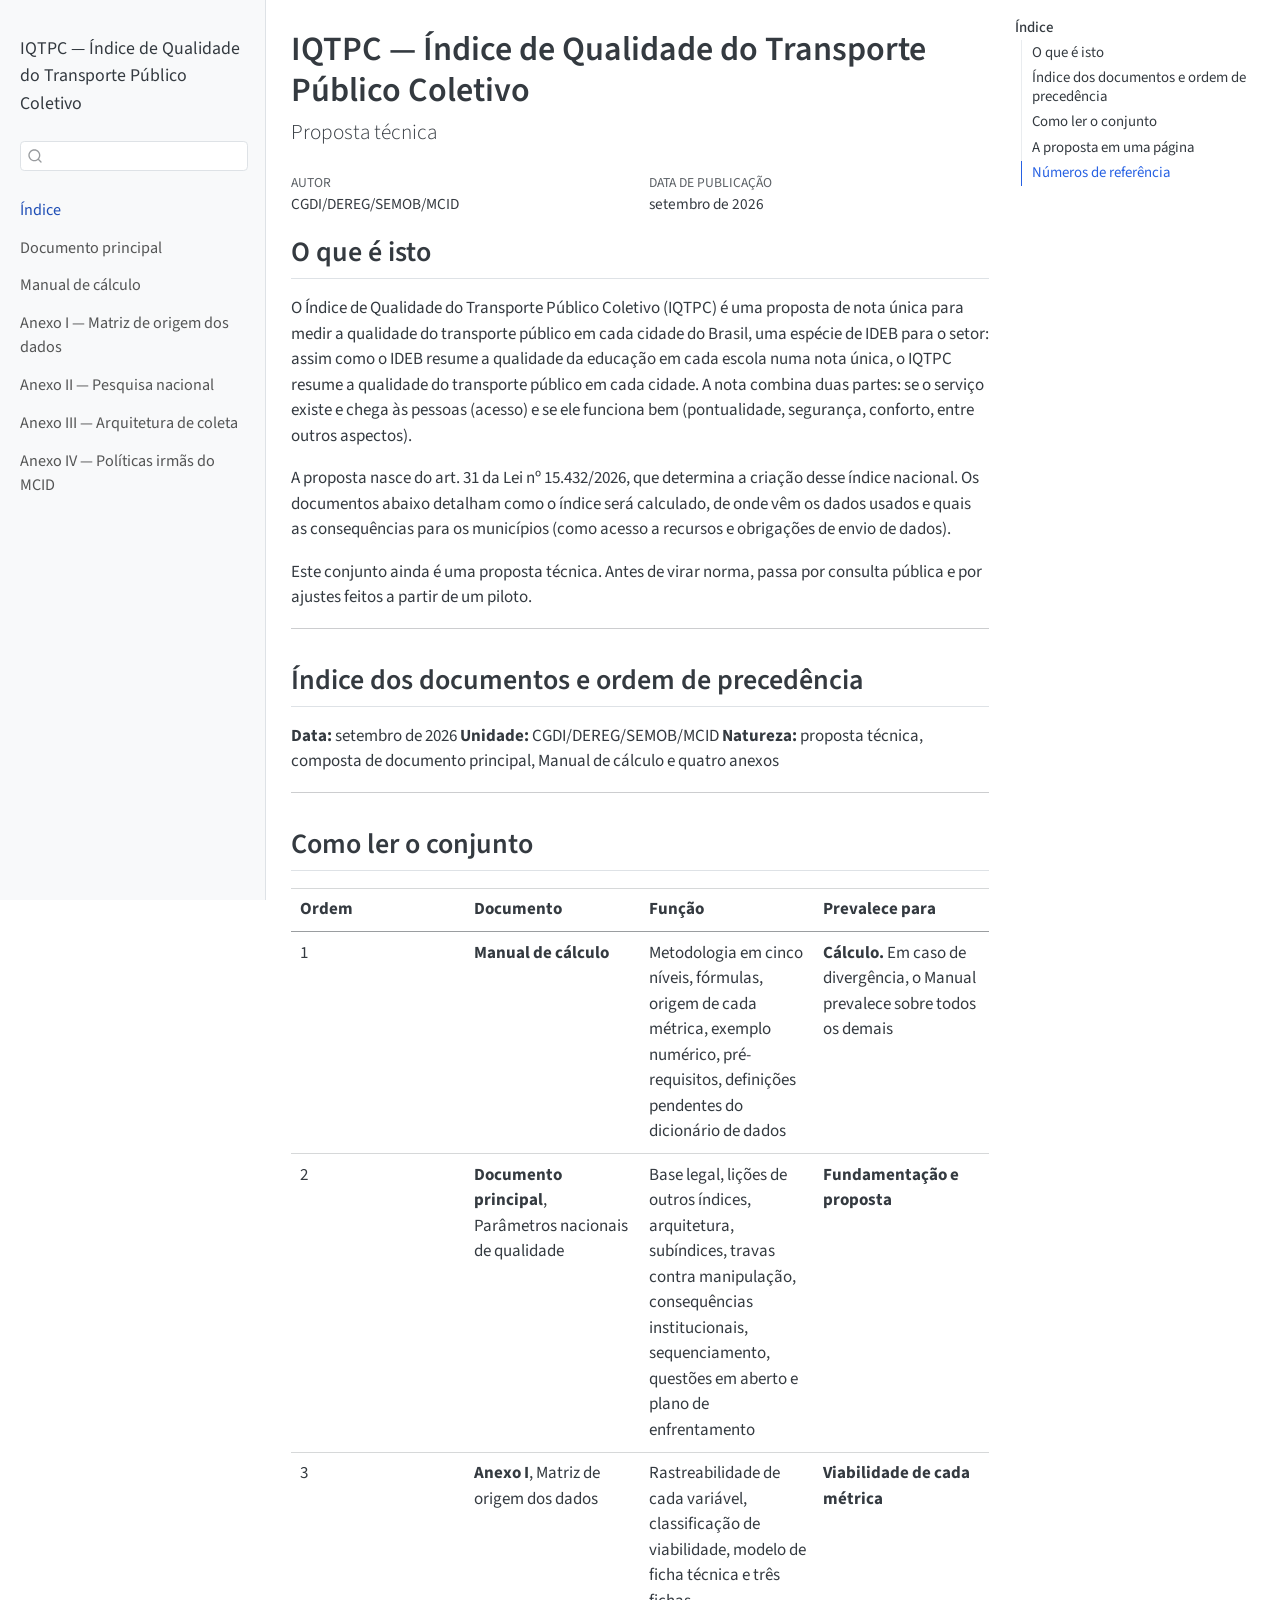
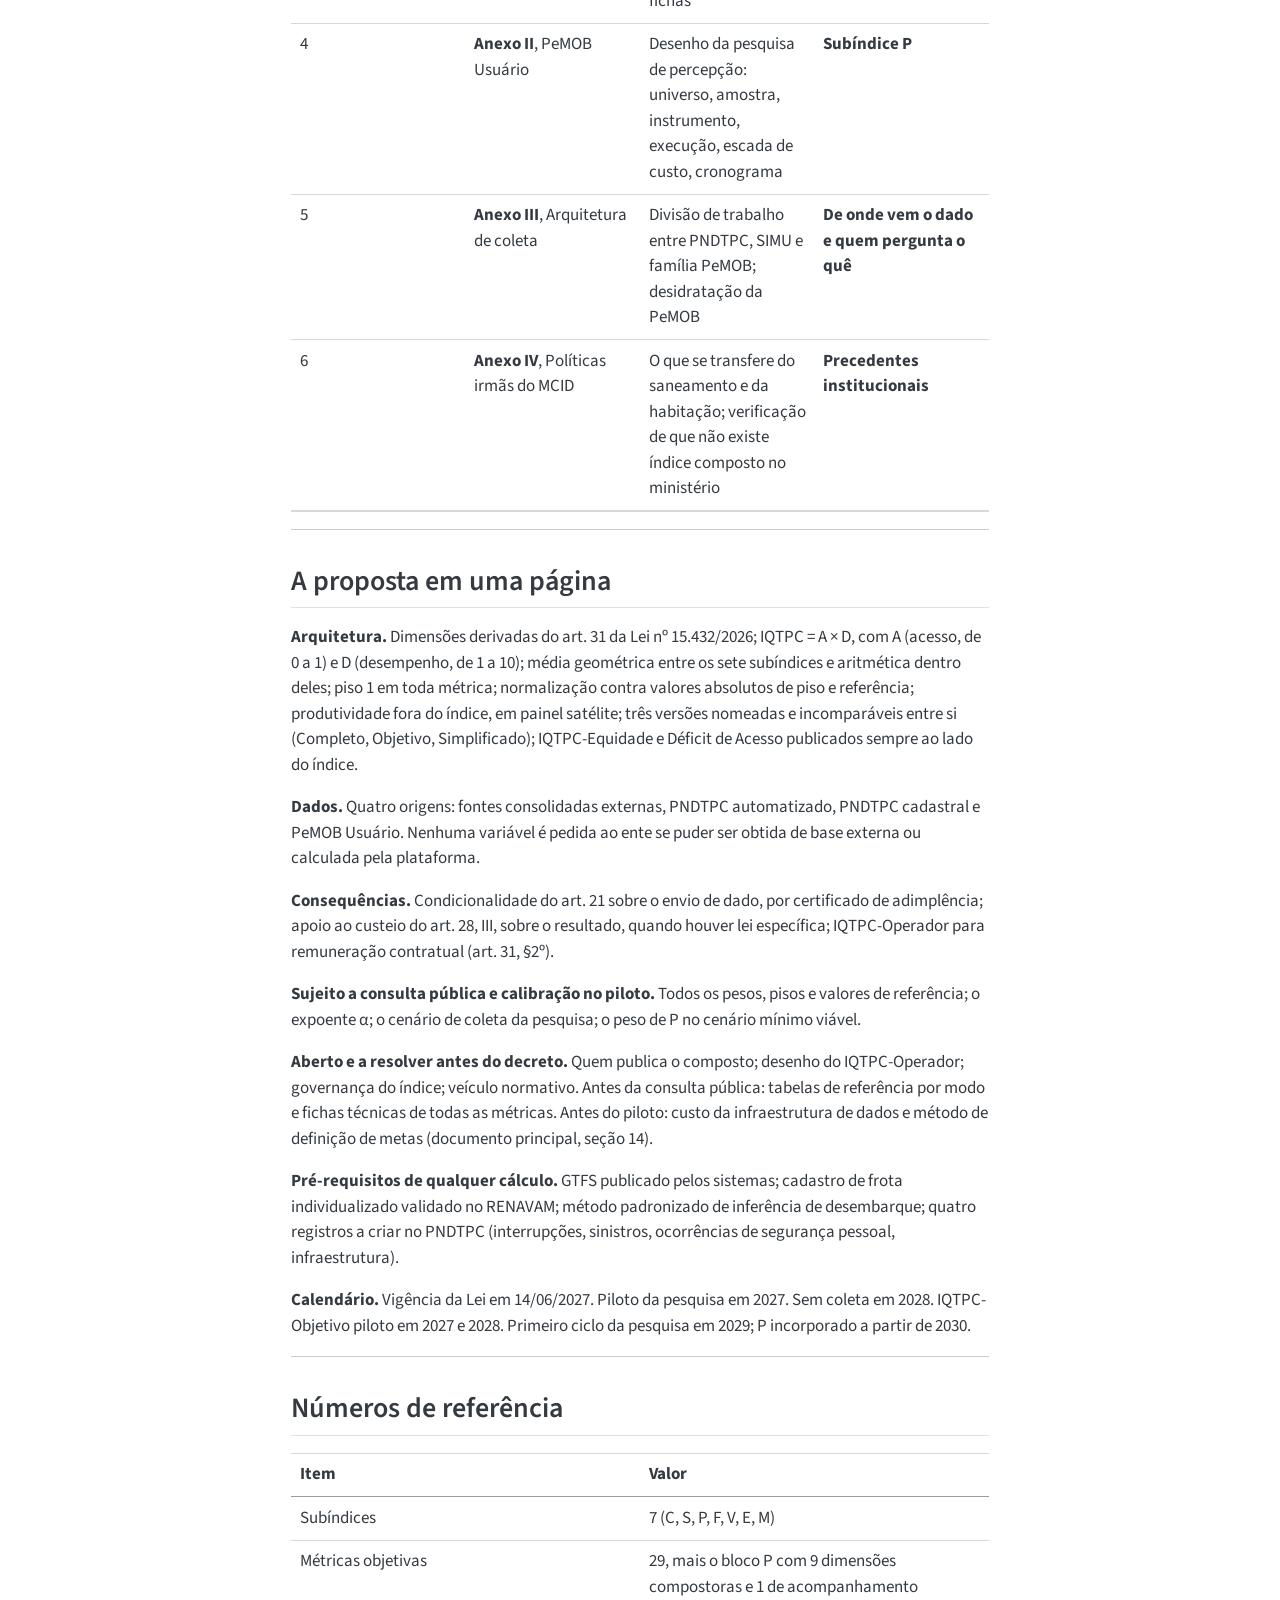
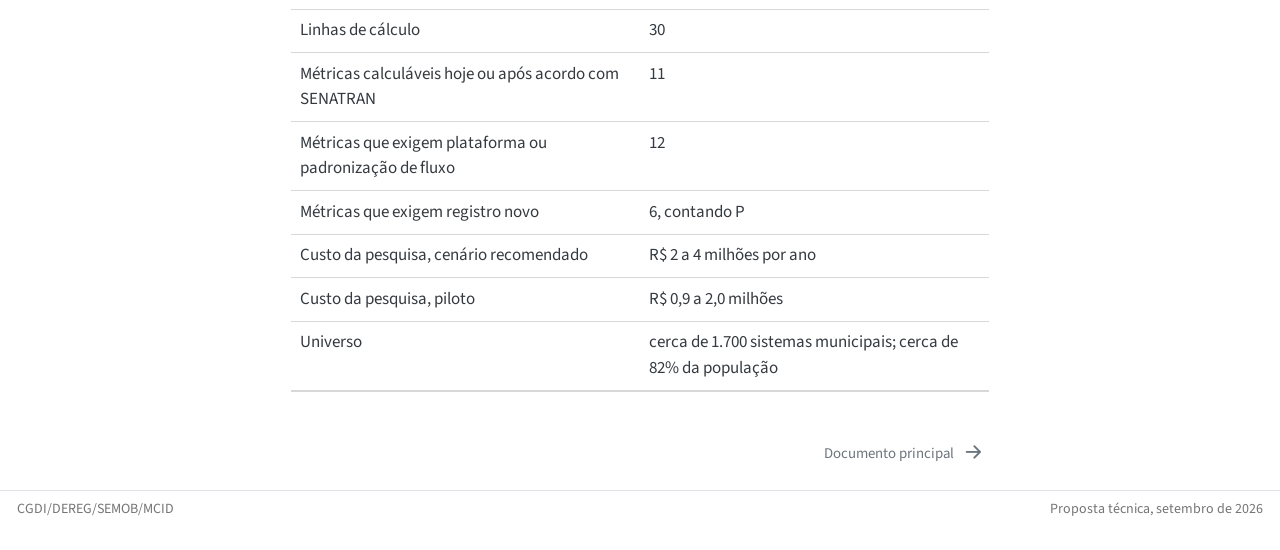
<file: index.html>
<!DOCTYPE html>
<html xmlns="http://www.w3.org/1999/xhtml" lang="pt-br" xml:lang="pt-br"><head>

<meta charset="utf-8">
<meta name="generator" content="quarto-1.10.18">

<meta name="viewport" content="width=device-width, initial-scale=1.0, user-scalable=yes">

<meta name="author" content="CGDI/DEREG/SEMOB/MCID">

<title>IQTPC — Índice de Qualidade do Transporte Público Coletivo</title>
<style>
/* Default styles provided by pandoc.
** See https://pandoc.org/MANUAL.html#variables-for-html for config info.
*/
span.smallcaps{font-variant: small-caps;}
div.columns{display: flex; gap: 1.5em;}
div.column{flex: auto;}
@media screen {
div.columns{gap: min(4vw, 1.5em);}
div.column{overflow-x: auto;}
}
div.hanging-indent{margin-left: 1.5em; text-indent: -1.5em;}
ul.task-list{list-style: none;}
ul.task-list li input[type="checkbox"] {
  width: 0.8em;
  margin: 0 0.8em 0.2em -1em; /* quarto-specific, see https://github.com/quarto-dev/quarto-cli/issues/4556 */ 
  vertical-align: middle;
}
</style>


<script src="site_libs/quarto-nav/quarto-nav.js"></script>
<script src="site_libs/quarto-nav/headroom.min.js"></script>
<script src="site_libs/clipboard/clipboard.min.js"></script>
<script src="site_libs/quarto-search/autocomplete.umd.js"></script>
<script src="site_libs/quarto-search/fuse.min.js"></script>
<script src="site_libs/quarto-search/quarto-search.js"></script>
<meta name="quarto:offset" content="./">
<link href="./IQTPC_parametros_qualidade_transporte_publico.html" rel="next">
<script src="site_libs/quarto-html/quarto.js" type="module"></script>
<script src="site_libs/quarto-html/tabsets/tabsets.js" type="module"></script>
<script src="site_libs/quarto-html/popper.min.js"></script>
<script src="site_libs/quarto-html/tippy.umd.min.js"></script>
<script src="site_libs/quarto-html/anchor.min.js"></script>
<link href="site_libs/quarto-html/tippy.css" rel="stylesheet">
<link href="site_libs/quarto-html/quarto-syntax-highlighting-64a204ab8560d761af7679ceaba22944.css" rel="stylesheet" id="quarto-text-highlighting-styles">
<script src="site_libs/bootstrap/bootstrap.min.js"></script>
<link href="site_libs/bootstrap/bootstrap-icons.css" rel="stylesheet">
<link href="site_libs/bootstrap/bootstrap-3d0bd47461f99955ab7d9992b8f70444.min.css" rel="stylesheet" append-hash="true" id="quarto-bootstrap" data-mode="light">
<script id="quarto-search-options" type="application/json">{
  "location": "sidebar",
  "copy-button": false,
  "collapse-after": 3,
  "panel-placement": "start",
  "type": "textbox",
  "limit": 50,
  "keyboard-shortcut": [
    "f",
    "/",
    "s"
  ],
  "show-item-context": false,
  "language": {
    "search-no-results-text": "Nenhum resultado",
    "search-matching-documents-text": "documentos correspondentes",
    "search-copy-link-title": "Copiar link para a busca",
    "search-hide-matches-text": "Esconder correspondências adicionais",
    "search-more-match-text": "mais correspondência neste documento",
    "search-more-matches-text": "mais correspondências neste documento",
    "search-clear-button-title": "Limpar",
    "search-text-placeholder": "",
    "search-detached-cancel-button-title": "Cancelar",
    "search-submit-button-title": "Enviar",
    "search-label": "Procurar"
  }
}</script>


</head>

<body class="nav-sidebar docked quarto-light">

<div id="quarto-search-results"></div>
  <header id="quarto-header" class="headroom fixed-top">
  <nav class="quarto-secondary-nav">
    <div class="container-fluid d-flex">
      <button type="button" class="quarto-btn-toggle btn" data-bs-toggle="collapse" role="button" data-bs-target=".quarto-sidebar-collapse-item" aria-controls="quarto-sidebar" aria-expanded="false" aria-label="Alternar barra lateral" onclick="if (window.quartoToggleHeadroom) { window.quartoToggleHeadroom(); }">
        <i class="bi bi-layout-text-sidebar-reverse"></i>
      </button>
        <nav class="quarto-page-breadcrumbs" aria-label="breadcrumb"><ol class="breadcrumb"><li class="breadcrumb-item"><a href="./index.html"><span class="chapter-title">Índice</span></a></li></ol></nav>
        <a class="flex-grow-1" role="navigation" data-bs-toggle="collapse" data-bs-target=".quarto-sidebar-collapse-item" aria-controls="quarto-sidebar" aria-expanded="false" aria-label="Alternar barra lateral" onclick="if (window.quartoToggleHeadroom) { window.quartoToggleHeadroom(); }">      
        </a>
      <button type="button" class="btn quarto-search-button" aria-label="Procurar" onclick="window.quartoOpenSearch();">
        <i class="bi bi-search"></i>
      </button>
    </div>
  </nav>
</header>
<!-- content -->
<div id="quarto-content" class="quarto-container page-columns page-rows-contents page-layout-article">
<!-- sidebar -->
  <nav id="quarto-sidebar" class="sidebar collapse collapse-horizontal quarto-sidebar-collapse-item sidebar-navigation docked overflow-auto">
    <div class="pt-lg-2 mt-2 text-left sidebar-header">
    <div class="sidebar-title mb-0 py-0">
      <a href="./">IQTPC — Índice de Qualidade do Transporte Público Coletivo</a> 
    </div>
      </div>
        <div class="mt-2 flex-shrink-0 align-items-center">
        <div class="sidebar-search">
        <div id="quarto-search" class="" title="Procurar"></div>
        </div>
        </div>
    <div class="sidebar-menu-container"> 
    <ul class="list-unstyled mt-1">
        <li class="sidebar-item">
  <div class="sidebar-item-container"> 
  <a href="./index.html" class="sidebar-item-text sidebar-link active"><span class="chapter-title">Índice</span></a>
  </div>
</li>
        <li class="sidebar-item">
  <div class="sidebar-item-container"> 
  <a href="./IQTPC_parametros_qualidade_transporte_publico.html" class="sidebar-item-text sidebar-link"><span class="chapter-title">Documento principal</span></a>
  </div>
</li>
        <li class="sidebar-item">
  <div class="sidebar-item-container"> 
  <a href="./IQTPC_Manual_de_calculo.html" class="sidebar-item-text sidebar-link"><span class="chapter-title">Manual de cálculo</span></a>
  </div>
</li>
        <li class="sidebar-item">
  <div class="sidebar-item-container"> 
  <a href="./IQTPC_Anexo_I_matriz_origem_dados.html" class="sidebar-item-text sidebar-link"><span class="chapter-title">Anexo I — Matriz de origem dos dados</span></a>
  </div>
</li>
        <li class="sidebar-item">
  <div class="sidebar-item-container"> 
  <a href="./IQTPC_Anexo_II_pesquisa_nacional.html" class="sidebar-item-text sidebar-link"><span class="chapter-title">Anexo II — Pesquisa nacional</span></a>
  </div>
</li>
        <li class="sidebar-item">
  <div class="sidebar-item-container"> 
  <a href="./IQTPC_Anexo_III_arquitetura_coleta_pemob.html" class="sidebar-item-text sidebar-link"><span class="chapter-title">Anexo III — Arquitetura de coleta</span></a>
  </div>
</li>
        <li class="sidebar-item">
  <div class="sidebar-item-container"> 
  <a href="./IQTPC_Anexo_IV_aproveitamento_politicas_MCID.html" class="sidebar-item-text sidebar-link"><span class="chapter-title">Anexo IV — Políticas irmãs do MCID</span></a>
  </div>
</li>
    </ul>
    </div>
</nav>
<div id="quarto-sidebar-glass" class="quarto-sidebar-collapse-item" data-bs-toggle="collapse" data-bs-target=".quarto-sidebar-collapse-item"></div>
<!-- margin-sidebar -->
    <div id="quarto-margin-sidebar" class="sidebar margin-sidebar">
        <nav id="TOC" role="doc-toc" class="toc-active">
    <h2 id="toc-title">Índice</h2>
   
  <ul>
  <li><a href="#o-que-é-isto" id="toc-o-que-é-isto" class="nav-link active" data-scroll-target="#o-que-é-isto">O que é isto</a></li>
  <li><a href="#índice-dos-documentos-e-ordem-de-precedência" id="toc-índice-dos-documentos-e-ordem-de-precedência" class="nav-link" data-scroll-target="#índice-dos-documentos-e-ordem-de-precedência">Índice dos documentos e ordem de precedência</a></li>
  <li><a href="#como-ler-o-conjunto" id="toc-como-ler-o-conjunto" class="nav-link" data-scroll-target="#como-ler-o-conjunto">Como ler o conjunto</a></li>
  <li><a href="#a-proposta-em-uma-página" id="toc-a-proposta-em-uma-página" class="nav-link" data-scroll-target="#a-proposta-em-uma-página">A proposta em uma página</a></li>
  <li><a href="#números-de-referência" id="toc-números-de-referência" class="nav-link" data-scroll-target="#números-de-referência">Números de referência</a></li>
  </ul>
</nav>
    </div>
<!-- main -->
<main class="content" id="quarto-document-content">

<header id="title-block-header" class="quarto-title-block default">
<div class="quarto-title">
<h1 class="title">IQTPC — Índice de Qualidade do Transporte Público Coletivo</h1>
<p class="subtitle lead">Proposta técnica</p>
</div>



<div class="quarto-title-meta">

    <div>
    <div class="quarto-title-meta-heading">Autor</div>
    <div class="quarto-title-meta-contents">
             <p>CGDI/DEREG/SEMOB/MCID </p>
          </div>
  </div>
    
    <div>
    <div class="quarto-title-meta-heading">Data de Publicação</div>
    <div class="quarto-title-meta-contents">
      <p class="date">setembro de 2026</p>
    </div>
  </div>
  
    
  </div>
  


</header>


<section id="o-que-é-isto" class="level2">
<h2 class="anchored" data-anchor-id="o-que-é-isto">O que é isto</h2>
<p>O Índice de Qualidade do Transporte Público Coletivo (IQTPC) é uma proposta de nota única para medir a qualidade do transporte público em cada cidade do Brasil, uma espécie de IDEB para o setor: assim como o IDEB resume a qualidade da educação em cada escola numa nota única, o IQTPC resume a qualidade do transporte público em cada cidade. A nota combina duas partes: se o serviço existe e chega às pessoas (acesso) e se ele funciona bem (pontualidade, segurança, conforto, entre outros aspectos).</p>
<p>A proposta nasce do art. 31 da Lei nº 15.432/2026, que determina a criação desse índice nacional. Os documentos abaixo detalham como o índice será calculado, de onde vêm os dados usados e quais as consequências para os municípios (como acesso a recursos e obrigações de envio de dados).</p>
<p>Este conjunto ainda é uma proposta técnica. Antes de virar norma, passa por consulta pública e por ajustes feitos a partir de um piloto.</p>
<hr>
</section>
<section id="índice-dos-documentos-e-ordem-de-precedência" class="level2">
<h2 class="anchored" data-anchor-id="índice-dos-documentos-e-ordem-de-precedência">Índice dos documentos e ordem de precedência</h2>
<p><strong>Data:</strong> setembro de 2026 <strong>Unidade:</strong> CGDI/DEREG/SEMOB/MCID <strong>Natureza:</strong> proposta técnica, composta de documento principal, Manual de cálculo e quatro anexos</p>
<hr>
</section>
<section id="como-ler-o-conjunto" class="level2">
<h2 class="anchored" data-anchor-id="como-ler-o-conjunto">Como ler o conjunto</h2>
<table class="caption-top table">
<colgroup>
<col style="width: 25%">
<col style="width: 25%">
<col style="width: 25%">
<col style="width: 25%">
</colgroup>
<thead>
<tr class="header">
<th>Ordem</th>
<th>Documento</th>
<th>Função</th>
<th>Prevalece para</th>
</tr>
</thead>
<tbody>
<tr class="odd">
<td>1</td>
<td><strong>Manual de cálculo</strong></td>
<td>Metodologia em cinco níveis, fórmulas, origem de cada métrica, exemplo numérico, pré-requisitos, definições pendentes do dicionário de dados</td>
<td><strong>Cálculo.</strong> Em caso de divergência, o Manual prevalece sobre todos os demais</td>
</tr>
<tr class="even">
<td>2</td>
<td><strong>Documento principal</strong>, Parâmetros nacionais de qualidade</td>
<td>Base legal, lições de outros índices, arquitetura, subíndices, travas contra manipulação, consequências institucionais, sequenciamento, questões em aberto e plano de enfrentamento</td>
<td><strong>Fundamentação e proposta</strong></td>
</tr>
<tr class="odd">
<td>3</td>
<td><strong>Anexo I</strong>, Matriz de origem dos dados</td>
<td>Rastreabilidade de cada variável, classificação de viabilidade, modelo de ficha técnica e três fichas</td>
<td><strong>Viabilidade de cada métrica</strong></td>
</tr>
<tr class="even">
<td>4</td>
<td><strong>Anexo II</strong>, PeMOB Usuário</td>
<td>Desenho da pesquisa de percepção: universo, amostra, instrumento, execução, escada de custo, cronograma</td>
<td><strong>Subíndice P</strong></td>
</tr>
<tr class="odd">
<td>5</td>
<td><strong>Anexo III</strong>, Arquitetura de coleta</td>
<td>Divisão de trabalho entre PNDTPC, SIMU e família PeMOB; desidratação da PeMOB</td>
<td><strong>De onde vem o dado e quem pergunta o quê</strong></td>
</tr>
<tr class="even">
<td>6</td>
<td><strong>Anexo IV</strong>, Políticas irmãs do MCID</td>
<td>O que se transfere do saneamento e da habitação; verificação de que não existe índice composto no ministério</td>
<td><strong>Precedentes institucionais</strong></td>
</tr>
</tbody>
</table>
<hr>
</section>
<section id="a-proposta-em-uma-página" class="level2">
<h2 class="anchored" data-anchor-id="a-proposta-em-uma-página">A proposta em uma página</h2>
<p><strong>Arquitetura.</strong> Dimensões derivadas do art. 31 da Lei nº 15.432/2026; IQTPC = A × D, com A (acesso, de 0 a 1) e D (desempenho, de 1 a 10); média geométrica entre os sete subíndices e aritmética dentro deles; piso 1 em toda métrica; normalização contra valores absolutos de piso e referência; produtividade fora do índice, em painel satélite; três versões nomeadas e incomparáveis entre si (Completo, Objetivo, Simplificado); IQTPC-Equidade e Déficit de Acesso publicados sempre ao lado do índice.</p>
<p><strong>Dados.</strong> Quatro origens: fontes consolidadas externas, PNDTPC automatizado, PNDTPC cadastral e PeMOB Usuário. Nenhuma variável é pedida ao ente se puder ser obtida de base externa ou calculada pela plataforma.</p>
<p><strong>Consequências.</strong> Condicionalidade do art. 21 sobre o envio de dado, por certificado de adimplência; apoio ao custeio do art. 28, III, sobre o resultado, quando houver lei específica; IQTPC-Operador para remuneração contratual (art. 31, §2º).</p>
<p><strong>Sujeito a consulta pública e calibração no piloto.</strong> Todos os pesos, pisos e valores de referência; o expoente α; o cenário de coleta da pesquisa; o peso de P no cenário mínimo viável.</p>
<p><strong>Aberto e a resolver antes do decreto.</strong> Quem publica o composto; desenho do IQTPC-Operador; governança do índice; veículo normativo. Antes da consulta pública: tabelas de referência por modo e fichas técnicas de todas as métricas. Antes do piloto: custo da infraestrutura de dados e método de definição de metas (documento principal, seção 14).</p>
<p><strong>Pré-requisitos de qualquer cálculo.</strong> GTFS publicado pelos sistemas; cadastro de frota individualizado validado no RENAVAM; método padronizado de inferência de desembarque; quatro registros a criar no PNDTPC (interrupções, sinistros, ocorrências de segurança pessoal, infraestrutura).</p>
<p><strong>Calendário.</strong> Vigência da Lei em 14/06/2027. Piloto da pesquisa em 2027. Sem coleta em 2028. IQTPC-Objetivo piloto em 2027 e 2028. Primeiro ciclo da pesquisa em 2029; P incorporado a partir de 2030.</p>
<hr>
</section>
<section id="números-de-referência" class="level2">
<h2 class="anchored" data-anchor-id="números-de-referência">Números de referência</h2>
<table class="caption-top table">
<colgroup>
<col style="width: 50%">
<col style="width: 50%">
</colgroup>
<thead>
<tr class="header">
<th>Item</th>
<th>Valor</th>
</tr>
</thead>
<tbody>
<tr class="odd">
<td>Subíndices</td>
<td>7 (C, S, P, F, V, E, M)</td>
</tr>
<tr class="even">
<td>Métricas objetivas</td>
<td>29, mais o bloco P com 9 dimensões compostoras e 1 de acompanhamento</td>
</tr>
<tr class="odd">
<td>Linhas de cálculo</td>
<td>30</td>
</tr>
<tr class="even">
<td>Métricas calculáveis hoje ou após acordo com SENATRAN</td>
<td>11</td>
</tr>
<tr class="odd">
<td>Métricas que exigem plataforma ou padronização de fluxo</td>
<td>12</td>
</tr>
<tr class="even">
<td>Métricas que exigem registro novo</td>
<td>6, contando P</td>
</tr>
<tr class="odd">
<td>Custo da pesquisa, cenário recomendado</td>
<td>R$ 2 a 4 milhões por ano</td>
</tr>
<tr class="even">
<td>Custo da pesquisa, piloto</td>
<td>R$ 0,9 a 2,0 milhões</td>
</tr>
<tr class="odd">
<td>Universo</td>
<td>cerca de 1.700 sistemas municipais; cerca de 82% da população</td>
</tr>
</tbody>
</table>


</section>

</main> <!-- /main -->
<script id="quarto-html-after-body" type="application/javascript">
  window.document.addEventListener("DOMContentLoaded", function (event) {
    const icon = "";
    const anchorJS = new window.AnchorJS();
    anchorJS.options = {
      placement: 'right',
      icon: icon
    };
    anchorJS.add('.anchored');
      var localhostRegex = new RegExp(/^(?:http|https):\/\/localhost\:?[0-9]*\//);
      var mailtoRegex = new RegExp(/^mailto:/);
        var filterRegex = new RegExp('/' + window.location.host + '/');
      var isInternal = (href) => {
          return filterRegex.test(href) || localhostRegex.test(href) || mailtoRegex.test(href);
      }
      // Inspect non-navigation links and adorn them if external
     var links = window.document.querySelectorAll('a[href]:not(.nav-link):not(.navbar-brand):not(.toc-action):not(.sidebar-link):not(.sidebar-item-toggle):not(.pagination-link):not(.no-external):not([aria-hidden]):not(.dropdown-item):not(.quarto-navigation-tool):not(.about-link)');
      for (var i=0; i<links.length; i++) {
        const link = links[i];
        if (!isInternal(link.href)) {
          // undo the damage that might have been done by quarto-nav.js in the case of
          // links that we want to consider external
          if (link.dataset.originalHref !== undefined) {
            link.href = link.dataset.originalHref;
          }
        }
      }
    function tippyHover(el, contentFn, onTriggerFn, onUntriggerFn) {
      const config = {
        allowHTML: true,
        maxWidth: 500,
        delay: 100,
        arrow: false,
        appendTo: function(el) {
            return el.parentElement;
        },
        interactive: true,
        interactiveBorder: 10,
        theme: 'quarto',
        placement: 'bottom-start',
      };
      if (contentFn) {
        config.content = contentFn;
      }
      if (onTriggerFn) {
        config.onTrigger = onTriggerFn;
      }
      if (onUntriggerFn) {
        config.onUntrigger = onUntriggerFn;
      }
      window.tippy(el, config); 
    }
    const noterefs = window.document.querySelectorAll('a[role="doc-noteref"]');
    for (var i=0; i<noterefs.length; i++) {
      const ref = noterefs[i];
      tippyHover(ref, function() {
        // use id or data attribute instead here
        let href = ref.getAttribute('data-footnote-href') || ref.getAttribute('href');
        try { href = new URL(href).hash; } catch {}
        const id = href.replace(/^#\/?/, "");
        const note = window.document.getElementById(id);
        if (note) {
          return note.innerHTML;
        } else {
          return "";
        }
      });
    }
    const xrefs = window.document.querySelectorAll('a.quarto-xref');
    const processXRef = (id, note) => {
      // Strip column container classes
      const stripColumnClz = (el) => {
        el.classList.remove("page-full", "page-columns");
        if (el.children) {
          for (const child of el.children) {
            stripColumnClz(child);
          }
        }
      }
      stripColumnClz(note)
      if (id === null || id.startsWith('sec-')) {
        // Special case sections, only their first couple elements
        const container = document.createElement("div");
        if (note.children && note.children.length > 2) {
          container.appendChild(note.children[0].cloneNode(true));
          for (let i = 1; i < note.children.length; i++) {
            const child = note.children[i];
            if (child.tagName === "P" && child.innerText === "") {
              continue;
            } else {
              container.appendChild(child.cloneNode(true));
              break;
            }
          }
          if (window.Quarto?.typesetMath) {
            window.Quarto.typesetMath(container);
          }
          return container.innerHTML
        } else {
          if (window.Quarto?.typesetMath) {
            window.Quarto.typesetMath(note);
          }
          return note.innerHTML;
        }
      } else {
        // Remove any anchor links if they are present
        const anchorLink = note.querySelector('a.anchorjs-link');
        if (anchorLink) {
          anchorLink.remove();
        }
        if (window.Quarto?.typesetMath) {
          window.Quarto.typesetMath(note);
        }
        if (note.classList.contains("callout")) {
          return note.outerHTML;
        } else {
          return note.innerHTML;
        }
      }
    }
    for (var i=0; i<xrefs.length; i++) {
      const xref = xrefs[i];
      tippyHover(xref, undefined, function(instance) {
        instance.disable();
        let url = xref.getAttribute('href');
        let hash = undefined; 
        if (url.startsWith('#')) {
          hash = url;
        } else {
          try { hash = new URL(url).hash; } catch {}
        }
        if (hash) {
          const id = hash.replace(/^#\/?/, "");
          const note = window.document.getElementById(id);
          if (note !== null) {
            try {
              const html = processXRef(id, note.cloneNode(true));
              instance.setContent(html);
            } finally {
              instance.enable();
              instance.show();
            }
          } else {
            // See if we can fetch this
            fetch(url.split('#')[0])
            .then(res => res.text())
            .then(html => {
              const parser = new DOMParser();
              const htmlDoc = parser.parseFromString(html, "text/html");
              const note = htmlDoc.getElementById(id);
              if (note !== null) {
                const html = processXRef(id, note);
                instance.setContent(html);
              } 
            }).finally(() => {
              instance.enable();
              instance.show();
            });
          }
        } else {
          // See if we can fetch a full url (with no hash to target)
          // This is a special case and we should probably do some content thinning / targeting
          fetch(url)
          .then(res => res.text())
          .then(html => {
            const parser = new DOMParser();
            const htmlDoc = parser.parseFromString(html, "text/html");
            const note = htmlDoc.querySelector('main.content');
            if (note !== null) {
              // This should only happen for chapter cross references
              // (since there is no id in the URL)
              // remove the first header
              if (note.children.length > 0 && note.children[0].tagName === "HEADER") {
                note.children[0].remove();
              }
              const html = processXRef(null, note);
              instance.setContent(html);
            } 
          }).finally(() => {
            instance.enable();
            instance.show();
          });
        }
      }, function(instance) {
      });
    }
        let selectedAnnoteEl;
        const selectorForAnnotation = ( cell, annotation) => {
          let cellAttr = 'data-code-cell="' + cell + '"';
          let lineAttr = 'data-code-annotation="' +  annotation + '"';
          const selector = 'span[' + cellAttr + '][' + lineAttr + ']';
          return selector;
        }
        const selectCodeLines = (annoteEl) => {
          const doc = window.document;
          const targetCell = annoteEl.getAttribute("data-target-cell");
          const targetAnnotation = annoteEl.getAttribute("data-target-annotation");
          const annoteSpan = window.document.querySelector(selectorForAnnotation(targetCell, targetAnnotation));
          const lines = annoteSpan.getAttribute("data-code-lines").split(",");
          const lineIds = lines.map((line) => {
            return targetCell + "-" + line;
          })
          let top = null;
          let height = null;
          let parent = null;
          if (lineIds.length > 0) {
              //compute the position of the single el (top and bottom and make a div)
              const el = window.document.getElementById(lineIds[0]);
              top = el.offsetTop;
              height = el.offsetHeight;
              parent = el.parentElement.parentElement;
            if (lineIds.length > 1) {
              const lastEl = window.document.getElementById(lineIds[lineIds.length - 1]);
              const bottom = lastEl.offsetTop + lastEl.offsetHeight;
              height = bottom - top;
            }
            if (top !== null && height !== null && parent !== null) {
              // cook up a div (if necessary) and position it 
              let div = window.document.getElementById("code-annotation-line-highlight");
              if (div === null) {
                div = window.document.createElement("div");
                div.setAttribute("id", "code-annotation-line-highlight");
                div.style.position = 'absolute';
                parent.appendChild(div);
              }
              div.style.top = top - 2 + "px";
              div.style.height = height + 4 + "px";
              div.style.left = 0;
              let gutterDiv = window.document.getElementById("code-annotation-line-highlight-gutter");
              if (gutterDiv === null) {
                gutterDiv = window.document.createElement("div");
                gutterDiv.setAttribute("id", "code-annotation-line-highlight-gutter");
                gutterDiv.style.position = 'absolute';
                const codeCell = window.document.getElementById(targetCell);
                const gutter = codeCell.querySelector('.code-annotation-gutter');
                gutter.appendChild(gutterDiv);
              }
              gutterDiv.style.top = top - 2 + "px";
              gutterDiv.style.height = height + 4 + "px";
            }
            selectedAnnoteEl = annoteEl;
          }
        };
        const unselectCodeLines = () => {
          const elementsIds = ["code-annotation-line-highlight", "code-annotation-line-highlight-gutter"];
          elementsIds.forEach((elId) => {
            const div = window.document.getElementById(elId);
            if (div) {
              div.remove();
            }
          });
          selectedAnnoteEl = undefined;
        };
          // Handle positioning of the toggle
      window.addEventListener(
        "resize",
        throttle(() => {
          elRect = undefined;
          if (selectedAnnoteEl) {
            selectCodeLines(selectedAnnoteEl);
          }
        }, 10)
      );
      function throttle(fn, ms) {
      let throttle = false;
      let timer;
        return (...args) => {
          if(!throttle) { // first call gets through
              fn.apply(this, args);
              throttle = true;
          } else { // all the others get throttled
              if(timer) clearTimeout(timer); // cancel #2
              timer = setTimeout(() => {
                fn.apply(this, args);
                timer = throttle = false;
              }, ms);
          }
        };
      }
        // Attach click handler to the DT
        const annoteDls = window.document.querySelectorAll('dt[data-target-cell]');
        for (const annoteDlNode of annoteDls) {
          annoteDlNode.addEventListener('click', (event) => {
            const clickedEl = event.target;
            if (clickedEl !== selectedAnnoteEl) {
              unselectCodeLines();
              const activeEl = window.document.querySelector('dt[data-target-cell].code-annotation-active');
              if (activeEl) {
                activeEl.classList.remove('code-annotation-active');
              }
              selectCodeLines(clickedEl);
              clickedEl.classList.add('code-annotation-active');
            } else {
              // Unselect the line
              unselectCodeLines();
              clickedEl.classList.remove('code-annotation-active');
            }
          });
        }
    const findCites = (el) => {
      const parentEl = el.parentElement;
      if (parentEl) {
        const cites = parentEl.dataset.cites;
        if (cites) {
          return {
            el,
            cites: cites.split(' ')
          };
        } else {
          return findCites(el.parentElement)
        }
      } else {
        return undefined;
      }
    };
    var bibliorefs = window.document.querySelectorAll('a[role="doc-biblioref"]');
    for (var i=0; i<bibliorefs.length; i++) {
      const ref = bibliorefs[i];
      const citeInfo = findCites(ref);
      if (citeInfo) {
        tippyHover(citeInfo.el, function() {
          var popup = window.document.createElement('div');
          citeInfo.cites.forEach(function(cite) {
            var citeDiv = window.document.createElement('div');
            citeDiv.classList.add('hanging-indent');
            citeDiv.classList.add('csl-entry');
            var biblioDiv = window.document.getElementById('ref-' + cite);
            if (biblioDiv) {
              citeDiv.innerHTML = biblioDiv.innerHTML;
            }
            popup.appendChild(citeDiv);
          });
          return popup.innerHTML;
        });
      }
    }
  });
  </script>
<nav class="page-navigation">
  <div class="nav-page nav-page-previous">
  </div>
  <div class="nav-page nav-page-next">
      <a href="./IQTPC_parametros_qualidade_transporte_publico.html" class="pagination-link" aria-label="Documento principal">
        <span class="nav-page-text"><span class="chapter-title">Documento principal</span></span> <i class="bi bi-arrow-right-short"></i>
      </a>
  </div>
</nav>
</div> <!-- /content -->
<footer class="footer">
  <div class="nav-footer">
    <div class="nav-footer-left">
<p>CGDI/DEREG/SEMOB/MCID</p>
</div>   
    <div class="nav-footer-center">
      &nbsp;
    </div>
    <div class="nav-footer-right">
<p>Proposta técnica, setembro de 2026</p>
</div>
  </div>
</footer>




</body></html>
</file>
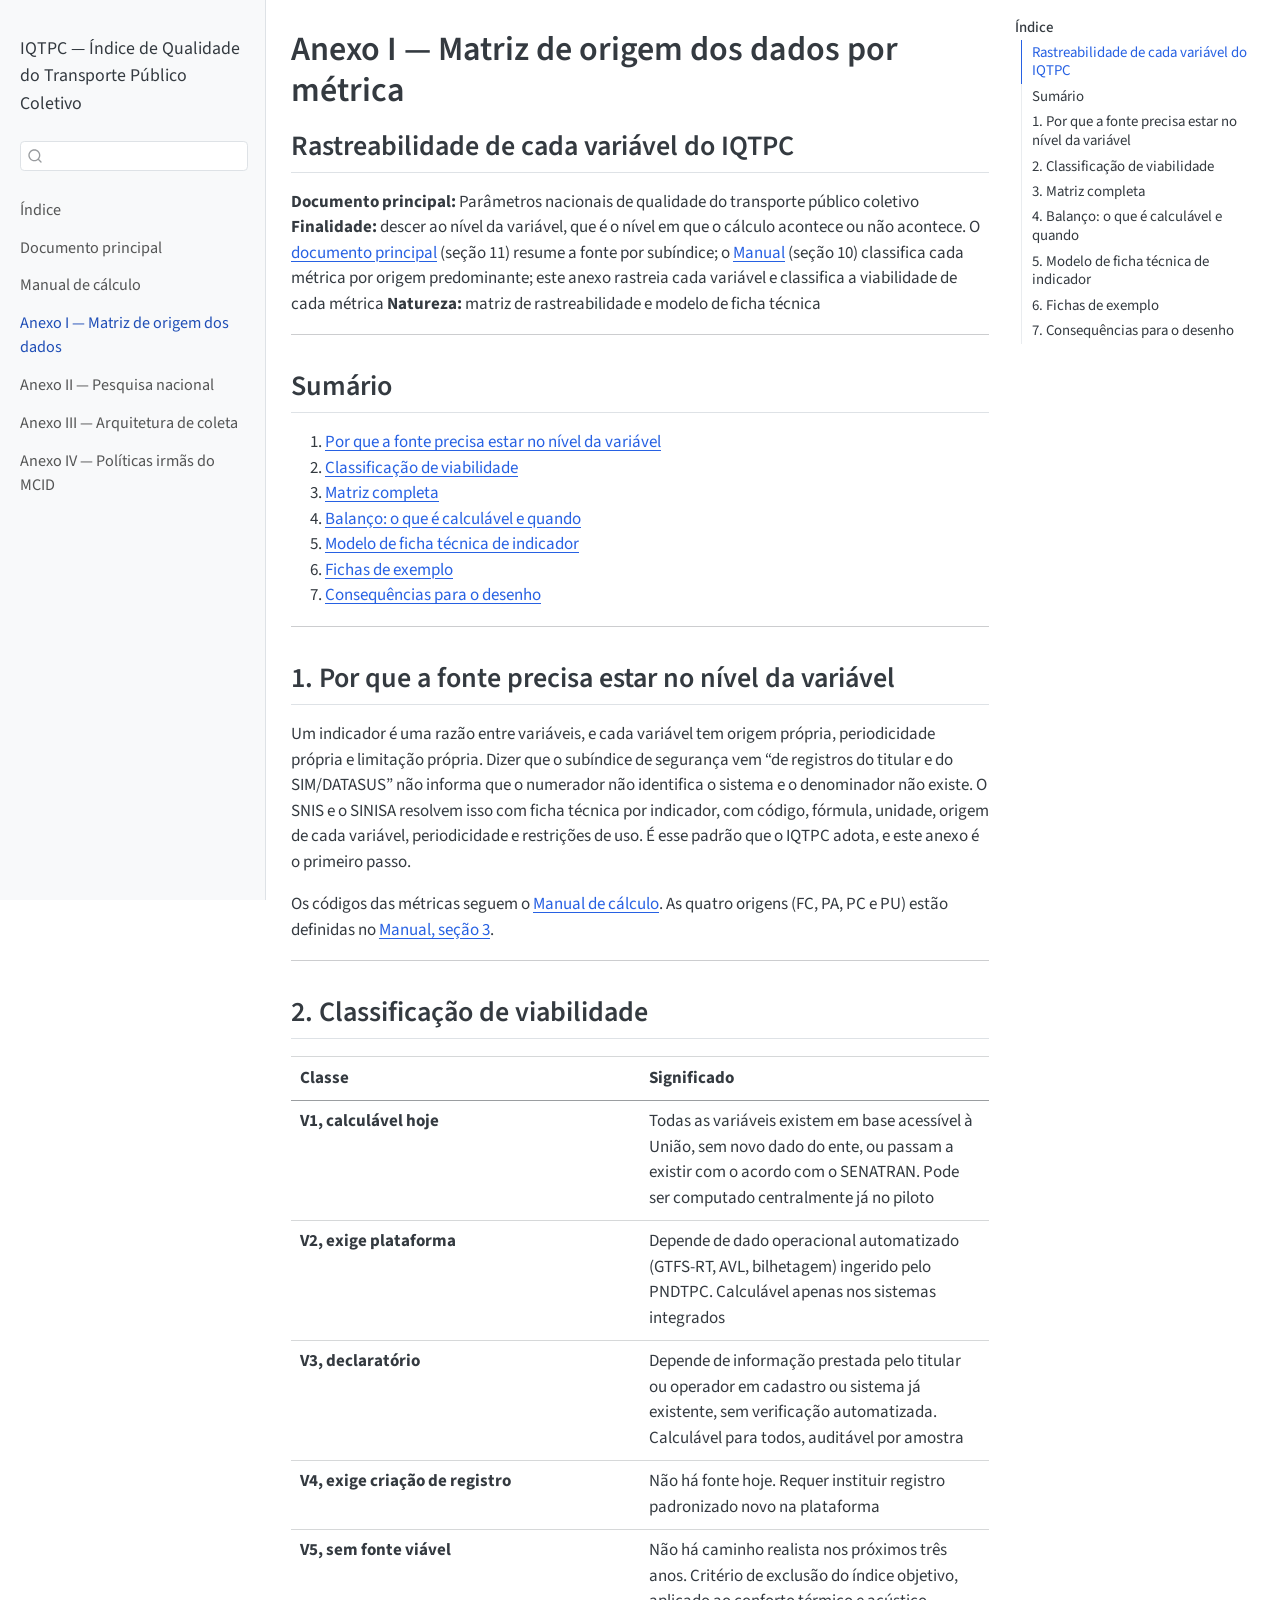
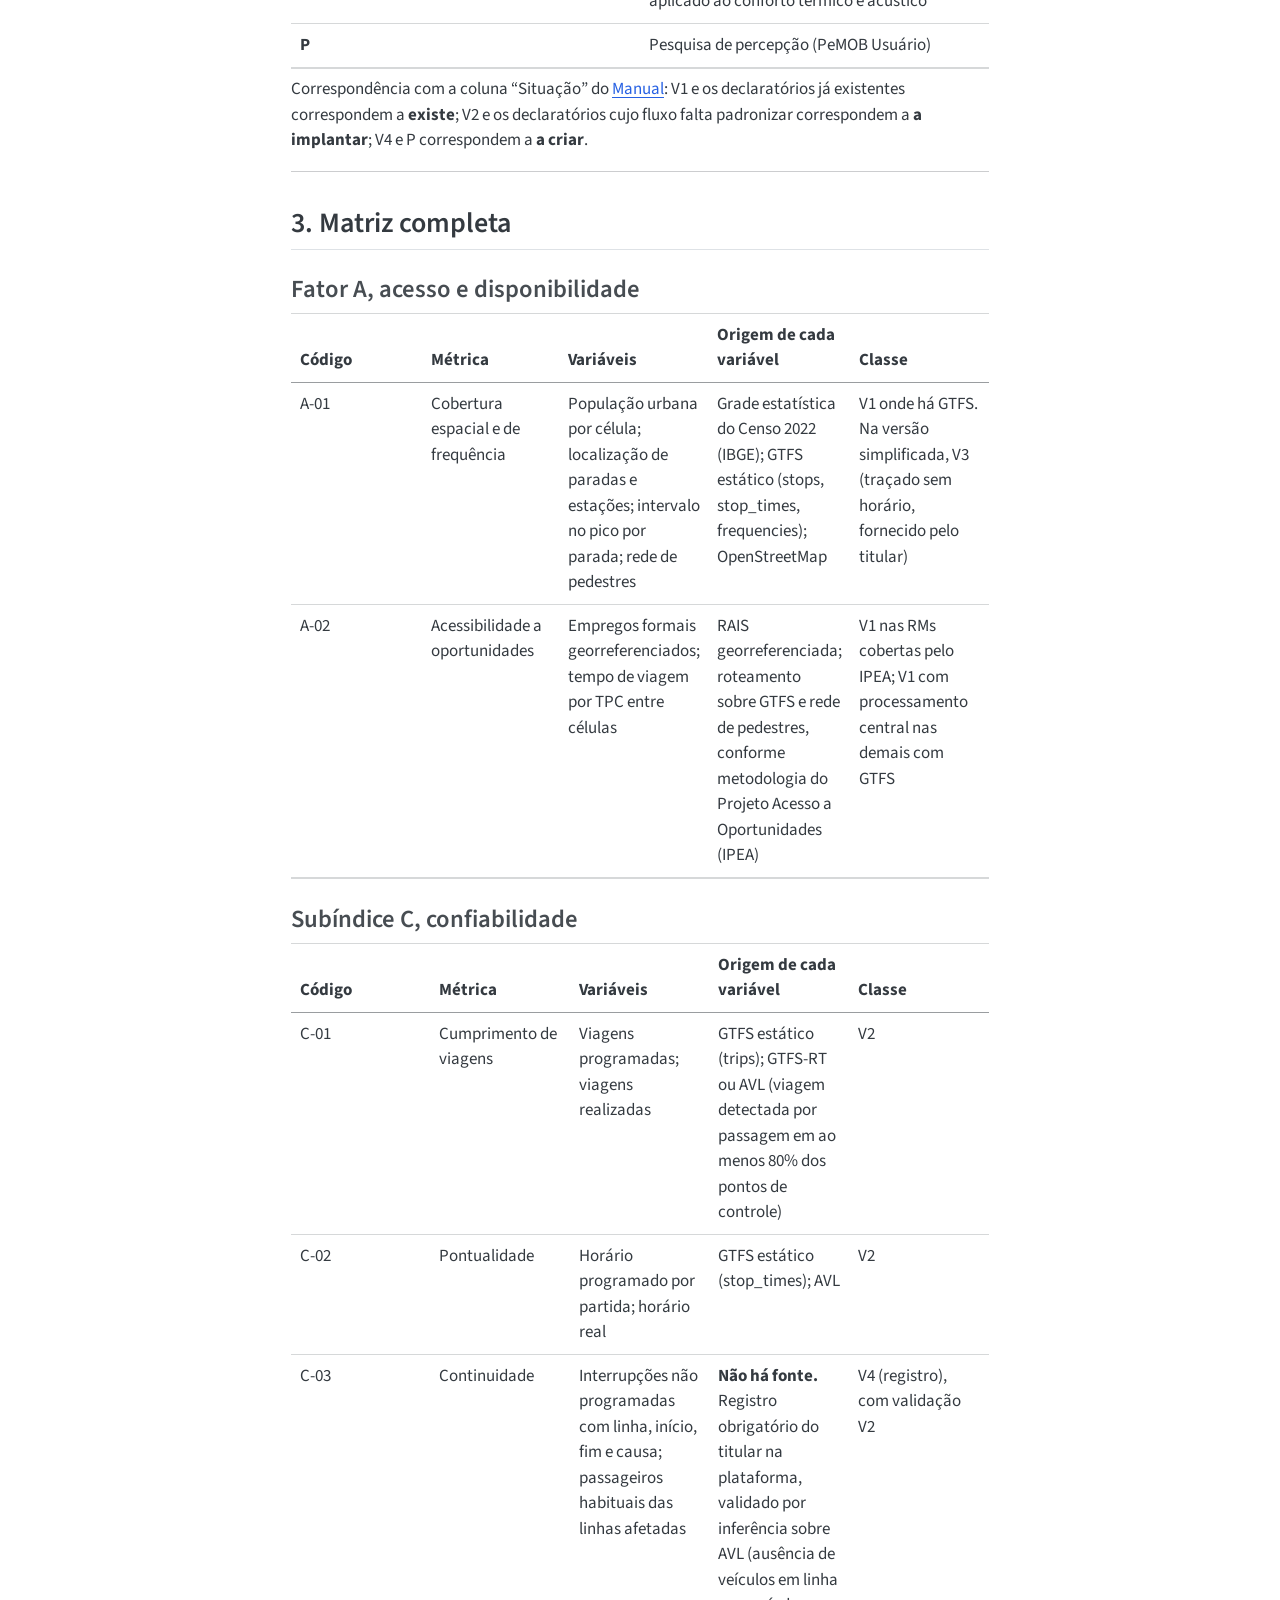
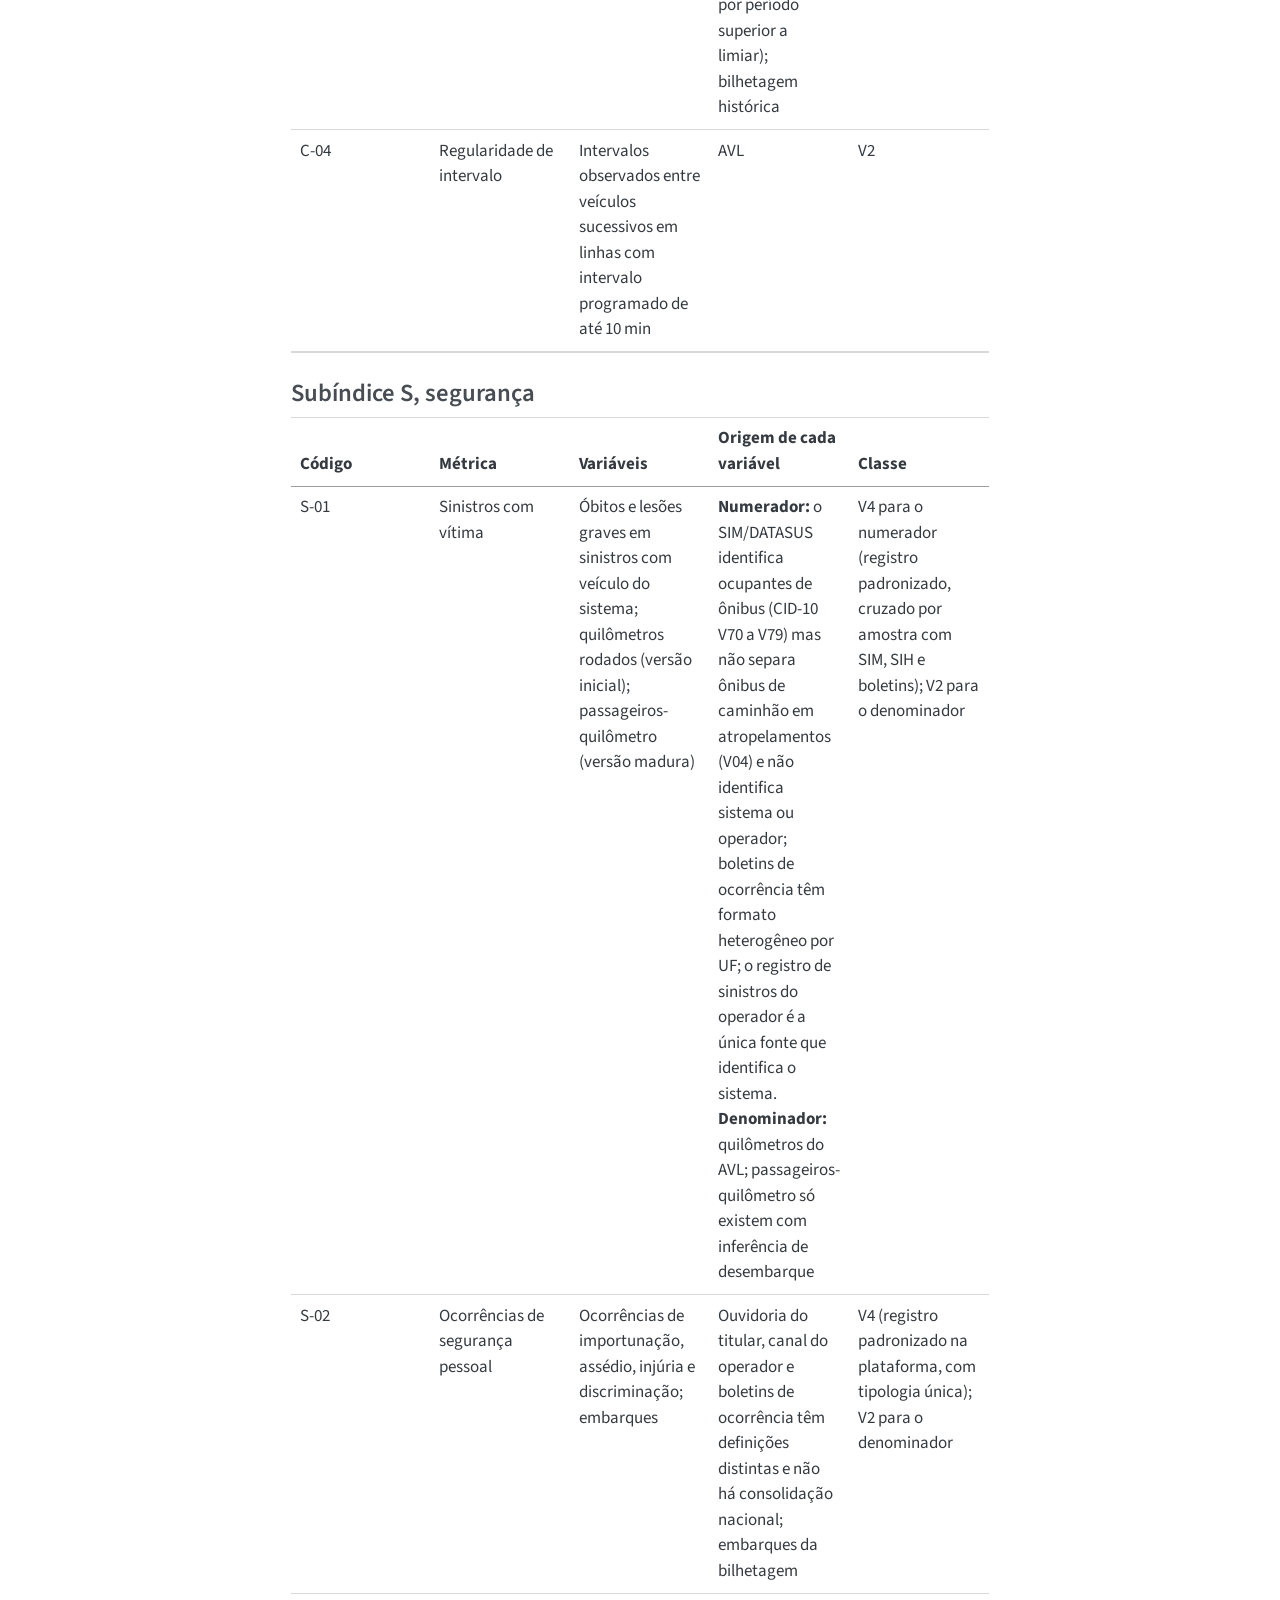
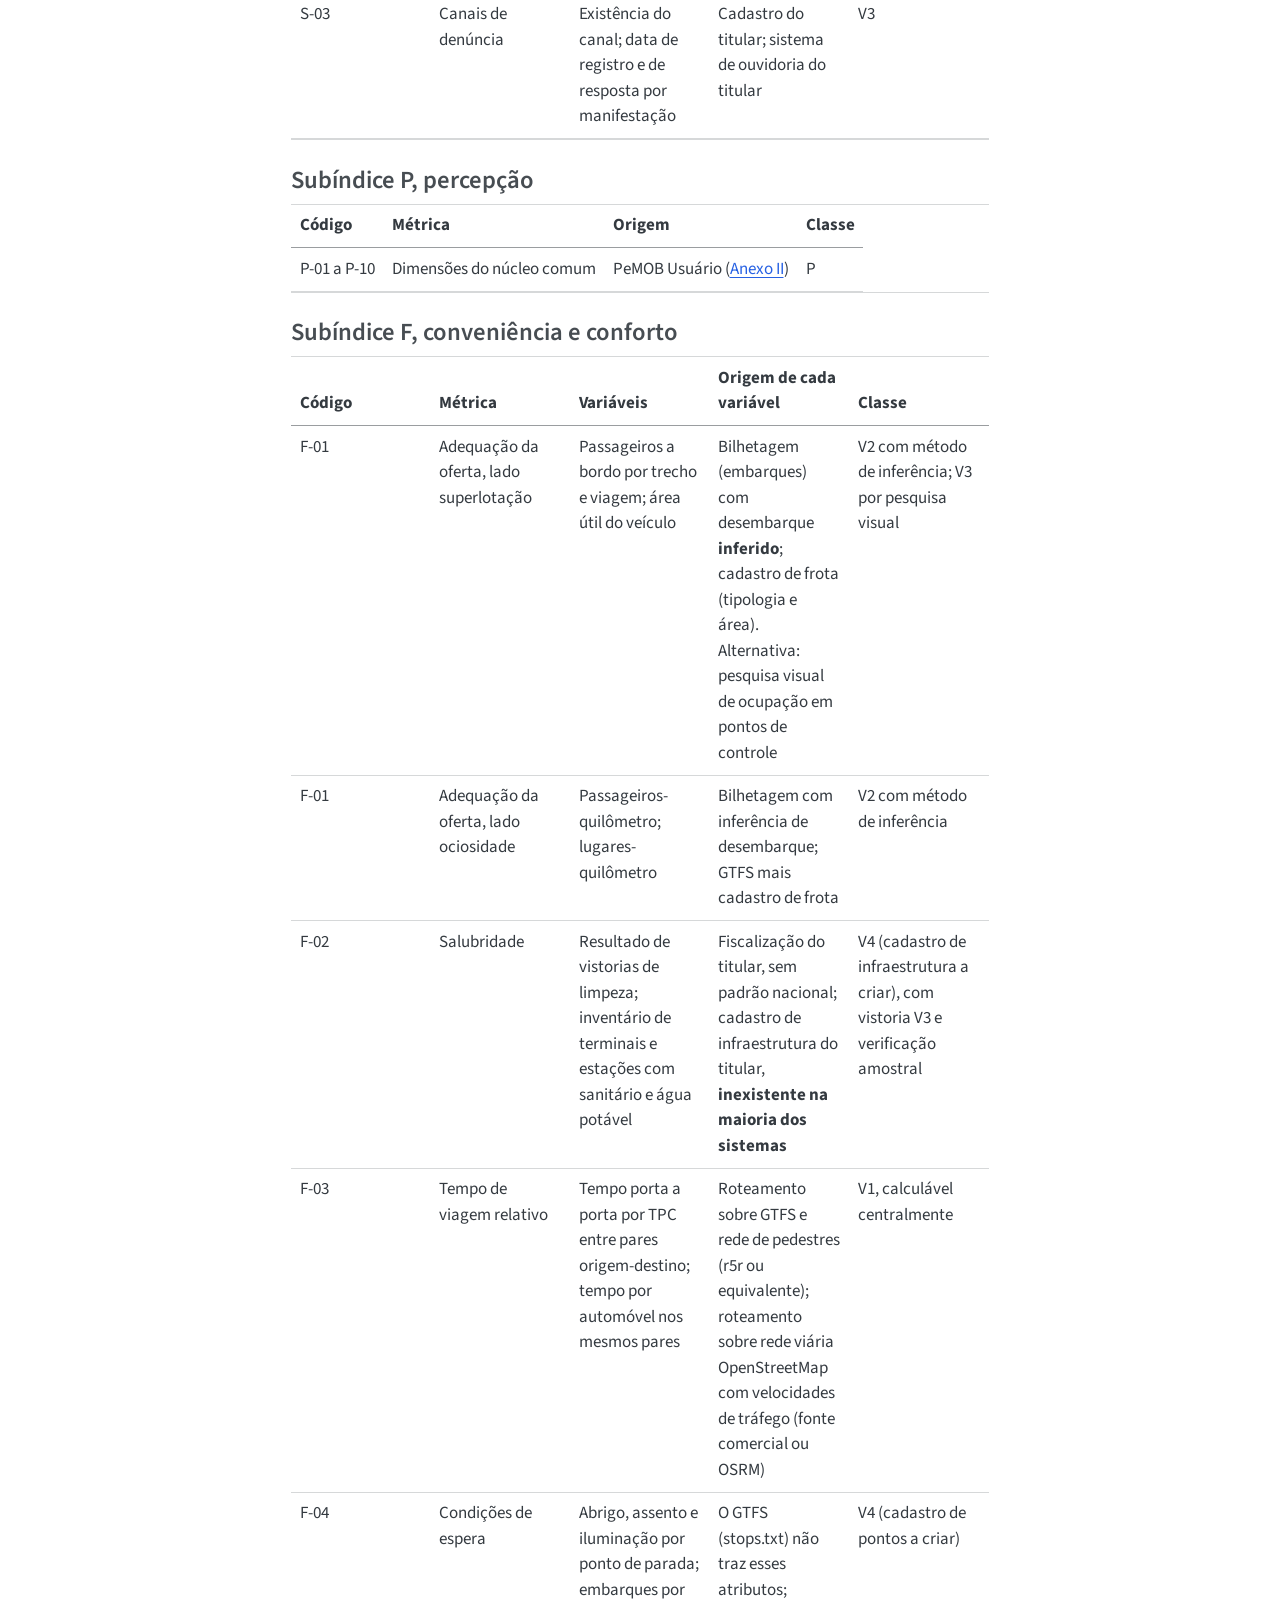
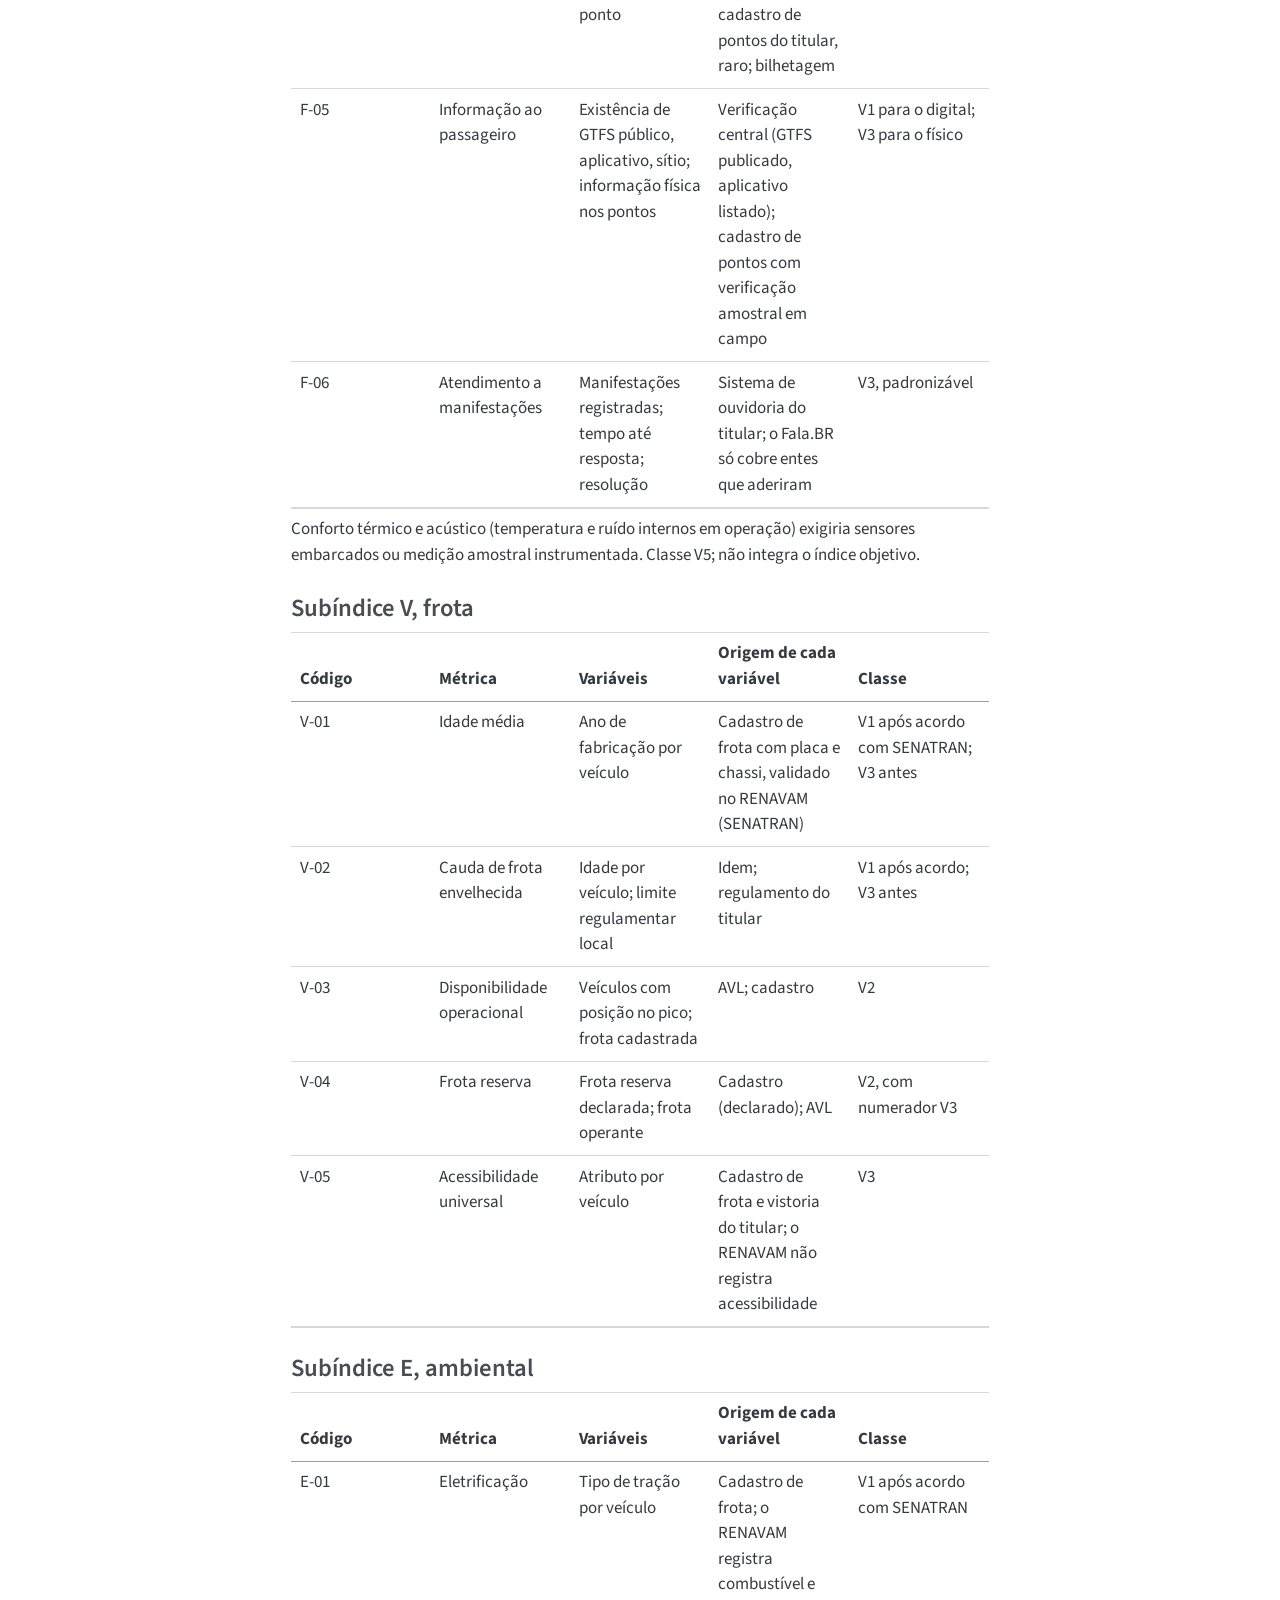
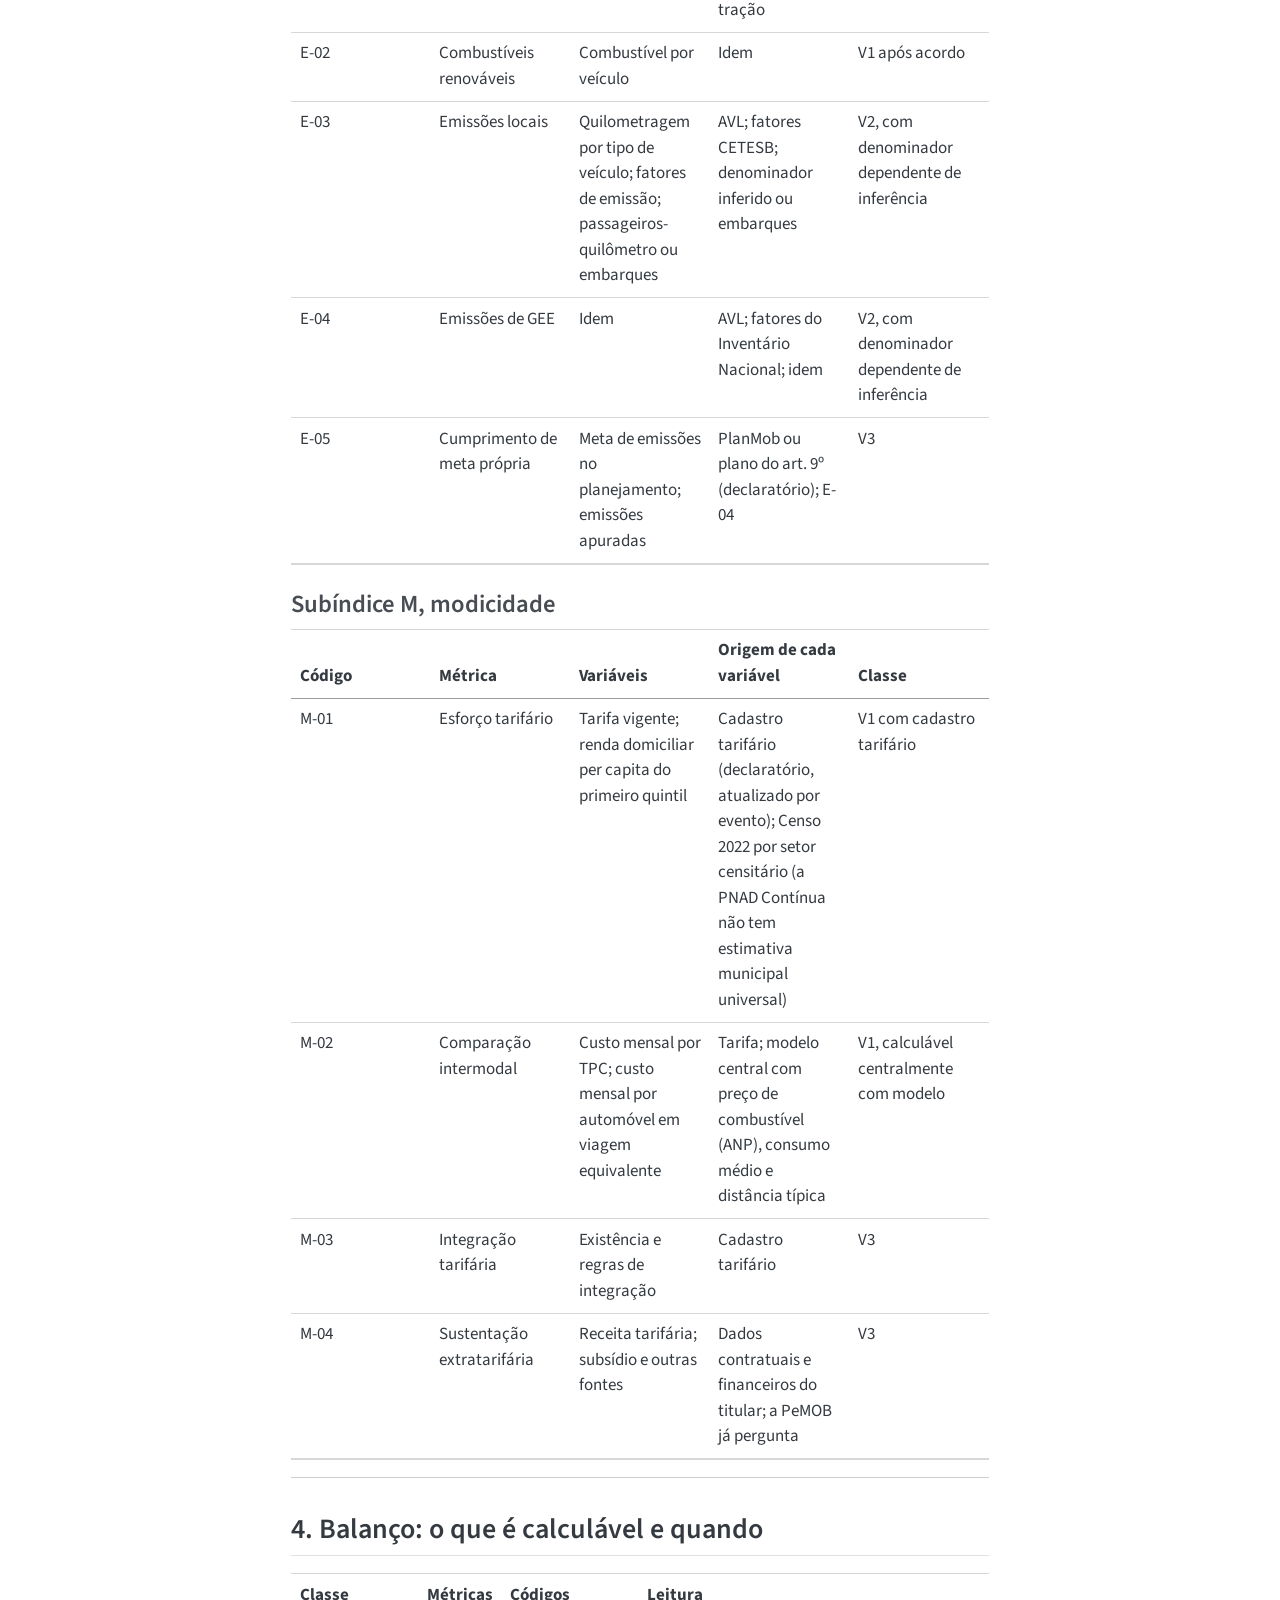
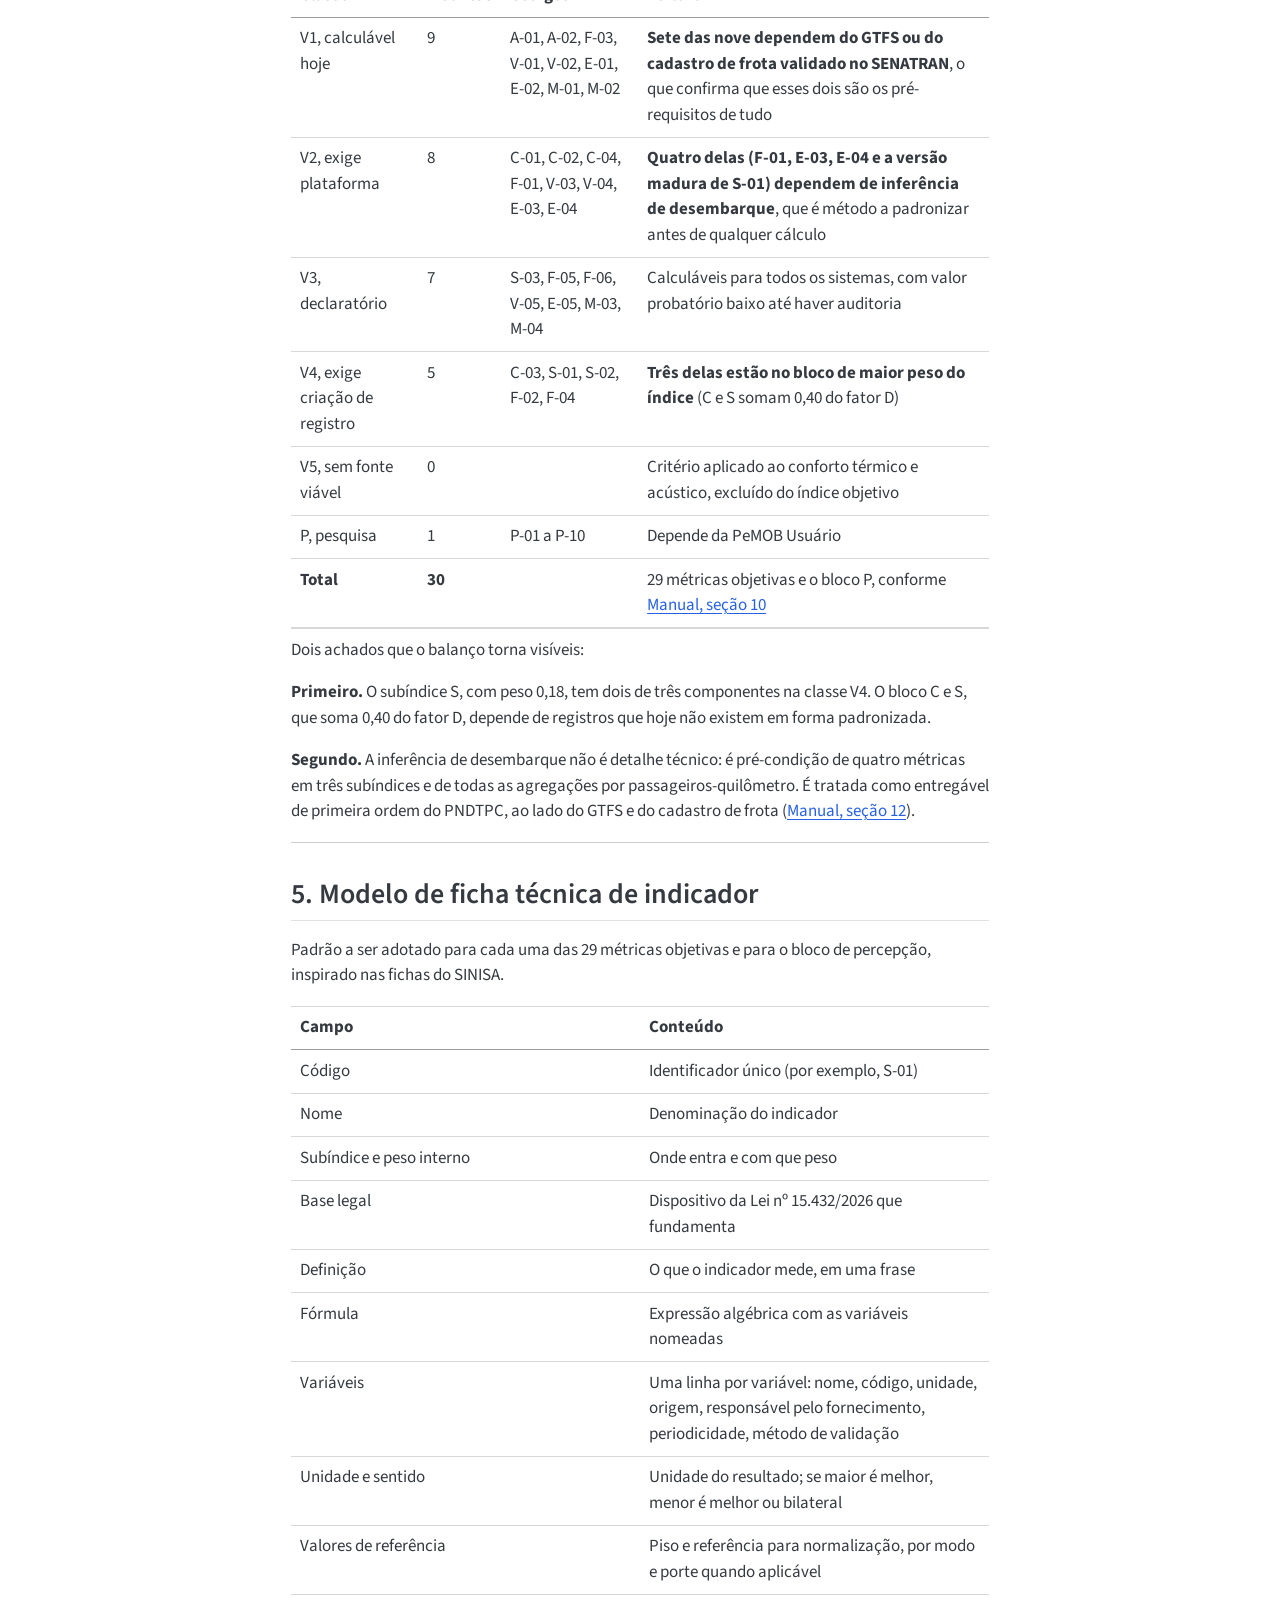
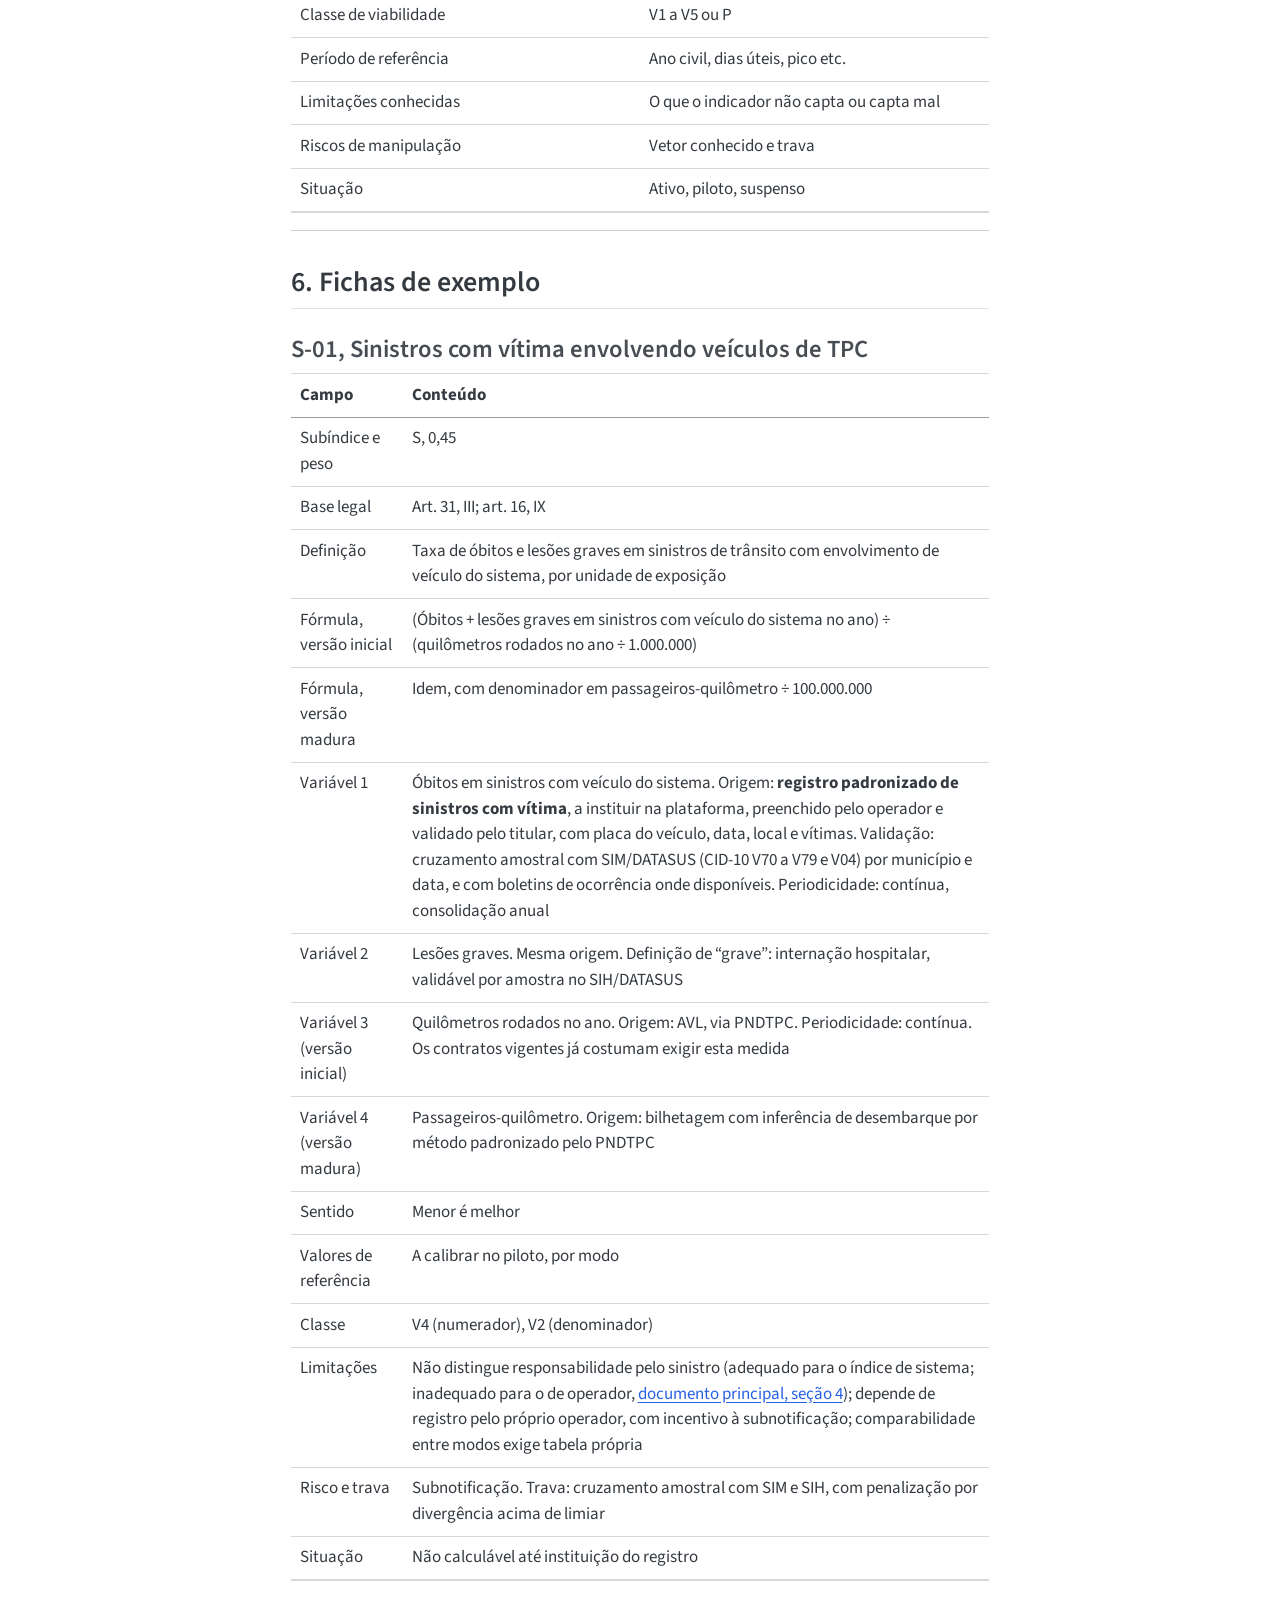
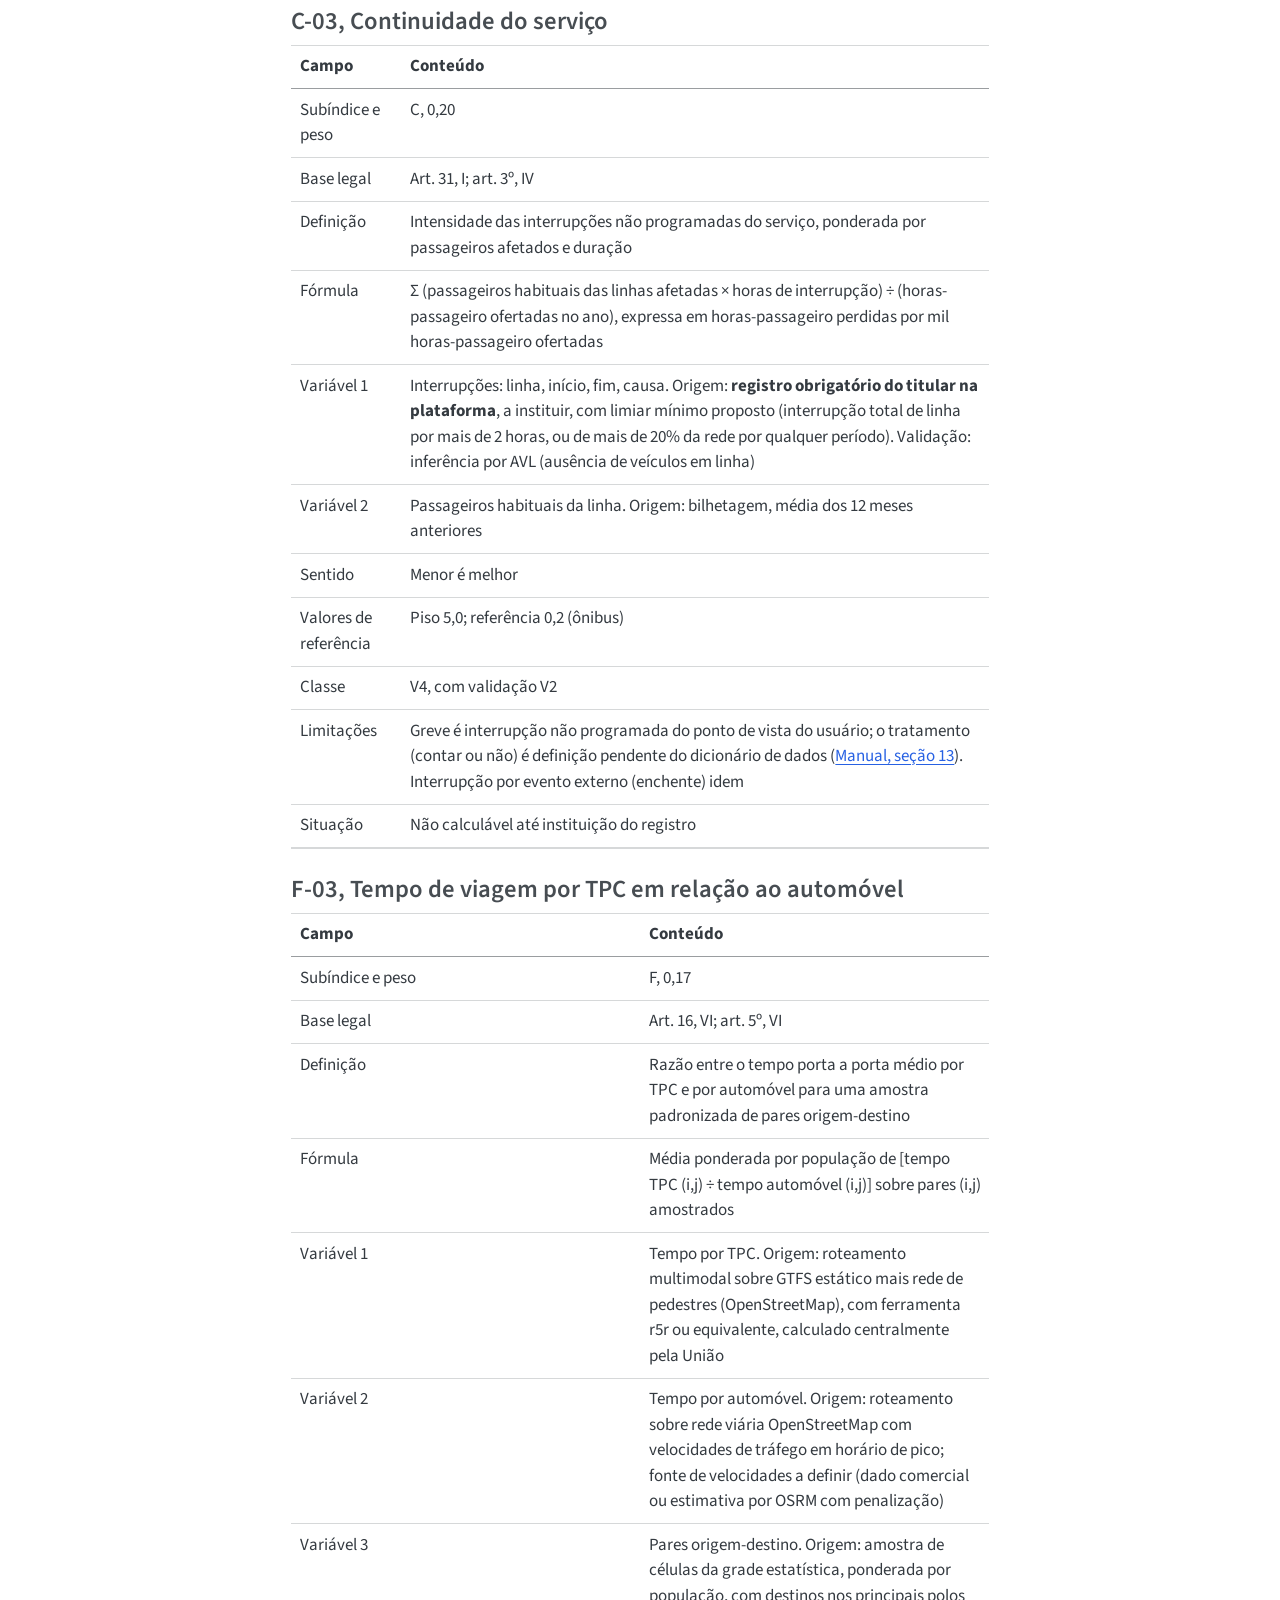
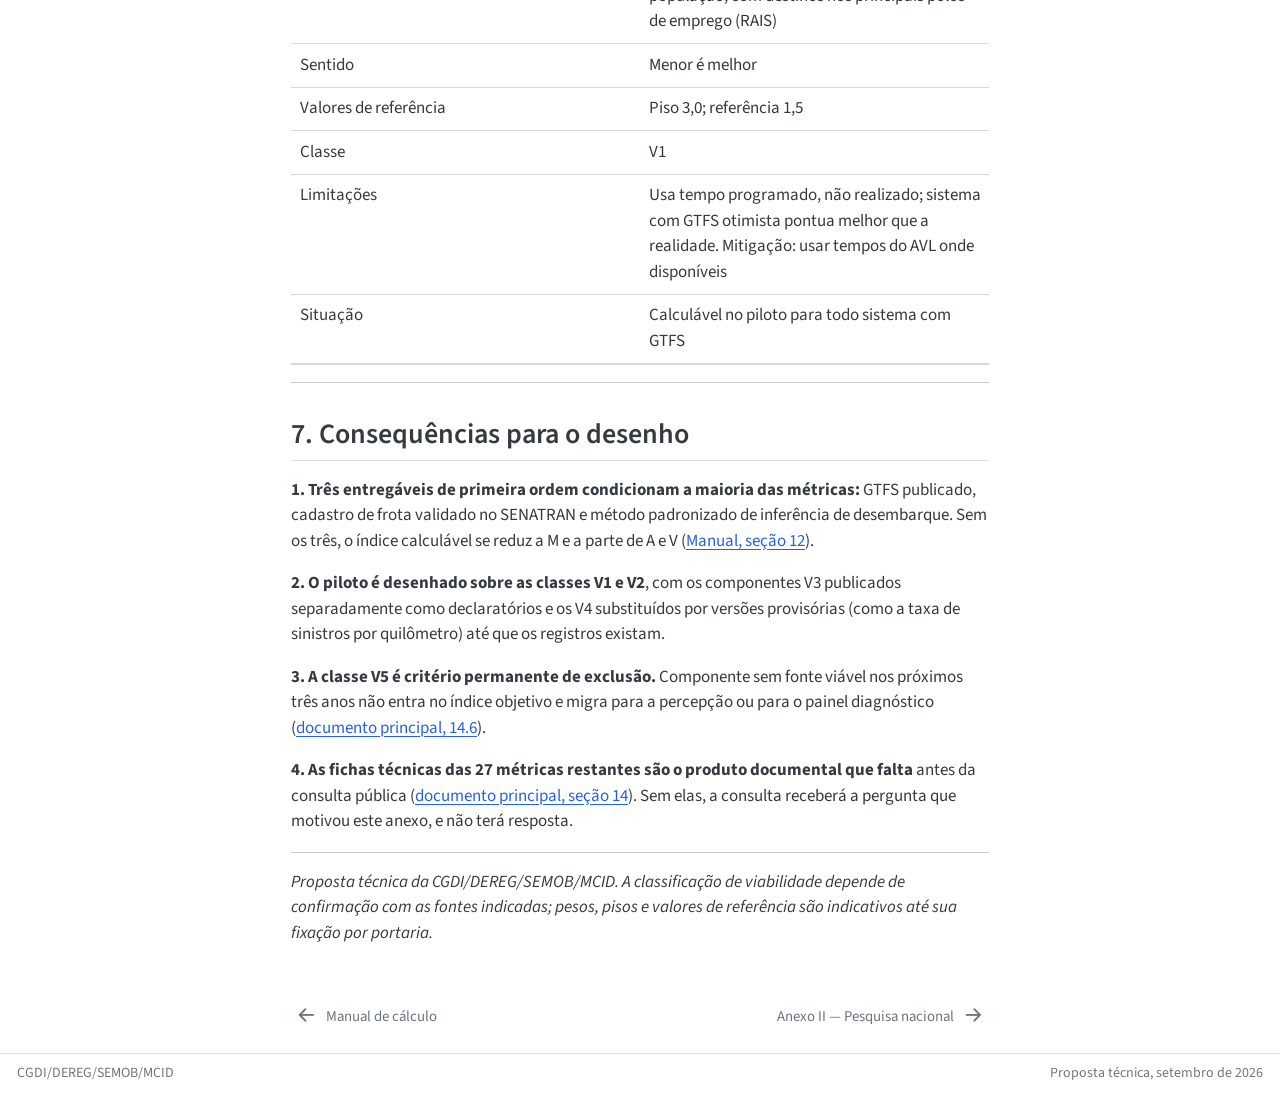
<file: IQTPC_Anexo_I_matriz_origem_dados.html>
<!DOCTYPE html>
<html xmlns="http://www.w3.org/1999/xhtml" lang="pt-br" xml:lang="pt-br"><head>

<meta charset="utf-8">
<meta name="generator" content="quarto-1.10.18">

<meta name="viewport" content="width=device-width, initial-scale=1.0, user-scalable=yes">


<title>Anexo I — Matriz de origem dos dados por métrica – IQTPC — Índice de Qualidade do Transporte Público Coletivo</title>
<style>
/* Default styles provided by pandoc.
** See https://pandoc.org/MANUAL.html#variables-for-html for config info.
*/
span.smallcaps{font-variant: small-caps;}
div.columns{display: flex; gap: 1.5em;}
div.column{flex: auto;}
@media screen {
div.columns{gap: min(4vw, 1.5em);}
div.column{overflow-x: auto;}
}
div.hanging-indent{margin-left: 1.5em; text-indent: -1.5em;}
ul.task-list{list-style: none;}
ul.task-list li input[type="checkbox"] {
  width: 0.8em;
  margin: 0 0.8em 0.2em -1em; /* quarto-specific, see https://github.com/quarto-dev/quarto-cli/issues/4556 */ 
  vertical-align: middle;
}
</style>


<script src="site_libs/quarto-nav/quarto-nav.js"></script>
<script src="site_libs/quarto-nav/headroom.min.js"></script>
<script src="site_libs/clipboard/clipboard.min.js"></script>
<script src="site_libs/quarto-search/autocomplete.umd.js"></script>
<script src="site_libs/quarto-search/fuse.min.js"></script>
<script src="site_libs/quarto-search/quarto-search.js"></script>
<meta name="quarto:offset" content="./">
<link href="./IQTPC_Anexo_II_pesquisa_nacional.html" rel="next">
<link href="./IQTPC_Manual_de_calculo.html" rel="prev">
<script src="site_libs/quarto-html/quarto.js" type="module"></script>
<script src="site_libs/quarto-html/tabsets/tabsets.js" type="module"></script>
<script src="site_libs/quarto-html/popper.min.js"></script>
<script src="site_libs/quarto-html/tippy.umd.min.js"></script>
<script src="site_libs/quarto-html/anchor.min.js"></script>
<link href="site_libs/quarto-html/tippy.css" rel="stylesheet">
<link href="site_libs/quarto-html/quarto-syntax-highlighting-64a204ab8560d761af7679ceaba22944.css" rel="stylesheet" id="quarto-text-highlighting-styles">
<script src="site_libs/bootstrap/bootstrap.min.js"></script>
<link href="site_libs/bootstrap/bootstrap-icons.css" rel="stylesheet">
<link href="site_libs/bootstrap/bootstrap-3d0bd47461f99955ab7d9992b8f70444.min.css" rel="stylesheet" append-hash="true" id="quarto-bootstrap" data-mode="light">
<script id="quarto-search-options" type="application/json">{
  "location": "sidebar",
  "copy-button": false,
  "collapse-after": 3,
  "panel-placement": "start",
  "type": "textbox",
  "limit": 50,
  "keyboard-shortcut": [
    "f",
    "/",
    "s"
  ],
  "show-item-context": false,
  "language": {
    "search-no-results-text": "Nenhum resultado",
    "search-matching-documents-text": "documentos correspondentes",
    "search-copy-link-title": "Copiar link para a busca",
    "search-hide-matches-text": "Esconder correspondências adicionais",
    "search-more-match-text": "mais correspondência neste documento",
    "search-more-matches-text": "mais correspondências neste documento",
    "search-clear-button-title": "Limpar",
    "search-text-placeholder": "",
    "search-detached-cancel-button-title": "Cancelar",
    "search-submit-button-title": "Enviar",
    "search-label": "Procurar"
  }
}</script>


</head>

<body class="nav-sidebar docked quarto-light">

<div id="quarto-search-results"></div>
  <header id="quarto-header" class="headroom fixed-top">
  <nav class="quarto-secondary-nav">
    <div class="container-fluid d-flex">
      <button type="button" class="quarto-btn-toggle btn" data-bs-toggle="collapse" role="button" data-bs-target=".quarto-sidebar-collapse-item" aria-controls="quarto-sidebar" aria-expanded="false" aria-label="Alternar barra lateral" onclick="if (window.quartoToggleHeadroom) { window.quartoToggleHeadroom(); }">
        <i class="bi bi-layout-text-sidebar-reverse"></i>
      </button>
        <nav class="quarto-page-breadcrumbs" aria-label="breadcrumb"><ol class="breadcrumb"><li class="breadcrumb-item"><a href="./IQTPC_Anexo_I_matriz_origem_dados.html"><span class="chapter-title">Anexo I — Matriz de origem dos dados</span></a></li></ol></nav>
        <a class="flex-grow-1" role="navigation" data-bs-toggle="collapse" data-bs-target=".quarto-sidebar-collapse-item" aria-controls="quarto-sidebar" aria-expanded="false" aria-label="Alternar barra lateral" onclick="if (window.quartoToggleHeadroom) { window.quartoToggleHeadroom(); }">      
        </a>
      <button type="button" class="btn quarto-search-button" aria-label="Procurar" onclick="window.quartoOpenSearch();">
        <i class="bi bi-search"></i>
      </button>
    </div>
  </nav>
</header>
<!-- content -->
<div id="quarto-content" class="quarto-container page-columns page-rows-contents page-layout-article">
<!-- sidebar -->
  <nav id="quarto-sidebar" class="sidebar collapse collapse-horizontal quarto-sidebar-collapse-item sidebar-navigation docked overflow-auto">
    <div class="pt-lg-2 mt-2 text-left sidebar-header">
    <div class="sidebar-title mb-0 py-0">
      <a href="./">IQTPC — Índice de Qualidade do Transporte Público Coletivo</a> 
    </div>
      </div>
        <div class="mt-2 flex-shrink-0 align-items-center">
        <div class="sidebar-search">
        <div id="quarto-search" class="" title="Procurar"></div>
        </div>
        </div>
    <div class="sidebar-menu-container"> 
    <ul class="list-unstyled mt-1">
        <li class="sidebar-item">
  <div class="sidebar-item-container"> 
  <a href="./index.html" class="sidebar-item-text sidebar-link"><span class="chapter-title">Índice</span></a>
  </div>
</li>
        <li class="sidebar-item">
  <div class="sidebar-item-container"> 
  <a href="./IQTPC_parametros_qualidade_transporte_publico.html" class="sidebar-item-text sidebar-link"><span class="chapter-title">Documento principal</span></a>
  </div>
</li>
        <li class="sidebar-item">
  <div class="sidebar-item-container"> 
  <a href="./IQTPC_Manual_de_calculo.html" class="sidebar-item-text sidebar-link"><span class="chapter-title">Manual de cálculo</span></a>
  </div>
</li>
        <li class="sidebar-item">
  <div class="sidebar-item-container"> 
  <a href="./IQTPC_Anexo_I_matriz_origem_dados.html" class="sidebar-item-text sidebar-link active"><span class="chapter-title">Anexo I — Matriz de origem dos dados</span></a>
  </div>
</li>
        <li class="sidebar-item">
  <div class="sidebar-item-container"> 
  <a href="./IQTPC_Anexo_II_pesquisa_nacional.html" class="sidebar-item-text sidebar-link"><span class="chapter-title">Anexo II — Pesquisa nacional</span></a>
  </div>
</li>
        <li class="sidebar-item">
  <div class="sidebar-item-container"> 
  <a href="./IQTPC_Anexo_III_arquitetura_coleta_pemob.html" class="sidebar-item-text sidebar-link"><span class="chapter-title">Anexo III — Arquitetura de coleta</span></a>
  </div>
</li>
        <li class="sidebar-item">
  <div class="sidebar-item-container"> 
  <a href="./IQTPC_Anexo_IV_aproveitamento_politicas_MCID.html" class="sidebar-item-text sidebar-link"><span class="chapter-title">Anexo IV — Políticas irmãs do MCID</span></a>
  </div>
</li>
    </ul>
    </div>
</nav>
<div id="quarto-sidebar-glass" class="quarto-sidebar-collapse-item" data-bs-toggle="collapse" data-bs-target=".quarto-sidebar-collapse-item"></div>
<!-- margin-sidebar -->
    <div id="quarto-margin-sidebar" class="sidebar margin-sidebar">
        <nav id="TOC" role="doc-toc" class="toc-active">
    <h2 id="toc-title">Índice</h2>
   
  <ul>
  <li><a href="#rastreabilidade-de-cada-variável-do-iqtpc" id="toc-rastreabilidade-de-cada-variável-do-iqtpc" class="nav-link active" data-scroll-target="#rastreabilidade-de-cada-variável-do-iqtpc">Rastreabilidade de cada variável do IQTPC</a></li>
  <li><a href="#sumário" id="toc-sumário" class="nav-link" data-scroll-target="#sumário">Sumário</a></li>
  <li><a href="#por-que-a-fonte-precisa-estar-no-nível-da-variável" id="toc-por-que-a-fonte-precisa-estar-no-nível-da-variável" class="nav-link" data-scroll-target="#por-que-a-fonte-precisa-estar-no-nível-da-variável">1. Por que a fonte precisa estar no nível da variável</a></li>
  <li><a href="#classificação-de-viabilidade" id="toc-classificação-de-viabilidade" class="nav-link" data-scroll-target="#classificação-de-viabilidade">2. Classificação de viabilidade</a></li>
  <li><a href="#matriz-completa" id="toc-matriz-completa" class="nav-link" data-scroll-target="#matriz-completa">3. Matriz completa</a>
  <ul>
  <li><a href="#fator-a-acesso-e-disponibilidade" id="toc-fator-a-acesso-e-disponibilidade" class="nav-link" data-scroll-target="#fator-a-acesso-e-disponibilidade">Fator A, acesso e disponibilidade</a></li>
  <li><a href="#subíndice-c-confiabilidade" id="toc-subíndice-c-confiabilidade" class="nav-link" data-scroll-target="#subíndice-c-confiabilidade">Subíndice C, confiabilidade</a></li>
  <li><a href="#subíndice-s-segurança" id="toc-subíndice-s-segurança" class="nav-link" data-scroll-target="#subíndice-s-segurança">Subíndice S, segurança</a></li>
  <li><a href="#subíndice-p-percepção" id="toc-subíndice-p-percepção" class="nav-link" data-scroll-target="#subíndice-p-percepção">Subíndice P, percepção</a></li>
  <li><a href="#subíndice-f-conveniência-e-conforto" id="toc-subíndice-f-conveniência-e-conforto" class="nav-link" data-scroll-target="#subíndice-f-conveniência-e-conforto">Subíndice F, conveniência e conforto</a></li>
  <li><a href="#subíndice-v-frota" id="toc-subíndice-v-frota" class="nav-link" data-scroll-target="#subíndice-v-frota">Subíndice V, frota</a></li>
  <li><a href="#subíndice-e-ambiental" id="toc-subíndice-e-ambiental" class="nav-link" data-scroll-target="#subíndice-e-ambiental">Subíndice E, ambiental</a></li>
  <li><a href="#subíndice-m-modicidade" id="toc-subíndice-m-modicidade" class="nav-link" data-scroll-target="#subíndice-m-modicidade">Subíndice M, modicidade</a></li>
  </ul></li>
  <li><a href="#balanço-o-que-é-calculável-e-quando" id="toc-balanço-o-que-é-calculável-e-quando" class="nav-link" data-scroll-target="#balanço-o-que-é-calculável-e-quando">4. Balanço: o que é calculável e quando</a></li>
  <li><a href="#modelo-de-ficha-técnica-de-indicador" id="toc-modelo-de-ficha-técnica-de-indicador" class="nav-link" data-scroll-target="#modelo-de-ficha-técnica-de-indicador">5. Modelo de ficha técnica de indicador</a></li>
  <li><a href="#fichas-de-exemplo" id="toc-fichas-de-exemplo" class="nav-link" data-scroll-target="#fichas-de-exemplo">6. Fichas de exemplo</a>
  <ul>
  <li><a href="#s-01-sinistros-com-vítima-envolvendo-veículos-de-tpc" id="toc-s-01-sinistros-com-vítima-envolvendo-veículos-de-tpc" class="nav-link" data-scroll-target="#s-01-sinistros-com-vítima-envolvendo-veículos-de-tpc">S-01, Sinistros com vítima envolvendo veículos de TPC</a></li>
  <li><a href="#c-03-continuidade-do-serviço" id="toc-c-03-continuidade-do-serviço" class="nav-link" data-scroll-target="#c-03-continuidade-do-serviço">C-03, Continuidade do serviço</a></li>
  <li><a href="#f-03-tempo-de-viagem-por-tpc-em-relação-ao-automóvel" id="toc-f-03-tempo-de-viagem-por-tpc-em-relação-ao-automóvel" class="nav-link" data-scroll-target="#f-03-tempo-de-viagem-por-tpc-em-relação-ao-automóvel">F-03, Tempo de viagem por TPC em relação ao automóvel</a></li>
  </ul></li>
  <li><a href="#consequências-para-o-desenho" id="toc-consequências-para-o-desenho" class="nav-link" data-scroll-target="#consequências-para-o-desenho">7. Consequências para o desenho</a></li>
  </ul>
</nav>
    </div>
<!-- main -->
<main class="content" id="quarto-document-content">

<header id="title-block-header" class="quarto-title-block default">
<div class="quarto-title">
<h1 class="title"><span class="chapter-title">Anexo I — Matriz de origem dos dados por métrica</span></h1>
</div>



<div class="quarto-title-meta">

    
  
    
  </div>
  


</header>


<section id="rastreabilidade-de-cada-variável-do-iqtpc" class="level2">
<h2 class="anchored" data-anchor-id="rastreabilidade-de-cada-variável-do-iqtpc">Rastreabilidade de cada variável do IQTPC</h2>
<p><strong>Documento principal:</strong> Parâmetros nacionais de qualidade do transporte público coletivo <strong>Finalidade:</strong> descer ao nível da variável, que é o nível em que o cálculo acontece ou não acontece. O <a href="./IQTPC_parametros_qualidade_transporte_publico.html#fontes-de-dados-e-a-lacuna-do-saeb-da-mobilidade">documento principal</a> (seção 11) resume a fonte por subíndice; o <a href="./IQTPC_Manual_de_calculo.html#quadro-síntese-de-origem-de-todas-as-métricas">Manual</a> (seção 10) classifica cada métrica por origem predominante; este anexo rastreia cada variável e classifica a viabilidade de cada métrica <strong>Natureza:</strong> matriz de rastreabilidade e modelo de ficha técnica</p>
<hr>
</section>
<section id="sumário" class="level2">
<h2 class="anchored" data-anchor-id="sumário">Sumário</h2>
<ol type="1">
<li><a href="#por-que-a-fonte-precisa-estar-no-nível-da-variável">Por que a fonte precisa estar no nível da variável</a></li>
<li><a href="#classificação-de-viabilidade">Classificação de viabilidade</a></li>
<li><a href="#matriz-completa">Matriz completa</a></li>
<li><a href="#balanço-o-que-é-calculável-e-quando">Balanço: o que é calculável e quando</a></li>
<li><a href="#modelo-de-ficha-técnica-de-indicador">Modelo de ficha técnica de indicador</a></li>
<li><a href="#fichas-de-exemplo">Fichas de exemplo</a></li>
<li><a href="#consequências-para-o-desenho">Consequências para o desenho</a></li>
</ol>
<hr>
</section>
<section id="por-que-a-fonte-precisa-estar-no-nível-da-variável" class="level2">
<h2 class="anchored" data-anchor-id="por-que-a-fonte-precisa-estar-no-nível-da-variável">1. Por que a fonte precisa estar no nível da variável</h2>
<p>Um indicador é uma razão entre variáveis, e cada variável tem origem própria, periodicidade própria e limitação própria. Dizer que o subíndice de segurança vem “de registros do titular e do SIM/DATASUS” não informa que o numerador não identifica o sistema e o denominador não existe. O SNIS e o SINISA resolvem isso com ficha técnica por indicador, com código, fórmula, unidade, origem de cada variável, periodicidade e restrições de uso. É esse padrão que o IQTPC adota, e este anexo é o primeiro passo.</p>
<p>Os códigos das métricas seguem o <a href="./IQTPC_Manual_de_calculo.html">Manual de cálculo</a>. As quatro origens (FC, PA, PC e PU) estão definidas no <a href="./IQTPC_Manual_de_calculo.html#origem-dos-dados-as-quatro-fontes">Manual, seção 3</a>.</p>
<hr>
</section>
<section id="classificação-de-viabilidade" class="level2">
<h2 class="anchored" data-anchor-id="classificação-de-viabilidade">2. Classificação de viabilidade</h2>
<table class="caption-top table">
<colgroup>
<col style="width: 50%">
<col style="width: 50%">
</colgroup>
<thead>
<tr class="header">
<th>Classe</th>
<th>Significado</th>
</tr>
</thead>
<tbody>
<tr class="odd">
<td><strong>V1, calculável hoje</strong></td>
<td>Todas as variáveis existem em base acessível à União, sem novo dado do ente, ou passam a existir com o acordo com o SENATRAN. Pode ser computado centralmente já no piloto</td>
</tr>
<tr class="even">
<td><strong>V2, exige plataforma</strong></td>
<td>Depende de dado operacional automatizado (GTFS-RT, AVL, bilhetagem) ingerido pelo PNDTPC. Calculável apenas nos sistemas integrados</td>
</tr>
<tr class="odd">
<td><strong>V3, declaratório</strong></td>
<td>Depende de informação prestada pelo titular ou operador em cadastro ou sistema já existente, sem verificação automatizada. Calculável para todos, auditável por amostra</td>
</tr>
<tr class="even">
<td><strong>V4, exige criação de registro</strong></td>
<td>Não há fonte hoje. Requer instituir registro padronizado novo na plataforma</td>
</tr>
<tr class="odd">
<td><strong>V5, sem fonte viável</strong></td>
<td>Não há caminho realista nos próximos três anos. Critério de exclusão do índice objetivo, aplicado ao conforto térmico e acústico</td>
</tr>
<tr class="even">
<td><strong>P</strong></td>
<td>Pesquisa de percepção (PeMOB Usuário)</td>
</tr>
</tbody>
</table>
<p>Correspondência com a coluna “Situação” do <a href="./IQTPC_Manual_de_calculo.html">Manual</a>: V1 e os declaratórios já existentes correspondem a <strong>existe</strong>; V2 e os declaratórios cujo fluxo falta padronizar correspondem a <strong>a implantar</strong>; V4 e P correspondem a <strong>a criar</strong>.</p>
<hr>
</section>
<section id="matriz-completa" class="level2">
<h2 class="anchored" data-anchor-id="matriz-completa">3. Matriz completa</h2>
<section id="fator-a-acesso-e-disponibilidade" class="level3">
<h3 class="anchored" data-anchor-id="fator-a-acesso-e-disponibilidade">Fator A, acesso e disponibilidade</h3>
<table class="caption-top table">
<colgroup>
<col style="width: 20%">
<col style="width: 20%">
<col style="width: 20%">
<col style="width: 20%">
<col style="width: 20%">
</colgroup>
<thead>
<tr class="header">
<th>Código</th>
<th>Métrica</th>
<th>Variáveis</th>
<th>Origem de cada variável</th>
<th>Classe</th>
</tr>
</thead>
<tbody>
<tr class="odd">
<td>A-01</td>
<td>Cobertura espacial e de frequência</td>
<td>População urbana por célula; localização de paradas e estações; intervalo no pico por parada; rede de pedestres</td>
<td>Grade estatística do Censo 2022 (IBGE); GTFS estático (stops, stop_times, frequencies); OpenStreetMap</td>
<td>V1 onde há GTFS. Na versão simplificada, V3 (traçado sem horário, fornecido pelo titular)</td>
</tr>
<tr class="even">
<td>A-02</td>
<td>Acessibilidade a oportunidades</td>
<td>Empregos formais georreferenciados; tempo de viagem por TPC entre células</td>
<td>RAIS georreferenciada; roteamento sobre GTFS e rede de pedestres, conforme metodologia do Projeto Acesso a Oportunidades (IPEA)</td>
<td>V1 nas RMs cobertas pelo IPEA; V1 com processamento central nas demais com GTFS</td>
</tr>
</tbody>
</table>
</section>
<section id="subíndice-c-confiabilidade" class="level3">
<h3 class="anchored" data-anchor-id="subíndice-c-confiabilidade">Subíndice C, confiabilidade</h3>
<table class="caption-top table">
<colgroup>
<col style="width: 20%">
<col style="width: 20%">
<col style="width: 20%">
<col style="width: 20%">
<col style="width: 20%">
</colgroup>
<thead>
<tr class="header">
<th>Código</th>
<th>Métrica</th>
<th>Variáveis</th>
<th>Origem de cada variável</th>
<th>Classe</th>
</tr>
</thead>
<tbody>
<tr class="odd">
<td>C-01</td>
<td>Cumprimento de viagens</td>
<td>Viagens programadas; viagens realizadas</td>
<td>GTFS estático (trips); GTFS-RT ou AVL (viagem detectada por passagem em ao menos 80% dos pontos de controle)</td>
<td>V2</td>
</tr>
<tr class="even">
<td>C-02</td>
<td>Pontualidade</td>
<td>Horário programado por partida; horário real</td>
<td>GTFS estático (stop_times); AVL</td>
<td>V2</td>
</tr>
<tr class="odd">
<td>C-03</td>
<td>Continuidade</td>
<td>Interrupções não programadas com linha, início, fim e causa; passageiros habituais das linhas afetadas</td>
<td><strong>Não há fonte.</strong> Registro obrigatório do titular na plataforma, validado por inferência sobre AVL (ausência de veículos em linha por período superior a limiar); bilhetagem histórica</td>
<td>V4 (registro), com validação V2</td>
</tr>
<tr class="even">
<td>C-04</td>
<td>Regularidade de intervalo</td>
<td>Intervalos observados entre veículos sucessivos em linhas com intervalo programado de até 10 min</td>
<td>AVL</td>
<td>V2</td>
</tr>
</tbody>
</table>
</section>
<section id="subíndice-s-segurança" class="level3">
<h3 class="anchored" data-anchor-id="subíndice-s-segurança">Subíndice S, segurança</h3>
<table class="caption-top table">
<colgroup>
<col style="width: 20%">
<col style="width: 20%">
<col style="width: 20%">
<col style="width: 20%">
<col style="width: 20%">
</colgroup>
<thead>
<tr class="header">
<th>Código</th>
<th>Métrica</th>
<th>Variáveis</th>
<th>Origem de cada variável</th>
<th>Classe</th>
</tr>
</thead>
<tbody>
<tr class="odd">
<td>S-01</td>
<td>Sinistros com vítima</td>
<td>Óbitos e lesões graves em sinistros com veículo do sistema; quilômetros rodados (versão inicial); passageiros-quilômetro (versão madura)</td>
<td><strong>Numerador:</strong> o SIM/DATASUS identifica ocupantes de ônibus (CID-10 V70 a V79) mas não separa ônibus de caminhão em atropelamentos (V04) e não identifica sistema ou operador; boletins de ocorrência têm formato heterogêneo por UF; o registro de sinistros do operador é a única fonte que identifica o sistema. <strong>Denominador:</strong> quilômetros do AVL; passageiros-quilômetro só existem com inferência de desembarque</td>
<td>V4 para o numerador (registro padronizado, cruzado por amostra com SIM, SIH e boletins); V2 para o denominador</td>
</tr>
<tr class="even">
<td>S-02</td>
<td>Ocorrências de segurança pessoal</td>
<td>Ocorrências de importunação, assédio, injúria e discriminação; embarques</td>
<td>Ouvidoria do titular, canal do operador e boletins de ocorrência têm definições distintas e não há consolidação nacional; embarques da bilhetagem</td>
<td>V4 (registro padronizado na plataforma, com tipologia única); V2 para o denominador</td>
</tr>
<tr class="odd">
<td>S-03</td>
<td>Canais de denúncia</td>
<td>Existência do canal; data de registro e de resposta por manifestação</td>
<td>Cadastro do titular; sistema de ouvidoria do titular</td>
<td>V3</td>
</tr>
</tbody>
</table>
</section>
<section id="subíndice-p-percepção" class="level3">
<h3 class="anchored" data-anchor-id="subíndice-p-percepção">Subíndice P, percepção</h3>
<table class="caption-top table">
<thead>
<tr class="header">
<th>Código</th>
<th>Métrica</th>
<th>Origem</th>
<th>Classe</th>
</tr>
</thead>
<tbody>
<tr class="odd">
<td>P-01 a P-10</td>
<td>Dimensões do núcleo comum</td>
<td>PeMOB Usuário (<a href="./IQTPC_Anexo_II_pesquisa_nacional.html">Anexo II</a>)</td>
<td>P</td>
</tr>
</tbody>
</table>
</section>
<section id="subíndice-f-conveniência-e-conforto" class="level3">
<h3 class="anchored" data-anchor-id="subíndice-f-conveniência-e-conforto">Subíndice F, conveniência e conforto</h3>
<table class="caption-top table">
<colgroup>
<col style="width: 20%">
<col style="width: 20%">
<col style="width: 20%">
<col style="width: 20%">
<col style="width: 20%">
</colgroup>
<thead>
<tr class="header">
<th>Código</th>
<th>Métrica</th>
<th>Variáveis</th>
<th>Origem de cada variável</th>
<th>Classe</th>
</tr>
</thead>
<tbody>
<tr class="odd">
<td>F-01</td>
<td>Adequação da oferta, lado superlotação</td>
<td>Passageiros a bordo por trecho e viagem; área útil do veículo</td>
<td>Bilhetagem (embarques) com desembarque <strong>inferido</strong>; cadastro de frota (tipologia e área). Alternativa: pesquisa visual de ocupação em pontos de controle</td>
<td>V2 com método de inferência; V3 por pesquisa visual</td>
</tr>
<tr class="even">
<td>F-01</td>
<td>Adequação da oferta, lado ociosidade</td>
<td>Passageiros-quilômetro; lugares-quilômetro</td>
<td>Bilhetagem com inferência de desembarque; GTFS mais cadastro de frota</td>
<td>V2 com método de inferência</td>
</tr>
<tr class="odd">
<td>F-02</td>
<td>Salubridade</td>
<td>Resultado de vistorias de limpeza; inventário de terminais e estações com sanitário e água potável</td>
<td>Fiscalização do titular, sem padrão nacional; cadastro de infraestrutura do titular, <strong>inexistente na maioria dos sistemas</strong></td>
<td>V4 (cadastro de infraestrutura a criar), com vistoria V3 e verificação amostral</td>
</tr>
<tr class="even">
<td>F-03</td>
<td>Tempo de viagem relativo</td>
<td>Tempo porta a porta por TPC entre pares origem-destino; tempo por automóvel nos mesmos pares</td>
<td>Roteamento sobre GTFS e rede de pedestres (r5r ou equivalente); roteamento sobre rede viária OpenStreetMap com velocidades de tráfego (fonte comercial ou OSRM)</td>
<td>V1, calculável centralmente</td>
</tr>
<tr class="odd">
<td>F-04</td>
<td>Condições de espera</td>
<td>Abrigo, assento e iluminação por ponto de parada; embarques por ponto</td>
<td>O GTFS (stops.txt) não traz esses atributos; cadastro de pontos do titular, raro; bilhetagem</td>
<td>V4 (cadastro de pontos a criar)</td>
</tr>
<tr class="even">
<td>F-05</td>
<td>Informação ao passageiro</td>
<td>Existência de GTFS público, aplicativo, sítio; informação física nos pontos</td>
<td>Verificação central (GTFS publicado, aplicativo listado); cadastro de pontos com verificação amostral em campo</td>
<td>V1 para o digital; V3 para o físico</td>
</tr>
<tr class="odd">
<td>F-06</td>
<td>Atendimento a manifestações</td>
<td>Manifestações registradas; tempo até resposta; resolução</td>
<td>Sistema de ouvidoria do titular; o Fala.BR só cobre entes que aderiram</td>
<td>V3, padronizável</td>
</tr>
</tbody>
</table>
<p>Conforto térmico e acústico (temperatura e ruído internos em operação) exigiria sensores embarcados ou medição amostral instrumentada. Classe V5; não integra o índice objetivo.</p>
</section>
<section id="subíndice-v-frota" class="level3">
<h3 class="anchored" data-anchor-id="subíndice-v-frota">Subíndice V, frota</h3>
<table class="caption-top table">
<colgroup>
<col style="width: 20%">
<col style="width: 20%">
<col style="width: 20%">
<col style="width: 20%">
<col style="width: 20%">
</colgroup>
<thead>
<tr class="header">
<th>Código</th>
<th>Métrica</th>
<th>Variáveis</th>
<th>Origem de cada variável</th>
<th>Classe</th>
</tr>
</thead>
<tbody>
<tr class="odd">
<td>V-01</td>
<td>Idade média</td>
<td>Ano de fabricação por veículo</td>
<td>Cadastro de frota com placa e chassi, validado no RENAVAM (SENATRAN)</td>
<td>V1 após acordo com SENATRAN; V3 antes</td>
</tr>
<tr class="even">
<td>V-02</td>
<td>Cauda de frota envelhecida</td>
<td>Idade por veículo; limite regulamentar local</td>
<td>Idem; regulamento do titular</td>
<td>V1 após acordo; V3 antes</td>
</tr>
<tr class="odd">
<td>V-03</td>
<td>Disponibilidade operacional</td>
<td>Veículos com posição no pico; frota cadastrada</td>
<td>AVL; cadastro</td>
<td>V2</td>
</tr>
<tr class="even">
<td>V-04</td>
<td>Frota reserva</td>
<td>Frota reserva declarada; frota operante</td>
<td>Cadastro (declarado); AVL</td>
<td>V2, com numerador V3</td>
</tr>
<tr class="odd">
<td>V-05</td>
<td>Acessibilidade universal</td>
<td>Atributo por veículo</td>
<td>Cadastro de frota e vistoria do titular; o RENAVAM não registra acessibilidade</td>
<td>V3</td>
</tr>
</tbody>
</table>
</section>
<section id="subíndice-e-ambiental" class="level3">
<h3 class="anchored" data-anchor-id="subíndice-e-ambiental">Subíndice E, ambiental</h3>
<table class="caption-top table">
<colgroup>
<col style="width: 20%">
<col style="width: 20%">
<col style="width: 20%">
<col style="width: 20%">
<col style="width: 20%">
</colgroup>
<thead>
<tr class="header">
<th>Código</th>
<th>Métrica</th>
<th>Variáveis</th>
<th>Origem de cada variável</th>
<th>Classe</th>
</tr>
</thead>
<tbody>
<tr class="odd">
<td>E-01</td>
<td>Eletrificação</td>
<td>Tipo de tração por veículo</td>
<td>Cadastro de frota; o RENAVAM registra combustível e tração</td>
<td>V1 após acordo com SENATRAN</td>
</tr>
<tr class="even">
<td>E-02</td>
<td>Combustíveis renováveis</td>
<td>Combustível por veículo</td>
<td>Idem</td>
<td>V1 após acordo</td>
</tr>
<tr class="odd">
<td>E-03</td>
<td>Emissões locais</td>
<td>Quilometragem por tipo de veículo; fatores de emissão; passageiros-quilômetro ou embarques</td>
<td>AVL; fatores CETESB; denominador inferido ou embarques</td>
<td>V2, com denominador dependente de inferência</td>
</tr>
<tr class="even">
<td>E-04</td>
<td>Emissões de GEE</td>
<td>Idem</td>
<td>AVL; fatores do Inventário Nacional; idem</td>
<td>V2, com denominador dependente de inferência</td>
</tr>
<tr class="odd">
<td>E-05</td>
<td>Cumprimento de meta própria</td>
<td>Meta de emissões no planejamento; emissões apuradas</td>
<td>PlanMob ou plano do art. 9º (declaratório); E-04</td>
<td>V3</td>
</tr>
</tbody>
</table>
</section>
<section id="subíndice-m-modicidade" class="level3">
<h3 class="anchored" data-anchor-id="subíndice-m-modicidade">Subíndice M, modicidade</h3>
<table class="caption-top table">
<colgroup>
<col style="width: 20%">
<col style="width: 20%">
<col style="width: 20%">
<col style="width: 20%">
<col style="width: 20%">
</colgroup>
<thead>
<tr class="header">
<th>Código</th>
<th>Métrica</th>
<th>Variáveis</th>
<th>Origem de cada variável</th>
<th>Classe</th>
</tr>
</thead>
<tbody>
<tr class="odd">
<td>M-01</td>
<td>Esforço tarifário</td>
<td>Tarifa vigente; renda domiciliar per capita do primeiro quintil</td>
<td>Cadastro tarifário (declaratório, atualizado por evento); Censo 2022 por setor censitário (a PNAD Contínua não tem estimativa municipal universal)</td>
<td>V1 com cadastro tarifário</td>
</tr>
<tr class="even">
<td>M-02</td>
<td>Comparação intermodal</td>
<td>Custo mensal por TPC; custo mensal por automóvel em viagem equivalente</td>
<td>Tarifa; modelo central com preço de combustível (ANP), consumo médio e distância típica</td>
<td>V1, calculável centralmente com modelo</td>
</tr>
<tr class="odd">
<td>M-03</td>
<td>Integração tarifária</td>
<td>Existência e regras de integração</td>
<td>Cadastro tarifário</td>
<td>V3</td>
</tr>
<tr class="even">
<td>M-04</td>
<td>Sustentação extratarifária</td>
<td>Receita tarifária; subsídio e outras fontes</td>
<td>Dados contratuais e financeiros do titular; a PeMOB já pergunta</td>
<td>V3</td>
</tr>
</tbody>
</table>
<hr>
</section>
</section>
<section id="balanço-o-que-é-calculável-e-quando" class="level2">
<h2 class="anchored" data-anchor-id="balanço-o-que-é-calculável-e-quando">4. Balanço: o que é calculável e quando</h2>
<table class="caption-top table">
<thead>
<tr class="header">
<th>Classe</th>
<th>Métricas</th>
<th>Códigos</th>
<th>Leitura</th>
</tr>
</thead>
<tbody>
<tr class="odd">
<td>V1, calculável hoje</td>
<td>9</td>
<td>A-01, A-02, F-03, V-01, V-02, E-01, E-02, M-01, M-02</td>
<td><strong>Sete das nove dependem do GTFS ou do cadastro de frota validado no SENATRAN</strong>, o que confirma que esses dois são os pré-requisitos de tudo</td>
</tr>
<tr class="even">
<td>V2, exige plataforma</td>
<td>8</td>
<td>C-01, C-02, C-04, F-01, V-03, V-04, E-03, E-04</td>
<td><strong>Quatro delas (F-01, E-03, E-04 e a versão madura de S-01) dependem de inferência de desembarque</strong>, que é método a padronizar antes de qualquer cálculo</td>
</tr>
<tr class="odd">
<td>V3, declaratório</td>
<td>7</td>
<td>S-03, F-05, F-06, V-05, E-05, M-03, M-04</td>
<td>Calculáveis para todos os sistemas, com valor probatório baixo até haver auditoria</td>
</tr>
<tr class="even">
<td>V4, exige criação de registro</td>
<td>5</td>
<td>C-03, S-01, S-02, F-02, F-04</td>
<td><strong>Três delas estão no bloco de maior peso do índice</strong> (C e S somam 0,40 do fator D)</td>
</tr>
<tr class="odd">
<td>V5, sem fonte viável</td>
<td>0</td>
<td></td>
<td>Critério aplicado ao conforto térmico e acústico, excluído do índice objetivo</td>
</tr>
<tr class="even">
<td>P, pesquisa</td>
<td>1</td>
<td>P-01 a P-10</td>
<td>Depende da PeMOB Usuário</td>
</tr>
<tr class="odd">
<td><strong>Total</strong></td>
<td><strong>30</strong></td>
<td></td>
<td>29 métricas objetivas e o bloco P, conforme <a href="./IQTPC_Manual_de_calculo.html#quadro-síntese-de-origem-de-todas-as-métricas">Manual, seção 10</a></td>
</tr>
</tbody>
</table>
<p>Dois achados que o balanço torna visíveis:</p>
<p><strong>Primeiro.</strong> O subíndice S, com peso 0,18, tem dois de três componentes na classe V4. O bloco C e S, que soma 0,40 do fator D, depende de registros que hoje não existem em forma padronizada.</p>
<p><strong>Segundo.</strong> A inferência de desembarque não é detalhe técnico: é pré-condição de quatro métricas em três subíndices e de todas as agregações por passageiros-quilômetro. É tratada como entregável de primeira ordem do PNDTPC, ao lado do GTFS e do cadastro de frota (<a href="./IQTPC_Manual_de_calculo.html#pré-requisitos-de-implantação">Manual, seção 12</a>).</p>
<hr>
</section>
<section id="modelo-de-ficha-técnica-de-indicador" class="level2">
<h2 class="anchored" data-anchor-id="modelo-de-ficha-técnica-de-indicador">5. Modelo de ficha técnica de indicador</h2>
<p>Padrão a ser adotado para cada uma das 29 métricas objetivas e para o bloco de percepção, inspirado nas fichas do SINISA.</p>
<table class="caption-top table">
<colgroup>
<col style="width: 50%">
<col style="width: 50%">
</colgroup>
<thead>
<tr class="header">
<th>Campo</th>
<th>Conteúdo</th>
</tr>
</thead>
<tbody>
<tr class="odd">
<td>Código</td>
<td>Identificador único (por exemplo, S-01)</td>
</tr>
<tr class="even">
<td>Nome</td>
<td>Denominação do indicador</td>
</tr>
<tr class="odd">
<td>Subíndice e peso interno</td>
<td>Onde entra e com que peso</td>
</tr>
<tr class="even">
<td>Base legal</td>
<td>Dispositivo da Lei nº 15.432/2026 que fundamenta</td>
</tr>
<tr class="odd">
<td>Definição</td>
<td>O que o indicador mede, em uma frase</td>
</tr>
<tr class="even">
<td>Fórmula</td>
<td>Expressão algébrica com as variáveis nomeadas</td>
</tr>
<tr class="odd">
<td>Variáveis</td>
<td>Uma linha por variável: nome, código, unidade, origem, responsável pelo fornecimento, periodicidade, método de validação</td>
</tr>
<tr class="even">
<td>Unidade e sentido</td>
<td>Unidade do resultado; se maior é melhor, menor é melhor ou bilateral</td>
</tr>
<tr class="odd">
<td>Valores de referência</td>
<td>Piso e referência para normalização, por modo e porte quando aplicável</td>
</tr>
<tr class="even">
<td>Classe de viabilidade</td>
<td>V1 a V5 ou P</td>
</tr>
<tr class="odd">
<td>Período de referência</td>
<td>Ano civil, dias úteis, pico etc.</td>
</tr>
<tr class="even">
<td>Limitações conhecidas</td>
<td>O que o indicador não capta ou capta mal</td>
</tr>
<tr class="odd">
<td>Riscos de manipulação</td>
<td>Vetor conhecido e trava</td>
</tr>
<tr class="even">
<td>Situação</td>
<td>Ativo, piloto, suspenso</td>
</tr>
</tbody>
</table>
<hr>
</section>
<section id="fichas-de-exemplo" class="level2">
<h2 class="anchored" data-anchor-id="fichas-de-exemplo">6. Fichas de exemplo</h2>
<section id="s-01-sinistros-com-vítima-envolvendo-veículos-de-tpc" class="level3">
<h3 class="anchored" data-anchor-id="s-01-sinistros-com-vítima-envolvendo-veículos-de-tpc">S-01, Sinistros com vítima envolvendo veículos de TPC</h3>
<table class="caption-top table">
<thead>
<tr class="header">
<th>Campo</th>
<th>Conteúdo</th>
</tr>
</thead>
<tbody>
<tr class="odd">
<td>Subíndice e peso</td>
<td>S, 0,45</td>
</tr>
<tr class="even">
<td>Base legal</td>
<td>Art. 31, III; art. 16, IX</td>
</tr>
<tr class="odd">
<td>Definição</td>
<td>Taxa de óbitos e lesões graves em sinistros de trânsito com envolvimento de veículo do sistema, por unidade de exposição</td>
</tr>
<tr class="even">
<td>Fórmula, versão inicial</td>
<td>(Óbitos + lesões graves em sinistros com veículo do sistema no ano) ÷ (quilômetros rodados no ano ÷ 1.000.000)</td>
</tr>
<tr class="odd">
<td>Fórmula, versão madura</td>
<td>Idem, com denominador em passageiros-quilômetro ÷ 100.000.000</td>
</tr>
<tr class="even">
<td>Variável 1</td>
<td>Óbitos em sinistros com veículo do sistema. Origem: <strong>registro padronizado de sinistros com vítima</strong>, a instituir na plataforma, preenchido pelo operador e validado pelo titular, com placa do veículo, data, local e vítimas. Validação: cruzamento amostral com SIM/DATASUS (CID-10 V70 a V79 e V04) por município e data, e com boletins de ocorrência onde disponíveis. Periodicidade: contínua, consolidação anual</td>
</tr>
<tr class="odd">
<td>Variável 2</td>
<td>Lesões graves. Mesma origem. Definição de “grave”: internação hospitalar, validável por amostra no SIH/DATASUS</td>
</tr>
<tr class="even">
<td>Variável 3 (versão inicial)</td>
<td>Quilômetros rodados no ano. Origem: AVL, via PNDTPC. Periodicidade: contínua. Os contratos vigentes já costumam exigir esta medida</td>
</tr>
<tr class="odd">
<td>Variável 4 (versão madura)</td>
<td>Passageiros-quilômetro. Origem: bilhetagem com inferência de desembarque por método padronizado pelo PNDTPC</td>
</tr>
<tr class="even">
<td>Sentido</td>
<td>Menor é melhor</td>
</tr>
<tr class="odd">
<td>Valores de referência</td>
<td>A calibrar no piloto, por modo</td>
</tr>
<tr class="even">
<td>Classe</td>
<td>V4 (numerador), V2 (denominador)</td>
</tr>
<tr class="odd">
<td>Limitações</td>
<td>Não distingue responsabilidade pelo sinistro (adequado para o índice de sistema; inadequado para o de operador, <a href="./IQTPC_parametros_qualidade_transporte_publico.html#arquitetura-em-três-camadas">documento principal, seção 4</a>); depende de registro pelo próprio operador, com incentivo à subnotificação; comparabilidade entre modos exige tabela própria</td>
</tr>
<tr class="even">
<td>Risco e trava</td>
<td>Subnotificação. Trava: cruzamento amostral com SIM e SIH, com penalização por divergência acima de limiar</td>
</tr>
<tr class="odd">
<td>Situação</td>
<td>Não calculável até instituição do registro</td>
</tr>
</tbody>
</table>
</section>
<section id="c-03-continuidade-do-serviço" class="level3">
<h3 class="anchored" data-anchor-id="c-03-continuidade-do-serviço">C-03, Continuidade do serviço</h3>
<table class="caption-top table">
<thead>
<tr class="header">
<th>Campo</th>
<th>Conteúdo</th>
</tr>
</thead>
<tbody>
<tr class="odd">
<td>Subíndice e peso</td>
<td>C, 0,20</td>
</tr>
<tr class="even">
<td>Base legal</td>
<td>Art. 31, I; art. 3º, IV</td>
</tr>
<tr class="odd">
<td>Definição</td>
<td>Intensidade das interrupções não programadas do serviço, ponderada por passageiros afetados e duração</td>
</tr>
<tr class="even">
<td>Fórmula</td>
<td>Σ (passageiros habituais das linhas afetadas × horas de interrupção) ÷ (horas-passageiro ofertadas no ano), expressa em horas-passageiro perdidas por mil horas-passageiro ofertadas</td>
</tr>
<tr class="odd">
<td>Variável 1</td>
<td>Interrupções: linha, início, fim, causa. Origem: <strong>registro obrigatório do titular na plataforma</strong>, a instituir, com limiar mínimo proposto (interrupção total de linha por mais de 2 horas, ou de mais de 20% da rede por qualquer período). Validação: inferência por AVL (ausência de veículos em linha)</td>
</tr>
<tr class="even">
<td>Variável 2</td>
<td>Passageiros habituais da linha. Origem: bilhetagem, média dos 12 meses anteriores</td>
</tr>
<tr class="odd">
<td>Sentido</td>
<td>Menor é melhor</td>
</tr>
<tr class="even">
<td>Valores de referência</td>
<td>Piso 5,0; referência 0,2 (ônibus)</td>
</tr>
<tr class="odd">
<td>Classe</td>
<td>V4, com validação V2</td>
</tr>
<tr class="even">
<td>Limitações</td>
<td>Greve é interrupção não programada do ponto de vista do usuário; o tratamento (contar ou não) é definição pendente do dicionário de dados (<a href="./IQTPC_Manual_de_calculo.html#definições-pendentes-do-dicionário-de-dados">Manual, seção 13</a>). Interrupção por evento externo (enchente) idem</td>
</tr>
<tr class="odd">
<td>Situação</td>
<td>Não calculável até instituição do registro</td>
</tr>
</tbody>
</table>
</section>
<section id="f-03-tempo-de-viagem-por-tpc-em-relação-ao-automóvel" class="level3">
<h3 class="anchored" data-anchor-id="f-03-tempo-de-viagem-por-tpc-em-relação-ao-automóvel">F-03, Tempo de viagem por TPC em relação ao automóvel</h3>
<table class="caption-top table">
<colgroup>
<col style="width: 50%">
<col style="width: 50%">
</colgroup>
<thead>
<tr class="header">
<th>Campo</th>
<th>Conteúdo</th>
</tr>
</thead>
<tbody>
<tr class="odd">
<td>Subíndice e peso</td>
<td>F, 0,17</td>
</tr>
<tr class="even">
<td>Base legal</td>
<td>Art. 16, VI; art. 5º, VI</td>
</tr>
<tr class="odd">
<td>Definição</td>
<td>Razão entre o tempo porta a porta médio por TPC e por automóvel para uma amostra padronizada de pares origem-destino</td>
</tr>
<tr class="even">
<td>Fórmula</td>
<td>Média ponderada por população de [tempo TPC (i,j) ÷ tempo automóvel (i,j)] sobre pares (i,j) amostrados</td>
</tr>
<tr class="odd">
<td>Variável 1</td>
<td>Tempo por TPC. Origem: roteamento multimodal sobre GTFS estático mais rede de pedestres (OpenStreetMap), com ferramenta r5r ou equivalente, calculado centralmente pela União</td>
</tr>
<tr class="even">
<td>Variável 2</td>
<td>Tempo por automóvel. Origem: roteamento sobre rede viária OpenStreetMap com velocidades de tráfego em horário de pico; fonte de velocidades a definir (dado comercial ou estimativa por OSRM com penalização)</td>
</tr>
<tr class="odd">
<td>Variável 3</td>
<td>Pares origem-destino. Origem: amostra de células da grade estatística, ponderada por população, com destinos nos principais polos de emprego (RAIS)</td>
</tr>
<tr class="even">
<td>Sentido</td>
<td>Menor é melhor</td>
</tr>
<tr class="odd">
<td>Valores de referência</td>
<td>Piso 3,0; referência 1,5</td>
</tr>
<tr class="even">
<td>Classe</td>
<td>V1</td>
</tr>
<tr class="odd">
<td>Limitações</td>
<td>Usa tempo programado, não realizado; sistema com GTFS otimista pontua melhor que a realidade. Mitigação: usar tempos do AVL onde disponíveis</td>
</tr>
<tr class="even">
<td>Situação</td>
<td>Calculável no piloto para todo sistema com GTFS</td>
</tr>
</tbody>
</table>
<hr>
</section>
</section>
<section id="consequências-para-o-desenho" class="level2">
<h2 class="anchored" data-anchor-id="consequências-para-o-desenho">7. Consequências para o desenho</h2>
<p><strong>1. Três entregáveis de primeira ordem condicionam a maioria das métricas:</strong> GTFS publicado, cadastro de frota validado no SENATRAN e método padronizado de inferência de desembarque. Sem os três, o índice calculável se reduz a M e a parte de A e V (<a href="./IQTPC_Manual_de_calculo.html#pré-requisitos-de-implantação">Manual, seção 12</a>).</p>
<p><strong>2. O piloto é desenhado sobre as classes V1 e V2</strong>, com os componentes V3 publicados separadamente como declaratórios e os V4 substituídos por versões provisórias (como a taxa de sinistros por quilômetro) até que os registros existam.</p>
<p><strong>3. A classe V5 é critério permanente de exclusão.</strong> Componente sem fonte viável nos próximos três anos não entra no índice objetivo e migra para a percepção ou para o painel diagnóstico (<a href="./IQTPC_parametros_qualidade_transporte_publico.html#regra-de-permanência-das-métricas">documento principal, 14.6</a>).</p>
<p><strong>4. As fichas técnicas das 27 métricas restantes são o produto documental que falta</strong> antes da consulta pública (<a href="./IQTPC_parametros_qualidade_transporte_publico.html#questões-em-aberto-e-plano-de-enfrentamento">documento principal, seção 14</a>). Sem elas, a consulta receberá a pergunta que motivou este anexo, e não terá resposta.</p>
<hr>
<p><em>Proposta técnica da CGDI/DEREG/SEMOB/MCID. A classificação de viabilidade depende de confirmação com as fontes indicadas; pesos, pisos e valores de referência são indicativos até sua fixação por portaria.</em></p>


</section>

</main> <!-- /main -->
<script id="quarto-html-after-body" type="application/javascript">
  window.document.addEventListener("DOMContentLoaded", function (event) {
    const icon = "";
    const anchorJS = new window.AnchorJS();
    anchorJS.options = {
      placement: 'right',
      icon: icon
    };
    anchorJS.add('.anchored');
      var localhostRegex = new RegExp(/^(?:http|https):\/\/localhost\:?[0-9]*\//);
      var mailtoRegex = new RegExp(/^mailto:/);
        var filterRegex = new RegExp('/' + window.location.host + '/');
      var isInternal = (href) => {
          return filterRegex.test(href) || localhostRegex.test(href) || mailtoRegex.test(href);
      }
      // Inspect non-navigation links and adorn them if external
     var links = window.document.querySelectorAll('a[href]:not(.nav-link):not(.navbar-brand):not(.toc-action):not(.sidebar-link):not(.sidebar-item-toggle):not(.pagination-link):not(.no-external):not([aria-hidden]):not(.dropdown-item):not(.quarto-navigation-tool):not(.about-link)');
      for (var i=0; i<links.length; i++) {
        const link = links[i];
        if (!isInternal(link.href)) {
          // undo the damage that might have been done by quarto-nav.js in the case of
          // links that we want to consider external
          if (link.dataset.originalHref !== undefined) {
            link.href = link.dataset.originalHref;
          }
        }
      }
    function tippyHover(el, contentFn, onTriggerFn, onUntriggerFn) {
      const config = {
        allowHTML: true,
        maxWidth: 500,
        delay: 100,
        arrow: false,
        appendTo: function(el) {
            return el.parentElement;
        },
        interactive: true,
        interactiveBorder: 10,
        theme: 'quarto',
        placement: 'bottom-start',
      };
      if (contentFn) {
        config.content = contentFn;
      }
      if (onTriggerFn) {
        config.onTrigger = onTriggerFn;
      }
      if (onUntriggerFn) {
        config.onUntrigger = onUntriggerFn;
      }
      window.tippy(el, config); 
    }
    const noterefs = window.document.querySelectorAll('a[role="doc-noteref"]');
    for (var i=0; i<noterefs.length; i++) {
      const ref = noterefs[i];
      tippyHover(ref, function() {
        // use id or data attribute instead here
        let href = ref.getAttribute('data-footnote-href') || ref.getAttribute('href');
        try { href = new URL(href).hash; } catch {}
        const id = href.replace(/^#\/?/, "");
        const note = window.document.getElementById(id);
        if (note) {
          return note.innerHTML;
        } else {
          return "";
        }
      });
    }
    const xrefs = window.document.querySelectorAll('a.quarto-xref');
    const processXRef = (id, note) => {
      // Strip column container classes
      const stripColumnClz = (el) => {
        el.classList.remove("page-full", "page-columns");
        if (el.children) {
          for (const child of el.children) {
            stripColumnClz(child);
          }
        }
      }
      stripColumnClz(note)
      if (id === null || id.startsWith('sec-')) {
        // Special case sections, only their first couple elements
        const container = document.createElement("div");
        if (note.children && note.children.length > 2) {
          container.appendChild(note.children[0].cloneNode(true));
          for (let i = 1; i < note.children.length; i++) {
            const child = note.children[i];
            if (child.tagName === "P" && child.innerText === "") {
              continue;
            } else {
              container.appendChild(child.cloneNode(true));
              break;
            }
          }
          if (window.Quarto?.typesetMath) {
            window.Quarto.typesetMath(container);
          }
          return container.innerHTML
        } else {
          if (window.Quarto?.typesetMath) {
            window.Quarto.typesetMath(note);
          }
          return note.innerHTML;
        }
      } else {
        // Remove any anchor links if they are present
        const anchorLink = note.querySelector('a.anchorjs-link');
        if (anchorLink) {
          anchorLink.remove();
        }
        if (window.Quarto?.typesetMath) {
          window.Quarto.typesetMath(note);
        }
        if (note.classList.contains("callout")) {
          return note.outerHTML;
        } else {
          return note.innerHTML;
        }
      }
    }
    for (var i=0; i<xrefs.length; i++) {
      const xref = xrefs[i];
      tippyHover(xref, undefined, function(instance) {
        instance.disable();
        let url = xref.getAttribute('href');
        let hash = undefined; 
        if (url.startsWith('#')) {
          hash = url;
        } else {
          try { hash = new URL(url).hash; } catch {}
        }
        if (hash) {
          const id = hash.replace(/^#\/?/, "");
          const note = window.document.getElementById(id);
          if (note !== null) {
            try {
              const html = processXRef(id, note.cloneNode(true));
              instance.setContent(html);
            } finally {
              instance.enable();
              instance.show();
            }
          } else {
            // See if we can fetch this
            fetch(url.split('#')[0])
            .then(res => res.text())
            .then(html => {
              const parser = new DOMParser();
              const htmlDoc = parser.parseFromString(html, "text/html");
              const note = htmlDoc.getElementById(id);
              if (note !== null) {
                const html = processXRef(id, note);
                instance.setContent(html);
              } 
            }).finally(() => {
              instance.enable();
              instance.show();
            });
          }
        } else {
          // See if we can fetch a full url (with no hash to target)
          // This is a special case and we should probably do some content thinning / targeting
          fetch(url)
          .then(res => res.text())
          .then(html => {
            const parser = new DOMParser();
            const htmlDoc = parser.parseFromString(html, "text/html");
            const note = htmlDoc.querySelector('main.content');
            if (note !== null) {
              // This should only happen for chapter cross references
              // (since there is no id in the URL)
              // remove the first header
              if (note.children.length > 0 && note.children[0].tagName === "HEADER") {
                note.children[0].remove();
              }
              const html = processXRef(null, note);
              instance.setContent(html);
            } 
          }).finally(() => {
            instance.enable();
            instance.show();
          });
        }
      }, function(instance) {
      });
    }
        let selectedAnnoteEl;
        const selectorForAnnotation = ( cell, annotation) => {
          let cellAttr = 'data-code-cell="' + cell + '"';
          let lineAttr = 'data-code-annotation="' +  annotation + '"';
          const selector = 'span[' + cellAttr + '][' + lineAttr + ']';
          return selector;
        }
        const selectCodeLines = (annoteEl) => {
          const doc = window.document;
          const targetCell = annoteEl.getAttribute("data-target-cell");
          const targetAnnotation = annoteEl.getAttribute("data-target-annotation");
          const annoteSpan = window.document.querySelector(selectorForAnnotation(targetCell, targetAnnotation));
          const lines = annoteSpan.getAttribute("data-code-lines").split(",");
          const lineIds = lines.map((line) => {
            return targetCell + "-" + line;
          })
          let top = null;
          let height = null;
          let parent = null;
          if (lineIds.length > 0) {
              //compute the position of the single el (top and bottom and make a div)
              const el = window.document.getElementById(lineIds[0]);
              top = el.offsetTop;
              height = el.offsetHeight;
              parent = el.parentElement.parentElement;
            if (lineIds.length > 1) {
              const lastEl = window.document.getElementById(lineIds[lineIds.length - 1]);
              const bottom = lastEl.offsetTop + lastEl.offsetHeight;
              height = bottom - top;
            }
            if (top !== null && height !== null && parent !== null) {
              // cook up a div (if necessary) and position it 
              let div = window.document.getElementById("code-annotation-line-highlight");
              if (div === null) {
                div = window.document.createElement("div");
                div.setAttribute("id", "code-annotation-line-highlight");
                div.style.position = 'absolute';
                parent.appendChild(div);
              }
              div.style.top = top - 2 + "px";
              div.style.height = height + 4 + "px";
              div.style.left = 0;
              let gutterDiv = window.document.getElementById("code-annotation-line-highlight-gutter");
              if (gutterDiv === null) {
                gutterDiv = window.document.createElement("div");
                gutterDiv.setAttribute("id", "code-annotation-line-highlight-gutter");
                gutterDiv.style.position = 'absolute';
                const codeCell = window.document.getElementById(targetCell);
                const gutter = codeCell.querySelector('.code-annotation-gutter');
                gutter.appendChild(gutterDiv);
              }
              gutterDiv.style.top = top - 2 + "px";
              gutterDiv.style.height = height + 4 + "px";
            }
            selectedAnnoteEl = annoteEl;
          }
        };
        const unselectCodeLines = () => {
          const elementsIds = ["code-annotation-line-highlight", "code-annotation-line-highlight-gutter"];
          elementsIds.forEach((elId) => {
            const div = window.document.getElementById(elId);
            if (div) {
              div.remove();
            }
          });
          selectedAnnoteEl = undefined;
        };
          // Handle positioning of the toggle
      window.addEventListener(
        "resize",
        throttle(() => {
          elRect = undefined;
          if (selectedAnnoteEl) {
            selectCodeLines(selectedAnnoteEl);
          }
        }, 10)
      );
      function throttle(fn, ms) {
      let throttle = false;
      let timer;
        return (...args) => {
          if(!throttle) { // first call gets through
              fn.apply(this, args);
              throttle = true;
          } else { // all the others get throttled
              if(timer) clearTimeout(timer); // cancel #2
              timer = setTimeout(() => {
                fn.apply(this, args);
                timer = throttle = false;
              }, ms);
          }
        };
      }
        // Attach click handler to the DT
        const annoteDls = window.document.querySelectorAll('dt[data-target-cell]');
        for (const annoteDlNode of annoteDls) {
          annoteDlNode.addEventListener('click', (event) => {
            const clickedEl = event.target;
            if (clickedEl !== selectedAnnoteEl) {
              unselectCodeLines();
              const activeEl = window.document.querySelector('dt[data-target-cell].code-annotation-active');
              if (activeEl) {
                activeEl.classList.remove('code-annotation-active');
              }
              selectCodeLines(clickedEl);
              clickedEl.classList.add('code-annotation-active');
            } else {
              // Unselect the line
              unselectCodeLines();
              clickedEl.classList.remove('code-annotation-active');
            }
          });
        }
    const findCites = (el) => {
      const parentEl = el.parentElement;
      if (parentEl) {
        const cites = parentEl.dataset.cites;
        if (cites) {
          return {
            el,
            cites: cites.split(' ')
          };
        } else {
          return findCites(el.parentElement)
        }
      } else {
        return undefined;
      }
    };
    var bibliorefs = window.document.querySelectorAll('a[role="doc-biblioref"]');
    for (var i=0; i<bibliorefs.length; i++) {
      const ref = bibliorefs[i];
      const citeInfo = findCites(ref);
      if (citeInfo) {
        tippyHover(citeInfo.el, function() {
          var popup = window.document.createElement('div');
          citeInfo.cites.forEach(function(cite) {
            var citeDiv = window.document.createElement('div');
            citeDiv.classList.add('hanging-indent');
            citeDiv.classList.add('csl-entry');
            var biblioDiv = window.document.getElementById('ref-' + cite);
            if (biblioDiv) {
              citeDiv.innerHTML = biblioDiv.innerHTML;
            }
            popup.appendChild(citeDiv);
          });
          return popup.innerHTML;
        });
      }
    }
  });
  </script>
<nav class="page-navigation">
  <div class="nav-page nav-page-previous">
      <a href="./IQTPC_Manual_de_calculo.html" class="pagination-link" aria-label="Manual de cálculo">
        <i class="bi bi-arrow-left-short"></i> <span class="nav-page-text"><span class="chapter-title">Manual de cálculo</span></span>
      </a>          
  </div>
  <div class="nav-page nav-page-next">
      <a href="./IQTPC_Anexo_II_pesquisa_nacional.html" class="pagination-link" aria-label="Anexo II — Pesquisa nacional">
        <span class="nav-page-text"><span class="chapter-title">Anexo II — Pesquisa nacional</span></span> <i class="bi bi-arrow-right-short"></i>
      </a>
  </div>
</nav>
</div> <!-- /content -->
<footer class="footer">
  <div class="nav-footer">
    <div class="nav-footer-left">
<p>CGDI/DEREG/SEMOB/MCID</p>
</div>   
    <div class="nav-footer-center">
      &nbsp;
    </div>
    <div class="nav-footer-right">
<p>Proposta técnica, setembro de 2026</p>
</div>
  </div>
</footer>




</body></html>
</file>
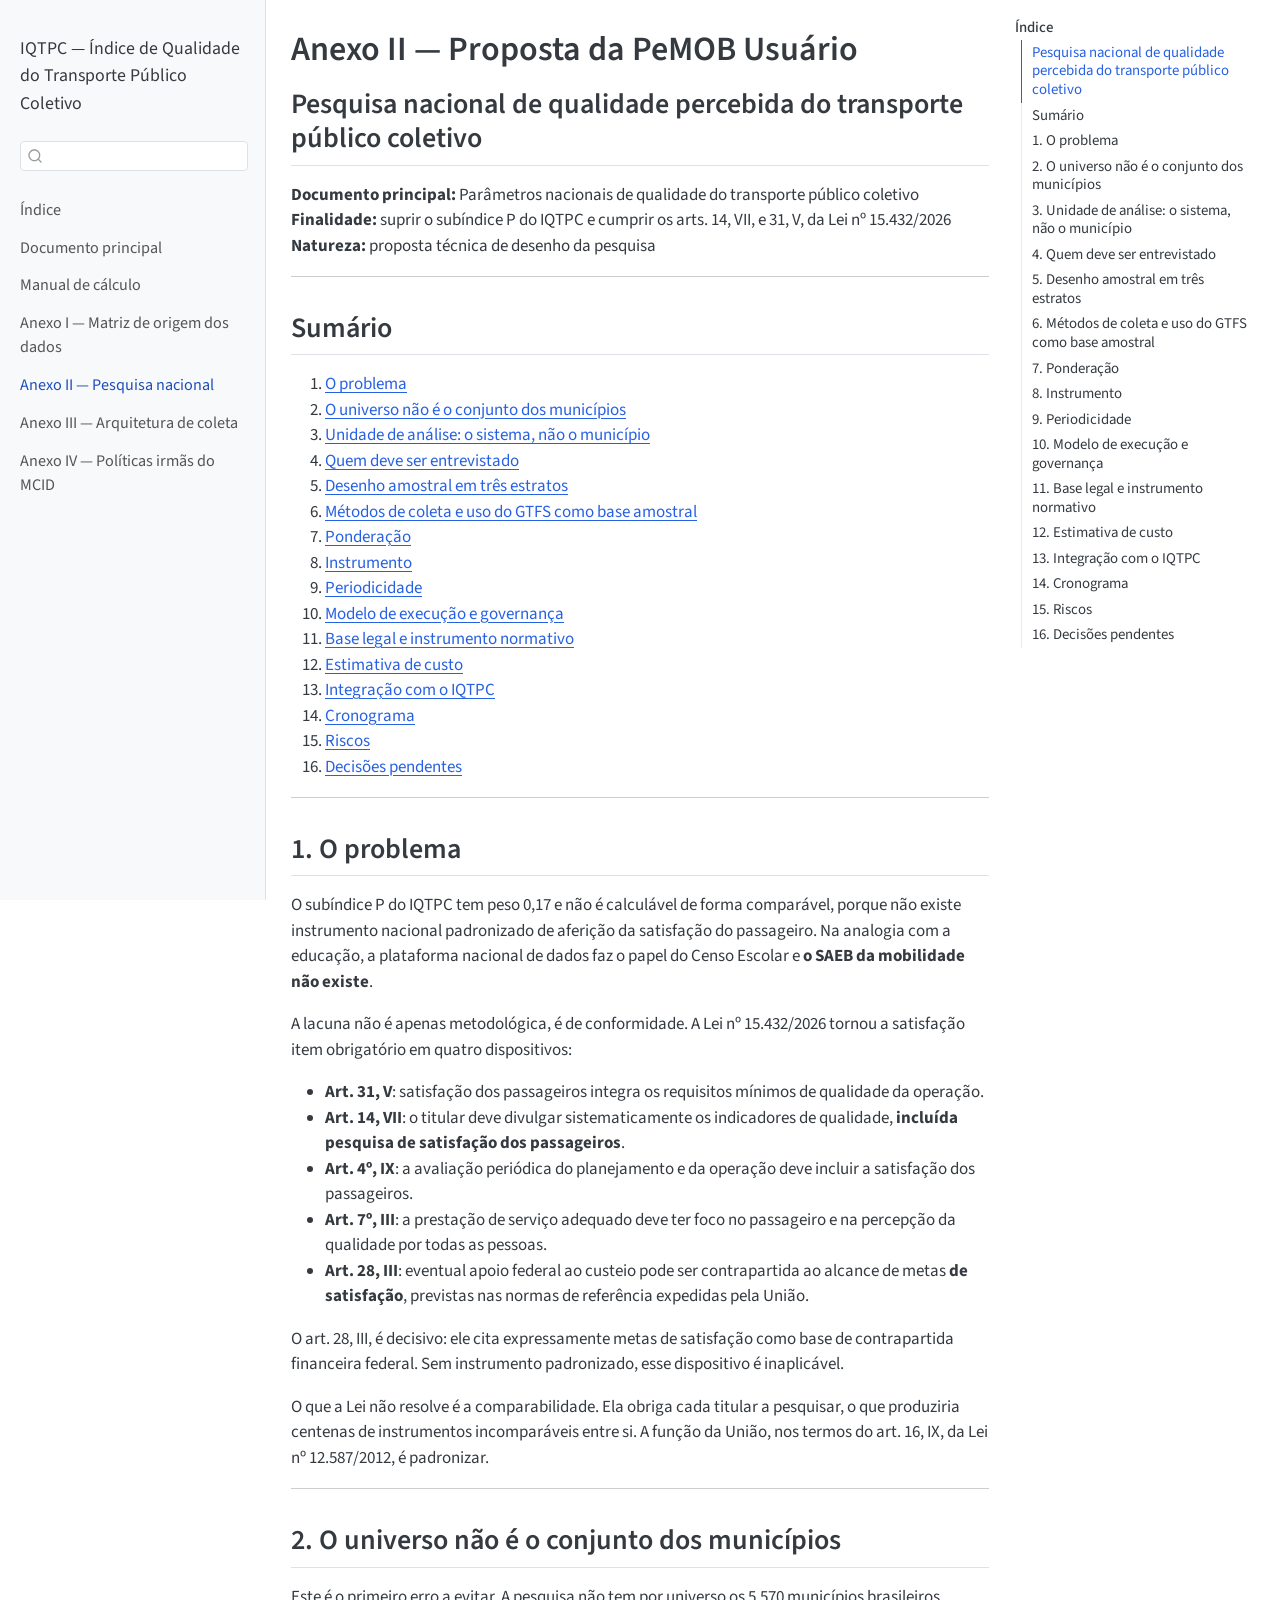
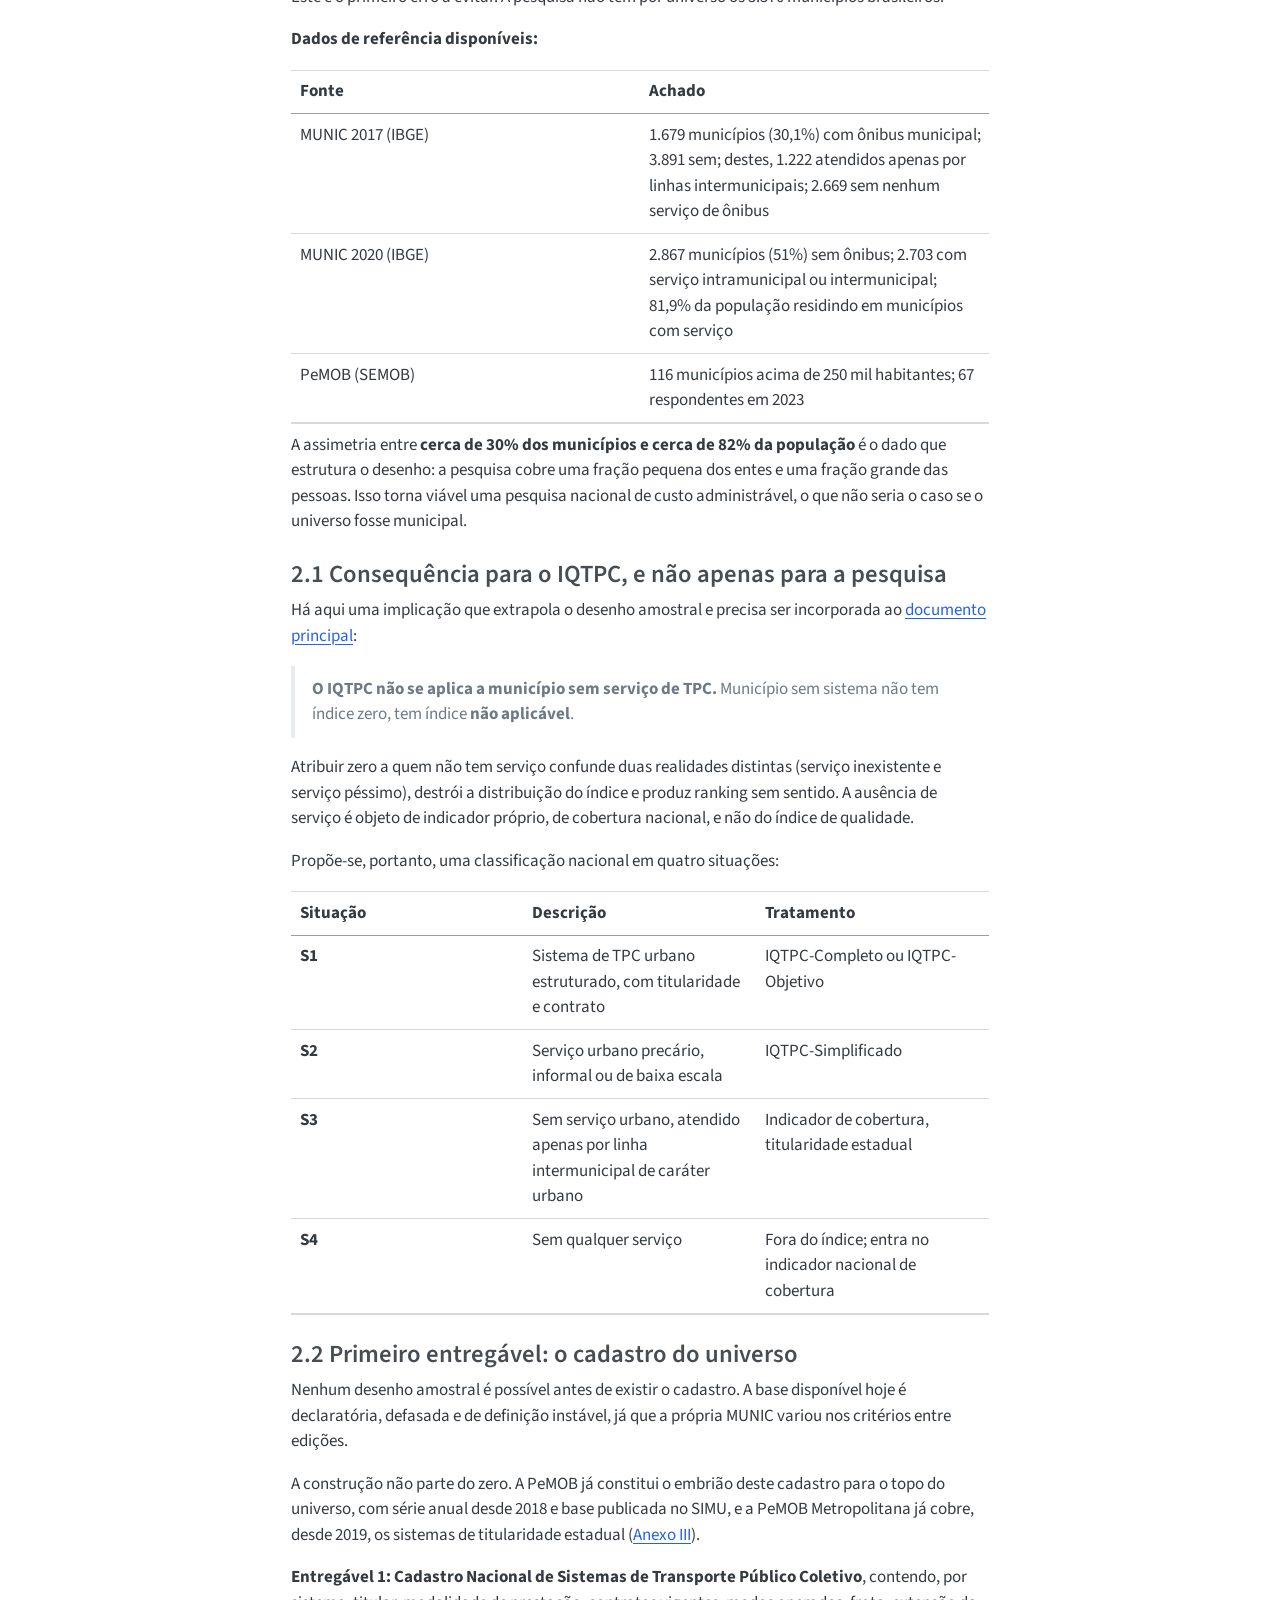
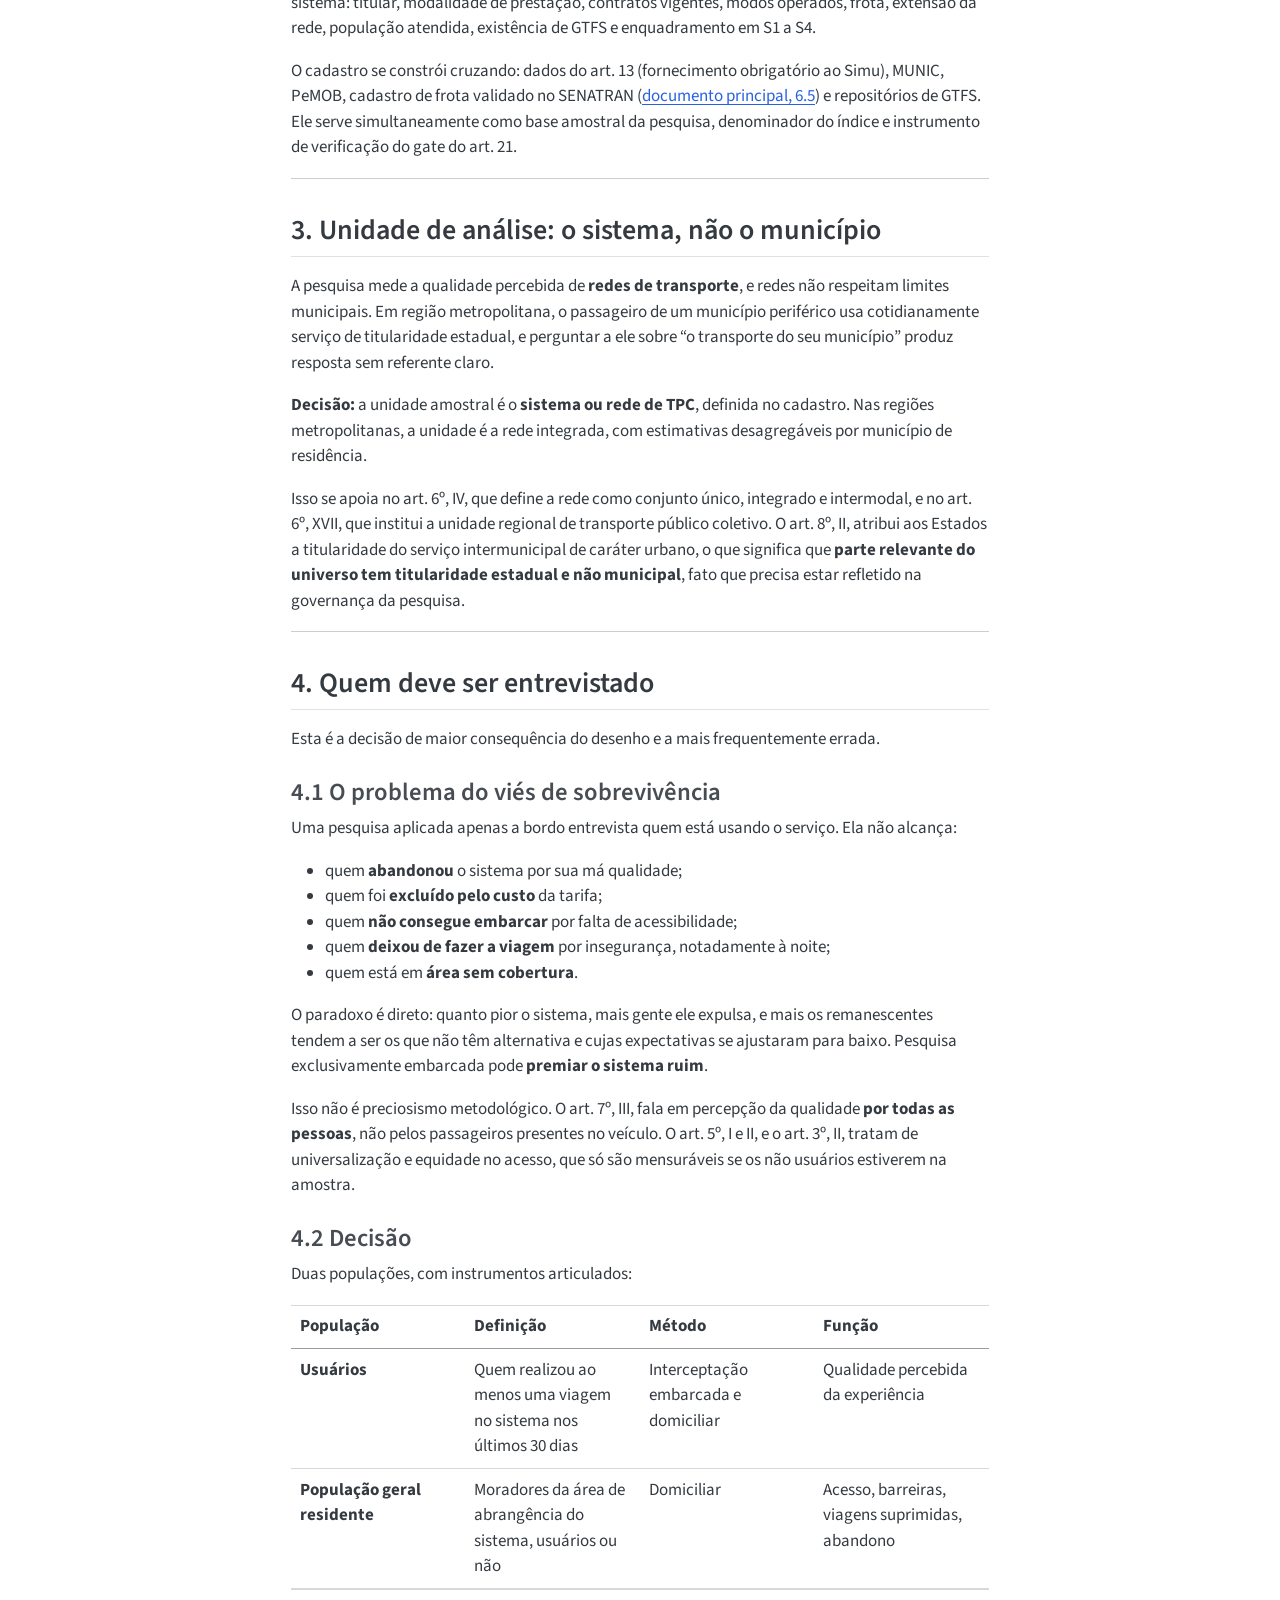
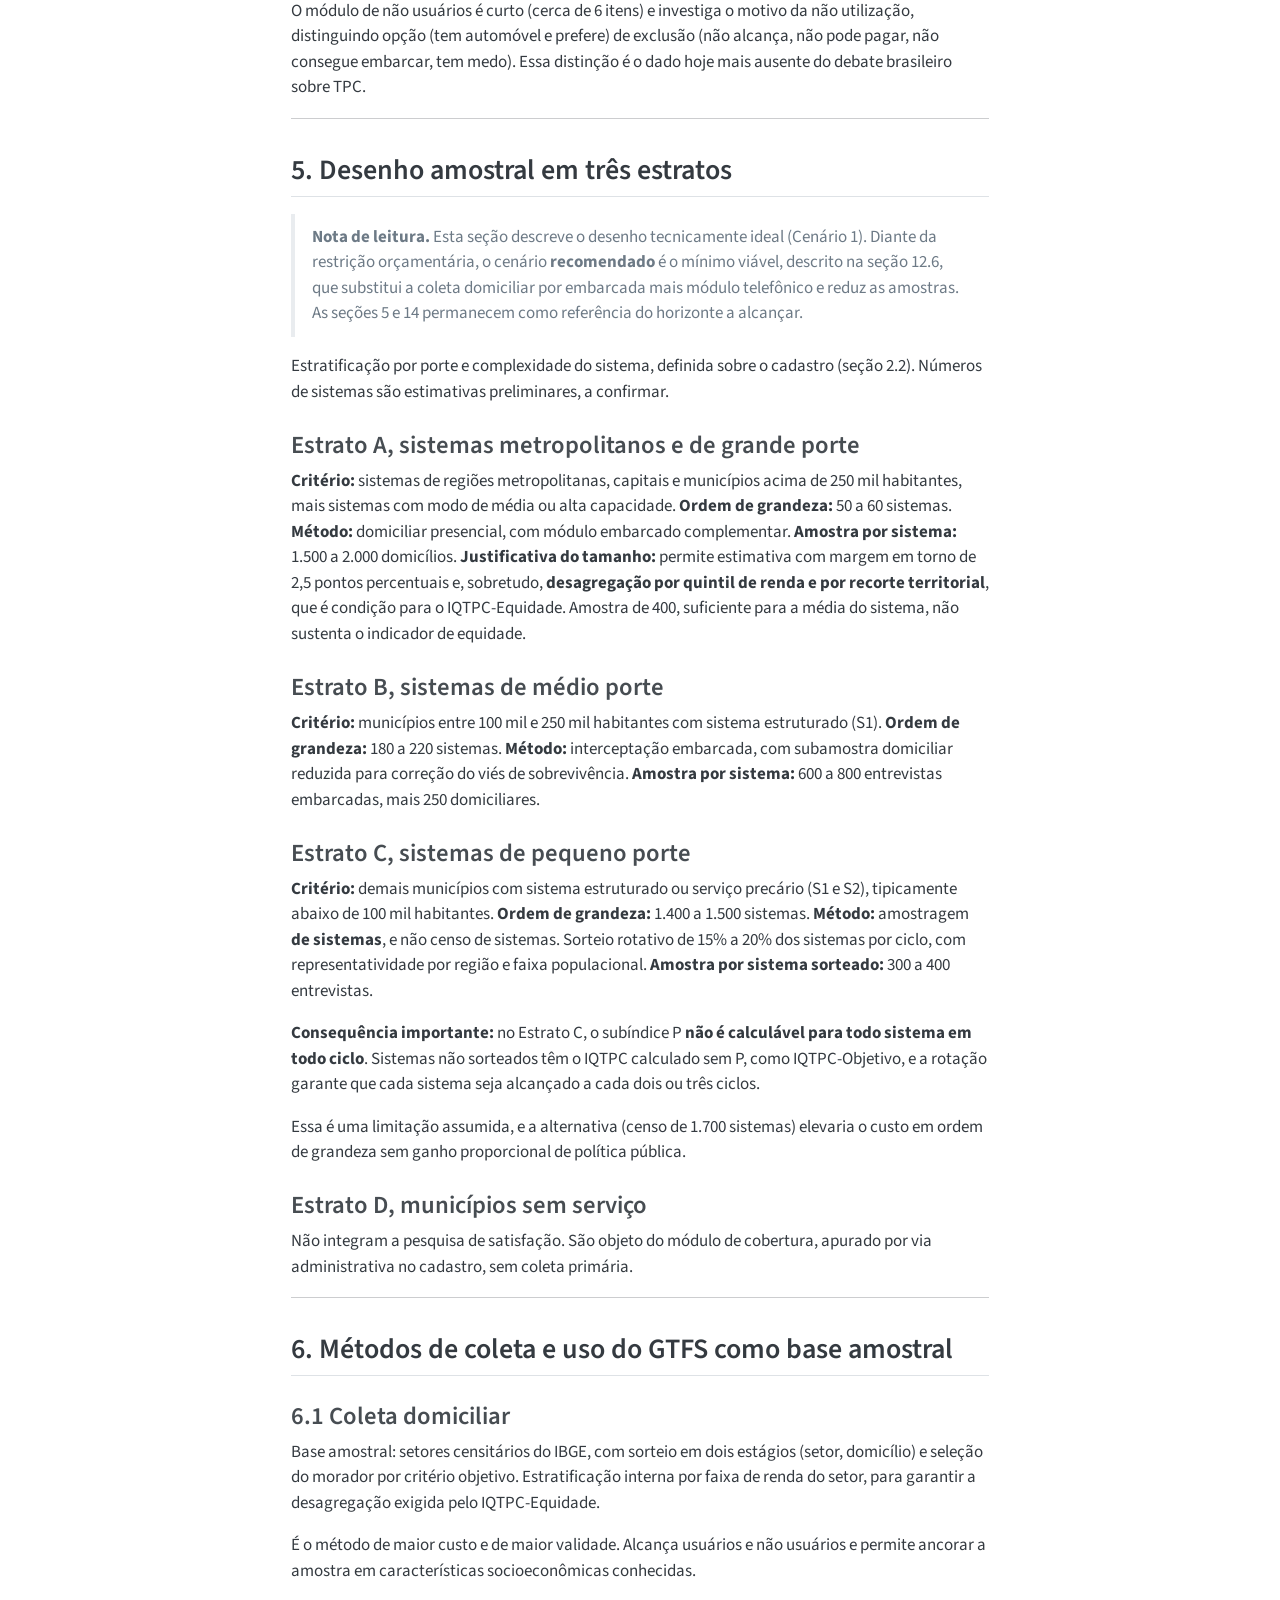
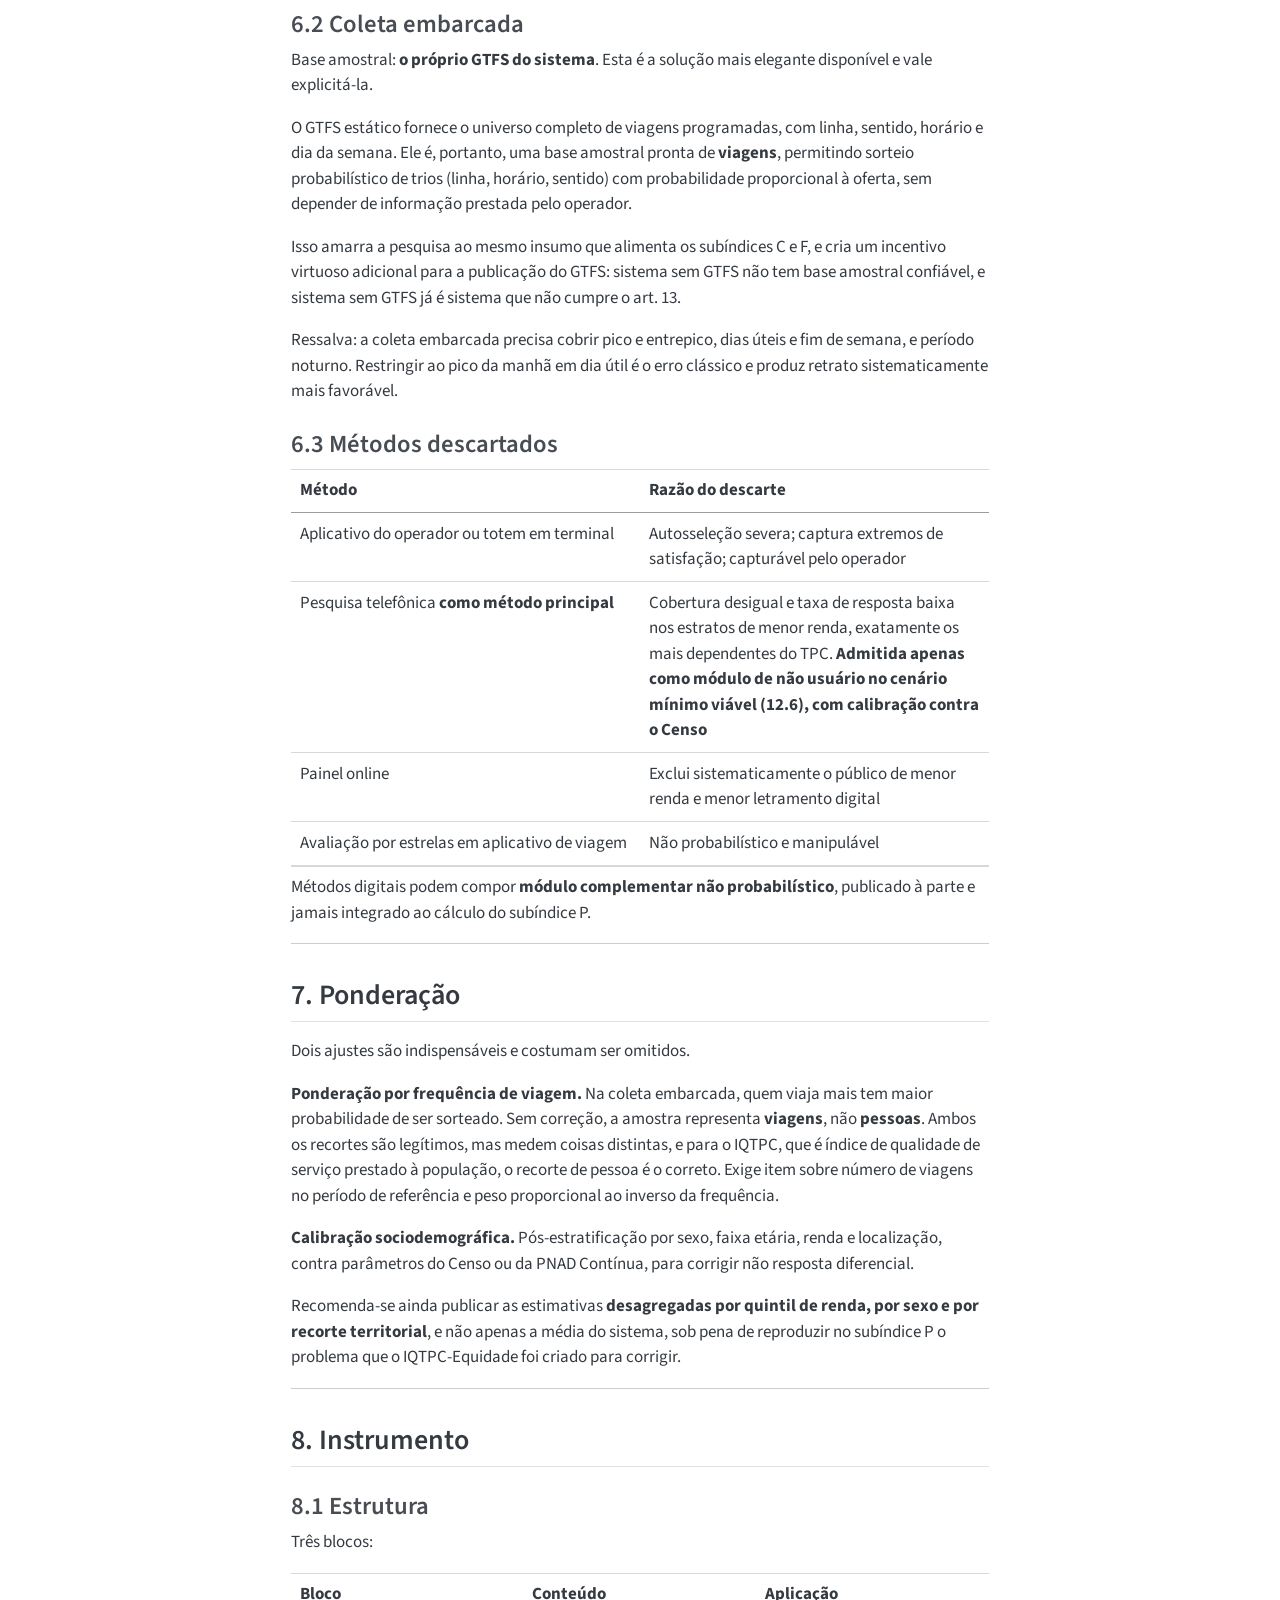
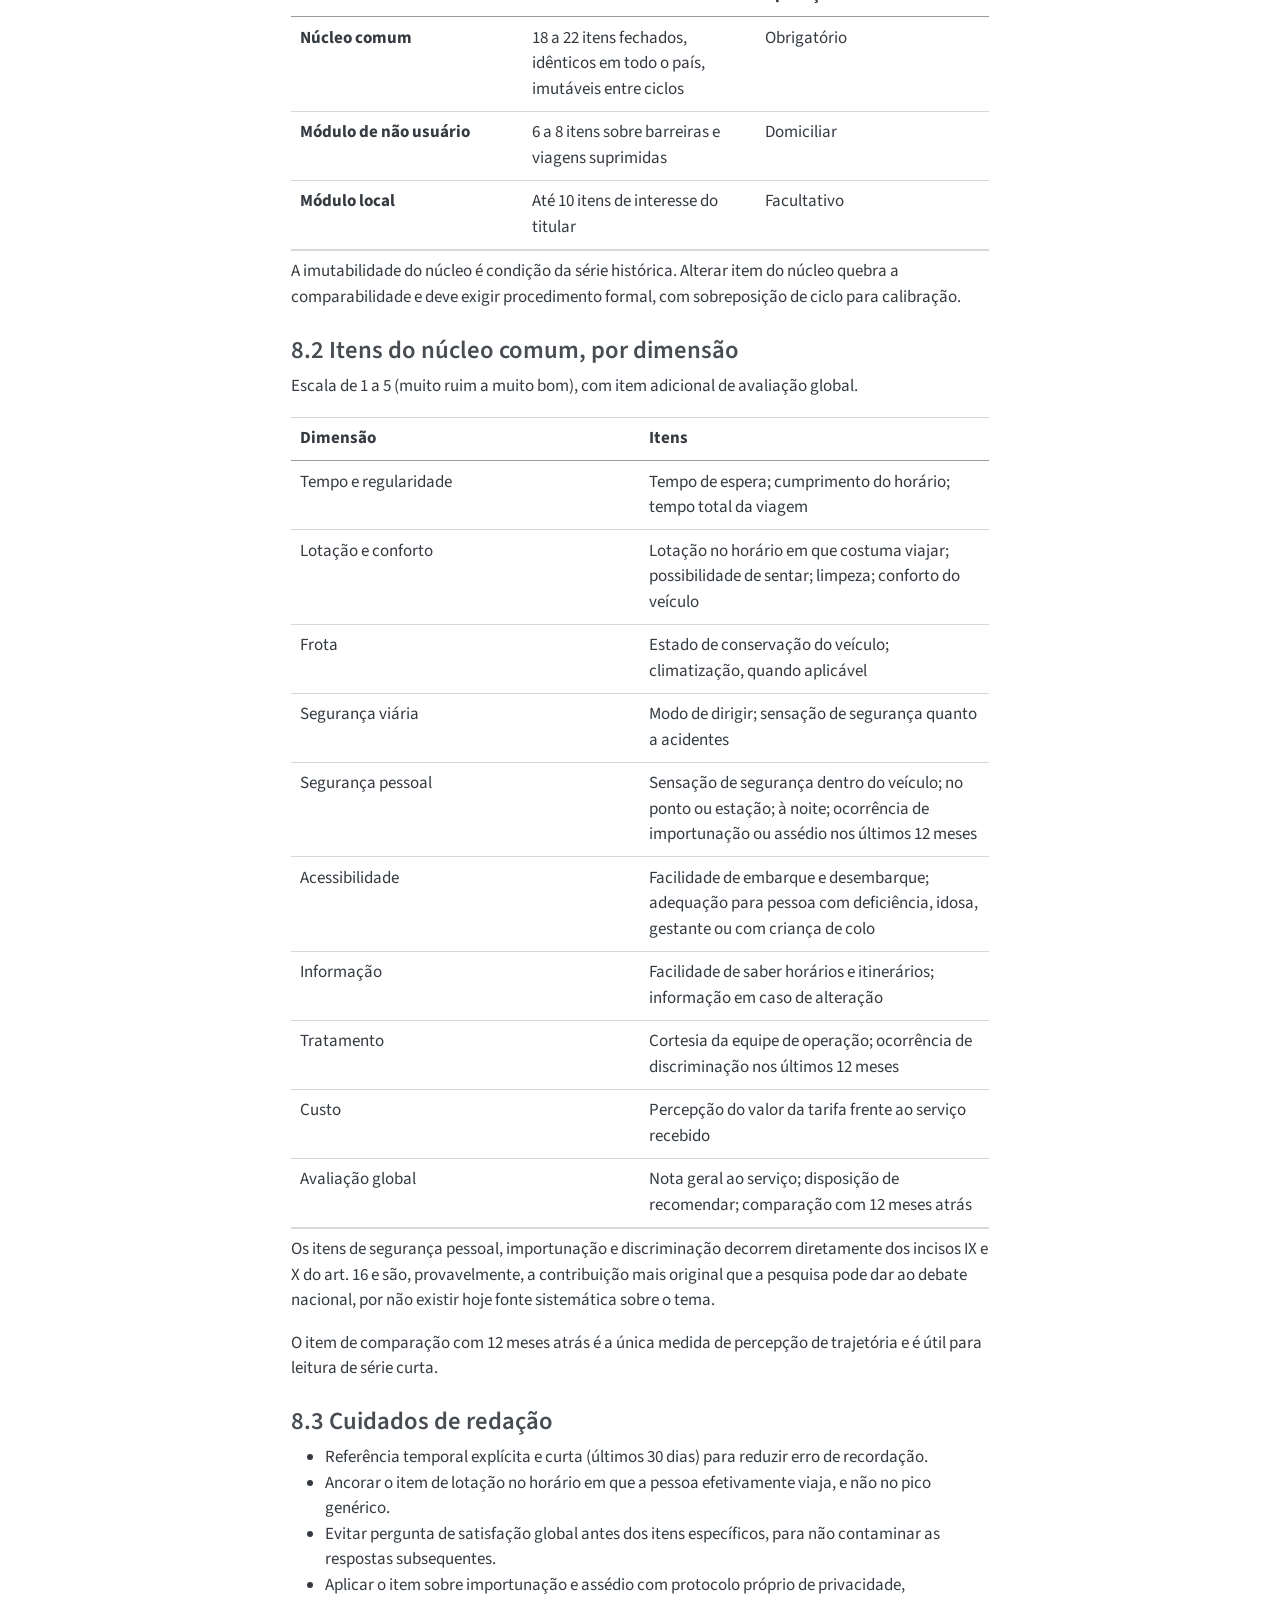
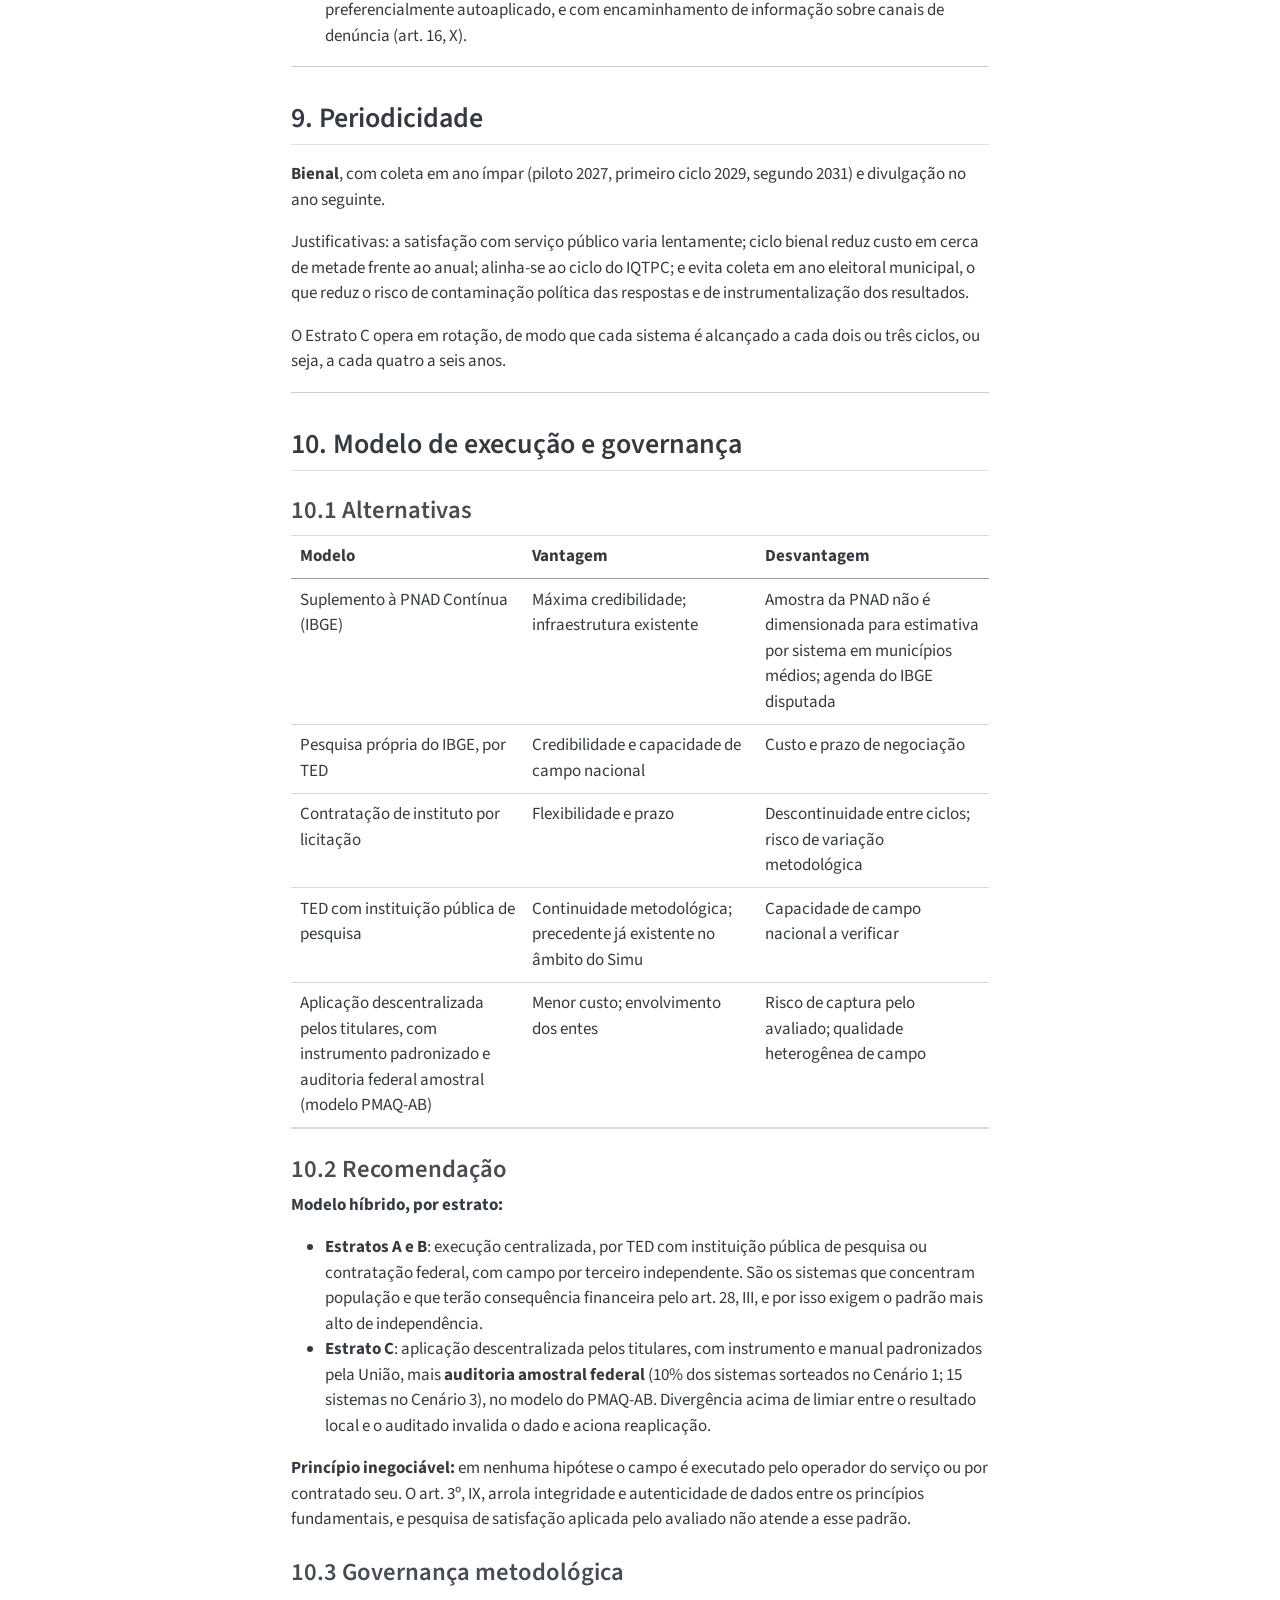
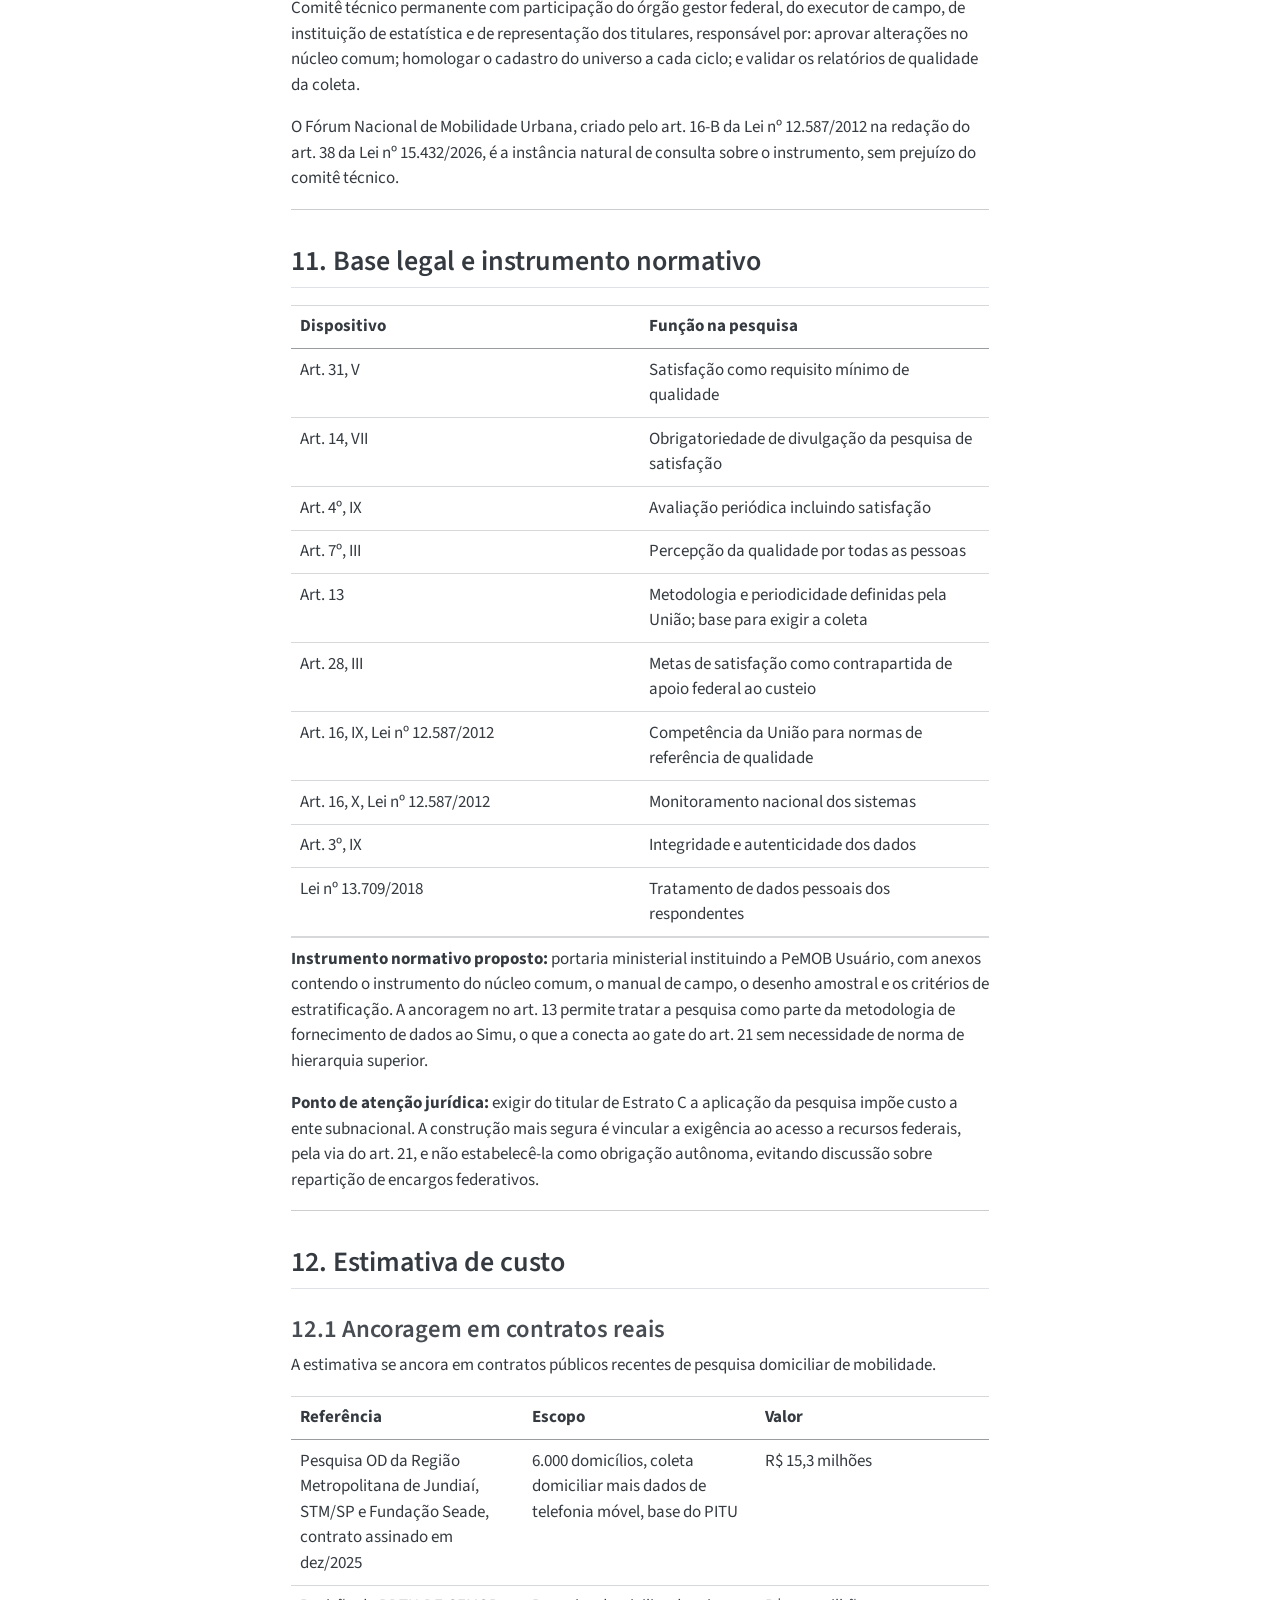
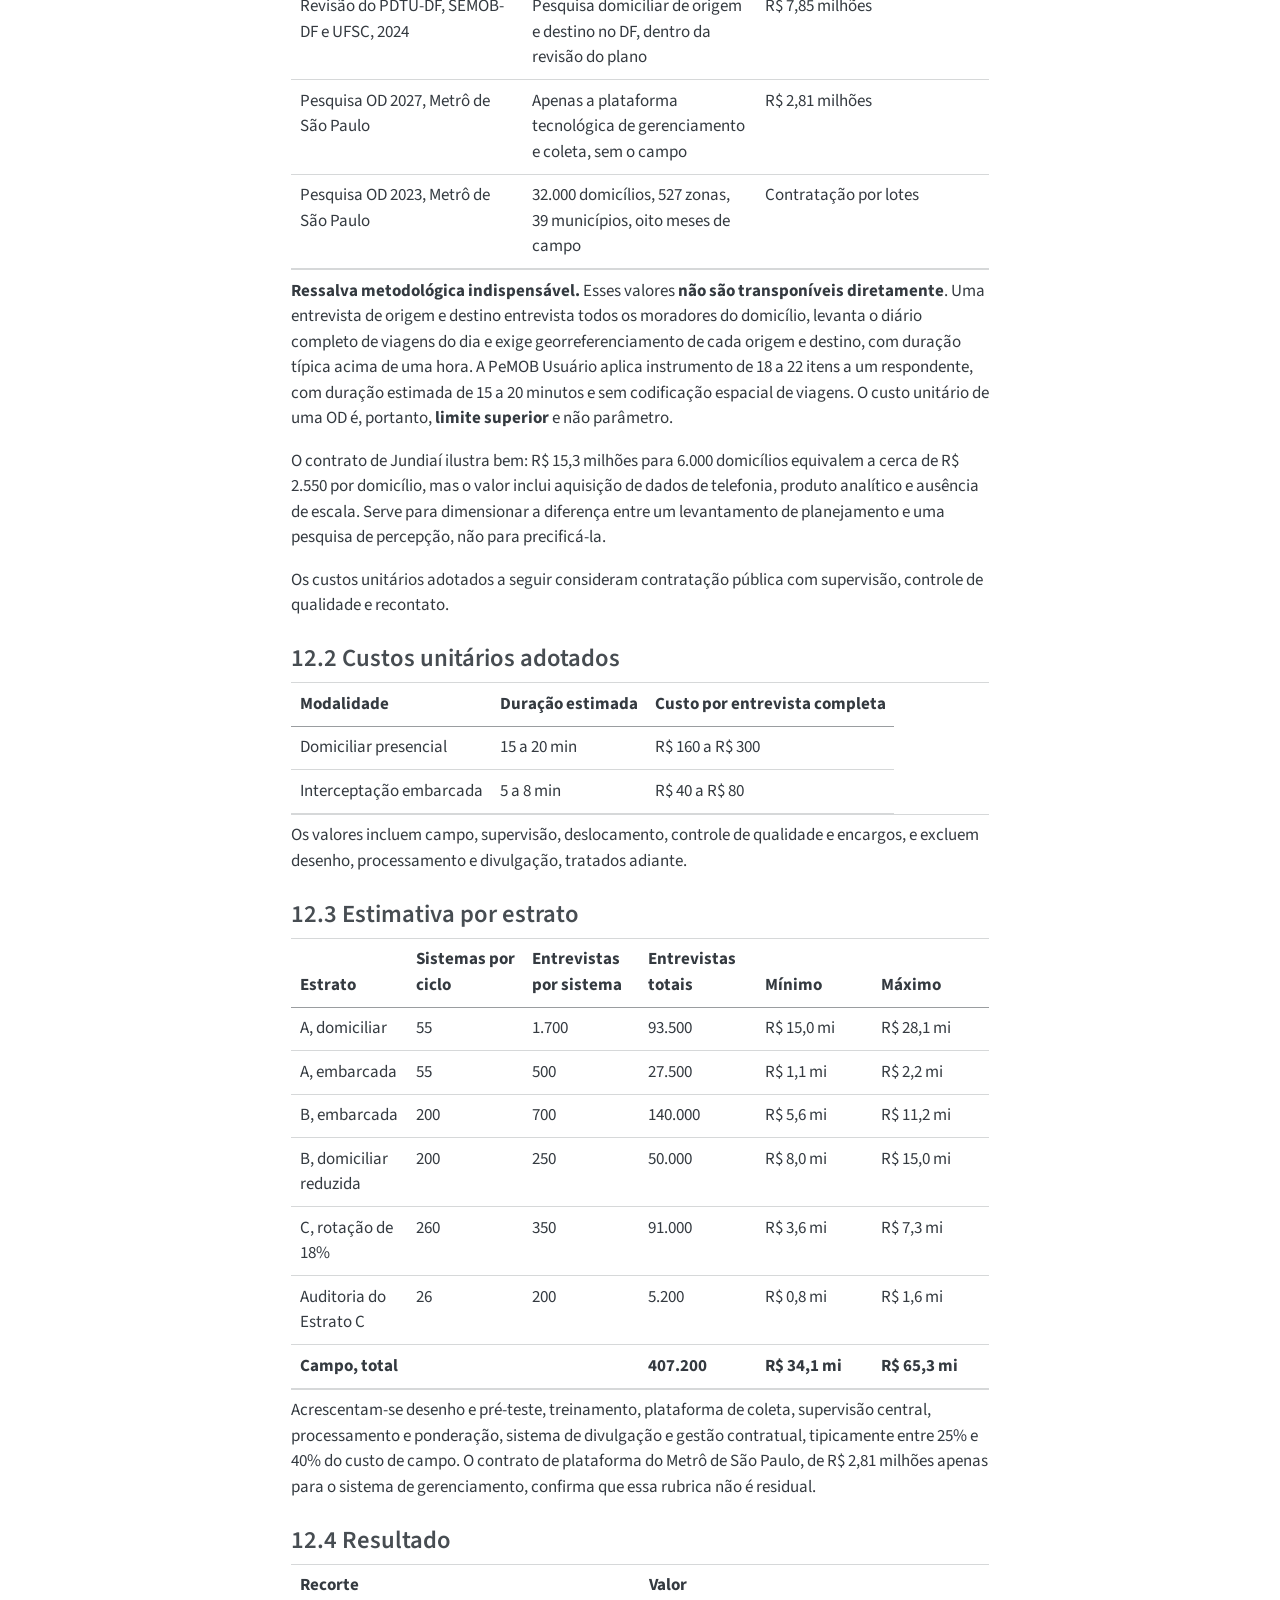
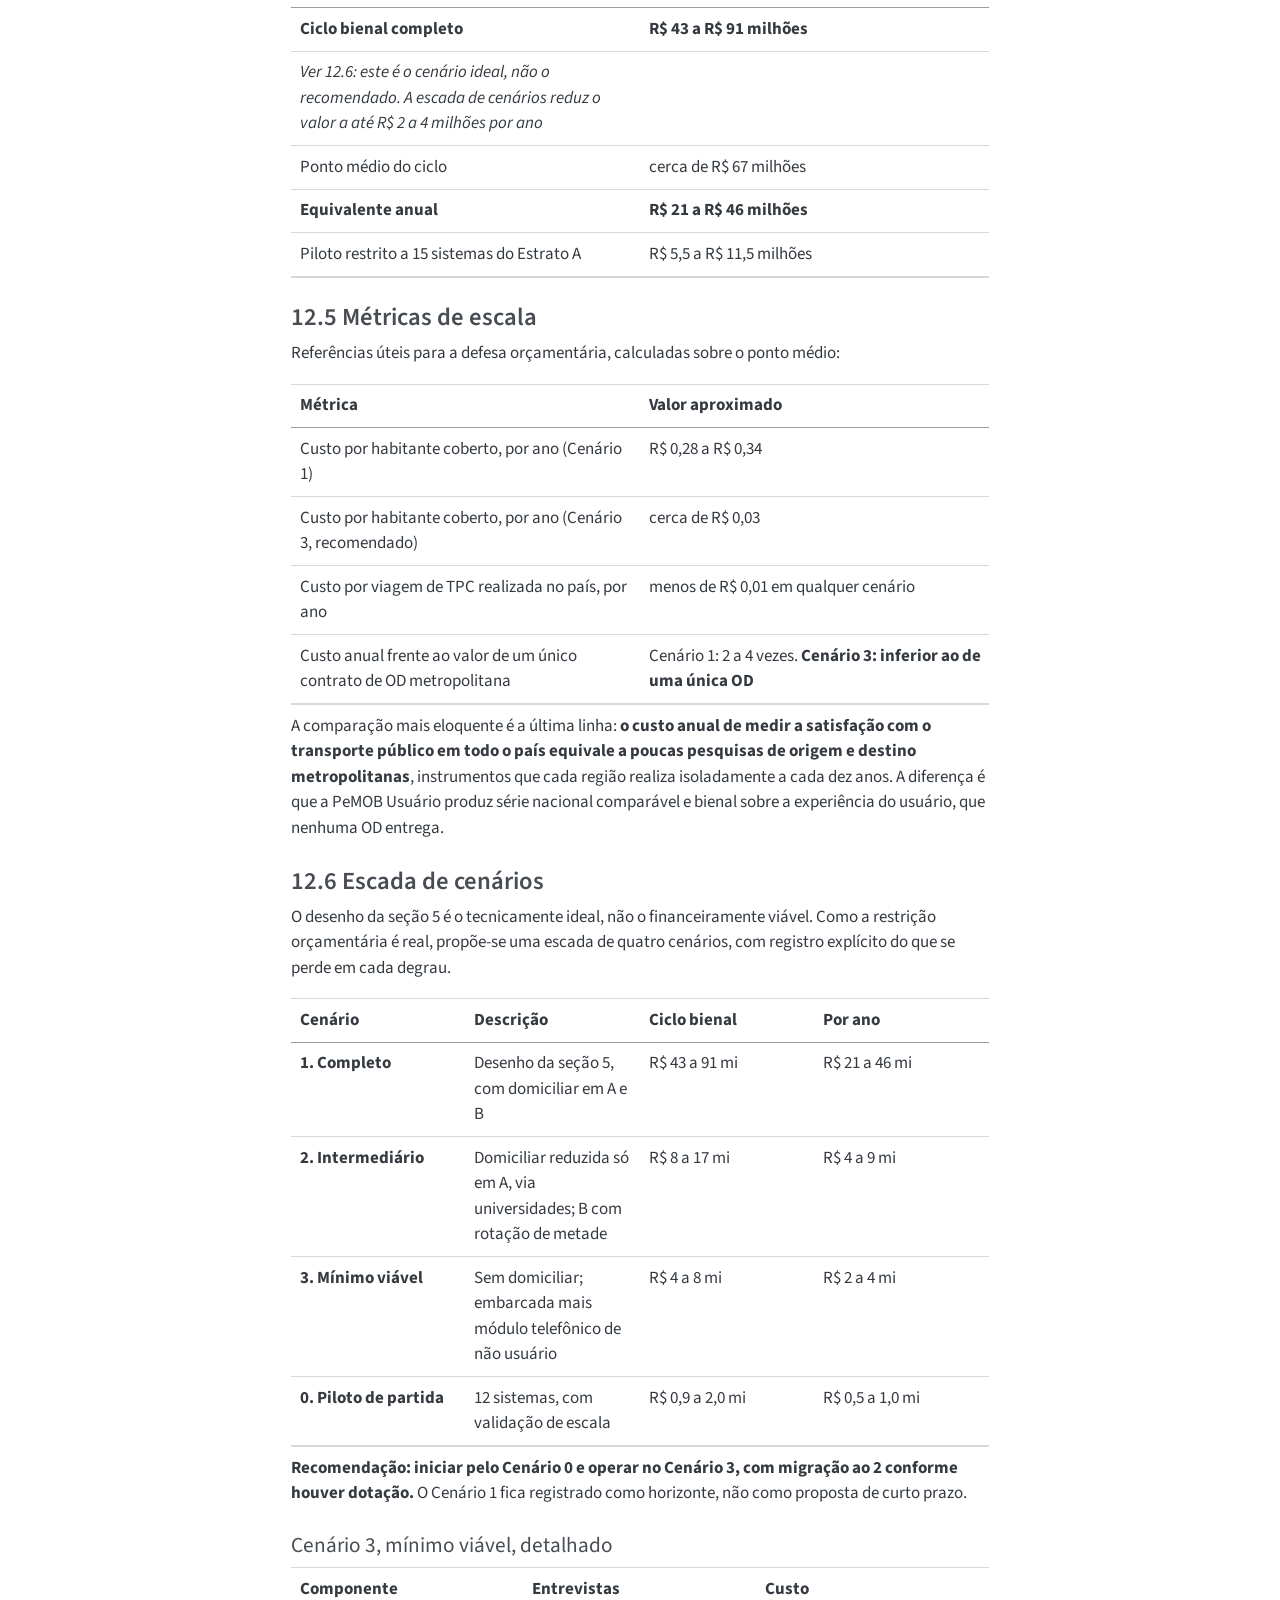
<file: IQTPC_Anexo_II_pesquisa_nacional.html>
<!DOCTYPE html>
<html xmlns="http://www.w3.org/1999/xhtml" lang="pt-br" xml:lang="pt-br"><head>

<meta charset="utf-8">
<meta name="generator" content="quarto-1.10.18">

<meta name="viewport" content="width=device-width, initial-scale=1.0, user-scalable=yes">


<title>Anexo II — Proposta da PeMOB Usuário – IQTPC — Índice de Qualidade do Transporte Público Coletivo</title>
<style>
/* Default styles provided by pandoc.
** See https://pandoc.org/MANUAL.html#variables-for-html for config info.
*/
span.smallcaps{font-variant: small-caps;}
div.columns{display: flex; gap: 1.5em;}
div.column{flex: auto;}
@media screen {
div.columns{gap: min(4vw, 1.5em);}
div.column{overflow-x: auto;}
}
div.hanging-indent{margin-left: 1.5em; text-indent: -1.5em;}
ul.task-list{list-style: none;}
ul.task-list li input[type="checkbox"] {
  width: 0.8em;
  margin: 0 0.8em 0.2em -1em; /* quarto-specific, see https://github.com/quarto-dev/quarto-cli/issues/4556 */ 
  vertical-align: middle;
}
</style>


<script src="site_libs/quarto-nav/quarto-nav.js"></script>
<script src="site_libs/quarto-nav/headroom.min.js"></script>
<script src="site_libs/clipboard/clipboard.min.js"></script>
<script src="site_libs/quarto-search/autocomplete.umd.js"></script>
<script src="site_libs/quarto-search/fuse.min.js"></script>
<script src="site_libs/quarto-search/quarto-search.js"></script>
<meta name="quarto:offset" content="./">
<link href="./IQTPC_Anexo_III_arquitetura_coleta_pemob.html" rel="next">
<link href="./IQTPC_Anexo_I_matriz_origem_dados.html" rel="prev">
<script src="site_libs/quarto-html/quarto.js" type="module"></script>
<script src="site_libs/quarto-html/tabsets/tabsets.js" type="module"></script>
<script src="site_libs/quarto-html/popper.min.js"></script>
<script src="site_libs/quarto-html/tippy.umd.min.js"></script>
<script src="site_libs/quarto-html/anchor.min.js"></script>
<link href="site_libs/quarto-html/tippy.css" rel="stylesheet">
<link href="site_libs/quarto-html/quarto-syntax-highlighting-64a204ab8560d761af7679ceaba22944.css" rel="stylesheet" id="quarto-text-highlighting-styles">
<script src="site_libs/bootstrap/bootstrap.min.js"></script>
<link href="site_libs/bootstrap/bootstrap-icons.css" rel="stylesheet">
<link href="site_libs/bootstrap/bootstrap-3d0bd47461f99955ab7d9992b8f70444.min.css" rel="stylesheet" append-hash="true" id="quarto-bootstrap" data-mode="light">
<script id="quarto-search-options" type="application/json">{
  "location": "sidebar",
  "copy-button": false,
  "collapse-after": 3,
  "panel-placement": "start",
  "type": "textbox",
  "limit": 50,
  "keyboard-shortcut": [
    "f",
    "/",
    "s"
  ],
  "show-item-context": false,
  "language": {
    "search-no-results-text": "Nenhum resultado",
    "search-matching-documents-text": "documentos correspondentes",
    "search-copy-link-title": "Copiar link para a busca",
    "search-hide-matches-text": "Esconder correspondências adicionais",
    "search-more-match-text": "mais correspondência neste documento",
    "search-more-matches-text": "mais correspondências neste documento",
    "search-clear-button-title": "Limpar",
    "search-text-placeholder": "",
    "search-detached-cancel-button-title": "Cancelar",
    "search-submit-button-title": "Enviar",
    "search-label": "Procurar"
  }
}</script>


</head>

<body class="nav-sidebar docked quarto-light">

<div id="quarto-search-results"></div>
  <header id="quarto-header" class="headroom fixed-top">
  <nav class="quarto-secondary-nav">
    <div class="container-fluid d-flex">
      <button type="button" class="quarto-btn-toggle btn" data-bs-toggle="collapse" role="button" data-bs-target=".quarto-sidebar-collapse-item" aria-controls="quarto-sidebar" aria-expanded="false" aria-label="Alternar barra lateral" onclick="if (window.quartoToggleHeadroom) { window.quartoToggleHeadroom(); }">
        <i class="bi bi-layout-text-sidebar-reverse"></i>
      </button>
        <nav class="quarto-page-breadcrumbs" aria-label="breadcrumb"><ol class="breadcrumb"><li class="breadcrumb-item"><a href="./IQTPC_Anexo_II_pesquisa_nacional.html"><span class="chapter-title">Anexo II — Pesquisa nacional</span></a></li></ol></nav>
        <a class="flex-grow-1" role="navigation" data-bs-toggle="collapse" data-bs-target=".quarto-sidebar-collapse-item" aria-controls="quarto-sidebar" aria-expanded="false" aria-label="Alternar barra lateral" onclick="if (window.quartoToggleHeadroom) { window.quartoToggleHeadroom(); }">      
        </a>
      <button type="button" class="btn quarto-search-button" aria-label="Procurar" onclick="window.quartoOpenSearch();">
        <i class="bi bi-search"></i>
      </button>
    </div>
  </nav>
</header>
<!-- content -->
<div id="quarto-content" class="quarto-container page-columns page-rows-contents page-layout-article">
<!-- sidebar -->
  <nav id="quarto-sidebar" class="sidebar collapse collapse-horizontal quarto-sidebar-collapse-item sidebar-navigation docked overflow-auto">
    <div class="pt-lg-2 mt-2 text-left sidebar-header">
    <div class="sidebar-title mb-0 py-0">
      <a href="./">IQTPC — Índice de Qualidade do Transporte Público Coletivo</a> 
    </div>
      </div>
        <div class="mt-2 flex-shrink-0 align-items-center">
        <div class="sidebar-search">
        <div id="quarto-search" class="" title="Procurar"></div>
        </div>
        </div>
    <div class="sidebar-menu-container"> 
    <ul class="list-unstyled mt-1">
        <li class="sidebar-item">
  <div class="sidebar-item-container"> 
  <a href="./index.html" class="sidebar-item-text sidebar-link"><span class="chapter-title">Índice</span></a>
  </div>
</li>
        <li class="sidebar-item">
  <div class="sidebar-item-container"> 
  <a href="./IQTPC_parametros_qualidade_transporte_publico.html" class="sidebar-item-text sidebar-link"><span class="chapter-title">Documento principal</span></a>
  </div>
</li>
        <li class="sidebar-item">
  <div class="sidebar-item-container"> 
  <a href="./IQTPC_Manual_de_calculo.html" class="sidebar-item-text sidebar-link"><span class="chapter-title">Manual de cálculo</span></a>
  </div>
</li>
        <li class="sidebar-item">
  <div class="sidebar-item-container"> 
  <a href="./IQTPC_Anexo_I_matriz_origem_dados.html" class="sidebar-item-text sidebar-link"><span class="chapter-title">Anexo I — Matriz de origem dos dados</span></a>
  </div>
</li>
        <li class="sidebar-item">
  <div class="sidebar-item-container"> 
  <a href="./IQTPC_Anexo_II_pesquisa_nacional.html" class="sidebar-item-text sidebar-link active"><span class="chapter-title">Anexo II — Pesquisa nacional</span></a>
  </div>
</li>
        <li class="sidebar-item">
  <div class="sidebar-item-container"> 
  <a href="./IQTPC_Anexo_III_arquitetura_coleta_pemob.html" class="sidebar-item-text sidebar-link"><span class="chapter-title">Anexo III — Arquitetura de coleta</span></a>
  </div>
</li>
        <li class="sidebar-item">
  <div class="sidebar-item-container"> 
  <a href="./IQTPC_Anexo_IV_aproveitamento_politicas_MCID.html" class="sidebar-item-text sidebar-link"><span class="chapter-title">Anexo IV — Políticas irmãs do MCID</span></a>
  </div>
</li>
    </ul>
    </div>
</nav>
<div id="quarto-sidebar-glass" class="quarto-sidebar-collapse-item" data-bs-toggle="collapse" data-bs-target=".quarto-sidebar-collapse-item"></div>
<!-- margin-sidebar -->
    <div id="quarto-margin-sidebar" class="sidebar margin-sidebar">
        <nav id="TOC" role="doc-toc" class="toc-active">
    <h2 id="toc-title">Índice</h2>
   
  <ul>
  <li><a href="#pesquisa-nacional-de-qualidade-percebida-do-transporte-público-coletivo" id="toc-pesquisa-nacional-de-qualidade-percebida-do-transporte-público-coletivo" class="nav-link active" data-scroll-target="#pesquisa-nacional-de-qualidade-percebida-do-transporte-público-coletivo">Pesquisa nacional de qualidade percebida do transporte público coletivo</a></li>
  <li><a href="#sumário" id="toc-sumário" class="nav-link" data-scroll-target="#sumário">Sumário</a></li>
  <li><a href="#o-problema" id="toc-o-problema" class="nav-link" data-scroll-target="#o-problema">1. O problema</a></li>
  <li><a href="#o-universo-não-é-o-conjunto-dos-municípios" id="toc-o-universo-não-é-o-conjunto-dos-municípios" class="nav-link" data-scroll-target="#o-universo-não-é-o-conjunto-dos-municípios">2. O universo não é o conjunto dos municípios</a>
  <ul>
  <li><a href="#consequência-para-o-iqtpc-e-não-apenas-para-a-pesquisa" id="toc-consequência-para-o-iqtpc-e-não-apenas-para-a-pesquisa" class="nav-link" data-scroll-target="#consequência-para-o-iqtpc-e-não-apenas-para-a-pesquisa">2.1 Consequência para o IQTPC, e não apenas para a pesquisa</a></li>
  <li><a href="#primeiro-entregável-o-cadastro-do-universo" id="toc-primeiro-entregável-o-cadastro-do-universo" class="nav-link" data-scroll-target="#primeiro-entregável-o-cadastro-do-universo">2.2 Primeiro entregável: o cadastro do universo</a></li>
  </ul></li>
  <li><a href="#unidade-de-análise-o-sistema-não-o-município" id="toc-unidade-de-análise-o-sistema-não-o-município" class="nav-link" data-scroll-target="#unidade-de-análise-o-sistema-não-o-município">3. Unidade de análise: o sistema, não o município</a></li>
  <li><a href="#quem-deve-ser-entrevistado" id="toc-quem-deve-ser-entrevistado" class="nav-link" data-scroll-target="#quem-deve-ser-entrevistado">4. Quem deve ser entrevistado</a>
  <ul>
  <li><a href="#o-problema-do-viés-de-sobrevivência" id="toc-o-problema-do-viés-de-sobrevivência" class="nav-link" data-scroll-target="#o-problema-do-viés-de-sobrevivência">4.1 O problema do viés de sobrevivência</a></li>
  <li><a href="#decisão" id="toc-decisão" class="nav-link" data-scroll-target="#decisão">4.2 Decisão</a></li>
  </ul></li>
  <li><a href="#desenho-amostral-em-três-estratos" id="toc-desenho-amostral-em-três-estratos" class="nav-link" data-scroll-target="#desenho-amostral-em-três-estratos">5. Desenho amostral em três estratos</a>
  <ul>
  <li><a href="#estrato-a-sistemas-metropolitanos-e-de-grande-porte" id="toc-estrato-a-sistemas-metropolitanos-e-de-grande-porte" class="nav-link" data-scroll-target="#estrato-a-sistemas-metropolitanos-e-de-grande-porte">Estrato A, sistemas metropolitanos e de grande porte</a></li>
  <li><a href="#estrato-b-sistemas-de-médio-porte" id="toc-estrato-b-sistemas-de-médio-porte" class="nav-link" data-scroll-target="#estrato-b-sistemas-de-médio-porte">Estrato B, sistemas de médio porte</a></li>
  <li><a href="#estrato-c-sistemas-de-pequeno-porte" id="toc-estrato-c-sistemas-de-pequeno-porte" class="nav-link" data-scroll-target="#estrato-c-sistemas-de-pequeno-porte">Estrato C, sistemas de pequeno porte</a></li>
  <li><a href="#estrato-d-municípios-sem-serviço" id="toc-estrato-d-municípios-sem-serviço" class="nav-link" data-scroll-target="#estrato-d-municípios-sem-serviço">Estrato D, municípios sem serviço</a></li>
  </ul></li>
  <li><a href="#métodos-de-coleta-e-uso-do-gtfs-como-base-amostral" id="toc-métodos-de-coleta-e-uso-do-gtfs-como-base-amostral" class="nav-link" data-scroll-target="#métodos-de-coleta-e-uso-do-gtfs-como-base-amostral">6. Métodos de coleta e uso do GTFS como base amostral</a>
  <ul>
  <li><a href="#coleta-domiciliar" id="toc-coleta-domiciliar" class="nav-link" data-scroll-target="#coleta-domiciliar">6.1 Coleta domiciliar</a></li>
  <li><a href="#coleta-embarcada" id="toc-coleta-embarcada" class="nav-link" data-scroll-target="#coleta-embarcada">6.2 Coleta embarcada</a></li>
  <li><a href="#métodos-descartados" id="toc-métodos-descartados" class="nav-link" data-scroll-target="#métodos-descartados">6.3 Métodos descartados</a></li>
  </ul></li>
  <li><a href="#ponderação" id="toc-ponderação" class="nav-link" data-scroll-target="#ponderação">7. Ponderação</a></li>
  <li><a href="#instrumento" id="toc-instrumento" class="nav-link" data-scroll-target="#instrumento">8. Instrumento</a>
  <ul>
  <li><a href="#estrutura" id="toc-estrutura" class="nav-link" data-scroll-target="#estrutura">8.1 Estrutura</a></li>
  <li><a href="#itens-do-núcleo-comum-por-dimensão" id="toc-itens-do-núcleo-comum-por-dimensão" class="nav-link" data-scroll-target="#itens-do-núcleo-comum-por-dimensão">8.2 Itens do núcleo comum, por dimensão</a></li>
  <li><a href="#cuidados-de-redação" id="toc-cuidados-de-redação" class="nav-link" data-scroll-target="#cuidados-de-redação">8.3 Cuidados de redação</a></li>
  </ul></li>
  <li><a href="#periodicidade" id="toc-periodicidade" class="nav-link" data-scroll-target="#periodicidade">9. Periodicidade</a></li>
  <li><a href="#modelo-de-execução-e-governança" id="toc-modelo-de-execução-e-governança" class="nav-link" data-scroll-target="#modelo-de-execução-e-governança">10. Modelo de execução e governança</a>
  <ul>
  <li><a href="#alternativas" id="toc-alternativas" class="nav-link" data-scroll-target="#alternativas">10.1 Alternativas</a></li>
  <li><a href="#recomendação" id="toc-recomendação" class="nav-link" data-scroll-target="#recomendação">10.2 Recomendação</a></li>
  <li><a href="#governança-metodológica" id="toc-governança-metodológica" class="nav-link" data-scroll-target="#governança-metodológica">10.3 Governança metodológica</a></li>
  </ul></li>
  <li><a href="#base-legal-e-instrumento-normativo" id="toc-base-legal-e-instrumento-normativo" class="nav-link" data-scroll-target="#base-legal-e-instrumento-normativo">11. Base legal e instrumento normativo</a></li>
  <li><a href="#estimativa-de-custo" id="toc-estimativa-de-custo" class="nav-link" data-scroll-target="#estimativa-de-custo">12. Estimativa de custo</a>
  <ul>
  <li><a href="#ancoragem-em-contratos-reais" id="toc-ancoragem-em-contratos-reais" class="nav-link" data-scroll-target="#ancoragem-em-contratos-reais">12.1 Ancoragem em contratos reais</a></li>
  <li><a href="#custos-unitários-adotados" id="toc-custos-unitários-adotados" class="nav-link" data-scroll-target="#custos-unitários-adotados">12.2 Custos unitários adotados</a></li>
  <li><a href="#estimativa-por-estrato" id="toc-estimativa-por-estrato" class="nav-link" data-scroll-target="#estimativa-por-estrato">12.3 Estimativa por estrato</a></li>
  <li><a href="#resultado" id="toc-resultado" class="nav-link" data-scroll-target="#resultado">12.4 Resultado</a></li>
  <li><a href="#métricas-de-escala" id="toc-métricas-de-escala" class="nav-link" data-scroll-target="#métricas-de-escala">12.5 Métricas de escala</a></li>
  <li><a href="#escada-de-cenários" id="toc-escada-de-cenários" class="nav-link" data-scroll-target="#escada-de-cenários">12.6 Escada de cenários</a>
  <ul class="collapse">
  <li><a href="#cenário-3-mínimo-viável-detalhado" id="toc-cenário-3-mínimo-viável-detalhado" class="nav-link" data-scroll-target="#cenário-3-mínimo-viável-detalhado">Cenário 3, mínimo viável, detalhado</a></li>
  </ul></li>
  <li><a href="#as-cinco-alavancas-que-produzem-a-redução" id="toc-as-cinco-alavancas-que-produzem-a-redução" class="nav-link" data-scroll-target="#as-cinco-alavancas-que-produzem-a-redução">12.7 As cinco alavancas que produzem a redução</a></li>
  <li><a href="#consequências-para-o-iqtpc" id="toc-consequências-para-o-iqtpc" class="nav-link" data-scroll-target="#consequências-para-o-iqtpc">12.8 Consequências para o IQTPC</a></li>
  <li><a href="#o-que-não-se-deve-cortar" id="toc-o-que-não-se-deve-cortar" class="nav-link" data-scroll-target="#o-que-não-se-deve-cortar">12.9 O que não se deve cortar</a></li>
  <li><a href="#advertência" id="toc-advertência" class="nav-link" data-scroll-target="#advertência">12.10 Advertência</a></li>
  </ul></li>
  <li><a href="#integração-com-o-iqtpc" id="toc-integração-com-o-iqtpc" class="nav-link" data-scroll-target="#integração-com-o-iqtpc">13. Integração com o IQTPC</a>
  <ul>
  <li><a href="#regra-de-composição" id="toc-regra-de-composição" class="nav-link" data-scroll-target="#regra-de-composição">13.1 Regra de composição</a></li>
  <li><a href="#do-questionário-ao-subíndice" id="toc-do-questionário-ao-subíndice" class="nav-link" data-scroll-target="#do-questionário-ao-subíndice">13.2 Do questionário ao subíndice</a></li>
  <li><a href="#uso-independente" id="toc-uso-independente" class="nav-link" data-scroll-target="#uso-independente">13.3 Uso independente</a></li>
  </ul></li>
  <li><a href="#cronograma" id="toc-cronograma" class="nav-link" data-scroll-target="#cronograma">14. Cronograma</a></li>
  <li><a href="#riscos" id="toc-riscos" class="nav-link" data-scroll-target="#riscos">15. Riscos</a></li>
  <li><a href="#decisões-pendentes" id="toc-decisões-pendentes" class="nav-link" data-scroll-target="#decisões-pendentes">16. Decisões pendentes</a></li>
  </ul>
</nav>
    </div>
<!-- main -->
<main class="content" id="quarto-document-content">

<header id="title-block-header" class="quarto-title-block default">
<div class="quarto-title">
<h1 class="title"><span class="chapter-title">Anexo II — Proposta da PeMOB Usuário</span></h1>
</div>



<div class="quarto-title-meta">

    
  
    
  </div>
  


</header>


<section id="pesquisa-nacional-de-qualidade-percebida-do-transporte-público-coletivo" class="level2">
<h2 class="anchored" data-anchor-id="pesquisa-nacional-de-qualidade-percebida-do-transporte-público-coletivo">Pesquisa nacional de qualidade percebida do transporte público coletivo</h2>
<p><strong>Documento principal:</strong> Parâmetros nacionais de qualidade do transporte público coletivo <strong>Finalidade:</strong> suprir o subíndice P do IQTPC e cumprir os arts. 14, VII, e 31, V, da Lei nº 15.432/2026 <strong>Natureza:</strong> proposta técnica de desenho da pesquisa</p>
<hr>
</section>
<section id="sumário" class="level2">
<h2 class="anchored" data-anchor-id="sumário">Sumário</h2>
<ol type="1">
<li><a href="#o-problema">O problema</a></li>
<li><a href="#o-universo-não-é-o-conjunto-dos-municípios">O universo não é o conjunto dos municípios</a></li>
<li><a href="#unidade-de-análise-o-sistema-não-o-município">Unidade de análise: o sistema, não o município</a></li>
<li><a href="#quem-deve-ser-entrevistado">Quem deve ser entrevistado</a></li>
<li><a href="#desenho-amostral-em-três-estratos">Desenho amostral em três estratos</a></li>
<li><a href="#métodos-de-coleta-e-uso-do-gtfs-como-base-amostral">Métodos de coleta e uso do GTFS como base amostral</a></li>
<li><a href="#ponderação">Ponderação</a></li>
<li><a href="#instrumento">Instrumento</a></li>
<li><a href="#periodicidade">Periodicidade</a></li>
<li><a href="#modelo-de-execução-e-governança">Modelo de execução e governança</a></li>
<li><a href="#base-legal-e-instrumento-normativo">Base legal e instrumento normativo</a></li>
<li><a href="#estimativa-de-custo">Estimativa de custo</a></li>
<li><a href="#integração-com-o-iqtpc">Integração com o IQTPC</a></li>
<li><a href="#cronograma">Cronograma</a></li>
<li><a href="#riscos">Riscos</a></li>
<li><a href="#decisões-pendentes">Decisões pendentes</a></li>
</ol>
<hr>
</section>
<section id="o-problema" class="level2">
<h2 class="anchored" data-anchor-id="o-problema">1. O problema</h2>
<p>O subíndice P do IQTPC tem peso 0,17 e não é calculável de forma comparável, porque não existe instrumento nacional padronizado de aferição da satisfação do passageiro. Na analogia com a educação, a plataforma nacional de dados faz o papel do Censo Escolar e <strong>o SAEB da mobilidade não existe</strong>.</p>
<p>A lacuna não é apenas metodológica, é de conformidade. A Lei nº 15.432/2026 tornou a satisfação item obrigatório em quatro dispositivos:</p>
<ul>
<li><strong>Art. 31, V</strong>: satisfação dos passageiros integra os requisitos mínimos de qualidade da operação.</li>
<li><strong>Art. 14, VII</strong>: o titular deve divulgar sistematicamente os indicadores de qualidade, <strong>incluída pesquisa de satisfação dos passageiros</strong>.</li>
<li><strong>Art. 4º, IX</strong>: a avaliação periódica do planejamento e da operação deve incluir a satisfação dos passageiros.</li>
<li><strong>Art. 7º, III</strong>: a prestação de serviço adequado deve ter foco no passageiro e na percepção da qualidade por todas as pessoas.</li>
<li><strong>Art. 28, III</strong>: eventual apoio federal ao custeio pode ser contrapartida ao alcance de metas <strong>de satisfação</strong>, previstas nas normas de referência expedidas pela União.</li>
</ul>
<p>O art. 28, III, é decisivo: ele cita expressamente metas de satisfação como base de contrapartida financeira federal. Sem instrumento padronizado, esse dispositivo é inaplicável.</p>
<p>O que a Lei não resolve é a comparabilidade. Ela obriga cada titular a pesquisar, o que produziria centenas de instrumentos incomparáveis entre si. A função da União, nos termos do art. 16, IX, da Lei nº 12.587/2012, é padronizar.</p>
<hr>
</section>
<section id="o-universo-não-é-o-conjunto-dos-municípios" class="level2">
<h2 class="anchored" data-anchor-id="o-universo-não-é-o-conjunto-dos-municípios">2. O universo não é o conjunto dos municípios</h2>
<p>Este é o primeiro erro a evitar. A pesquisa não tem por universo os 5.570 municípios brasileiros.</p>
<p><strong>Dados de referência disponíveis:</strong></p>
<table class="caption-top table">
<colgroup>
<col style="width: 50%">
<col style="width: 50%">
</colgroup>
<thead>
<tr class="header">
<th>Fonte</th>
<th>Achado</th>
</tr>
</thead>
<tbody>
<tr class="odd">
<td>MUNIC 2017 (IBGE)</td>
<td>1.679 municípios (30,1%) com ônibus municipal; 3.891 sem; destes, 1.222 atendidos apenas por linhas intermunicipais; 2.669 sem nenhum serviço de ônibus</td>
</tr>
<tr class="even">
<td>MUNIC 2020 (IBGE)</td>
<td>2.867 municípios (51%) sem ônibus; 2.703 com serviço intramunicipal ou intermunicipal; 81,9% da população residindo em municípios com serviço</td>
</tr>
<tr class="odd">
<td>PeMOB (SEMOB)</td>
<td>116 municípios acima de 250 mil habitantes; 67 respondentes em 2023</td>
</tr>
</tbody>
</table>
<p>A assimetria entre <strong>cerca de 30% dos municípios e cerca de 82% da população</strong> é o dado que estrutura o desenho: a pesquisa cobre uma fração pequena dos entes e uma fração grande das pessoas. Isso torna viável uma pesquisa nacional de custo administrável, o que não seria o caso se o universo fosse municipal.</p>
<section id="consequência-para-o-iqtpc-e-não-apenas-para-a-pesquisa" class="level3">
<h3 class="anchored" data-anchor-id="consequência-para-o-iqtpc-e-não-apenas-para-a-pesquisa">2.1 Consequência para o IQTPC, e não apenas para a pesquisa</h3>
<p>Há aqui uma implicação que extrapola o desenho amostral e precisa ser incorporada ao <a href="./IQTPC_parametros_qualidade_transporte_publico.html">documento principal</a>:</p>
<blockquote class="blockquote">
<p><strong>O IQTPC não se aplica a município sem serviço de TPC.</strong> Município sem sistema não tem índice zero, tem índice <strong>não aplicável</strong>.</p>
</blockquote>
<p>Atribuir zero a quem não tem serviço confunde duas realidades distintas (serviço inexistente e serviço péssimo), destrói a distribuição do índice e produz ranking sem sentido. A ausência de serviço é objeto de indicador próprio, de cobertura nacional, e não do índice de qualidade.</p>
<p>Propõe-se, portanto, uma classificação nacional em quatro situações:</p>
<table class="caption-top table">
<colgroup>
<col style="width: 33%">
<col style="width: 33%">
<col style="width: 33%">
</colgroup>
<thead>
<tr class="header">
<th>Situação</th>
<th>Descrição</th>
<th>Tratamento</th>
</tr>
</thead>
<tbody>
<tr class="odd">
<td><strong>S1</strong></td>
<td>Sistema de TPC urbano estruturado, com titularidade e contrato</td>
<td>IQTPC-Completo ou IQTPC-Objetivo</td>
</tr>
<tr class="even">
<td><strong>S2</strong></td>
<td>Serviço urbano precário, informal ou de baixa escala</td>
<td>IQTPC-Simplificado</td>
</tr>
<tr class="odd">
<td><strong>S3</strong></td>
<td>Sem serviço urbano, atendido apenas por linha intermunicipal de caráter urbano</td>
<td>Indicador de cobertura, titularidade estadual</td>
</tr>
<tr class="even">
<td><strong>S4</strong></td>
<td>Sem qualquer serviço</td>
<td>Fora do índice; entra no indicador nacional de cobertura</td>
</tr>
</tbody>
</table>
</section>
<section id="primeiro-entregável-o-cadastro-do-universo" class="level3">
<h3 class="anchored" data-anchor-id="primeiro-entregável-o-cadastro-do-universo">2.2 Primeiro entregável: o cadastro do universo</h3>
<p>Nenhum desenho amostral é possível antes de existir o cadastro. A base disponível hoje é declaratória, defasada e de definição instável, já que a própria MUNIC variou nos critérios entre edições.</p>
<p>A construção não parte do zero. A PeMOB já constitui o embrião deste cadastro para o topo do universo, com série anual desde 2018 e base publicada no SIMU, e a PeMOB Metropolitana já cobre, desde 2019, os sistemas de titularidade estadual (<a href="./IQTPC_Anexo_III_arquitetura_coleta_pemob.html">Anexo III</a>).</p>
<p><strong>Entregável 1: Cadastro Nacional de Sistemas de Transporte Público Coletivo</strong>, contendo, por sistema: titular, modalidade de prestação, contratos vigentes, modos operados, frota, extensão da rede, população atendida, existência de GTFS e enquadramento em S1 a S4.</p>
<p>O cadastro se constrói cruzando: dados do art. 13 (fornecimento obrigatório ao Simu), MUNIC, PeMOB, cadastro de frota validado no SENATRAN (<a href="./IQTPC_parametros_qualidade_transporte_publico.html#v-frota-atualidade-disponibilidade-e-acessibilidade-peso-012">documento principal, 6.5</a>) e repositórios de GTFS. Ele serve simultaneamente como base amostral da pesquisa, denominador do índice e instrumento de verificação do gate do art. 21.</p>
<hr>
</section>
</section>
<section id="unidade-de-análise-o-sistema-não-o-município" class="level2">
<h2 class="anchored" data-anchor-id="unidade-de-análise-o-sistema-não-o-município">3. Unidade de análise: o sistema, não o município</h2>
<p>A pesquisa mede a qualidade percebida de <strong>redes de transporte</strong>, e redes não respeitam limites municipais. Em região metropolitana, o passageiro de um município periférico usa cotidianamente serviço de titularidade estadual, e perguntar a ele sobre “o transporte do seu município” produz resposta sem referente claro.</p>
<p><strong>Decisão:</strong> a unidade amostral é o <strong>sistema ou rede de TPC</strong>, definida no cadastro. Nas regiões metropolitanas, a unidade é a rede integrada, com estimativas desagregáveis por município de residência.</p>
<p>Isso se apoia no art. 6º, IV, que define a rede como conjunto único, integrado e intermodal, e no art. 6º, XVII, que institui a unidade regional de transporte público coletivo. O art. 8º, II, atribui aos Estados a titularidade do serviço intermunicipal de caráter urbano, o que significa que <strong>parte relevante do universo tem titularidade estadual e não municipal</strong>, fato que precisa estar refletido na governança da pesquisa.</p>
<hr>
</section>
<section id="quem-deve-ser-entrevistado" class="level2">
<h2 class="anchored" data-anchor-id="quem-deve-ser-entrevistado">4. Quem deve ser entrevistado</h2>
<p>Esta é a decisão de maior consequência do desenho e a mais frequentemente errada.</p>
<section id="o-problema-do-viés-de-sobrevivência" class="level3">
<h3 class="anchored" data-anchor-id="o-problema-do-viés-de-sobrevivência">4.1 O problema do viés de sobrevivência</h3>
<p>Uma pesquisa aplicada apenas a bordo entrevista quem está usando o serviço. Ela não alcança:</p>
<ul>
<li>quem <strong>abandonou</strong> o sistema por sua má qualidade;</li>
<li>quem foi <strong>excluído pelo custo</strong> da tarifa;</li>
<li>quem <strong>não consegue embarcar</strong> por falta de acessibilidade;</li>
<li>quem <strong>deixou de fazer a viagem</strong> por insegurança, notadamente à noite;</li>
<li>quem está em <strong>área sem cobertura</strong>.</li>
</ul>
<p>O paradoxo é direto: quanto pior o sistema, mais gente ele expulsa, e mais os remanescentes tendem a ser os que não têm alternativa e cujas expectativas se ajustaram para baixo. Pesquisa exclusivamente embarcada pode <strong>premiar o sistema ruim</strong>.</p>
<p>Isso não é preciosismo metodológico. O art. 7º, III, fala em percepção da qualidade <strong>por todas as pessoas</strong>, não pelos passageiros presentes no veículo. O art. 5º, I e II, e o art. 3º, II, tratam de universalização e equidade no acesso, que só são mensuráveis se os não usuários estiverem na amostra.</p>
</section>
<section id="decisão" class="level3">
<h3 class="anchored" data-anchor-id="decisão">4.2 Decisão</h3>
<p>Duas populações, com instrumentos articulados:</p>
<table class="caption-top table">
<colgroup>
<col style="width: 25%">
<col style="width: 25%">
<col style="width: 25%">
<col style="width: 25%">
</colgroup>
<thead>
<tr class="header">
<th>População</th>
<th>Definição</th>
<th>Método</th>
<th>Função</th>
</tr>
</thead>
<tbody>
<tr class="odd">
<td><strong>Usuários</strong></td>
<td>Quem realizou ao menos uma viagem no sistema nos últimos 30 dias</td>
<td>Interceptação embarcada e domiciliar</td>
<td>Qualidade percebida da experiência</td>
</tr>
<tr class="even">
<td><strong>População geral residente</strong></td>
<td>Moradores da área de abrangência do sistema, usuários ou não</td>
<td>Domiciliar</td>
<td>Acesso, barreiras, viagens suprimidas, abandono</td>
</tr>
</tbody>
</table>
<p>O módulo de não usuários é curto (cerca de 6 itens) e investiga o motivo da não utilização, distinguindo opção (tem automóvel e prefere) de exclusão (não alcança, não pode pagar, não consegue embarcar, tem medo). Essa distinção é o dado hoje mais ausente do debate brasileiro sobre TPC.</p>
<hr>
</section>
</section>
<section id="desenho-amostral-em-três-estratos" class="level2">
<h2 class="anchored" data-anchor-id="desenho-amostral-em-três-estratos">5. Desenho amostral em três estratos</h2>
<blockquote class="blockquote">
<p><strong>Nota de leitura.</strong> Esta seção descreve o desenho tecnicamente ideal (Cenário 1). Diante da restrição orçamentária, o cenário <strong>recomendado</strong> é o mínimo viável, descrito na seção 12.6, que substitui a coleta domiciliar por embarcada mais módulo telefônico e reduz as amostras. As seções 5 e 14 permanecem como referência do horizonte a alcançar.</p>
</blockquote>
<p>Estratificação por porte e complexidade do sistema, definida sobre o cadastro (seção 2.2). Números de sistemas são estimativas preliminares, a confirmar.</p>
<section id="estrato-a-sistemas-metropolitanos-e-de-grande-porte" class="level3">
<h3 class="anchored" data-anchor-id="estrato-a-sistemas-metropolitanos-e-de-grande-porte">Estrato A, sistemas metropolitanos e de grande porte</h3>
<p><strong>Critério:</strong> sistemas de regiões metropolitanas, capitais e municípios acima de 250 mil habitantes, mais sistemas com modo de média ou alta capacidade. <strong>Ordem de grandeza:</strong> 50 a 60 sistemas. <strong>Método:</strong> domiciliar presencial, com módulo embarcado complementar. <strong>Amostra por sistema:</strong> 1.500 a 2.000 domicílios. <strong>Justificativa do tamanho:</strong> permite estimativa com margem em torno de 2,5 pontos percentuais e, sobretudo, <strong>desagregação por quintil de renda e por recorte territorial</strong>, que é condição para o IQTPC-Equidade. Amostra de 400, suficiente para a média do sistema, não sustenta o indicador de equidade.</p>
</section>
<section id="estrato-b-sistemas-de-médio-porte" class="level3">
<h3 class="anchored" data-anchor-id="estrato-b-sistemas-de-médio-porte">Estrato B, sistemas de médio porte</h3>
<p><strong>Critério:</strong> municípios entre 100 mil e 250 mil habitantes com sistema estruturado (S1). <strong>Ordem de grandeza:</strong> 180 a 220 sistemas. <strong>Método:</strong> interceptação embarcada, com subamostra domiciliar reduzida para correção do viés de sobrevivência. <strong>Amostra por sistema:</strong> 600 a 800 entrevistas embarcadas, mais 250 domiciliares.</p>
</section>
<section id="estrato-c-sistemas-de-pequeno-porte" class="level3">
<h3 class="anchored" data-anchor-id="estrato-c-sistemas-de-pequeno-porte">Estrato C, sistemas de pequeno porte</h3>
<p><strong>Critério:</strong> demais municípios com sistema estruturado ou serviço precário (S1 e S2), tipicamente abaixo de 100 mil habitantes. <strong>Ordem de grandeza:</strong> 1.400 a 1.500 sistemas. <strong>Método:</strong> amostragem <strong>de sistemas</strong>, e não censo de sistemas. Sorteio rotativo de 15% a 20% dos sistemas por ciclo, com representatividade por região e faixa populacional. <strong>Amostra por sistema sorteado:</strong> 300 a 400 entrevistas.</p>
<p><strong>Consequência importante:</strong> no Estrato C, o subíndice P <strong>não é calculável para todo sistema em todo ciclo</strong>. Sistemas não sorteados têm o IQTPC calculado sem P, como IQTPC-Objetivo, e a rotação garante que cada sistema seja alcançado a cada dois ou três ciclos.</p>
<p>Essa é uma limitação assumida, e a alternativa (censo de 1.700 sistemas) elevaria o custo em ordem de grandeza sem ganho proporcional de política pública.</p>
</section>
<section id="estrato-d-municípios-sem-serviço" class="level3">
<h3 class="anchored" data-anchor-id="estrato-d-municípios-sem-serviço">Estrato D, municípios sem serviço</h3>
<p>Não integram a pesquisa de satisfação. São objeto do módulo de cobertura, apurado por via administrativa no cadastro, sem coleta primária.</p>
<hr>
</section>
</section>
<section id="métodos-de-coleta-e-uso-do-gtfs-como-base-amostral" class="level2">
<h2 class="anchored" data-anchor-id="métodos-de-coleta-e-uso-do-gtfs-como-base-amostral">6. Métodos de coleta e uso do GTFS como base amostral</h2>
<section id="coleta-domiciliar" class="level3">
<h3 class="anchored" data-anchor-id="coleta-domiciliar">6.1 Coleta domiciliar</h3>
<p>Base amostral: setores censitários do IBGE, com sorteio em dois estágios (setor, domicílio) e seleção do morador por critério objetivo. Estratificação interna por faixa de renda do setor, para garantir a desagregação exigida pelo IQTPC-Equidade.</p>
<p>É o método de maior custo e de maior validade. Alcança usuários e não usuários e permite ancorar a amostra em características socioeconômicas conhecidas.</p>
</section>
<section id="coleta-embarcada" class="level3">
<h3 class="anchored" data-anchor-id="coleta-embarcada">6.2 Coleta embarcada</h3>
<p>Base amostral: <strong>o próprio GTFS do sistema</strong>. Esta é a solução mais elegante disponível e vale explicitá-la.</p>
<p>O GTFS estático fornece o universo completo de viagens programadas, com linha, sentido, horário e dia da semana. Ele é, portanto, uma base amostral pronta de <strong>viagens</strong>, permitindo sorteio probabilístico de trios (linha, horário, sentido) com probabilidade proporcional à oferta, sem depender de informação prestada pelo operador.</p>
<p>Isso amarra a pesquisa ao mesmo insumo que alimenta os subíndices C e F, e cria um incentivo virtuoso adicional para a publicação do GTFS: sistema sem GTFS não tem base amostral confiável, e sistema sem GTFS já é sistema que não cumpre o art. 13.</p>
<p>Ressalva: a coleta embarcada precisa cobrir pico e entrepico, dias úteis e fim de semana, e período noturno. Restringir ao pico da manhã em dia útil é o erro clássico e produz retrato sistematicamente mais favorável.</p>
</section>
<section id="métodos-descartados" class="level3">
<h3 class="anchored" data-anchor-id="métodos-descartados">6.3 Métodos descartados</h3>
<table class="caption-top table">
<colgroup>
<col style="width: 50%">
<col style="width: 50%">
</colgroup>
<thead>
<tr class="header">
<th>Método</th>
<th>Razão do descarte</th>
</tr>
</thead>
<tbody>
<tr class="odd">
<td>Aplicativo do operador ou totem em terminal</td>
<td>Autosseleção severa; captura extremos de satisfação; capturável pelo operador</td>
</tr>
<tr class="even">
<td>Pesquisa telefônica <strong>como método principal</strong></td>
<td>Cobertura desigual e taxa de resposta baixa nos estratos de menor renda, exatamente os mais dependentes do TPC. <strong>Admitida apenas como módulo de não usuário no cenário mínimo viável (12.6), com calibração contra o Censo</strong></td>
</tr>
<tr class="odd">
<td>Painel online</td>
<td>Exclui sistematicamente o público de menor renda e menor letramento digital</td>
</tr>
<tr class="even">
<td>Avaliação por estrelas em aplicativo de viagem</td>
<td>Não probabilístico e manipulável</td>
</tr>
</tbody>
</table>
<p>Métodos digitais podem compor <strong>módulo complementar não probabilístico</strong>, publicado à parte e jamais integrado ao cálculo do subíndice P.</p>
<hr>
</section>
</section>
<section id="ponderação" class="level2">
<h2 class="anchored" data-anchor-id="ponderação">7. Ponderação</h2>
<p>Dois ajustes são indispensáveis e costumam ser omitidos.</p>
<p><strong>Ponderação por frequência de viagem.</strong> Na coleta embarcada, quem viaja mais tem maior probabilidade de ser sorteado. Sem correção, a amostra representa <strong>viagens</strong>, não <strong>pessoas</strong>. Ambos os recortes são legítimos, mas medem coisas distintas, e para o IQTPC, que é índice de qualidade de serviço prestado à população, o recorte de pessoa é o correto. Exige item sobre número de viagens no período de referência e peso proporcional ao inverso da frequência.</p>
<p><strong>Calibração sociodemográfica.</strong> Pós-estratificação por sexo, faixa etária, renda e localização, contra parâmetros do Censo ou da PNAD Contínua, para corrigir não resposta diferencial.</p>
<p>Recomenda-se ainda publicar as estimativas <strong>desagregadas por quintil de renda, por sexo e por recorte territorial</strong>, e não apenas a média do sistema, sob pena de reproduzir no subíndice P o problema que o IQTPC-Equidade foi criado para corrigir.</p>
<hr>
</section>
<section id="instrumento" class="level2">
<h2 class="anchored" data-anchor-id="instrumento">8. Instrumento</h2>
<section id="estrutura" class="level3">
<h3 class="anchored" data-anchor-id="estrutura">8.1 Estrutura</h3>
<p>Três blocos:</p>
<table class="caption-top table">
<colgroup>
<col style="width: 33%">
<col style="width: 33%">
<col style="width: 33%">
</colgroup>
<thead>
<tr class="header">
<th>Bloco</th>
<th>Conteúdo</th>
<th>Aplicação</th>
</tr>
</thead>
<tbody>
<tr class="odd">
<td><strong>Núcleo comum</strong></td>
<td>18 a 22 itens fechados, idênticos em todo o país, imutáveis entre ciclos</td>
<td>Obrigatório</td>
</tr>
<tr class="even">
<td><strong>Módulo de não usuário</strong></td>
<td>6 a 8 itens sobre barreiras e viagens suprimidas</td>
<td>Domiciliar</td>
</tr>
<tr class="odd">
<td><strong>Módulo local</strong></td>
<td>Até 10 itens de interesse do titular</td>
<td>Facultativo</td>
</tr>
</tbody>
</table>
<p>A imutabilidade do núcleo é condição da série histórica. Alterar item do núcleo quebra a comparabilidade e deve exigir procedimento formal, com sobreposição de ciclo para calibração.</p>
</section>
<section id="itens-do-núcleo-comum-por-dimensão" class="level3">
<h3 class="anchored" data-anchor-id="itens-do-núcleo-comum-por-dimensão">8.2 Itens do núcleo comum, por dimensão</h3>
<p>Escala de 1 a 5 (muito ruim a muito bom), com item adicional de avaliação global.</p>
<table class="caption-top table">
<colgroup>
<col style="width: 50%">
<col style="width: 50%">
</colgroup>
<thead>
<tr class="header">
<th>Dimensão</th>
<th>Itens</th>
</tr>
</thead>
<tbody>
<tr class="odd">
<td>Tempo e regularidade</td>
<td>Tempo de espera; cumprimento do horário; tempo total da viagem</td>
</tr>
<tr class="even">
<td>Lotação e conforto</td>
<td>Lotação no horário em que costuma viajar; possibilidade de sentar; limpeza; conforto do veículo</td>
</tr>
<tr class="odd">
<td>Frota</td>
<td>Estado de conservação do veículo; climatização, quando aplicável</td>
</tr>
<tr class="even">
<td>Segurança viária</td>
<td>Modo de dirigir; sensação de segurança quanto a acidentes</td>
</tr>
<tr class="odd">
<td>Segurança pessoal</td>
<td>Sensação de segurança dentro do veículo; no ponto ou estação; à noite; ocorrência de importunação ou assédio nos últimos 12 meses</td>
</tr>
<tr class="even">
<td>Acessibilidade</td>
<td>Facilidade de embarque e desembarque; adequação para pessoa com deficiência, idosa, gestante ou com criança de colo</td>
</tr>
<tr class="odd">
<td>Informação</td>
<td>Facilidade de saber horários e itinerários; informação em caso de alteração</td>
</tr>
<tr class="even">
<td>Tratamento</td>
<td>Cortesia da equipe de operação; ocorrência de discriminação nos últimos 12 meses</td>
</tr>
<tr class="odd">
<td>Custo</td>
<td>Percepção do valor da tarifa frente ao serviço recebido</td>
</tr>
<tr class="even">
<td>Avaliação global</td>
<td>Nota geral ao serviço; disposição de recomendar; comparação com 12 meses atrás</td>
</tr>
</tbody>
</table>
<p>Os itens de segurança pessoal, importunação e discriminação decorrem diretamente dos incisos IX e X do art. 16 e são, provavelmente, a contribuição mais original que a pesquisa pode dar ao debate nacional, por não existir hoje fonte sistemática sobre o tema.</p>
<p>O item de comparação com 12 meses atrás é a única medida de percepção de trajetória e é útil para leitura de série curta.</p>
</section>
<section id="cuidados-de-redação" class="level3">
<h3 class="anchored" data-anchor-id="cuidados-de-redação">8.3 Cuidados de redação</h3>
<ul>
<li>Referência temporal explícita e curta (últimos 30 dias) para reduzir erro de recordação.</li>
<li>Ancorar o item de lotação no horário em que a pessoa efetivamente viaja, e não no pico genérico.</li>
<li>Evitar pergunta de satisfação global antes dos itens específicos, para não contaminar as respostas subsequentes.</li>
<li>Aplicar o item sobre importunação e assédio com protocolo próprio de privacidade, preferencialmente autoaplicado, e com encaminhamento de informação sobre canais de denúncia (art. 16, X).</li>
</ul>
<hr>
</section>
</section>
<section id="periodicidade" class="level2">
<h2 class="anchored" data-anchor-id="periodicidade">9. Periodicidade</h2>
<p><strong>Bienal</strong>, com coleta em ano ímpar (piloto 2027, primeiro ciclo 2029, segundo 2031) e divulgação no ano seguinte.</p>
<p>Justificativas: a satisfação com serviço público varia lentamente; ciclo bienal reduz custo em cerca de metade frente ao anual; alinha-se ao ciclo do IQTPC; e evita coleta em ano eleitoral municipal, o que reduz o risco de contaminação política das respostas e de instrumentalização dos resultados.</p>
<p>O Estrato C opera em rotação, de modo que cada sistema é alcançado a cada dois ou três ciclos, ou seja, a cada quatro a seis anos.</p>
<hr>
</section>
<section id="modelo-de-execução-e-governança" class="level2">
<h2 class="anchored" data-anchor-id="modelo-de-execução-e-governança">10. Modelo de execução e governança</h2>
<section id="alternativas" class="level3">
<h3 class="anchored" data-anchor-id="alternativas">10.1 Alternativas</h3>
<table class="caption-top table">
<colgroup>
<col style="width: 33%">
<col style="width: 33%">
<col style="width: 33%">
</colgroup>
<thead>
<tr class="header">
<th>Modelo</th>
<th>Vantagem</th>
<th>Desvantagem</th>
</tr>
</thead>
<tbody>
<tr class="odd">
<td>Suplemento à PNAD Contínua (IBGE)</td>
<td>Máxima credibilidade; infraestrutura existente</td>
<td>Amostra da PNAD não é dimensionada para estimativa por sistema em municípios médios; agenda do IBGE disputada</td>
</tr>
<tr class="even">
<td>Pesquisa própria do IBGE, por TED</td>
<td>Credibilidade e capacidade de campo nacional</td>
<td>Custo e prazo de negociação</td>
</tr>
<tr class="odd">
<td>Contratação de instituto por licitação</td>
<td>Flexibilidade e prazo</td>
<td>Descontinuidade entre ciclos; risco de variação metodológica</td>
</tr>
<tr class="even">
<td>TED com instituição pública de pesquisa</td>
<td>Continuidade metodológica; precedente já existente no âmbito do Simu</td>
<td>Capacidade de campo nacional a verificar</td>
</tr>
<tr class="odd">
<td>Aplicação descentralizada pelos titulares, com instrumento padronizado e auditoria federal amostral (modelo PMAQ-AB)</td>
<td>Menor custo; envolvimento dos entes</td>
<td>Risco de captura pelo avaliado; qualidade heterogênea de campo</td>
</tr>
</tbody>
</table>
</section>
<section id="recomendação" class="level3">
<h3 class="anchored" data-anchor-id="recomendação">10.2 Recomendação</h3>
<p><strong>Modelo híbrido, por estrato:</strong></p>
<ul>
<li><strong>Estratos A e B</strong>: execução centralizada, por TED com instituição pública de pesquisa ou contratação federal, com campo por terceiro independente. São os sistemas que concentram população e que terão consequência financeira pelo art. 28, III, e por isso exigem o padrão mais alto de independência.</li>
<li><strong>Estrato C</strong>: aplicação descentralizada pelos titulares, com instrumento e manual padronizados pela União, mais <strong>auditoria amostral federal</strong> (10% dos sistemas sorteados no Cenário 1; 15 sistemas no Cenário 3), no modelo do PMAQ-AB. Divergência acima de limiar entre o resultado local e o auditado invalida o dado e aciona reaplicação.</li>
</ul>
<p><strong>Princípio inegociável:</strong> em nenhuma hipótese o campo é executado pelo operador do serviço ou por contratado seu. O art. 3º, IX, arrola integridade e autenticidade de dados entre os princípios fundamentais, e pesquisa de satisfação aplicada pelo avaliado não atende a esse padrão.</p>
</section>
<section id="governança-metodológica" class="level3">
<h3 class="anchored" data-anchor-id="governança-metodológica">10.3 Governança metodológica</h3>
<p>Comitê técnico permanente com participação do órgão gestor federal, do executor de campo, de instituição de estatística e de representação dos titulares, responsável por: aprovar alterações no núcleo comum; homologar o cadastro do universo a cada ciclo; e validar os relatórios de qualidade da coleta.</p>
<p>O Fórum Nacional de Mobilidade Urbana, criado pelo art. 16-B da Lei nº 12.587/2012 na redação do art. 38 da Lei nº 15.432/2026, é a instância natural de consulta sobre o instrumento, sem prejuízo do comitê técnico.</p>
<hr>
</section>
</section>
<section id="base-legal-e-instrumento-normativo" class="level2">
<h2 class="anchored" data-anchor-id="base-legal-e-instrumento-normativo">11. Base legal e instrumento normativo</h2>
<table class="caption-top table">
<colgroup>
<col style="width: 50%">
<col style="width: 50%">
</colgroup>
<thead>
<tr class="header">
<th>Dispositivo</th>
<th>Função na pesquisa</th>
</tr>
</thead>
<tbody>
<tr class="odd">
<td>Art. 31, V</td>
<td>Satisfação como requisito mínimo de qualidade</td>
</tr>
<tr class="even">
<td>Art. 14, VII</td>
<td>Obrigatoriedade de divulgação da pesquisa de satisfação</td>
</tr>
<tr class="odd">
<td>Art. 4º, IX</td>
<td>Avaliação periódica incluindo satisfação</td>
</tr>
<tr class="even">
<td>Art. 7º, III</td>
<td>Percepção da qualidade por todas as pessoas</td>
</tr>
<tr class="odd">
<td>Art. 13</td>
<td>Metodologia e periodicidade definidas pela União; base para exigir a coleta</td>
</tr>
<tr class="even">
<td>Art. 28, III</td>
<td>Metas de satisfação como contrapartida de apoio federal ao custeio</td>
</tr>
<tr class="odd">
<td>Art. 16, IX, Lei nº 12.587/2012</td>
<td>Competência da União para normas de referência de qualidade</td>
</tr>
<tr class="even">
<td>Art. 16, X, Lei nº 12.587/2012</td>
<td>Monitoramento nacional dos sistemas</td>
</tr>
<tr class="odd">
<td>Art. 3º, IX</td>
<td>Integridade e autenticidade dos dados</td>
</tr>
<tr class="even">
<td>Lei nº 13.709/2018</td>
<td>Tratamento de dados pessoais dos respondentes</td>
</tr>
</tbody>
</table>
<p><strong>Instrumento normativo proposto:</strong> portaria ministerial instituindo a PeMOB Usuário, com anexos contendo o instrumento do núcleo comum, o manual de campo, o desenho amostral e os critérios de estratificação. A ancoragem no art. 13 permite tratar a pesquisa como parte da metodologia de fornecimento de dados ao Simu, o que a conecta ao gate do art. 21 sem necessidade de norma de hierarquia superior.</p>
<p><strong>Ponto de atenção jurídica:</strong> exigir do titular de Estrato C a aplicação da pesquisa impõe custo a ente subnacional. A construção mais segura é vincular a exigência ao acesso a recursos federais, pela via do art. 21, e não estabelecê-la como obrigação autônoma, evitando discussão sobre repartição de encargos federativos.</p>
<hr>
</section>
<section id="estimativa-de-custo" class="level2">
<h2 class="anchored" data-anchor-id="estimativa-de-custo">12. Estimativa de custo</h2>
<section id="ancoragem-em-contratos-reais" class="level3">
<h3 class="anchored" data-anchor-id="ancoragem-em-contratos-reais">12.1 Ancoragem em contratos reais</h3>
<p>A estimativa se ancora em contratos públicos recentes de pesquisa domiciliar de mobilidade.</p>
<table class="caption-top table">
<colgroup>
<col style="width: 33%">
<col style="width: 33%">
<col style="width: 33%">
</colgroup>
<thead>
<tr class="header">
<th>Referência</th>
<th>Escopo</th>
<th>Valor</th>
</tr>
</thead>
<tbody>
<tr class="odd">
<td>Pesquisa OD da Região Metropolitana de Jundiaí, STM/SP e Fundação Seade, contrato assinado em dez/2025</td>
<td>6.000 domicílios, coleta domiciliar mais dados de telefonia móvel, base do PITU</td>
<td>R$ 15,3 milhões</td>
</tr>
<tr class="even">
<td>Revisão do PDTU-DF, SEMOB-DF e UFSC, 2024</td>
<td>Pesquisa domiciliar de origem e destino no DF, dentro da revisão do plano</td>
<td>R$ 7,85 milhões</td>
</tr>
<tr class="odd">
<td>Pesquisa OD 2027, Metrô de São Paulo</td>
<td>Apenas a plataforma tecnológica de gerenciamento e coleta, sem o campo</td>
<td>R$ 2,81 milhões</td>
</tr>
<tr class="even">
<td>Pesquisa OD 2023, Metrô de São Paulo</td>
<td>32.000 domicílios, 527 zonas, 39 municípios, oito meses de campo</td>
<td>Contratação por lotes</td>
</tr>
</tbody>
</table>
<p><strong>Ressalva metodológica indispensável.</strong> Esses valores <strong>não são transponíveis diretamente</strong>. Uma entrevista de origem e destino entrevista todos os moradores do domicílio, levanta o diário completo de viagens do dia e exige georreferenciamento de cada origem e destino, com duração típica acima de uma hora. A PeMOB Usuário aplica instrumento de 18 a 22 itens a um respondente, com duração estimada de 15 a 20 minutos e sem codificação espacial de viagens. O custo unitário de uma OD é, portanto, <strong>limite superior</strong> e não parâmetro.</p>
<p>O contrato de Jundiaí ilustra bem: R$ 15,3 milhões para 6.000 domicílios equivalem a cerca de R$ 2.550 por domicílio, mas o valor inclui aquisição de dados de telefonia, produto analítico e ausência de escala. Serve para dimensionar a diferença entre um levantamento de planejamento e uma pesquisa de percepção, não para precificá-la.</p>
<p>Os custos unitários adotados a seguir consideram contratação pública com supervisão, controle de qualidade e recontato.</p>
</section>
<section id="custos-unitários-adotados" class="level3">
<h3 class="anchored" data-anchor-id="custos-unitários-adotados">12.2 Custos unitários adotados</h3>
<table class="caption-top table">
<thead>
<tr class="header">
<th>Modalidade</th>
<th>Duração estimada</th>
<th>Custo por entrevista completa</th>
</tr>
</thead>
<tbody>
<tr class="odd">
<td>Domiciliar presencial</td>
<td>15 a 20 min</td>
<td>R$ 160 a R$ 300</td>
</tr>
<tr class="even">
<td>Interceptação embarcada</td>
<td>5 a 8 min</td>
<td>R$ 40 a R$ 80</td>
</tr>
</tbody>
</table>
<p>Os valores incluem campo, supervisão, deslocamento, controle de qualidade e encargos, e excluem desenho, processamento e divulgação, tratados adiante.</p>
</section>
<section id="estimativa-por-estrato" class="level3">
<h3 class="anchored" data-anchor-id="estimativa-por-estrato">12.3 Estimativa por estrato</h3>
<table class="caption-top table">
<colgroup>
<col style="width: 16%">
<col style="width: 16%">
<col style="width: 16%">
<col style="width: 16%">
<col style="width: 16%">
<col style="width: 16%">
</colgroup>
<thead>
<tr class="header">
<th>Estrato</th>
<th>Sistemas por ciclo</th>
<th>Entrevistas por sistema</th>
<th>Entrevistas totais</th>
<th>Mínimo</th>
<th>Máximo</th>
</tr>
</thead>
<tbody>
<tr class="odd">
<td>A, domiciliar</td>
<td>55</td>
<td>1.700</td>
<td>93.500</td>
<td>R$ 15,0 mi</td>
<td>R$ 28,1 mi</td>
</tr>
<tr class="even">
<td>A, embarcada</td>
<td>55</td>
<td>500</td>
<td>27.500</td>
<td>R$ 1,1 mi</td>
<td>R$ 2,2 mi</td>
</tr>
<tr class="odd">
<td>B, embarcada</td>
<td>200</td>
<td>700</td>
<td>140.000</td>
<td>R$ 5,6 mi</td>
<td>R$ 11,2 mi</td>
</tr>
<tr class="even">
<td>B, domiciliar reduzida</td>
<td>200</td>
<td>250</td>
<td>50.000</td>
<td>R$ 8,0 mi</td>
<td>R$ 15,0 mi</td>
</tr>
<tr class="odd">
<td>C, rotação de 18%</td>
<td>260</td>
<td>350</td>
<td>91.000</td>
<td>R$ 3,6 mi</td>
<td>R$ 7,3 mi</td>
</tr>
<tr class="even">
<td>Auditoria do Estrato C</td>
<td>26</td>
<td>200</td>
<td>5.200</td>
<td>R$ 0,8 mi</td>
<td>R$ 1,6 mi</td>
</tr>
<tr class="odd">
<td><strong>Campo, total</strong></td>
<td></td>
<td></td>
<td><strong>407.200</strong></td>
<td><strong>R$ 34,1 mi</strong></td>
<td><strong>R$ 65,3 mi</strong></td>
</tr>
</tbody>
</table>
<p>Acrescentam-se desenho e pré-teste, treinamento, plataforma de coleta, supervisão central, processamento e ponderação, sistema de divulgação e gestão contratual, tipicamente entre 25% e 40% do custo de campo. O contrato de plataforma do Metrô de São Paulo, de R$ 2,81 milhões apenas para o sistema de gerenciamento, confirma que essa rubrica não é residual.</p>
</section>
<section id="resultado" class="level3">
<h3 class="anchored" data-anchor-id="resultado">12.4 Resultado</h3>
<table class="caption-top table">
<colgroup>
<col style="width: 50%">
<col style="width: 50%">
</colgroup>
<thead>
<tr class="header">
<th>Recorte</th>
<th>Valor</th>
</tr>
</thead>
<tbody>
<tr class="odd">
<td><strong>Ciclo bienal completo</strong></td>
<td><strong>R$ 43 a R$ 91 milhões</strong></td>
</tr>
<tr class="even">
<td><em>Ver 12.6: este é o cenário ideal, não o recomendado. A escada de cenários reduz o valor a até R$ 2 a 4 milhões por ano</em></td>
<td></td>
</tr>
<tr class="odd">
<td>Ponto médio do ciclo</td>
<td>cerca de R$ 67 milhões</td>
</tr>
<tr class="even">
<td><strong>Equivalente anual</strong></td>
<td><strong>R$ 21 a R$ 46 milhões</strong></td>
</tr>
<tr class="odd">
<td>Piloto restrito a 15 sistemas do Estrato A</td>
<td>R$ 5,5 a R$ 11,5 milhões</td>
</tr>
</tbody>
</table>
</section>
<section id="métricas-de-escala" class="level3">
<h3 class="anchored" data-anchor-id="métricas-de-escala">12.5 Métricas de escala</h3>
<p>Referências úteis para a defesa orçamentária, calculadas sobre o ponto médio:</p>
<table class="caption-top table">
<colgroup>
<col style="width: 50%">
<col style="width: 50%">
</colgroup>
<thead>
<tr class="header">
<th>Métrica</th>
<th>Valor aproximado</th>
</tr>
</thead>
<tbody>
<tr class="odd">
<td>Custo por habitante coberto, por ano (Cenário 1)</td>
<td>R$ 0,28 a R$ 0,34</td>
</tr>
<tr class="even">
<td>Custo por habitante coberto, por ano (Cenário 3, recomendado)</td>
<td>cerca de R$ 0,03</td>
</tr>
<tr class="odd">
<td>Custo por viagem de TPC realizada no país, por ano</td>
<td>menos de R$ 0,01 em qualquer cenário</td>
</tr>
<tr class="even">
<td>Custo anual frente ao valor de um único contrato de OD metropolitana</td>
<td>Cenário 1: 2 a 4 vezes. <strong>Cenário 3: inferior ao de uma única OD</strong></td>
</tr>
</tbody>
</table>
<p>A comparação mais eloquente é a última linha: <strong>o custo anual de medir a satisfação com o transporte público em todo o país equivale a poucas pesquisas de origem e destino metropolitanas</strong>, instrumentos que cada região realiza isoladamente a cada dez anos. A diferença é que a PeMOB Usuário produz série nacional comparável e bienal sobre a experiência do usuário, que nenhuma OD entrega.</p>
</section>
<section id="escada-de-cenários" class="level3">
<h3 class="anchored" data-anchor-id="escada-de-cenários">12.6 Escada de cenários</h3>
<p>O desenho da seção 5 é o tecnicamente ideal, não o financeiramente viável. Como a restrição orçamentária é real, propõe-se uma escada de quatro cenários, com registro explícito do que se perde em cada degrau.</p>
<table class="caption-top table">
<colgroup>
<col style="width: 25%">
<col style="width: 25%">
<col style="width: 25%">
<col style="width: 25%">
</colgroup>
<thead>
<tr class="header">
<th>Cenário</th>
<th>Descrição</th>
<th>Ciclo bienal</th>
<th>Por ano</th>
</tr>
</thead>
<tbody>
<tr class="odd">
<td><strong>1. Completo</strong></td>
<td>Desenho da seção 5, com domiciliar em A e B</td>
<td>R$ 43 a 91 mi</td>
<td>R$ 21 a 46 mi</td>
</tr>
<tr class="even">
<td><strong>2. Intermediário</strong></td>
<td>Domiciliar reduzida só em A, via universidades; B com rotação de metade</td>
<td>R$ 8 a 17 mi</td>
<td>R$ 4 a 9 mi</td>
</tr>
<tr class="odd">
<td><strong>3. Mínimo viável</strong></td>
<td>Sem domiciliar; embarcada mais módulo telefônico de não usuário</td>
<td>R$ 4 a 8 mi</td>
<td>R$ 2 a 4 mi</td>
</tr>
<tr class="even">
<td><strong>0. Piloto de partida</strong></td>
<td>12 sistemas, com validação de escala</td>
<td>R$ 0,9 a 2,0 mi</td>
<td>R$ 0,5 a 1,0 mi</td>
</tr>
</tbody>
</table>
<p><strong>Recomendação: iniciar pelo Cenário 0 e operar no Cenário 3, com migração ao 2 conforme houver dotação.</strong> O Cenário 1 fica registrado como horizonte, não como proposta de curto prazo.</p>
<section id="cenário-3-mínimo-viável-detalhado" class="level4">
<h4 class="anchored" data-anchor-id="cenário-3-mínimo-viável-detalhado">Cenário 3, mínimo viável, detalhado</h4>
<table class="caption-top table">
<colgroup>
<col style="width: 33%">
<col style="width: 33%">
<col style="width: 33%">
</colgroup>
<thead>
<tr class="header">
<th>Componente</th>
<th>Entrevistas</th>
<th>Custo</th>
</tr>
</thead>
<tbody>
<tr class="odd">
<td>Estrato A, embarcada, 600 por sistema</td>
<td>33.000</td>
<td>R$ 1,3 a 2,6 mi</td>
</tr>
<tr class="even">
<td>Estrato A, módulo de não usuário por telefone, 300 por sistema</td>
<td>16.500</td>
<td>R$ 0,4 a 0,7 mi</td>
</tr>
<tr class="odd">
<td>Estrato B, embarcada, rotação de um terço, 400 por sistema</td>
<td>26.800</td>
<td>R$ 1,1 a 2,1 mi</td>
</tr>
<tr class="even">
<td>Estrato C, aplicação descentralizada pelos titulares, com auditoria federal em 15 sistemas</td>
<td>3.000</td>
<td>R$ 0,2 a 0,4 mi</td>
</tr>
<tr class="odd">
<td><strong>Campo</strong></td>
<td><strong>79.300</strong></td>
<td><strong>R$ 3,0 a 5,9 mi</strong></td>
</tr>
<tr class="even">
<td>Com estrutura</td>
<td></td>
<td><strong>R$ 3,7 a 8,2 mi por ciclo</strong></td>
</tr>
</tbody>
</table>
</section>
</section>
<section id="as-cinco-alavancas-que-produzem-a-redução" class="level3">
<h3 class="anchored" data-anchor-id="as-cinco-alavancas-que-produzem-a-redução">12.7 As cinco alavancas que produzem a redução</h3>
<p><strong>Alavanca 1: substituir a coleta domiciliar por embarcada mais módulo telefônico.</strong> É a de maior efeito, responsável por quase toda a diferença entre os Cenários 1 e 3. A entrevista domiciliar custa de quatro a sete vezes a embarcada. O módulo telefônico de não usuário, com amostragem por telefonia móvel e calibração contra o Censo, recupera parte da população que a coleta embarcada não alcança, a custo de R$ 25 a 45 por entrevista.</p>
<p><em>O que se perde:</em> precisão na estimativa de não usuários e cobertura dos segmentos com menor acesso telefônico. É perda real, mas muito menor que abandonar completamente a medição de quem foi excluído do sistema, que era o risco do desenho embarcado puro.</p>
<p><strong>Alavanca 2: execução por universidades federais, via TED.</strong> Há precedente direto e recente no setor: a revisão do PDTU-DF foi contratada pela Semob-DF junto à UFSC por R$ 7,85 milhões. O custo unitário da entrevista domiciliar cai da faixa comercial de R$ 160 a 300 para algo entre R$ 60 e 120, com o ganho adicional de formação de capacidade técnica local e continuidade metodológica entre ciclos.</p>
<p><em>O que se perde:</em> homogeneidade de campo e previsibilidade de prazo. Mitigável por manual único, treinamento centralizado e supervisão federal.</p>
<p><strong>Alavanca 3: rotação também nos Estratos A e B.</strong> O desenho original previa rotação apenas no Estrato C. Estendê-la aos demais, cobrindo um terço ou metade dos sistemas por ciclo, reduz proporcionalmente o custo.</p>
<p><em>O que se perde:</em> frequência. Cada sistema passa a ser medido a cada quatro ou seis anos, em vez de a cada dois. Para satisfação com serviço público, que varia lentamente, é perda tolerável.</p>
<p><strong>Alavanca 4: redução da amostra por sistema.</strong> A amostra de 1.700 domicílios foi dimensionada para permitir desagregação por quintil de renda e por recorte territorial, exigência do IQTPC-Equidade. Amostras de 400 a 600 sustentam a média do sistema com margem em torno de 4 pontos percentuais, mas não a desagregação.</p>
<p><em>O que se perde:</em> o subíndice P deixa de alimentar o IQTPC-Equidade, que passa a ser calculado apenas com os componentes objetivos (A, C, F, V). É a perda mais séria da escada e deve ser declarada em toda divulgação.</p>
<p><strong>Alavanca 5: suplemento a pesquisa domiciliar existente.</strong> A alternativa de maior retorno potencial e maior incerteza. A PNAD Contínua já visita domicílios em todas as unidades da federação, capitais e regiões metropolitanas, com estrutura de campo permanente. O custo marginal de um suplemento é uma fração do custo de uma pesquisa autônoma, porque o deslocamento, o cadastro e a abordagem já estão pagos.</p>
<p><em>Limitação conhecida:</em> o desenho amostral da PNAD sustenta estimativas para regiões metropolitanas e capitais, o que cobre boa parte do Estrato A, mas não produz estimativa por sistema nos municípios médios do Estrato B.</p>
<p><em>Encaminhamento:</em> consulta formal ao IBGE sobre viabilidade, custo marginal e prazo de inclusão de suplemento de mobilidade. Mesmo que resolva apenas o Estrato A, libera integralmente o orçamento para os Estratos B e C.</p>
</section>
<section id="consequências-para-o-iqtpc" class="level3">
<h3 class="anchored" data-anchor-id="consequências-para-o-iqtpc">12.8 Consequências para o IQTPC</h3>
<p>Operar no Cenário 3 tem três consequências que precisam estar registradas no <a href="./IQTPC_parametros_qualidade_transporte_publico.html">documento principal</a>:</p>
<ol type="1">
<li><strong>O subíndice P deve entrar com peso reduzido</strong>, na faixa de 0,08 a 0,10 em vez de 0,17, enquanto a medição não tiver precisão para desagregação. Peso alto sobre medida imprecisa transfere ruído para o índice.</li>
<li><strong>O IQTPC-Equidade é calculado sem P</strong>, apenas com os componentes objetivos territorializáveis.</li>
<li><strong>A ponderação por frequência de viagem torna-se ainda mais crítica</strong>, porque sem componente domiciliar a amostra embarcada representa viagens, e não pessoas, de forma mais acentuada.</li>
</ol>
<p>Nenhuma dessas consequências inviabiliza o índice. Todas devem ser declaradas na divulgação, sob pena de o número aparentar precisão que não possui.</p>
</section>
<section id="o-que-não-se-deve-cortar" class="level3">
<h3 class="anchored" data-anchor-id="o-que-não-se-deve-cortar">12.9 O que não se deve cortar</h3>
<p>Três itens devem sobreviver a qualquer restrição orçamentária, porque sua remoção descaracteriza o instrumento:</p>
<table class="caption-top table">
<colgroup>
<col style="width: 50%">
<col style="width: 50%">
</colgroup>
<thead>
<tr class="header">
<th>Item</th>
<th>Razão</th>
</tr>
</thead>
<tbody>
<tr class="odd">
<td>Alguma forma de alcance ao não usuário</td>
<td>Sem ela, o sistema que expulsa passageiros é premiado. Se o custo for proibitivo, reduzir a amostra, nunca eliminar o módulo</td>
</tr>
<tr class="even">
<td>Independência do executor de campo</td>
<td>Pesquisa aplicada pelo operador ou por contratado seu não tem valor probatório, e economiza pouco</td>
</tr>
<tr class="odd">
<td>Imutabilidade do núcleo do questionário</td>
<td>Custo zero e valor decisivo. É o que transforma edições isoladas em série histórica</td>
</tr>
</tbody>
</table>
</section>
<section id="advertência" class="level3">
<h3 class="anchored" data-anchor-id="advertência">12.10 Advertência</h3>
<p>Os valores permanecem estimativas de dimensionamento e <strong>não substituem pesquisa de preços</strong> nos termos do art. 23 da Lei nº 14.133/2021. Recomenda-se consulta formal ao IBGE, à Fundação Seade e a institutos com contratos federais recentes de pesquisa domiciliar antes de qualquer uso em documento de planejamento da contratação.</p>
<hr>
</section>
</section>
<section id="integração-com-o-iqtpc" class="level2">
<h2 class="anchored" data-anchor-id="integração-com-o-iqtpc">13. Integração com o IQTPC</h2>
<section id="regra-de-composição" class="level3">
<h3 class="anchored" data-anchor-id="regra-de-composição">13.1 Regra de composição</h3>
<p>O subíndice P <strong>só compõe</strong> o IQTPC quando o sistema tiver sido pesquisado no ciclo corrente ou no imediatamente anterior. Fora disso, o índice é calculado sem P, com renormalização dos pesos dos demais subíndices, e publicado como IQTPC-Objetivo (<a href="./IQTPC_Manual_de_calculo.html#iqtpc-objetivo-sem-p">Manual, seção 7.3</a>).</p>
<p>Vedação expressa: imputar valor de P por sistema similar, por média do estrato ou por qualquer método de modelagem. Imputação em índice com consequência financeira é convite a litígio.</p>
</section>
<section id="do-questionário-ao-subíndice" class="level3">
<h3 class="anchored" data-anchor-id="do-questionário-ao-subíndice">13.2 Do questionário ao subíndice</h3>
<p>Cada dimensão do núcleo comum é agregada em escore de 1 a 10 e as dimensões são combinadas de forma coerente com a estrutura do fator D. Recomenda-se que o subíndice P <strong>não seja a nota global declarada</strong>, e sim a composição dos itens específicos, por três razões: a nota global sofre efeito de halo; ela é mais sensível a fatores conjunturais externos ao serviço, como uma greve recente ou o noticiário; e a composição por itens permite diagnóstico acionável pelo gestor.</p>
<p>A nota global é publicada, mas como indicador de acompanhamento, não como insumo do índice.</p>
</section>
<section id="uso-independente" class="level3">
<h3 class="anchored" data-anchor-id="uso-independente">13.3 Uso independente</h3>
<p>Alguns produtos da pesquisa não alimentam o IQTPC e têm valor próprio:</p>
<ul>
<li><strong>Taxa de viagens suprimidas</strong> por insegurança, custo ou inacessibilidade, notadamente no recorte noturno e por sexo.</li>
<li><strong>Motivo declarado de abandono</strong> do sistema.</li>
<li><strong>Prevalência de importunação, assédio e discriminação</strong>, hoje sem fonte sistemática no país.</li>
<li><strong>Percepção de trajetória</strong>, comparação com o ano anterior.</li>
</ul>
<p>Recomenda-se publicá-los como boletim autônomo, com microdados abertos após anonimização, atendendo ao art. 4º, XII (gestão pública dos dados e política de dados abertos) e ao art. 14, §1º.</p>
<hr>
</section>
</section>
<section id="cronograma" class="level2">
<h2 class="anchored" data-anchor-id="cronograma">14. Cronograma</h2>
<table class="caption-top table">
<colgroup>
<col style="width: 50%">
<col style="width: 50%">
</colgroup>
<thead>
<tr class="header">
<th>Período</th>
<th>Marco</th>
</tr>
</thead>
<tbody>
<tr class="odd">
<td>2026, segundo semestre</td>
<td>Construção do Cadastro Nacional de Sistemas de TPC; definição do modelo de execução</td>
</tr>
<tr class="even">
<td>2027, primeiro semestre</td>
<td>Desenho do instrumento; pré-teste em dois ou três sistemas; portaria instituidora</td>
</tr>
<tr class="odd">
<td>14/06/2027</td>
<td>Entrada em vigor da Lei nº 15.432/2026 (art. 44)</td>
</tr>
<tr class="even">
<td>2027, segundo semestre</td>
<td>Piloto de campo em 12 sistemas do Estrato A (Cenário 0), com validação de escala e análise de consistência interna</td>
</tr>
<tr class="odd">
<td>2028</td>
<td>Ano de eleição municipal: <strong>sem coleta</strong>. Análise do piloto, ajuste do instrumento, contratação do primeiro ciclo</td>
</tr>
<tr class="even">
<td>2029</td>
<td><strong>Primeiro ciclo</strong>, Estratos A e B, no Cenário 3</td>
</tr>
<tr class="odd">
<td>2030</td>
<td>Divulgação do primeiro ciclo; incorporação de P ao IQTPC nos sistemas pesquisados</td>
</tr>
<tr class="even">
<td>2031</td>
<td>Segundo ciclo, com entrada do Estrato C em rotação</td>
</tr>
<tr class="odd">
<td>2032</td>
<td>Primeira leitura de série histórica, com dois pontos comparáveis</td>
</tr>
</tbody>
</table>
<p>O piloto de 2027 não é etapa dispensável. Escalas de satisfação exigem validação empírica de consistência interna e de estrutura fatorial antes de gerar número com consequência.</p>
<hr>
</section>
<section id="riscos" class="level2">
<h2 class="anchored" data-anchor-id="riscos">15. Riscos</h2>
<table class="caption-top table">
<colgroup>
<col style="width: 33%">
<col style="width: 33%">
<col style="width: 33%">
</colgroup>
<thead>
<tr class="header">
<th>Risco</th>
<th>Efeito</th>
<th>Mitigação</th>
</tr>
</thead>
<tbody>
<tr class="odd">
<td>Captura pelo operador ou pelo titular</td>
<td>Resultado inflado</td>
<td>Campo por terceiro independente; auditoria amostral; vedação expressa</td>
</tr>
<tr class="even">
<td>Viés de sobrevivência</td>
<td>Sistema ruim premiado</td>
<td>Módulo de não usuários em todos os estratos, domiciliar nos Cenários 1 e 2 e telefônico no Cenário 3</td>
</tr>
<tr class="odd">
<td>Coleta restrita ao pico matinal em dia útil</td>
<td>Retrato favorável artificial</td>
<td>Base amostral de viagens sorteada do GTFS, com cobertura de noite e fim de semana</td>
</tr>
<tr class="even">
<td>Superponderação de viajantes frequentes</td>
<td>Amostra representa viagens, não pessoas</td>
<td>Ponderação pelo inverso da frequência declarada</td>
</tr>
<tr class="odd">
<td>Alteração do núcleo entre ciclos</td>
<td>Perda da série histórica</td>
<td>Núcleo imutável; alteração apenas com ciclo de sobreposição</td>
</tr>
<tr class="even">
<td>Descontinuidade orçamentária</td>
<td>Pesquisa de edição única</td>
<td>Instituição por portaria com periodicidade fixa; vinculação ao art. 28, III</td>
</tr>
<tr class="odd">
<td>Instrumentalização política dos resultados</td>
<td>Perda de legitimidade</td>
<td>Coleta fora de ano eleitoral municipal; divulgação por instância técnica</td>
</tr>
<tr class="even">
<td>Comparação indevida entre estratos</td>
<td>Ranking sem sentido</td>
<td>Publicação estratificada; vedação de ranqueamento nacional único</td>
</tr>
<tr class="odd">
<td>Não resposta diferencial por renda</td>
<td>Subrepresentação do público mais dependente</td>
<td>Calibração por pós-estratificação; supervisão reforçada em setores de baixa renda</td>
</tr>
</tbody>
</table>
<hr>
</section>
<section id="decisões-pendentes" class="level2">
<h2 class="anchored" data-anchor-id="decisões-pendentes">16. Decisões pendentes</h2>
<table class="caption-top table">
<colgroup>
<col style="width: 50%">
<col style="width: 50%">
</colgroup>
<thead>
<tr class="header">
<th>Nº</th>
<th>Questão</th>
</tr>
</thead>
<tbody>
<tr class="odd">
<td>Q01</td>
<td>Modelo de execução definitivo, entre TED com instituição pública, contratação federal ou suplemento em pesquisa domiciliar existente</td>
</tr>
<tr class="even">
<td>Q02</td>
<td>Critério exato de estratificação, entre porte populacional, tamanho da frota, demanda transportada ou combinação</td>
</tr>
<tr class="odd">
<td>Q03</td>
<td>Definição operacional de sistema precário (S2), que separa Estrato C de ausência de serviço</td>
</tr>
<tr class="even">
<td>Q04</td>
<td>Tratamento das redes metropolitanas de titularidade estadual na governança da pesquisa e na atribuição do resultado</td>
</tr>
<tr class="odd">
<td>Q05</td>
<td>Fração de rotação do Estrato C, que arbitra entre custo e frequência de cobertura</td>
</tr>
<tr class="even">
<td>Q06</td>
<td>Forma de agregação dos itens no subíndice P, a definir após análise fatorial do piloto</td>
</tr>
<tr class="odd">
<td>Q07</td>
<td>Protocolo de tratamento e proteção dos itens sobre importunação, assédio e discriminação, sob a LGPD</td>
</tr>
</tbody>
</table>
<hr>
<p><em>Proposta técnica da CGDI/DEREG/SEMOB/MCID. Números de sistemas, tamanhos de amostra e valores de custo são estimativas de dimensionamento e não substituem pesquisa de preços.</em></p>


</section>

</main> <!-- /main -->
<script id="quarto-html-after-body" type="application/javascript">
  window.document.addEventListener("DOMContentLoaded", function (event) {
    const icon = "";
    const anchorJS = new window.AnchorJS();
    anchorJS.options = {
      placement: 'right',
      icon: icon
    };
    anchorJS.add('.anchored');
      var localhostRegex = new RegExp(/^(?:http|https):\/\/localhost\:?[0-9]*\//);
      var mailtoRegex = new RegExp(/^mailto:/);
        var filterRegex = new RegExp('/' + window.location.host + '/');
      var isInternal = (href) => {
          return filterRegex.test(href) || localhostRegex.test(href) || mailtoRegex.test(href);
      }
      // Inspect non-navigation links and adorn them if external
     var links = window.document.querySelectorAll('a[href]:not(.nav-link):not(.navbar-brand):not(.toc-action):not(.sidebar-link):not(.sidebar-item-toggle):not(.pagination-link):not(.no-external):not([aria-hidden]):not(.dropdown-item):not(.quarto-navigation-tool):not(.about-link)');
      for (var i=0; i<links.length; i++) {
        const link = links[i];
        if (!isInternal(link.href)) {
          // undo the damage that might have been done by quarto-nav.js in the case of
          // links that we want to consider external
          if (link.dataset.originalHref !== undefined) {
            link.href = link.dataset.originalHref;
          }
        }
      }
    function tippyHover(el, contentFn, onTriggerFn, onUntriggerFn) {
      const config = {
        allowHTML: true,
        maxWidth: 500,
        delay: 100,
        arrow: false,
        appendTo: function(el) {
            return el.parentElement;
        },
        interactive: true,
        interactiveBorder: 10,
        theme: 'quarto',
        placement: 'bottom-start',
      };
      if (contentFn) {
        config.content = contentFn;
      }
      if (onTriggerFn) {
        config.onTrigger = onTriggerFn;
      }
      if (onUntriggerFn) {
        config.onUntrigger = onUntriggerFn;
      }
      window.tippy(el, config); 
    }
    const noterefs = window.document.querySelectorAll('a[role="doc-noteref"]');
    for (var i=0; i<noterefs.length; i++) {
      const ref = noterefs[i];
      tippyHover(ref, function() {
        // use id or data attribute instead here
        let href = ref.getAttribute('data-footnote-href') || ref.getAttribute('href');
        try { href = new URL(href).hash; } catch {}
        const id = href.replace(/^#\/?/, "");
        const note = window.document.getElementById(id);
        if (note) {
          return note.innerHTML;
        } else {
          return "";
        }
      });
    }
    const xrefs = window.document.querySelectorAll('a.quarto-xref');
    const processXRef = (id, note) => {
      // Strip column container classes
      const stripColumnClz = (el) => {
        el.classList.remove("page-full", "page-columns");
        if (el.children) {
          for (const child of el.children) {
            stripColumnClz(child);
          }
        }
      }
      stripColumnClz(note)
      if (id === null || id.startsWith('sec-')) {
        // Special case sections, only their first couple elements
        const container = document.createElement("div");
        if (note.children && note.children.length > 2) {
          container.appendChild(note.children[0].cloneNode(true));
          for (let i = 1; i < note.children.length; i++) {
            const child = note.children[i];
            if (child.tagName === "P" && child.innerText === "") {
              continue;
            } else {
              container.appendChild(child.cloneNode(true));
              break;
            }
          }
          if (window.Quarto?.typesetMath) {
            window.Quarto.typesetMath(container);
          }
          return container.innerHTML
        } else {
          if (window.Quarto?.typesetMath) {
            window.Quarto.typesetMath(note);
          }
          return note.innerHTML;
        }
      } else {
        // Remove any anchor links if they are present
        const anchorLink = note.querySelector('a.anchorjs-link');
        if (anchorLink) {
          anchorLink.remove();
        }
        if (window.Quarto?.typesetMath) {
          window.Quarto.typesetMath(note);
        }
        if (note.classList.contains("callout")) {
          return note.outerHTML;
        } else {
          return note.innerHTML;
        }
      }
    }
    for (var i=0; i<xrefs.length; i++) {
      const xref = xrefs[i];
      tippyHover(xref, undefined, function(instance) {
        instance.disable();
        let url = xref.getAttribute('href');
        let hash = undefined; 
        if (url.startsWith('#')) {
          hash = url;
        } else {
          try { hash = new URL(url).hash; } catch {}
        }
        if (hash) {
          const id = hash.replace(/^#\/?/, "");
          const note = window.document.getElementById(id);
          if (note !== null) {
            try {
              const html = processXRef(id, note.cloneNode(true));
              instance.setContent(html);
            } finally {
              instance.enable();
              instance.show();
            }
          } else {
            // See if we can fetch this
            fetch(url.split('#')[0])
            .then(res => res.text())
            .then(html => {
              const parser = new DOMParser();
              const htmlDoc = parser.parseFromString(html, "text/html");
              const note = htmlDoc.getElementById(id);
              if (note !== null) {
                const html = processXRef(id, note);
                instance.setContent(html);
              } 
            }).finally(() => {
              instance.enable();
              instance.show();
            });
          }
        } else {
          // See if we can fetch a full url (with no hash to target)
          // This is a special case and we should probably do some content thinning / targeting
          fetch(url)
          .then(res => res.text())
          .then(html => {
            const parser = new DOMParser();
            const htmlDoc = parser.parseFromString(html, "text/html");
            const note = htmlDoc.querySelector('main.content');
            if (note !== null) {
              // This should only happen for chapter cross references
              // (since there is no id in the URL)
              // remove the first header
              if (note.children.length > 0 && note.children[0].tagName === "HEADER") {
                note.children[0].remove();
              }
              const html = processXRef(null, note);
              instance.setContent(html);
            } 
          }).finally(() => {
            instance.enable();
            instance.show();
          });
        }
      }, function(instance) {
      });
    }
        let selectedAnnoteEl;
        const selectorForAnnotation = ( cell, annotation) => {
          let cellAttr = 'data-code-cell="' + cell + '"';
          let lineAttr = 'data-code-annotation="' +  annotation + '"';
          const selector = 'span[' + cellAttr + '][' + lineAttr + ']';
          return selector;
        }
        const selectCodeLines = (annoteEl) => {
          const doc = window.document;
          const targetCell = annoteEl.getAttribute("data-target-cell");
          const targetAnnotation = annoteEl.getAttribute("data-target-annotation");
          const annoteSpan = window.document.querySelector(selectorForAnnotation(targetCell, targetAnnotation));
          const lines = annoteSpan.getAttribute("data-code-lines").split(",");
          const lineIds = lines.map((line) => {
            return targetCell + "-" + line;
          })
          let top = null;
          let height = null;
          let parent = null;
          if (lineIds.length > 0) {
              //compute the position of the single el (top and bottom and make a div)
              const el = window.document.getElementById(lineIds[0]);
              top = el.offsetTop;
              height = el.offsetHeight;
              parent = el.parentElement.parentElement;
            if (lineIds.length > 1) {
              const lastEl = window.document.getElementById(lineIds[lineIds.length - 1]);
              const bottom = lastEl.offsetTop + lastEl.offsetHeight;
              height = bottom - top;
            }
            if (top !== null && height !== null && parent !== null) {
              // cook up a div (if necessary) and position it 
              let div = window.document.getElementById("code-annotation-line-highlight");
              if (div === null) {
                div = window.document.createElement("div");
                div.setAttribute("id", "code-annotation-line-highlight");
                div.style.position = 'absolute';
                parent.appendChild(div);
              }
              div.style.top = top - 2 + "px";
              div.style.height = height + 4 + "px";
              div.style.left = 0;
              let gutterDiv = window.document.getElementById("code-annotation-line-highlight-gutter");
              if (gutterDiv === null) {
                gutterDiv = window.document.createElement("div");
                gutterDiv.setAttribute("id", "code-annotation-line-highlight-gutter");
                gutterDiv.style.position = 'absolute';
                const codeCell = window.document.getElementById(targetCell);
                const gutter = codeCell.querySelector('.code-annotation-gutter');
                gutter.appendChild(gutterDiv);
              }
              gutterDiv.style.top = top - 2 + "px";
              gutterDiv.style.height = height + 4 + "px";
            }
            selectedAnnoteEl = annoteEl;
          }
        };
        const unselectCodeLines = () => {
          const elementsIds = ["code-annotation-line-highlight", "code-annotation-line-highlight-gutter"];
          elementsIds.forEach((elId) => {
            const div = window.document.getElementById(elId);
            if (div) {
              div.remove();
            }
          });
          selectedAnnoteEl = undefined;
        };
          // Handle positioning of the toggle
      window.addEventListener(
        "resize",
        throttle(() => {
          elRect = undefined;
          if (selectedAnnoteEl) {
            selectCodeLines(selectedAnnoteEl);
          }
        }, 10)
      );
      function throttle(fn, ms) {
      let throttle = false;
      let timer;
        return (...args) => {
          if(!throttle) { // first call gets through
              fn.apply(this, args);
              throttle = true;
          } else { // all the others get throttled
              if(timer) clearTimeout(timer); // cancel #2
              timer = setTimeout(() => {
                fn.apply(this, args);
                timer = throttle = false;
              }, ms);
          }
        };
      }
        // Attach click handler to the DT
        const annoteDls = window.document.querySelectorAll('dt[data-target-cell]');
        for (const annoteDlNode of annoteDls) {
          annoteDlNode.addEventListener('click', (event) => {
            const clickedEl = event.target;
            if (clickedEl !== selectedAnnoteEl) {
              unselectCodeLines();
              const activeEl = window.document.querySelector('dt[data-target-cell].code-annotation-active');
              if (activeEl) {
                activeEl.classList.remove('code-annotation-active');
              }
              selectCodeLines(clickedEl);
              clickedEl.classList.add('code-annotation-active');
            } else {
              // Unselect the line
              unselectCodeLines();
              clickedEl.classList.remove('code-annotation-active');
            }
          });
        }
    const findCites = (el) => {
      const parentEl = el.parentElement;
      if (parentEl) {
        const cites = parentEl.dataset.cites;
        if (cites) {
          return {
            el,
            cites: cites.split(' ')
          };
        } else {
          return findCites(el.parentElement)
        }
      } else {
        return undefined;
      }
    };
    var bibliorefs = window.document.querySelectorAll('a[role="doc-biblioref"]');
    for (var i=0; i<bibliorefs.length; i++) {
      const ref = bibliorefs[i];
      const citeInfo = findCites(ref);
      if (citeInfo) {
        tippyHover(citeInfo.el, function() {
          var popup = window.document.createElement('div');
          citeInfo.cites.forEach(function(cite) {
            var citeDiv = window.document.createElement('div');
            citeDiv.classList.add('hanging-indent');
            citeDiv.classList.add('csl-entry');
            var biblioDiv = window.document.getElementById('ref-' + cite);
            if (biblioDiv) {
              citeDiv.innerHTML = biblioDiv.innerHTML;
            }
            popup.appendChild(citeDiv);
          });
          return popup.innerHTML;
        });
      }
    }
  });
  </script>
<nav class="page-navigation">
  <div class="nav-page nav-page-previous">
      <a href="./IQTPC_Anexo_I_matriz_origem_dados.html" class="pagination-link" aria-label="Anexo I — Matriz de origem dos dados">
        <i class="bi bi-arrow-left-short"></i> <span class="nav-page-text"><span class="chapter-title">Anexo I — Matriz de origem dos dados</span></span>
      </a>          
  </div>
  <div class="nav-page nav-page-next">
      <a href="./IQTPC_Anexo_III_arquitetura_coleta_pemob.html" class="pagination-link" aria-label="Anexo III — Arquitetura de coleta">
        <span class="nav-page-text"><span class="chapter-title">Anexo III — Arquitetura de coleta</span></span> <i class="bi bi-arrow-right-short"></i>
      </a>
  </div>
</nav>
</div> <!-- /content -->
<footer class="footer">
  <div class="nav-footer">
    <div class="nav-footer-left">
<p>CGDI/DEREG/SEMOB/MCID</p>
</div>   
    <div class="nav-footer-center">
      &nbsp;
    </div>
    <div class="nav-footer-right">
<p>Proposta técnica, setembro de 2026</p>
</div>
  </div>
</footer>




</body></html>
</file>
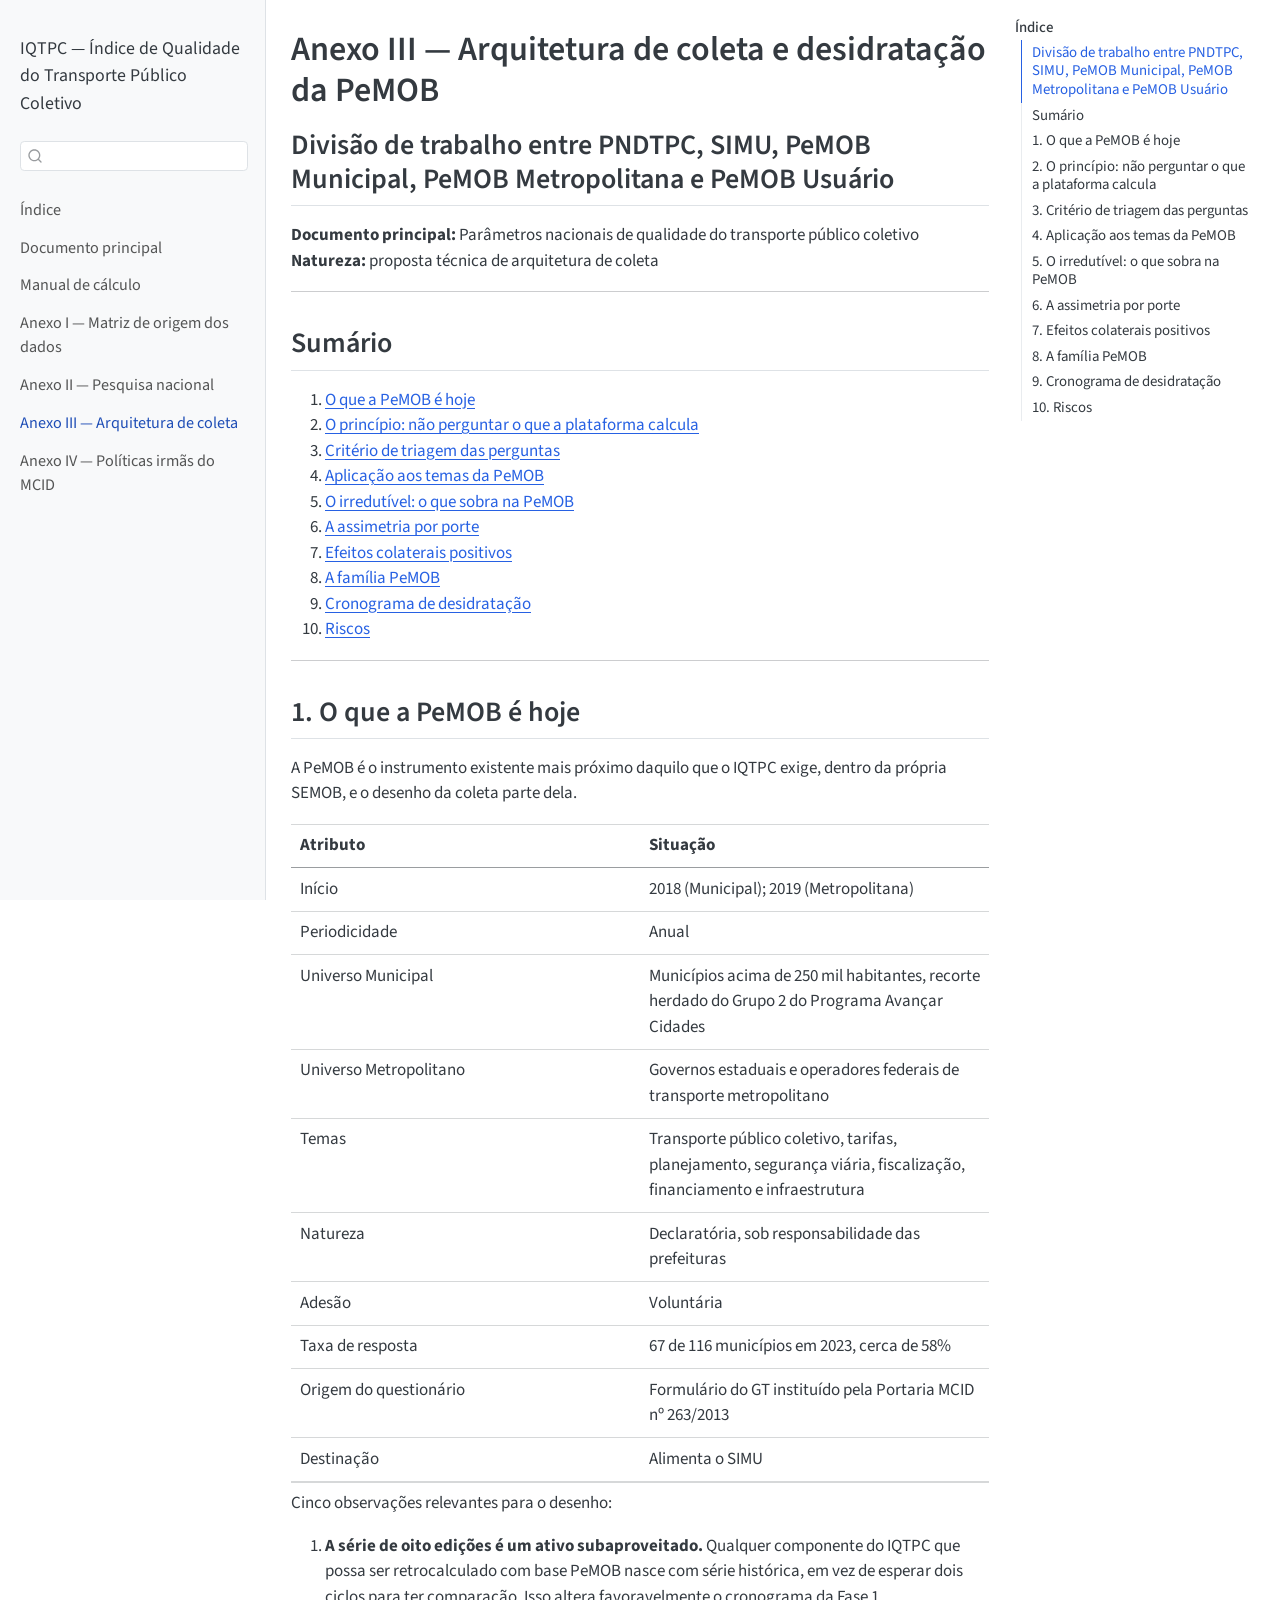
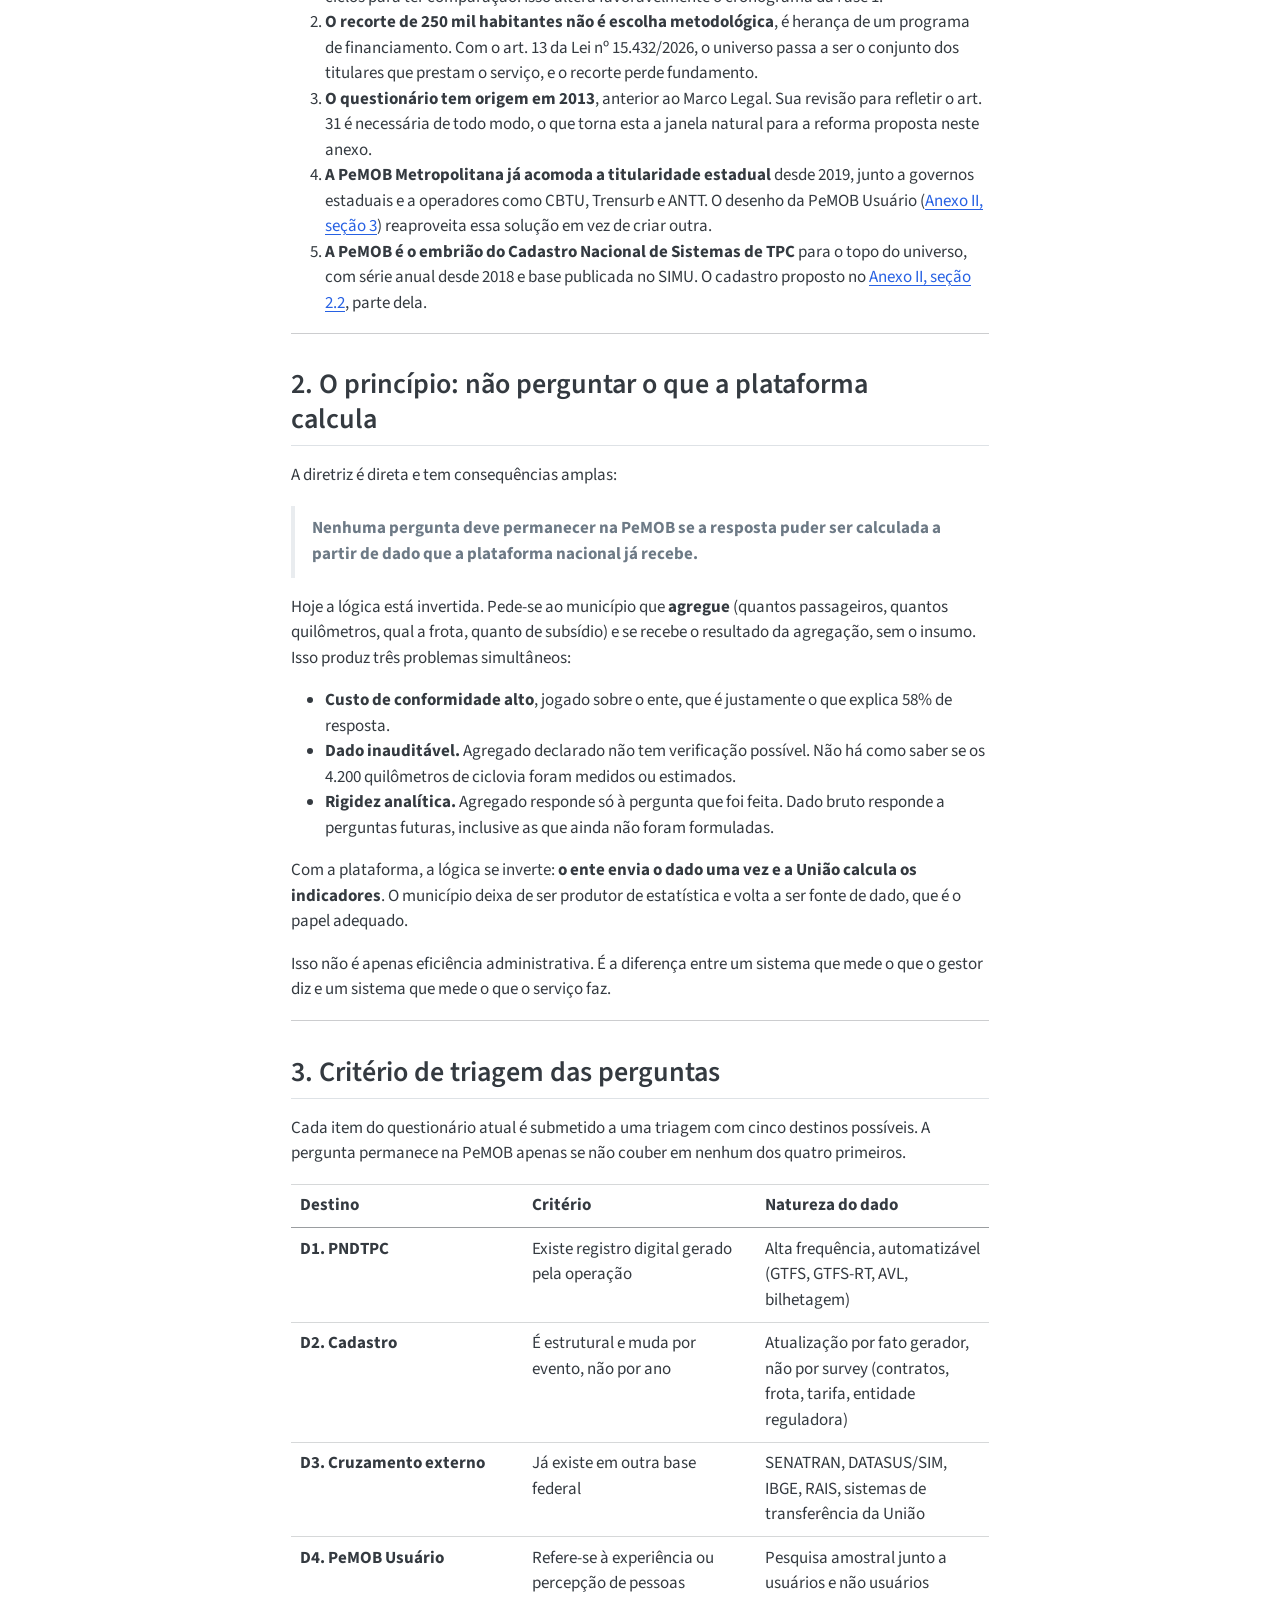
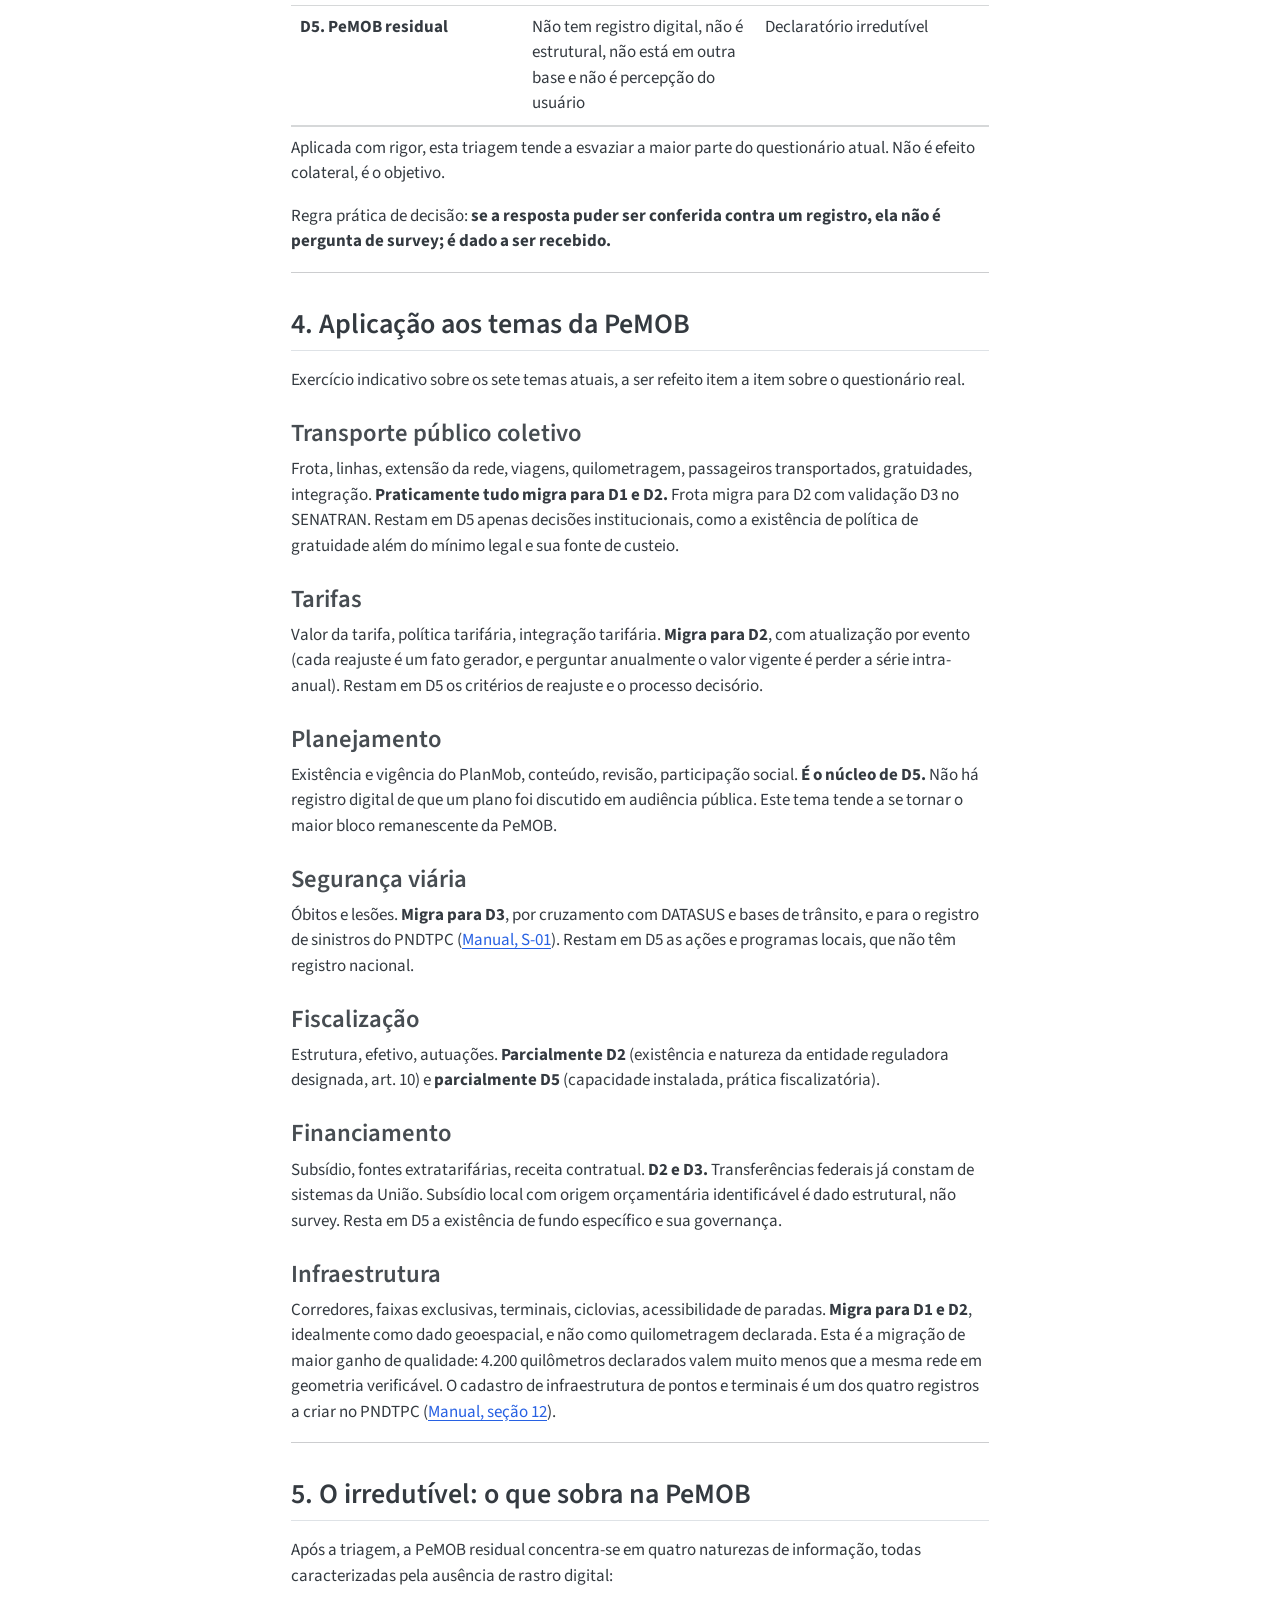
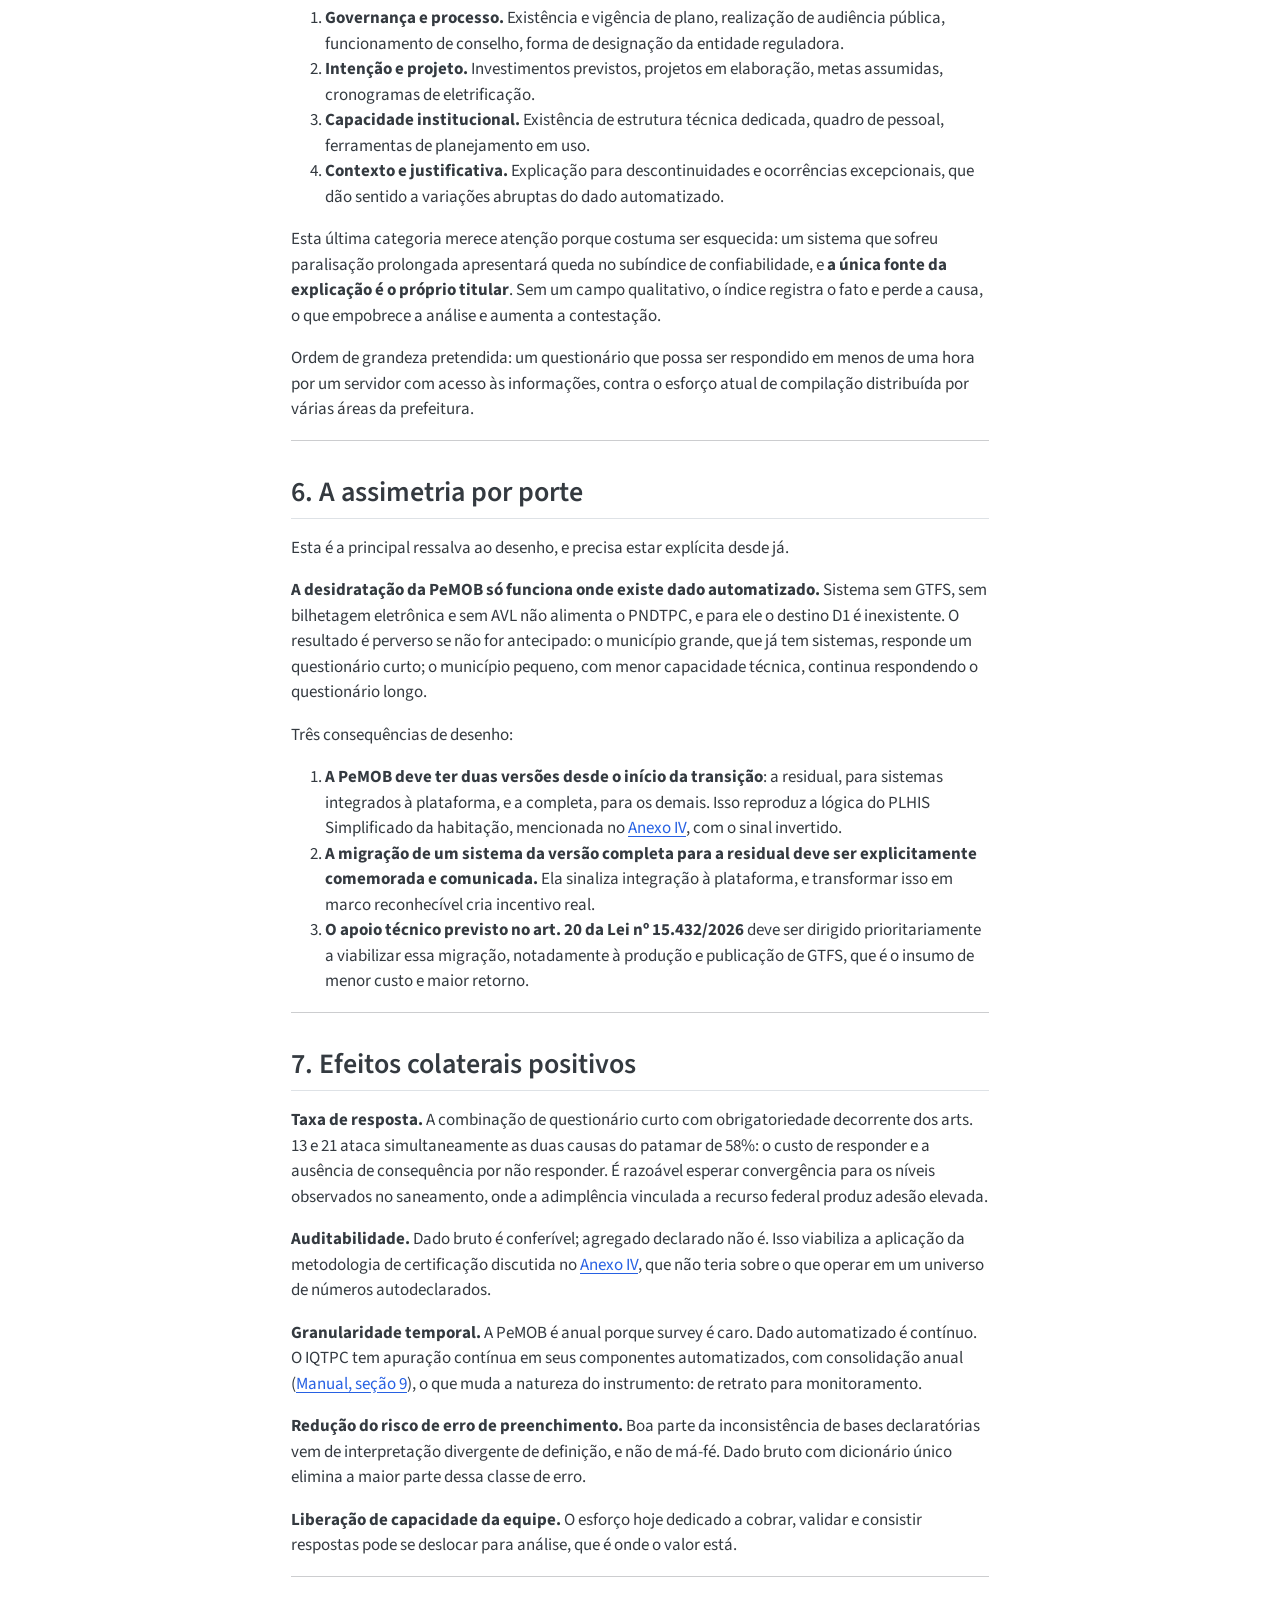
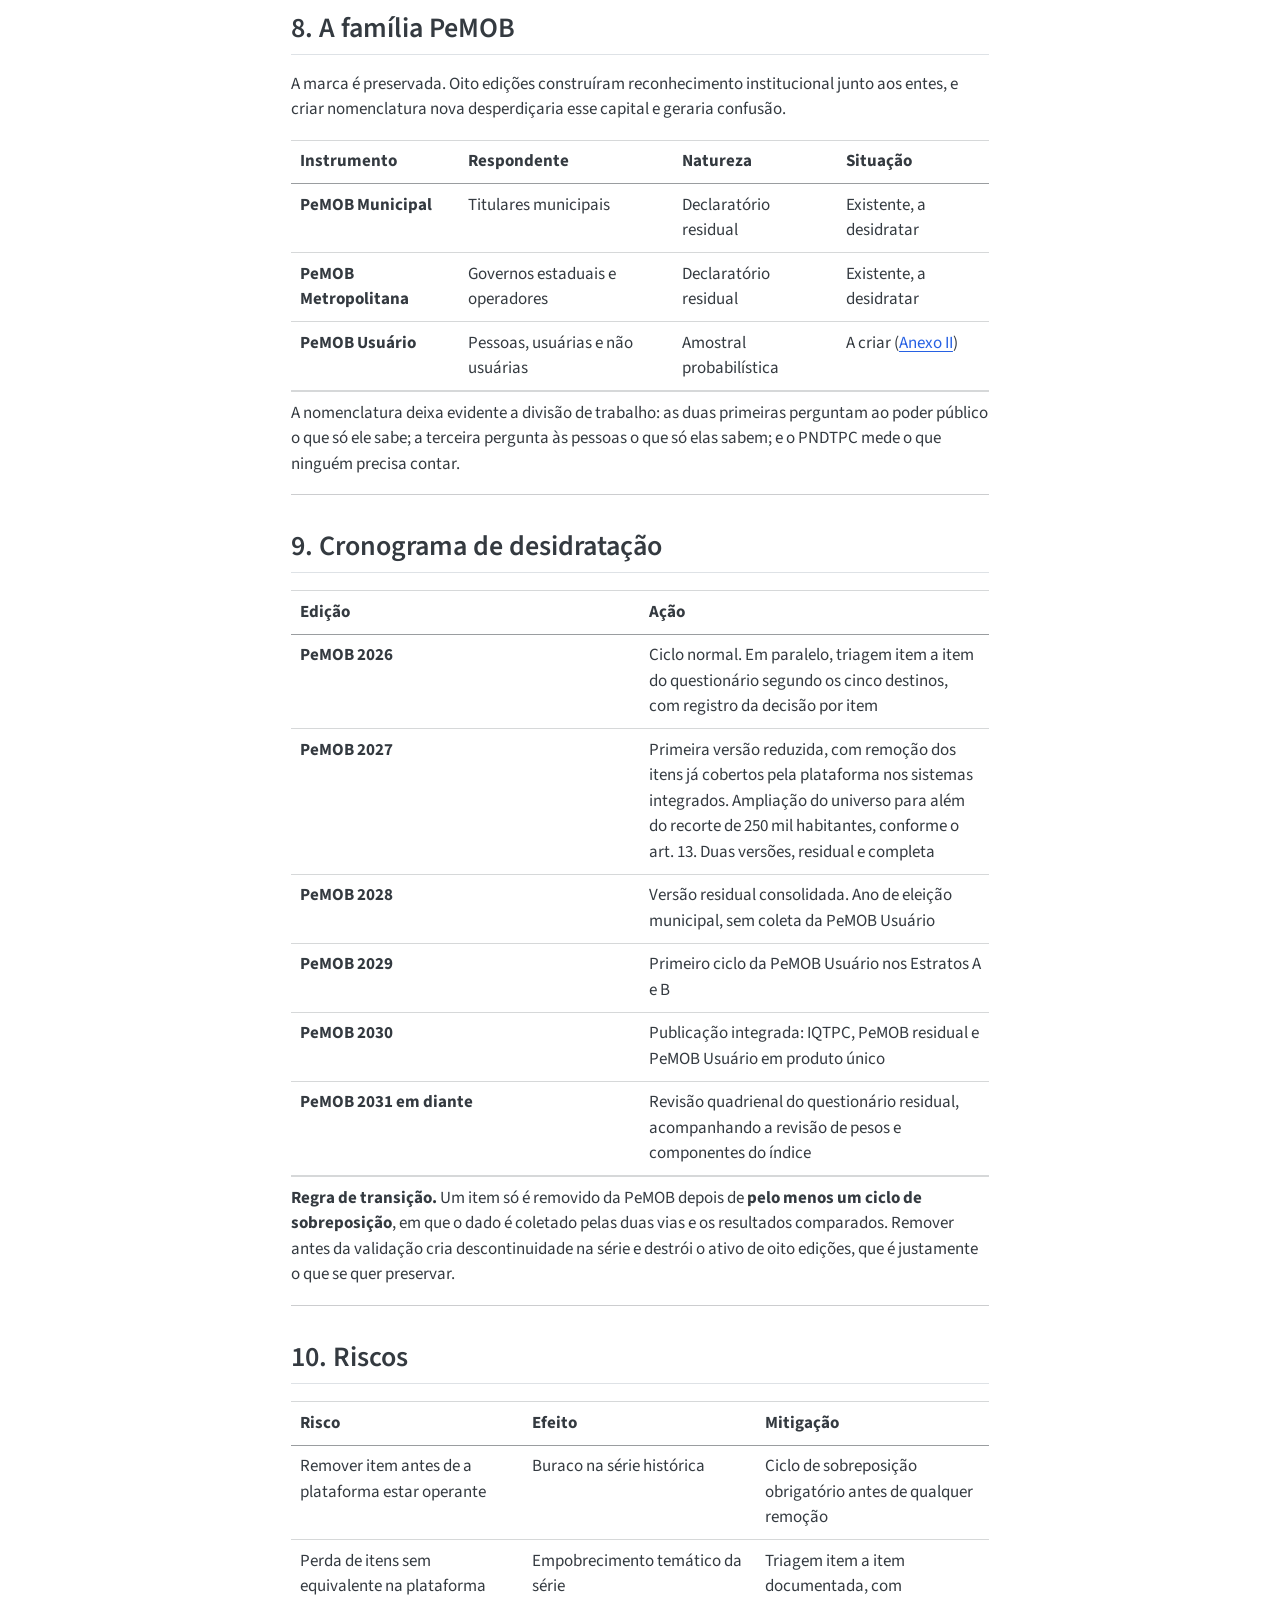
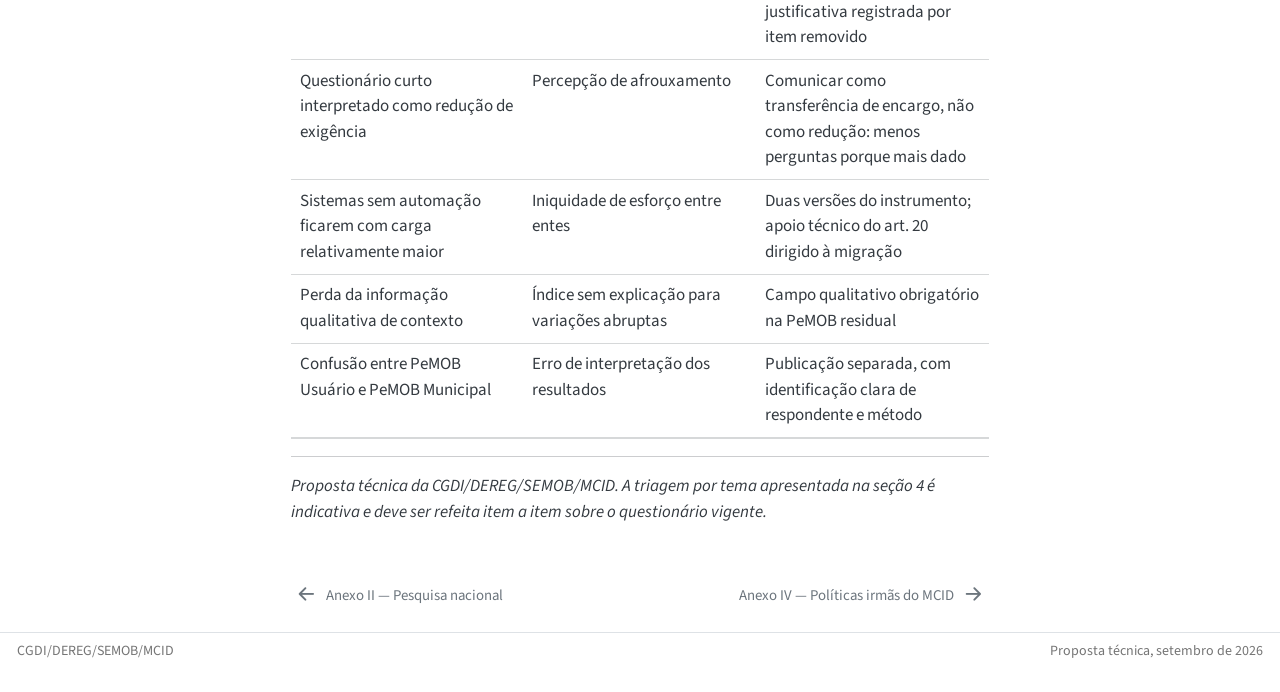
<file: IQTPC_Anexo_III_arquitetura_coleta_pemob.html>
<!DOCTYPE html>
<html xmlns="http://www.w3.org/1999/xhtml" lang="pt-br" xml:lang="pt-br"><head>

<meta charset="utf-8">
<meta name="generator" content="quarto-1.10.18">

<meta name="viewport" content="width=device-width, initial-scale=1.0, user-scalable=yes">


<title>Anexo III — Arquitetura de coleta e desidratação da PeMOB – IQTPC — Índice de Qualidade do Transporte Público Coletivo</title>
<style>
/* Default styles provided by pandoc.
** See https://pandoc.org/MANUAL.html#variables-for-html for config info.
*/
span.smallcaps{font-variant: small-caps;}
div.columns{display: flex; gap: 1.5em;}
div.column{flex: auto;}
@media screen {
div.columns{gap: min(4vw, 1.5em);}
div.column{overflow-x: auto;}
}
div.hanging-indent{margin-left: 1.5em; text-indent: -1.5em;}
ul.task-list{list-style: none;}
ul.task-list li input[type="checkbox"] {
  width: 0.8em;
  margin: 0 0.8em 0.2em -1em; /* quarto-specific, see https://github.com/quarto-dev/quarto-cli/issues/4556 */ 
  vertical-align: middle;
}
</style>


<script src="site_libs/quarto-nav/quarto-nav.js"></script>
<script src="site_libs/quarto-nav/headroom.min.js"></script>
<script src="site_libs/clipboard/clipboard.min.js"></script>
<script src="site_libs/quarto-search/autocomplete.umd.js"></script>
<script src="site_libs/quarto-search/fuse.min.js"></script>
<script src="site_libs/quarto-search/quarto-search.js"></script>
<meta name="quarto:offset" content="./">
<link href="./IQTPC_Anexo_IV_aproveitamento_politicas_MCID.html" rel="next">
<link href="./IQTPC_Anexo_II_pesquisa_nacional.html" rel="prev">
<script src="site_libs/quarto-html/quarto.js" type="module"></script>
<script src="site_libs/quarto-html/tabsets/tabsets.js" type="module"></script>
<script src="site_libs/quarto-html/popper.min.js"></script>
<script src="site_libs/quarto-html/tippy.umd.min.js"></script>
<script src="site_libs/quarto-html/anchor.min.js"></script>
<link href="site_libs/quarto-html/tippy.css" rel="stylesheet">
<link href="site_libs/quarto-html/quarto-syntax-highlighting-64a204ab8560d761af7679ceaba22944.css" rel="stylesheet" id="quarto-text-highlighting-styles">
<script src="site_libs/bootstrap/bootstrap.min.js"></script>
<link href="site_libs/bootstrap/bootstrap-icons.css" rel="stylesheet">
<link href="site_libs/bootstrap/bootstrap-3d0bd47461f99955ab7d9992b8f70444.min.css" rel="stylesheet" append-hash="true" id="quarto-bootstrap" data-mode="light">
<script id="quarto-search-options" type="application/json">{
  "location": "sidebar",
  "copy-button": false,
  "collapse-after": 3,
  "panel-placement": "start",
  "type": "textbox",
  "limit": 50,
  "keyboard-shortcut": [
    "f",
    "/",
    "s"
  ],
  "show-item-context": false,
  "language": {
    "search-no-results-text": "Nenhum resultado",
    "search-matching-documents-text": "documentos correspondentes",
    "search-copy-link-title": "Copiar link para a busca",
    "search-hide-matches-text": "Esconder correspondências adicionais",
    "search-more-match-text": "mais correspondência neste documento",
    "search-more-matches-text": "mais correspondências neste documento",
    "search-clear-button-title": "Limpar",
    "search-text-placeholder": "",
    "search-detached-cancel-button-title": "Cancelar",
    "search-submit-button-title": "Enviar",
    "search-label": "Procurar"
  }
}</script>


</head>

<body class="nav-sidebar docked quarto-light">

<div id="quarto-search-results"></div>
  <header id="quarto-header" class="headroom fixed-top">
  <nav class="quarto-secondary-nav">
    <div class="container-fluid d-flex">
      <button type="button" class="quarto-btn-toggle btn" data-bs-toggle="collapse" role="button" data-bs-target=".quarto-sidebar-collapse-item" aria-controls="quarto-sidebar" aria-expanded="false" aria-label="Alternar barra lateral" onclick="if (window.quartoToggleHeadroom) { window.quartoToggleHeadroom(); }">
        <i class="bi bi-layout-text-sidebar-reverse"></i>
      </button>
        <nav class="quarto-page-breadcrumbs" aria-label="breadcrumb"><ol class="breadcrumb"><li class="breadcrumb-item"><a href="./IQTPC_Anexo_III_arquitetura_coleta_pemob.html"><span class="chapter-title">Anexo III — Arquitetura de coleta</span></a></li></ol></nav>
        <a class="flex-grow-1" role="navigation" data-bs-toggle="collapse" data-bs-target=".quarto-sidebar-collapse-item" aria-controls="quarto-sidebar" aria-expanded="false" aria-label="Alternar barra lateral" onclick="if (window.quartoToggleHeadroom) { window.quartoToggleHeadroom(); }">      
        </a>
      <button type="button" class="btn quarto-search-button" aria-label="Procurar" onclick="window.quartoOpenSearch();">
        <i class="bi bi-search"></i>
      </button>
    </div>
  </nav>
</header>
<!-- content -->
<div id="quarto-content" class="quarto-container page-columns page-rows-contents page-layout-article">
<!-- sidebar -->
  <nav id="quarto-sidebar" class="sidebar collapse collapse-horizontal quarto-sidebar-collapse-item sidebar-navigation docked overflow-auto">
    <div class="pt-lg-2 mt-2 text-left sidebar-header">
    <div class="sidebar-title mb-0 py-0">
      <a href="./">IQTPC — Índice de Qualidade do Transporte Público Coletivo</a> 
    </div>
      </div>
        <div class="mt-2 flex-shrink-0 align-items-center">
        <div class="sidebar-search">
        <div id="quarto-search" class="" title="Procurar"></div>
        </div>
        </div>
    <div class="sidebar-menu-container"> 
    <ul class="list-unstyled mt-1">
        <li class="sidebar-item">
  <div class="sidebar-item-container"> 
  <a href="./index.html" class="sidebar-item-text sidebar-link"><span class="chapter-title">Índice</span></a>
  </div>
</li>
        <li class="sidebar-item">
  <div class="sidebar-item-container"> 
  <a href="./IQTPC_parametros_qualidade_transporte_publico.html" class="sidebar-item-text sidebar-link"><span class="chapter-title">Documento principal</span></a>
  </div>
</li>
        <li class="sidebar-item">
  <div class="sidebar-item-container"> 
  <a href="./IQTPC_Manual_de_calculo.html" class="sidebar-item-text sidebar-link"><span class="chapter-title">Manual de cálculo</span></a>
  </div>
</li>
        <li class="sidebar-item">
  <div class="sidebar-item-container"> 
  <a href="./IQTPC_Anexo_I_matriz_origem_dados.html" class="sidebar-item-text sidebar-link"><span class="chapter-title">Anexo I — Matriz de origem dos dados</span></a>
  </div>
</li>
        <li class="sidebar-item">
  <div class="sidebar-item-container"> 
  <a href="./IQTPC_Anexo_II_pesquisa_nacional.html" class="sidebar-item-text sidebar-link"><span class="chapter-title">Anexo II — Pesquisa nacional</span></a>
  </div>
</li>
        <li class="sidebar-item">
  <div class="sidebar-item-container"> 
  <a href="./IQTPC_Anexo_III_arquitetura_coleta_pemob.html" class="sidebar-item-text sidebar-link active"><span class="chapter-title">Anexo III — Arquitetura de coleta</span></a>
  </div>
</li>
        <li class="sidebar-item">
  <div class="sidebar-item-container"> 
  <a href="./IQTPC_Anexo_IV_aproveitamento_politicas_MCID.html" class="sidebar-item-text sidebar-link"><span class="chapter-title">Anexo IV — Políticas irmãs do MCID</span></a>
  </div>
</li>
    </ul>
    </div>
</nav>
<div id="quarto-sidebar-glass" class="quarto-sidebar-collapse-item" data-bs-toggle="collapse" data-bs-target=".quarto-sidebar-collapse-item"></div>
<!-- margin-sidebar -->
    <div id="quarto-margin-sidebar" class="sidebar margin-sidebar">
        <nav id="TOC" role="doc-toc" class="toc-active">
    <h2 id="toc-title">Índice</h2>
   
  <ul>
  <li><a href="#divisão-de-trabalho-entre-pndtpc-simu-pemob-municipal-pemob-metropolitana-e-pemob-usuário" id="toc-divisão-de-trabalho-entre-pndtpc-simu-pemob-municipal-pemob-metropolitana-e-pemob-usuário" class="nav-link active" data-scroll-target="#divisão-de-trabalho-entre-pndtpc-simu-pemob-municipal-pemob-metropolitana-e-pemob-usuário">Divisão de trabalho entre PNDTPC, SIMU, PeMOB Municipal, PeMOB Metropolitana e PeMOB Usuário</a></li>
  <li><a href="#sumário" id="toc-sumário" class="nav-link" data-scroll-target="#sumário">Sumário</a></li>
  <li><a href="#o-que-a-pemob-é-hoje" id="toc-o-que-a-pemob-é-hoje" class="nav-link" data-scroll-target="#o-que-a-pemob-é-hoje">1. O que a PeMOB é hoje</a></li>
  <li><a href="#o-princípio-não-perguntar-o-que-a-plataforma-calcula" id="toc-o-princípio-não-perguntar-o-que-a-plataforma-calcula" class="nav-link" data-scroll-target="#o-princípio-não-perguntar-o-que-a-plataforma-calcula">2. O princípio: não perguntar o que a plataforma calcula</a></li>
  <li><a href="#critério-de-triagem-das-perguntas" id="toc-critério-de-triagem-das-perguntas" class="nav-link" data-scroll-target="#critério-de-triagem-das-perguntas">3. Critério de triagem das perguntas</a></li>
  <li><a href="#aplicação-aos-temas-da-pemob" id="toc-aplicação-aos-temas-da-pemob" class="nav-link" data-scroll-target="#aplicação-aos-temas-da-pemob">4. Aplicação aos temas da PeMOB</a>
  <ul>
  <li><a href="#transporte-público-coletivo" id="toc-transporte-público-coletivo" class="nav-link" data-scroll-target="#transporte-público-coletivo">Transporte público coletivo</a></li>
  <li><a href="#tarifas" id="toc-tarifas" class="nav-link" data-scroll-target="#tarifas">Tarifas</a></li>
  <li><a href="#planejamento" id="toc-planejamento" class="nav-link" data-scroll-target="#planejamento">Planejamento</a></li>
  <li><a href="#segurança-viária" id="toc-segurança-viária" class="nav-link" data-scroll-target="#segurança-viária">Segurança viária</a></li>
  <li><a href="#fiscalização" id="toc-fiscalização" class="nav-link" data-scroll-target="#fiscalização">Fiscalização</a></li>
  <li><a href="#financiamento" id="toc-financiamento" class="nav-link" data-scroll-target="#financiamento">Financiamento</a></li>
  <li><a href="#infraestrutura" id="toc-infraestrutura" class="nav-link" data-scroll-target="#infraestrutura">Infraestrutura</a></li>
  </ul></li>
  <li><a href="#o-irredutível-o-que-sobra-na-pemob" id="toc-o-irredutível-o-que-sobra-na-pemob" class="nav-link" data-scroll-target="#o-irredutível-o-que-sobra-na-pemob">5. O irredutível: o que sobra na PeMOB</a></li>
  <li><a href="#a-assimetria-por-porte" id="toc-a-assimetria-por-porte" class="nav-link" data-scroll-target="#a-assimetria-por-porte">6. A assimetria por porte</a></li>
  <li><a href="#efeitos-colaterais-positivos" id="toc-efeitos-colaterais-positivos" class="nav-link" data-scroll-target="#efeitos-colaterais-positivos">7. Efeitos colaterais positivos</a></li>
  <li><a href="#a-família-pemob" id="toc-a-família-pemob" class="nav-link" data-scroll-target="#a-família-pemob">8. A família PeMOB</a></li>
  <li><a href="#cronograma-de-desidratação" id="toc-cronograma-de-desidratação" class="nav-link" data-scroll-target="#cronograma-de-desidratação">9. Cronograma de desidratação</a></li>
  <li><a href="#riscos" id="toc-riscos" class="nav-link" data-scroll-target="#riscos">10. Riscos</a></li>
  </ul>
</nav>
    </div>
<!-- main -->
<main class="content" id="quarto-document-content">

<header id="title-block-header" class="quarto-title-block default">
<div class="quarto-title">
<h1 class="title"><span class="chapter-title">Anexo III — Arquitetura de coleta e desidratação da PeMOB</span></h1>
</div>



<div class="quarto-title-meta">

    
  
    
  </div>
  


</header>


<section id="divisão-de-trabalho-entre-pndtpc-simu-pemob-municipal-pemob-metropolitana-e-pemob-usuário" class="level2">
<h2 class="anchored" data-anchor-id="divisão-de-trabalho-entre-pndtpc-simu-pemob-municipal-pemob-metropolitana-e-pemob-usuário">Divisão de trabalho entre PNDTPC, SIMU, PeMOB Municipal, PeMOB Metropolitana e PeMOB Usuário</h2>
<p><strong>Documento principal:</strong> Parâmetros nacionais de qualidade do transporte público coletivo <strong>Natureza:</strong> proposta técnica de arquitetura de coleta</p>
<hr>
</section>
<section id="sumário" class="level2">
<h2 class="anchored" data-anchor-id="sumário">Sumário</h2>
<ol type="1">
<li><a href="#o-que-a-pemob-é-hoje">O que a PeMOB é hoje</a></li>
<li><a href="#o-princípio-não-perguntar-o-que-a-plataforma-calcula">O princípio: não perguntar o que a plataforma calcula</a></li>
<li><a href="#critério-de-triagem-das-perguntas">Critério de triagem das perguntas</a></li>
<li><a href="#aplicação-aos-temas-da-pemob">Aplicação aos temas da PeMOB</a></li>
<li><a href="#o-irredutível-o-que-sobra-na-pemob">O irredutível: o que sobra na PeMOB</a></li>
<li><a href="#a-assimetria-por-porte">A assimetria por porte</a></li>
<li><a href="#efeitos-colaterais-positivos">Efeitos colaterais positivos</a></li>
<li><a href="#a-família-pemob">A família PeMOB</a></li>
<li><a href="#cronograma-de-desidratação">Cronograma de desidratação</a></li>
<li><a href="#riscos">Riscos</a></li>
</ol>
<hr>
</section>
<section id="o-que-a-pemob-é-hoje" class="level2">
<h2 class="anchored" data-anchor-id="o-que-a-pemob-é-hoje">1. O que a PeMOB é hoje</h2>
<p>A PeMOB é o instrumento existente mais próximo daquilo que o IQTPC exige, dentro da própria SEMOB, e o desenho da coleta parte dela.</p>
<table class="caption-top table">
<colgroup>
<col style="width: 50%">
<col style="width: 50%">
</colgroup>
<thead>
<tr class="header">
<th>Atributo</th>
<th>Situação</th>
</tr>
</thead>
<tbody>
<tr class="odd">
<td>Início</td>
<td>2018 (Municipal); 2019 (Metropolitana)</td>
</tr>
<tr class="even">
<td>Periodicidade</td>
<td>Anual</td>
</tr>
<tr class="odd">
<td>Universo Municipal</td>
<td>Municípios acima de 250 mil habitantes, recorte herdado do Grupo 2 do Programa Avançar Cidades</td>
</tr>
<tr class="even">
<td>Universo Metropolitano</td>
<td>Governos estaduais e operadores federais de transporte metropolitano</td>
</tr>
<tr class="odd">
<td>Temas</td>
<td>Transporte público coletivo, tarifas, planejamento, segurança viária, fiscalização, financiamento e infraestrutura</td>
</tr>
<tr class="even">
<td>Natureza</td>
<td>Declaratória, sob responsabilidade das prefeituras</td>
</tr>
<tr class="odd">
<td>Adesão</td>
<td>Voluntária</td>
</tr>
<tr class="even">
<td>Taxa de resposta</td>
<td>67 de 116 municípios em 2023, cerca de 58%</td>
</tr>
<tr class="odd">
<td>Origem do questionário</td>
<td>Formulário do GT instituído pela Portaria MCID nº 263/2013</td>
</tr>
<tr class="even">
<td>Destinação</td>
<td>Alimenta o SIMU</td>
</tr>
</tbody>
</table>
<p>Cinco observações relevantes para o desenho:</p>
<ol type="1">
<li><strong>A série de oito edições é um ativo subaproveitado.</strong> Qualquer componente do IQTPC que possa ser retrocalculado com base PeMOB nasce com série histórica, em vez de esperar dois ciclos para ter comparação. Isso altera favoravelmente o cronograma da Fase 1.</li>
<li><strong>O recorte de 250 mil habitantes não é escolha metodológica</strong>, é herança de um programa de financiamento. Com o art. 13 da Lei nº 15.432/2026, o universo passa a ser o conjunto dos titulares que prestam o serviço, e o recorte perde fundamento.</li>
<li><strong>O questionário tem origem em 2013</strong>, anterior ao Marco Legal. Sua revisão para refletir o art. 31 é necessária de todo modo, o que torna esta a janela natural para a reforma proposta neste anexo.</li>
<li><strong>A PeMOB Metropolitana já acomoda a titularidade estadual</strong> desde 2019, junto a governos estaduais e a operadores como CBTU, Trensurb e ANTT. O desenho da PeMOB Usuário (<a href="./IQTPC_Anexo_II_pesquisa_nacional.html#unidade-de-análise-o-sistema-não-o-município">Anexo II, seção 3</a>) reaproveita essa solução em vez de criar outra.</li>
<li><strong>A PeMOB é o embrião do Cadastro Nacional de Sistemas de TPC</strong> para o topo do universo, com série anual desde 2018 e base publicada no SIMU. O cadastro proposto no <a href="./IQTPC_Anexo_II_pesquisa_nacional.html#primeiro-entregável-o-cadastro-do-universo">Anexo II, seção 2.2</a>, parte dela.</li>
</ol>
<hr>
</section>
<section id="o-princípio-não-perguntar-o-que-a-plataforma-calcula" class="level2">
<h2 class="anchored" data-anchor-id="o-princípio-não-perguntar-o-que-a-plataforma-calcula">2. O princípio: não perguntar o que a plataforma calcula</h2>
<p>A diretriz é direta e tem consequências amplas:</p>
<blockquote class="blockquote">
<p><strong>Nenhuma pergunta deve permanecer na PeMOB se a resposta puder ser calculada a partir de dado que a plataforma nacional já recebe.</strong></p>
</blockquote>
<p>Hoje a lógica está invertida. Pede-se ao município que <strong>agregue</strong> (quantos passageiros, quantos quilômetros, qual a frota, quanto de subsídio) e se recebe o resultado da agregação, sem o insumo. Isso produz três problemas simultâneos:</p>
<ul>
<li><strong>Custo de conformidade alto</strong>, jogado sobre o ente, que é justamente o que explica 58% de resposta.</li>
<li><strong>Dado inauditável.</strong> Agregado declarado não tem verificação possível. Não há como saber se os 4.200 quilômetros de ciclovia foram medidos ou estimados.</li>
<li><strong>Rigidez analítica.</strong> Agregado responde só à pergunta que foi feita. Dado bruto responde a perguntas futuras, inclusive as que ainda não foram formuladas.</li>
</ul>
<p>Com a plataforma, a lógica se inverte: <strong>o ente envia o dado uma vez e a União calcula os indicadores</strong>. O município deixa de ser produtor de estatística e volta a ser fonte de dado, que é o papel adequado.</p>
<p>Isso não é apenas eficiência administrativa. É a diferença entre um sistema que mede o que o gestor diz e um sistema que mede o que o serviço faz.</p>
<hr>
</section>
<section id="critério-de-triagem-das-perguntas" class="level2">
<h2 class="anchored" data-anchor-id="critério-de-triagem-das-perguntas">3. Critério de triagem das perguntas</h2>
<p>Cada item do questionário atual é submetido a uma triagem com cinco destinos possíveis. A pergunta permanece na PeMOB apenas se não couber em nenhum dos quatro primeiros.</p>
<table class="caption-top table">
<colgroup>
<col style="width: 33%">
<col style="width: 33%">
<col style="width: 33%">
</colgroup>
<thead>
<tr class="header">
<th>Destino</th>
<th>Critério</th>
<th>Natureza do dado</th>
</tr>
</thead>
<tbody>
<tr class="odd">
<td><strong>D1. PNDTPC</strong></td>
<td>Existe registro digital gerado pela operação</td>
<td>Alta frequência, automatizável (GTFS, GTFS-RT, AVL, bilhetagem)</td>
</tr>
<tr class="even">
<td><strong>D2. Cadastro</strong></td>
<td>É estrutural e muda por evento, não por ano</td>
<td>Atualização por fato gerador, não por survey (contratos, frota, tarifa, entidade reguladora)</td>
</tr>
<tr class="odd">
<td><strong>D3. Cruzamento externo</strong></td>
<td>Já existe em outra base federal</td>
<td>SENATRAN, DATASUS/SIM, IBGE, RAIS, sistemas de transferência da União</td>
</tr>
<tr class="even">
<td><strong>D4. PeMOB Usuário</strong></td>
<td>Refere-se à experiência ou percepção de pessoas</td>
<td>Pesquisa amostral junto a usuários e não usuários</td>
</tr>
<tr class="odd">
<td><strong>D5. PeMOB residual</strong></td>
<td>Não tem registro digital, não é estrutural, não está em outra base e não é percepção do usuário</td>
<td>Declaratório irredutível</td>
</tr>
</tbody>
</table>
<p>Aplicada com rigor, esta triagem tende a esvaziar a maior parte do questionário atual. Não é efeito colateral, é o objetivo.</p>
<p>Regra prática de decisão: <strong>se a resposta puder ser conferida contra um registro, ela não é pergunta de survey; é dado a ser recebido.</strong></p>
<hr>
</section>
<section id="aplicação-aos-temas-da-pemob" class="level2">
<h2 class="anchored" data-anchor-id="aplicação-aos-temas-da-pemob">4. Aplicação aos temas da PeMOB</h2>
<p>Exercício indicativo sobre os sete temas atuais, a ser refeito item a item sobre o questionário real.</p>
<section id="transporte-público-coletivo" class="level3">
<h3 class="anchored" data-anchor-id="transporte-público-coletivo">Transporte público coletivo</h3>
<p>Frota, linhas, extensão da rede, viagens, quilometragem, passageiros transportados, gratuidades, integração. <strong>Praticamente tudo migra para D1 e D2.</strong> Frota migra para D2 com validação D3 no SENATRAN. Restam em D5 apenas decisões institucionais, como a existência de política de gratuidade além do mínimo legal e sua fonte de custeio.</p>
</section>
<section id="tarifas" class="level3">
<h3 class="anchored" data-anchor-id="tarifas">Tarifas</h3>
<p>Valor da tarifa, política tarifária, integração tarifária. <strong>Migra para D2</strong>, com atualização por evento (cada reajuste é um fato gerador, e perguntar anualmente o valor vigente é perder a série intra-anual). Restam em D5 os critérios de reajuste e o processo decisório.</p>
</section>
<section id="planejamento" class="level3">
<h3 class="anchored" data-anchor-id="planejamento">Planejamento</h3>
<p>Existência e vigência do PlanMob, conteúdo, revisão, participação social. <strong>É o núcleo de D5.</strong> Não há registro digital de que um plano foi discutido em audiência pública. Este tema tende a se tornar o maior bloco remanescente da PeMOB.</p>
</section>
<section id="segurança-viária" class="level3">
<h3 class="anchored" data-anchor-id="segurança-viária">Segurança viária</h3>
<p>Óbitos e lesões. <strong>Migra para D3</strong>, por cruzamento com DATASUS e bases de trânsito, e para o registro de sinistros do PNDTPC (<a href="./IQTPC_Manual_de_calculo.html#subíndice-s-segurança-peso-018-em-d">Manual, S-01</a>). Restam em D5 as ações e programas locais, que não têm registro nacional.</p>
</section>
<section id="fiscalização" class="level3">
<h3 class="anchored" data-anchor-id="fiscalização">Fiscalização</h3>
<p>Estrutura, efetivo, autuações. <strong>Parcialmente D2</strong> (existência e natureza da entidade reguladora designada, art. 10) e <strong>parcialmente D5</strong> (capacidade instalada, prática fiscalizatória).</p>
</section>
<section id="financiamento" class="level3">
<h3 class="anchored" data-anchor-id="financiamento">Financiamento</h3>
<p>Subsídio, fontes extratarifárias, receita contratual. <strong>D2 e D3.</strong> Transferências federais já constam de sistemas da União. Subsídio local com origem orçamentária identificável é dado estrutural, não survey. Resta em D5 a existência de fundo específico e sua governança.</p>
</section>
<section id="infraestrutura" class="level3">
<h3 class="anchored" data-anchor-id="infraestrutura">Infraestrutura</h3>
<p>Corredores, faixas exclusivas, terminais, ciclovias, acessibilidade de paradas. <strong>Migra para D1 e D2</strong>, idealmente como dado geoespacial, e não como quilometragem declarada. Esta é a migração de maior ganho de qualidade: 4.200 quilômetros declarados valem muito menos que a mesma rede em geometria verificável. O cadastro de infraestrutura de pontos e terminais é um dos quatro registros a criar no PNDTPC (<a href="./IQTPC_Manual_de_calculo.html#pré-requisitos-de-implantação">Manual, seção 12</a>).</p>
<hr>
</section>
</section>
<section id="o-irredutível-o-que-sobra-na-pemob" class="level2">
<h2 class="anchored" data-anchor-id="o-irredutível-o-que-sobra-na-pemob">5. O irredutível: o que sobra na PeMOB</h2>
<p>Após a triagem, a PeMOB residual concentra-se em quatro naturezas de informação, todas caracterizadas pela ausência de rastro digital:</p>
<ol type="1">
<li><strong>Governança e processo.</strong> Existência e vigência de plano, realização de audiência pública, funcionamento de conselho, forma de designação da entidade reguladora.</li>
<li><strong>Intenção e projeto.</strong> Investimentos previstos, projetos em elaboração, metas assumidas, cronogramas de eletrificação.</li>
<li><strong>Capacidade institucional.</strong> Existência de estrutura técnica dedicada, quadro de pessoal, ferramentas de planejamento em uso.</li>
<li><strong>Contexto e justificativa.</strong> Explicação para descontinuidades e ocorrências excepcionais, que dão sentido a variações abruptas do dado automatizado.</li>
</ol>
<p>Esta última categoria merece atenção porque costuma ser esquecida: um sistema que sofreu paralisação prolongada apresentará queda no subíndice de confiabilidade, e <strong>a única fonte da explicação é o próprio titular</strong>. Sem um campo qualitativo, o índice registra o fato e perde a causa, o que empobrece a análise e aumenta a contestação.</p>
<p>Ordem de grandeza pretendida: um questionário que possa ser respondido em menos de uma hora por um servidor com acesso às informações, contra o esforço atual de compilação distribuída por várias áreas da prefeitura.</p>
<hr>
</section>
<section id="a-assimetria-por-porte" class="level2">
<h2 class="anchored" data-anchor-id="a-assimetria-por-porte">6. A assimetria por porte</h2>
<p>Esta é a principal ressalva ao desenho, e precisa estar explícita desde já.</p>
<p><strong>A desidratação da PeMOB só funciona onde existe dado automatizado.</strong> Sistema sem GTFS, sem bilhetagem eletrônica e sem AVL não alimenta o PNDTPC, e para ele o destino D1 é inexistente. O resultado é perverso se não for antecipado: o município grande, que já tem sistemas, responde um questionário curto; o município pequeno, com menor capacidade técnica, continua respondendo o questionário longo.</p>
<p>Três consequências de desenho:</p>
<ol type="1">
<li><strong>A PeMOB deve ter duas versões desde o início da transição</strong>: a residual, para sistemas integrados à plataforma, e a completa, para os demais. Isso reproduz a lógica do PLHIS Simplificado da habitação, mencionada no <a href="./IQTPC_Anexo_IV_aproveitamento_politicas_MCID.html">Anexo IV</a>, com o sinal invertido.</li>
<li><strong>A migração de um sistema da versão completa para a residual deve ser explicitamente comemorada e comunicada.</strong> Ela sinaliza integração à plataforma, e transformar isso em marco reconhecível cria incentivo real.</li>
<li><strong>O apoio técnico previsto no art. 20 da Lei nº 15.432/2026</strong> deve ser dirigido prioritariamente a viabilizar essa migração, notadamente à produção e publicação de GTFS, que é o insumo de menor custo e maior retorno.</li>
</ol>
<hr>
</section>
<section id="efeitos-colaterais-positivos" class="level2">
<h2 class="anchored" data-anchor-id="efeitos-colaterais-positivos">7. Efeitos colaterais positivos</h2>
<p><strong>Taxa de resposta.</strong> A combinação de questionário curto com obrigatoriedade decorrente dos arts. 13 e 21 ataca simultaneamente as duas causas do patamar de 58%: o custo de responder e a ausência de consequência por não responder. É razoável esperar convergência para os níveis observados no saneamento, onde a adimplência vinculada a recurso federal produz adesão elevada.</p>
<p><strong>Auditabilidade.</strong> Dado bruto é conferível; agregado declarado não é. Isso viabiliza a aplicação da metodologia de certificação discutida no <a href="./IQTPC_Anexo_IV_aproveitamento_politicas_MCID.html">Anexo IV</a>, que não teria sobre o que operar em um universo de números autodeclarados.</p>
<p><strong>Granularidade temporal.</strong> A PeMOB é anual porque survey é caro. Dado automatizado é contínuo. O IQTPC tem apuração contínua em seus componentes automatizados, com consolidação anual (<a href="./IQTPC_Manual_de_calculo.html#período-de-referência-periodicidade-e-publicação">Manual, seção 9</a>), o que muda a natureza do instrumento: de retrato para monitoramento.</p>
<p><strong>Redução do risco de erro de preenchimento.</strong> Boa parte da inconsistência de bases declaratórias vem de interpretação divergente de definição, e não de má-fé. Dado bruto com dicionário único elimina a maior parte dessa classe de erro.</p>
<p><strong>Liberação de capacidade da equipe.</strong> O esforço hoje dedicado a cobrar, validar e consistir respostas pode se deslocar para análise, que é onde o valor está.</p>
<hr>
</section>
<section id="a-família-pemob" class="level2">
<h2 class="anchored" data-anchor-id="a-família-pemob">8. A família PeMOB</h2>
<p>A marca é preservada. Oito edições construíram reconhecimento institucional junto aos entes, e criar nomenclatura nova desperdiçaria esse capital e geraria confusão.</p>
<table class="caption-top table">
<thead>
<tr class="header">
<th>Instrumento</th>
<th>Respondente</th>
<th>Natureza</th>
<th>Situação</th>
</tr>
</thead>
<tbody>
<tr class="odd">
<td><strong>PeMOB Municipal</strong></td>
<td>Titulares municipais</td>
<td>Declaratório residual</td>
<td>Existente, a desidratar</td>
</tr>
<tr class="even">
<td><strong>PeMOB Metropolitana</strong></td>
<td>Governos estaduais e operadores</td>
<td>Declaratório residual</td>
<td>Existente, a desidratar</td>
</tr>
<tr class="odd">
<td><strong>PeMOB Usuário</strong></td>
<td>Pessoas, usuárias e não usuárias</td>
<td>Amostral probabilística</td>
<td>A criar (<a href="./IQTPC_Anexo_II_pesquisa_nacional.html">Anexo II</a>)</td>
</tr>
</tbody>
</table>
<p>A nomenclatura deixa evidente a divisão de trabalho: as duas primeiras perguntam ao poder público o que só ele sabe; a terceira pergunta às pessoas o que só elas sabem; e o PNDTPC mede o que ninguém precisa contar.</p>
<hr>
</section>
<section id="cronograma-de-desidratação" class="level2">
<h2 class="anchored" data-anchor-id="cronograma-de-desidratação">9. Cronograma de desidratação</h2>
<table class="caption-top table">
<colgroup>
<col style="width: 50%">
<col style="width: 50%">
</colgroup>
<thead>
<tr class="header">
<th>Edição</th>
<th>Ação</th>
</tr>
</thead>
<tbody>
<tr class="odd">
<td><strong>PeMOB 2026</strong></td>
<td>Ciclo normal. Em paralelo, triagem item a item do questionário segundo os cinco destinos, com registro da decisão por item</td>
</tr>
<tr class="even">
<td><strong>PeMOB 2027</strong></td>
<td>Primeira versão reduzida, com remoção dos itens já cobertos pela plataforma nos sistemas integrados. Ampliação do universo para além do recorte de 250 mil habitantes, conforme o art. 13. Duas versões, residual e completa</td>
</tr>
<tr class="odd">
<td><strong>PeMOB 2028</strong></td>
<td>Versão residual consolidada. Ano de eleição municipal, sem coleta da PeMOB Usuário</td>
</tr>
<tr class="even">
<td><strong>PeMOB 2029</strong></td>
<td>Primeiro ciclo da PeMOB Usuário nos Estratos A e B</td>
</tr>
<tr class="odd">
<td><strong>PeMOB 2030</strong></td>
<td>Publicação integrada: IQTPC, PeMOB residual e PeMOB Usuário em produto único</td>
</tr>
<tr class="even">
<td><strong>PeMOB 2031 em diante</strong></td>
<td>Revisão quadrienal do questionário residual, acompanhando a revisão de pesos e componentes do índice</td>
</tr>
</tbody>
</table>
<p><strong>Regra de transição.</strong> Um item só é removido da PeMOB depois de <strong>pelo menos um ciclo de sobreposição</strong>, em que o dado é coletado pelas duas vias e os resultados comparados. Remover antes da validação cria descontinuidade na série e destrói o ativo de oito edições, que é justamente o que se quer preservar.</p>
<hr>
</section>
<section id="riscos" class="level2">
<h2 class="anchored" data-anchor-id="riscos">10. Riscos</h2>
<table class="caption-top table">
<colgroup>
<col style="width: 33%">
<col style="width: 33%">
<col style="width: 33%">
</colgroup>
<thead>
<tr class="header">
<th>Risco</th>
<th>Efeito</th>
<th>Mitigação</th>
</tr>
</thead>
<tbody>
<tr class="odd">
<td>Remover item antes de a plataforma estar operante</td>
<td>Buraco na série histórica</td>
<td>Ciclo de sobreposição obrigatório antes de qualquer remoção</td>
</tr>
<tr class="even">
<td>Perda de itens sem equivalente na plataforma</td>
<td>Empobrecimento temático da série</td>
<td>Triagem item a item documentada, com justificativa registrada por item removido</td>
</tr>
<tr class="odd">
<td>Questionário curto interpretado como redução de exigência</td>
<td>Percepção de afrouxamento</td>
<td>Comunicar como transferência de encargo, não como redução: menos perguntas porque mais dado</td>
</tr>
<tr class="even">
<td>Sistemas sem automação ficarem com carga relativamente maior</td>
<td>Iniquidade de esforço entre entes</td>
<td>Duas versões do instrumento; apoio técnico do art. 20 dirigido à migração</td>
</tr>
<tr class="odd">
<td>Perda da informação qualitativa de contexto</td>
<td>Índice sem explicação para variações abruptas</td>
<td>Campo qualitativo obrigatório na PeMOB residual</td>
</tr>
<tr class="even">
<td>Confusão entre PeMOB Usuário e PeMOB Municipal</td>
<td>Erro de interpretação dos resultados</td>
<td>Publicação separada, com identificação clara de respondente e método</td>
</tr>
</tbody>
</table>
<hr>
<p><em>Proposta técnica da CGDI/DEREG/SEMOB/MCID. A triagem por tema apresentada na seção 4 é indicativa e deve ser refeita item a item sobre o questionário vigente.</em></p>


</section>

</main> <!-- /main -->
<script id="quarto-html-after-body" type="application/javascript">
  window.document.addEventListener("DOMContentLoaded", function (event) {
    const icon = "";
    const anchorJS = new window.AnchorJS();
    anchorJS.options = {
      placement: 'right',
      icon: icon
    };
    anchorJS.add('.anchored');
      var localhostRegex = new RegExp(/^(?:http|https):\/\/localhost\:?[0-9]*\//);
      var mailtoRegex = new RegExp(/^mailto:/);
        var filterRegex = new RegExp('/' + window.location.host + '/');
      var isInternal = (href) => {
          return filterRegex.test(href) || localhostRegex.test(href) || mailtoRegex.test(href);
      }
      // Inspect non-navigation links and adorn them if external
     var links = window.document.querySelectorAll('a[href]:not(.nav-link):not(.navbar-brand):not(.toc-action):not(.sidebar-link):not(.sidebar-item-toggle):not(.pagination-link):not(.no-external):not([aria-hidden]):not(.dropdown-item):not(.quarto-navigation-tool):not(.about-link)');
      for (var i=0; i<links.length; i++) {
        const link = links[i];
        if (!isInternal(link.href)) {
          // undo the damage that might have been done by quarto-nav.js in the case of
          // links that we want to consider external
          if (link.dataset.originalHref !== undefined) {
            link.href = link.dataset.originalHref;
          }
        }
      }
    function tippyHover(el, contentFn, onTriggerFn, onUntriggerFn) {
      const config = {
        allowHTML: true,
        maxWidth: 500,
        delay: 100,
        arrow: false,
        appendTo: function(el) {
            return el.parentElement;
        },
        interactive: true,
        interactiveBorder: 10,
        theme: 'quarto',
        placement: 'bottom-start',
      };
      if (contentFn) {
        config.content = contentFn;
      }
      if (onTriggerFn) {
        config.onTrigger = onTriggerFn;
      }
      if (onUntriggerFn) {
        config.onUntrigger = onUntriggerFn;
      }
      window.tippy(el, config); 
    }
    const noterefs = window.document.querySelectorAll('a[role="doc-noteref"]');
    for (var i=0; i<noterefs.length; i++) {
      const ref = noterefs[i];
      tippyHover(ref, function() {
        // use id or data attribute instead here
        let href = ref.getAttribute('data-footnote-href') || ref.getAttribute('href');
        try { href = new URL(href).hash; } catch {}
        const id = href.replace(/^#\/?/, "");
        const note = window.document.getElementById(id);
        if (note) {
          return note.innerHTML;
        } else {
          return "";
        }
      });
    }
    const xrefs = window.document.querySelectorAll('a.quarto-xref');
    const processXRef = (id, note) => {
      // Strip column container classes
      const stripColumnClz = (el) => {
        el.classList.remove("page-full", "page-columns");
        if (el.children) {
          for (const child of el.children) {
            stripColumnClz(child);
          }
        }
      }
      stripColumnClz(note)
      if (id === null || id.startsWith('sec-')) {
        // Special case sections, only their first couple elements
        const container = document.createElement("div");
        if (note.children && note.children.length > 2) {
          container.appendChild(note.children[0].cloneNode(true));
          for (let i = 1; i < note.children.length; i++) {
            const child = note.children[i];
            if (child.tagName === "P" && child.innerText === "") {
              continue;
            } else {
              container.appendChild(child.cloneNode(true));
              break;
            }
          }
          if (window.Quarto?.typesetMath) {
            window.Quarto.typesetMath(container);
          }
          return container.innerHTML
        } else {
          if (window.Quarto?.typesetMath) {
            window.Quarto.typesetMath(note);
          }
          return note.innerHTML;
        }
      } else {
        // Remove any anchor links if they are present
        const anchorLink = note.querySelector('a.anchorjs-link');
        if (anchorLink) {
          anchorLink.remove();
        }
        if (window.Quarto?.typesetMath) {
          window.Quarto.typesetMath(note);
        }
        if (note.classList.contains("callout")) {
          return note.outerHTML;
        } else {
          return note.innerHTML;
        }
      }
    }
    for (var i=0; i<xrefs.length; i++) {
      const xref = xrefs[i];
      tippyHover(xref, undefined, function(instance) {
        instance.disable();
        let url = xref.getAttribute('href');
        let hash = undefined; 
        if (url.startsWith('#')) {
          hash = url;
        } else {
          try { hash = new URL(url).hash; } catch {}
        }
        if (hash) {
          const id = hash.replace(/^#\/?/, "");
          const note = window.document.getElementById(id);
          if (note !== null) {
            try {
              const html = processXRef(id, note.cloneNode(true));
              instance.setContent(html);
            } finally {
              instance.enable();
              instance.show();
            }
          } else {
            // See if we can fetch this
            fetch(url.split('#')[0])
            .then(res => res.text())
            .then(html => {
              const parser = new DOMParser();
              const htmlDoc = parser.parseFromString(html, "text/html");
              const note = htmlDoc.getElementById(id);
              if (note !== null) {
                const html = processXRef(id, note);
                instance.setContent(html);
              } 
            }).finally(() => {
              instance.enable();
              instance.show();
            });
          }
        } else {
          // See if we can fetch a full url (with no hash to target)
          // This is a special case and we should probably do some content thinning / targeting
          fetch(url)
          .then(res => res.text())
          .then(html => {
            const parser = new DOMParser();
            const htmlDoc = parser.parseFromString(html, "text/html");
            const note = htmlDoc.querySelector('main.content');
            if (note !== null) {
              // This should only happen for chapter cross references
              // (since there is no id in the URL)
              // remove the first header
              if (note.children.length > 0 && note.children[0].tagName === "HEADER") {
                note.children[0].remove();
              }
              const html = processXRef(null, note);
              instance.setContent(html);
            } 
          }).finally(() => {
            instance.enable();
            instance.show();
          });
        }
      }, function(instance) {
      });
    }
        let selectedAnnoteEl;
        const selectorForAnnotation = ( cell, annotation) => {
          let cellAttr = 'data-code-cell="' + cell + '"';
          let lineAttr = 'data-code-annotation="' +  annotation + '"';
          const selector = 'span[' + cellAttr + '][' + lineAttr + ']';
          return selector;
        }
        const selectCodeLines = (annoteEl) => {
          const doc = window.document;
          const targetCell = annoteEl.getAttribute("data-target-cell");
          const targetAnnotation = annoteEl.getAttribute("data-target-annotation");
          const annoteSpan = window.document.querySelector(selectorForAnnotation(targetCell, targetAnnotation));
          const lines = annoteSpan.getAttribute("data-code-lines").split(",");
          const lineIds = lines.map((line) => {
            return targetCell + "-" + line;
          })
          let top = null;
          let height = null;
          let parent = null;
          if (lineIds.length > 0) {
              //compute the position of the single el (top and bottom and make a div)
              const el = window.document.getElementById(lineIds[0]);
              top = el.offsetTop;
              height = el.offsetHeight;
              parent = el.parentElement.parentElement;
            if (lineIds.length > 1) {
              const lastEl = window.document.getElementById(lineIds[lineIds.length - 1]);
              const bottom = lastEl.offsetTop + lastEl.offsetHeight;
              height = bottom - top;
            }
            if (top !== null && height !== null && parent !== null) {
              // cook up a div (if necessary) and position it 
              let div = window.document.getElementById("code-annotation-line-highlight");
              if (div === null) {
                div = window.document.createElement("div");
                div.setAttribute("id", "code-annotation-line-highlight");
                div.style.position = 'absolute';
                parent.appendChild(div);
              }
              div.style.top = top - 2 + "px";
              div.style.height = height + 4 + "px";
              div.style.left = 0;
              let gutterDiv = window.document.getElementById("code-annotation-line-highlight-gutter");
              if (gutterDiv === null) {
                gutterDiv = window.document.createElement("div");
                gutterDiv.setAttribute("id", "code-annotation-line-highlight-gutter");
                gutterDiv.style.position = 'absolute';
                const codeCell = window.document.getElementById(targetCell);
                const gutter = codeCell.querySelector('.code-annotation-gutter');
                gutter.appendChild(gutterDiv);
              }
              gutterDiv.style.top = top - 2 + "px";
              gutterDiv.style.height = height + 4 + "px";
            }
            selectedAnnoteEl = annoteEl;
          }
        };
        const unselectCodeLines = () => {
          const elementsIds = ["code-annotation-line-highlight", "code-annotation-line-highlight-gutter"];
          elementsIds.forEach((elId) => {
            const div = window.document.getElementById(elId);
            if (div) {
              div.remove();
            }
          });
          selectedAnnoteEl = undefined;
        };
          // Handle positioning of the toggle
      window.addEventListener(
        "resize",
        throttle(() => {
          elRect = undefined;
          if (selectedAnnoteEl) {
            selectCodeLines(selectedAnnoteEl);
          }
        }, 10)
      );
      function throttle(fn, ms) {
      let throttle = false;
      let timer;
        return (...args) => {
          if(!throttle) { // first call gets through
              fn.apply(this, args);
              throttle = true;
          } else { // all the others get throttled
              if(timer) clearTimeout(timer); // cancel #2
              timer = setTimeout(() => {
                fn.apply(this, args);
                timer = throttle = false;
              }, ms);
          }
        };
      }
        // Attach click handler to the DT
        const annoteDls = window.document.querySelectorAll('dt[data-target-cell]');
        for (const annoteDlNode of annoteDls) {
          annoteDlNode.addEventListener('click', (event) => {
            const clickedEl = event.target;
            if (clickedEl !== selectedAnnoteEl) {
              unselectCodeLines();
              const activeEl = window.document.querySelector('dt[data-target-cell].code-annotation-active');
              if (activeEl) {
                activeEl.classList.remove('code-annotation-active');
              }
              selectCodeLines(clickedEl);
              clickedEl.classList.add('code-annotation-active');
            } else {
              // Unselect the line
              unselectCodeLines();
              clickedEl.classList.remove('code-annotation-active');
            }
          });
        }
    const findCites = (el) => {
      const parentEl = el.parentElement;
      if (parentEl) {
        const cites = parentEl.dataset.cites;
        if (cites) {
          return {
            el,
            cites: cites.split(' ')
          };
        } else {
          return findCites(el.parentElement)
        }
      } else {
        return undefined;
      }
    };
    var bibliorefs = window.document.querySelectorAll('a[role="doc-biblioref"]');
    for (var i=0; i<bibliorefs.length; i++) {
      const ref = bibliorefs[i];
      const citeInfo = findCites(ref);
      if (citeInfo) {
        tippyHover(citeInfo.el, function() {
          var popup = window.document.createElement('div');
          citeInfo.cites.forEach(function(cite) {
            var citeDiv = window.document.createElement('div');
            citeDiv.classList.add('hanging-indent');
            citeDiv.classList.add('csl-entry');
            var biblioDiv = window.document.getElementById('ref-' + cite);
            if (biblioDiv) {
              citeDiv.innerHTML = biblioDiv.innerHTML;
            }
            popup.appendChild(citeDiv);
          });
          return popup.innerHTML;
        });
      }
    }
  });
  </script>
<nav class="page-navigation">
  <div class="nav-page nav-page-previous">
      <a href="./IQTPC_Anexo_II_pesquisa_nacional.html" class="pagination-link" aria-label="Anexo II — Pesquisa nacional">
        <i class="bi bi-arrow-left-short"></i> <span class="nav-page-text"><span class="chapter-title">Anexo II — Pesquisa nacional</span></span>
      </a>          
  </div>
  <div class="nav-page nav-page-next">
      <a href="./IQTPC_Anexo_IV_aproveitamento_politicas_MCID.html" class="pagination-link" aria-label="Anexo IV — Políticas irmãs do MCID">
        <span class="nav-page-text"><span class="chapter-title">Anexo IV — Políticas irmãs do MCID</span></span> <i class="bi bi-arrow-right-short"></i>
      </a>
  </div>
</nav>
</div> <!-- /content -->
<footer class="footer">
  <div class="nav-footer">
    <div class="nav-footer-left">
<p>CGDI/DEREG/SEMOB/MCID</p>
</div>   
    <div class="nav-footer-center">
      &nbsp;
    </div>
    <div class="nav-footer-right">
<p>Proposta técnica, setembro de 2026</p>
</div>
  </div>
</footer>




</body></html>
</file>
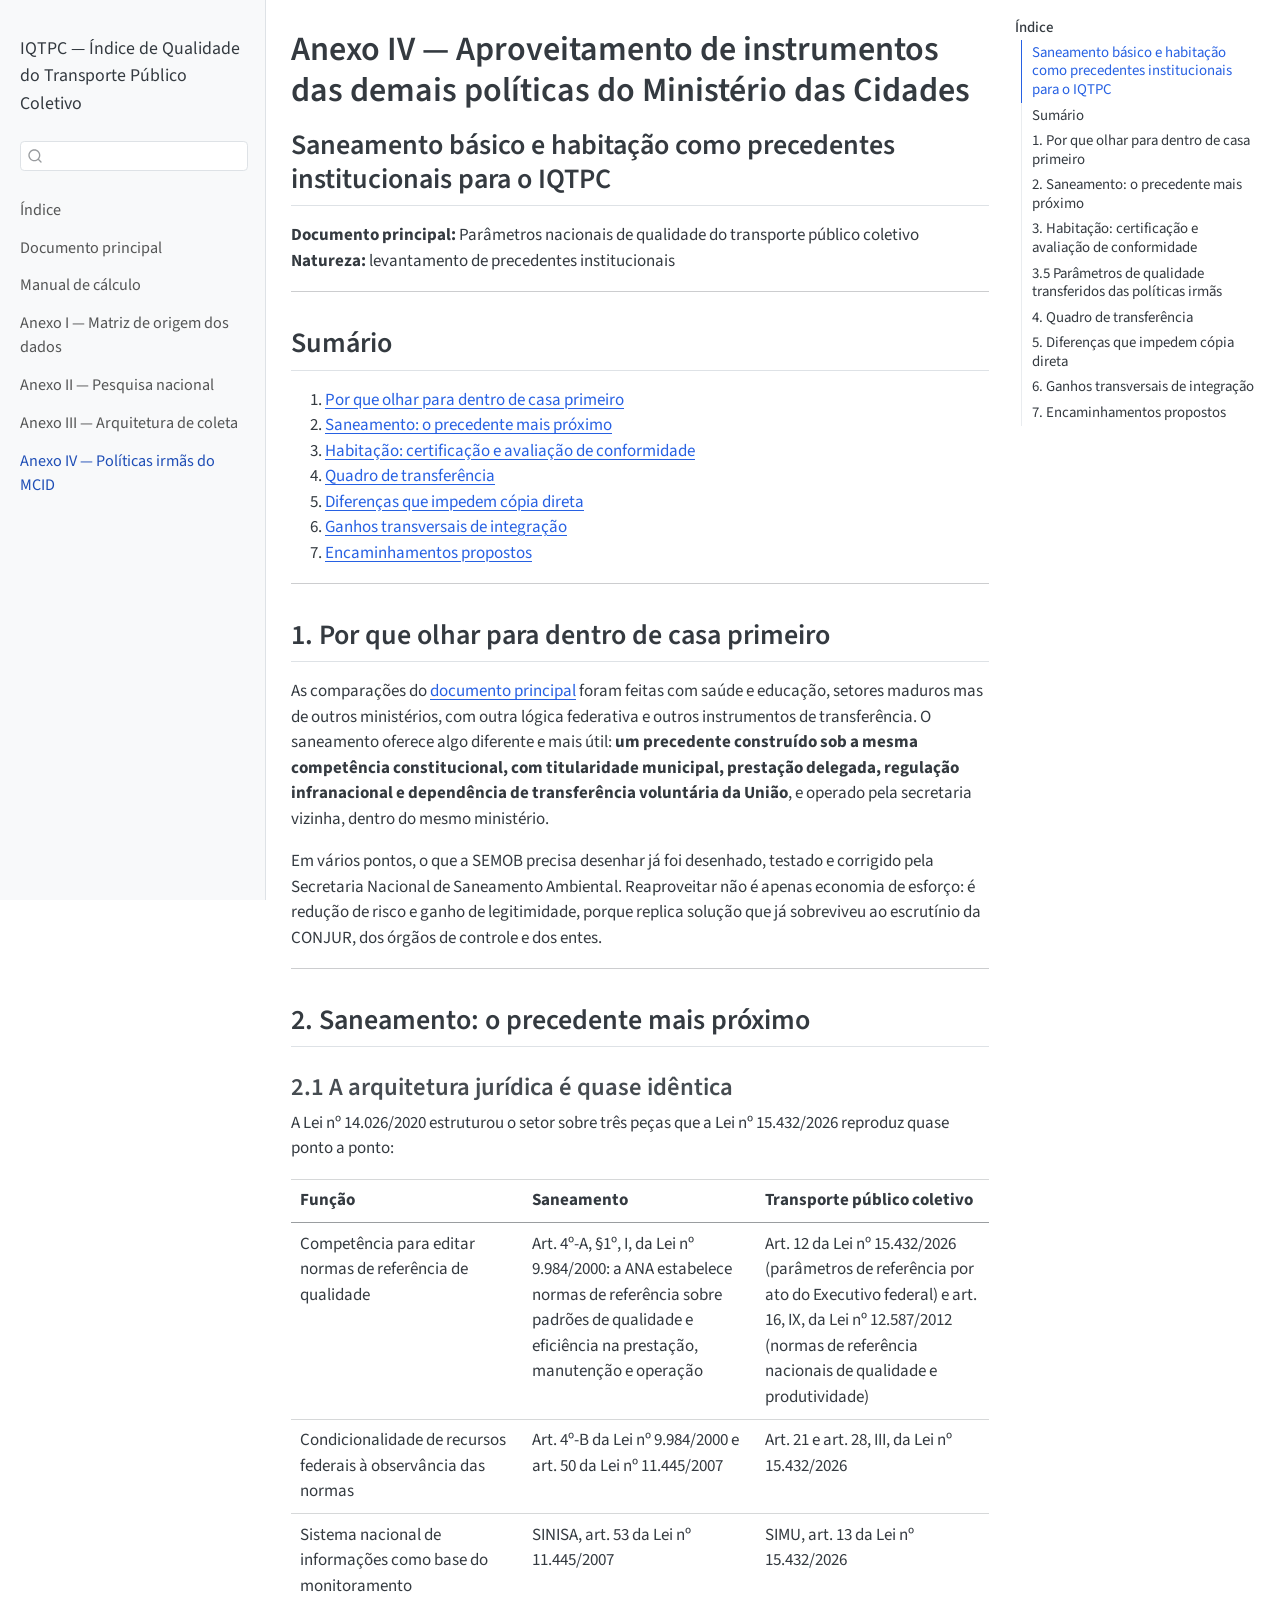
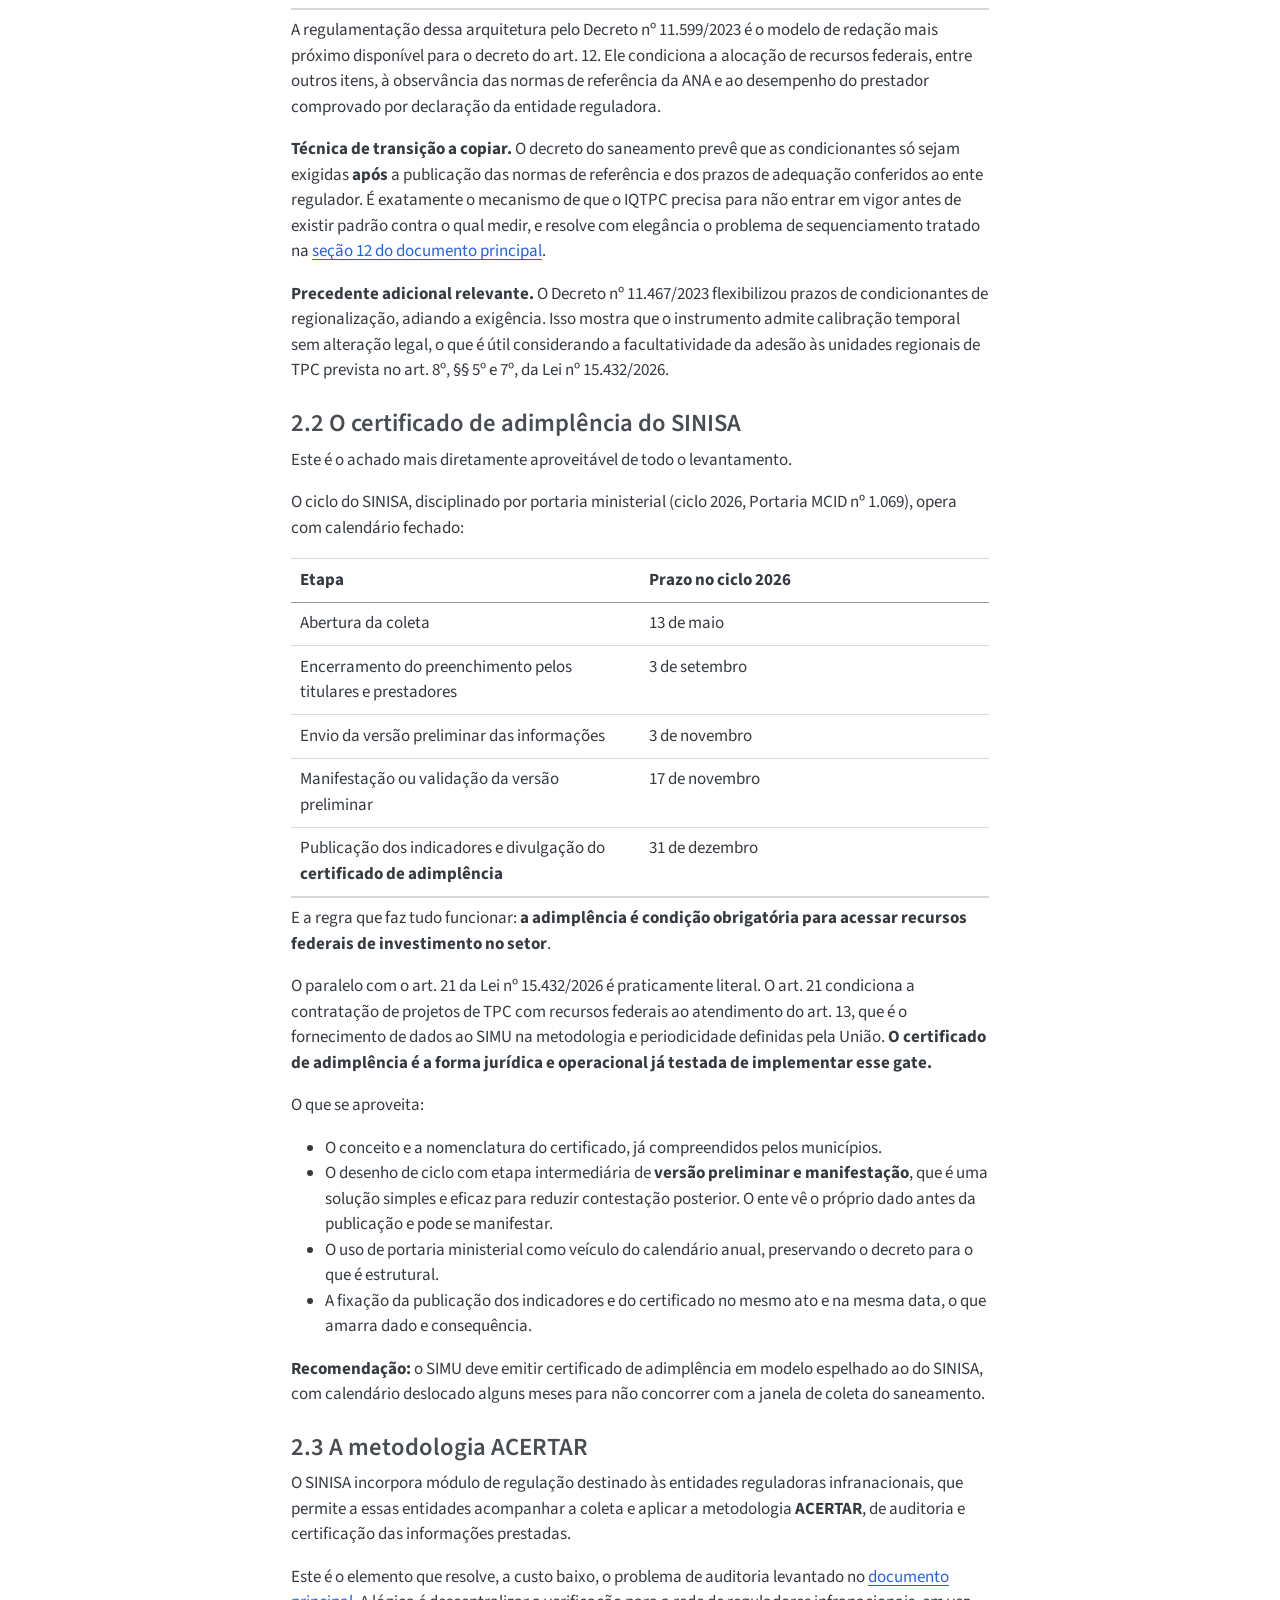
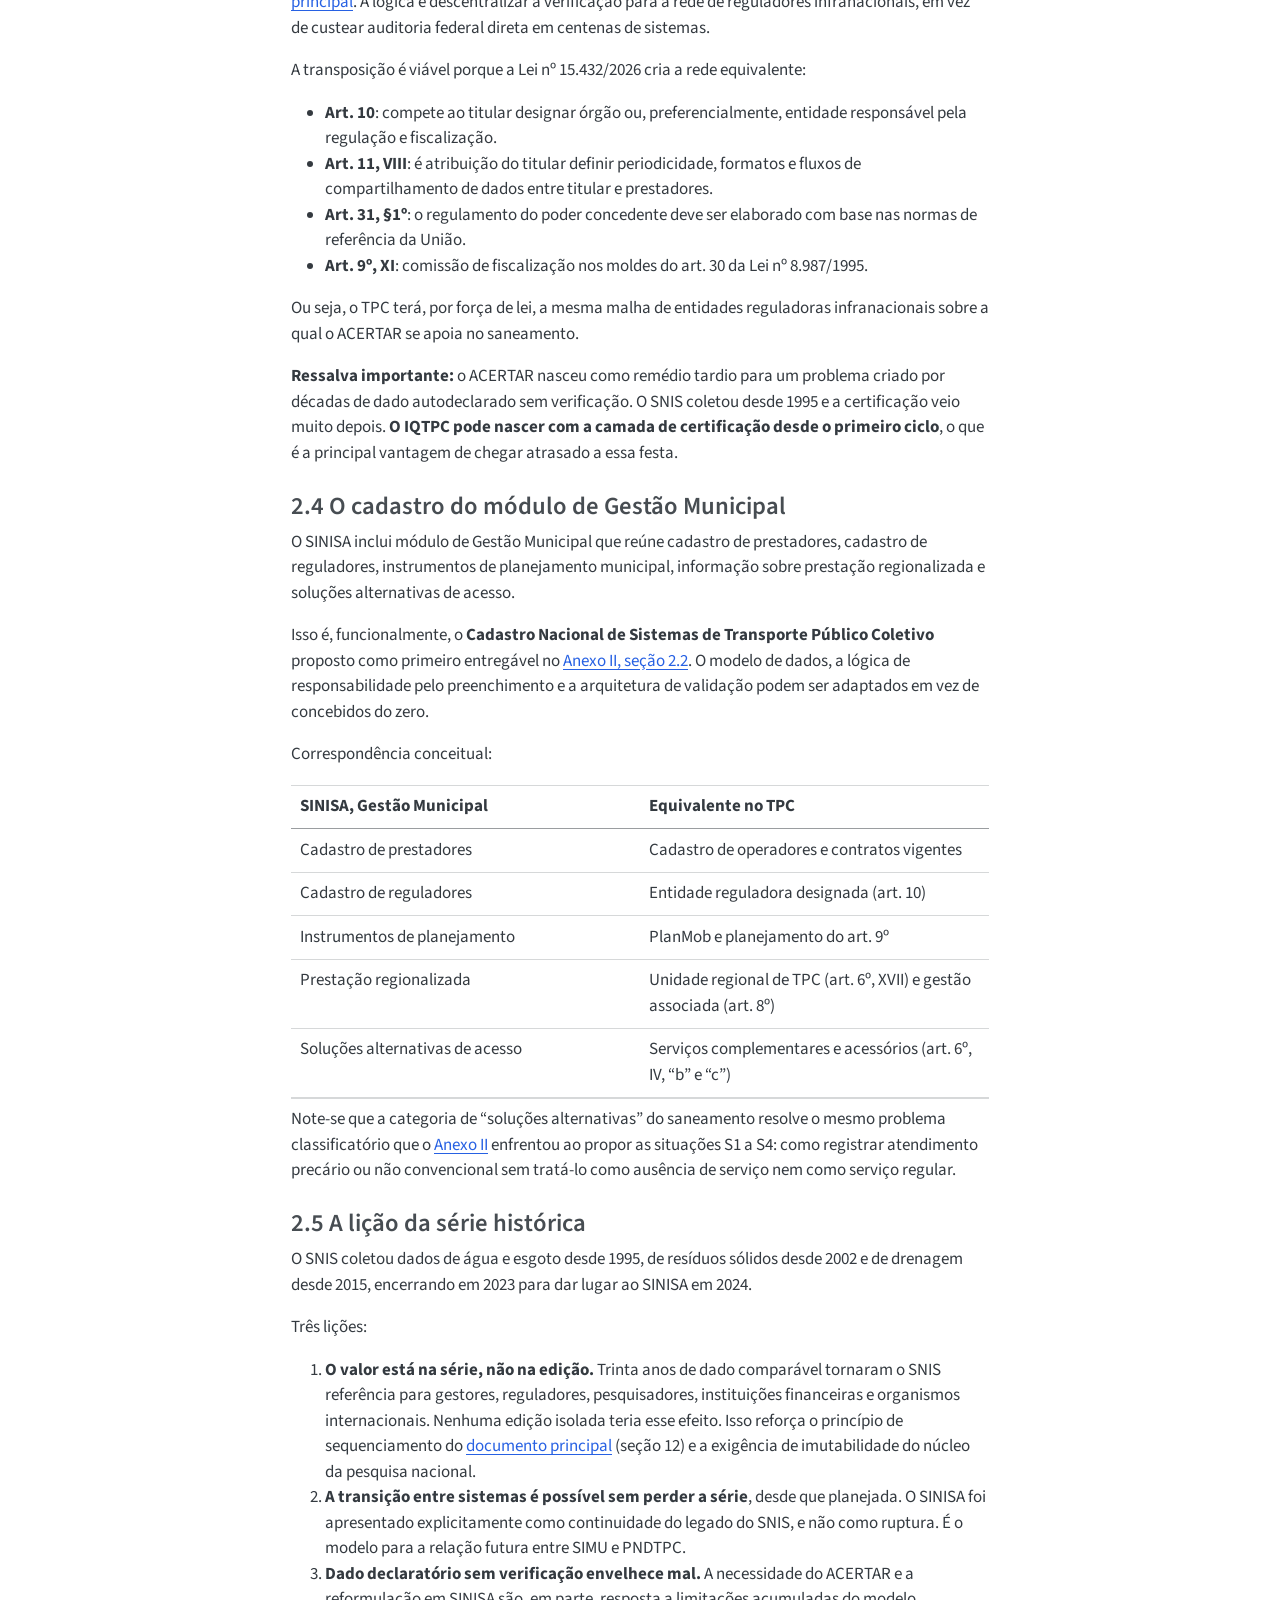
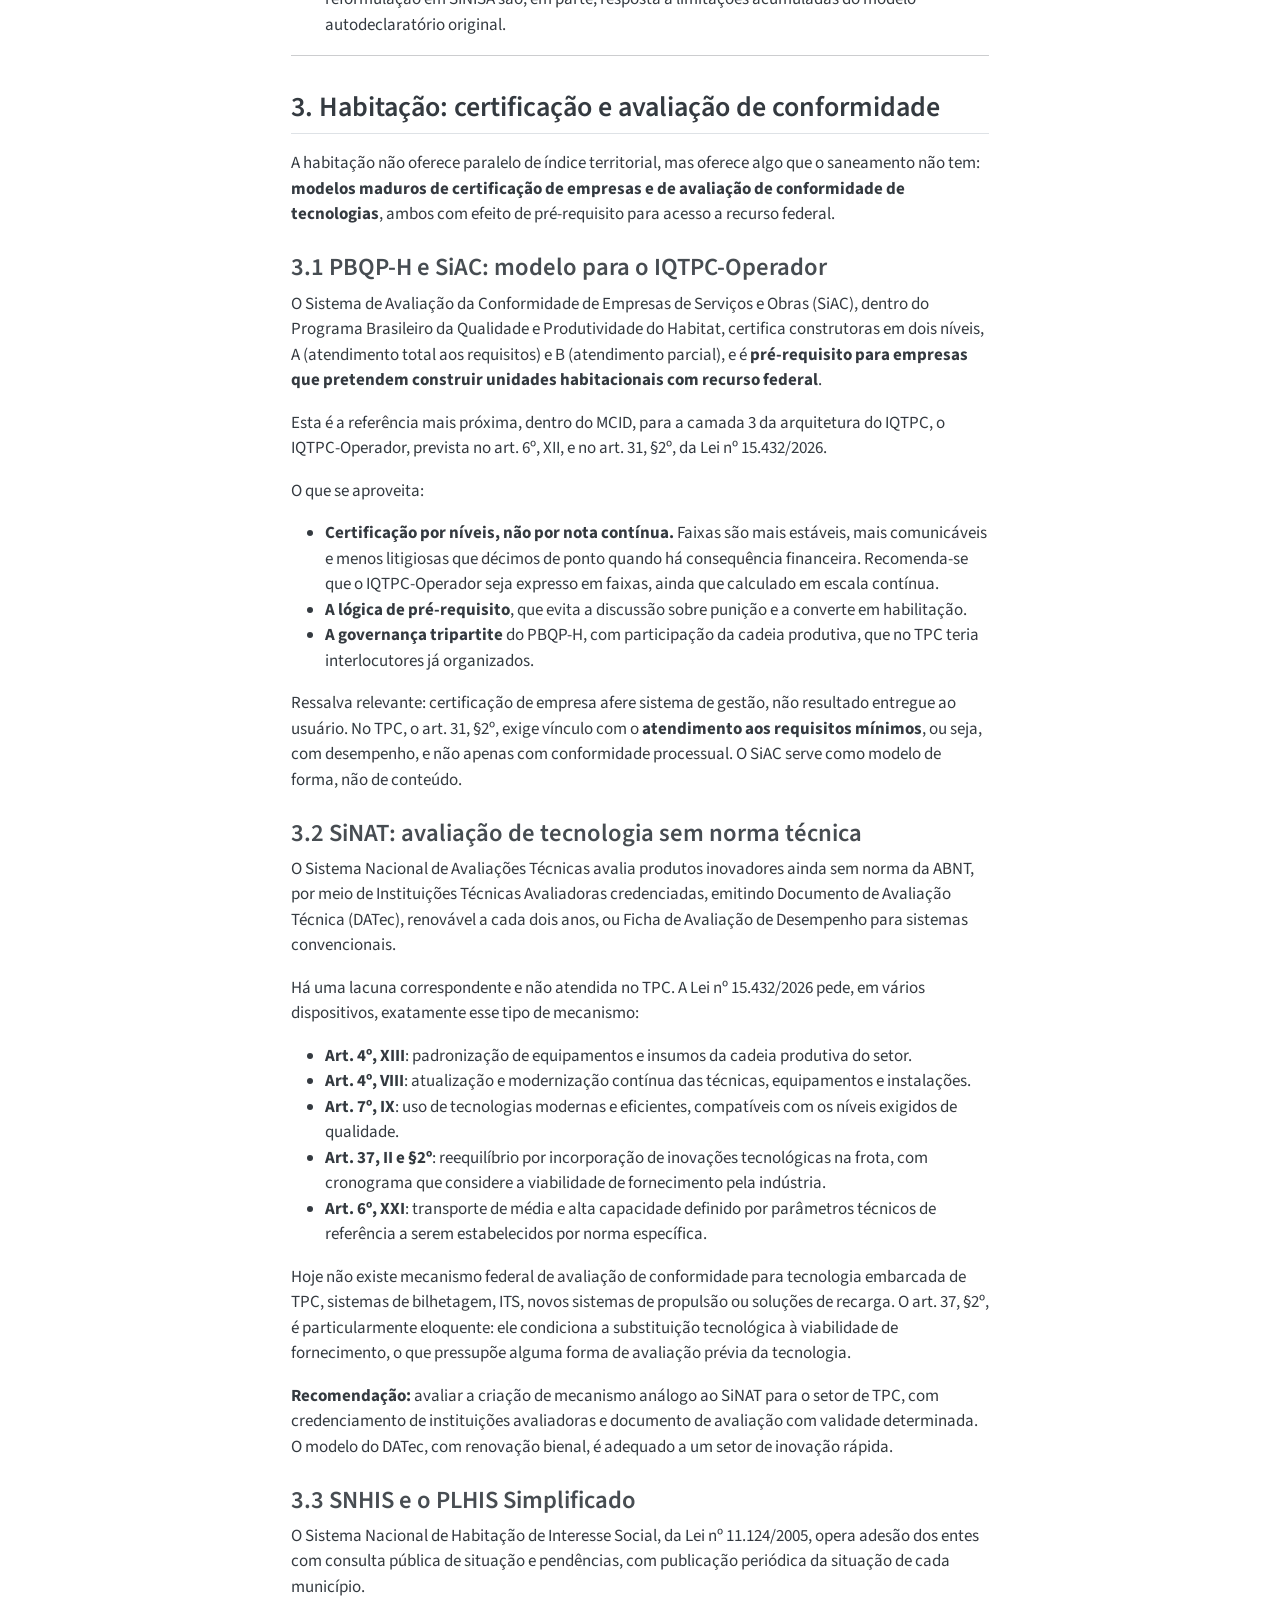
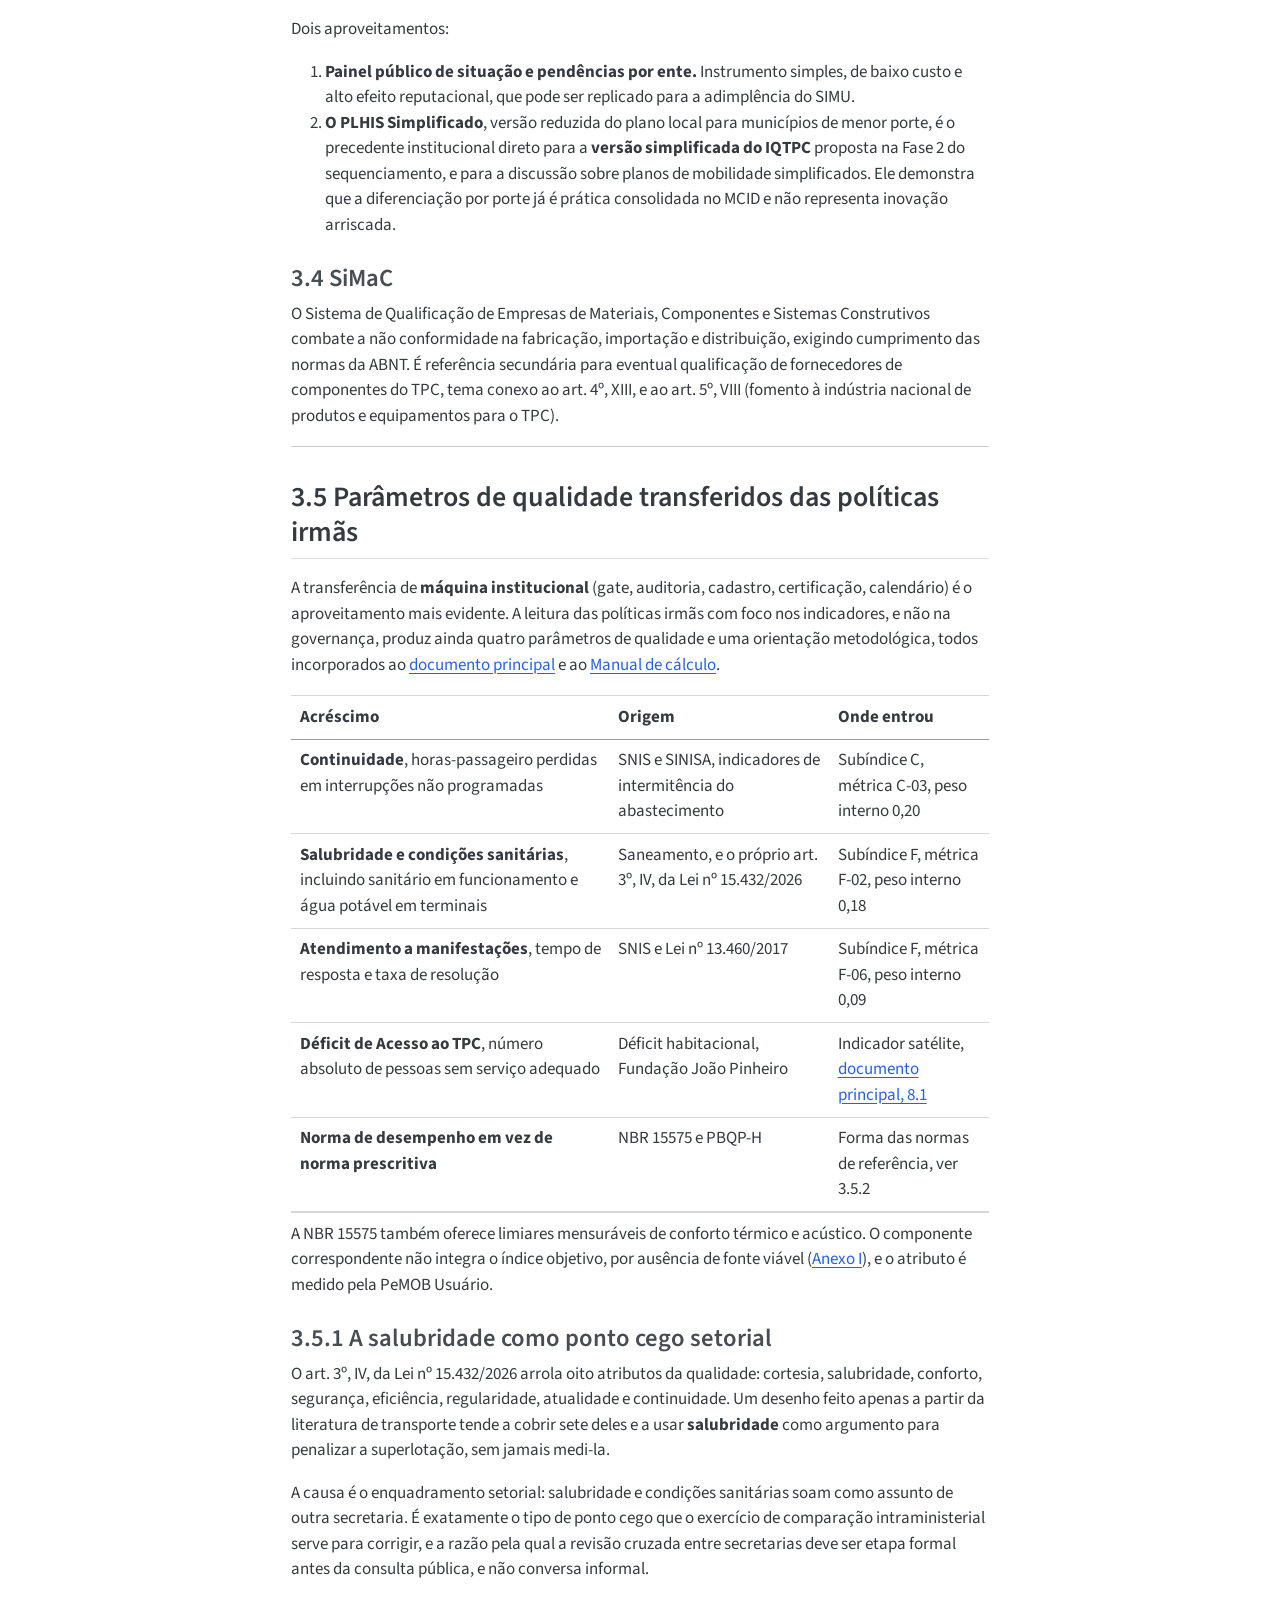
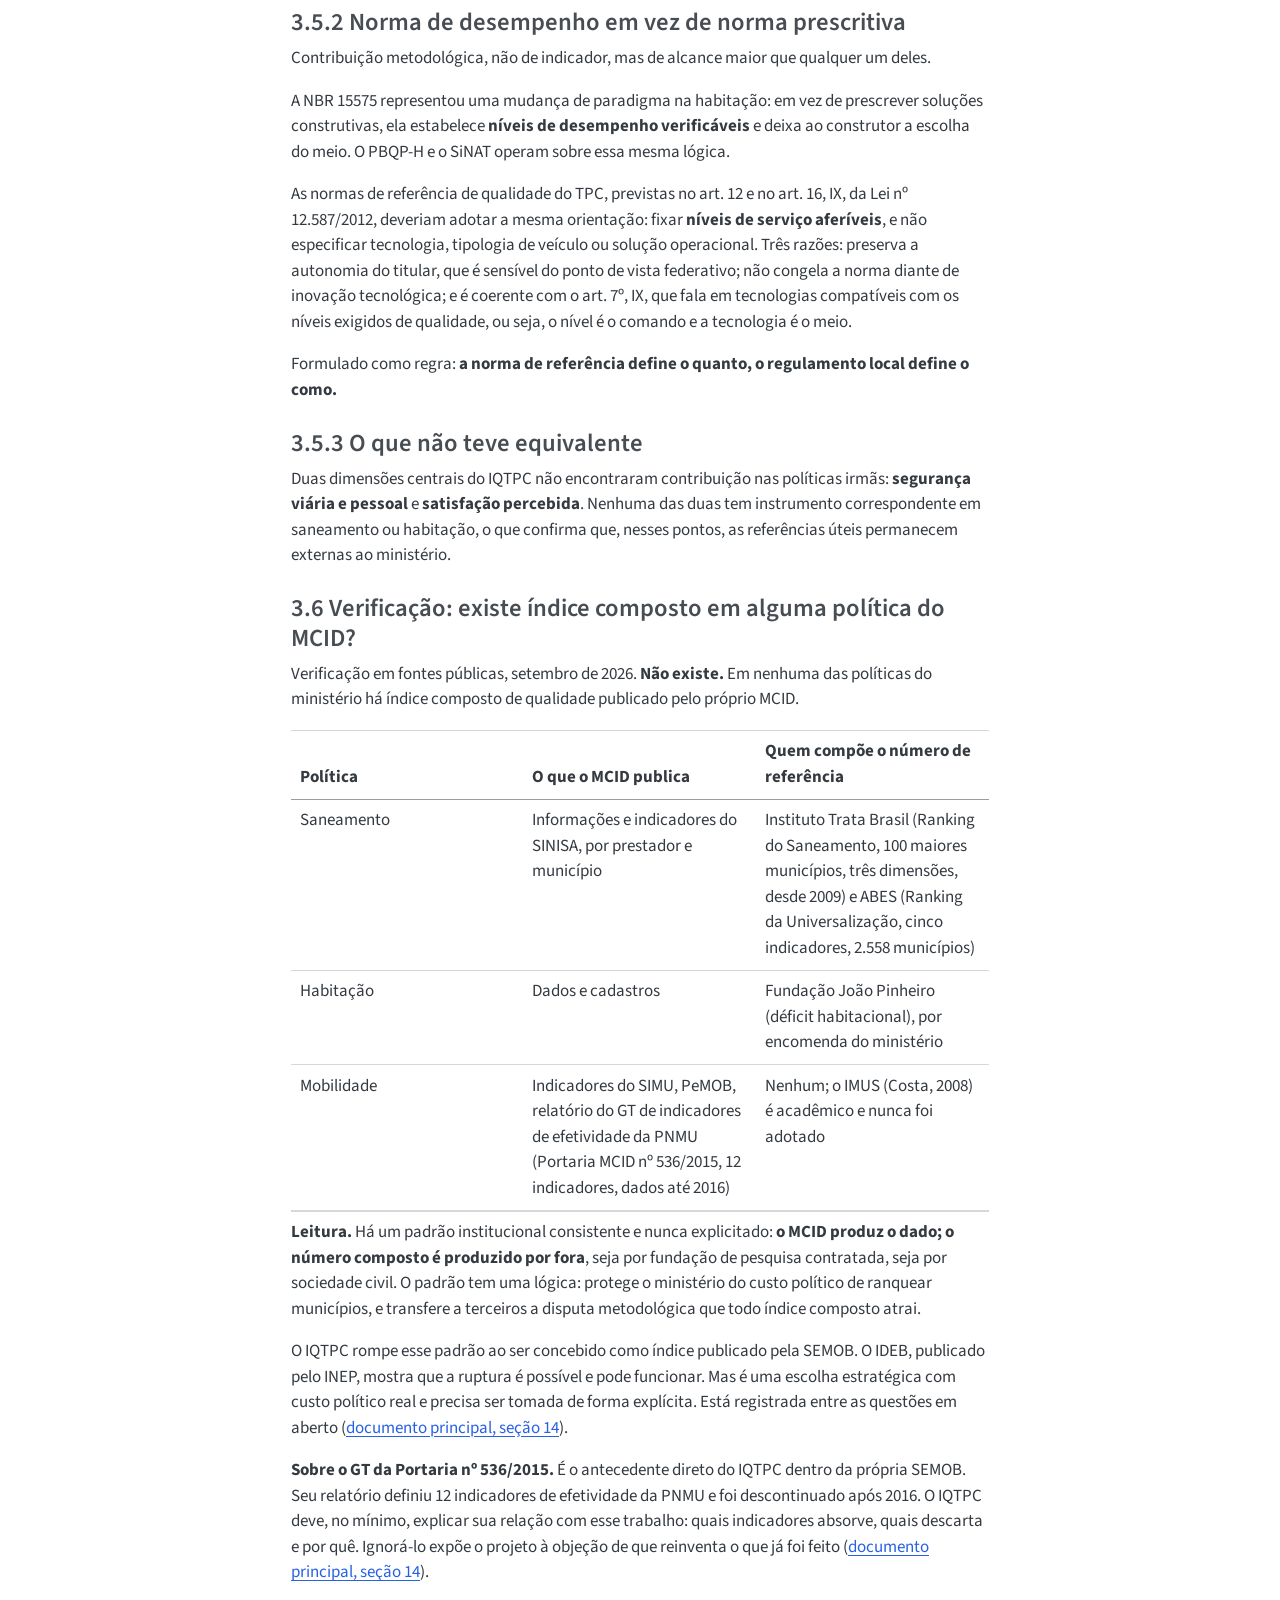
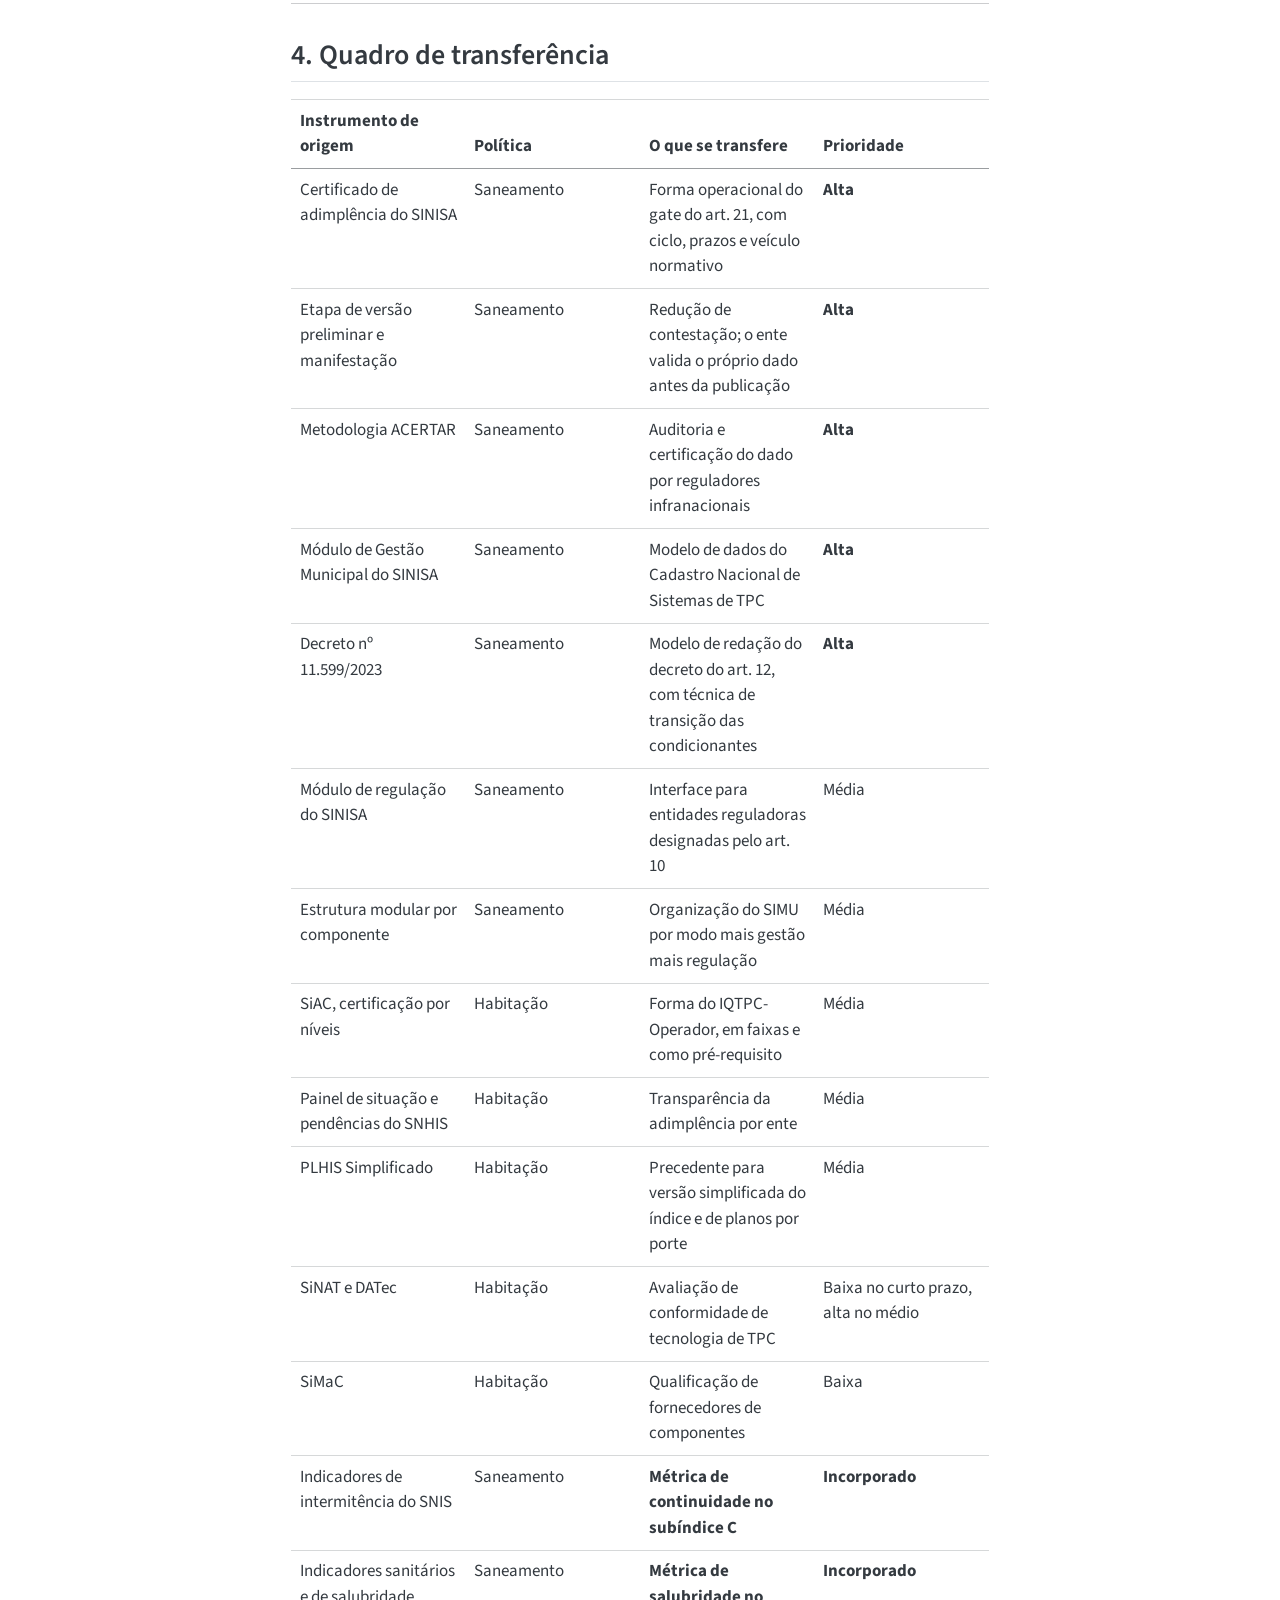
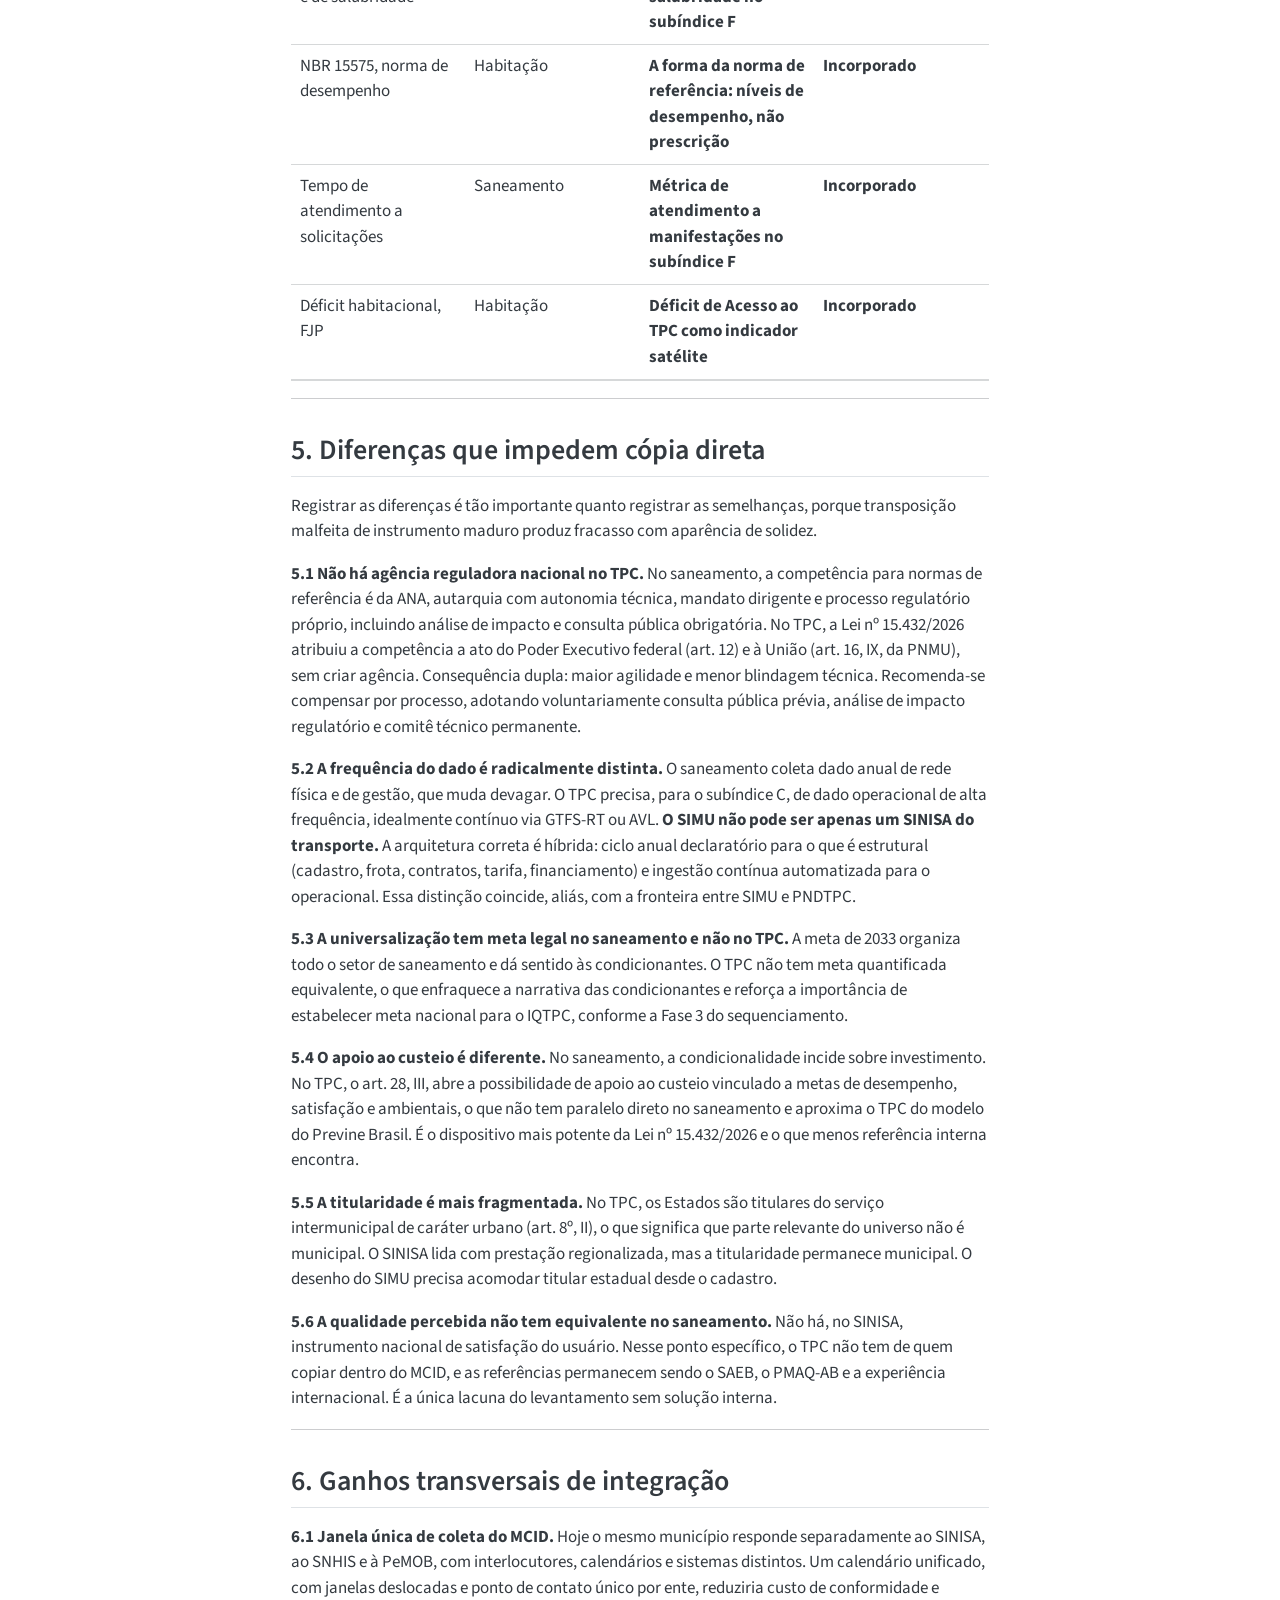
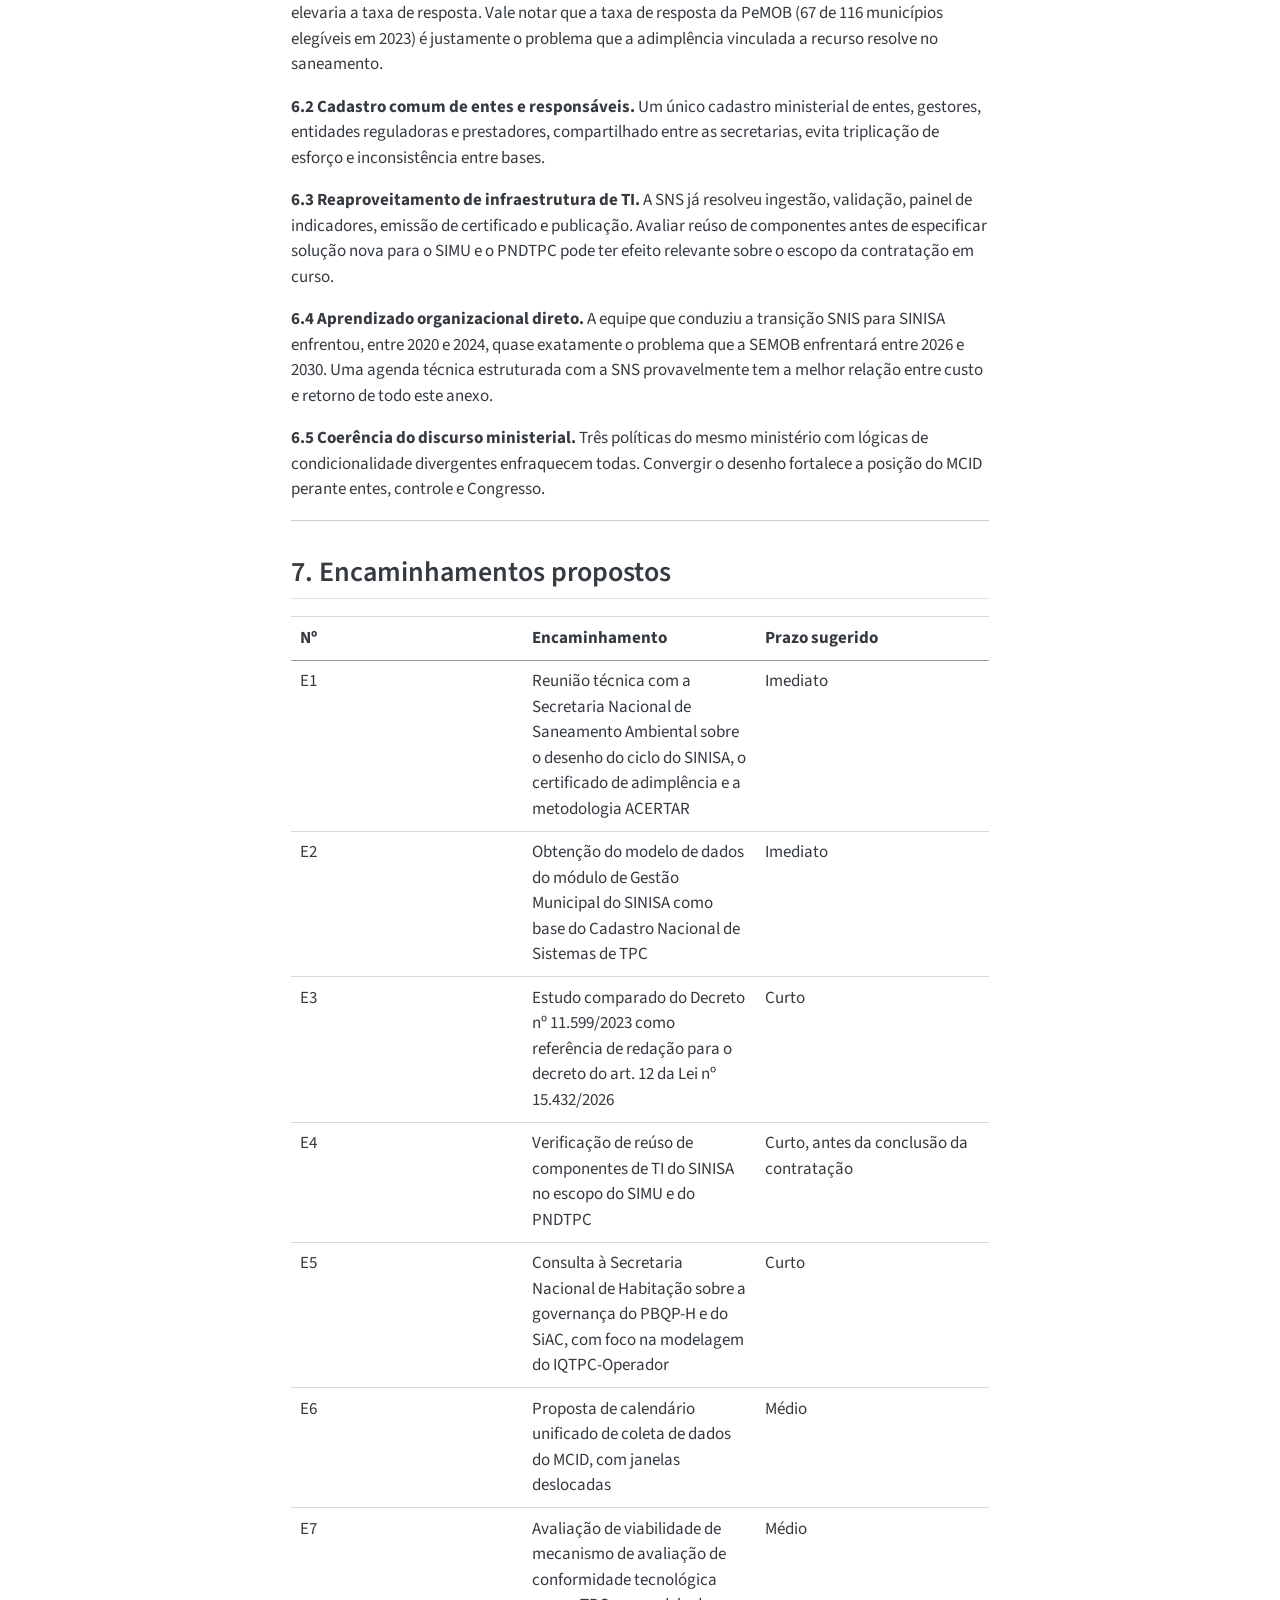
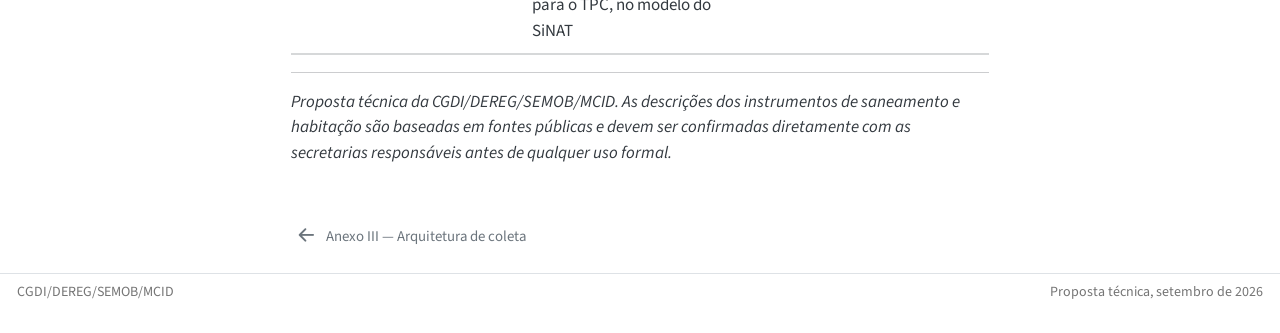
<file: IQTPC_Anexo_IV_aproveitamento_politicas_MCID.html>
<!DOCTYPE html>
<html xmlns="http://www.w3.org/1999/xhtml" lang="pt-br" xml:lang="pt-br"><head>

<meta charset="utf-8">
<meta name="generator" content="quarto-1.10.18">

<meta name="viewport" content="width=device-width, initial-scale=1.0, user-scalable=yes">


<title>Anexo IV — Aproveitamento de instrumentos das demais políticas do Ministério das Cidades – IQTPC — Índice de Qualidade do Transporte Público Coletivo</title>
<style>
/* Default styles provided by pandoc.
** See https://pandoc.org/MANUAL.html#variables-for-html for config info.
*/
span.smallcaps{font-variant: small-caps;}
div.columns{display: flex; gap: 1.5em;}
div.column{flex: auto;}
@media screen {
div.columns{gap: min(4vw, 1.5em);}
div.column{overflow-x: auto;}
}
div.hanging-indent{margin-left: 1.5em; text-indent: -1.5em;}
ul.task-list{list-style: none;}
ul.task-list li input[type="checkbox"] {
  width: 0.8em;
  margin: 0 0.8em 0.2em -1em; /* quarto-specific, see https://github.com/quarto-dev/quarto-cli/issues/4556 */ 
  vertical-align: middle;
}
</style>


<script src="site_libs/quarto-nav/quarto-nav.js"></script>
<script src="site_libs/quarto-nav/headroom.min.js"></script>
<script src="site_libs/clipboard/clipboard.min.js"></script>
<script src="site_libs/quarto-search/autocomplete.umd.js"></script>
<script src="site_libs/quarto-search/fuse.min.js"></script>
<script src="site_libs/quarto-search/quarto-search.js"></script>
<meta name="quarto:offset" content="./">
<link href="./IQTPC_Anexo_III_arquitetura_coleta_pemob.html" rel="prev">
<script src="site_libs/quarto-html/quarto.js" type="module"></script>
<script src="site_libs/quarto-html/tabsets/tabsets.js" type="module"></script>
<script src="site_libs/quarto-html/popper.min.js"></script>
<script src="site_libs/quarto-html/tippy.umd.min.js"></script>
<script src="site_libs/quarto-html/anchor.min.js"></script>
<link href="site_libs/quarto-html/tippy.css" rel="stylesheet">
<link href="site_libs/quarto-html/quarto-syntax-highlighting-64a204ab8560d761af7679ceaba22944.css" rel="stylesheet" id="quarto-text-highlighting-styles">
<script src="site_libs/bootstrap/bootstrap.min.js"></script>
<link href="site_libs/bootstrap/bootstrap-icons.css" rel="stylesheet">
<link href="site_libs/bootstrap/bootstrap-3d0bd47461f99955ab7d9992b8f70444.min.css" rel="stylesheet" append-hash="true" id="quarto-bootstrap" data-mode="light">
<script id="quarto-search-options" type="application/json">{
  "location": "sidebar",
  "copy-button": false,
  "collapse-after": 3,
  "panel-placement": "start",
  "type": "textbox",
  "limit": 50,
  "keyboard-shortcut": [
    "f",
    "/",
    "s"
  ],
  "show-item-context": false,
  "language": {
    "search-no-results-text": "Nenhum resultado",
    "search-matching-documents-text": "documentos correspondentes",
    "search-copy-link-title": "Copiar link para a busca",
    "search-hide-matches-text": "Esconder correspondências adicionais",
    "search-more-match-text": "mais correspondência neste documento",
    "search-more-matches-text": "mais correspondências neste documento",
    "search-clear-button-title": "Limpar",
    "search-text-placeholder": "",
    "search-detached-cancel-button-title": "Cancelar",
    "search-submit-button-title": "Enviar",
    "search-label": "Procurar"
  }
}</script>


</head>

<body class="nav-sidebar docked quarto-light">

<div id="quarto-search-results"></div>
  <header id="quarto-header" class="headroom fixed-top">
  <nav class="quarto-secondary-nav">
    <div class="container-fluid d-flex">
      <button type="button" class="quarto-btn-toggle btn" data-bs-toggle="collapse" role="button" data-bs-target=".quarto-sidebar-collapse-item" aria-controls="quarto-sidebar" aria-expanded="false" aria-label="Alternar barra lateral" onclick="if (window.quartoToggleHeadroom) { window.quartoToggleHeadroom(); }">
        <i class="bi bi-layout-text-sidebar-reverse"></i>
      </button>
        <nav class="quarto-page-breadcrumbs" aria-label="breadcrumb"><ol class="breadcrumb"><li class="breadcrumb-item"><a href="./IQTPC_Anexo_IV_aproveitamento_politicas_MCID.html"><span class="chapter-title">Anexo IV — Políticas irmãs do MCID</span></a></li></ol></nav>
        <a class="flex-grow-1" role="navigation" data-bs-toggle="collapse" data-bs-target=".quarto-sidebar-collapse-item" aria-controls="quarto-sidebar" aria-expanded="false" aria-label="Alternar barra lateral" onclick="if (window.quartoToggleHeadroom) { window.quartoToggleHeadroom(); }">      
        </a>
      <button type="button" class="btn quarto-search-button" aria-label="Procurar" onclick="window.quartoOpenSearch();">
        <i class="bi bi-search"></i>
      </button>
    </div>
  </nav>
</header>
<!-- content -->
<div id="quarto-content" class="quarto-container page-columns page-rows-contents page-layout-article">
<!-- sidebar -->
  <nav id="quarto-sidebar" class="sidebar collapse collapse-horizontal quarto-sidebar-collapse-item sidebar-navigation docked overflow-auto">
    <div class="pt-lg-2 mt-2 text-left sidebar-header">
    <div class="sidebar-title mb-0 py-0">
      <a href="./">IQTPC — Índice de Qualidade do Transporte Público Coletivo</a> 
    </div>
      </div>
        <div class="mt-2 flex-shrink-0 align-items-center">
        <div class="sidebar-search">
        <div id="quarto-search" class="" title="Procurar"></div>
        </div>
        </div>
    <div class="sidebar-menu-container"> 
    <ul class="list-unstyled mt-1">
        <li class="sidebar-item">
  <div class="sidebar-item-container"> 
  <a href="./index.html" class="sidebar-item-text sidebar-link"><span class="chapter-title">Índice</span></a>
  </div>
</li>
        <li class="sidebar-item">
  <div class="sidebar-item-container"> 
  <a href="./IQTPC_parametros_qualidade_transporte_publico.html" class="sidebar-item-text sidebar-link"><span class="chapter-title">Documento principal</span></a>
  </div>
</li>
        <li class="sidebar-item">
  <div class="sidebar-item-container"> 
  <a href="./IQTPC_Manual_de_calculo.html" class="sidebar-item-text sidebar-link"><span class="chapter-title">Manual de cálculo</span></a>
  </div>
</li>
        <li class="sidebar-item">
  <div class="sidebar-item-container"> 
  <a href="./IQTPC_Anexo_I_matriz_origem_dados.html" class="sidebar-item-text sidebar-link"><span class="chapter-title">Anexo I — Matriz de origem dos dados</span></a>
  </div>
</li>
        <li class="sidebar-item">
  <div class="sidebar-item-container"> 
  <a href="./IQTPC_Anexo_II_pesquisa_nacional.html" class="sidebar-item-text sidebar-link"><span class="chapter-title">Anexo II — Pesquisa nacional</span></a>
  </div>
</li>
        <li class="sidebar-item">
  <div class="sidebar-item-container"> 
  <a href="./IQTPC_Anexo_III_arquitetura_coleta_pemob.html" class="sidebar-item-text sidebar-link"><span class="chapter-title">Anexo III — Arquitetura de coleta</span></a>
  </div>
</li>
        <li class="sidebar-item">
  <div class="sidebar-item-container"> 
  <a href="./IQTPC_Anexo_IV_aproveitamento_politicas_MCID.html" class="sidebar-item-text sidebar-link active"><span class="chapter-title">Anexo IV — Políticas irmãs do MCID</span></a>
  </div>
</li>
    </ul>
    </div>
</nav>
<div id="quarto-sidebar-glass" class="quarto-sidebar-collapse-item" data-bs-toggle="collapse" data-bs-target=".quarto-sidebar-collapse-item"></div>
<!-- margin-sidebar -->
    <div id="quarto-margin-sidebar" class="sidebar margin-sidebar">
        <nav id="TOC" role="doc-toc" class="toc-active">
    <h2 id="toc-title">Índice</h2>
   
  <ul>
  <li><a href="#saneamento-básico-e-habitação-como-precedentes-institucionais-para-o-iqtpc" id="toc-saneamento-básico-e-habitação-como-precedentes-institucionais-para-o-iqtpc" class="nav-link active" data-scroll-target="#saneamento-básico-e-habitação-como-precedentes-institucionais-para-o-iqtpc">Saneamento básico e habitação como precedentes institucionais para o IQTPC</a></li>
  <li><a href="#sumário" id="toc-sumário" class="nav-link" data-scroll-target="#sumário">Sumário</a></li>
  <li><a href="#por-que-olhar-para-dentro-de-casa-primeiro" id="toc-por-que-olhar-para-dentro-de-casa-primeiro" class="nav-link" data-scroll-target="#por-que-olhar-para-dentro-de-casa-primeiro">1. Por que olhar para dentro de casa primeiro</a></li>
  <li><a href="#saneamento-o-precedente-mais-próximo" id="toc-saneamento-o-precedente-mais-próximo" class="nav-link" data-scroll-target="#saneamento-o-precedente-mais-próximo">2. Saneamento: o precedente mais próximo</a>
  <ul>
  <li><a href="#a-arquitetura-jurídica-é-quase-idêntica" id="toc-a-arquitetura-jurídica-é-quase-idêntica" class="nav-link" data-scroll-target="#a-arquitetura-jurídica-é-quase-idêntica">2.1 A arquitetura jurídica é quase idêntica</a></li>
  <li><a href="#o-certificado-de-adimplência-do-sinisa" id="toc-o-certificado-de-adimplência-do-sinisa" class="nav-link" data-scroll-target="#o-certificado-de-adimplência-do-sinisa">2.2 O certificado de adimplência do SINISA</a></li>
  <li><a href="#a-metodologia-acertar" id="toc-a-metodologia-acertar" class="nav-link" data-scroll-target="#a-metodologia-acertar">2.3 A metodologia ACERTAR</a></li>
  <li><a href="#o-cadastro-do-módulo-de-gestão-municipal" id="toc-o-cadastro-do-módulo-de-gestão-municipal" class="nav-link" data-scroll-target="#o-cadastro-do-módulo-de-gestão-municipal">2.4 O cadastro do módulo de Gestão Municipal</a></li>
  <li><a href="#a-lição-da-série-histórica" id="toc-a-lição-da-série-histórica" class="nav-link" data-scroll-target="#a-lição-da-série-histórica">2.5 A lição da série histórica</a></li>
  </ul></li>
  <li><a href="#habitação-certificação-e-avaliação-de-conformidade" id="toc-habitação-certificação-e-avaliação-de-conformidade" class="nav-link" data-scroll-target="#habitação-certificação-e-avaliação-de-conformidade">3. Habitação: certificação e avaliação de conformidade</a>
  <ul>
  <li><a href="#pbqp-h-e-siac-modelo-para-o-iqtpc-operador" id="toc-pbqp-h-e-siac-modelo-para-o-iqtpc-operador" class="nav-link" data-scroll-target="#pbqp-h-e-siac-modelo-para-o-iqtpc-operador">3.1 PBQP-H e SiAC: modelo para o IQTPC-Operador</a></li>
  <li><a href="#sinat-avaliação-de-tecnologia-sem-norma-técnica" id="toc-sinat-avaliação-de-tecnologia-sem-norma-técnica" class="nav-link" data-scroll-target="#sinat-avaliação-de-tecnologia-sem-norma-técnica">3.2 SiNAT: avaliação de tecnologia sem norma técnica</a></li>
  <li><a href="#snhis-e-o-plhis-simplificado" id="toc-snhis-e-o-plhis-simplificado" class="nav-link" data-scroll-target="#snhis-e-o-plhis-simplificado">3.3 SNHIS e o PLHIS Simplificado</a></li>
  <li><a href="#simac" id="toc-simac" class="nav-link" data-scroll-target="#simac">3.4 SiMaC</a></li>
  </ul></li>
  <li><a href="#parâmetros-de-qualidade-transferidos-das-políticas-irmãs" id="toc-parâmetros-de-qualidade-transferidos-das-políticas-irmãs" class="nav-link" data-scroll-target="#parâmetros-de-qualidade-transferidos-das-políticas-irmãs">3.5 Parâmetros de qualidade transferidos das políticas irmãs</a>
  <ul>
  <li><a href="#a-salubridade-como-ponto-cego-setorial" id="toc-a-salubridade-como-ponto-cego-setorial" class="nav-link" data-scroll-target="#a-salubridade-como-ponto-cego-setorial">3.5.1 A salubridade como ponto cego setorial</a></li>
  <li><a href="#norma-de-desempenho-em-vez-de-norma-prescritiva" id="toc-norma-de-desempenho-em-vez-de-norma-prescritiva" class="nav-link" data-scroll-target="#norma-de-desempenho-em-vez-de-norma-prescritiva">3.5.2 Norma de desempenho em vez de norma prescritiva</a></li>
  <li><a href="#o-que-não-teve-equivalente" id="toc-o-que-não-teve-equivalente" class="nav-link" data-scroll-target="#o-que-não-teve-equivalente">3.5.3 O que não teve equivalente</a></li>
  <li><a href="#verificação-existe-índice-composto-em-alguma-política-do-mcid" id="toc-verificação-existe-índice-composto-em-alguma-política-do-mcid" class="nav-link" data-scroll-target="#verificação-existe-índice-composto-em-alguma-política-do-mcid">3.6 Verificação: existe índice composto em alguma política do MCID?</a></li>
  </ul></li>
  <li><a href="#quadro-de-transferência" id="toc-quadro-de-transferência" class="nav-link" data-scroll-target="#quadro-de-transferência">4. Quadro de transferência</a></li>
  <li><a href="#diferenças-que-impedem-cópia-direta" id="toc-diferenças-que-impedem-cópia-direta" class="nav-link" data-scroll-target="#diferenças-que-impedem-cópia-direta">5. Diferenças que impedem cópia direta</a></li>
  <li><a href="#ganhos-transversais-de-integração" id="toc-ganhos-transversais-de-integração" class="nav-link" data-scroll-target="#ganhos-transversais-de-integração">6. Ganhos transversais de integração</a></li>
  <li><a href="#encaminhamentos-propostos" id="toc-encaminhamentos-propostos" class="nav-link" data-scroll-target="#encaminhamentos-propostos">7. Encaminhamentos propostos</a></li>
  </ul>
</nav>
    </div>
<!-- main -->
<main class="content" id="quarto-document-content">

<header id="title-block-header" class="quarto-title-block default">
<div class="quarto-title">
<h1 class="title"><span class="chapter-title">Anexo IV — Aproveitamento de instrumentos das demais políticas do Ministério das Cidades</span></h1>
</div>



<div class="quarto-title-meta">

    
  
    
  </div>
  


</header>


<section id="saneamento-básico-e-habitação-como-precedentes-institucionais-para-o-iqtpc" class="level2">
<h2 class="anchored" data-anchor-id="saneamento-básico-e-habitação-como-precedentes-institucionais-para-o-iqtpc">Saneamento básico e habitação como precedentes institucionais para o IQTPC</h2>
<p><strong>Documento principal:</strong> Parâmetros nacionais de qualidade do transporte público coletivo <strong>Natureza:</strong> levantamento de precedentes institucionais</p>
<hr>
</section>
<section id="sumário" class="level2">
<h2 class="anchored" data-anchor-id="sumário">Sumário</h2>
<ol type="1">
<li><a href="#por-que-olhar-para-dentro-de-casa-primeiro">Por que olhar para dentro de casa primeiro</a></li>
<li><a href="#saneamento-o-precedente-mais-próximo">Saneamento: o precedente mais próximo</a></li>
<li><a href="#habitação-certificação-e-avaliação-de-conformidade">Habitação: certificação e avaliação de conformidade</a></li>
<li><a href="#quadro-de-transferência">Quadro de transferência</a></li>
<li><a href="#diferenças-que-impedem-cópia-direta">Diferenças que impedem cópia direta</a></li>
<li><a href="#ganhos-transversais-de-integração">Ganhos transversais de integração</a></li>
<li><a href="#encaminhamentos-propostos">Encaminhamentos propostos</a></li>
</ol>
<hr>
</section>
<section id="por-que-olhar-para-dentro-de-casa-primeiro" class="level2">
<h2 class="anchored" data-anchor-id="por-que-olhar-para-dentro-de-casa-primeiro">1. Por que olhar para dentro de casa primeiro</h2>
<p>As comparações do <a href="./IQTPC_parametros_qualidade_transporte_publico.html">documento principal</a> foram feitas com saúde e educação, setores maduros mas de outros ministérios, com outra lógica federativa e outros instrumentos de transferência. O saneamento oferece algo diferente e mais útil: <strong>um precedente construído sob a mesma competência constitucional, com titularidade municipal, prestação delegada, regulação infranacional e dependência de transferência voluntária da União</strong>, e operado pela secretaria vizinha, dentro do mesmo ministério.</p>
<p>Em vários pontos, o que a SEMOB precisa desenhar já foi desenhado, testado e corrigido pela Secretaria Nacional de Saneamento Ambiental. Reaproveitar não é apenas economia de esforço: é redução de risco e ganho de legitimidade, porque replica solução que já sobreviveu ao escrutínio da CONJUR, dos órgãos de controle e dos entes.</p>
<hr>
</section>
<section id="saneamento-o-precedente-mais-próximo" class="level2">
<h2 class="anchored" data-anchor-id="saneamento-o-precedente-mais-próximo">2. Saneamento: o precedente mais próximo</h2>
<section id="a-arquitetura-jurídica-é-quase-idêntica" class="level3">
<h3 class="anchored" data-anchor-id="a-arquitetura-jurídica-é-quase-idêntica">2.1 A arquitetura jurídica é quase idêntica</h3>
<p>A Lei nº 14.026/2020 estruturou o setor sobre três peças que a Lei nº 15.432/2026 reproduz quase ponto a ponto:</p>
<table class="caption-top table">
<colgroup>
<col style="width: 33%">
<col style="width: 33%">
<col style="width: 33%">
</colgroup>
<thead>
<tr class="header">
<th>Função</th>
<th>Saneamento</th>
<th>Transporte público coletivo</th>
</tr>
</thead>
<tbody>
<tr class="odd">
<td>Competência para editar normas de referência de qualidade</td>
<td>Art. 4º-A, §1º, I, da Lei nº 9.984/2000: a ANA estabelece normas de referência sobre padrões de qualidade e eficiência na prestação, manutenção e operação</td>
<td>Art. 12 da Lei nº 15.432/2026 (parâmetros de referência por ato do Executivo federal) e art. 16, IX, da Lei nº 12.587/2012 (normas de referência nacionais de qualidade e produtividade)</td>
</tr>
<tr class="even">
<td>Condicionalidade de recursos federais à observância das normas</td>
<td>Art. 4º-B da Lei nº 9.984/2000 e art. 50 da Lei nº 11.445/2007</td>
<td>Art. 21 e art. 28, III, da Lei nº 15.432/2026</td>
</tr>
<tr class="odd">
<td>Sistema nacional de informações como base do monitoramento</td>
<td>SINISA, art. 53 da Lei nº 11.445/2007</td>
<td>SIMU, art. 13 da Lei nº 15.432/2026</td>
</tr>
</tbody>
</table>
<p>A regulamentação dessa arquitetura pelo Decreto nº 11.599/2023 é o modelo de redação mais próximo disponível para o decreto do art. 12. Ele condiciona a alocação de recursos federais, entre outros itens, à observância das normas de referência da ANA e ao desempenho do prestador comprovado por declaração da entidade reguladora.</p>
<p><strong>Técnica de transição a copiar.</strong> O decreto do saneamento prevê que as condicionantes só sejam exigidas <strong>após</strong> a publicação das normas de referência e dos prazos de adequação conferidos ao ente regulador. É exatamente o mecanismo de que o IQTPC precisa para não entrar em vigor antes de existir padrão contra o qual medir, e resolve com elegância o problema de sequenciamento tratado na <a href="./IQTPC_parametros_qualidade_transporte_publico.html#sequenciamento-de-implantação">seção 12 do documento principal</a>.</p>
<p><strong>Precedente adicional relevante.</strong> O Decreto nº 11.467/2023 flexibilizou prazos de condicionantes de regionalização, adiando a exigência. Isso mostra que o instrumento admite calibração temporal sem alteração legal, o que é útil considerando a facultatividade da adesão às unidades regionais de TPC prevista no art. 8º, §§ 5º e 7º, da Lei nº 15.432/2026.</p>
</section>
<section id="o-certificado-de-adimplência-do-sinisa" class="level3">
<h3 class="anchored" data-anchor-id="o-certificado-de-adimplência-do-sinisa">2.2 O certificado de adimplência do SINISA</h3>
<p>Este é o achado mais diretamente aproveitável de todo o levantamento.</p>
<p>O ciclo do SINISA, disciplinado por portaria ministerial (ciclo 2026, Portaria MCID nº 1.069), opera com calendário fechado:</p>
<table class="caption-top table">
<colgroup>
<col style="width: 50%">
<col style="width: 50%">
</colgroup>
<thead>
<tr class="header">
<th>Etapa</th>
<th>Prazo no ciclo 2026</th>
</tr>
</thead>
<tbody>
<tr class="odd">
<td>Abertura da coleta</td>
<td>13 de maio</td>
</tr>
<tr class="even">
<td>Encerramento do preenchimento pelos titulares e prestadores</td>
<td>3 de setembro</td>
</tr>
<tr class="odd">
<td>Envio da versão preliminar das informações</td>
<td>3 de novembro</td>
</tr>
<tr class="even">
<td>Manifestação ou validação da versão preliminar</td>
<td>17 de novembro</td>
</tr>
<tr class="odd">
<td>Publicação dos indicadores e divulgação do <strong>certificado de adimplência</strong></td>
<td>31 de dezembro</td>
</tr>
</tbody>
</table>
<p>E a regra que faz tudo funcionar: <strong>a adimplência é condição obrigatória para acessar recursos federais de investimento no setor</strong>.</p>
<p>O paralelo com o art. 21 da Lei nº 15.432/2026 é praticamente literal. O art. 21 condiciona a contratação de projetos de TPC com recursos federais ao atendimento do art. 13, que é o fornecimento de dados ao SIMU na metodologia e periodicidade definidas pela União. <strong>O certificado de adimplência é a forma jurídica e operacional já testada de implementar esse gate.</strong></p>
<p>O que se aproveita:</p>
<ul>
<li>O conceito e a nomenclatura do certificado, já compreendidos pelos municípios.</li>
<li>O desenho de ciclo com etapa intermediária de <strong>versão preliminar e manifestação</strong>, que é uma solução simples e eficaz para reduzir contestação posterior. O ente vê o próprio dado antes da publicação e pode se manifestar.</li>
<li>O uso de portaria ministerial como veículo do calendário anual, preservando o decreto para o que é estrutural.</li>
<li>A fixação da publicação dos indicadores e do certificado no mesmo ato e na mesma data, o que amarra dado e consequência.</li>
</ul>
<p><strong>Recomendação:</strong> o SIMU deve emitir certificado de adimplência em modelo espelhado ao do SINISA, com calendário deslocado alguns meses para não concorrer com a janela de coleta do saneamento.</p>
</section>
<section id="a-metodologia-acertar" class="level3">
<h3 class="anchored" data-anchor-id="a-metodologia-acertar">2.3 A metodologia ACERTAR</h3>
<p>O SINISA incorpora módulo de regulação destinado às entidades reguladoras infranacionais, que permite a essas entidades acompanhar a coleta e aplicar a metodologia <strong>ACERTAR</strong>, de auditoria e certificação das informações prestadas.</p>
<p>Este é o elemento que resolve, a custo baixo, o problema de auditoria levantado no <a href="./IQTPC_parametros_qualidade_transporte_publico.html">documento principal</a>. A lógica é descentralizar a verificação para a rede de reguladores infranacionais, em vez de custear auditoria federal direta em centenas de sistemas.</p>
<p>A transposição é viável porque a Lei nº 15.432/2026 cria a rede equivalente:</p>
<ul>
<li><strong>Art. 10</strong>: compete ao titular designar órgão ou, preferencialmente, entidade responsável pela regulação e fiscalização.</li>
<li><strong>Art. 11, VIII</strong>: é atribuição do titular definir periodicidade, formatos e fluxos de compartilhamento de dados entre titular e prestadores.</li>
<li><strong>Art. 31, §1º</strong>: o regulamento do poder concedente deve ser elaborado com base nas normas de referência da União.</li>
<li><strong>Art. 9º, XI</strong>: comissão de fiscalização nos moldes do art. 30 da Lei nº 8.987/1995.</li>
</ul>
<p>Ou seja, o TPC terá, por força de lei, a mesma malha de entidades reguladoras infranacionais sobre a qual o ACERTAR se apoia no saneamento.</p>
<p><strong>Ressalva importante:</strong> o ACERTAR nasceu como remédio tardio para um problema criado por décadas de dado autodeclarado sem verificação. O SNIS coletou desde 1995 e a certificação veio muito depois. <strong>O IQTPC pode nascer com a camada de certificação desde o primeiro ciclo</strong>, o que é a principal vantagem de chegar atrasado a essa festa.</p>
</section>
<section id="o-cadastro-do-módulo-de-gestão-municipal" class="level3">
<h3 class="anchored" data-anchor-id="o-cadastro-do-módulo-de-gestão-municipal">2.4 O cadastro do módulo de Gestão Municipal</h3>
<p>O SINISA inclui módulo de Gestão Municipal que reúne cadastro de prestadores, cadastro de reguladores, instrumentos de planejamento municipal, informação sobre prestação regionalizada e soluções alternativas de acesso.</p>
<p>Isso é, funcionalmente, o <strong>Cadastro Nacional de Sistemas de Transporte Público Coletivo</strong> proposto como primeiro entregável no <a href="./IQTPC_Anexo_II_pesquisa_nacional.html#primeiro-entregável-o-cadastro-do-universo">Anexo II, seção 2.2</a>. O modelo de dados, a lógica de responsabilidade pelo preenchimento e a arquitetura de validação podem ser adaptados em vez de concebidos do zero.</p>
<p>Correspondência conceitual:</p>
<table class="caption-top table">
<colgroup>
<col style="width: 50%">
<col style="width: 50%">
</colgroup>
<thead>
<tr class="header">
<th>SINISA, Gestão Municipal</th>
<th>Equivalente no TPC</th>
</tr>
</thead>
<tbody>
<tr class="odd">
<td>Cadastro de prestadores</td>
<td>Cadastro de operadores e contratos vigentes</td>
</tr>
<tr class="even">
<td>Cadastro de reguladores</td>
<td>Entidade reguladora designada (art. 10)</td>
</tr>
<tr class="odd">
<td>Instrumentos de planejamento</td>
<td>PlanMob e planejamento do art. 9º</td>
</tr>
<tr class="even">
<td>Prestação regionalizada</td>
<td>Unidade regional de TPC (art. 6º, XVII) e gestão associada (art. 8º)</td>
</tr>
<tr class="odd">
<td>Soluções alternativas de acesso</td>
<td>Serviços complementares e acessórios (art. 6º, IV, “b” e “c”)</td>
</tr>
</tbody>
</table>
<p>Note-se que a categoria de “soluções alternativas” do saneamento resolve o mesmo problema classificatório que o <a href="./IQTPC_Anexo_II_pesquisa_nacional.html">Anexo II</a> enfrentou ao propor as situações S1 a S4: como registrar atendimento precário ou não convencional sem tratá-lo como ausência de serviço nem como serviço regular.</p>
</section>
<section id="a-lição-da-série-histórica" class="level3">
<h3 class="anchored" data-anchor-id="a-lição-da-série-histórica">2.5 A lição da série histórica</h3>
<p>O SNIS coletou dados de água e esgoto desde 1995, de resíduos sólidos desde 2002 e de drenagem desde 2015, encerrando em 2023 para dar lugar ao SINISA em 2024.</p>
<p>Três lições:</p>
<ol type="1">
<li><strong>O valor está na série, não na edição.</strong> Trinta anos de dado comparável tornaram o SNIS referência para gestores, reguladores, pesquisadores, instituições financeiras e organismos internacionais. Nenhuma edição isolada teria esse efeito. Isso reforça o princípio de sequenciamento do <a href="./IQTPC_parametros_qualidade_transporte_publico.html#sequenciamento-de-implantação">documento principal</a> (seção 12) e a exigência de imutabilidade do núcleo da pesquisa nacional.</li>
<li><strong>A transição entre sistemas é possível sem perder a série</strong>, desde que planejada. O SINISA foi apresentado explicitamente como continuidade do legado do SNIS, e não como ruptura. É o modelo para a relação futura entre SIMU e PNDTPC.</li>
<li><strong>Dado declaratório sem verificação envelhece mal.</strong> A necessidade do ACERTAR e a reformulação em SINISA são, em parte, resposta a limitações acumuladas do modelo autodeclaratório original.</li>
</ol>
<hr>
</section>
</section>
<section id="habitação-certificação-e-avaliação-de-conformidade" class="level2">
<h2 class="anchored" data-anchor-id="habitação-certificação-e-avaliação-de-conformidade">3. Habitação: certificação e avaliação de conformidade</h2>
<p>A habitação não oferece paralelo de índice territorial, mas oferece algo que o saneamento não tem: <strong>modelos maduros de certificação de empresas e de avaliação de conformidade de tecnologias</strong>, ambos com efeito de pré-requisito para acesso a recurso federal.</p>
<section id="pbqp-h-e-siac-modelo-para-o-iqtpc-operador" class="level3">
<h3 class="anchored" data-anchor-id="pbqp-h-e-siac-modelo-para-o-iqtpc-operador">3.1 PBQP-H e SiAC: modelo para o IQTPC-Operador</h3>
<p>O Sistema de Avaliação da Conformidade de Empresas de Serviços e Obras (SiAC), dentro do Programa Brasileiro da Qualidade e Produtividade do Habitat, certifica construtoras em dois níveis, A (atendimento total aos requisitos) e B (atendimento parcial), e é <strong>pré-requisito para empresas que pretendem construir unidades habitacionais com recurso federal</strong>.</p>
<p>Esta é a referência mais próxima, dentro do MCID, para a camada 3 da arquitetura do IQTPC, o IQTPC-Operador, prevista no art. 6º, XII, e no art. 31, §2º, da Lei nº 15.432/2026.</p>
<p>O que se aproveita:</p>
<ul>
<li><strong>Certificação por níveis, não por nota contínua.</strong> Faixas são mais estáveis, mais comunicáveis e menos litigiosas que décimos de ponto quando há consequência financeira. Recomenda-se que o IQTPC-Operador seja expresso em faixas, ainda que calculado em escala contínua.</li>
<li><strong>A lógica de pré-requisito</strong>, que evita a discussão sobre punição e a converte em habilitação.</li>
<li><strong>A governança tripartite</strong> do PBQP-H, com participação da cadeia produtiva, que no TPC teria interlocutores já organizados.</li>
</ul>
<p>Ressalva relevante: certificação de empresa afere sistema de gestão, não resultado entregue ao usuário. No TPC, o art. 31, §2º, exige vínculo com o <strong>atendimento aos requisitos mínimos</strong>, ou seja, com desempenho, e não apenas com conformidade processual. O SiAC serve como modelo de forma, não de conteúdo.</p>
</section>
<section id="sinat-avaliação-de-tecnologia-sem-norma-técnica" class="level3">
<h3 class="anchored" data-anchor-id="sinat-avaliação-de-tecnologia-sem-norma-técnica">3.2 SiNAT: avaliação de tecnologia sem norma técnica</h3>
<p>O Sistema Nacional de Avaliações Técnicas avalia produtos inovadores ainda sem norma da ABNT, por meio de Instituições Técnicas Avaliadoras credenciadas, emitindo Documento de Avaliação Técnica (DATec), renovável a cada dois anos, ou Ficha de Avaliação de Desempenho para sistemas convencionais.</p>
<p>Há uma lacuna correspondente e não atendida no TPC. A Lei nº 15.432/2026 pede, em vários dispositivos, exatamente esse tipo de mecanismo:</p>
<ul>
<li><strong>Art. 4º, XIII</strong>: padronização de equipamentos e insumos da cadeia produtiva do setor.</li>
<li><strong>Art. 4º, VIII</strong>: atualização e modernização contínua das técnicas, equipamentos e instalações.</li>
<li><strong>Art. 7º, IX</strong>: uso de tecnologias modernas e eficientes, compatíveis com os níveis exigidos de qualidade.</li>
<li><strong>Art. 37, II e §2º</strong>: reequilíbrio por incorporação de inovações tecnológicas na frota, com cronograma que considere a viabilidade de fornecimento pela indústria.</li>
<li><strong>Art. 6º, XXI</strong>: transporte de média e alta capacidade definido por parâmetros técnicos de referência a serem estabelecidos por norma específica.</li>
</ul>
<p>Hoje não existe mecanismo federal de avaliação de conformidade para tecnologia embarcada de TPC, sistemas de bilhetagem, ITS, novos sistemas de propulsão ou soluções de recarga. O art. 37, §2º, é particularmente eloquente: ele condiciona a substituição tecnológica à viabilidade de fornecimento, o que pressupõe alguma forma de avaliação prévia da tecnologia.</p>
<p><strong>Recomendação:</strong> avaliar a criação de mecanismo análogo ao SiNAT para o setor de TPC, com credenciamento de instituições avaliadoras e documento de avaliação com validade determinada. O modelo do DATec, com renovação bienal, é adequado a um setor de inovação rápida.</p>
</section>
<section id="snhis-e-o-plhis-simplificado" class="level3">
<h3 class="anchored" data-anchor-id="snhis-e-o-plhis-simplificado">3.3 SNHIS e o PLHIS Simplificado</h3>
<p>O Sistema Nacional de Habitação de Interesse Social, da Lei nº 11.124/2005, opera adesão dos entes com consulta pública de situação e pendências, com publicação periódica da situação de cada município.</p>
<p>Dois aproveitamentos:</p>
<ol type="1">
<li><strong>Painel público de situação e pendências por ente.</strong> Instrumento simples, de baixo custo e alto efeito reputacional, que pode ser replicado para a adimplência do SIMU.</li>
<li><strong>O PLHIS Simplificado</strong>, versão reduzida do plano local para municípios de menor porte, é o precedente institucional direto para a <strong>versão simplificada do IQTPC</strong> proposta na Fase 2 do sequenciamento, e para a discussão sobre planos de mobilidade simplificados. Ele demonstra que a diferenciação por porte já é prática consolidada no MCID e não representa inovação arriscada.</li>
</ol>
</section>
<section id="simac" class="level3">
<h3 class="anchored" data-anchor-id="simac">3.4 SiMaC</h3>
<p>O Sistema de Qualificação de Empresas de Materiais, Componentes e Sistemas Construtivos combate a não conformidade na fabricação, importação e distribuição, exigindo cumprimento das normas da ABNT. É referência secundária para eventual qualificação de fornecedores de componentes do TPC, tema conexo ao art. 4º, XIII, e ao art. 5º, VIII (fomento à indústria nacional de produtos e equipamentos para o TPC).</p>
<hr>
</section>
</section>
<section id="parâmetros-de-qualidade-transferidos-das-políticas-irmãs" class="level2">
<h2 class="anchored" data-anchor-id="parâmetros-de-qualidade-transferidos-das-políticas-irmãs">3.5 Parâmetros de qualidade transferidos das políticas irmãs</h2>
<p>A transferência de <strong>máquina institucional</strong> (gate, auditoria, cadastro, certificação, calendário) é o aproveitamento mais evidente. A leitura das políticas irmãs com foco nos indicadores, e não na governança, produz ainda quatro parâmetros de qualidade e uma orientação metodológica, todos incorporados ao <a href="./IQTPC_parametros_qualidade_transporte_publico.html">documento principal</a> e ao <a href="./IQTPC_Manual_de_calculo.html">Manual de cálculo</a>.</p>
<table class="caption-top table">
<thead>
<tr class="header">
<th>Acréscimo</th>
<th>Origem</th>
<th>Onde entrou</th>
</tr>
</thead>
<tbody>
<tr class="odd">
<td><strong>Continuidade</strong>, horas-passageiro perdidas em interrupções não programadas</td>
<td>SNIS e SINISA, indicadores de intermitência do abastecimento</td>
<td>Subíndice C, métrica C-03, peso interno 0,20</td>
</tr>
<tr class="even">
<td><strong>Salubridade e condições sanitárias</strong>, incluindo sanitário em funcionamento e água potável em terminais</td>
<td>Saneamento, e o próprio art. 3º, IV, da Lei nº 15.432/2026</td>
<td>Subíndice F, métrica F-02, peso interno 0,18</td>
</tr>
<tr class="odd">
<td><strong>Atendimento a manifestações</strong>, tempo de resposta e taxa de resolução</td>
<td>SNIS e Lei nº 13.460/2017</td>
<td>Subíndice F, métrica F-06, peso interno 0,09</td>
</tr>
<tr class="even">
<td><strong>Déficit de Acesso ao TPC</strong>, número absoluto de pessoas sem serviço adequado</td>
<td>Déficit habitacional, Fundação João Pinheiro</td>
<td>Indicador satélite, <a href="./IQTPC_parametros_qualidade_transporte_publico.html#déficit-de-acesso-ao-transporte-público-coletivo">documento principal, 8.1</a></td>
</tr>
<tr class="odd">
<td><strong>Norma de desempenho em vez de norma prescritiva</strong></td>
<td>NBR 15575 e PBQP-H</td>
<td>Forma das normas de referência, ver 3.5.2</td>
</tr>
</tbody>
</table>
<p>A NBR 15575 também oferece limiares mensuráveis de conforto térmico e acústico. O componente correspondente não integra o índice objetivo, por ausência de fonte viável (<a href="./IQTPC_Anexo_I_matriz_origem_dados.html">Anexo I</a>), e o atributo é medido pela PeMOB Usuário.</p>
<section id="a-salubridade-como-ponto-cego-setorial" class="level3">
<h3 class="anchored" data-anchor-id="a-salubridade-como-ponto-cego-setorial">3.5.1 A salubridade como ponto cego setorial</h3>
<p>O art. 3º, IV, da Lei nº 15.432/2026 arrola oito atributos da qualidade: cortesia, salubridade, conforto, segurança, eficiência, regularidade, atualidade e continuidade. Um desenho feito apenas a partir da literatura de transporte tende a cobrir sete deles e a usar <strong>salubridade</strong> como argumento para penalizar a superlotação, sem jamais medi-la.</p>
<p>A causa é o enquadramento setorial: salubridade e condições sanitárias soam como assunto de outra secretaria. É exatamente o tipo de ponto cego que o exercício de comparação intraministerial serve para corrigir, e a razão pela qual a revisão cruzada entre secretarias deve ser etapa formal antes da consulta pública, e não conversa informal.</p>
</section>
<section id="norma-de-desempenho-em-vez-de-norma-prescritiva" class="level3">
<h3 class="anchored" data-anchor-id="norma-de-desempenho-em-vez-de-norma-prescritiva">3.5.2 Norma de desempenho em vez de norma prescritiva</h3>
<p>Contribuição metodológica, não de indicador, mas de alcance maior que qualquer um deles.</p>
<p>A NBR 15575 representou uma mudança de paradigma na habitação: em vez de prescrever soluções construtivas, ela estabelece <strong>níveis de desempenho verificáveis</strong> e deixa ao construtor a escolha do meio. O PBQP-H e o SiNAT operam sobre essa mesma lógica.</p>
<p>As normas de referência de qualidade do TPC, previstas no art. 12 e no art. 16, IX, da Lei nº 12.587/2012, deveriam adotar a mesma orientação: fixar <strong>níveis de serviço aferíveis</strong>, e não especificar tecnologia, tipologia de veículo ou solução operacional. Três razões: preserva a autonomia do titular, que é sensível do ponto de vista federativo; não congela a norma diante de inovação tecnológica; e é coerente com o art. 7º, IX, que fala em tecnologias compatíveis com os níveis exigidos de qualidade, ou seja, o nível é o comando e a tecnologia é o meio.</p>
<p>Formulado como regra: <strong>a norma de referência define o quanto, o regulamento local define o como.</strong></p>
</section>
<section id="o-que-não-teve-equivalente" class="level3">
<h3 class="anchored" data-anchor-id="o-que-não-teve-equivalente">3.5.3 O que não teve equivalente</h3>
<p>Duas dimensões centrais do IQTPC não encontraram contribuição nas políticas irmãs: <strong>segurança viária e pessoal</strong> e <strong>satisfação percebida</strong>. Nenhuma das duas tem instrumento correspondente em saneamento ou habitação, o que confirma que, nesses pontos, as referências úteis permanecem externas ao ministério.</p>
</section>
<section id="verificação-existe-índice-composto-em-alguma-política-do-mcid" class="level3">
<h3 class="anchored" data-anchor-id="verificação-existe-índice-composto-em-alguma-política-do-mcid">3.6 Verificação: existe índice composto em alguma política do MCID?</h3>
<p>Verificação em fontes públicas, setembro de 2026. <strong>Não existe.</strong> Em nenhuma das políticas do ministério há índice composto de qualidade publicado pelo próprio MCID.</p>
<table class="caption-top table">
<colgroup>
<col style="width: 33%">
<col style="width: 33%">
<col style="width: 33%">
</colgroup>
<thead>
<tr class="header">
<th>Política</th>
<th>O que o MCID publica</th>
<th>Quem compõe o número de referência</th>
</tr>
</thead>
<tbody>
<tr class="odd">
<td>Saneamento</td>
<td>Informações e indicadores do SINISA, por prestador e município</td>
<td>Instituto Trata Brasil (Ranking do Saneamento, 100 maiores municípios, três dimensões, desde 2009) e ABES (Ranking da Universalização, cinco indicadores, 2.558 municípios)</td>
</tr>
<tr class="even">
<td>Habitação</td>
<td>Dados e cadastros</td>
<td>Fundação João Pinheiro (déficit habitacional), por encomenda do ministério</td>
</tr>
<tr class="odd">
<td>Mobilidade</td>
<td>Indicadores do SIMU, PeMOB, relatório do GT de indicadores de efetividade da PNMU (Portaria MCID nº 536/2015, 12 indicadores, dados até 2016)</td>
<td>Nenhum; o IMUS (Costa, 2008) é acadêmico e nunca foi adotado</td>
</tr>
</tbody>
</table>
<p><strong>Leitura.</strong> Há um padrão institucional consistente e nunca explicitado: <strong>o MCID produz o dado; o número composto é produzido por fora</strong>, seja por fundação de pesquisa contratada, seja por sociedade civil. O padrão tem uma lógica: protege o ministério do custo político de ranquear municípios, e transfere a terceiros a disputa metodológica que todo índice composto atrai.</p>
<p>O IQTPC rompe esse padrão ao ser concebido como índice publicado pela SEMOB. O IDEB, publicado pelo INEP, mostra que a ruptura é possível e pode funcionar. Mas é uma escolha estratégica com custo político real e precisa ser tomada de forma explícita. Está registrada entre as questões em aberto (<a href="./IQTPC_parametros_qualidade_transporte_publico.html#questões-em-aberto-e-plano-de-enfrentamento">documento principal, seção 14</a>).</p>
<p><strong>Sobre o GT da Portaria nº 536/2015.</strong> É o antecedente direto do IQTPC dentro da própria SEMOB. Seu relatório definiu 12 indicadores de efetividade da PNMU e foi descontinuado após 2016. O IQTPC deve, no mínimo, explicar sua relação com esse trabalho: quais indicadores absorve, quais descarta e por quê. Ignorá-lo expõe o projeto à objeção de que reinventa o que já foi feito (<a href="./IQTPC_parametros_qualidade_transporte_publico.html#questões-em-aberto-e-plano-de-enfrentamento">documento principal, seção 14</a>).</p>
<hr>
</section>
</section>
<section id="quadro-de-transferência" class="level2">
<h2 class="anchored" data-anchor-id="quadro-de-transferência">4. Quadro de transferência</h2>
<table class="caption-top table">
<colgroup>
<col style="width: 25%">
<col style="width: 25%">
<col style="width: 25%">
<col style="width: 25%">
</colgroup>
<thead>
<tr class="header">
<th>Instrumento de origem</th>
<th>Política</th>
<th>O que se transfere</th>
<th>Prioridade</th>
</tr>
</thead>
<tbody>
<tr class="odd">
<td>Certificado de adimplência do SINISA</td>
<td>Saneamento</td>
<td>Forma operacional do gate do art. 21, com ciclo, prazos e veículo normativo</td>
<td><strong>Alta</strong></td>
</tr>
<tr class="even">
<td>Etapa de versão preliminar e manifestação</td>
<td>Saneamento</td>
<td>Redução de contestação; o ente valida o próprio dado antes da publicação</td>
<td><strong>Alta</strong></td>
</tr>
<tr class="odd">
<td>Metodologia ACERTAR</td>
<td>Saneamento</td>
<td>Auditoria e certificação do dado por reguladores infranacionais</td>
<td><strong>Alta</strong></td>
</tr>
<tr class="even">
<td>Módulo de Gestão Municipal do SINISA</td>
<td>Saneamento</td>
<td>Modelo de dados do Cadastro Nacional de Sistemas de TPC</td>
<td><strong>Alta</strong></td>
</tr>
<tr class="odd">
<td>Decreto nº 11.599/2023</td>
<td>Saneamento</td>
<td>Modelo de redação do decreto do art. 12, com técnica de transição das condicionantes</td>
<td><strong>Alta</strong></td>
</tr>
<tr class="even">
<td>Módulo de regulação do SINISA</td>
<td>Saneamento</td>
<td>Interface para entidades reguladoras designadas pelo art. 10</td>
<td>Média</td>
</tr>
<tr class="odd">
<td>Estrutura modular por componente</td>
<td>Saneamento</td>
<td>Organização do SIMU por modo mais gestão mais regulação</td>
<td>Média</td>
</tr>
<tr class="even">
<td>SiAC, certificação por níveis</td>
<td>Habitação</td>
<td>Forma do IQTPC-Operador, em faixas e como pré-requisito</td>
<td>Média</td>
</tr>
<tr class="odd">
<td>Painel de situação e pendências do SNHIS</td>
<td>Habitação</td>
<td>Transparência da adimplência por ente</td>
<td>Média</td>
</tr>
<tr class="even">
<td>PLHIS Simplificado</td>
<td>Habitação</td>
<td>Precedente para versão simplificada do índice e de planos por porte</td>
<td>Média</td>
</tr>
<tr class="odd">
<td>SiNAT e DATec</td>
<td>Habitação</td>
<td>Avaliação de conformidade de tecnologia de TPC</td>
<td>Baixa no curto prazo, alta no médio</td>
</tr>
<tr class="even">
<td>SiMaC</td>
<td>Habitação</td>
<td>Qualificação de fornecedores de componentes</td>
<td>Baixa</td>
</tr>
<tr class="odd">
<td>Indicadores de intermitência do SNIS</td>
<td>Saneamento</td>
<td><strong>Métrica de continuidade no subíndice C</strong></td>
<td><strong>Incorporado</strong></td>
</tr>
<tr class="even">
<td>Indicadores sanitários e de salubridade</td>
<td>Saneamento</td>
<td><strong>Métrica de salubridade no subíndice F</strong></td>
<td><strong>Incorporado</strong></td>
</tr>
<tr class="odd">
<td>NBR 15575, norma de desempenho</td>
<td>Habitação</td>
<td><strong>A forma da norma de referência: níveis de desempenho, não prescrição</strong></td>
<td><strong>Incorporado</strong></td>
</tr>
<tr class="even">
<td>Tempo de atendimento a solicitações</td>
<td>Saneamento</td>
<td><strong>Métrica de atendimento a manifestações no subíndice F</strong></td>
<td><strong>Incorporado</strong></td>
</tr>
<tr class="odd">
<td>Déficit habitacional, FJP</td>
<td>Habitação</td>
<td><strong>Déficit de Acesso ao TPC como indicador satélite</strong></td>
<td><strong>Incorporado</strong></td>
</tr>
</tbody>
</table>
<hr>
</section>
<section id="diferenças-que-impedem-cópia-direta" class="level2">
<h2 class="anchored" data-anchor-id="diferenças-que-impedem-cópia-direta">5. Diferenças que impedem cópia direta</h2>
<p>Registrar as diferenças é tão importante quanto registrar as semelhanças, porque transposição malfeita de instrumento maduro produz fracasso com aparência de solidez.</p>
<p><strong>5.1 Não há agência reguladora nacional no TPC.</strong> No saneamento, a competência para normas de referência é da ANA, autarquia com autonomia técnica, mandato dirigente e processo regulatório próprio, incluindo análise de impacto e consulta pública obrigatória. No TPC, a Lei nº 15.432/2026 atribuiu a competência a ato do Poder Executivo federal (art. 12) e à União (art. 16, IX, da PNMU), sem criar agência. Consequência dupla: maior agilidade e menor blindagem técnica. Recomenda-se compensar por processo, adotando voluntariamente consulta pública prévia, análise de impacto regulatório e comitê técnico permanente.</p>
<p><strong>5.2 A frequência do dado é radicalmente distinta.</strong> O saneamento coleta dado anual de rede física e de gestão, que muda devagar. O TPC precisa, para o subíndice C, de dado operacional de alta frequência, idealmente contínuo via GTFS-RT ou AVL. <strong>O SIMU não pode ser apenas um SINISA do transporte.</strong> A arquitetura correta é híbrida: ciclo anual declaratório para o que é estrutural (cadastro, frota, contratos, tarifa, financiamento) e ingestão contínua automatizada para o operacional. Essa distinção coincide, aliás, com a fronteira entre SIMU e PNDTPC.</p>
<p><strong>5.3 A universalização tem meta legal no saneamento e não no TPC.</strong> A meta de 2033 organiza todo o setor de saneamento e dá sentido às condicionantes. O TPC não tem meta quantificada equivalente, o que enfraquece a narrativa das condicionantes e reforça a importância de estabelecer meta nacional para o IQTPC, conforme a Fase 3 do sequenciamento.</p>
<p><strong>5.4 O apoio ao custeio é diferente.</strong> No saneamento, a condicionalidade incide sobre investimento. No TPC, o art. 28, III, abre a possibilidade de apoio ao custeio vinculado a metas de desempenho, satisfação e ambientais, o que não tem paralelo direto no saneamento e aproxima o TPC do modelo do Previne Brasil. É o dispositivo mais potente da Lei nº 15.432/2026 e o que menos referência interna encontra.</p>
<p><strong>5.5 A titularidade é mais fragmentada.</strong> No TPC, os Estados são titulares do serviço intermunicipal de caráter urbano (art. 8º, II), o que significa que parte relevante do universo não é municipal. O SINISA lida com prestação regionalizada, mas a titularidade permanece municipal. O desenho do SIMU precisa acomodar titular estadual desde o cadastro.</p>
<p><strong>5.6 A qualidade percebida não tem equivalente no saneamento.</strong> Não há, no SINISA, instrumento nacional de satisfação do usuário. Nesse ponto específico, o TPC não tem de quem copiar dentro do MCID, e as referências permanecem sendo o SAEB, o PMAQ-AB e a experiência internacional. É a única lacuna do levantamento sem solução interna.</p>
<hr>
</section>
<section id="ganhos-transversais-de-integração" class="level2">
<h2 class="anchored" data-anchor-id="ganhos-transversais-de-integração">6. Ganhos transversais de integração</h2>
<p><strong>6.1 Janela única de coleta do MCID.</strong> Hoje o mesmo município responde separadamente ao SINISA, ao SNHIS e à PeMOB, com interlocutores, calendários e sistemas distintos. Um calendário unificado, com janelas deslocadas e ponto de contato único por ente, reduziria custo de conformidade e elevaria a taxa de resposta. Vale notar que a taxa de resposta da PeMOB (67 de 116 municípios elegíveis em 2023) é justamente o problema que a adimplência vinculada a recurso resolve no saneamento.</p>
<p><strong>6.2 Cadastro comum de entes e responsáveis.</strong> Um único cadastro ministerial de entes, gestores, entidades reguladoras e prestadores, compartilhado entre as secretarias, evita triplicação de esforço e inconsistência entre bases.</p>
<p><strong>6.3 Reaproveitamento de infraestrutura de TI.</strong> A SNS já resolveu ingestão, validação, painel de indicadores, emissão de certificado e publicação. Avaliar reúso de componentes antes de especificar solução nova para o SIMU e o PNDTPC pode ter efeito relevante sobre o escopo da contratação em curso.</p>
<p><strong>6.4 Aprendizado organizacional direto.</strong> A equipe que conduziu a transição SNIS para SINISA enfrentou, entre 2020 e 2024, quase exatamente o problema que a SEMOB enfrentará entre 2026 e 2030. Uma agenda técnica estruturada com a SNS provavelmente tem a melhor relação entre custo e retorno de todo este anexo.</p>
<p><strong>6.5 Coerência do discurso ministerial.</strong> Três políticas do mesmo ministério com lógicas de condicionalidade divergentes enfraquecem todas. Convergir o desenho fortalece a posição do MCID perante entes, controle e Congresso.</p>
<hr>
</section>
<section id="encaminhamentos-propostos" class="level2">
<h2 class="anchored" data-anchor-id="encaminhamentos-propostos">7. Encaminhamentos propostos</h2>
<table class="caption-top table">
<colgroup>
<col style="width: 33%">
<col style="width: 33%">
<col style="width: 33%">
</colgroup>
<thead>
<tr class="header">
<th>Nº</th>
<th>Encaminhamento</th>
<th>Prazo sugerido</th>
</tr>
</thead>
<tbody>
<tr class="odd">
<td>E1</td>
<td>Reunião técnica com a Secretaria Nacional de Saneamento Ambiental sobre o desenho do ciclo do SINISA, o certificado de adimplência e a metodologia ACERTAR</td>
<td>Imediato</td>
</tr>
<tr class="even">
<td>E2</td>
<td>Obtenção do modelo de dados do módulo de Gestão Municipal do SINISA como base do Cadastro Nacional de Sistemas de TPC</td>
<td>Imediato</td>
</tr>
<tr class="odd">
<td>E3</td>
<td>Estudo comparado do Decreto nº 11.599/2023 como referência de redação para o decreto do art. 12 da Lei nº 15.432/2026</td>
<td>Curto</td>
</tr>
<tr class="even">
<td>E4</td>
<td>Verificação de reúso de componentes de TI do SINISA no escopo do SIMU e do PNDTPC</td>
<td>Curto, antes da conclusão da contratação</td>
</tr>
<tr class="odd">
<td>E5</td>
<td>Consulta à Secretaria Nacional de Habitação sobre a governança do PBQP-H e do SiAC, com foco na modelagem do IQTPC-Operador</td>
<td>Curto</td>
</tr>
<tr class="even">
<td>E6</td>
<td>Proposta de calendário unificado de coleta de dados do MCID, com janelas deslocadas</td>
<td>Médio</td>
</tr>
<tr class="odd">
<td>E7</td>
<td>Avaliação de viabilidade de mecanismo de avaliação de conformidade tecnológica para o TPC, no modelo do SiNAT</td>
<td>Médio</td>
</tr>
</tbody>
</table>
<hr>
<p><em>Proposta técnica da CGDI/DEREG/SEMOB/MCID. As descrições dos instrumentos de saneamento e habitação são baseadas em fontes públicas e devem ser confirmadas diretamente com as secretarias responsáveis antes de qualquer uso formal.</em></p>


</section>

</main> <!-- /main -->
<script id="quarto-html-after-body" type="application/javascript">
  window.document.addEventListener("DOMContentLoaded", function (event) {
    const icon = "";
    const anchorJS = new window.AnchorJS();
    anchorJS.options = {
      placement: 'right',
      icon: icon
    };
    anchorJS.add('.anchored');
      var localhostRegex = new RegExp(/^(?:http|https):\/\/localhost\:?[0-9]*\//);
      var mailtoRegex = new RegExp(/^mailto:/);
        var filterRegex = new RegExp('/' + window.location.host + '/');
      var isInternal = (href) => {
          return filterRegex.test(href) || localhostRegex.test(href) || mailtoRegex.test(href);
      }
      // Inspect non-navigation links and adorn them if external
     var links = window.document.querySelectorAll('a[href]:not(.nav-link):not(.navbar-brand):not(.toc-action):not(.sidebar-link):not(.sidebar-item-toggle):not(.pagination-link):not(.no-external):not([aria-hidden]):not(.dropdown-item):not(.quarto-navigation-tool):not(.about-link)');
      for (var i=0; i<links.length; i++) {
        const link = links[i];
        if (!isInternal(link.href)) {
          // undo the damage that might have been done by quarto-nav.js in the case of
          // links that we want to consider external
          if (link.dataset.originalHref !== undefined) {
            link.href = link.dataset.originalHref;
          }
        }
      }
    function tippyHover(el, contentFn, onTriggerFn, onUntriggerFn) {
      const config = {
        allowHTML: true,
        maxWidth: 500,
        delay: 100,
        arrow: false,
        appendTo: function(el) {
            return el.parentElement;
        },
        interactive: true,
        interactiveBorder: 10,
        theme: 'quarto',
        placement: 'bottom-start',
      };
      if (contentFn) {
        config.content = contentFn;
      }
      if (onTriggerFn) {
        config.onTrigger = onTriggerFn;
      }
      if (onUntriggerFn) {
        config.onUntrigger = onUntriggerFn;
      }
      window.tippy(el, config); 
    }
    const noterefs = window.document.querySelectorAll('a[role="doc-noteref"]');
    for (var i=0; i<noterefs.length; i++) {
      const ref = noterefs[i];
      tippyHover(ref, function() {
        // use id or data attribute instead here
        let href = ref.getAttribute('data-footnote-href') || ref.getAttribute('href');
        try { href = new URL(href).hash; } catch {}
        const id = href.replace(/^#\/?/, "");
        const note = window.document.getElementById(id);
        if (note) {
          return note.innerHTML;
        } else {
          return "";
        }
      });
    }
    const xrefs = window.document.querySelectorAll('a.quarto-xref');
    const processXRef = (id, note) => {
      // Strip column container classes
      const stripColumnClz = (el) => {
        el.classList.remove("page-full", "page-columns");
        if (el.children) {
          for (const child of el.children) {
            stripColumnClz(child);
          }
        }
      }
      stripColumnClz(note)
      if (id === null || id.startsWith('sec-')) {
        // Special case sections, only their first couple elements
        const container = document.createElement("div");
        if (note.children && note.children.length > 2) {
          container.appendChild(note.children[0].cloneNode(true));
          for (let i = 1; i < note.children.length; i++) {
            const child = note.children[i];
            if (child.tagName === "P" && child.innerText === "") {
              continue;
            } else {
              container.appendChild(child.cloneNode(true));
              break;
            }
          }
          if (window.Quarto?.typesetMath) {
            window.Quarto.typesetMath(container);
          }
          return container.innerHTML
        } else {
          if (window.Quarto?.typesetMath) {
            window.Quarto.typesetMath(note);
          }
          return note.innerHTML;
        }
      } else {
        // Remove any anchor links if they are present
        const anchorLink = note.querySelector('a.anchorjs-link');
        if (anchorLink) {
          anchorLink.remove();
        }
        if (window.Quarto?.typesetMath) {
          window.Quarto.typesetMath(note);
        }
        if (note.classList.contains("callout")) {
          return note.outerHTML;
        } else {
          return note.innerHTML;
        }
      }
    }
    for (var i=0; i<xrefs.length; i++) {
      const xref = xrefs[i];
      tippyHover(xref, undefined, function(instance) {
        instance.disable();
        let url = xref.getAttribute('href');
        let hash = undefined; 
        if (url.startsWith('#')) {
          hash = url;
        } else {
          try { hash = new URL(url).hash; } catch {}
        }
        if (hash) {
          const id = hash.replace(/^#\/?/, "");
          const note = window.document.getElementById(id);
          if (note !== null) {
            try {
              const html = processXRef(id, note.cloneNode(true));
              instance.setContent(html);
            } finally {
              instance.enable();
              instance.show();
            }
          } else {
            // See if we can fetch this
            fetch(url.split('#')[0])
            .then(res => res.text())
            .then(html => {
              const parser = new DOMParser();
              const htmlDoc = parser.parseFromString(html, "text/html");
              const note = htmlDoc.getElementById(id);
              if (note !== null) {
                const html = processXRef(id, note);
                instance.setContent(html);
              } 
            }).finally(() => {
              instance.enable();
              instance.show();
            });
          }
        } else {
          // See if we can fetch a full url (with no hash to target)
          // This is a special case and we should probably do some content thinning / targeting
          fetch(url)
          .then(res => res.text())
          .then(html => {
            const parser = new DOMParser();
            const htmlDoc = parser.parseFromString(html, "text/html");
            const note = htmlDoc.querySelector('main.content');
            if (note !== null) {
              // This should only happen for chapter cross references
              // (since there is no id in the URL)
              // remove the first header
              if (note.children.length > 0 && note.children[0].tagName === "HEADER") {
                note.children[0].remove();
              }
              const html = processXRef(null, note);
              instance.setContent(html);
            } 
          }).finally(() => {
            instance.enable();
            instance.show();
          });
        }
      }, function(instance) {
      });
    }
        let selectedAnnoteEl;
        const selectorForAnnotation = ( cell, annotation) => {
          let cellAttr = 'data-code-cell="' + cell + '"';
          let lineAttr = 'data-code-annotation="' +  annotation + '"';
          const selector = 'span[' + cellAttr + '][' + lineAttr + ']';
          return selector;
        }
        const selectCodeLines = (annoteEl) => {
          const doc = window.document;
          const targetCell = annoteEl.getAttribute("data-target-cell");
          const targetAnnotation = annoteEl.getAttribute("data-target-annotation");
          const annoteSpan = window.document.querySelector(selectorForAnnotation(targetCell, targetAnnotation));
          const lines = annoteSpan.getAttribute("data-code-lines").split(",");
          const lineIds = lines.map((line) => {
            return targetCell + "-" + line;
          })
          let top = null;
          let height = null;
          let parent = null;
          if (lineIds.length > 0) {
              //compute the position of the single el (top and bottom and make a div)
              const el = window.document.getElementById(lineIds[0]);
              top = el.offsetTop;
              height = el.offsetHeight;
              parent = el.parentElement.parentElement;
            if (lineIds.length > 1) {
              const lastEl = window.document.getElementById(lineIds[lineIds.length - 1]);
              const bottom = lastEl.offsetTop + lastEl.offsetHeight;
              height = bottom - top;
            }
            if (top !== null && height !== null && parent !== null) {
              // cook up a div (if necessary) and position it 
              let div = window.document.getElementById("code-annotation-line-highlight");
              if (div === null) {
                div = window.document.createElement("div");
                div.setAttribute("id", "code-annotation-line-highlight");
                div.style.position = 'absolute';
                parent.appendChild(div);
              }
              div.style.top = top - 2 + "px";
              div.style.height = height + 4 + "px";
              div.style.left = 0;
              let gutterDiv = window.document.getElementById("code-annotation-line-highlight-gutter");
              if (gutterDiv === null) {
                gutterDiv = window.document.createElement("div");
                gutterDiv.setAttribute("id", "code-annotation-line-highlight-gutter");
                gutterDiv.style.position = 'absolute';
                const codeCell = window.document.getElementById(targetCell);
                const gutter = codeCell.querySelector('.code-annotation-gutter');
                gutter.appendChild(gutterDiv);
              }
              gutterDiv.style.top = top - 2 + "px";
              gutterDiv.style.height = height + 4 + "px";
            }
            selectedAnnoteEl = annoteEl;
          }
        };
        const unselectCodeLines = () => {
          const elementsIds = ["code-annotation-line-highlight", "code-annotation-line-highlight-gutter"];
          elementsIds.forEach((elId) => {
            const div = window.document.getElementById(elId);
            if (div) {
              div.remove();
            }
          });
          selectedAnnoteEl = undefined;
        };
          // Handle positioning of the toggle
      window.addEventListener(
        "resize",
        throttle(() => {
          elRect = undefined;
          if (selectedAnnoteEl) {
            selectCodeLines(selectedAnnoteEl);
          }
        }, 10)
      );
      function throttle(fn, ms) {
      let throttle = false;
      let timer;
        return (...args) => {
          if(!throttle) { // first call gets through
              fn.apply(this, args);
              throttle = true;
          } else { // all the others get throttled
              if(timer) clearTimeout(timer); // cancel #2
              timer = setTimeout(() => {
                fn.apply(this, args);
                timer = throttle = false;
              }, ms);
          }
        };
      }
        // Attach click handler to the DT
        const annoteDls = window.document.querySelectorAll('dt[data-target-cell]');
        for (const annoteDlNode of annoteDls) {
          annoteDlNode.addEventListener('click', (event) => {
            const clickedEl = event.target;
            if (clickedEl !== selectedAnnoteEl) {
              unselectCodeLines();
              const activeEl = window.document.querySelector('dt[data-target-cell].code-annotation-active');
              if (activeEl) {
                activeEl.classList.remove('code-annotation-active');
              }
              selectCodeLines(clickedEl);
              clickedEl.classList.add('code-annotation-active');
            } else {
              // Unselect the line
              unselectCodeLines();
              clickedEl.classList.remove('code-annotation-active');
            }
          });
        }
    const findCites = (el) => {
      const parentEl = el.parentElement;
      if (parentEl) {
        const cites = parentEl.dataset.cites;
        if (cites) {
          return {
            el,
            cites: cites.split(' ')
          };
        } else {
          return findCites(el.parentElement)
        }
      } else {
        return undefined;
      }
    };
    var bibliorefs = window.document.querySelectorAll('a[role="doc-biblioref"]');
    for (var i=0; i<bibliorefs.length; i++) {
      const ref = bibliorefs[i];
      const citeInfo = findCites(ref);
      if (citeInfo) {
        tippyHover(citeInfo.el, function() {
          var popup = window.document.createElement('div');
          citeInfo.cites.forEach(function(cite) {
            var citeDiv = window.document.createElement('div');
            citeDiv.classList.add('hanging-indent');
            citeDiv.classList.add('csl-entry');
            var biblioDiv = window.document.getElementById('ref-' + cite);
            if (biblioDiv) {
              citeDiv.innerHTML = biblioDiv.innerHTML;
            }
            popup.appendChild(citeDiv);
          });
          return popup.innerHTML;
        });
      }
    }
  });
  </script>
<nav class="page-navigation">
  <div class="nav-page nav-page-previous">
      <a href="./IQTPC_Anexo_III_arquitetura_coleta_pemob.html" class="pagination-link" aria-label="Anexo III — Arquitetura de coleta">
        <i class="bi bi-arrow-left-short"></i> <span class="nav-page-text"><span class="chapter-title">Anexo III — Arquitetura de coleta</span></span>
      </a>          
  </div>
  <div class="nav-page nav-page-next">
  </div>
</nav>
</div> <!-- /content -->
<footer class="footer">
  <div class="nav-footer">
    <div class="nav-footer-left">
<p>CGDI/DEREG/SEMOB/MCID</p>
</div>   
    <div class="nav-footer-center">
      &nbsp;
    </div>
    <div class="nav-footer-right">
<p>Proposta técnica, setembro de 2026</p>
</div>
  </div>
</footer>




</body></html>
</file>
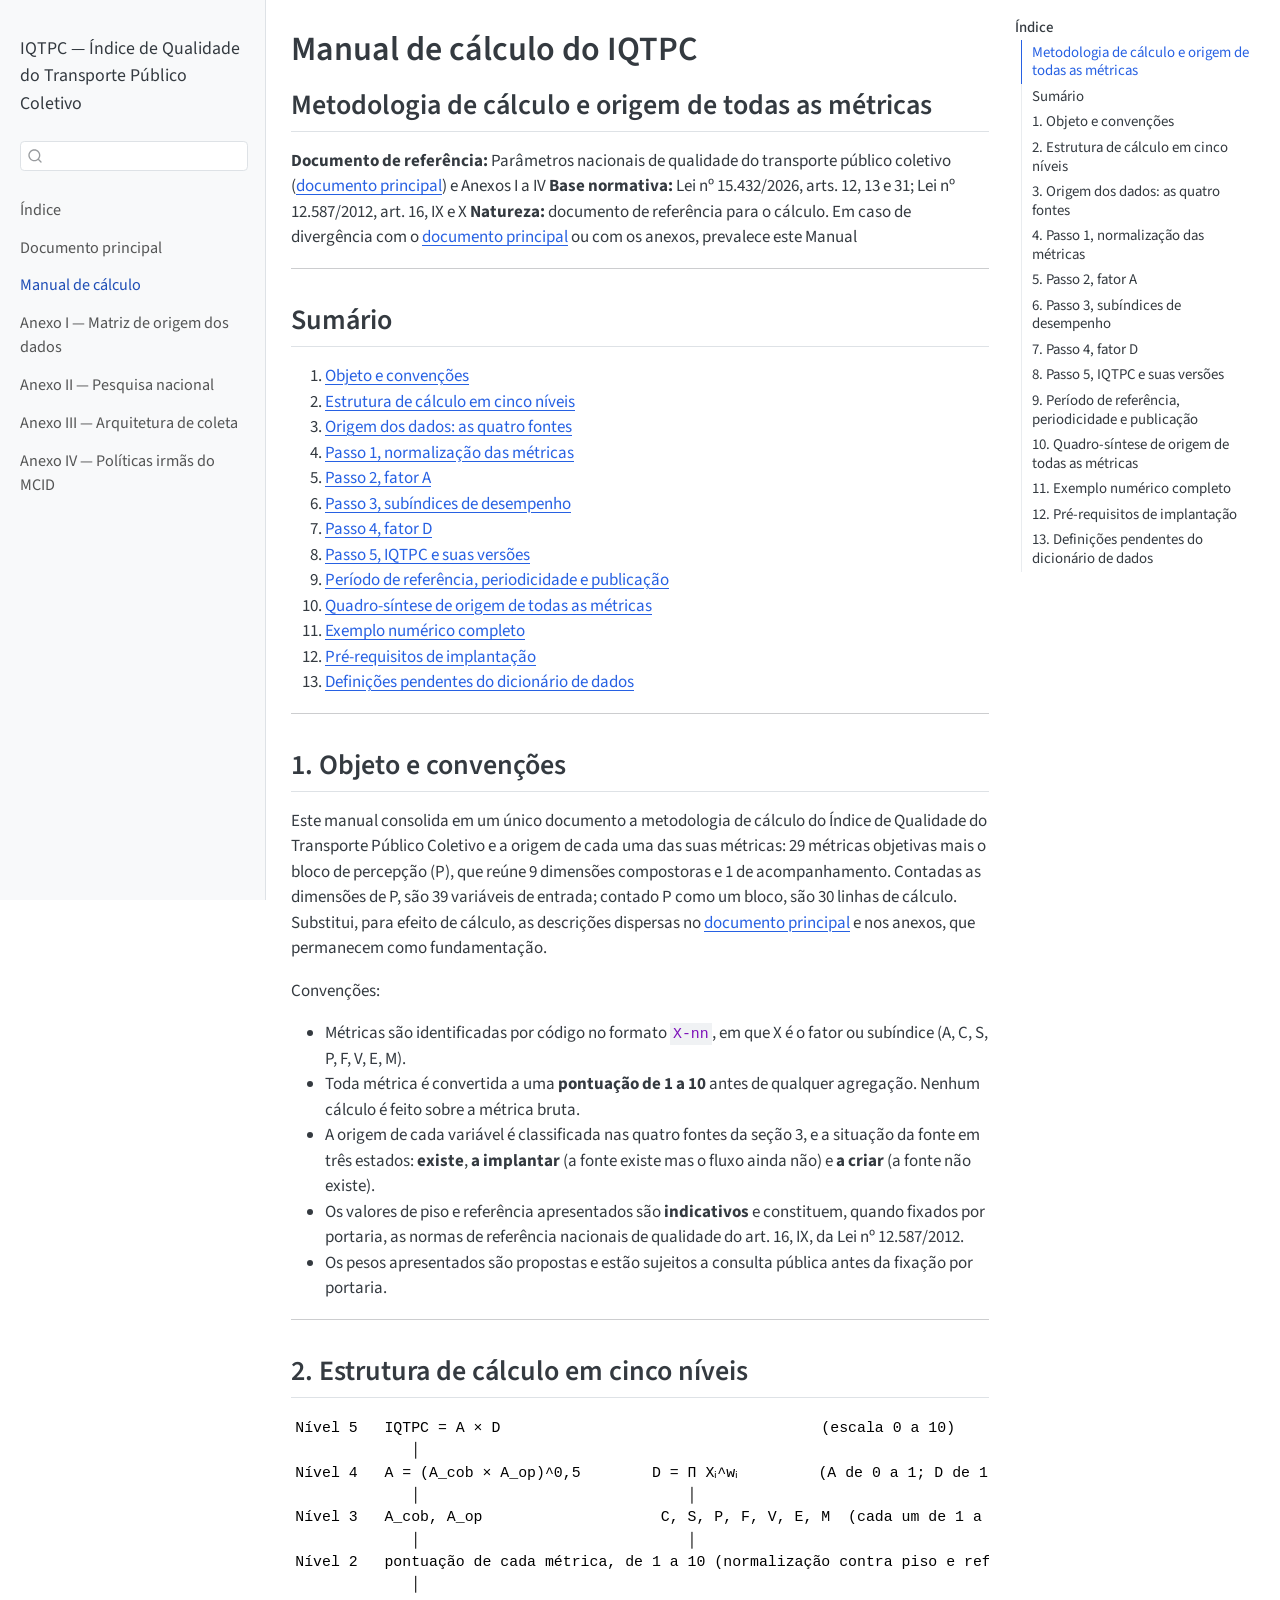
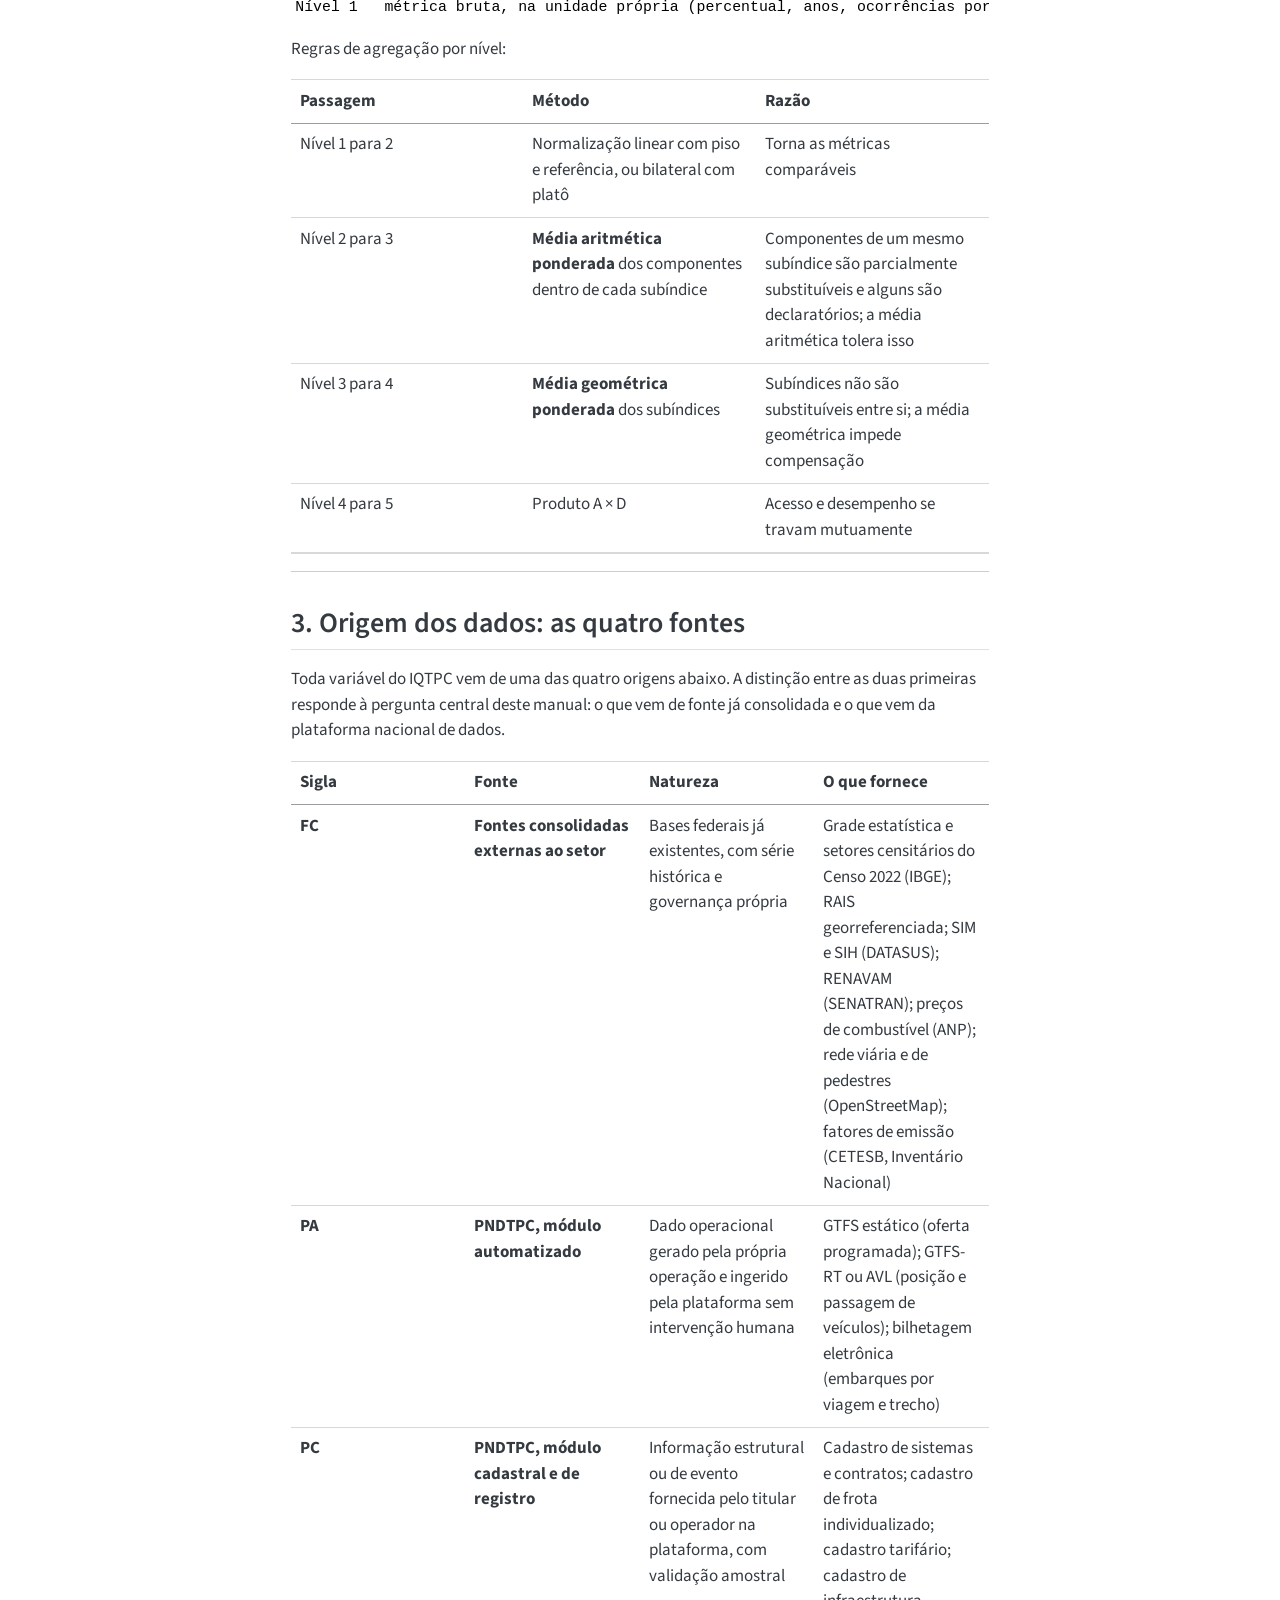
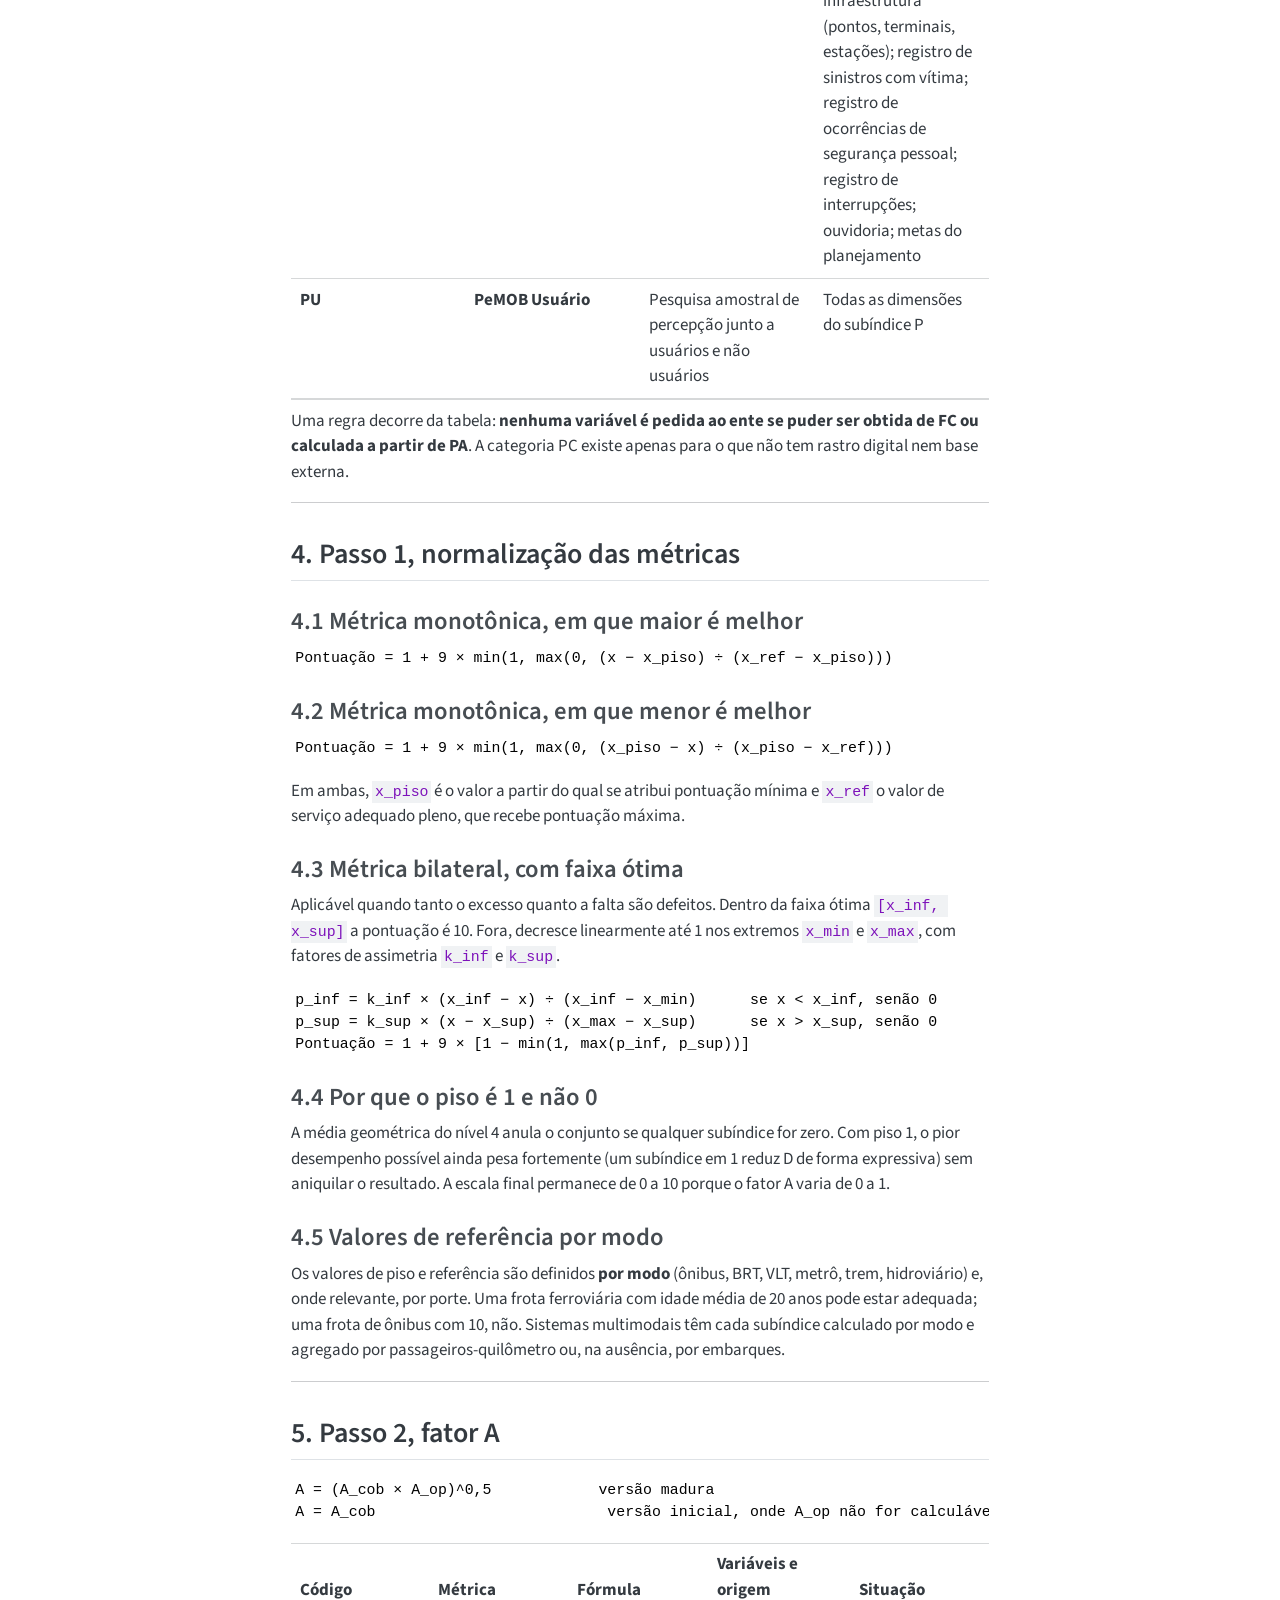
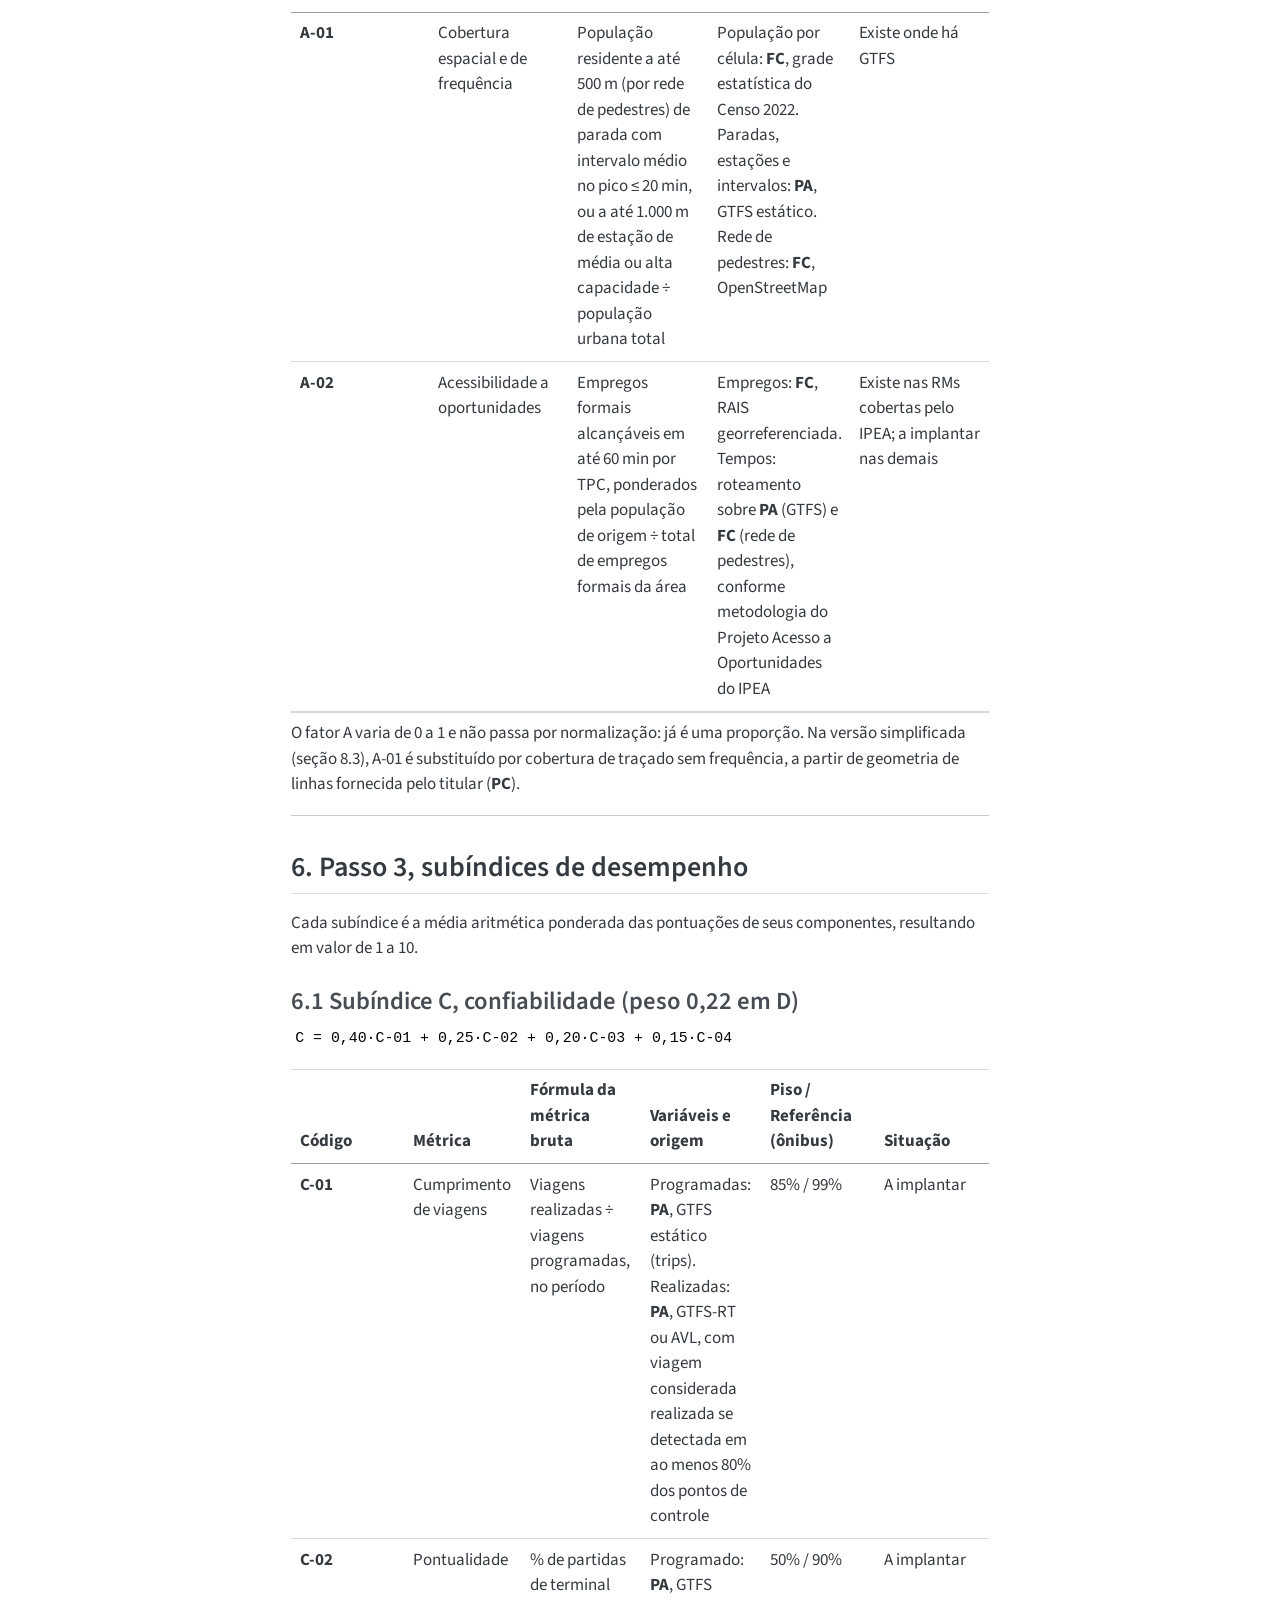
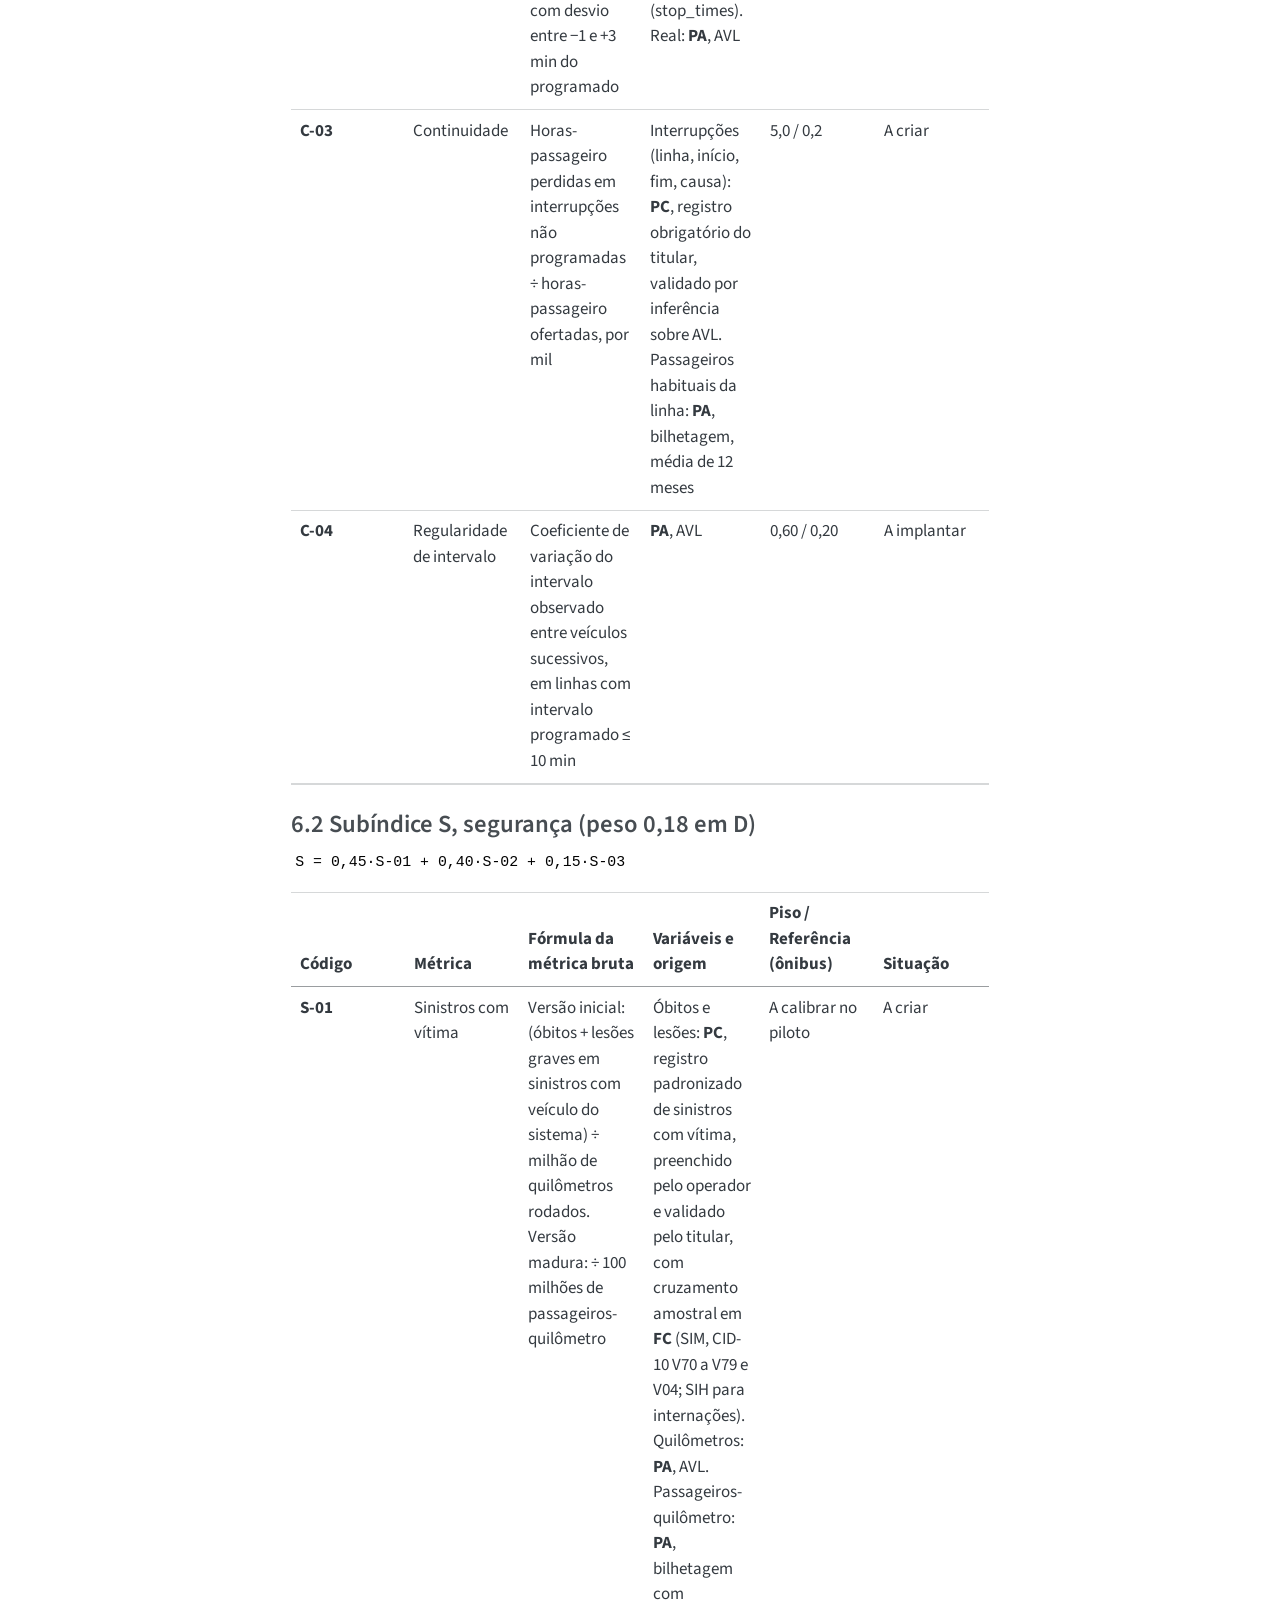
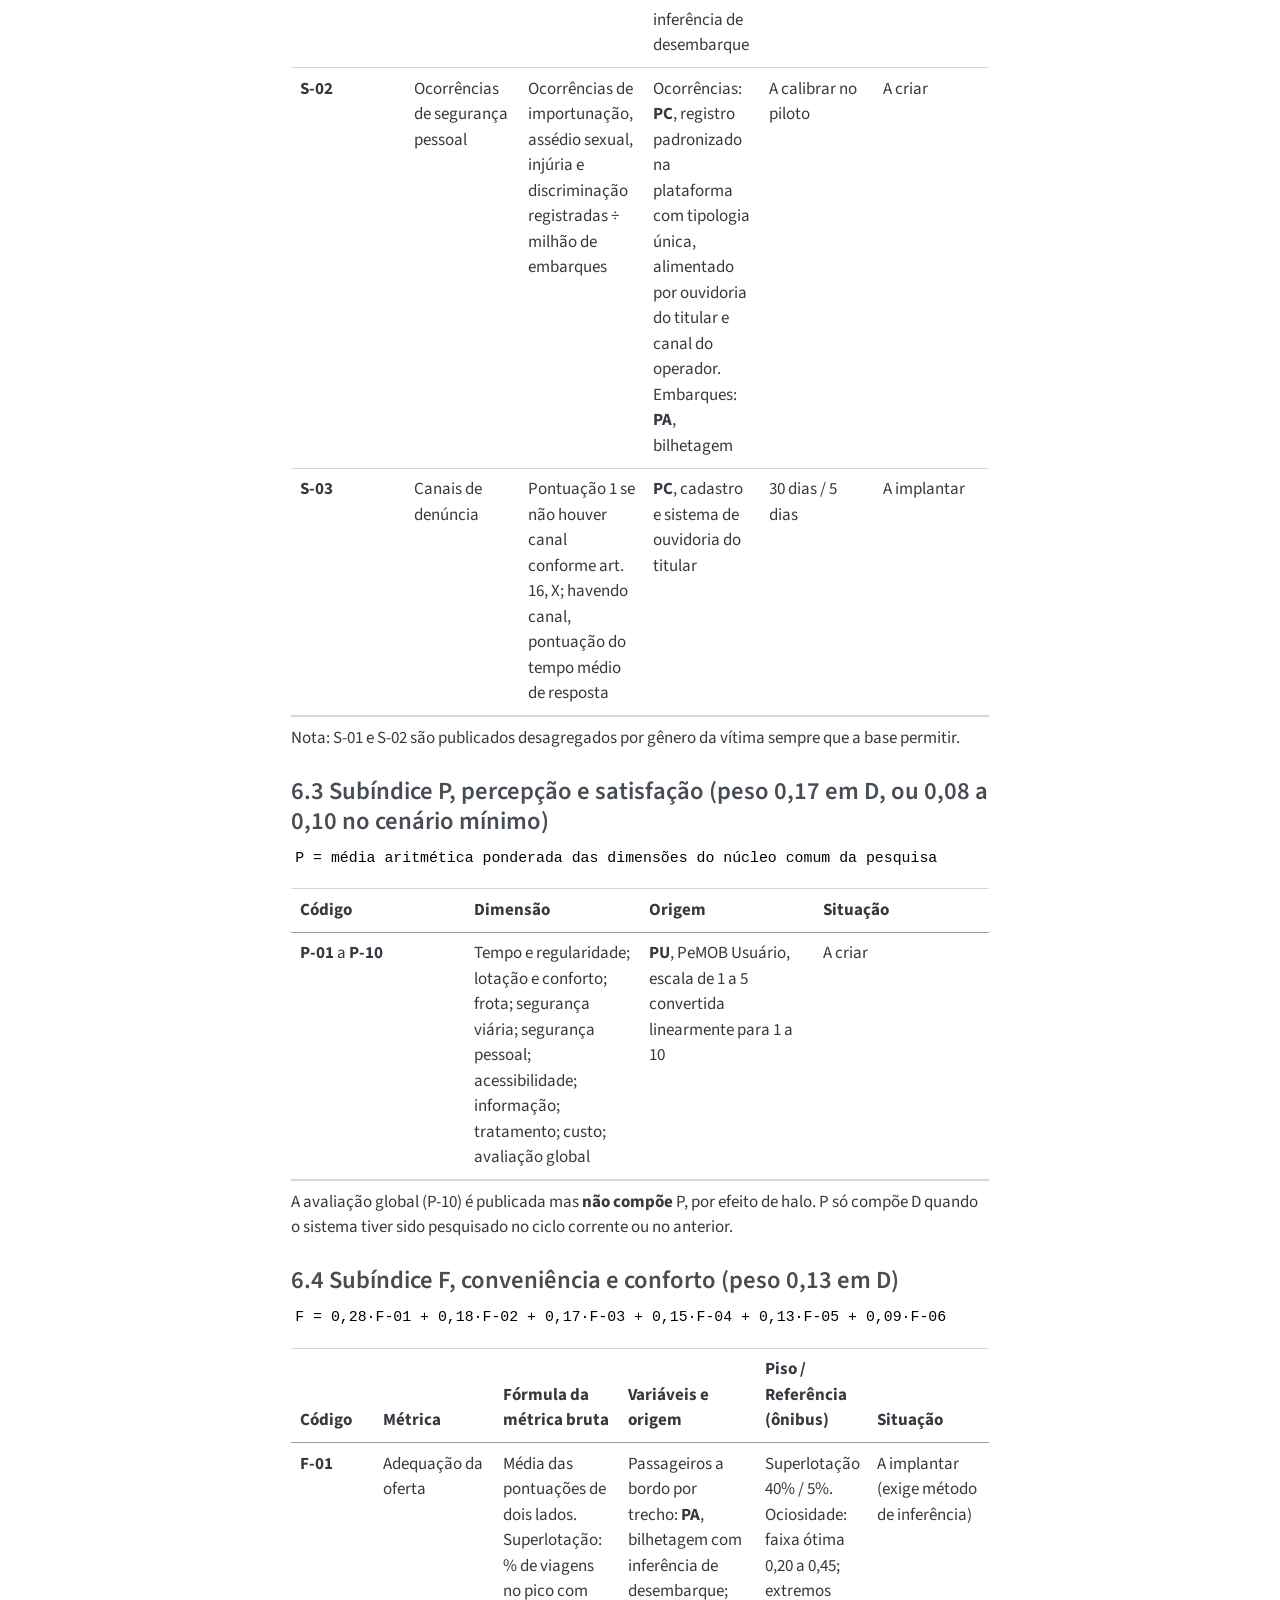
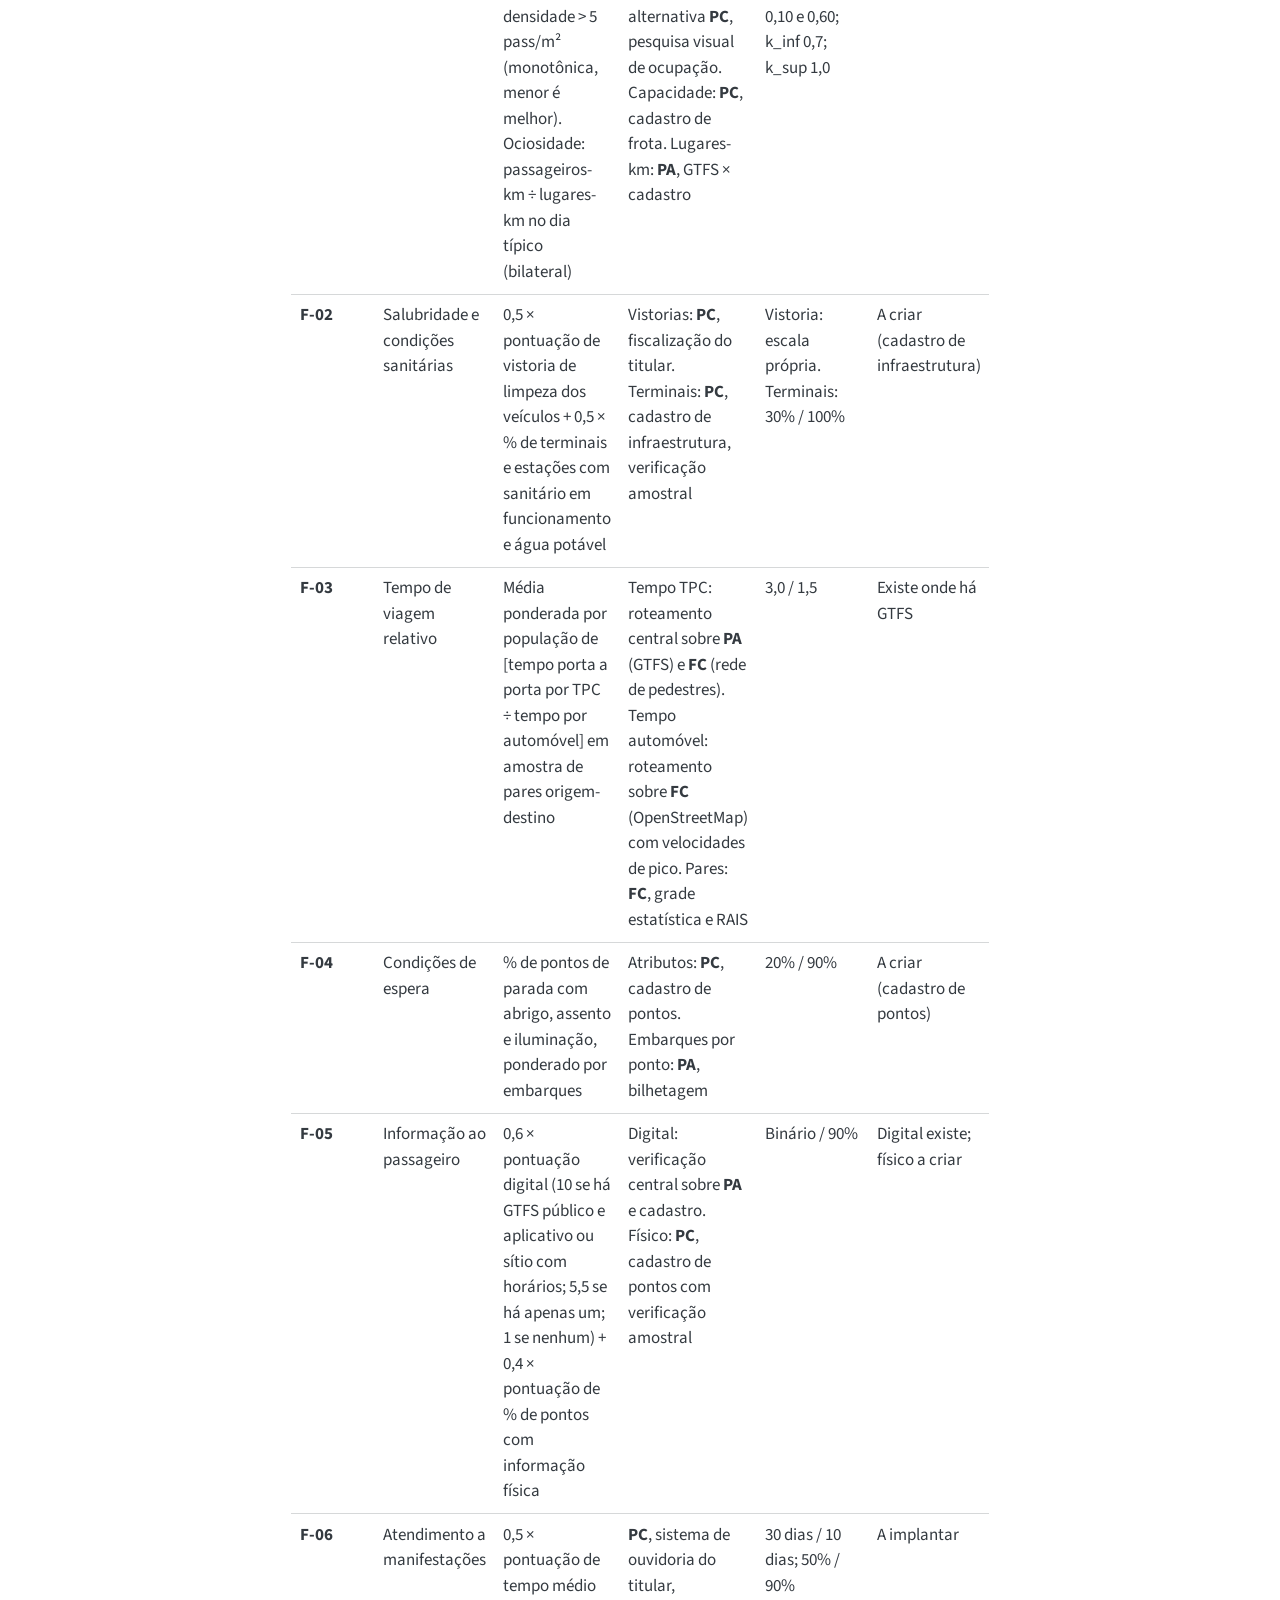
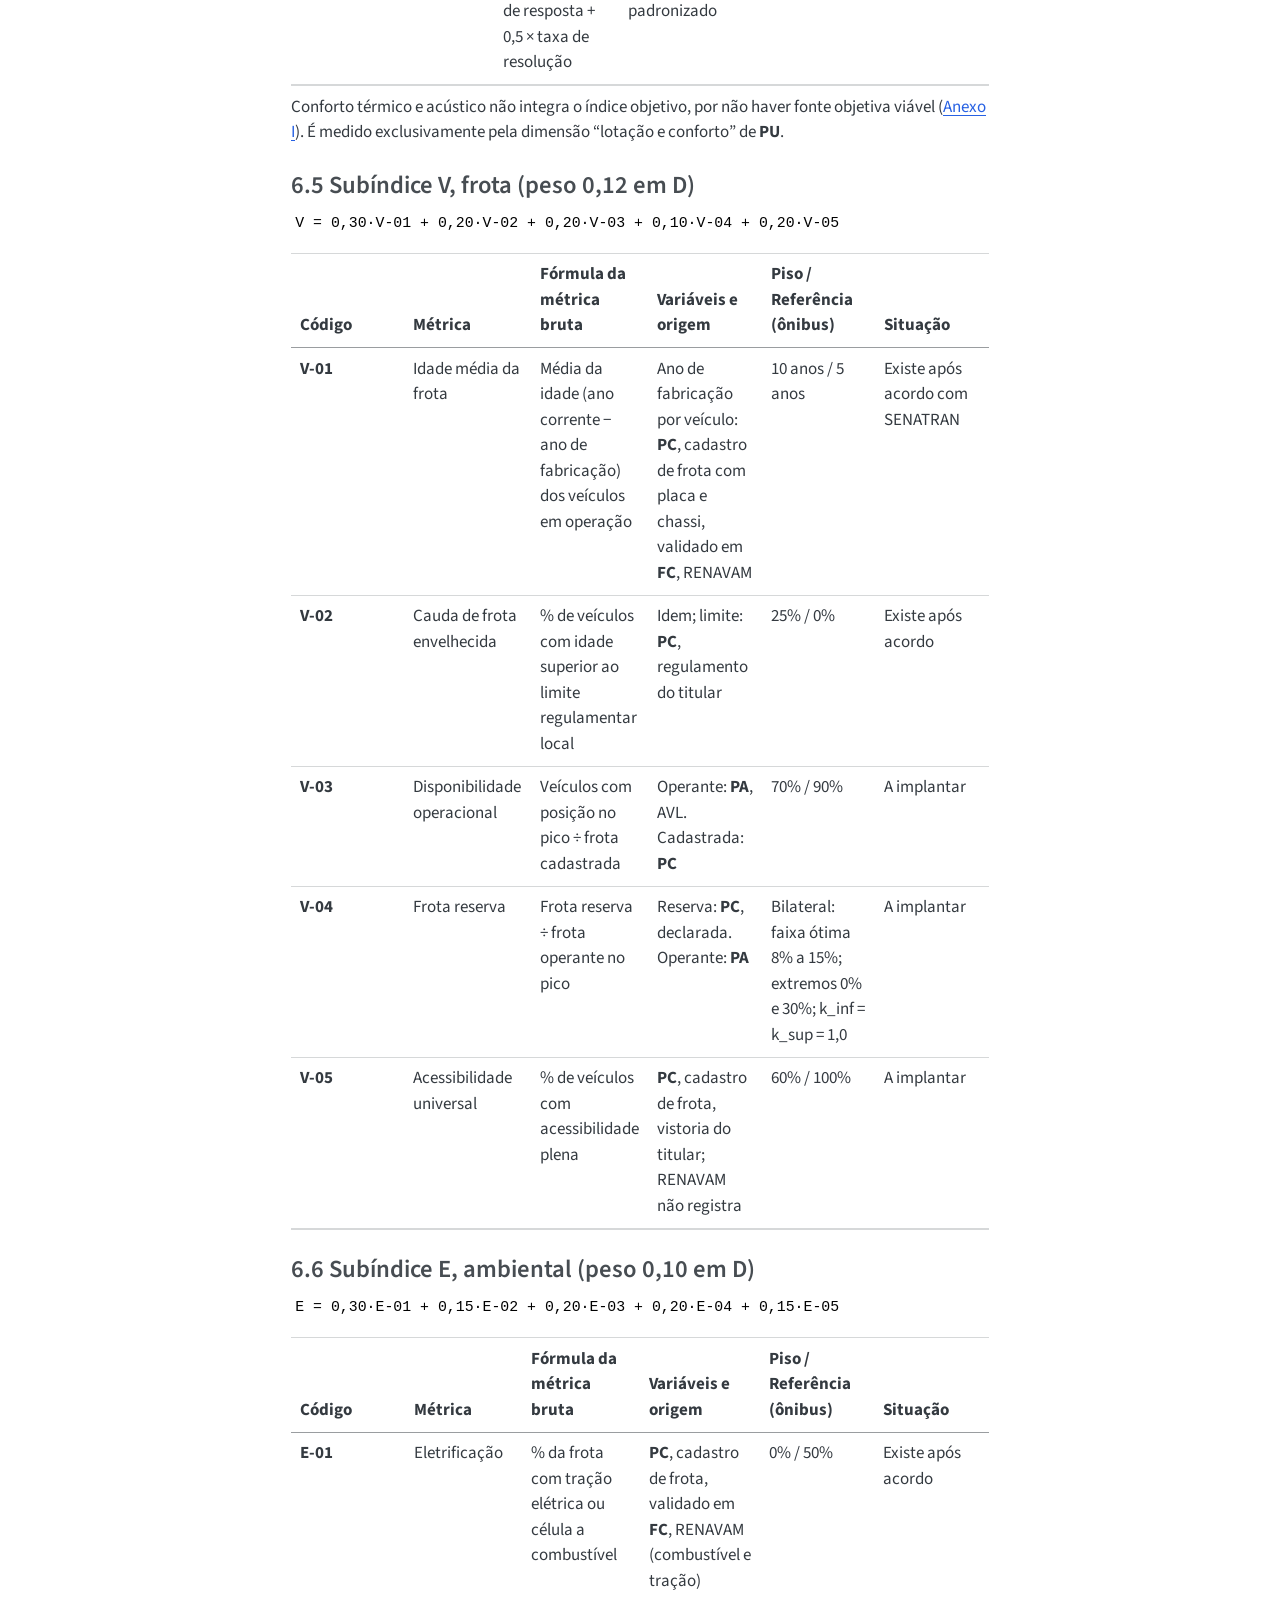
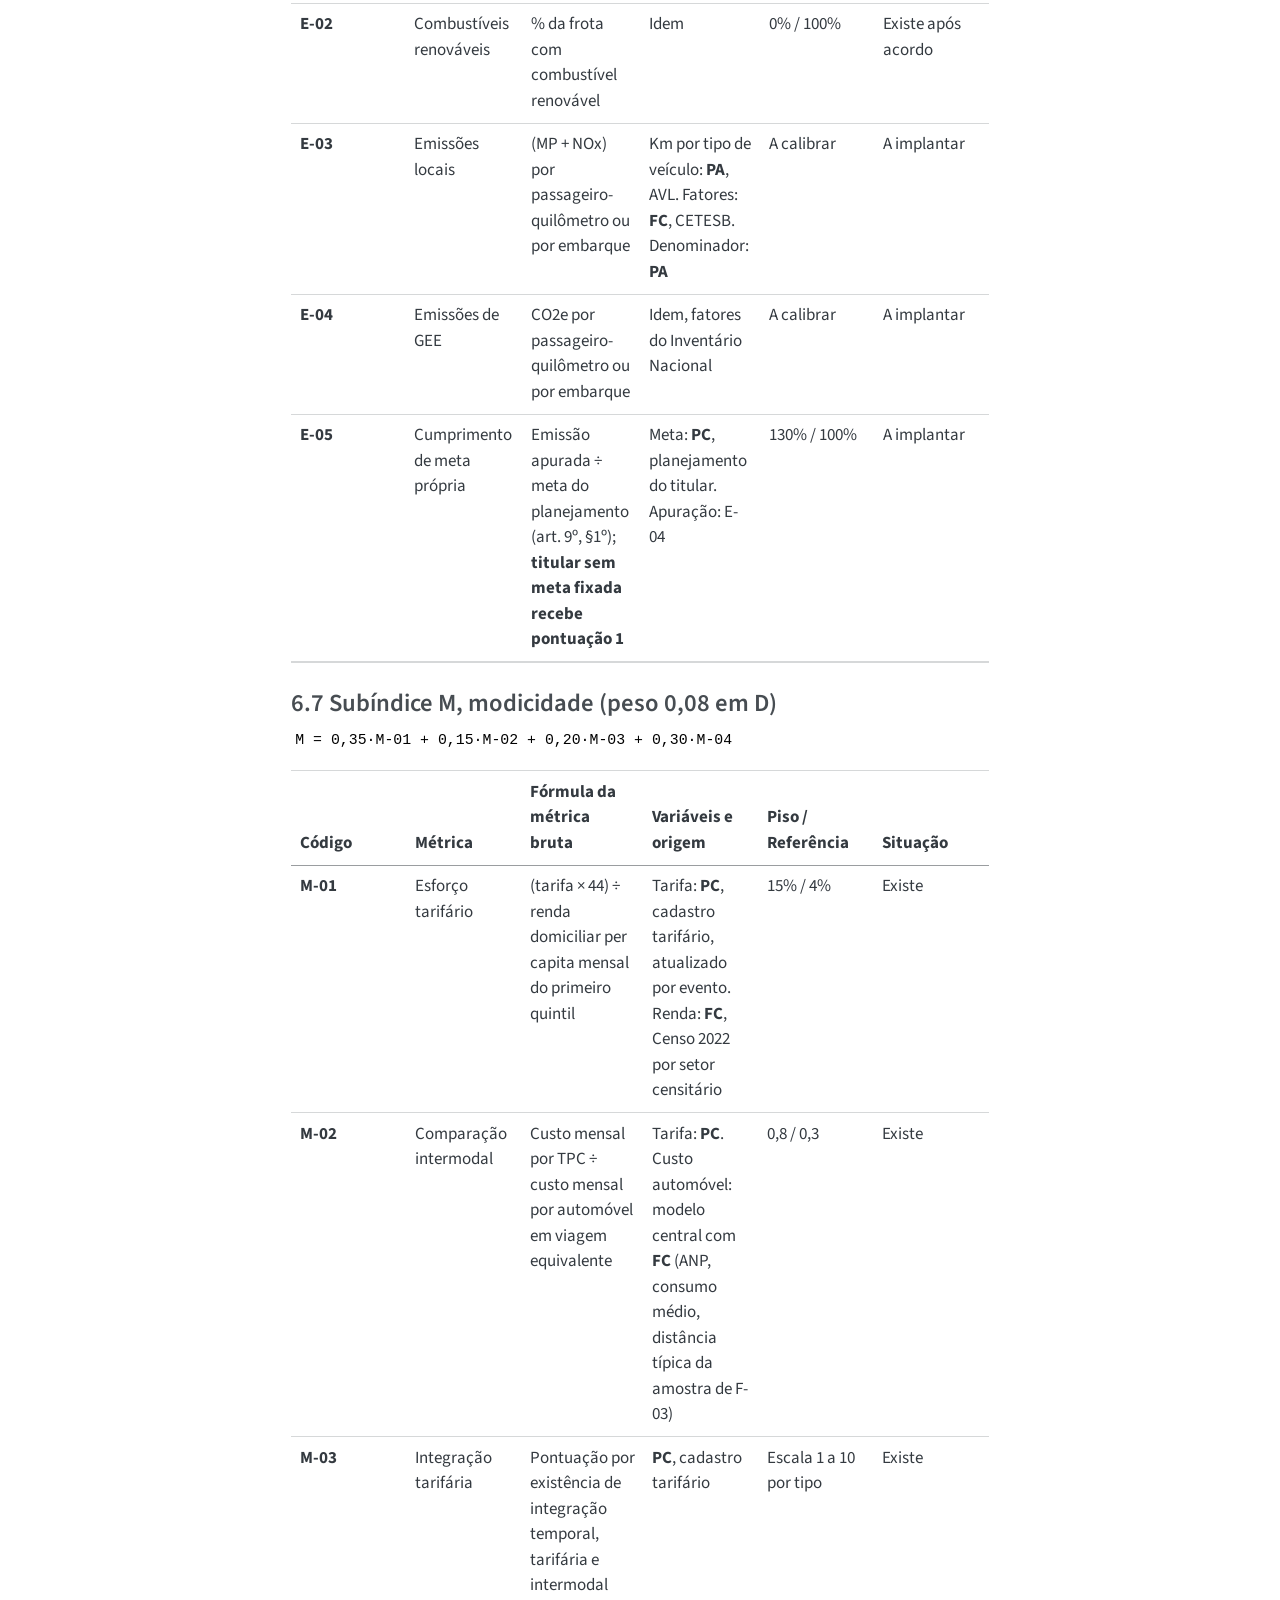
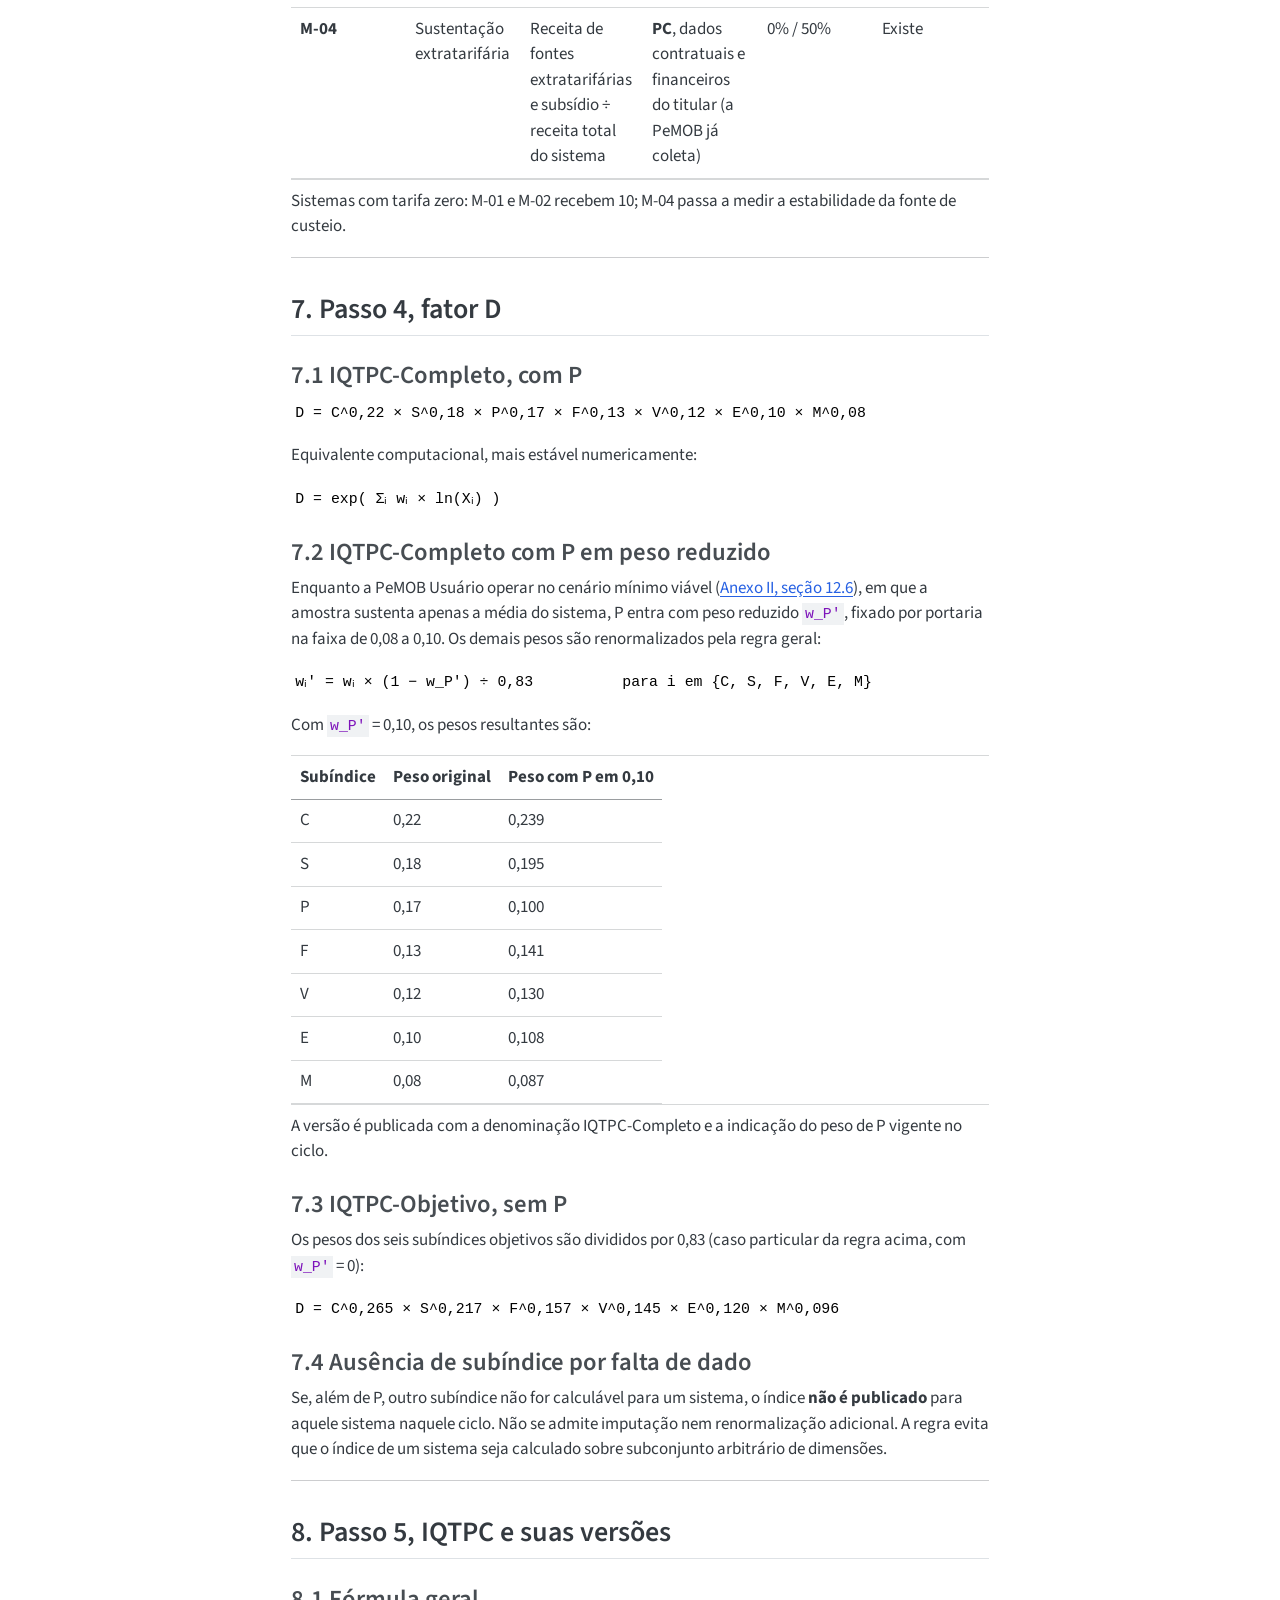
<file: IQTPC_Manual_de_calculo.html>
<!DOCTYPE html>
<html xmlns="http://www.w3.org/1999/xhtml" lang="pt-br" xml:lang="pt-br"><head>

<meta charset="utf-8">
<meta name="generator" content="quarto-1.10.18">

<meta name="viewport" content="width=device-width, initial-scale=1.0, user-scalable=yes">


<title>Manual de cálculo do IQTPC – IQTPC — Índice de Qualidade do Transporte Público Coletivo</title>
<style>
/* Default styles provided by pandoc.
** See https://pandoc.org/MANUAL.html#variables-for-html for config info.
*/
span.smallcaps{font-variant: small-caps;}
div.columns{display: flex; gap: 1.5em;}
div.column{flex: auto;}
@media screen {
div.columns{gap: min(4vw, 1.5em);}
div.column{overflow-x: auto;}
}
div.hanging-indent{margin-left: 1.5em; text-indent: -1.5em;}
ul.task-list{list-style: none;}
ul.task-list li input[type="checkbox"] {
  width: 0.8em;
  margin: 0 0.8em 0.2em -1em; /* quarto-specific, see https://github.com/quarto-dev/quarto-cli/issues/4556 */ 
  vertical-align: middle;
}
</style>


<script src="site_libs/quarto-nav/quarto-nav.js"></script>
<script src="site_libs/quarto-nav/headroom.min.js"></script>
<script src="site_libs/clipboard/clipboard.min.js"></script>
<script src="site_libs/quarto-search/autocomplete.umd.js"></script>
<script src="site_libs/quarto-search/fuse.min.js"></script>
<script src="site_libs/quarto-search/quarto-search.js"></script>
<meta name="quarto:offset" content="./">
<link href="./IQTPC_Anexo_I_matriz_origem_dados.html" rel="next">
<link href="./IQTPC_parametros_qualidade_transporte_publico.html" rel="prev">
<script src="site_libs/quarto-html/quarto.js" type="module"></script>
<script src="site_libs/quarto-html/tabsets/tabsets.js" type="module"></script>
<script src="site_libs/quarto-html/popper.min.js"></script>
<script src="site_libs/quarto-html/tippy.umd.min.js"></script>
<script src="site_libs/quarto-html/anchor.min.js"></script>
<link href="site_libs/quarto-html/tippy.css" rel="stylesheet">
<link href="site_libs/quarto-html/quarto-syntax-highlighting-64a204ab8560d761af7679ceaba22944.css" rel="stylesheet" id="quarto-text-highlighting-styles">
<script src="site_libs/bootstrap/bootstrap.min.js"></script>
<link href="site_libs/bootstrap/bootstrap-icons.css" rel="stylesheet">
<link href="site_libs/bootstrap/bootstrap-3d0bd47461f99955ab7d9992b8f70444.min.css" rel="stylesheet" append-hash="true" id="quarto-bootstrap" data-mode="light">
<script id="quarto-search-options" type="application/json">{
  "location": "sidebar",
  "copy-button": false,
  "collapse-after": 3,
  "panel-placement": "start",
  "type": "textbox",
  "limit": 50,
  "keyboard-shortcut": [
    "f",
    "/",
    "s"
  ],
  "show-item-context": false,
  "language": {
    "search-no-results-text": "Nenhum resultado",
    "search-matching-documents-text": "documentos correspondentes",
    "search-copy-link-title": "Copiar link para a busca",
    "search-hide-matches-text": "Esconder correspondências adicionais",
    "search-more-match-text": "mais correspondência neste documento",
    "search-more-matches-text": "mais correspondências neste documento",
    "search-clear-button-title": "Limpar",
    "search-text-placeholder": "",
    "search-detached-cancel-button-title": "Cancelar",
    "search-submit-button-title": "Enviar",
    "search-label": "Procurar"
  }
}</script>


</head>

<body class="nav-sidebar docked quarto-light">

<div id="quarto-search-results"></div>
  <header id="quarto-header" class="headroom fixed-top">
  <nav class="quarto-secondary-nav">
    <div class="container-fluid d-flex">
      <button type="button" class="quarto-btn-toggle btn" data-bs-toggle="collapse" role="button" data-bs-target=".quarto-sidebar-collapse-item" aria-controls="quarto-sidebar" aria-expanded="false" aria-label="Alternar barra lateral" onclick="if (window.quartoToggleHeadroom) { window.quartoToggleHeadroom(); }">
        <i class="bi bi-layout-text-sidebar-reverse"></i>
      </button>
        <nav class="quarto-page-breadcrumbs" aria-label="breadcrumb"><ol class="breadcrumb"><li class="breadcrumb-item"><a href="./IQTPC_Manual_de_calculo.html"><span class="chapter-title">Manual de cálculo</span></a></li></ol></nav>
        <a class="flex-grow-1" role="navigation" data-bs-toggle="collapse" data-bs-target=".quarto-sidebar-collapse-item" aria-controls="quarto-sidebar" aria-expanded="false" aria-label="Alternar barra lateral" onclick="if (window.quartoToggleHeadroom) { window.quartoToggleHeadroom(); }">      
        </a>
      <button type="button" class="btn quarto-search-button" aria-label="Procurar" onclick="window.quartoOpenSearch();">
        <i class="bi bi-search"></i>
      </button>
    </div>
  </nav>
</header>
<!-- content -->
<div id="quarto-content" class="quarto-container page-columns page-rows-contents page-layout-article">
<!-- sidebar -->
  <nav id="quarto-sidebar" class="sidebar collapse collapse-horizontal quarto-sidebar-collapse-item sidebar-navigation docked overflow-auto">
    <div class="pt-lg-2 mt-2 text-left sidebar-header">
    <div class="sidebar-title mb-0 py-0">
      <a href="./">IQTPC — Índice de Qualidade do Transporte Público Coletivo</a> 
    </div>
      </div>
        <div class="mt-2 flex-shrink-0 align-items-center">
        <div class="sidebar-search">
        <div id="quarto-search" class="" title="Procurar"></div>
        </div>
        </div>
    <div class="sidebar-menu-container"> 
    <ul class="list-unstyled mt-1">
        <li class="sidebar-item">
  <div class="sidebar-item-container"> 
  <a href="./index.html" class="sidebar-item-text sidebar-link"><span class="chapter-title">Índice</span></a>
  </div>
</li>
        <li class="sidebar-item">
  <div class="sidebar-item-container"> 
  <a href="./IQTPC_parametros_qualidade_transporte_publico.html" class="sidebar-item-text sidebar-link"><span class="chapter-title">Documento principal</span></a>
  </div>
</li>
        <li class="sidebar-item">
  <div class="sidebar-item-container"> 
  <a href="./IQTPC_Manual_de_calculo.html" class="sidebar-item-text sidebar-link active"><span class="chapter-title">Manual de cálculo</span></a>
  </div>
</li>
        <li class="sidebar-item">
  <div class="sidebar-item-container"> 
  <a href="./IQTPC_Anexo_I_matriz_origem_dados.html" class="sidebar-item-text sidebar-link"><span class="chapter-title">Anexo I — Matriz de origem dos dados</span></a>
  </div>
</li>
        <li class="sidebar-item">
  <div class="sidebar-item-container"> 
  <a href="./IQTPC_Anexo_II_pesquisa_nacional.html" class="sidebar-item-text sidebar-link"><span class="chapter-title">Anexo II — Pesquisa nacional</span></a>
  </div>
</li>
        <li class="sidebar-item">
  <div class="sidebar-item-container"> 
  <a href="./IQTPC_Anexo_III_arquitetura_coleta_pemob.html" class="sidebar-item-text sidebar-link"><span class="chapter-title">Anexo III — Arquitetura de coleta</span></a>
  </div>
</li>
        <li class="sidebar-item">
  <div class="sidebar-item-container"> 
  <a href="./IQTPC_Anexo_IV_aproveitamento_politicas_MCID.html" class="sidebar-item-text sidebar-link"><span class="chapter-title">Anexo IV — Políticas irmãs do MCID</span></a>
  </div>
</li>
    </ul>
    </div>
</nav>
<div id="quarto-sidebar-glass" class="quarto-sidebar-collapse-item" data-bs-toggle="collapse" data-bs-target=".quarto-sidebar-collapse-item"></div>
<!-- margin-sidebar -->
    <div id="quarto-margin-sidebar" class="sidebar margin-sidebar">
        <nav id="TOC" role="doc-toc" class="toc-active">
    <h2 id="toc-title">Índice</h2>
   
  <ul>
  <li><a href="#metodologia-de-cálculo-e-origem-de-todas-as-métricas" id="toc-metodologia-de-cálculo-e-origem-de-todas-as-métricas" class="nav-link active" data-scroll-target="#metodologia-de-cálculo-e-origem-de-todas-as-métricas">Metodologia de cálculo e origem de todas as métricas</a></li>
  <li><a href="#sumário" id="toc-sumário" class="nav-link" data-scroll-target="#sumário">Sumário</a></li>
  <li><a href="#objeto-e-convenções" id="toc-objeto-e-convenções" class="nav-link" data-scroll-target="#objeto-e-convenções">1. Objeto e convenções</a></li>
  <li><a href="#estrutura-de-cálculo-em-cinco-níveis" id="toc-estrutura-de-cálculo-em-cinco-níveis" class="nav-link" data-scroll-target="#estrutura-de-cálculo-em-cinco-níveis">2. Estrutura de cálculo em cinco níveis</a></li>
  <li><a href="#origem-dos-dados-as-quatro-fontes" id="toc-origem-dos-dados-as-quatro-fontes" class="nav-link" data-scroll-target="#origem-dos-dados-as-quatro-fontes">3. Origem dos dados: as quatro fontes</a></li>
  <li><a href="#passo-1-normalização-das-métricas" id="toc-passo-1-normalização-das-métricas" class="nav-link" data-scroll-target="#passo-1-normalização-das-métricas">4. Passo 1, normalização das métricas</a>
  <ul>
  <li><a href="#métrica-monotônica-em-que-maior-é-melhor" id="toc-métrica-monotônica-em-que-maior-é-melhor" class="nav-link" data-scroll-target="#métrica-monotônica-em-que-maior-é-melhor">4.1 Métrica monotônica, em que maior é melhor</a></li>
  <li><a href="#métrica-monotônica-em-que-menor-é-melhor" id="toc-métrica-monotônica-em-que-menor-é-melhor" class="nav-link" data-scroll-target="#métrica-monotônica-em-que-menor-é-melhor">4.2 Métrica monotônica, em que menor é melhor</a></li>
  <li><a href="#métrica-bilateral-com-faixa-ótima" id="toc-métrica-bilateral-com-faixa-ótima" class="nav-link" data-scroll-target="#métrica-bilateral-com-faixa-ótima">4.3 Métrica bilateral, com faixa ótima</a></li>
  <li><a href="#por-que-o-piso-é-1-e-não-0" id="toc-por-que-o-piso-é-1-e-não-0" class="nav-link" data-scroll-target="#por-que-o-piso-é-1-e-não-0">4.4 Por que o piso é 1 e não 0</a></li>
  <li><a href="#valores-de-referência-por-modo" id="toc-valores-de-referência-por-modo" class="nav-link" data-scroll-target="#valores-de-referência-por-modo">4.5 Valores de referência por modo</a></li>
  </ul></li>
  <li><a href="#passo-2-fator-a" id="toc-passo-2-fator-a" class="nav-link" data-scroll-target="#passo-2-fator-a">5. Passo 2, fator A</a></li>
  <li><a href="#passo-3-subíndices-de-desempenho" id="toc-passo-3-subíndices-de-desempenho" class="nav-link" data-scroll-target="#passo-3-subíndices-de-desempenho">6. Passo 3, subíndices de desempenho</a>
  <ul>
  <li><a href="#subíndice-c-confiabilidade-peso-022-em-d" id="toc-subíndice-c-confiabilidade-peso-022-em-d" class="nav-link" data-scroll-target="#subíndice-c-confiabilidade-peso-022-em-d">6.1 Subíndice C, confiabilidade (peso 0,22 em D)</a></li>
  <li><a href="#subíndice-s-segurança-peso-018-em-d" id="toc-subíndice-s-segurança-peso-018-em-d" class="nav-link" data-scroll-target="#subíndice-s-segurança-peso-018-em-d">6.2 Subíndice S, segurança (peso 0,18 em D)</a></li>
  <li><a href="#subíndice-p-percepção-e-satisfação-peso-017-em-d-ou-008-a-010-no-cenário-mínimo" id="toc-subíndice-p-percepção-e-satisfação-peso-017-em-d-ou-008-a-010-no-cenário-mínimo" class="nav-link" data-scroll-target="#subíndice-p-percepção-e-satisfação-peso-017-em-d-ou-008-a-010-no-cenário-mínimo">6.3 Subíndice P, percepção e satisfação (peso 0,17 em D, ou 0,08 a 0,10 no cenário mínimo)</a></li>
  <li><a href="#subíndice-f-conveniência-e-conforto-peso-013-em-d" id="toc-subíndice-f-conveniência-e-conforto-peso-013-em-d" class="nav-link" data-scroll-target="#subíndice-f-conveniência-e-conforto-peso-013-em-d">6.4 Subíndice F, conveniência e conforto (peso 0,13 em D)</a></li>
  <li><a href="#subíndice-v-frota-peso-012-em-d" id="toc-subíndice-v-frota-peso-012-em-d" class="nav-link" data-scroll-target="#subíndice-v-frota-peso-012-em-d">6.5 Subíndice V, frota (peso 0,12 em D)</a></li>
  <li><a href="#subíndice-e-ambiental-peso-010-em-d" id="toc-subíndice-e-ambiental-peso-010-em-d" class="nav-link" data-scroll-target="#subíndice-e-ambiental-peso-010-em-d">6.6 Subíndice E, ambiental (peso 0,10 em D)</a></li>
  <li><a href="#subíndice-m-modicidade-peso-008-em-d" id="toc-subíndice-m-modicidade-peso-008-em-d" class="nav-link" data-scroll-target="#subíndice-m-modicidade-peso-008-em-d">6.7 Subíndice M, modicidade (peso 0,08 em D)</a></li>
  </ul></li>
  <li><a href="#passo-4-fator-d" id="toc-passo-4-fator-d" class="nav-link" data-scroll-target="#passo-4-fator-d">7. Passo 4, fator D</a>
  <ul>
  <li><a href="#iqtpc-completo-com-p" id="toc-iqtpc-completo-com-p" class="nav-link" data-scroll-target="#iqtpc-completo-com-p">7.1 IQTPC-Completo, com P</a></li>
  <li><a href="#iqtpc-completo-com-p-em-peso-reduzido" id="toc-iqtpc-completo-com-p-em-peso-reduzido" class="nav-link" data-scroll-target="#iqtpc-completo-com-p-em-peso-reduzido">7.2 IQTPC-Completo com P em peso reduzido</a></li>
  <li><a href="#iqtpc-objetivo-sem-p" id="toc-iqtpc-objetivo-sem-p" class="nav-link" data-scroll-target="#iqtpc-objetivo-sem-p">7.3 IQTPC-Objetivo, sem P</a></li>
  <li><a href="#ausência-de-subíndice-por-falta-de-dado" id="toc-ausência-de-subíndice-por-falta-de-dado" class="nav-link" data-scroll-target="#ausência-de-subíndice-por-falta-de-dado">7.4 Ausência de subíndice por falta de dado</a></li>
  </ul></li>
  <li><a href="#passo-5-iqtpc-e-suas-versões" id="toc-passo-5-iqtpc-e-suas-versões" class="nav-link" data-scroll-target="#passo-5-iqtpc-e-suas-versões">8. Passo 5, IQTPC e suas versões</a>
  <ul>
  <li><a href="#fórmula-geral" id="toc-fórmula-geral" class="nav-link" data-scroll-target="#fórmula-geral">8.1 Fórmula geral</a></li>
  <li><a href="#versões-e-denominações" id="toc-versões-e-denominações" class="nav-link" data-scroll-target="#versões-e-denominações">8.2 Versões e denominações</a></li>
  <li><a href="#iqtpc-simplificado" id="toc-iqtpc-simplificado" class="nav-link" data-scroll-target="#iqtpc-simplificado">8.3 IQTPC-Simplificado</a></li>
  <li><a href="#indicadores-satélites-publicados-junto-ao-índice" id="toc-indicadores-satélites-publicados-junto-ao-índice" class="nav-link" data-scroll-target="#indicadores-satélites-publicados-junto-ao-índice">8.4 Indicadores satélites, publicados junto ao índice</a></li>
  </ul></li>
  <li><a href="#período-de-referência-periodicidade-e-publicação" id="toc-período-de-referência-periodicidade-e-publicação" class="nav-link" data-scroll-target="#período-de-referência-periodicidade-e-publicação">9. Período de referência, periodicidade e publicação</a></li>
  <li><a href="#quadro-síntese-de-origem-de-todas-as-métricas" id="toc-quadro-síntese-de-origem-de-todas-as-métricas" class="nav-link" data-scroll-target="#quadro-síntese-de-origem-de-todas-as-métricas">10. Quadro-síntese de origem de todas as métricas</a></li>
  <li><a href="#exemplo-numérico-completo" id="toc-exemplo-numérico-completo" class="nav-link" data-scroll-target="#exemplo-numérico-completo">11. Exemplo numérico completo</a>
  <ul>
  <li><a href="#normalização-de-quatro-métricas-para-ilustrar-o-passo-1" id="toc-normalização-de-quatro-métricas-para-ilustrar-o-passo-1" class="nav-link" data-scroll-target="#normalização-de-quatro-métricas-para-ilustrar-o-passo-1">11.1 Normalização de quatro métricas, para ilustrar o passo 1</a></li>
  <li><a href="#subíndices-passo-3" id="toc-subíndices-passo-3" class="nav-link" data-scroll-target="#subíndices-passo-3">11.2 Subíndices, passo 3</a></li>
  <li><a href="#fator-d-passo-4-versão-objetivo" id="toc-fator-d-passo-4-versão-objetivo" class="nav-link" data-scroll-target="#fator-d-passo-4-versão-objetivo">11.3 Fator D, passo 4, versão Objetivo</a></li>
  <li><a href="#fator-a-passo-2" id="toc-fator-a-passo-2" class="nav-link" data-scroll-target="#fator-a-passo-2">11.4 Fator A, passo 2</a></li>
  <li><a href="#iqtpc-passo-5" id="toc-iqtpc-passo-5" class="nav-link" data-scroll-target="#iqtpc-passo-5">11.5 IQTPC, passo 5</a></li>
  <li><a href="#o-mesmo-sistema-na-versão-simplificada-para-comparação" id="toc-o-mesmo-sistema-na-versão-simplificada-para-comparação" class="nav-link" data-scroll-target="#o-mesmo-sistema-na-versão-simplificada-para-comparação">11.6 O mesmo sistema na versão simplificada, para comparação</a></li>
  </ul></li>
  <li><a href="#pré-requisitos-de-implantação" id="toc-pré-requisitos-de-implantação" class="nav-link" data-scroll-target="#pré-requisitos-de-implantação">12. Pré-requisitos de implantação</a></li>
  <li><a href="#definições-pendentes-do-dicionário-de-dados" id="toc-definições-pendentes-do-dicionário-de-dados" class="nav-link" data-scroll-target="#definições-pendentes-do-dicionário-de-dados">13. Definições pendentes do dicionário de dados</a></li>
  </ul>
</nav>
    </div>
<!-- main -->
<main class="content" id="quarto-document-content">

<header id="title-block-header" class="quarto-title-block default">
<div class="quarto-title">
<h1 class="title"><span class="chapter-title">Manual de cálculo do IQTPC</span></h1>
</div>



<div class="quarto-title-meta">

    
  
    
  </div>
  


</header>


<section id="metodologia-de-cálculo-e-origem-de-todas-as-métricas" class="level2">
<h2 class="anchored" data-anchor-id="metodologia-de-cálculo-e-origem-de-todas-as-métricas">Metodologia de cálculo e origem de todas as métricas</h2>
<p><strong>Documento de referência:</strong> Parâmetros nacionais de qualidade do transporte público coletivo (<a href="./IQTPC_parametros_qualidade_transporte_publico.html">documento principal</a>) e Anexos I a IV <strong>Base normativa:</strong> Lei nº 15.432/2026, arts. 12, 13 e 31; Lei nº 12.587/2012, art. 16, IX e X <strong>Natureza:</strong> documento de referência para o cálculo. Em caso de divergência com o <a href="./IQTPC_parametros_qualidade_transporte_publico.html">documento principal</a> ou com os anexos, prevalece este Manual</p>
<hr>
</section>
<section id="sumário" class="level2">
<h2 class="anchored" data-anchor-id="sumário">Sumário</h2>
<ol type="1">
<li><a href="#objeto-e-convenções">Objeto e convenções</a></li>
<li><a href="#estrutura-de-cálculo-em-cinco-níveis">Estrutura de cálculo em cinco níveis</a></li>
<li><a href="#origem-dos-dados-as-quatro-fontes">Origem dos dados: as quatro fontes</a></li>
<li><a href="#passo-1-normalização-das-métricas">Passo 1, normalização das métricas</a></li>
<li><a href="#passo-2-fator-a">Passo 2, fator A</a></li>
<li><a href="#passo-3-subíndices-de-desempenho">Passo 3, subíndices de desempenho</a></li>
<li><a href="#passo-4-fator-d">Passo 4, fator D</a></li>
<li><a href="#passo-5-iqtpc-e-suas-versões">Passo 5, IQTPC e suas versões</a></li>
<li><a href="#período-de-referência-periodicidade-e-publicação">Período de referência, periodicidade e publicação</a></li>
<li><a href="#quadro-síntese-de-origem-de-todas-as-métricas">Quadro-síntese de origem de todas as métricas</a></li>
<li><a href="#exemplo-numérico-completo">Exemplo numérico completo</a></li>
<li><a href="#pré-requisitos-de-implantação">Pré-requisitos de implantação</a></li>
<li><a href="#definições-pendentes-do-dicionário-de-dados">Definições pendentes do dicionário de dados</a></li>
</ol>
<hr>
</section>
<section id="objeto-e-convenções" class="level2">
<h2 class="anchored" data-anchor-id="objeto-e-convenções">1. Objeto e convenções</h2>
<p>Este manual consolida em um único documento a metodologia de cálculo do Índice de Qualidade do Transporte Público Coletivo e a origem de cada uma das suas métricas: 29 métricas objetivas mais o bloco de percepção (P), que reúne 9 dimensões compostoras e 1 de acompanhamento. Contadas as dimensões de P, são 39 variáveis de entrada; contado P como um bloco, são 30 linhas de cálculo. Substitui, para efeito de cálculo, as descrições dispersas no <a href="./IQTPC_parametros_qualidade_transporte_publico.html">documento principal</a> e nos anexos, que permanecem como fundamentação.</p>
<p>Convenções:</p>
<ul>
<li>Métricas são identificadas por código no formato <code>X-nn</code>, em que X é o fator ou subíndice (A, C, S, P, F, V, E, M).</li>
<li>Toda métrica é convertida a uma <strong>pontuação de 1 a 10</strong> antes de qualquer agregação. Nenhum cálculo é feito sobre a métrica bruta.</li>
<li>A origem de cada variável é classificada nas quatro fontes da seção 3, e a situação da fonte em três estados: <strong>existe</strong>, <strong>a implantar</strong> (a fonte existe mas o fluxo ainda não) e <strong>a criar</strong> (a fonte não existe).</li>
<li>Os valores de piso e referência apresentados são <strong>indicativos</strong> e constituem, quando fixados por portaria, as normas de referência nacionais de qualidade do art. 16, IX, da Lei nº 12.587/2012.</li>
<li>Os pesos apresentados são propostas e estão sujeitos a consulta pública antes da fixação por portaria.</li>
</ul>
<hr>
</section>
<section id="estrutura-de-cálculo-em-cinco-níveis" class="level2">
<h2 class="anchored" data-anchor-id="estrutura-de-cálculo-em-cinco-níveis">2. Estrutura de cálculo em cinco níveis</h2>
<pre><code>Nível 5   IQTPC = A × D                                    (escala 0 a 10)
             │
Nível 4   A = (A_cob × A_op)^0,5        D = Π Xᵢ^wᵢ         (A de 0 a 1; D de 1 a 10)
             │                              │
Nível 3   A_cob, A_op                    C, S, P, F, V, E, M  (cada um de 1 a 10)
             │                              │
Nível 2   pontuação de cada métrica, de 1 a 10 (normalização contra piso e referência)
             │
Nível 1   métrica bruta, na unidade própria (percentual, anos, ocorrências por milhão etc.)</code></pre>
<p>Regras de agregação por nível:</p>
<table class="caption-top table">
<colgroup>
<col style="width: 33%">
<col style="width: 33%">
<col style="width: 33%">
</colgroup>
<thead>
<tr class="header">
<th>Passagem</th>
<th>Método</th>
<th>Razão</th>
</tr>
</thead>
<tbody>
<tr class="odd">
<td>Nível 1 para 2</td>
<td>Normalização linear com piso e referência, ou bilateral com platô</td>
<td>Torna as métricas comparáveis</td>
</tr>
<tr class="even">
<td>Nível 2 para 3</td>
<td><strong>Média aritmética ponderada</strong> dos componentes dentro de cada subíndice</td>
<td>Componentes de um mesmo subíndice são parcialmente substituíveis e alguns são declaratórios; a média aritmética tolera isso</td>
</tr>
<tr class="odd">
<td>Nível 3 para 4</td>
<td><strong>Média geométrica ponderada</strong> dos subíndices</td>
<td>Subíndices não são substituíveis entre si; a média geométrica impede compensação</td>
</tr>
<tr class="even">
<td>Nível 4 para 5</td>
<td>Produto A × D</td>
<td>Acesso e desempenho se travam mutuamente</td>
</tr>
</tbody>
</table>
<hr>
</section>
<section id="origem-dos-dados-as-quatro-fontes" class="level2">
<h2 class="anchored" data-anchor-id="origem-dos-dados-as-quatro-fontes">3. Origem dos dados: as quatro fontes</h2>
<p>Toda variável do IQTPC vem de uma das quatro origens abaixo. A distinção entre as duas primeiras responde à pergunta central deste manual: o que vem de fonte já consolidada e o que vem da plataforma nacional de dados.</p>
<table class="caption-top table">
<colgroup>
<col style="width: 25%">
<col style="width: 25%">
<col style="width: 25%">
<col style="width: 25%">
</colgroup>
<thead>
<tr class="header">
<th>Sigla</th>
<th>Fonte</th>
<th>Natureza</th>
<th>O que fornece</th>
</tr>
</thead>
<tbody>
<tr class="odd">
<td><strong>FC</strong></td>
<td><strong>Fontes consolidadas externas ao setor</strong></td>
<td>Bases federais já existentes, com série histórica e governança própria</td>
<td>Grade estatística e setores censitários do Censo 2022 (IBGE); RAIS georreferenciada; SIM e SIH (DATASUS); RENAVAM (SENATRAN); preços de combustível (ANP); rede viária e de pedestres (OpenStreetMap); fatores de emissão (CETESB, Inventário Nacional)</td>
</tr>
<tr class="even">
<td><strong>PA</strong></td>
<td><strong>PNDTPC, módulo automatizado</strong></td>
<td>Dado operacional gerado pela própria operação e ingerido pela plataforma sem intervenção humana</td>
<td>GTFS estático (oferta programada); GTFS-RT ou AVL (posição e passagem de veículos); bilhetagem eletrônica (embarques por viagem e trecho)</td>
</tr>
<tr class="odd">
<td><strong>PC</strong></td>
<td><strong>PNDTPC, módulo cadastral e de registro</strong></td>
<td>Informação estrutural ou de evento fornecida pelo titular ou operador na plataforma, com validação amostral</td>
<td>Cadastro de sistemas e contratos; cadastro de frota individualizado; cadastro tarifário; cadastro de infraestrutura (pontos, terminais, estações); registro de sinistros com vítima; registro de ocorrências de segurança pessoal; registro de interrupções; ouvidoria; metas do planejamento</td>
</tr>
<tr class="even">
<td><strong>PU</strong></td>
<td><strong>PeMOB Usuário</strong></td>
<td>Pesquisa amostral de percepção junto a usuários e não usuários</td>
<td>Todas as dimensões do subíndice P</td>
</tr>
</tbody>
</table>
<p>Uma regra decorre da tabela: <strong>nenhuma variável é pedida ao ente se puder ser obtida de FC ou calculada a partir de PA</strong>. A categoria PC existe apenas para o que não tem rastro digital nem base externa.</p>
<hr>
</section>
<section id="passo-1-normalização-das-métricas" class="level2">
<h2 class="anchored" data-anchor-id="passo-1-normalização-das-métricas">4. Passo 1, normalização das métricas</h2>
<section id="métrica-monotônica-em-que-maior-é-melhor" class="level3">
<h3 class="anchored" data-anchor-id="métrica-monotônica-em-que-maior-é-melhor">4.1 Métrica monotônica, em que maior é melhor</h3>
<pre><code>Pontuação = 1 + 9 × min(1, max(0, (x − x_piso) ÷ (x_ref − x_piso)))</code></pre>
</section>
<section id="métrica-monotônica-em-que-menor-é-melhor" class="level3">
<h3 class="anchored" data-anchor-id="métrica-monotônica-em-que-menor-é-melhor">4.2 Métrica monotônica, em que menor é melhor</h3>
<pre><code>Pontuação = 1 + 9 × min(1, max(0, (x_piso − x) ÷ (x_piso − x_ref)))</code></pre>
<p>Em ambas, <code>x_piso</code> é o valor a partir do qual se atribui pontuação mínima e <code>x_ref</code> o valor de serviço adequado pleno, que recebe pontuação máxima.</p>
</section>
<section id="métrica-bilateral-com-faixa-ótima" class="level3">
<h3 class="anchored" data-anchor-id="métrica-bilateral-com-faixa-ótima">4.3 Métrica bilateral, com faixa ótima</h3>
<p>Aplicável quando tanto o excesso quanto a falta são defeitos. Dentro da faixa ótima <code>[x_inf, x_sup]</code> a pontuação é 10. Fora, decresce linearmente até 1 nos extremos <code>x_min</code> e <code>x_max</code>, com fatores de assimetria <code>k_inf</code> e <code>k_sup</code>.</p>
<pre><code>p_inf = k_inf × (x_inf − x) ÷ (x_inf − x_min)      se x &lt; x_inf, senão 0
p_sup = k_sup × (x − x_sup) ÷ (x_max − x_sup)      se x &gt; x_sup, senão 0
Pontuação = 1 + 9 × [1 − min(1, max(p_inf, p_sup))]</code></pre>
</section>
<section id="por-que-o-piso-é-1-e-não-0" class="level3">
<h3 class="anchored" data-anchor-id="por-que-o-piso-é-1-e-não-0">4.4 Por que o piso é 1 e não 0</h3>
<p>A média geométrica do nível 4 anula o conjunto se qualquer subíndice for zero. Com piso 1, o pior desempenho possível ainda pesa fortemente (um subíndice em 1 reduz D de forma expressiva) sem aniquilar o resultado. A escala final permanece de 0 a 10 porque o fator A varia de 0 a 1.</p>
</section>
<section id="valores-de-referência-por-modo" class="level3">
<h3 class="anchored" data-anchor-id="valores-de-referência-por-modo">4.5 Valores de referência por modo</h3>
<p>Os valores de piso e referência são definidos <strong>por modo</strong> (ônibus, BRT, VLT, metrô, trem, hidroviário) e, onde relevante, por porte. Uma frota ferroviária com idade média de 20 anos pode estar adequada; uma frota de ônibus com 10, não. Sistemas multimodais têm cada subíndice calculado por modo e agregado por passageiros-quilômetro ou, na ausência, por embarques.</p>
<hr>
</section>
</section>
<section id="passo-2-fator-a" class="level2">
<h2 class="anchored" data-anchor-id="passo-2-fator-a">5. Passo 2, fator A</h2>
<pre><code>A = (A_cob × A_op)^0,5            versão madura
A = A_cob                          versão inicial, onde A_op não for calculável</code></pre>
<table class="caption-top table">
<colgroup>
<col style="width: 20%">
<col style="width: 20%">
<col style="width: 20%">
<col style="width: 20%">
<col style="width: 20%">
</colgroup>
<thead>
<tr class="header">
<th>Código</th>
<th>Métrica</th>
<th>Fórmula</th>
<th>Variáveis e origem</th>
<th>Situação</th>
</tr>
</thead>
<tbody>
<tr class="odd">
<td><strong>A-01</strong></td>
<td>Cobertura espacial e de frequência</td>
<td>População residente a até 500 m (por rede de pedestres) de parada com intervalo médio no pico ≤ 20 min, ou a até 1.000 m de estação de média ou alta capacidade ÷ população urbana total</td>
<td>População por célula: <strong>FC</strong>, grade estatística do Censo 2022. Paradas, estações e intervalos: <strong>PA</strong>, GTFS estático. Rede de pedestres: <strong>FC</strong>, OpenStreetMap</td>
<td>Existe onde há GTFS</td>
</tr>
<tr class="even">
<td><strong>A-02</strong></td>
<td>Acessibilidade a oportunidades</td>
<td>Empregos formais alcançáveis em até 60 min por TPC, ponderados pela população de origem ÷ total de empregos formais da área</td>
<td>Empregos: <strong>FC</strong>, RAIS georreferenciada. Tempos: roteamento sobre <strong>PA</strong> (GTFS) e <strong>FC</strong> (rede de pedestres), conforme metodologia do Projeto Acesso a Oportunidades do IPEA</td>
<td>Existe nas RMs cobertas pelo IPEA; a implantar nas demais</td>
</tr>
</tbody>
</table>
<p>O fator A varia de 0 a 1 e não passa por normalização: já é uma proporção. Na versão simplificada (seção 8.3), A-01 é substituído por cobertura de traçado sem frequência, a partir de geometria de linhas fornecida pelo titular (<strong>PC</strong>).</p>
<hr>
</section>
<section id="passo-3-subíndices-de-desempenho" class="level2">
<h2 class="anchored" data-anchor-id="passo-3-subíndices-de-desempenho">6. Passo 3, subíndices de desempenho</h2>
<p>Cada subíndice é a média aritmética ponderada das pontuações de seus componentes, resultando em valor de 1 a 10.</p>
<section id="subíndice-c-confiabilidade-peso-022-em-d" class="level3">
<h3 class="anchored" data-anchor-id="subíndice-c-confiabilidade-peso-022-em-d">6.1 Subíndice C, confiabilidade (peso 0,22 em D)</h3>
<pre><code>C = 0,40·C-01 + 0,25·C-02 + 0,20·C-03 + 0,15·C-04</code></pre>
<table class="caption-top table">
<colgroup>
<col style="width: 16%">
<col style="width: 16%">
<col style="width: 16%">
<col style="width: 16%">
<col style="width: 16%">
<col style="width: 16%">
</colgroup>
<thead>
<tr class="header">
<th>Código</th>
<th>Métrica</th>
<th>Fórmula da métrica bruta</th>
<th>Variáveis e origem</th>
<th>Piso / Referência (ônibus)</th>
<th>Situação</th>
</tr>
</thead>
<tbody>
<tr class="odd">
<td><strong>C-01</strong></td>
<td>Cumprimento de viagens</td>
<td>Viagens realizadas ÷ viagens programadas, no período</td>
<td>Programadas: <strong>PA</strong>, GTFS estático (trips). Realizadas: <strong>PA</strong>, GTFS-RT ou AVL, com viagem considerada realizada se detectada em ao menos 80% dos pontos de controle</td>
<td>85% / 99%</td>
<td>A implantar</td>
</tr>
<tr class="even">
<td><strong>C-02</strong></td>
<td>Pontualidade</td>
<td>% de partidas de terminal com desvio entre −1 e +3 min do programado</td>
<td>Programado: <strong>PA</strong>, GTFS (stop_times). Real: <strong>PA</strong>, AVL</td>
<td>50% / 90%</td>
<td>A implantar</td>
</tr>
<tr class="odd">
<td><strong>C-03</strong></td>
<td>Continuidade</td>
<td>Horas-passageiro perdidas em interrupções não programadas ÷ horas-passageiro ofertadas, por mil</td>
<td>Interrupções (linha, início, fim, causa): <strong>PC</strong>, registro obrigatório do titular, validado por inferência sobre AVL. Passageiros habituais da linha: <strong>PA</strong>, bilhetagem, média de 12 meses</td>
<td>5,0 / 0,2</td>
<td>A criar</td>
</tr>
<tr class="even">
<td><strong>C-04</strong></td>
<td>Regularidade de intervalo</td>
<td>Coeficiente de variação do intervalo observado entre veículos sucessivos, em linhas com intervalo programado ≤ 10 min</td>
<td><strong>PA</strong>, AVL</td>
<td>0,60 / 0,20</td>
<td>A implantar</td>
</tr>
</tbody>
</table>
</section>
<section id="subíndice-s-segurança-peso-018-em-d" class="level3">
<h3 class="anchored" data-anchor-id="subíndice-s-segurança-peso-018-em-d">6.2 Subíndice S, segurança (peso 0,18 em D)</h3>
<pre><code>S = 0,45·S-01 + 0,40·S-02 + 0,15·S-03</code></pre>
<table class="caption-top table">
<colgroup>
<col style="width: 16%">
<col style="width: 16%">
<col style="width: 16%">
<col style="width: 16%">
<col style="width: 16%">
<col style="width: 16%">
</colgroup>
<thead>
<tr class="header">
<th>Código</th>
<th>Métrica</th>
<th>Fórmula da métrica bruta</th>
<th>Variáveis e origem</th>
<th>Piso / Referência (ônibus)</th>
<th>Situação</th>
</tr>
</thead>
<tbody>
<tr class="odd">
<td><strong>S-01</strong></td>
<td>Sinistros com vítima</td>
<td>Versão inicial: (óbitos + lesões graves em sinistros com veículo do sistema) ÷ milhão de quilômetros rodados. Versão madura: ÷ 100 milhões de passageiros-quilômetro</td>
<td>Óbitos e lesões: <strong>PC</strong>, registro padronizado de sinistros com vítima, preenchido pelo operador e validado pelo titular, com cruzamento amostral em <strong>FC</strong> (SIM, CID-10 V70 a V79 e V04; SIH para internações). Quilômetros: <strong>PA</strong>, AVL. Passageiros-quilômetro: <strong>PA</strong>, bilhetagem com inferência de desembarque</td>
<td>A calibrar no piloto</td>
<td>A criar</td>
</tr>
<tr class="even">
<td><strong>S-02</strong></td>
<td>Ocorrências de segurança pessoal</td>
<td>Ocorrências de importunação, assédio sexual, injúria e discriminação registradas ÷ milhão de embarques</td>
<td>Ocorrências: <strong>PC</strong>, registro padronizado na plataforma com tipologia única, alimentado por ouvidoria do titular e canal do operador. Embarques: <strong>PA</strong>, bilhetagem</td>
<td>A calibrar no piloto</td>
<td>A criar</td>
</tr>
<tr class="odd">
<td><strong>S-03</strong></td>
<td>Canais de denúncia</td>
<td>Pontuação 1 se não houver canal conforme art. 16, X; havendo canal, pontuação do tempo médio de resposta</td>
<td><strong>PC</strong>, cadastro e sistema de ouvidoria do titular</td>
<td>30 dias / 5 dias</td>
<td>A implantar</td>
</tr>
</tbody>
</table>
<p>Nota: S-01 e S-02 são publicados desagregados por gênero da vítima sempre que a base permitir.</p>
</section>
<section id="subíndice-p-percepção-e-satisfação-peso-017-em-d-ou-008-a-010-no-cenário-mínimo" class="level3">
<h3 class="anchored" data-anchor-id="subíndice-p-percepção-e-satisfação-peso-017-em-d-ou-008-a-010-no-cenário-mínimo">6.3 Subíndice P, percepção e satisfação (peso 0,17 em D, ou 0,08 a 0,10 no cenário mínimo)</h3>
<pre><code>P = média aritmética ponderada das dimensões do núcleo comum da pesquisa</code></pre>
<table class="caption-top table">
<colgroup>
<col style="width: 25%">
<col style="width: 25%">
<col style="width: 25%">
<col style="width: 25%">
</colgroup>
<thead>
<tr class="header">
<th>Código</th>
<th>Dimensão</th>
<th>Origem</th>
<th>Situação</th>
</tr>
</thead>
<tbody>
<tr class="odd">
<td><strong>P-01</strong> a <strong>P-10</strong></td>
<td>Tempo e regularidade; lotação e conforto; frota; segurança viária; segurança pessoal; acessibilidade; informação; tratamento; custo; avaliação global</td>
<td><strong>PU</strong>, PeMOB Usuário, escala de 1 a 5 convertida linearmente para 1 a 10</td>
<td>A criar</td>
</tr>
</tbody>
</table>
<p>A avaliação global (P-10) é publicada mas <strong>não compõe</strong> P, por efeito de halo. P só compõe D quando o sistema tiver sido pesquisado no ciclo corrente ou no anterior.</p>
</section>
<section id="subíndice-f-conveniência-e-conforto-peso-013-em-d" class="level3">
<h3 class="anchored" data-anchor-id="subíndice-f-conveniência-e-conforto-peso-013-em-d">6.4 Subíndice F, conveniência e conforto (peso 0,13 em D)</h3>
<pre><code>F = 0,28·F-01 + 0,18·F-02 + 0,17·F-03 + 0,15·F-04 + 0,13·F-05 + 0,09·F-06</code></pre>
<table class="caption-top table">
<colgroup>
<col style="width: 16%">
<col style="width: 16%">
<col style="width: 16%">
<col style="width: 16%">
<col style="width: 16%">
<col style="width: 16%">
</colgroup>
<thead>
<tr class="header">
<th>Código</th>
<th>Métrica</th>
<th>Fórmula da métrica bruta</th>
<th>Variáveis e origem</th>
<th>Piso / Referência (ônibus)</th>
<th>Situação</th>
</tr>
</thead>
<tbody>
<tr class="odd">
<td><strong>F-01</strong></td>
<td>Adequação da oferta</td>
<td>Média das pontuações de dois lados. Superlotação: % de viagens no pico com densidade &gt; 5 pass/m² (monotônica, menor é melhor). Ociosidade: passageiros-km ÷ lugares-km no dia típico (bilateral)</td>
<td>Passageiros a bordo por trecho: <strong>PA</strong>, bilhetagem com inferência de desembarque; alternativa <strong>PC</strong>, pesquisa visual de ocupação. Capacidade: <strong>PC</strong>, cadastro de frota. Lugares-km: <strong>PA</strong>, GTFS × cadastro</td>
<td>Superlotação 40% / 5%. Ociosidade: faixa ótima 0,20 a 0,45; extremos 0,10 e 0,60; k_inf 0,7; k_sup 1,0</td>
<td>A implantar (exige método de inferência)</td>
</tr>
<tr class="even">
<td><strong>F-02</strong></td>
<td>Salubridade e condições sanitárias</td>
<td>0,5 × pontuação de vistoria de limpeza dos veículos + 0,5 × % de terminais e estações com sanitário em funcionamento e água potável</td>
<td>Vistorias: <strong>PC</strong>, fiscalização do titular. Terminais: <strong>PC</strong>, cadastro de infraestrutura, verificação amostral</td>
<td>Vistoria: escala própria. Terminais: 30% / 100%</td>
<td>A criar (cadastro de infraestrutura)</td>
</tr>
<tr class="odd">
<td><strong>F-03</strong></td>
<td>Tempo de viagem relativo</td>
<td>Média ponderada por população de [tempo porta a porta por TPC ÷ tempo por automóvel] em amostra de pares origem-destino</td>
<td>Tempo TPC: roteamento central sobre <strong>PA</strong> (GTFS) e <strong>FC</strong> (rede de pedestres). Tempo automóvel: roteamento sobre <strong>FC</strong> (OpenStreetMap) com velocidades de pico. Pares: <strong>FC</strong>, grade estatística e RAIS</td>
<td>3,0 / 1,5</td>
<td>Existe onde há GTFS</td>
</tr>
<tr class="even">
<td><strong>F-04</strong></td>
<td>Condições de espera</td>
<td>% de pontos de parada com abrigo, assento e iluminação, ponderado por embarques</td>
<td>Atributos: <strong>PC</strong>, cadastro de pontos. Embarques por ponto: <strong>PA</strong>, bilhetagem</td>
<td>20% / 90%</td>
<td>A criar (cadastro de pontos)</td>
</tr>
<tr class="odd">
<td><strong>F-05</strong></td>
<td>Informação ao passageiro</td>
<td>0,6 × pontuação digital (10 se há GTFS público e aplicativo ou sítio com horários; 5,5 se há apenas um; 1 se nenhum) + 0,4 × pontuação de % de pontos com informação física</td>
<td>Digital: verificação central sobre <strong>PA</strong> e cadastro. Físico: <strong>PC</strong>, cadastro de pontos com verificação amostral</td>
<td>Binário / 90%</td>
<td>Digital existe; físico a criar</td>
</tr>
<tr class="even">
<td><strong>F-06</strong></td>
<td>Atendimento a manifestações</td>
<td>0,5 × pontuação de tempo médio de resposta + 0,5 × taxa de resolução</td>
<td><strong>PC</strong>, sistema de ouvidoria do titular, padronizado</td>
<td>30 dias / 10 dias; 50% / 90%</td>
<td>A implantar</td>
</tr>
</tbody>
</table>
<p>Conforto térmico e acústico não integra o índice objetivo, por não haver fonte objetiva viável (<a href="./IQTPC_Anexo_I_matriz_origem_dados.html">Anexo I</a>). É medido exclusivamente pela dimensão “lotação e conforto” de <strong>PU</strong>.</p>
</section>
<section id="subíndice-v-frota-peso-012-em-d" class="level3">
<h3 class="anchored" data-anchor-id="subíndice-v-frota-peso-012-em-d">6.5 Subíndice V, frota (peso 0,12 em D)</h3>
<pre><code>V = 0,30·V-01 + 0,20·V-02 + 0,20·V-03 + 0,10·V-04 + 0,20·V-05</code></pre>
<table class="caption-top table">
<colgroup>
<col style="width: 16%">
<col style="width: 16%">
<col style="width: 16%">
<col style="width: 16%">
<col style="width: 16%">
<col style="width: 16%">
</colgroup>
<thead>
<tr class="header">
<th>Código</th>
<th>Métrica</th>
<th>Fórmula da métrica bruta</th>
<th>Variáveis e origem</th>
<th>Piso / Referência (ônibus)</th>
<th>Situação</th>
</tr>
</thead>
<tbody>
<tr class="odd">
<td><strong>V-01</strong></td>
<td>Idade média da frota</td>
<td>Média da idade (ano corrente − ano de fabricação) dos veículos em operação</td>
<td>Ano de fabricação por veículo: <strong>PC</strong>, cadastro de frota com placa e chassi, validado em <strong>FC</strong>, RENAVAM</td>
<td>10 anos / 5 anos</td>
<td>Existe após acordo com SENATRAN</td>
</tr>
<tr class="even">
<td><strong>V-02</strong></td>
<td>Cauda de frota envelhecida</td>
<td>% de veículos com idade superior ao limite regulamentar local</td>
<td>Idem; limite: <strong>PC</strong>, regulamento do titular</td>
<td>25% / 0%</td>
<td>Existe após acordo</td>
</tr>
<tr class="odd">
<td><strong>V-03</strong></td>
<td>Disponibilidade operacional</td>
<td>Veículos com posição no pico ÷ frota cadastrada</td>
<td>Operante: <strong>PA</strong>, AVL. Cadastrada: <strong>PC</strong></td>
<td>70% / 90%</td>
<td>A implantar</td>
</tr>
<tr class="even">
<td><strong>V-04</strong></td>
<td>Frota reserva</td>
<td>Frota reserva ÷ frota operante no pico</td>
<td>Reserva: <strong>PC</strong>, declarada. Operante: <strong>PA</strong></td>
<td>Bilateral: faixa ótima 8% a 15%; extremos 0% e 30%; k_inf = k_sup = 1,0</td>
<td>A implantar</td>
</tr>
<tr class="odd">
<td><strong>V-05</strong></td>
<td>Acessibilidade universal</td>
<td>% de veículos com acessibilidade plena</td>
<td><strong>PC</strong>, cadastro de frota, vistoria do titular; RENAVAM não registra</td>
<td>60% / 100%</td>
<td>A implantar</td>
</tr>
</tbody>
</table>
</section>
<section id="subíndice-e-ambiental-peso-010-em-d" class="level3">
<h3 class="anchored" data-anchor-id="subíndice-e-ambiental-peso-010-em-d">6.6 Subíndice E, ambiental (peso 0,10 em D)</h3>
<pre><code>E = 0,30·E-01 + 0,15·E-02 + 0,20·E-03 + 0,20·E-04 + 0,15·E-05</code></pre>
<table class="caption-top table">
<colgroup>
<col style="width: 16%">
<col style="width: 16%">
<col style="width: 16%">
<col style="width: 16%">
<col style="width: 16%">
<col style="width: 16%">
</colgroup>
<thead>
<tr class="header">
<th>Código</th>
<th>Métrica</th>
<th>Fórmula da métrica bruta</th>
<th>Variáveis e origem</th>
<th>Piso / Referência (ônibus)</th>
<th>Situação</th>
</tr>
</thead>
<tbody>
<tr class="odd">
<td><strong>E-01</strong></td>
<td>Eletrificação</td>
<td>% da frota com tração elétrica ou célula a combustível</td>
<td><strong>PC</strong>, cadastro de frota, validado em <strong>FC</strong>, RENAVAM (combustível e tração)</td>
<td>0% / 50%</td>
<td>Existe após acordo</td>
</tr>
<tr class="even">
<td><strong>E-02</strong></td>
<td>Combustíveis renováveis</td>
<td>% da frota com combustível renovável</td>
<td>Idem</td>
<td>0% / 100%</td>
<td>Existe após acordo</td>
</tr>
<tr class="odd">
<td><strong>E-03</strong></td>
<td>Emissões locais</td>
<td>(MP + NOx) por passageiro-quilômetro ou por embarque</td>
<td>Km por tipo de veículo: <strong>PA</strong>, AVL. Fatores: <strong>FC</strong>, CETESB. Denominador: <strong>PA</strong></td>
<td>A calibrar</td>
<td>A implantar</td>
</tr>
<tr class="even">
<td><strong>E-04</strong></td>
<td>Emissões de GEE</td>
<td>CO2e por passageiro-quilômetro ou por embarque</td>
<td>Idem, fatores do Inventário Nacional</td>
<td>A calibrar</td>
<td>A implantar</td>
</tr>
<tr class="odd">
<td><strong>E-05</strong></td>
<td>Cumprimento de meta própria</td>
<td>Emissão apurada ÷ meta do planejamento (art. 9º, §1º); <strong>titular sem meta fixada recebe pontuação 1</strong></td>
<td>Meta: <strong>PC</strong>, planejamento do titular. Apuração: E-04</td>
<td>130% / 100%</td>
<td>A implantar</td>
</tr>
</tbody>
</table>
</section>
<section id="subíndice-m-modicidade-peso-008-em-d" class="level3">
<h3 class="anchored" data-anchor-id="subíndice-m-modicidade-peso-008-em-d">6.7 Subíndice M, modicidade (peso 0,08 em D)</h3>
<pre><code>M = 0,35·M-01 + 0,15·M-02 + 0,20·M-03 + 0,30·M-04</code></pre>
<table class="caption-top table">
<colgroup>
<col style="width: 16%">
<col style="width: 16%">
<col style="width: 16%">
<col style="width: 16%">
<col style="width: 16%">
<col style="width: 16%">
</colgroup>
<thead>
<tr class="header">
<th>Código</th>
<th>Métrica</th>
<th>Fórmula da métrica bruta</th>
<th>Variáveis e origem</th>
<th>Piso / Referência</th>
<th>Situação</th>
</tr>
</thead>
<tbody>
<tr class="odd">
<td><strong>M-01</strong></td>
<td>Esforço tarifário</td>
<td>(tarifa × 44) ÷ renda domiciliar per capita mensal do primeiro quintil</td>
<td>Tarifa: <strong>PC</strong>, cadastro tarifário, atualizado por evento. Renda: <strong>FC</strong>, Censo 2022 por setor censitário</td>
<td>15% / 4%</td>
<td>Existe</td>
</tr>
<tr class="even">
<td><strong>M-02</strong></td>
<td>Comparação intermodal</td>
<td>Custo mensal por TPC ÷ custo mensal por automóvel em viagem equivalente</td>
<td>Tarifa: <strong>PC</strong>. Custo automóvel: modelo central com <strong>FC</strong> (ANP, consumo médio, distância típica da amostra de F-03)</td>
<td>0,8 / 0,3</td>
<td>Existe</td>
</tr>
<tr class="odd">
<td><strong>M-03</strong></td>
<td>Integração tarifária</td>
<td>Pontuação por existência de integração temporal, tarifária e intermodal</td>
<td><strong>PC</strong>, cadastro tarifário</td>
<td>Escala 1 a 10 por tipo</td>
<td>Existe</td>
</tr>
<tr class="even">
<td><strong>M-04</strong></td>
<td>Sustentação extratarifária</td>
<td>Receita de fontes extratarifárias e subsídio ÷ receita total do sistema</td>
<td><strong>PC</strong>, dados contratuais e financeiros do titular (a PeMOB já coleta)</td>
<td>0% / 50%</td>
<td>Existe</td>
</tr>
</tbody>
</table>
<p>Sistemas com tarifa zero: M-01 e M-02 recebem 10; M-04 passa a medir a estabilidade da fonte de custeio.</p>
<hr>
</section>
</section>
<section id="passo-4-fator-d" class="level2">
<h2 class="anchored" data-anchor-id="passo-4-fator-d">7. Passo 4, fator D</h2>
<section id="iqtpc-completo-com-p" class="level3">
<h3 class="anchored" data-anchor-id="iqtpc-completo-com-p">7.1 IQTPC-Completo, com P</h3>
<pre><code>D = C^0,22 × S^0,18 × P^0,17 × F^0,13 × V^0,12 × E^0,10 × M^0,08</code></pre>
<p>Equivalente computacional, mais estável numericamente:</p>
<pre><code>D = exp( Σᵢ wᵢ × ln(Xᵢ) )</code></pre>
</section>
<section id="iqtpc-completo-com-p-em-peso-reduzido" class="level3">
<h3 class="anchored" data-anchor-id="iqtpc-completo-com-p-em-peso-reduzido">7.2 IQTPC-Completo com P em peso reduzido</h3>
<p>Enquanto a PeMOB Usuário operar no cenário mínimo viável (<a href="./IQTPC_Anexo_II_pesquisa_nacional.html#escada-de-cenários">Anexo II, seção 12.6</a>), em que a amostra sustenta apenas a média do sistema, P entra com peso reduzido <code>w_P'</code>, fixado por portaria na faixa de 0,08 a 0,10. Os demais pesos são renormalizados pela regra geral:</p>
<pre><code>wᵢ' = wᵢ × (1 − w_P') ÷ 0,83          para i em {C, S, F, V, E, M}</code></pre>
<p>Com <code>w_P'</code> = 0,10, os pesos resultantes são:</p>
<table class="caption-top table">
<thead>
<tr class="header">
<th>Subíndice</th>
<th>Peso original</th>
<th>Peso com P em 0,10</th>
</tr>
</thead>
<tbody>
<tr class="odd">
<td>C</td>
<td>0,22</td>
<td>0,239</td>
</tr>
<tr class="even">
<td>S</td>
<td>0,18</td>
<td>0,195</td>
</tr>
<tr class="odd">
<td>P</td>
<td>0,17</td>
<td>0,100</td>
</tr>
<tr class="even">
<td>F</td>
<td>0,13</td>
<td>0,141</td>
</tr>
<tr class="odd">
<td>V</td>
<td>0,12</td>
<td>0,130</td>
</tr>
<tr class="even">
<td>E</td>
<td>0,10</td>
<td>0,108</td>
</tr>
<tr class="odd">
<td>M</td>
<td>0,08</td>
<td>0,087</td>
</tr>
</tbody>
</table>
<p>A versão é publicada com a denominação IQTPC-Completo e a indicação do peso de P vigente no ciclo.</p>
</section>
<section id="iqtpc-objetivo-sem-p" class="level3">
<h3 class="anchored" data-anchor-id="iqtpc-objetivo-sem-p">7.3 IQTPC-Objetivo, sem P</h3>
<p>Os pesos dos seis subíndices objetivos são divididos por 0,83 (caso particular da regra acima, com <code>w_P'</code> = 0):</p>
<pre><code>D = C^0,265 × S^0,217 × F^0,157 × V^0,145 × E^0,120 × M^0,096</code></pre>
</section>
<section id="ausência-de-subíndice-por-falta-de-dado" class="level3">
<h3 class="anchored" data-anchor-id="ausência-de-subíndice-por-falta-de-dado">7.4 Ausência de subíndice por falta de dado</h3>
<p>Se, além de P, outro subíndice não for calculável para um sistema, o índice <strong>não é publicado</strong> para aquele sistema naquele ciclo. Não se admite imputação nem renormalização adicional. A regra evita que o índice de um sistema seja calculado sobre subconjunto arbitrário de dimensões.</p>
<hr>
</section>
</section>
<section id="passo-5-iqtpc-e-suas-versões" class="level2">
<h2 class="anchored" data-anchor-id="passo-5-iqtpc-e-suas-versões">8. Passo 5, IQTPC e suas versões</h2>
<section id="fórmula-geral" class="level3">
<h3 class="anchored" data-anchor-id="fórmula-geral">8.1 Fórmula geral</h3>
<pre><code>IQTPC = A^α × D            com α = 1 na versão inicial</code></pre>
</section>
<section id="versões-e-denominações" class="level3">
<h3 class="anchored" data-anchor-id="versões-e-denominações">8.2 Versões e denominações</h3>
<table class="caption-top table">
<colgroup>
<col style="width: 25%">
<col style="width: 25%">
<col style="width: 25%">
<col style="width: 25%">
</colgroup>
<thead>
<tr class="header">
<th>Versão</th>
<th>Fórmula</th>
<th>Quando se aplica</th>
<th>Comparável com</th>
</tr>
</thead>
<tbody>
<tr class="odd">
<td><strong>IQTPC-Completo</strong></td>
<td>A × D com sete subíndices</td>
<td>Sistema com dado automatizado e pesquisado no ciclo</td>
<td>Apenas outros Completos</td>
</tr>
<tr class="even">
<td><strong>IQTPC-Objetivo</strong></td>
<td>A × D com seis subíndices renormalizados</td>
<td>Sistema com dado automatizado, sem pesquisa no ciclo</td>
<td>Apenas outros Objetivos</td>
</tr>
<tr class="odd">
<td><strong>IQTPC-Simplificado</strong></td>
<td>A_esp × (V^0,6 × M^0,4)</td>
<td>Sistema sem dado automatizado, situação S2</td>
<td>Apenas outros Simplificados</td>
</tr>
<tr class="even">
<td><strong>Não aplicável</strong></td>
<td>Sem cálculo</td>
<td>Município sem sistema, situações S3 e S4</td>
<td>Indicador de cobertura nacional</td>
</tr>
</tbody>
</table>
</section>
<section id="iqtpc-simplificado" class="level3">
<h3 class="anchored" data-anchor-id="iqtpc-simplificado">8.3 IQTPC-Simplificado</h3>
<pre><code>A_esp  = população urbana a até 500 m do traçado de qualquer linha ÷ população urbana total
IQTPC-S = A_esp × (V^0,6 × M^0,4)</code></pre>
<p>Onde <code>A_esp</code> usa geometria de linhas fornecida pelo titular (<strong>PC</strong>) sem informação de frequência, V é calculado sobre o cadastro de frota validado no RENAVAM, com V-03 e V-04 excluídos e pesos renormalizados (V-01 0,43; V-02 0,29; V-05 0,29) e M sobre o cadastro tarifário. Mede acesso espacial, atualidade da frota e modicidade, que são os três atributos que um sistema pequeno consegue informar e a União consegue verificar.</p>
</section>
<section id="indicadores-satélites-publicados-junto-ao-índice" class="level3">
<h3 class="anchored" data-anchor-id="indicadores-satélites-publicados-junto-ao-índice">8.4 Indicadores satélites, publicados junto ao índice</h3>
<table class="caption-top table">
<colgroup>
<col style="width: 33%">
<col style="width: 33%">
<col style="width: 33%">
</colgroup>
<thead>
<tr class="header">
<th>Indicador</th>
<th>Fórmula</th>
<th>Origem</th>
</tr>
</thead>
<tbody>
<tr class="odd">
<td>IQTPC-Equidade</td>
<td>IQTPC do quintil de menor renda ÷ IQTPC do quintil de maior renda, calculado sobre A, C, F e V territorializados</td>
<td><strong>FC</strong> (Censo, renda por setor) e <strong>PA</strong></td>
</tr>
<tr class="even">
<td>Déficit de Acesso ao TPC</td>
<td>Número absoluto de pessoas sem serviço adequado, por natureza da inadequação</td>
<td><strong>FC</strong>, <strong>PA</strong> e <strong>PU</strong></td>
</tr>
<tr class="odd">
<td>Painel de produtividade</td>
<td>IPK, km por veículo, passageiros por veículo, custo por km, subsídio por passageiro</td>
<td><strong>PA</strong> e <strong>PC</strong></td>
</tr>
</tbody>
</table>
<hr>
</section>
</section>
<section id="período-de-referência-periodicidade-e-publicação" class="level2">
<h2 class="anchored" data-anchor-id="período-de-referência-periodicidade-e-publicação">9. Período de referência, periodicidade e publicação</h2>
<table class="caption-top table">
<colgroup>
<col style="width: 50%">
<col style="width: 50%">
</colgroup>
<thead>
<tr class="header">
<th>Item</th>
<th>Regra</th>
</tr>
</thead>
<tbody>
<tr class="odd">
<td>Período de referência</td>
<td>Ano civil. Métricas operacionais (C, F-01, V-03, V-04, E-03, E-04) calculadas sobre <strong>dias úteis fora de férias escolares</strong>, excluídos feriados nacionais, estaduais e municipais e dias com interrupção registrada em C-03</td>
</tr>
<tr class="even">
<td>Pico</td>
<td>Duas horas consecutivas de maior carregamento na manhã e duas na tarde, determinadas por sistema a partir da bilhetagem do ano anterior</td>
</tr>
<tr class="odd">
<td>Apuração</td>
<td>Contínua para PA; anual para PC; bienal para PU</td>
</tr>
<tr class="even">
<td>Consolidação</td>
<td>Fevereiro do ano seguinte</td>
</tr>
<tr class="odd">
<td>Versão preliminar ao titular</td>
<td>Março, com 30 dias para manifestação</td>
</tr>
<tr class="even">
<td>Publicação</td>
<td>Junho do ano seguinte, junto ao certificado de adimplência do art. 13</td>
</tr>
<tr class="odd">
<td>Revisão de valores de referência</td>
<td>Bienal, por portaria, com consulta pública</td>
</tr>
<tr class="even">
<td>Revisão de pesos e componentes</td>
<td>Quadrienal, por portaria, com consulta pública; nunca vale para o ciclo em curso</td>
</tr>
<tr class="odd">
<td>Ciclo da PeMOB Usuário</td>
<td>Coleta em <strong>anos ímpares</strong> (piloto 2027, primeiro ciclo 2029, segundo 2031), para evitar ano de eleição municipal</td>
</tr>
<tr class="even">
<td>Unidade de cálculo</td>
<td>O <strong>titular</strong> (art. 8º). Onde constituída unidade regional de TPC (art. 6º, XVII), ela é o titular para efeito do índice. Agregações por região metropolitana são informativas; as consequências dos arts. 21 e 28 incidem por titular</td>
</tr>
<tr class="odd">
<td>Sistemas multimodais e múltiplos operadores</td>
<td>Cada subíndice é calculado por modo e agregado por passageiros-quilômetro ou, na ausência de inferência de desembarque, por embarques</td>
</tr>
<tr class="even">
<td>Embarques</td>
<td>Validações na bilhetagem <strong>mais</strong> estimativa padronizada da parcela não validada (gratuidades, evasão), pelo método do PNDTPC. Denominadores usam embarques, não deslocamentos, e a limitação (sistemas com integração contam mais embarques por deslocamento) é declarada</td>
</tr>
<tr class="odd">
<td>Arredondamento</td>
<td>IQTPC e fatores A e D com uma casa decimal na divulgação; subíndices com uma casa; cálculo interno sem arredondamento</td>
</tr>
<tr class="even">
<td>Selo de origem do dado</td>
<td>Cada valor publicado traz a marcação <strong>automatizado</strong>, <strong>declarado</strong> ou <strong>auditado</strong>, no modelo do SNIS, e o índice do sistema traz o percentual de componentes em cada categoria</td>
</tr>
</tbody>
</table>
<hr>
</section>
<section id="quadro-síntese-de-origem-de-todas-as-métricas" class="level2">
<h2 class="anchored" data-anchor-id="quadro-síntese-de-origem-de-todas-as-métricas">10. Quadro-síntese de origem de todas as métricas</h2>
<p>Resposta direta à pergunta: o que vem de fonte já consolidada e o que vem da plataforma nacional.</p>
<table class="caption-top table">
<colgroup>
<col style="width: 14%">
<col style="width: 14%">
<col style="width: 14%">
<col style="width: 14%">
<col style="width: 14%">
<col style="width: 14%">
<col style="width: 14%">
</colgroup>
<thead>
<tr class="header">
<th>Código</th>
<th>Métrica</th>
<th>Fonte consolidada (FC)</th>
<th>PNDTPC automatizado (PA)</th>
<th>PNDTPC cadastral (PC)</th>
<th>PeMOB Usuário (PU)</th>
<th>Situação</th>
</tr>
</thead>
<tbody>
<tr class="odd">
<td>A-01</td>
<td>Cobertura</td>
<td>Censo, OSM</td>
<td>GTFS</td>
<td></td>
<td></td>
<td>Existe com GTFS</td>
</tr>
<tr class="even">
<td>A-02</td>
<td>Oportunidades</td>
<td>RAIS, OSM</td>
<td>GTFS</td>
<td></td>
<td></td>
<td>Existe em RMs</td>
</tr>
<tr class="odd">
<td>C-01</td>
<td>Cumprimento</td>
<td></td>
<td>GTFS, AVL</td>
<td></td>
<td></td>
<td>A implantar</td>
</tr>
<tr class="even">
<td>C-02</td>
<td>Pontualidade</td>
<td></td>
<td>GTFS, AVL</td>
<td></td>
<td></td>
<td>A implantar</td>
</tr>
<tr class="odd">
<td>C-03</td>
<td>Continuidade</td>
<td></td>
<td>Bilhetagem, AVL</td>
<td>Registro de interrupções</td>
<td></td>
<td>A criar</td>
</tr>
<tr class="even">
<td>C-04</td>
<td>Regularidade</td>
<td></td>
<td>AVL</td>
<td></td>
<td></td>
<td>A implantar</td>
</tr>
<tr class="odd">
<td>S-01</td>
<td>Sinistros</td>
<td>SIM, SIH (validação)</td>
<td>AVL, bilhetagem</td>
<td>Registro de sinistros</td>
<td></td>
<td>A criar</td>
</tr>
<tr class="even">
<td>S-02</td>
<td>Segurança pessoal</td>
<td></td>
<td>Bilhetagem</td>
<td>Registro de ocorrências</td>
<td></td>
<td>A criar</td>
</tr>
<tr class="odd">
<td>S-03</td>
<td>Canais</td>
<td></td>
<td></td>
<td>Ouvidoria</td>
<td></td>
<td>A implantar</td>
</tr>
<tr class="even">
<td>P-01 a P-10</td>
<td>Percepção</td>
<td></td>
<td></td>
<td></td>
<td>Pesquisa</td>
<td>A criar</td>
</tr>
<tr class="odd">
<td>F-01</td>
<td>Adequação da oferta</td>
<td></td>
<td>Bilhetagem, GTFS</td>
<td>Frota</td>
<td></td>
<td>A implantar</td>
</tr>
<tr class="even">
<td>F-02</td>
<td>Salubridade</td>
<td></td>
<td></td>
<td>Vistoria, infraestrutura</td>
<td></td>
<td>A criar</td>
</tr>
<tr class="odd">
<td>F-03</td>
<td>Tempo relativo</td>
<td>OSM, Censo, RAIS</td>
<td>GTFS</td>
<td></td>
<td></td>
<td>Existe com GTFS</td>
</tr>
<tr class="even">
<td>F-04</td>
<td>Espera</td>
<td></td>
<td>Bilhetagem</td>
<td>Pontos</td>
<td></td>
<td>A criar</td>
</tr>
<tr class="odd">
<td>F-05</td>
<td>Informação</td>
<td></td>
<td>GTFS</td>
<td>Pontos</td>
<td></td>
<td>Parcial</td>
</tr>
<tr class="even">
<td>F-06</td>
<td>Manifestações</td>
<td></td>
<td></td>
<td>Ouvidoria</td>
<td></td>
<td>A implantar</td>
</tr>
<tr class="odd">
<td>V-01</td>
<td>Idade média</td>
<td>RENAVAM</td>
<td></td>
<td>Frota</td>
<td></td>
<td>Existe com acordo</td>
</tr>
<tr class="even">
<td>V-02</td>
<td>Cauda</td>
<td>RENAVAM</td>
<td></td>
<td>Frota, regulamento</td>
<td></td>
<td>Existe com acordo</td>
</tr>
<tr class="odd">
<td>V-03</td>
<td>Disponibilidade</td>
<td></td>
<td>AVL</td>
<td>Frota</td>
<td></td>
<td>A implantar</td>
</tr>
<tr class="even">
<td>V-04</td>
<td>Reserva</td>
<td></td>
<td>AVL</td>
<td>Frota</td>
<td></td>
<td>A implantar</td>
</tr>
<tr class="odd">
<td>V-05</td>
<td>Acessibilidade</td>
<td></td>
<td></td>
<td>Frota, vistoria</td>
<td></td>
<td>A implantar</td>
</tr>
<tr class="even">
<td>E-01</td>
<td>Eletrificação</td>
<td>RENAVAM</td>
<td></td>
<td>Frota</td>
<td></td>
<td>Existe com acordo</td>
</tr>
<tr class="odd">
<td>E-02</td>
<td>Renováveis</td>
<td>RENAVAM</td>
<td></td>
<td>Frota</td>
<td></td>
<td>Existe com acordo</td>
</tr>
<tr class="even">
<td>E-03</td>
<td>Emissões locais</td>
<td>CETESB</td>
<td>AVL, bilhetagem</td>
<td></td>
<td></td>
<td>A implantar</td>
</tr>
<tr class="odd">
<td>E-04</td>
<td>GEE</td>
<td>Inventário</td>
<td>AVL, bilhetagem</td>
<td></td>
<td></td>
<td>A implantar</td>
</tr>
<tr class="even">
<td>E-05</td>
<td>Meta própria</td>
<td></td>
<td></td>
<td>Planejamento</td>
<td></td>
<td>A implantar</td>
</tr>
<tr class="odd">
<td>M-01</td>
<td>Esforço tarifário</td>
<td>Censo</td>
<td></td>
<td>Tarifa</td>
<td></td>
<td>Existe</td>
</tr>
<tr class="even">
<td>M-02</td>
<td>Intermodal</td>
<td>ANP, OSM</td>
<td></td>
<td>Tarifa</td>
<td></td>
<td>Existe</td>
</tr>
<tr class="odd">
<td>M-03</td>
<td>Integração</td>
<td></td>
<td></td>
<td>Tarifa</td>
<td></td>
<td>Existe</td>
</tr>
<tr class="even">
<td>M-04</td>
<td>Extratarifária</td>
<td></td>
<td></td>
<td>Contratos</td>
<td></td>
<td>Existe</td>
</tr>
</tbody>
</table>
<p><strong>Contagem por origem predominante:</strong></p>
<table class="caption-top table">
<colgroup>
<col style="width: 33%">
<col style="width: 33%">
<col style="width: 33%">
</colgroup>
<thead>
<tr class="header">
<th>Origem</th>
<th>Métricas</th>
<th>Percentual</th>
</tr>
</thead>
<tbody>
<tr class="odd">
<td>Fonte consolidada, com ou sem apoio da plataforma</td>
<td>9</td>
<td>30%</td>
</tr>
<tr class="even">
<td>PNDTPC automatizado como fonte principal</td>
<td>8</td>
<td>27%</td>
</tr>
<tr class="odd">
<td>PNDTPC cadastral ou de registro como fonte principal</td>
<td>12</td>
<td>40%</td>
</tr>
<tr class="even">
<td>PeMOB Usuário</td>
<td>1 bloco (P)</td>
<td>3%</td>
</tr>
<tr class="odd">
<td><strong>Total de linhas de cálculo</strong> (29 métricas objetivas e o bloco P)</td>
<td><strong>30</strong></td>
<td></td>
</tr>
</tbody>
</table>
<p>Nota: contagem por origem predominante; várias métricas combinam mais de uma origem, como mostra o quadro. A correspondência com as classes de viabilidade V1 a V4 está no <a href="./IQTPC_Anexo_I_matriz_origem_dados.html#balanço-o-que-é-calculável-e-quando">Anexo I, seção 4</a>.</p>
<p><strong>Contagem por situação:</strong></p>
<table class="caption-top table">
<thead>
<tr class="header">
<th>Situação</th>
<th>Métricas</th>
</tr>
</thead>
<tbody>
<tr class="odd">
<td>Existe hoje ou após acordo com SENATRAN</td>
<td>11</td>
</tr>
<tr class="even">
<td>A implantar (fonte existe, fluxo não)</td>
<td>12</td>
</tr>
<tr class="odd">
<td>Parcial (digital existe, físico a criar)</td>
<td>1</td>
</tr>
<tr class="even">
<td>A criar (fonte não existe)</td>
<td>6, contando P como um bloco</td>
</tr>
<tr class="odd">
<td><strong>Total</strong></td>
<td><strong>30</strong></td>
</tr>
</tbody>
</table>
<hr>
</section>
<section id="exemplo-numérico-completo" class="level2">
<h2 class="anchored" data-anchor-id="exemplo-numérico-completo">11. Exemplo numérico completo</h2>
<p>Sistema hipotético de ônibus, porte médio-grande, sem pesquisa de percepção no ciclo (IQTPC-Objetivo).</p>
<section id="normalização-de-quatro-métricas-para-ilustrar-o-passo-1" class="level3">
<h3 class="anchored" data-anchor-id="normalização-de-quatro-métricas-para-ilustrar-o-passo-1">11.1 Normalização de quatro métricas, para ilustrar o passo 1</h3>
<table class="caption-top table">
<colgroup>
<col style="width: 16%">
<col style="width: 16%">
<col style="width: 16%">
<col style="width: 16%">
<col style="width: 16%">
<col style="width: 16%">
</colgroup>
<thead>
<tr class="header">
<th>Métrica</th>
<th>Valor bruto</th>
<th>Piso</th>
<th>Referência</th>
<th>Sentido</th>
<th>Pontuação</th>
</tr>
</thead>
<tbody>
<tr class="odd">
<td>C-01, cumprimento</td>
<td>96%</td>
<td>85%</td>
<td>99%</td>
<td>maior é melhor</td>
<td>1 + 9 × (96−85)/(99−85) = <strong>8,07</strong></td>
</tr>
<tr class="even">
<td>C-02, pontualidade</td>
<td>72%</td>
<td>50%</td>
<td>90%</td>
<td>maior é melhor</td>
<td>1 + 9 × (72−50)/(90−50) = <strong>5,95</strong></td>
</tr>
<tr class="odd">
<td>V-01, idade média</td>
<td>6,2 anos</td>
<td>10</td>
<td>5</td>
<td>menor é melhor</td>
<td>1 + 9 × (10−6,2)/(10−5) = <strong>7,84</strong></td>
</tr>
<tr class="even">
<td>M-01, esforço tarifário</td>
<td>9% da renda</td>
<td>15%</td>
<td>4%</td>
<td>menor é melhor</td>
<td>1 + 9 × (15−9)/(15−4) = <strong>5,91</strong></td>
</tr>
</tbody>
</table>
<p>Bilateral, lado da ociosidade em F-01: aproveitamento de 0,17, abaixo da faixa ótima de 0,20. <code>p_inf = 0,7 × (0,20−0,17)/(0,20−0,10) = 0,21</code>. Pontuação = 1 + 9 × (1 − 0,21) = <strong>8,11</strong>.</p>
</section>
<section id="subíndices-passo-3" class="level3">
<h3 class="anchored" data-anchor-id="subíndices-passo-3">11.2 Subíndices, passo 3</h3>
<table class="caption-top table">
<colgroup>
<col style="width: 25%">
<col style="width: 25%">
<col style="width: 25%">
<col style="width: 25%">
</colgroup>
<thead>
<tr class="header">
<th>Subíndice</th>
<th>Pontuações dos componentes</th>
<th>Cálculo</th>
<th>Resultado</th>
</tr>
</thead>
<tbody>
<tr class="odd">
<td>C</td>
<td>8,07; 5,95; 7,00; 5,50</td>
<td>0,40×8,07 + 0,25×5,95 + 0,20×7,00 + 0,15×5,50</td>
<td><strong>6,94</strong></td>
</tr>
<tr class="even">
<td>S</td>
<td>6,00; 5,00; 8,00</td>
<td>0,45×6 + 0,40×5 + 0,15×8</td>
<td><strong>5,90</strong></td>
</tr>
<tr class="odd">
<td>F</td>
<td>6,50; 4,00; 5,00; 3,50; 8,00; 6,00</td>
<td>0,28×6,5 + 0,18×4 + 0,17×5 + 0,15×3,5 + 0,13×8 + 0,09×6</td>
<td><strong>5,50</strong></td>
</tr>
<tr class="even">
<td>V</td>
<td>7,84; 8,00; 8,50; 6,00; 7,50</td>
<td>soma ponderada</td>
<td><strong>7,75</strong></td>
</tr>
<tr class="odd">
<td>E</td>
<td>2,00; 3,00; 4,00; 4,50; 6,00</td>
<td>soma ponderada</td>
<td><strong>3,65</strong></td>
</tr>
<tr class="even">
<td>M</td>
<td>5,91; 7,00; 10,00; 4,00</td>
<td>soma ponderada</td>
<td><strong>6,32</strong></td>
</tr>
</tbody>
</table>
</section>
<section id="fator-d-passo-4-versão-objetivo" class="level3">
<h3 class="anchored" data-anchor-id="fator-d-passo-4-versão-objetivo">11.3 Fator D, passo 4, versão Objetivo</h3>
<p>Pesos renormalizados: C 0,265; S 0,217; F 0,157; V 0,145; E 0,120; M 0,096.</p>
<pre><code>D = exp(0,265·ln 6,94 + 0,217·ln 5,90 + 0,157·ln 5,50 + 0,145·ln 7,75 + 0,120·ln 3,65 + 0,096·ln 6,32)
D = 6,02</code></pre>
<p>Observe o efeito da média geométrica: a média aritmética ponderada dos seis subíndices seria 6,15, pouco acima, porque nenhum está muito baixo. Se E fosse 1,0 em vez de 3,65, a aritmética cairia para 5,83 e a geométrica para 5,15. A penalização por dimensão muito fraca é o comportamento desejado.</p>
</section>
<section id="fator-a-passo-2" class="level3">
<h3 class="anchored" data-anchor-id="fator-a-passo-2">11.4 Fator A, passo 2</h3>
<p>A-01 = 0,82 (cobertura); A-02 = 0,55 (oportunidades).</p>
<pre><code>A = (0,82 × 0,55)^0,5 = 0,672</code></pre>
</section>
<section id="iqtpc-passo-5" class="level3">
<h3 class="anchored" data-anchor-id="iqtpc-passo-5">11.5 IQTPC, passo 5</h3>
<pre><code>IQTPC-Objetivo = 0,672 × 6,02 = 4,04</code></pre>
<p>Divulgação: <strong>IQTPC-Objetivo 4,0</strong>, cobertura 67%, desempenho 6,0. Decomposição obrigatória: os dois subíndices que mais deprimem o resultado são E (3,65) e F (5,50).</p>
<p>Se o sistema tivesse sido pesquisado com P = 6,2, o IQTPC-Completo seria 0,672 × 6,05 = <strong>4,06</strong>.</p>
</section>
<section id="o-mesmo-sistema-na-versão-simplificada-para-comparação" class="level3">
<h3 class="anchored" data-anchor-id="o-mesmo-sistema-na-versão-simplificada-para-comparação">11.6 O mesmo sistema na versão simplificada, para comparação</h3>
<p>Com A_esp = 0,88 (cobertura de traçado, sem frequência), V recalculado sem V-03 e V-04 = 7,79 e M = 6,32:</p>
<pre><code>IQTPC-S = 0,88 × (7,79^0,6 × 6,32^0,4) = 6,30</code></pre>
<p>O valor é muito superior ao da versão completa, o que ilustra por que as versões <strong>não são comparáveis</strong>: a simplificada não vê confiabilidade, segurança, conforto nem ambiente, e mede cobertura sem exigir frequência.</p>
<hr>
</section>
</section>
<section id="pré-requisitos-de-implantação" class="level2">
<h2 class="anchored" data-anchor-id="pré-requisitos-de-implantação">12. Pré-requisitos de implantação</h2>
<p>Da leitura do quadro da seção 10, três providências condicionam a maior parte das métricas e devem preceder qualquer cálculo:</p>
<table class="caption-top table">
<colgroup>
<col style="width: 33%">
<col style="width: 33%">
<col style="width: 33%">
</colgroup>
<thead>
<tr class="header">
<th>Pré-requisito</th>
<th>Métricas que desbloqueia</th>
<th>Responsável</th>
</tr>
</thead>
<tbody>
<tr class="odd">
<td><strong>GTFS estático publicado pelo sistema</strong></td>
<td>A-01, A-02, C-01, C-02, F-01, F-03, F-05 e, indiretamente, todas as que usam lugares-km</td>
<td>Titular, com apoio técnico do art. 20</td>
</tr>
<tr class="even">
<td><strong>Cadastro de frota individualizado validado no RENAVAM</strong></td>
<td>V-01, V-02, V-05, E-01, E-02 e a capacidade em F-01</td>
<td>Titular fornece; União valida por acordo com SENATRAN</td>
</tr>
<tr class="odd">
<td><strong>Método padronizado de inferência de desembarque</strong></td>
<td>F-01 nos dois lados, S-01 e E-03/E-04 na versão madura, agregações por passageiros-km</td>
<td>União, como especificação técnica do PNDTPC</td>
</tr>
</tbody>
</table>
<p>Em seguida, quatro registros a criar no módulo cadastral do PNDTPC, sem os quais C-03, S-01, S-02, F-02 e F-04 não existem: registro de interrupções, registro de sinistros com vítima, registro de ocorrências de segurança pessoal e cadastro de infraestrutura de pontos e terminais.</p>
<p>As fichas técnicas de todas as métricas, no modelo do <a href="./IQTPC_Anexo_I_matriz_origem_dados.html#modelo-de-ficha-técnica-de-indicador">Anexo I, seção 5</a>, são o produto documental que precede a consulta pública.</p>
<hr>
</section>
<section id="definições-pendentes-do-dicionário-de-dados" class="level2">
<h2 class="anchored" data-anchor-id="definições-pendentes-do-dicionário-de-dados">13. Definições pendentes do dicionário de dados</h2>
<p>Pico, período de referência, dias excluídos, embarques, raio de cobertura por rede de pedestres, unidade de cálculo, arredondamento e selo de origem do dado estão definidos na seção 9. Os termos abaixo precisam ser fixados pelo dicionário de dados antes de sua publicação.</p>
<table class="caption-top table">
<thead>
<tr class="header">
<th>Termo</th>
<th>Onde aparece</th>
<th>O que falta definir</th>
</tr>
</thead>
<tbody>
<tr class="odd">
<td><strong>Viagem</strong> e <strong>passageiro</strong></td>
<td>C, F, produtividade</td>
<td>Viagem programada é a do GTFS (trip). Passageiro é embarque; com integração, um deslocamento gera dois ou três embarques. A limitação está declarada na seção 9, mas o painel de produtividade precisa de regra de conversão para IPK comparável entre sistemas com e sem integração</td>
</tr>
<tr class="even">
<td><strong>Gratuidades</strong></td>
<td>F-01, M, produtividade</td>
<td>Idosos e outros beneficiários frequentemente não validam. Método padronizado de estimativa da parcela não validada, por sistema</td>
</tr>
<tr class="odd">
<td><strong>Interrupção não programada</strong></td>
<td>C-03</td>
<td>Limiar mínimo (proposta: interrupção total de linha por mais de 2 horas, ou de mais de 20% da rede por qualquer período); regra de contagem para greve e para evento externo (enchente, bloqueio)</td>
</tr>
<tr class="even">
<td><strong>Frota operante, cadastrada e reserva</strong></td>
<td>V</td>
<td>Definições excludentes, com regra para veículo em manutenção programada versus quebrado</td>
</tr>
<tr class="odd">
<td><strong>Idade do veículo</strong></td>
<td>V-01, V-02</td>
<td>Data de fabricação, de primeiro emplacamento ou de entrada no sistema. Proposta: ano de fabricação do RENAVAM, por ser verificável</td>
</tr>
<tr class="even">
<td><strong>Terminal</strong> e <strong>estação</strong></td>
<td>F-02</td>
<td>O que distingue terminal de ponto de parada com abrigo, para efeito de exigência sanitária</td>
</tr>
<tr class="odd">
<td><strong>Ocorrência de segurança pessoal</strong></td>
<td>S-02</td>
<td>Tipologia única e base de registro (ouvidoria do titular, canal do operador, boletim de ocorrência), para que contagens sejam comparáveis</td>
</tr>
<tr class="even">
<td><strong>Sistema</strong></td>
<td>Todos</td>
<td>Fronteira entre sistema municipal, intermunicipal e metropolitano, para efeito de unidade de cálculo e de enquadramento em S1 a S4</td>
</tr>
<tr class="odd">
<td><strong>Serviço complementar</strong></td>
<td>F-01</td>
<td>Critério objetivo de enquadramento para a faixa própria de ociosidade (documento principal, <a href="./IQTPC_parametros_qualidade_transporte_publico.html#indicador-bilateral-de-ocupação">6.4.1</a> e <a href="./IQTPC_parametros_qualidade_transporte_publico.html#questões-em-aberto-e-plano-de-enfrentamento">seção 14</a>)</td>
</tr>
</tbody>
</table>
<hr>
<p><em>Proposta técnica da CGDI/DEREG/SEMOB/MCID. Pesos, pisos e valores de referência são indicativos até sua fixação por portaria, após consulta pública e calibração no piloto.</em></p>


</section>

</main> <!-- /main -->
<script id="quarto-html-after-body" type="application/javascript">
  window.document.addEventListener("DOMContentLoaded", function (event) {
    const icon = "";
    const anchorJS = new window.AnchorJS();
    anchorJS.options = {
      placement: 'right',
      icon: icon
    };
    anchorJS.add('.anchored');
      var localhostRegex = new RegExp(/^(?:http|https):\/\/localhost\:?[0-9]*\//);
      var mailtoRegex = new RegExp(/^mailto:/);
        var filterRegex = new RegExp('/' + window.location.host + '/');
      var isInternal = (href) => {
          return filterRegex.test(href) || localhostRegex.test(href) || mailtoRegex.test(href);
      }
      // Inspect non-navigation links and adorn them if external
     var links = window.document.querySelectorAll('a[href]:not(.nav-link):not(.navbar-brand):not(.toc-action):not(.sidebar-link):not(.sidebar-item-toggle):not(.pagination-link):not(.no-external):not([aria-hidden]):not(.dropdown-item):not(.quarto-navigation-tool):not(.about-link)');
      for (var i=0; i<links.length; i++) {
        const link = links[i];
        if (!isInternal(link.href)) {
          // undo the damage that might have been done by quarto-nav.js in the case of
          // links that we want to consider external
          if (link.dataset.originalHref !== undefined) {
            link.href = link.dataset.originalHref;
          }
        }
      }
    function tippyHover(el, contentFn, onTriggerFn, onUntriggerFn) {
      const config = {
        allowHTML: true,
        maxWidth: 500,
        delay: 100,
        arrow: false,
        appendTo: function(el) {
            return el.parentElement;
        },
        interactive: true,
        interactiveBorder: 10,
        theme: 'quarto',
        placement: 'bottom-start',
      };
      if (contentFn) {
        config.content = contentFn;
      }
      if (onTriggerFn) {
        config.onTrigger = onTriggerFn;
      }
      if (onUntriggerFn) {
        config.onUntrigger = onUntriggerFn;
      }
      window.tippy(el, config); 
    }
    const noterefs = window.document.querySelectorAll('a[role="doc-noteref"]');
    for (var i=0; i<noterefs.length; i++) {
      const ref = noterefs[i];
      tippyHover(ref, function() {
        // use id or data attribute instead here
        let href = ref.getAttribute('data-footnote-href') || ref.getAttribute('href');
        try { href = new URL(href).hash; } catch {}
        const id = href.replace(/^#\/?/, "");
        const note = window.document.getElementById(id);
        if (note) {
          return note.innerHTML;
        } else {
          return "";
        }
      });
    }
    const xrefs = window.document.querySelectorAll('a.quarto-xref');
    const processXRef = (id, note) => {
      // Strip column container classes
      const stripColumnClz = (el) => {
        el.classList.remove("page-full", "page-columns");
        if (el.children) {
          for (const child of el.children) {
            stripColumnClz(child);
          }
        }
      }
      stripColumnClz(note)
      if (id === null || id.startsWith('sec-')) {
        // Special case sections, only their first couple elements
        const container = document.createElement("div");
        if (note.children && note.children.length > 2) {
          container.appendChild(note.children[0].cloneNode(true));
          for (let i = 1; i < note.children.length; i++) {
            const child = note.children[i];
            if (child.tagName === "P" && child.innerText === "") {
              continue;
            } else {
              container.appendChild(child.cloneNode(true));
              break;
            }
          }
          if (window.Quarto?.typesetMath) {
            window.Quarto.typesetMath(container);
          }
          return container.innerHTML
        } else {
          if (window.Quarto?.typesetMath) {
            window.Quarto.typesetMath(note);
          }
          return note.innerHTML;
        }
      } else {
        // Remove any anchor links if they are present
        const anchorLink = note.querySelector('a.anchorjs-link');
        if (anchorLink) {
          anchorLink.remove();
        }
        if (window.Quarto?.typesetMath) {
          window.Quarto.typesetMath(note);
        }
        if (note.classList.contains("callout")) {
          return note.outerHTML;
        } else {
          return note.innerHTML;
        }
      }
    }
    for (var i=0; i<xrefs.length; i++) {
      const xref = xrefs[i];
      tippyHover(xref, undefined, function(instance) {
        instance.disable();
        let url = xref.getAttribute('href');
        let hash = undefined; 
        if (url.startsWith('#')) {
          hash = url;
        } else {
          try { hash = new URL(url).hash; } catch {}
        }
        if (hash) {
          const id = hash.replace(/^#\/?/, "");
          const note = window.document.getElementById(id);
          if (note !== null) {
            try {
              const html = processXRef(id, note.cloneNode(true));
              instance.setContent(html);
            } finally {
              instance.enable();
              instance.show();
            }
          } else {
            // See if we can fetch this
            fetch(url.split('#')[0])
            .then(res => res.text())
            .then(html => {
              const parser = new DOMParser();
              const htmlDoc = parser.parseFromString(html, "text/html");
              const note = htmlDoc.getElementById(id);
              if (note !== null) {
                const html = processXRef(id, note);
                instance.setContent(html);
              } 
            }).finally(() => {
              instance.enable();
              instance.show();
            });
          }
        } else {
          // See if we can fetch a full url (with no hash to target)
          // This is a special case and we should probably do some content thinning / targeting
          fetch(url)
          .then(res => res.text())
          .then(html => {
            const parser = new DOMParser();
            const htmlDoc = parser.parseFromString(html, "text/html");
            const note = htmlDoc.querySelector('main.content');
            if (note !== null) {
              // This should only happen for chapter cross references
              // (since there is no id in the URL)
              // remove the first header
              if (note.children.length > 0 && note.children[0].tagName === "HEADER") {
                note.children[0].remove();
              }
              const html = processXRef(null, note);
              instance.setContent(html);
            } 
          }).finally(() => {
            instance.enable();
            instance.show();
          });
        }
      }, function(instance) {
      });
    }
        let selectedAnnoteEl;
        const selectorForAnnotation = ( cell, annotation) => {
          let cellAttr = 'data-code-cell="' + cell + '"';
          let lineAttr = 'data-code-annotation="' +  annotation + '"';
          const selector = 'span[' + cellAttr + '][' + lineAttr + ']';
          return selector;
        }
        const selectCodeLines = (annoteEl) => {
          const doc = window.document;
          const targetCell = annoteEl.getAttribute("data-target-cell");
          const targetAnnotation = annoteEl.getAttribute("data-target-annotation");
          const annoteSpan = window.document.querySelector(selectorForAnnotation(targetCell, targetAnnotation));
          const lines = annoteSpan.getAttribute("data-code-lines").split(",");
          const lineIds = lines.map((line) => {
            return targetCell + "-" + line;
          })
          let top = null;
          let height = null;
          let parent = null;
          if (lineIds.length > 0) {
              //compute the position of the single el (top and bottom and make a div)
              const el = window.document.getElementById(lineIds[0]);
              top = el.offsetTop;
              height = el.offsetHeight;
              parent = el.parentElement.parentElement;
            if (lineIds.length > 1) {
              const lastEl = window.document.getElementById(lineIds[lineIds.length - 1]);
              const bottom = lastEl.offsetTop + lastEl.offsetHeight;
              height = bottom - top;
            }
            if (top !== null && height !== null && parent !== null) {
              // cook up a div (if necessary) and position it 
              let div = window.document.getElementById("code-annotation-line-highlight");
              if (div === null) {
                div = window.document.createElement("div");
                div.setAttribute("id", "code-annotation-line-highlight");
                div.style.position = 'absolute';
                parent.appendChild(div);
              }
              div.style.top = top - 2 + "px";
              div.style.height = height + 4 + "px";
              div.style.left = 0;
              let gutterDiv = window.document.getElementById("code-annotation-line-highlight-gutter");
              if (gutterDiv === null) {
                gutterDiv = window.document.createElement("div");
                gutterDiv.setAttribute("id", "code-annotation-line-highlight-gutter");
                gutterDiv.style.position = 'absolute';
                const codeCell = window.document.getElementById(targetCell);
                const gutter = codeCell.querySelector('.code-annotation-gutter');
                gutter.appendChild(gutterDiv);
              }
              gutterDiv.style.top = top - 2 + "px";
              gutterDiv.style.height = height + 4 + "px";
            }
            selectedAnnoteEl = annoteEl;
          }
        };
        const unselectCodeLines = () => {
          const elementsIds = ["code-annotation-line-highlight", "code-annotation-line-highlight-gutter"];
          elementsIds.forEach((elId) => {
            const div = window.document.getElementById(elId);
            if (div) {
              div.remove();
            }
          });
          selectedAnnoteEl = undefined;
        };
          // Handle positioning of the toggle
      window.addEventListener(
        "resize",
        throttle(() => {
          elRect = undefined;
          if (selectedAnnoteEl) {
            selectCodeLines(selectedAnnoteEl);
          }
        }, 10)
      );
      function throttle(fn, ms) {
      let throttle = false;
      let timer;
        return (...args) => {
          if(!throttle) { // first call gets through
              fn.apply(this, args);
              throttle = true;
          } else { // all the others get throttled
              if(timer) clearTimeout(timer); // cancel #2
              timer = setTimeout(() => {
                fn.apply(this, args);
                timer = throttle = false;
              }, ms);
          }
        };
      }
        // Attach click handler to the DT
        const annoteDls = window.document.querySelectorAll('dt[data-target-cell]');
        for (const annoteDlNode of annoteDls) {
          annoteDlNode.addEventListener('click', (event) => {
            const clickedEl = event.target;
            if (clickedEl !== selectedAnnoteEl) {
              unselectCodeLines();
              const activeEl = window.document.querySelector('dt[data-target-cell].code-annotation-active');
              if (activeEl) {
                activeEl.classList.remove('code-annotation-active');
              }
              selectCodeLines(clickedEl);
              clickedEl.classList.add('code-annotation-active');
            } else {
              // Unselect the line
              unselectCodeLines();
              clickedEl.classList.remove('code-annotation-active');
            }
          });
        }
    const findCites = (el) => {
      const parentEl = el.parentElement;
      if (parentEl) {
        const cites = parentEl.dataset.cites;
        if (cites) {
          return {
            el,
            cites: cites.split(' ')
          };
        } else {
          return findCites(el.parentElement)
        }
      } else {
        return undefined;
      }
    };
    var bibliorefs = window.document.querySelectorAll('a[role="doc-biblioref"]');
    for (var i=0; i<bibliorefs.length; i++) {
      const ref = bibliorefs[i];
      const citeInfo = findCites(ref);
      if (citeInfo) {
        tippyHover(citeInfo.el, function() {
          var popup = window.document.createElement('div');
          citeInfo.cites.forEach(function(cite) {
            var citeDiv = window.document.createElement('div');
            citeDiv.classList.add('hanging-indent');
            citeDiv.classList.add('csl-entry');
            var biblioDiv = window.document.getElementById('ref-' + cite);
            if (biblioDiv) {
              citeDiv.innerHTML = biblioDiv.innerHTML;
            }
            popup.appendChild(citeDiv);
          });
          return popup.innerHTML;
        });
      }
    }
  });
  </script>
<nav class="page-navigation">
  <div class="nav-page nav-page-previous">
      <a href="./IQTPC_parametros_qualidade_transporte_publico.html" class="pagination-link" aria-label="Documento principal">
        <i class="bi bi-arrow-left-short"></i> <span class="nav-page-text"><span class="chapter-title">Documento principal</span></span>
      </a>          
  </div>
  <div class="nav-page nav-page-next">
      <a href="./IQTPC_Anexo_I_matriz_origem_dados.html" class="pagination-link" aria-label="Anexo I — Matriz de origem dos dados">
        <span class="nav-page-text"><span class="chapter-title">Anexo I — Matriz de origem dos dados</span></span> <i class="bi bi-arrow-right-short"></i>
      </a>
  </div>
</nav>
</div> <!-- /content -->
<footer class="footer">
  <div class="nav-footer">
    <div class="nav-footer-left">
<p>CGDI/DEREG/SEMOB/MCID</p>
</div>   
    <div class="nav-footer-center">
      &nbsp;
    </div>
    <div class="nav-footer-right">
<p>Proposta técnica, setembro de 2026</p>
</div>
  </div>
</footer>




</body></html>
</file>
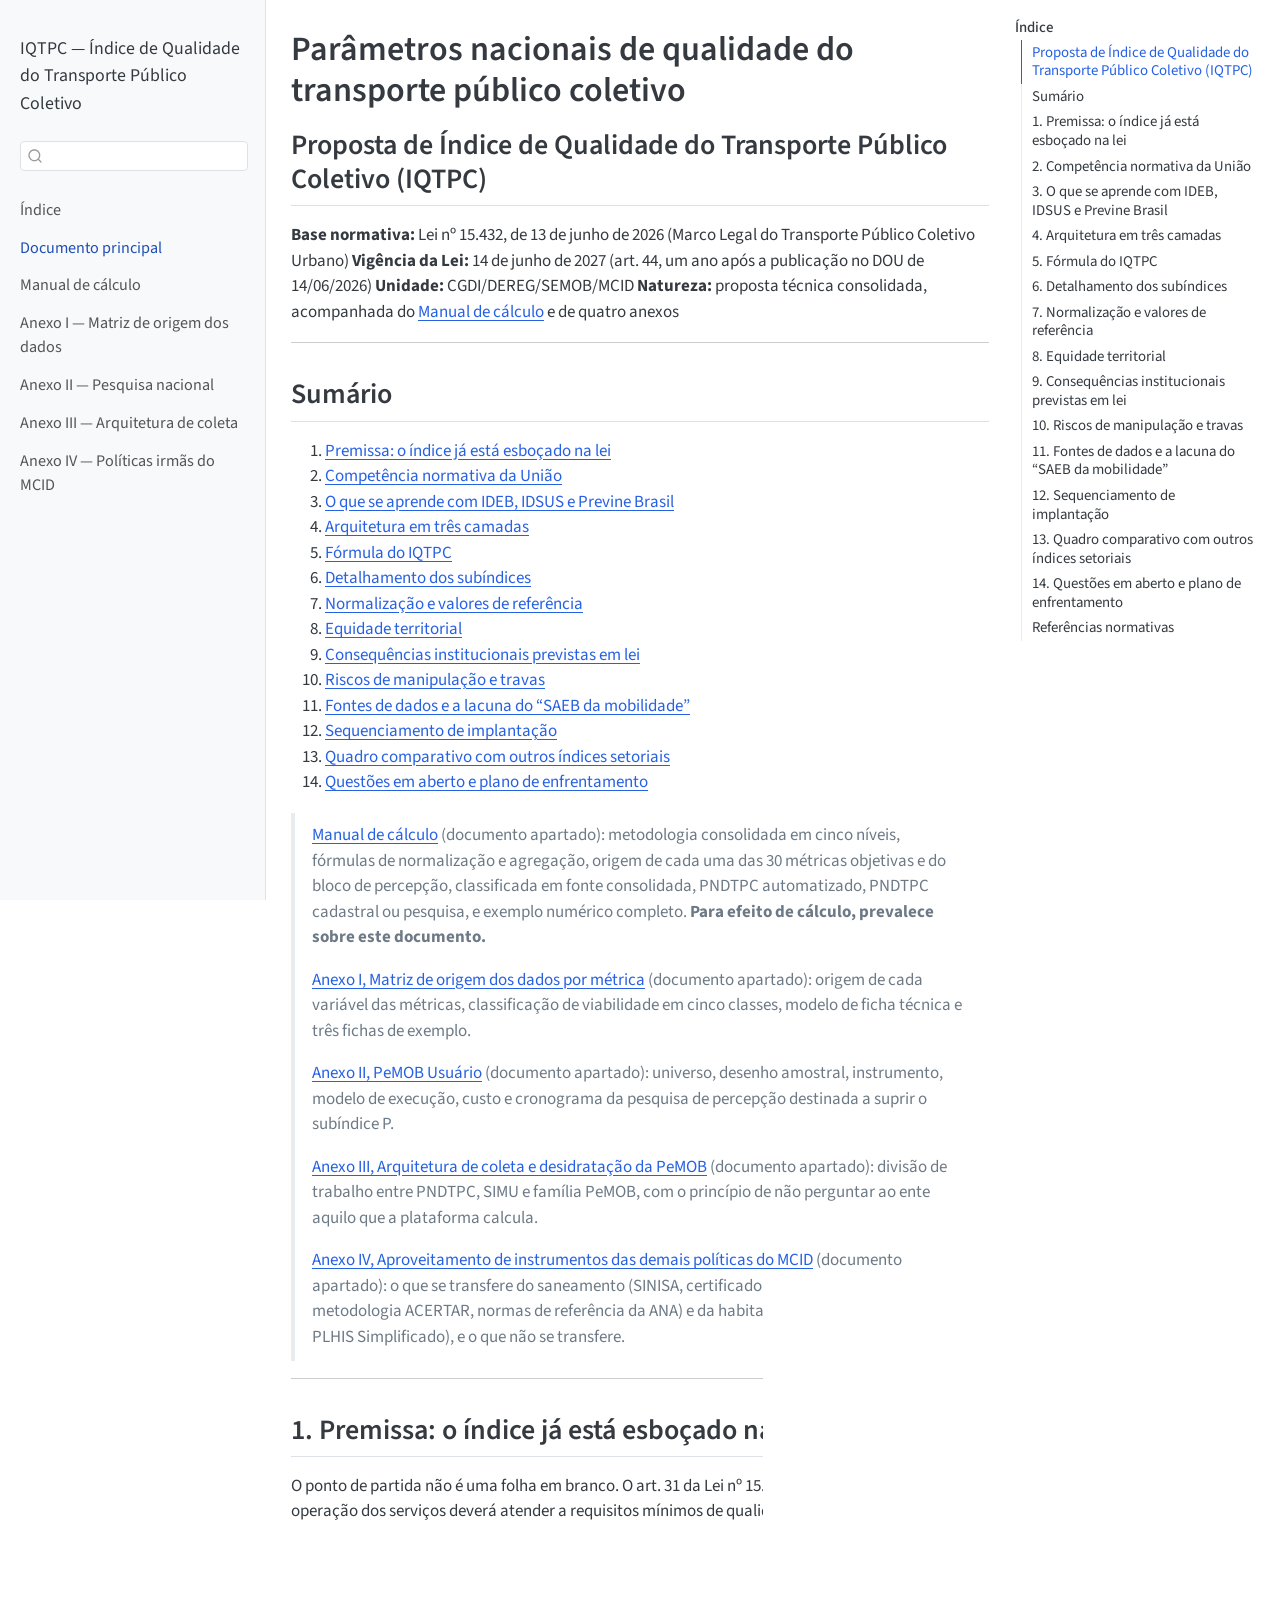
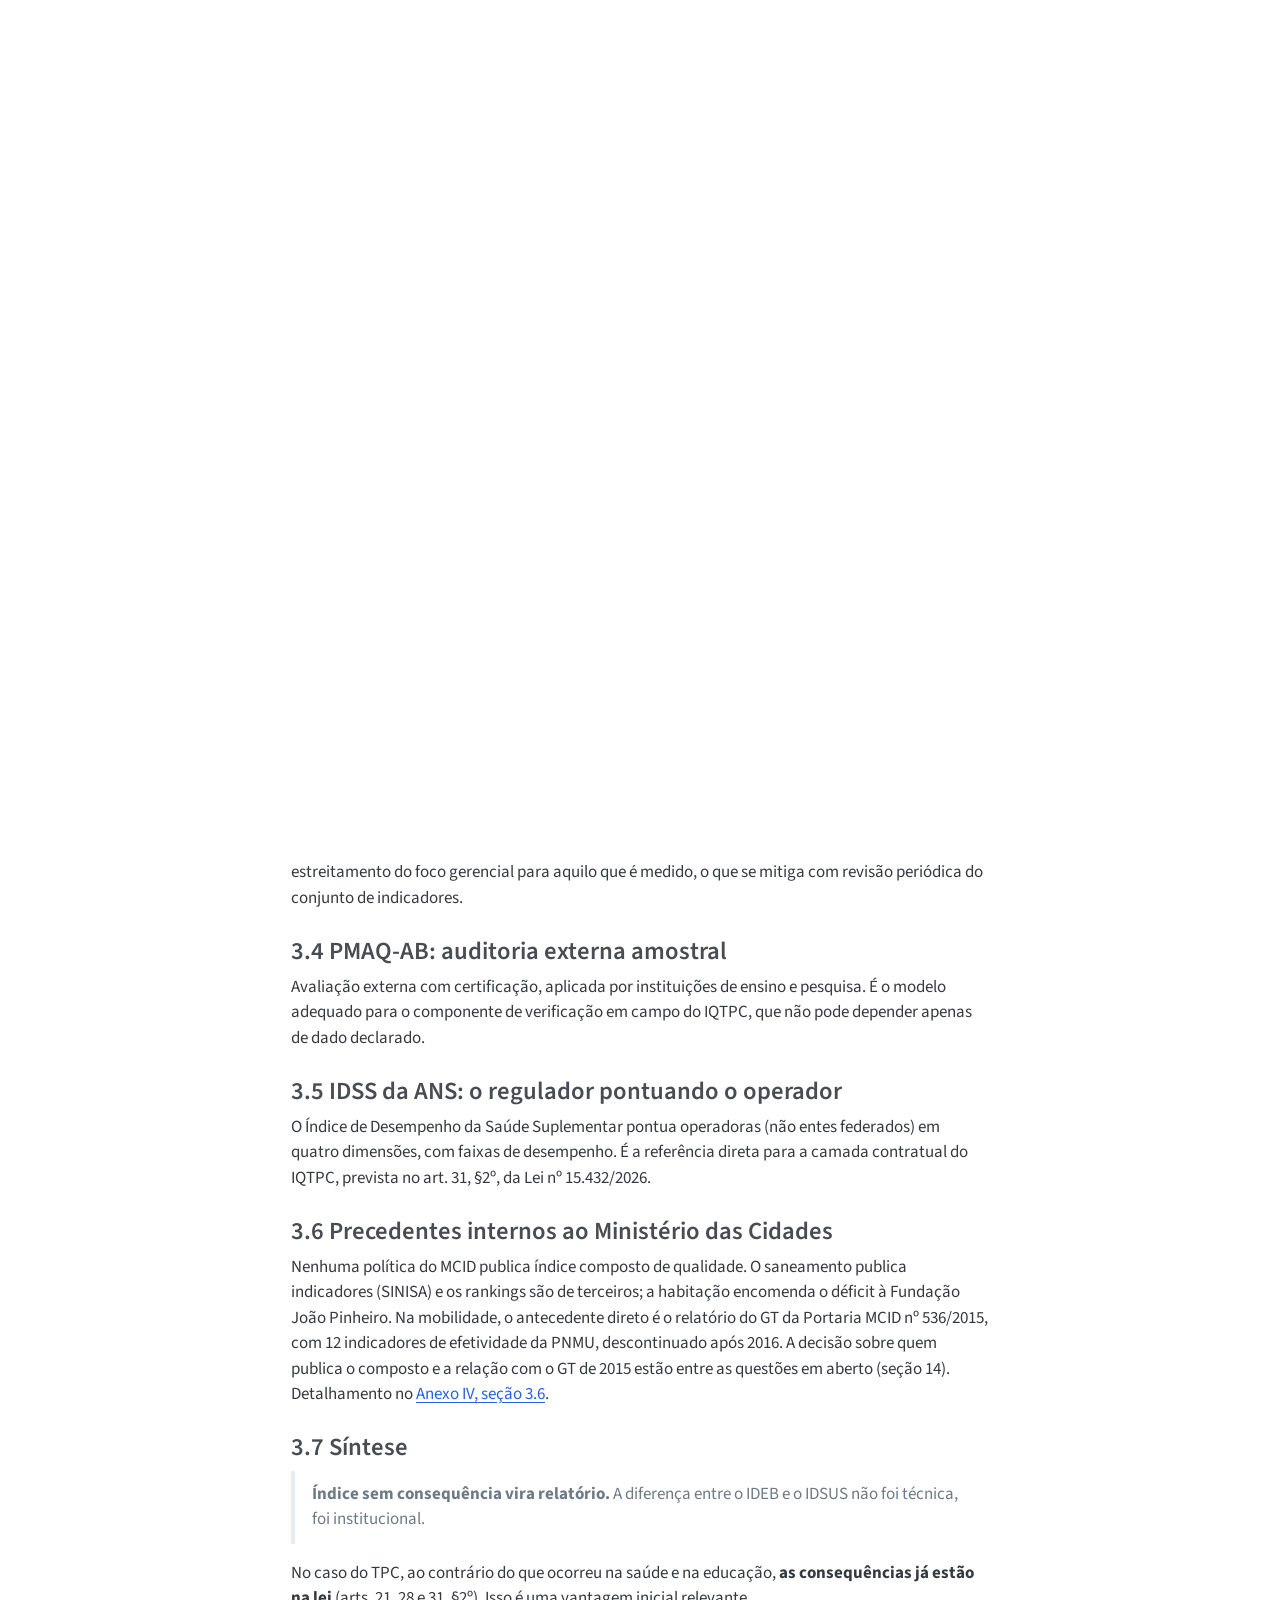
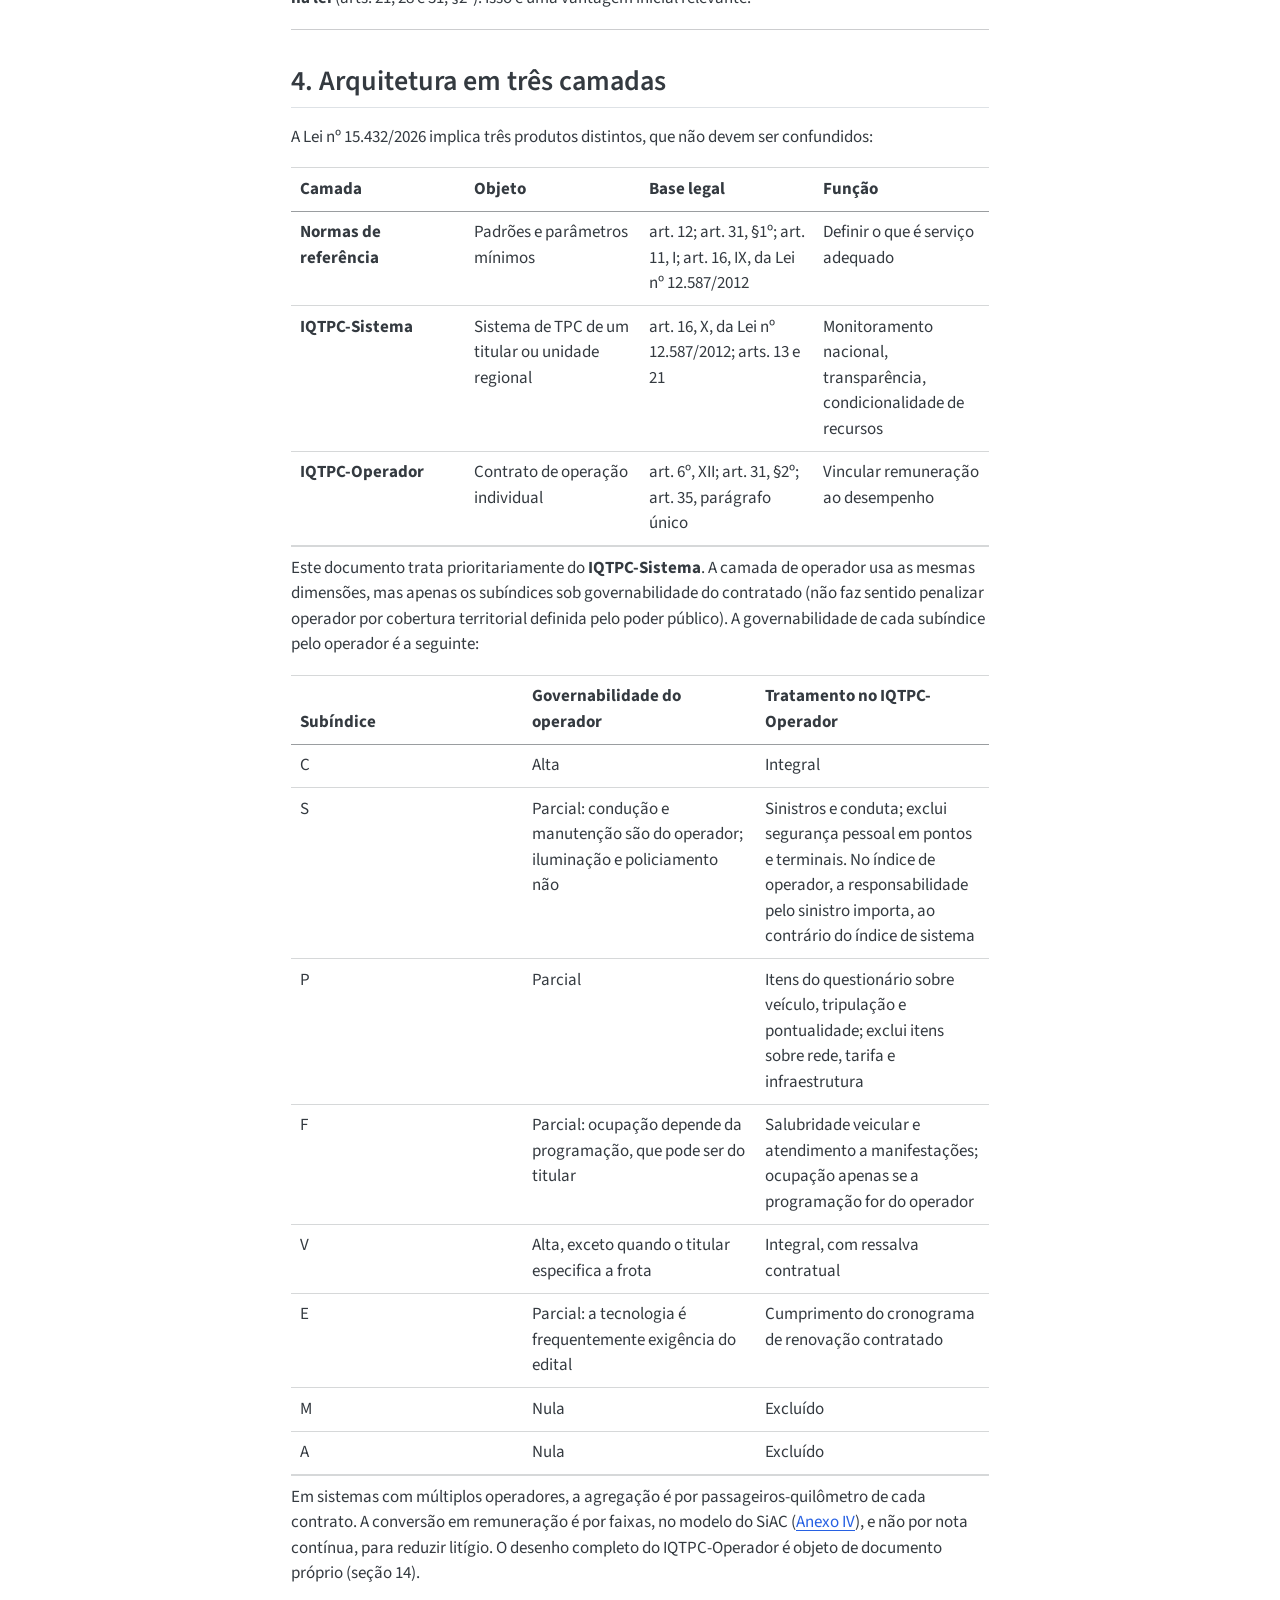
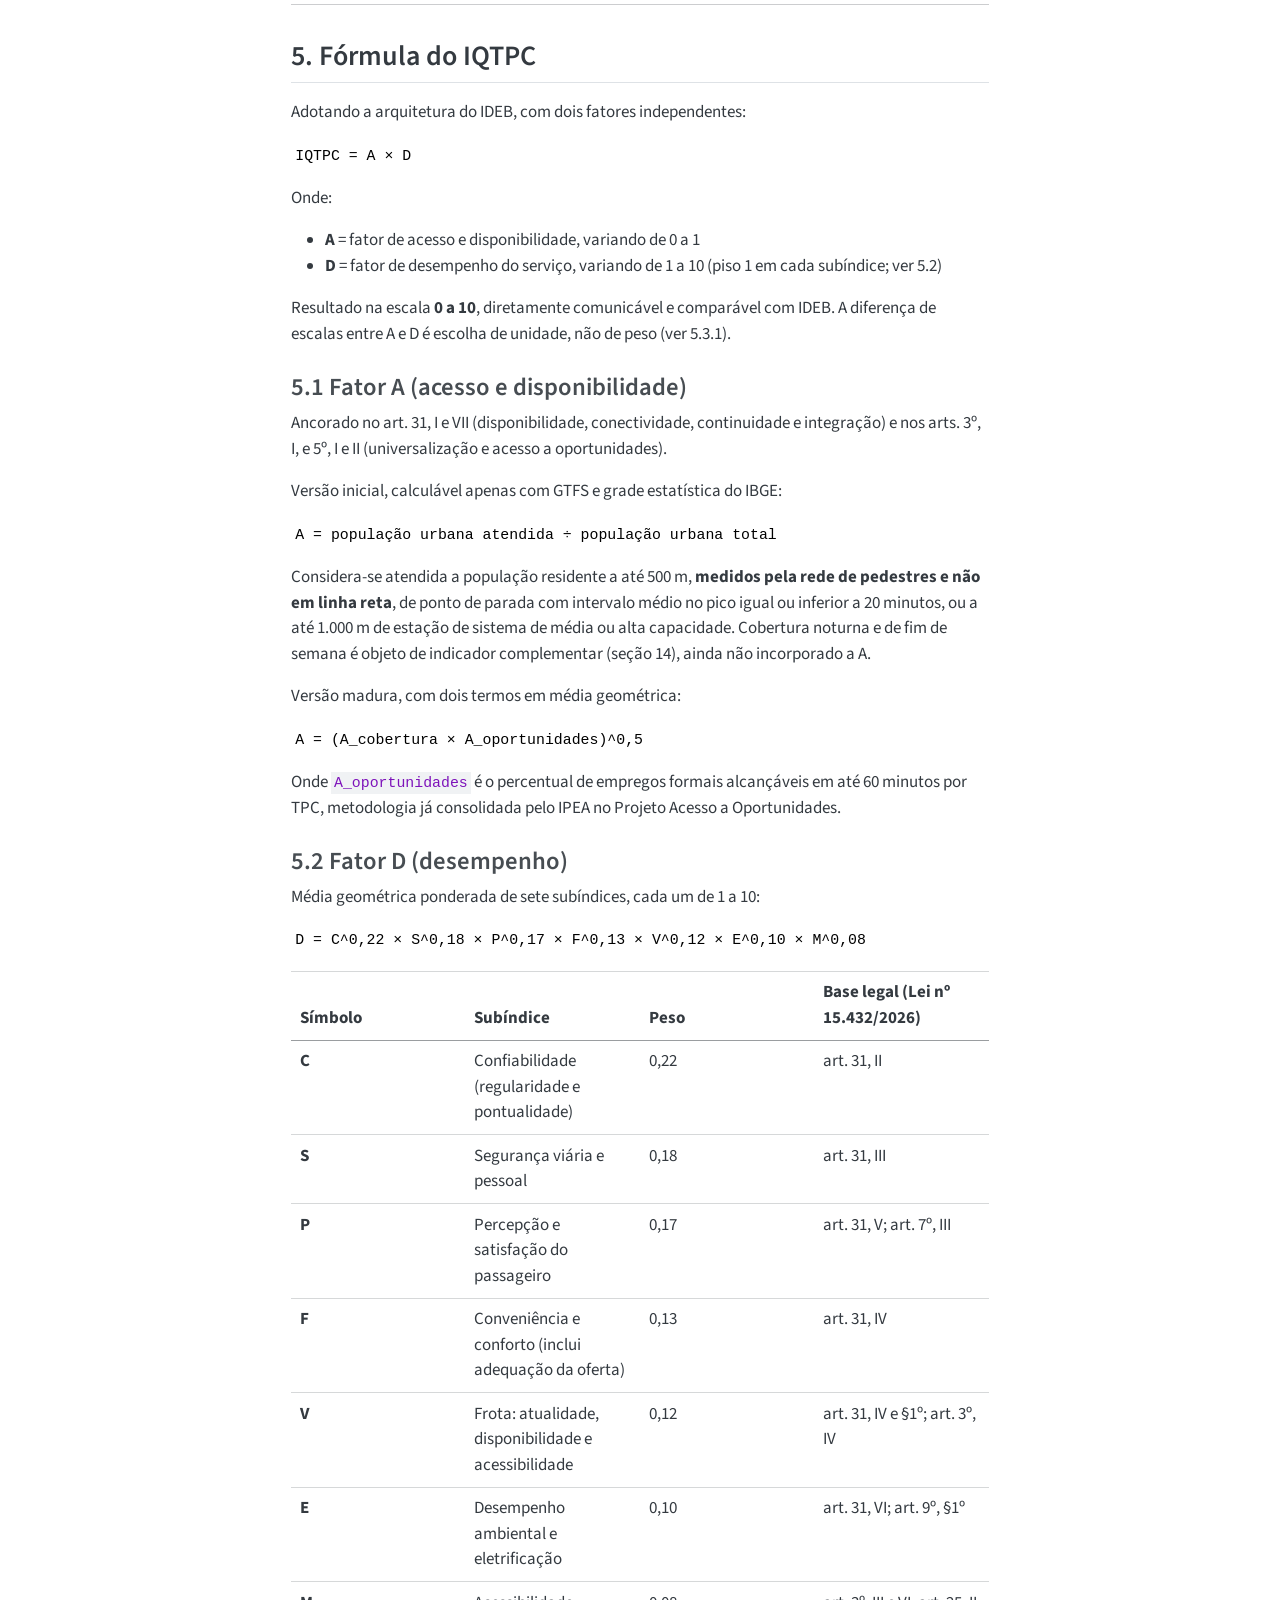
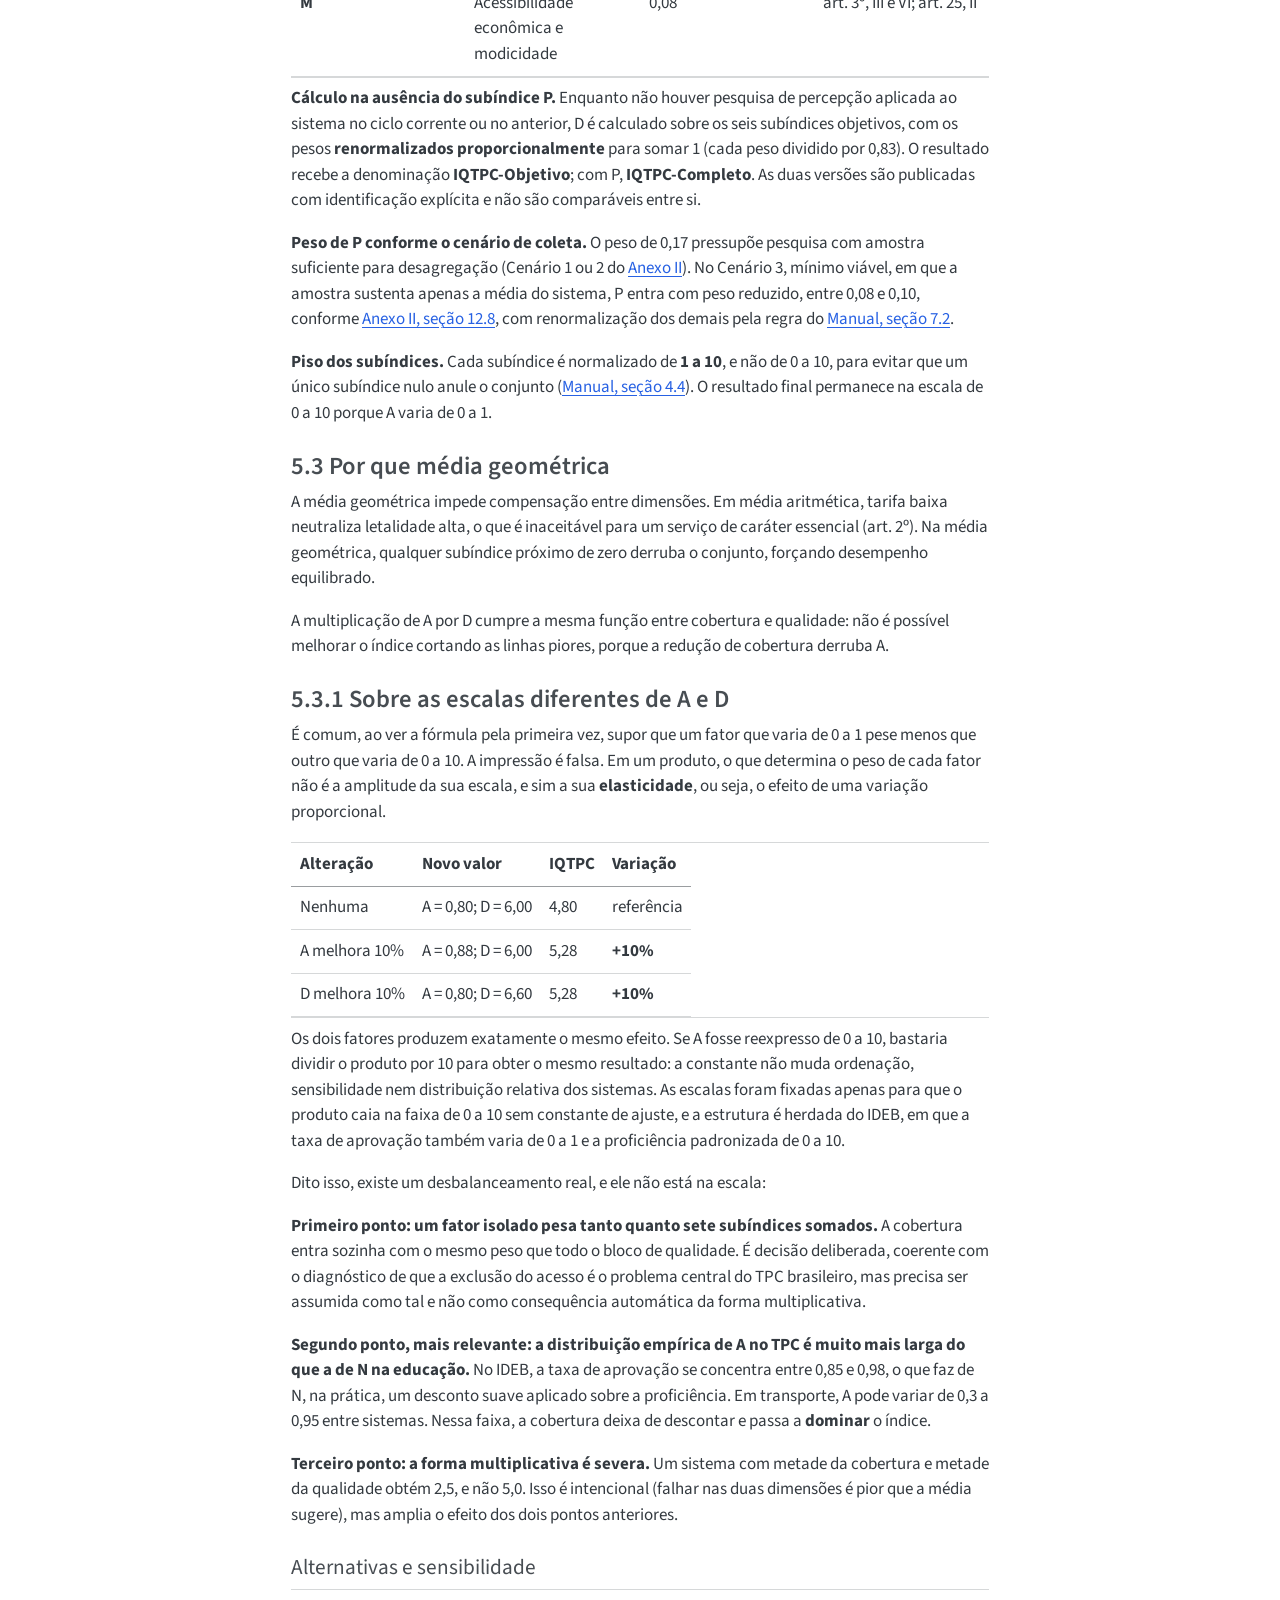
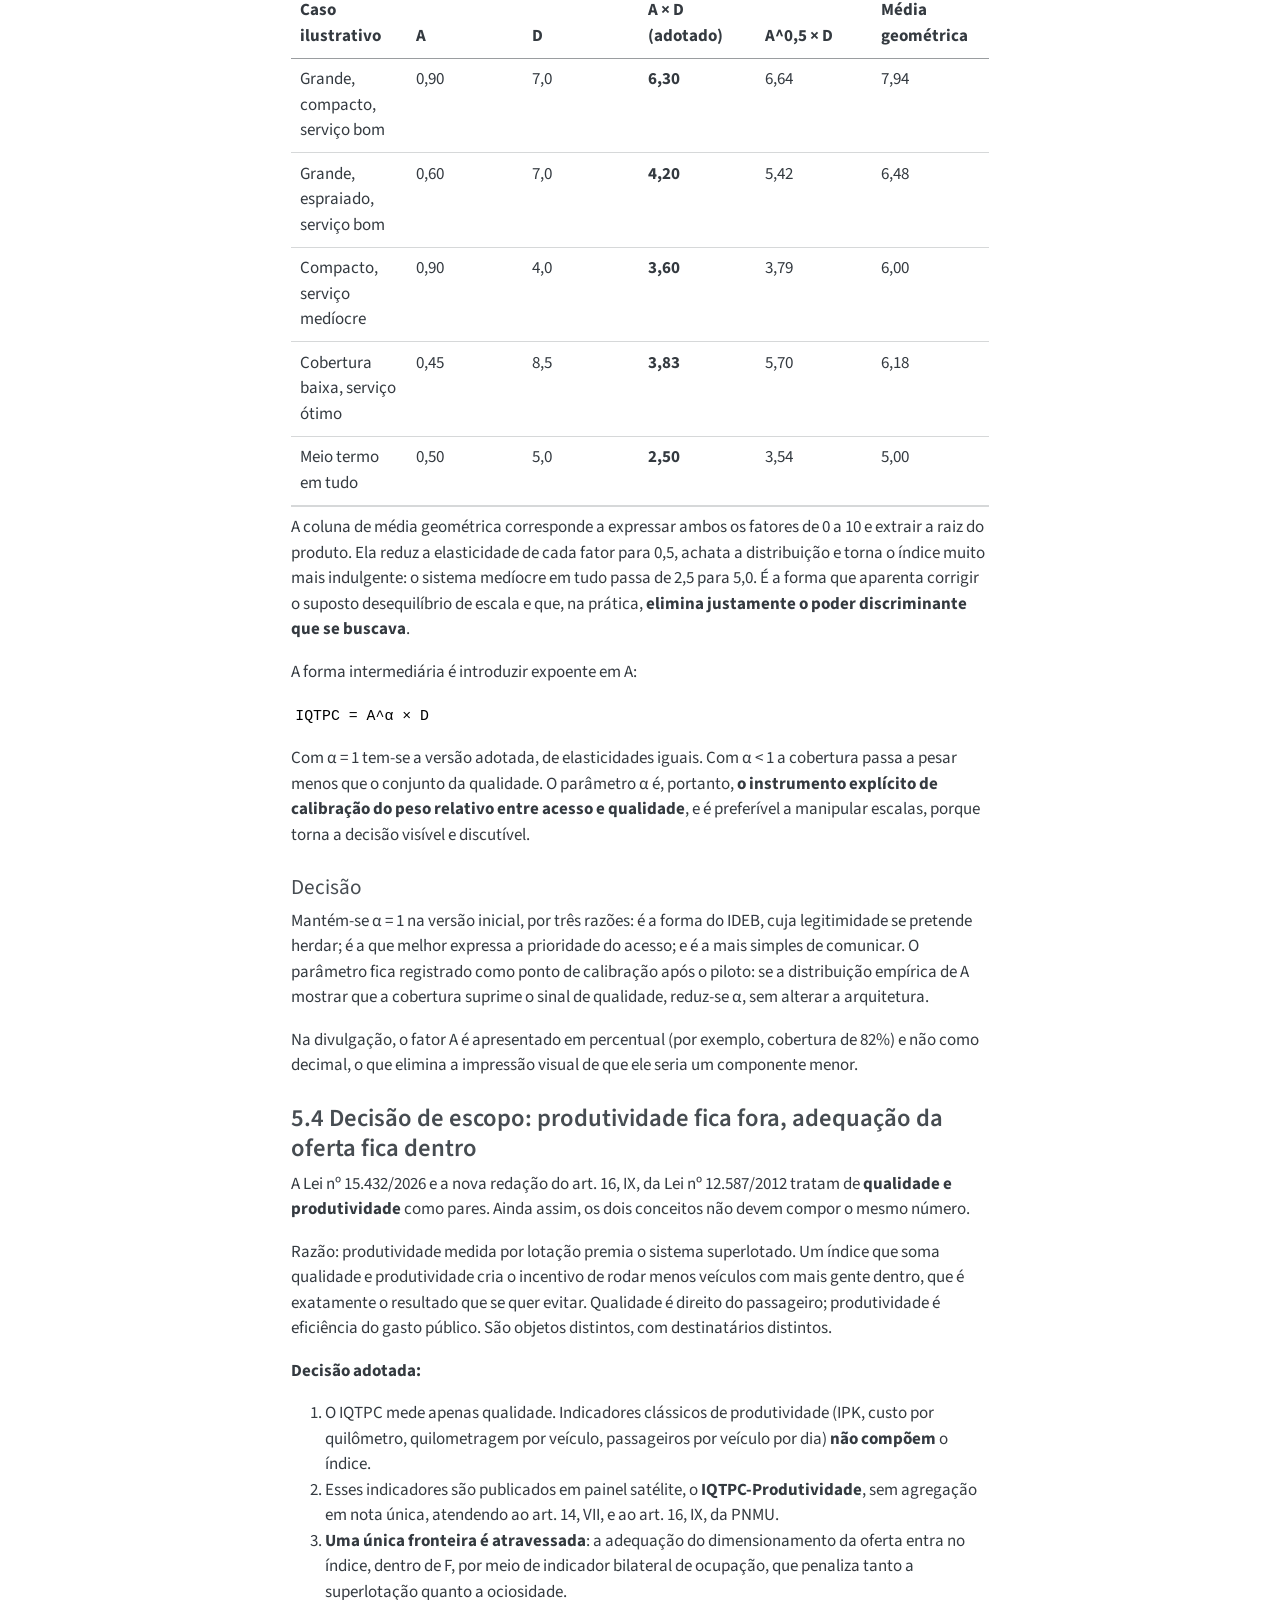
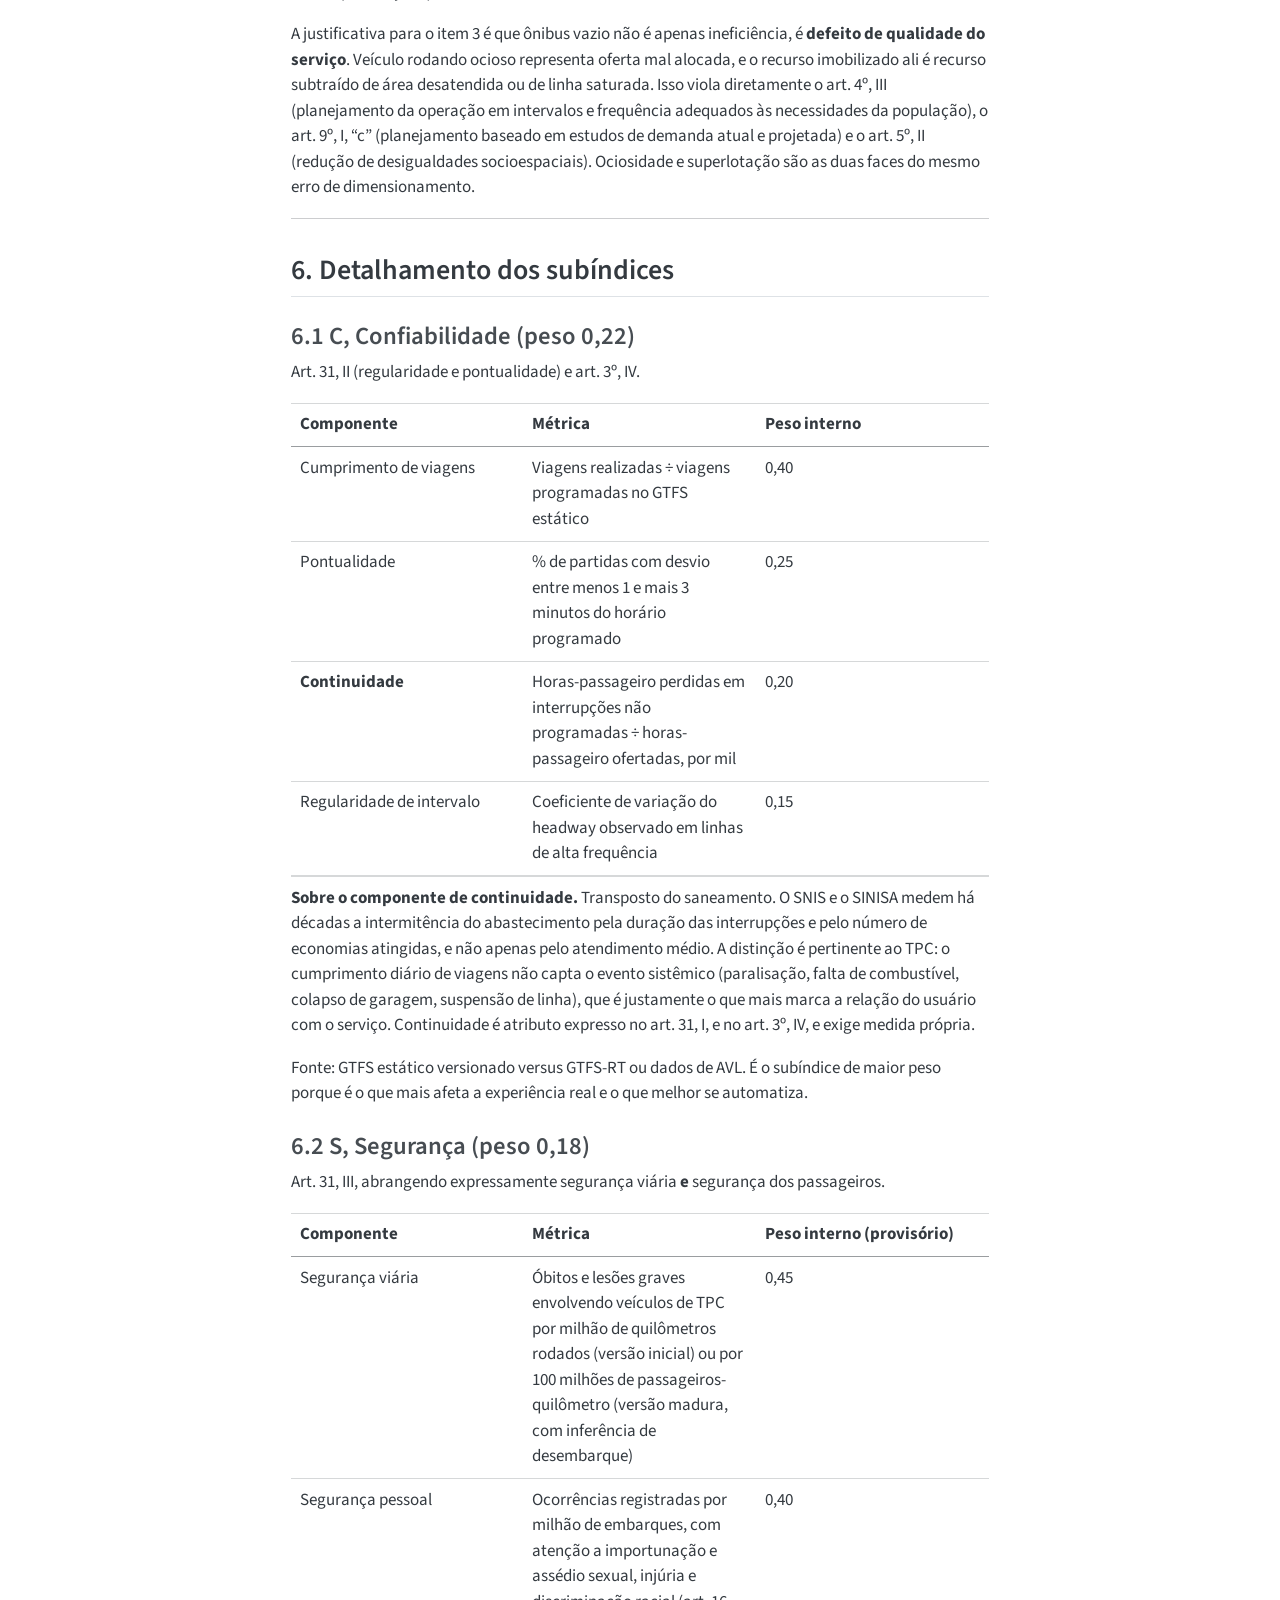
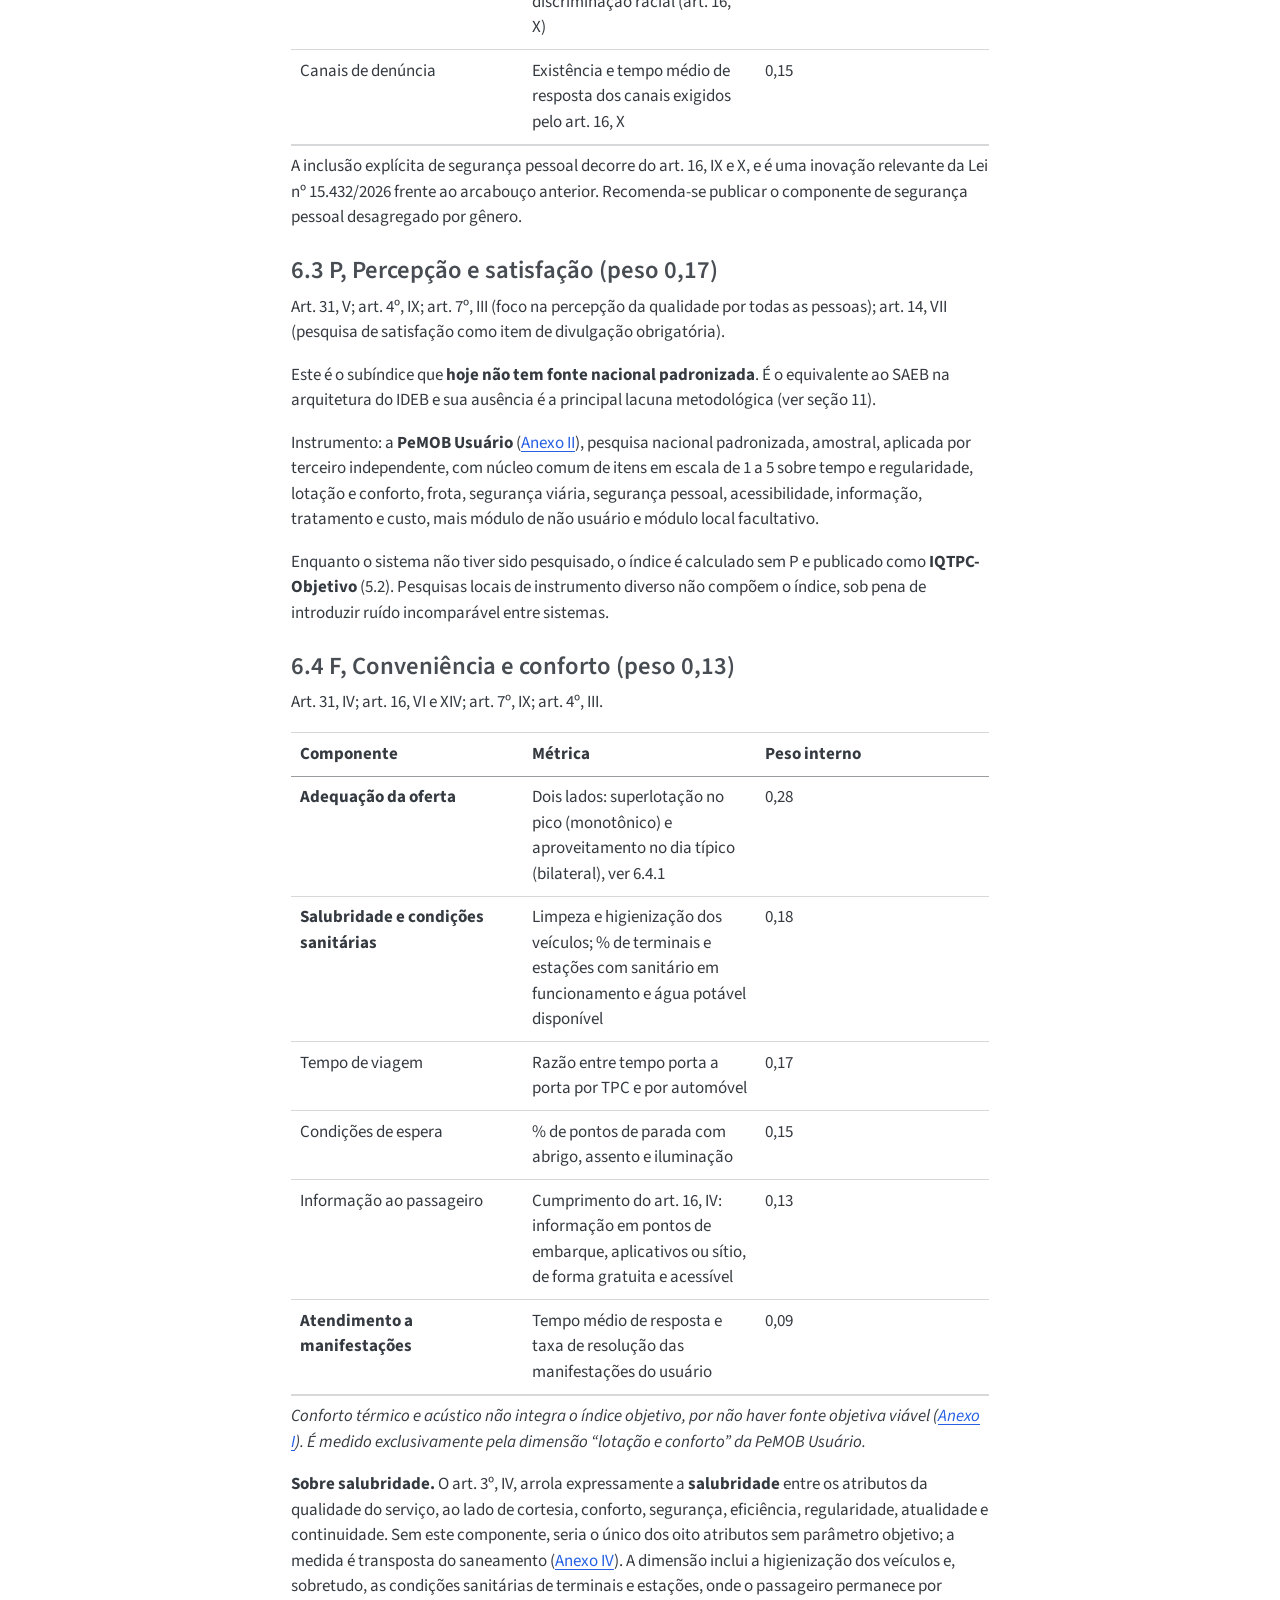
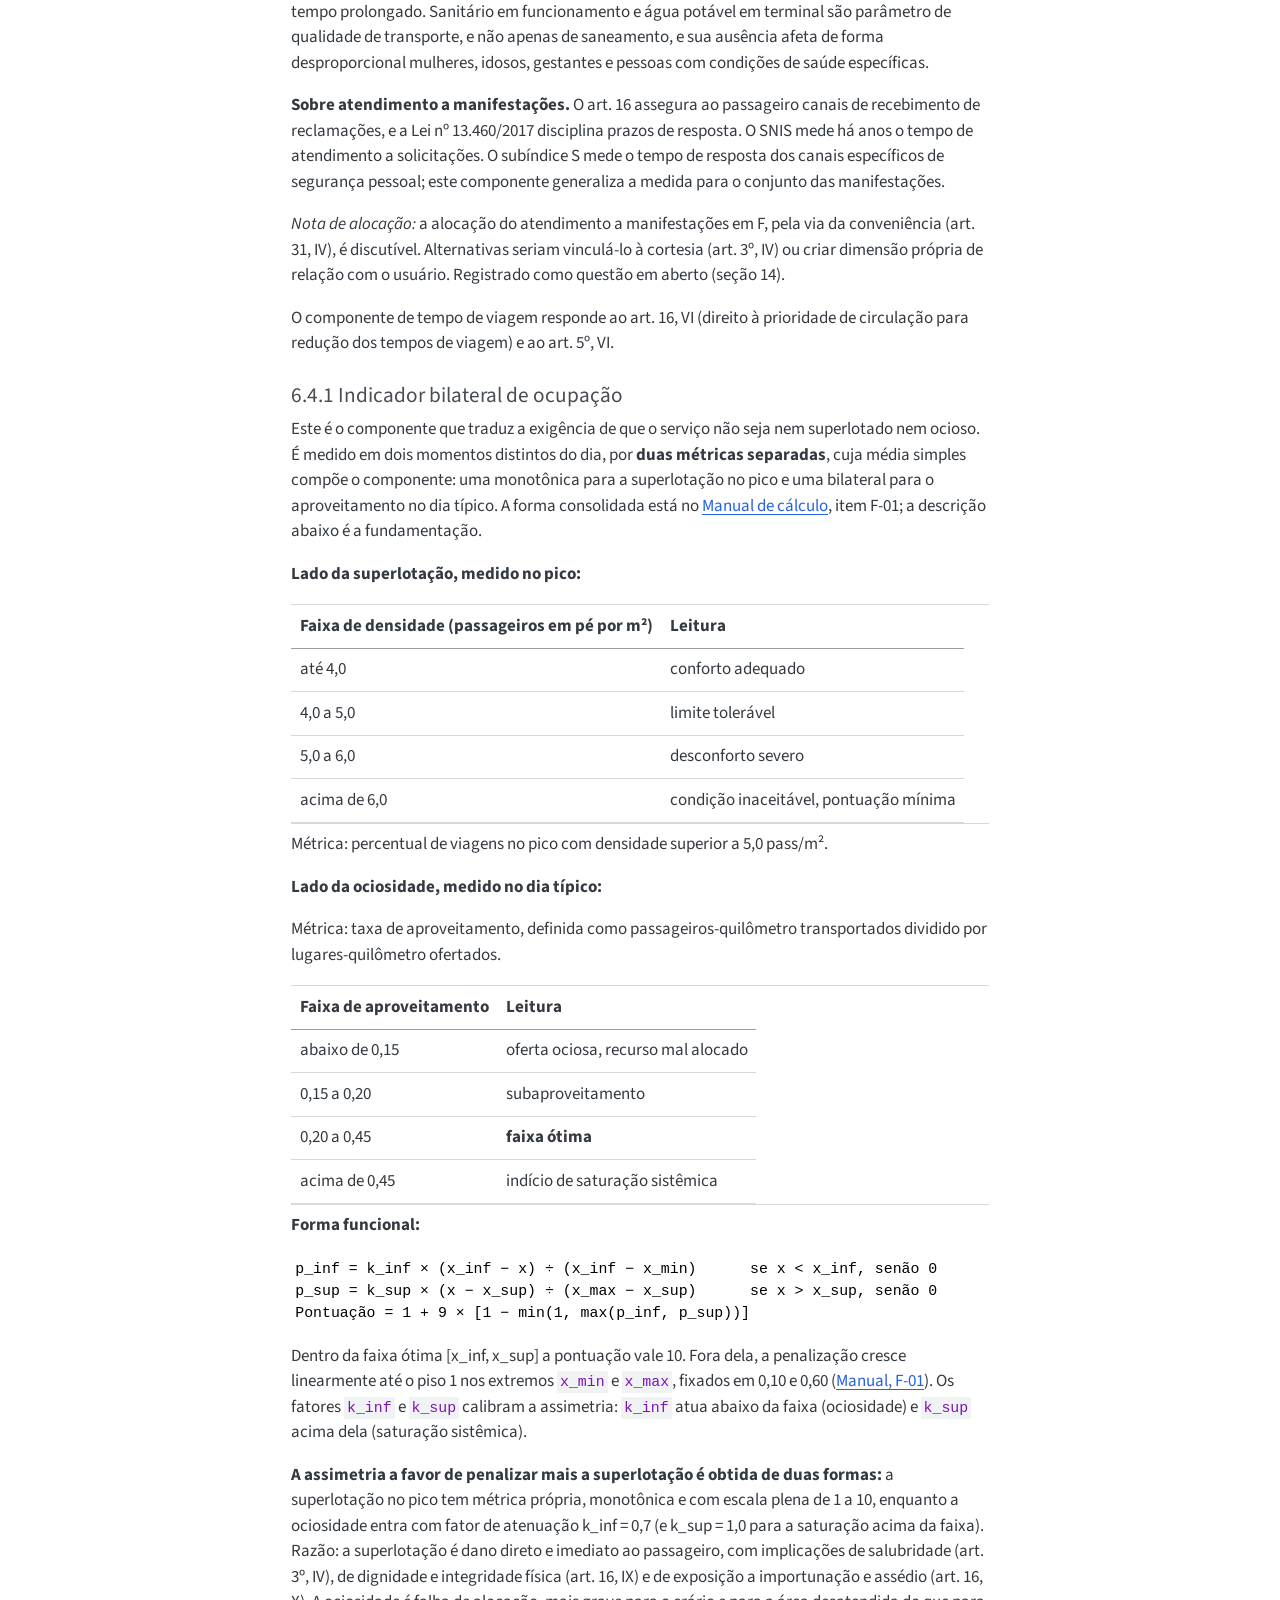
<file: IQTPC_parametros_qualidade_transporte_publico.html>
<!DOCTYPE html>
<html xmlns="http://www.w3.org/1999/xhtml" lang="pt-br" xml:lang="pt-br"><head>

<meta charset="utf-8">
<meta name="generator" content="quarto-1.10.18">

<meta name="viewport" content="width=device-width, initial-scale=1.0, user-scalable=yes">


<title>Parâmetros nacionais de qualidade do transporte público coletivo – IQTPC — Índice de Qualidade do Transporte Público Coletivo</title>
<style>
/* Default styles provided by pandoc.
** See https://pandoc.org/MANUAL.html#variables-for-html for config info.
*/
span.smallcaps{font-variant: small-caps;}
div.columns{display: flex; gap: 1.5em;}
div.column{flex: auto;}
@media screen {
div.columns{gap: min(4vw, 1.5em);}
div.column{overflow-x: auto;}
}
div.hanging-indent{margin-left: 1.5em; text-indent: -1.5em;}
ul.task-list{list-style: none;}
ul.task-list li input[type="checkbox"] {
  width: 0.8em;
  margin: 0 0.8em 0.2em -1em; /* quarto-specific, see https://github.com/quarto-dev/quarto-cli/issues/4556 */ 
  vertical-align: middle;
}
</style>


<script src="site_libs/quarto-nav/quarto-nav.js"></script>
<script src="site_libs/quarto-nav/headroom.min.js"></script>
<script src="site_libs/clipboard/clipboard.min.js"></script>
<script src="site_libs/quarto-search/autocomplete.umd.js"></script>
<script src="site_libs/quarto-search/fuse.min.js"></script>
<script src="site_libs/quarto-search/quarto-search.js"></script>
<meta name="quarto:offset" content="./">
<link href="./IQTPC_Manual_de_calculo.html" rel="next">
<link href="./index.html" rel="prev">
<script src="site_libs/quarto-html/quarto.js" type="module"></script>
<script src="site_libs/quarto-html/tabsets/tabsets.js" type="module"></script>
<script src="site_libs/quarto-html/popper.min.js"></script>
<script src="site_libs/quarto-html/tippy.umd.min.js"></script>
<script src="site_libs/quarto-html/anchor.min.js"></script>
<link href="site_libs/quarto-html/tippy.css" rel="stylesheet">
<link href="site_libs/quarto-html/quarto-syntax-highlighting-64a204ab8560d761af7679ceaba22944.css" rel="stylesheet" id="quarto-text-highlighting-styles">
<script src="site_libs/bootstrap/bootstrap.min.js"></script>
<link href="site_libs/bootstrap/bootstrap-icons.css" rel="stylesheet">
<link href="site_libs/bootstrap/bootstrap-3d0bd47461f99955ab7d9992b8f70444.min.css" rel="stylesheet" append-hash="true" id="quarto-bootstrap" data-mode="light">
<script id="quarto-search-options" type="application/json">{
  "location": "sidebar",
  "copy-button": false,
  "collapse-after": 3,
  "panel-placement": "start",
  "type": "textbox",
  "limit": 50,
  "keyboard-shortcut": [
    "f",
    "/",
    "s"
  ],
  "show-item-context": false,
  "language": {
    "search-no-results-text": "Nenhum resultado",
    "search-matching-documents-text": "documentos correspondentes",
    "search-copy-link-title": "Copiar link para a busca",
    "search-hide-matches-text": "Esconder correspondências adicionais",
    "search-more-match-text": "mais correspondência neste documento",
    "search-more-matches-text": "mais correspondências neste documento",
    "search-clear-button-title": "Limpar",
    "search-text-placeholder": "",
    "search-detached-cancel-button-title": "Cancelar",
    "search-submit-button-title": "Enviar",
    "search-label": "Procurar"
  }
}</script>


</head>

<body class="nav-sidebar docked quarto-light">

<div id="quarto-search-results"></div>
  <header id="quarto-header" class="headroom fixed-top">
  <nav class="quarto-secondary-nav">
    <div class="container-fluid d-flex">
      <button type="button" class="quarto-btn-toggle btn" data-bs-toggle="collapse" role="button" data-bs-target=".quarto-sidebar-collapse-item" aria-controls="quarto-sidebar" aria-expanded="false" aria-label="Alternar barra lateral" onclick="if (window.quartoToggleHeadroom) { window.quartoToggleHeadroom(); }">
        <i class="bi bi-layout-text-sidebar-reverse"></i>
      </button>
        <nav class="quarto-page-breadcrumbs" aria-label="breadcrumb"><ol class="breadcrumb"><li class="breadcrumb-item"><a href="./IQTPC_parametros_qualidade_transporte_publico.html"><span class="chapter-title">Documento principal</span></a></li></ol></nav>
        <a class="flex-grow-1" role="navigation" data-bs-toggle="collapse" data-bs-target=".quarto-sidebar-collapse-item" aria-controls="quarto-sidebar" aria-expanded="false" aria-label="Alternar barra lateral" onclick="if (window.quartoToggleHeadroom) { window.quartoToggleHeadroom(); }">      
        </a>
      <button type="button" class="btn quarto-search-button" aria-label="Procurar" onclick="window.quartoOpenSearch();">
        <i class="bi bi-search"></i>
      </button>
    </div>
  </nav>
</header>
<!-- content -->
<div id="quarto-content" class="quarto-container page-columns page-rows-contents page-layout-article">
<!-- sidebar -->
  <nav id="quarto-sidebar" class="sidebar collapse collapse-horizontal quarto-sidebar-collapse-item sidebar-navigation docked overflow-auto">
    <div class="pt-lg-2 mt-2 text-left sidebar-header">
    <div class="sidebar-title mb-0 py-0">
      <a href="./">IQTPC — Índice de Qualidade do Transporte Público Coletivo</a> 
    </div>
      </div>
        <div class="mt-2 flex-shrink-0 align-items-center">
        <div class="sidebar-search">
        <div id="quarto-search" class="" title="Procurar"></div>
        </div>
        </div>
    <div class="sidebar-menu-container"> 
    <ul class="list-unstyled mt-1">
        <li class="sidebar-item">
  <div class="sidebar-item-container"> 
  <a href="./index.html" class="sidebar-item-text sidebar-link"><span class="chapter-title">Índice</span></a>
  </div>
</li>
        <li class="sidebar-item">
  <div class="sidebar-item-container"> 
  <a href="./IQTPC_parametros_qualidade_transporte_publico.html" class="sidebar-item-text sidebar-link active"><span class="chapter-title">Documento principal</span></a>
  </div>
</li>
        <li class="sidebar-item">
  <div class="sidebar-item-container"> 
  <a href="./IQTPC_Manual_de_calculo.html" class="sidebar-item-text sidebar-link"><span class="chapter-title">Manual de cálculo</span></a>
  </div>
</li>
        <li class="sidebar-item">
  <div class="sidebar-item-container"> 
  <a href="./IQTPC_Anexo_I_matriz_origem_dados.html" class="sidebar-item-text sidebar-link"><span class="chapter-title">Anexo I — Matriz de origem dos dados</span></a>
  </div>
</li>
        <li class="sidebar-item">
  <div class="sidebar-item-container"> 
  <a href="./IQTPC_Anexo_II_pesquisa_nacional.html" class="sidebar-item-text sidebar-link"><span class="chapter-title">Anexo II — Pesquisa nacional</span></a>
  </div>
</li>
        <li class="sidebar-item">
  <div class="sidebar-item-container"> 
  <a href="./IQTPC_Anexo_III_arquitetura_coleta_pemob.html" class="sidebar-item-text sidebar-link"><span class="chapter-title">Anexo III — Arquitetura de coleta</span></a>
  </div>
</li>
        <li class="sidebar-item">
  <div class="sidebar-item-container"> 
  <a href="./IQTPC_Anexo_IV_aproveitamento_politicas_MCID.html" class="sidebar-item-text sidebar-link"><span class="chapter-title">Anexo IV — Políticas irmãs do MCID</span></a>
  </div>
</li>
    </ul>
    </div>
</nav>
<div id="quarto-sidebar-glass" class="quarto-sidebar-collapse-item" data-bs-toggle="collapse" data-bs-target=".quarto-sidebar-collapse-item"></div>
<!-- margin-sidebar -->
    <div id="quarto-margin-sidebar" class="sidebar margin-sidebar">
        <nav id="TOC" role="doc-toc" class="toc-active">
    <h2 id="toc-title">Índice</h2>
   
  <ul>
  <li><a href="#proposta-de-índice-de-qualidade-do-transporte-público-coletivo-iqtpc" id="toc-proposta-de-índice-de-qualidade-do-transporte-público-coletivo-iqtpc" class="nav-link active" data-scroll-target="#proposta-de-índice-de-qualidade-do-transporte-público-coletivo-iqtpc">Proposta de Índice de Qualidade do Transporte Público Coletivo (IQTPC)</a></li>
  <li><a href="#sumário" id="toc-sumário" class="nav-link" data-scroll-target="#sumário">Sumário</a></li>
  <li><a href="#premissa-o-índice-já-está-esboçado-na-lei" id="toc-premissa-o-índice-já-está-esboçado-na-lei" class="nav-link" data-scroll-target="#premissa-o-índice-já-está-esboçado-na-lei">1. Premissa: o índice já está esboçado na lei</a></li>
  <li><a href="#competência-normativa-da-união" id="toc-competência-normativa-da-união" class="nav-link" data-scroll-target="#competência-normativa-da-união">2. Competência normativa da União</a></li>
  <li><a href="#o-que-se-aprende-com-ideb-idsus-e-previne-brasil" id="toc-o-que-se-aprende-com-ideb-idsus-e-previne-brasil" class="nav-link" data-scroll-target="#o-que-se-aprende-com-ideb-idsus-e-previne-brasil">3. O que se aprende com IDEB, IDSUS e Previne Brasil</a>
  <ul>
  <li><a href="#ideb-o-modelo-a-copiar" id="toc-ideb-o-modelo-a-copiar" class="nav-link" data-scroll-target="#ideb-o-modelo-a-copiar">3.1 IDEB: o modelo a copiar</a></li>
  <li><a href="#idsus-o-modelo-a-evitar" id="toc-idsus-o-modelo-a-evitar" class="nav-link" data-scroll-target="#idsus-o-modelo-a-evitar">3.2 IDSUS: o modelo a evitar</a></li>
  <li><a href="#previne-brasil-consequência-financeira-como-âncora" id="toc-previne-brasil-consequência-financeira-como-âncora" class="nav-link" data-scroll-target="#previne-brasil-consequência-financeira-como-âncora">3.3 Previne Brasil: consequência financeira como âncora</a></li>
  <li><a href="#pmaq-ab-auditoria-externa-amostral" id="toc-pmaq-ab-auditoria-externa-amostral" class="nav-link" data-scroll-target="#pmaq-ab-auditoria-externa-amostral">3.4 PMAQ-AB: auditoria externa amostral</a></li>
  <li><a href="#idss-da-ans-o-regulador-pontuando-o-operador" id="toc-idss-da-ans-o-regulador-pontuando-o-operador" class="nav-link" data-scroll-target="#idss-da-ans-o-regulador-pontuando-o-operador">3.5 IDSS da ANS: o regulador pontuando o operador</a></li>
  <li><a href="#precedentes-internos-ao-ministério-das-cidades" id="toc-precedentes-internos-ao-ministério-das-cidades" class="nav-link" data-scroll-target="#precedentes-internos-ao-ministério-das-cidades">3.6 Precedentes internos ao Ministério das Cidades</a></li>
  <li><a href="#síntese" id="toc-síntese" class="nav-link" data-scroll-target="#síntese">3.7 Síntese</a></li>
  </ul></li>
  <li><a href="#arquitetura-em-três-camadas" id="toc-arquitetura-em-três-camadas" class="nav-link" data-scroll-target="#arquitetura-em-três-camadas">4. Arquitetura em três camadas</a></li>
  <li><a href="#fórmula-do-iqtpc" id="toc-fórmula-do-iqtpc" class="nav-link" data-scroll-target="#fórmula-do-iqtpc">5. Fórmula do IQTPC</a>
  <ul>
  <li><a href="#fator-a-acesso-e-disponibilidade" id="toc-fator-a-acesso-e-disponibilidade" class="nav-link" data-scroll-target="#fator-a-acesso-e-disponibilidade">5.1 Fator A (acesso e disponibilidade)</a></li>
  <li><a href="#fator-d-desempenho" id="toc-fator-d-desempenho" class="nav-link" data-scroll-target="#fator-d-desempenho">5.2 Fator D (desempenho)</a></li>
  <li><a href="#por-que-média-geométrica" id="toc-por-que-média-geométrica" class="nav-link" data-scroll-target="#por-que-média-geométrica">5.3 Por que média geométrica</a></li>
  <li><a href="#sobre-as-escalas-diferentes-de-a-e-d" id="toc-sobre-as-escalas-diferentes-de-a-e-d" class="nav-link" data-scroll-target="#sobre-as-escalas-diferentes-de-a-e-d">5.3.1 Sobre as escalas diferentes de A e D</a>
  <ul class="collapse">
  <li><a href="#alternativas-e-sensibilidade" id="toc-alternativas-e-sensibilidade" class="nav-link" data-scroll-target="#alternativas-e-sensibilidade">Alternativas e sensibilidade</a></li>
  <li><a href="#decisão" id="toc-decisão" class="nav-link" data-scroll-target="#decisão">Decisão</a></li>
  </ul></li>
  <li><a href="#decisão-de-escopo-produtividade-fica-fora-adequação-da-oferta-fica-dentro" id="toc-decisão-de-escopo-produtividade-fica-fora-adequação-da-oferta-fica-dentro" class="nav-link" data-scroll-target="#decisão-de-escopo-produtividade-fica-fora-adequação-da-oferta-fica-dentro">5.4 Decisão de escopo: produtividade fica fora, adequação da oferta fica dentro</a></li>
  </ul></li>
  <li><a href="#detalhamento-dos-subíndices" id="toc-detalhamento-dos-subíndices" class="nav-link" data-scroll-target="#detalhamento-dos-subíndices">6. Detalhamento dos subíndices</a>
  <ul>
  <li><a href="#c-confiabilidade-peso-022" id="toc-c-confiabilidade-peso-022" class="nav-link" data-scroll-target="#c-confiabilidade-peso-022">6.1 C, Confiabilidade (peso 0,22)</a></li>
  <li><a href="#s-segurança-peso-018" id="toc-s-segurança-peso-018" class="nav-link" data-scroll-target="#s-segurança-peso-018">6.2 S, Segurança (peso 0,18)</a></li>
  <li><a href="#p-percepção-e-satisfação-peso-017" id="toc-p-percepção-e-satisfação-peso-017" class="nav-link" data-scroll-target="#p-percepção-e-satisfação-peso-017">6.3 P, Percepção e satisfação (peso 0,17)</a></li>
  <li><a href="#f-conveniência-e-conforto-peso-013" id="toc-f-conveniência-e-conforto-peso-013" class="nav-link" data-scroll-target="#f-conveniência-e-conforto-peso-013">6.4 F, Conveniência e conforto (peso 0,13)</a>
  <ul class="collapse">
  <li><a href="#indicador-bilateral-de-ocupação" id="toc-indicador-bilateral-de-ocupação" class="nav-link" data-scroll-target="#indicador-bilateral-de-ocupação">6.4.1 Indicador bilateral de ocupação</a></li>
  </ul></li>
  <li><a href="#v-frota-atualidade-disponibilidade-e-acessibilidade-peso-012" id="toc-v-frota-atualidade-disponibilidade-e-acessibilidade-peso-012" class="nav-link" data-scroll-target="#v-frota-atualidade-disponibilidade-e-acessibilidade-peso-012">6.5 V, Frota: atualidade, disponibilidade e acessibilidade (peso 0,12)</a></li>
  <li><a href="#e-desempenho-ambiental-e-eletrificação-peso-010" id="toc-e-desempenho-ambiental-e-eletrificação-peso-010" class="nav-link" data-scroll-target="#e-desempenho-ambiental-e-eletrificação-peso-010">6.6 E, Desempenho ambiental e eletrificação (peso 0,10)</a></li>
  <li><a href="#m-acessibilidade-econômica-e-modicidade-peso-008" id="toc-m-acessibilidade-econômica-e-modicidade-peso-008" class="nav-link" data-scroll-target="#m-acessibilidade-econômica-e-modicidade-peso-008">6.7 M, Acessibilidade econômica e modicidade (peso 0,08)</a></li>
  </ul></li>
  <li><a href="#normalização-e-valores-de-referência" id="toc-normalização-e-valores-de-referência" class="nav-link" data-scroll-target="#normalização-e-valores-de-referência">7. Normalização e valores de referência</a>
  <ul>
  <li><a href="#universo-de-aplicação-do-índice" id="toc-universo-de-aplicação-do-índice" class="nav-link" data-scroll-target="#universo-de-aplicação-do-índice">7.0 Universo de aplicação do índice</a></li>
  <li><a href="#forma-de-normalização" id="toc-forma-de-normalização" class="nav-link" data-scroll-target="#forma-de-normalização">7.1 Forma de normalização</a></li>
  </ul></li>
  <li><a href="#equidade-territorial" id="toc-equidade-territorial" class="nav-link" data-scroll-target="#equidade-territorial">8. Equidade territorial</a>
  <ul>
  <li><a href="#déficit-de-acesso-ao-transporte-público-coletivo" id="toc-déficit-de-acesso-ao-transporte-público-coletivo" class="nav-link" data-scroll-target="#déficit-de-acesso-ao-transporte-público-coletivo">8.1 Déficit de Acesso ao Transporte Público Coletivo</a></li>
  <li><a href="#painel-satélite-de-produtividade" id="toc-painel-satélite-de-produtividade" class="nav-link" data-scroll-target="#painel-satélite-de-produtividade">8.2 Painel satélite de produtividade</a></li>
  </ul></li>
  <li><a href="#consequências-institucionais-previstas-em-lei" id="toc-consequências-institucionais-previstas-em-lei" class="nav-link" data-scroll-target="#consequências-institucionais-previstas-em-lei">9. Consequências institucionais previstas em lei</a>
  <ul>
  <li><a href="#condicionalidade-de-investimento-art.-21" id="toc-condicionalidade-de-investimento-art.-21" class="nav-link" data-scroll-target="#condicionalidade-de-investimento-art.-21">9.1 Condicionalidade de investimento (art. 21)</a></li>
  <li><a href="#contrapartida-ao-desempenho-no-custeio-art.-28-iii" id="toc-contrapartida-ao-desempenho-no-custeio-art.-28-iii" class="nav-link" data-scroll-target="#contrapartida-ao-desempenho-no-custeio-art.-28-iii">9.2 Contrapartida ao desempenho no custeio (art. 28, III)</a></li>
  <li><a href="#remuneração-do-operador-art.-31-2º-e-art.-6º-xii" id="toc-remuneração-do-operador-art.-31-2º-e-art.-6º-xii" class="nav-link" data-scroll-target="#remuneração-do-operador-art.-31-2º-e-art.-6º-xii">9.3 Remuneração do operador (art. 31, §2º, e art. 6º, XII)</a></li>
  <li><a href="#transparência-como-consequência-autônoma" id="toc-transparência-como-consequência-autônoma" class="nav-link" data-scroll-target="#transparência-como-consequência-autônoma">9.4 Transparência como consequência autônoma</a></li>
  </ul></li>
  <li><a href="#riscos-de-manipulação-e-travas" id="toc-riscos-de-manipulação-e-travas" class="nav-link" data-scroll-target="#riscos-de-manipulação-e-travas">10. Riscos de manipulação e travas</a></li>
  <li><a href="#fontes-de-dados-e-a-lacuna-do-saeb-da-mobilidade" id="toc-fontes-de-dados-e-a-lacuna-do-saeb-da-mobilidade" class="nav-link" data-scroll-target="#fontes-de-dados-e-a-lacuna-do-saeb-da-mobilidade">11. Fontes de dados e a lacuna do “SAEB da mobilidade”</a></li>
  <li><a href="#sequenciamento-de-implantação" id="toc-sequenciamento-de-implantação" class="nav-link" data-scroll-target="#sequenciamento-de-implantação">12. Sequenciamento de implantação</a>
  <ul>
  <li><a href="#fase-0-até-junho-de-2027-base-normativa-e-infraestrutura" id="toc-fase-0-até-junho-de-2027-base-normativa-e-infraestrutura" class="nav-link" data-scroll-target="#fase-0-até-junho-de-2027-base-normativa-e-infraestrutura">Fase 0, até junho de 2027: base normativa e infraestrutura</a></li>
  <li><a href="#fase-1-2027-a-2028-piloto-com-sistemas-aptos" id="toc-fase-1-2027-a-2028-piloto-com-sistemas-aptos" class="nav-link" data-scroll-target="#fase-1-2027-a-2028-piloto-com-sistemas-aptos">Fase 1, 2027 a 2028: piloto com sistemas aptos</a></li>
  <li><a href="#fase-2-2028-a-2030-universalização-progressiva" id="toc-fase-2-2028-a-2030-universalização-progressiva" class="nav-link" data-scroll-target="#fase-2-2028-a-2030-universalização-progressiva">Fase 2, 2028 a 2030: universalização progressiva</a></li>
  <li><a href="#fase-3-a-partir-de-2030-metas-e-consequência" id="toc-fase-3-a-partir-de-2030-metas-e-consequência" class="nav-link" data-scroll-target="#fase-3-a-partir-de-2030-metas-e-consequência">Fase 3, a partir de 2030: metas e consequência</a></li>
  <li><a href="#princípio-de-sequenciamento" id="toc-princípio-de-sequenciamento" class="nav-link" data-scroll-target="#princípio-de-sequenciamento">Princípio de sequenciamento</a></li>
  </ul></li>
  <li><a href="#quadro-comparativo-com-outros-índices-setoriais" id="toc-quadro-comparativo-com-outros-índices-setoriais" class="nav-link" data-scroll-target="#quadro-comparativo-com-outros-índices-setoriais">13. Quadro comparativo com outros índices setoriais</a></li>
  <li><a href="#questões-em-aberto-e-plano-de-enfrentamento" id="toc-questões-em-aberto-e-plano-de-enfrentamento" class="nav-link" data-scroll-target="#questões-em-aberto-e-plano-de-enfrentamento">14. Questões em aberto e plano de enfrentamento</a>
  <ul>
  <li><a href="#antes-da-consulta-pública" id="toc-antes-da-consulta-pública" class="nav-link" data-scroll-target="#antes-da-consulta-pública">14.1 Antes da consulta pública</a></li>
  <li><a href="#antes-do-decreto" id="toc-antes-do-decreto" class="nav-link" data-scroll-target="#antes-do-decreto">14.2 Antes do decreto</a></li>
  <li><a href="#antes-do-dicionário-de-dados" id="toc-antes-do-dicionário-de-dados" class="nav-link" data-scroll-target="#antes-do-dicionário-de-dados">14.3 Antes do dicionário de dados</a></li>
  <li><a href="#antes-do-piloto" id="toc-antes-do-piloto" class="nav-link" data-scroll-target="#antes-do-piloto">14.4 Antes do piloto</a></li>
  <li><a href="#após-o-piloto" id="toc-após-o-piloto" class="nav-link" data-scroll-target="#após-o-piloto">14.5 Após o piloto</a></li>
  <li><a href="#regra-de-permanência-das-métricas" id="toc-regra-de-permanência-das-métricas" class="nav-link" data-scroll-target="#regra-de-permanência-das-métricas">14.6 Regra de permanência das métricas</a></li>
  <li><a href="#pontos-de-atenção" id="toc-pontos-de-atenção" class="nav-link" data-scroll-target="#pontos-de-atenção">14.7 Pontos de atenção</a></li>
  </ul></li>
  <li><a href="#referências-normativas" id="toc-referências-normativas" class="nav-link" data-scroll-target="#referências-normativas">Referências normativas</a></li>
  </ul>
</nav>
    </div>
<!-- main -->
<main class="content" id="quarto-document-content">

<header id="title-block-header" class="quarto-title-block default">
<div class="quarto-title">
<h1 class="title"><span class="chapter-title">Parâmetros nacionais de qualidade do transporte público coletivo</span></h1>
</div>



<div class="quarto-title-meta">

    
  
    
  </div>
  


</header>


<section id="proposta-de-índice-de-qualidade-do-transporte-público-coletivo-iqtpc" class="level2">
<h2 class="anchored" data-anchor-id="proposta-de-índice-de-qualidade-do-transporte-público-coletivo-iqtpc">Proposta de Índice de Qualidade do Transporte Público Coletivo (IQTPC)</h2>
<p><strong>Base normativa:</strong> Lei nº 15.432, de 13 de junho de 2026 (Marco Legal do Transporte Público Coletivo Urbano) <strong>Vigência da Lei:</strong> 14 de junho de 2027 (art. 44, um ano após a publicação no DOU de 14/06/2026) <strong>Unidade:</strong> CGDI/DEREG/SEMOB/MCID <strong>Natureza:</strong> proposta técnica consolidada, acompanhada do <a href="./IQTPC_Manual_de_calculo.html">Manual de cálculo</a> e de quatro anexos</p>
<hr>
</section>
<section id="sumário" class="level2">
<h2 class="anchored" data-anchor-id="sumário">Sumário</h2>
<ol type="1">
<li><a href="#premissa-o-índice-já-está-esboçado-na-lei">Premissa: o índice já está esboçado na lei</a></li>
<li><a href="#competência-normativa-da-união">Competência normativa da União</a></li>
<li><a href="#o-que-se-aprende-com-ideb-idsus-e-previne-brasil">O que se aprende com IDEB, IDSUS e Previne Brasil</a></li>
<li><a href="#arquitetura-em-três-camadas">Arquitetura em três camadas</a></li>
<li><a href="#fórmula-do-iqtpc">Fórmula do IQTPC</a></li>
<li><a href="#detalhamento-dos-subíndices">Detalhamento dos subíndices</a></li>
<li><a href="#normalização-e-valores-de-referência">Normalização e valores de referência</a></li>
<li><a href="#equidade-territorial">Equidade territorial</a></li>
<li><a href="#consequências-institucionais-previstas-em-lei">Consequências institucionais previstas em lei</a></li>
<li><a href="#riscos-de-manipulação-e-travas">Riscos de manipulação e travas</a></li>
<li><a href="#fontes-de-dados-e-a-lacuna-do-saeb-da-mobilidade">Fontes de dados e a lacuna do “SAEB da mobilidade”</a></li>
<li><a href="#sequenciamento-de-implantação">Sequenciamento de implantação</a></li>
<li><a href="#quadro-comparativo-com-outros-índices-setoriais">Quadro comparativo com outros índices setoriais</a></li>
<li><a href="#questões-em-aberto-e-plano-de-enfrentamento">Questões em aberto e plano de enfrentamento</a></li>
</ol>
<blockquote class="blockquote">
<p><strong><a href="./IQTPC_Manual_de_calculo.html">Manual de cálculo</a></strong> (documento apartado): metodologia consolidada em cinco níveis, fórmulas de normalização e agregação, origem de cada uma das 30 métricas objetivas e do bloco de percepção, classificada em fonte consolidada, PNDTPC automatizado, PNDTPC cadastral ou pesquisa, e exemplo numérico completo. <strong>Para efeito de cálculo, prevalece sobre este documento.</strong></p>
<p><strong><a href="./IQTPC_Anexo_I_matriz_origem_dados.html">Anexo I, Matriz de origem dos dados por métrica</a></strong> (documento apartado): origem de cada variável das métricas, classificação de viabilidade em cinco classes, modelo de ficha técnica e três fichas de exemplo.</p>
<p><strong><a href="./IQTPC_Anexo_II_pesquisa_nacional.html">Anexo II, PeMOB Usuário</a></strong> (documento apartado): universo, desenho amostral, instrumento, modelo de execução, custo e cronograma da pesquisa de percepção destinada a suprir o subíndice P.</p>
<p><strong><a href="./IQTPC_Anexo_III_arquitetura_coleta_pemob.html">Anexo III, Arquitetura de coleta e desidratação da PeMOB</a></strong> (documento apartado): divisão de trabalho entre PNDTPC, SIMU e família PeMOB, com o princípio de não perguntar ao ente aquilo que a plataforma calcula.</p>
<p><strong><a href="./IQTPC_Anexo_IV_aproveitamento_politicas_MCID.html">Anexo IV, Aproveitamento de instrumentos das demais políticas do MCID</a></strong> (documento apartado): o que se transfere do saneamento (SINISA, certificado de adimplência, metodologia ACERTAR, normas de referência da ANA) e da habitação (PBQP-H, SiAC, SiNAT, PLHIS Simplificado), e o que não se transfere.</p>
</blockquote>
<hr>
</section>
<section id="premissa-o-índice-já-está-esboçado-na-lei" class="level2">
<h2 class="anchored" data-anchor-id="premissa-o-índice-já-está-esboçado-na-lei">1. Premissa: o índice já está esboçado na lei</h2>
<p>O ponto de partida não é uma folha em branco. O art. 31 da Lei nº 15.432/2026 estabelece que a operação dos serviços deverá atender a requisitos mínimos de qualidade, e enumera sete:</p>
<table class="caption-top table">
<thead>
<tr class="header">
<th>Inciso</th>
<th>Requisito</th>
</tr>
</thead>
<tbody>
<tr class="odd">
<td>I</td>
<td>disponibilidade, conectividade e continuidade</td>
</tr>
<tr class="even">
<td>II</td>
<td>regularidade e pontualidade</td>
</tr>
<tr class="odd">
<td>III</td>
<td>segurança viária e segurança dos passageiros</td>
</tr>
<tr class="even">
<td>IV</td>
<td>conveniência, acessibilidade e conforto</td>
</tr>
<tr class="odd">
<td>V</td>
<td>satisfação dos passageiros</td>
</tr>
<tr class="even">
<td>VI</td>
<td>aspectos ambientais</td>
</tr>
<tr class="odd">
<td>VII</td>
<td>integração com outros modos de transporte</td>
</tr>
</tbody>
</table>
<p>Isso tem uma consequência de desenho importante: <strong>as dimensões do índice não devem ser inventadas, devem ser derivadas do art. 31</strong>. Um índice cujas dimensões coincidem com os incisos de um dispositivo legal deixa de ser criação administrativa discricionária e passa a ser instrumento de aferição de um padrão normativo preexistente. Isso muda inteiramente a discussão com procuradorias, com os entes federados e com o controle externo.</p>
<p>Reforços na mesma direção, dentro da própria Lei:</p>
<ul>
<li><strong>Art. 3º, IV</strong>: princípio fundamental da qualidade do serviço, com cortesia, salubridade, conforto, segurança, eficiência, regularidade, atualidade e continuidade.</li>
<li><strong>Art. 3º, III</strong>: acessibilidade física e econômica.</li>
<li><strong>Art. 4º, IX</strong>: diretriz de avaliação periódica do planejamento e da operação, incluindo nível de cobertura, demanda atendida e não atendida e satisfação dos passageiros.</li>
<li><strong>Art. 7º, III</strong>: prestação de serviço adequado conforme parâmetros de qualidade, eficiência e eficácia, com foco no passageiro e na percepção da qualidade.</li>
<li><strong>Art. 9º, VI e VII</strong>: o titular deve estabelecer metas e indicadores de qualidade, desempenho operacional e satisfação, bem como mecanismos de aferição de resultados, e definir parâmetros e níveis de serviço.</li>
<li><strong>Art. 14, VII</strong>: dever de divulgação sistemática dos indicadores de eficiência, produtividade e qualidade, incluída a pesquisa de satisfação.</li>
<li><strong>Art. 16, I</strong>: direito do passageiro ao serviço adequado, nos termos do art. 6º da Lei nº 8.987/1995, conforme indicadores e parâmetros definidos em regulamento, edital e contrato.</li>
</ul>
<p>Ou seja: a lei já obriga cada titular a ter indicadores. O que ela não faz, e o que cabe à União fazer, é <strong>garantir comparabilidade nacional</strong>. Sem metodologia comum, teremos 5.570 sistemas de indicadores incomparáveis entre si.</p>
<hr>
</section>
<section id="competência-normativa-da-união" class="level2">
<h2 class="anchored" data-anchor-id="competência-normativa-da-união">2. Competência normativa da União</h2>
<p>Três dispositivos sustentam a edição do índice pela União:</p>
<ol type="1">
<li><strong>Art. 12 da Lei nº 15.432/2026</strong>: a regulação dos serviços deve observar parâmetros de referência estabelecidos por ato do Poder Executivo federal.</li>
<li><strong>Art. 31, §1º</strong>: o regulamento do poder concedente que estabelece padrões e indicadores de qualidade, desempenho e atendimento deve ser elaborado com base nas normas de referência expedidas pela União.</li>
<li><strong>Art. 11, I</strong>: é atribuição do titular estabelecer padrões e normas em observância às normas de referência editadas pela União.</li>
</ol>
<p>Somam-se as alterações que a Lei nº 15.432/2026 promoveu no art. 16 da Lei nº 12.587/2012, que passou a atribuir à União:</p>
<ul>
<li><strong>inciso IX</strong>: estabelecer normas de referência nacionais de qualidade e produtividade para os sistemas de TPC urbano e de caráter urbano;</li>
<li><strong>inciso X</strong>: realizar o monitoramento nacional dos sistemas e fomentar seu enquadramento nas normas de referência nacionais;</li>
<li><strong>inciso XI</strong>: monitorar a efetivação dos princípios, diretrizes e objetivos da PNMU pelos entes subnacionais.</li>
</ul>
<p>O IQTPC é, tecnicamente, o instrumento de operacionalização dos incisos IX e X. O veículo normativo natural é decreto (parâmetros de referência do art. 12) complementado por portaria ministerial (metodologia de cálculo, dicionário de dados, periodicidade), na mesma lógica de repartição que vem sendo adotada para o Simu.</p>
<hr>
</section>
<section id="o-que-se-aprende-com-ideb-idsus-e-previne-brasil" class="level2">
<h2 class="anchored" data-anchor-id="o-que-se-aprende-com-ideb-idsus-e-previne-brasil">3. O que se aprende com IDEB, IDSUS e Previne Brasil</h2>
<section id="ideb-o-modelo-a-copiar" class="level3">
<h3 class="anchored" data-anchor-id="ideb-o-modelo-a-copiar">3.1 IDEB: o modelo a copiar</h3>
<p>O que faz o IDEB funcionar não é a fórmula, é a arquitetura:</p>
<p><strong>a) Fórmula multiplicativa de dois fatores independentes.</strong> IDEB = N × P (taxa de aprovação × proficiência padronizada). Isso trava as duas fraudes óbvias: aprovar todo mundo derruba P; reprovar ou excluir os alunos fracos derruba N. Nenhuma das duas estratégias oportunistas melhora o índice.</p>
<p><strong>b) Duas fontes de naturezas distintas.</strong> Uma censitária e administrativa (Censo Escolar) e outra amostral, externa e padronizada (SAEB). O operador não produz sozinho o próprio resultado.</p>
<p><strong>c) Escala 0 a 10, com meta individualizada e âncora externa.</strong> Cada escola compete contra a própria trajetória, com ancoragem numa meta nacional derivada de referência internacional.</p>
<p><strong>d) Divulgação por unidade, com efeito reputacional.</strong> No IDEB, o efeito reputacional se mostrou mais potente que qualquer sanção formal.</p>
</section>
<section id="idsus-o-modelo-a-evitar" class="level3">
<h3 class="anchored" data-anchor-id="idsus-o-modelo-a-evitar">3.2 IDSUS: o modelo a evitar</h3>
<p>O Índice de Desempenho do SUS (2012) tinha 24 indicadores, ponderação de difícil comunicação, agrupamento por “grupos homogêneos” fortemente contestado pelos municípios e, decisivamente, <strong>nenhuma consequência prática</strong>. Não sobreviveu a duas edições.</p>
<p>É o principal risco desta proposta. Regra prática derivada: poucos indicadores, fórmula que caiba em uma linha, consequência definida desde o primeiro dia.</p>
</section>
<section id="previne-brasil-consequência-financeira-como-âncora" class="level3">
<h3 class="anchored" data-anchor-id="previne-brasil-consequência-financeira-como-âncora">3.3 Previne Brasil: consequência financeira como âncora</h3>
<p>Sete indicadores apenas, vinculados diretamente ao repasse federal de custeio da Atenção Primária. Institucionalmente robusto justamente pela vinculação financeira. A crítica pertinente é o estreitamento do foco gerencial para aquilo que é medido, o que se mitiga com revisão periódica do conjunto de indicadores.</p>
</section>
<section id="pmaq-ab-auditoria-externa-amostral" class="level3">
<h3 class="anchored" data-anchor-id="pmaq-ab-auditoria-externa-amostral">3.4 PMAQ-AB: auditoria externa amostral</h3>
<p>Avaliação externa com certificação, aplicada por instituições de ensino e pesquisa. É o modelo adequado para o componente de verificação em campo do IQTPC, que não pode depender apenas de dado declarado.</p>
</section>
<section id="idss-da-ans-o-regulador-pontuando-o-operador" class="level3">
<h3 class="anchored" data-anchor-id="idss-da-ans-o-regulador-pontuando-o-operador">3.5 IDSS da ANS: o regulador pontuando o operador</h3>
<p>O Índice de Desempenho da Saúde Suplementar pontua operadoras (não entes federados) em quatro dimensões, com faixas de desempenho. É a referência direta para a camada contratual do IQTPC, prevista no art. 31, §2º, da Lei nº 15.432/2026.</p>
</section>
<section id="precedentes-internos-ao-ministério-das-cidades" class="level3">
<h3 class="anchored" data-anchor-id="precedentes-internos-ao-ministério-das-cidades">3.6 Precedentes internos ao Ministério das Cidades</h3>
<p>Nenhuma política do MCID publica índice composto de qualidade. O saneamento publica indicadores (SINISA) e os rankings são de terceiros; a habitação encomenda o déficit à Fundação João Pinheiro. Na mobilidade, o antecedente direto é o relatório do GT da Portaria MCID nº 536/2015, com 12 indicadores de efetividade da PNMU, descontinuado após 2016. A decisão sobre quem publica o composto e a relação com o GT de 2015 estão entre as questões em aberto (seção 14). Detalhamento no <a href="./IQTPC_Anexo_IV_aproveitamento_politicas_MCID.html#verificação-existe-índice-composto-em-alguma-política-do-mcid">Anexo IV, seção 3.6</a>.</p>
</section>
<section id="síntese" class="level3">
<h3 class="anchored" data-anchor-id="síntese">3.7 Síntese</h3>
<blockquote class="blockquote">
<p><strong>Índice sem consequência vira relatório.</strong> A diferença entre o IDEB e o IDSUS não foi técnica, foi institucional.</p>
</blockquote>
<p>No caso do TPC, ao contrário do que ocorreu na saúde e na educação, <strong>as consequências já estão na lei</strong> (arts. 21, 28 e 31, §2º). Isso é uma vantagem inicial relevante.</p>
<hr>
</section>
</section>
<section id="arquitetura-em-três-camadas" class="level2">
<h2 class="anchored" data-anchor-id="arquitetura-em-três-camadas">4. Arquitetura em três camadas</h2>
<p>A Lei nº 15.432/2026 implica três produtos distintos, que não devem ser confundidos:</p>
<table class="caption-top table">
<colgroup>
<col style="width: 25%">
<col style="width: 25%">
<col style="width: 25%">
<col style="width: 25%">
</colgroup>
<thead>
<tr class="header">
<th>Camada</th>
<th>Objeto</th>
<th>Base legal</th>
<th>Função</th>
</tr>
</thead>
<tbody>
<tr class="odd">
<td><strong>Normas de referência</strong></td>
<td>Padrões e parâmetros mínimos</td>
<td>art. 12; art. 31, §1º; art. 11, I; art. 16, IX, da Lei nº 12.587/2012</td>
<td>Definir o que é serviço adequado</td>
</tr>
<tr class="even">
<td><strong>IQTPC-Sistema</strong></td>
<td>Sistema de TPC de um titular ou unidade regional</td>
<td>art. 16, X, da Lei nº 12.587/2012; arts. 13 e 21</td>
<td>Monitoramento nacional, transparência, condicionalidade de recursos</td>
</tr>
<tr class="odd">
<td><strong>IQTPC-Operador</strong></td>
<td>Contrato de operação individual</td>
<td>art. 6º, XII; art. 31, §2º; art. 35, parágrafo único</td>
<td>Vincular remuneração ao desempenho</td>
</tr>
</tbody>
</table>
<p>Este documento trata prioritariamente do <strong>IQTPC-Sistema</strong>. A camada de operador usa as mesmas dimensões, mas apenas os subíndices sob governabilidade do contratado (não faz sentido penalizar operador por cobertura territorial definida pelo poder público). A governabilidade de cada subíndice pelo operador é a seguinte:</p>
<table class="caption-top table">
<colgroup>
<col style="width: 33%">
<col style="width: 33%">
<col style="width: 33%">
</colgroup>
<thead>
<tr class="header">
<th>Subíndice</th>
<th>Governabilidade do operador</th>
<th>Tratamento no IQTPC-Operador</th>
</tr>
</thead>
<tbody>
<tr class="odd">
<td>C</td>
<td>Alta</td>
<td>Integral</td>
</tr>
<tr class="even">
<td>S</td>
<td>Parcial: condução e manutenção são do operador; iluminação e policiamento não</td>
<td>Sinistros e conduta; exclui segurança pessoal em pontos e terminais. No índice de operador, a responsabilidade pelo sinistro importa, ao contrário do índice de sistema</td>
</tr>
<tr class="odd">
<td>P</td>
<td>Parcial</td>
<td>Itens do questionário sobre veículo, tripulação e pontualidade; exclui itens sobre rede, tarifa e infraestrutura</td>
</tr>
<tr class="even">
<td>F</td>
<td>Parcial: ocupação depende da programação, que pode ser do titular</td>
<td>Salubridade veicular e atendimento a manifestações; ocupação apenas se a programação for do operador</td>
</tr>
<tr class="odd">
<td>V</td>
<td>Alta, exceto quando o titular especifica a frota</td>
<td>Integral, com ressalva contratual</td>
</tr>
<tr class="even">
<td>E</td>
<td>Parcial: a tecnologia é frequentemente exigência do edital</td>
<td>Cumprimento do cronograma de renovação contratado</td>
</tr>
<tr class="odd">
<td>M</td>
<td>Nula</td>
<td>Excluído</td>
</tr>
<tr class="even">
<td>A</td>
<td>Nula</td>
<td>Excluído</td>
</tr>
</tbody>
</table>
<p>Em sistemas com múltiplos operadores, a agregação é por passageiros-quilômetro de cada contrato. A conversão em remuneração é por faixas, no modelo do SiAC (<a href="./IQTPC_Anexo_IV_aproveitamento_politicas_MCID.html">Anexo IV</a>), e não por nota contínua, para reduzir litígio. O desenho completo do IQTPC-Operador é objeto de documento próprio (seção 14).</p>
<hr>
</section>
<section id="fórmula-do-iqtpc" class="level2">
<h2 class="anchored" data-anchor-id="fórmula-do-iqtpc">5. Fórmula do IQTPC</h2>
<p>Adotando a arquitetura do IDEB, com dois fatores independentes:</p>
<pre><code>IQTPC = A × D</code></pre>
<p>Onde:</p>
<ul>
<li><strong>A</strong> = fator de acesso e disponibilidade, variando de 0 a 1</li>
<li><strong>D</strong> = fator de desempenho do serviço, variando de 1 a 10 (piso 1 em cada subíndice; ver 5.2)</li>
</ul>
<p>Resultado na escala <strong>0 a 10</strong>, diretamente comunicável e comparável com IDEB. A diferença de escalas entre A e D é escolha de unidade, não de peso (ver 5.3.1).</p>
<section id="fator-a-acesso-e-disponibilidade" class="level3">
<h3 class="anchored" data-anchor-id="fator-a-acesso-e-disponibilidade">5.1 Fator A (acesso e disponibilidade)</h3>
<p>Ancorado no art. 31, I e VII (disponibilidade, conectividade, continuidade e integração) e nos arts. 3º, I, e 5º, I e II (universalização e acesso a oportunidades).</p>
<p>Versão inicial, calculável apenas com GTFS e grade estatística do IBGE:</p>
<pre><code>A = população urbana atendida ÷ população urbana total</code></pre>
<p>Considera-se atendida a população residente a até 500 m, <strong>medidos pela rede de pedestres e não em linha reta</strong>, de ponto de parada com intervalo médio no pico igual ou inferior a 20 minutos, ou a até 1.000 m de estação de sistema de média ou alta capacidade. Cobertura noturna e de fim de semana é objeto de indicador complementar (seção 14), ainda não incorporado a A.</p>
<p>Versão madura, com dois termos em média geométrica:</p>
<pre><code>A = (A_cobertura × A_oportunidades)^0,5</code></pre>
<p>Onde <code>A_oportunidades</code> é o percentual de empregos formais alcançáveis em até 60 minutos por TPC, metodologia já consolidada pelo IPEA no Projeto Acesso a Oportunidades.</p>
</section>
<section id="fator-d-desempenho" class="level3">
<h3 class="anchored" data-anchor-id="fator-d-desempenho">5.2 Fator D (desempenho)</h3>
<p>Média geométrica ponderada de sete subíndices, cada um de 1 a 10:</p>
<pre><code>D = C^0,22 × S^0,18 × P^0,17 × F^0,13 × V^0,12 × E^0,10 × M^0,08</code></pre>
<table class="caption-top table">
<colgroup>
<col style="width: 25%">
<col style="width: 25%">
<col style="width: 25%">
<col style="width: 25%">
</colgroup>
<thead>
<tr class="header">
<th>Símbolo</th>
<th>Subíndice</th>
<th>Peso</th>
<th>Base legal (Lei nº 15.432/2026)</th>
</tr>
</thead>
<tbody>
<tr class="odd">
<td><strong>C</strong></td>
<td>Confiabilidade (regularidade e pontualidade)</td>
<td>0,22</td>
<td>art. 31, II</td>
</tr>
<tr class="even">
<td><strong>S</strong></td>
<td>Segurança viária e pessoal</td>
<td>0,18</td>
<td>art. 31, III</td>
</tr>
<tr class="odd">
<td><strong>P</strong></td>
<td>Percepção e satisfação do passageiro</td>
<td>0,17</td>
<td>art. 31, V; art. 7º, III</td>
</tr>
<tr class="even">
<td><strong>F</strong></td>
<td>Conveniência e conforto (inclui adequação da oferta)</td>
<td>0,13</td>
<td>art. 31, IV</td>
</tr>
<tr class="odd">
<td><strong>V</strong></td>
<td>Frota: atualidade, disponibilidade e acessibilidade</td>
<td>0,12</td>
<td>art. 31, IV e §1º; art. 3º, IV</td>
</tr>
<tr class="even">
<td><strong>E</strong></td>
<td>Desempenho ambiental e eletrificação</td>
<td>0,10</td>
<td>art. 31, VI; art. 9º, §1º</td>
</tr>
<tr class="odd">
<td><strong>M</strong></td>
<td>Acessibilidade econômica e modicidade</td>
<td>0,08</td>
<td>art. 3º, III e VI; art. 25, II</td>
</tr>
</tbody>
</table>
<p><strong>Cálculo na ausência do subíndice P.</strong> Enquanto não houver pesquisa de percepção aplicada ao sistema no ciclo corrente ou no anterior, D é calculado sobre os seis subíndices objetivos, com os pesos <strong>renormalizados proporcionalmente</strong> para somar 1 (cada peso dividido por 0,83). O resultado recebe a denominação <strong>IQTPC-Objetivo</strong>; com P, <strong>IQTPC-Completo</strong>. As duas versões são publicadas com identificação explícita e não são comparáveis entre si.</p>
<p><strong>Peso de P conforme o cenário de coleta.</strong> O peso de 0,17 pressupõe pesquisa com amostra suficiente para desagregação (Cenário 1 ou 2 do <a href="./IQTPC_Anexo_II_pesquisa_nacional.html">Anexo II</a>). No Cenário 3, mínimo viável, em que a amostra sustenta apenas a média do sistema, P entra com peso reduzido, entre 0,08 e 0,10, conforme <a href="./IQTPC_Anexo_II_pesquisa_nacional.html#consequências-para-o-iqtpc">Anexo II, seção 12.8</a>, com renormalização dos demais pela regra do <a href="./IQTPC_Manual_de_calculo.html#iqtpc-completo-com-p-em-peso-reduzido">Manual, seção 7.2</a>.</p>
<p><strong>Piso dos subíndices.</strong> Cada subíndice é normalizado de <strong>1 a 10</strong>, e não de 0 a 10, para evitar que um único subíndice nulo anule o conjunto (<a href="./IQTPC_Manual_de_calculo.html#por-que-o-piso-é-1-e-não-0">Manual, seção 4.4</a>). O resultado final permanece na escala de 0 a 10 porque A varia de 0 a 1.</p>
</section>
<section id="por-que-média-geométrica" class="level3">
<h3 class="anchored" data-anchor-id="por-que-média-geométrica">5.3 Por que média geométrica</h3>
<p>A média geométrica impede compensação entre dimensões. Em média aritmética, tarifa baixa neutraliza letalidade alta, o que é inaceitável para um serviço de caráter essencial (art. 2º). Na média geométrica, qualquer subíndice próximo de zero derruba o conjunto, forçando desempenho equilibrado.</p>
<p>A multiplicação de A por D cumpre a mesma função entre cobertura e qualidade: não é possível melhorar o índice cortando as linhas piores, porque a redução de cobertura derruba A.</p>
</section>
<section id="sobre-as-escalas-diferentes-de-a-e-d" class="level3">
<h3 class="anchored" data-anchor-id="sobre-as-escalas-diferentes-de-a-e-d">5.3.1 Sobre as escalas diferentes de A e D</h3>
<p>É comum, ao ver a fórmula pela primeira vez, supor que um fator que varia de 0 a 1 pese menos que outro que varia de 0 a 10. A impressão é falsa. Em um produto, o que determina o peso de cada fator não é a amplitude da sua escala, e sim a sua <strong>elasticidade</strong>, ou seja, o efeito de uma variação proporcional.</p>
<table class="caption-top table">
<thead>
<tr class="header">
<th>Alteração</th>
<th>Novo valor</th>
<th>IQTPC</th>
<th>Variação</th>
</tr>
</thead>
<tbody>
<tr class="odd">
<td>Nenhuma</td>
<td>A = 0,80; D = 6,00</td>
<td>4,80</td>
<td>referência</td>
</tr>
<tr class="even">
<td>A melhora 10%</td>
<td>A = 0,88; D = 6,00</td>
<td>5,28</td>
<td><strong>+10%</strong></td>
</tr>
<tr class="odd">
<td>D melhora 10%</td>
<td>A = 0,80; D = 6,60</td>
<td>5,28</td>
<td><strong>+10%</strong></td>
</tr>
</tbody>
</table>
<p>Os dois fatores produzem exatamente o mesmo efeito. Se A fosse reexpresso de 0 a 10, bastaria dividir o produto por 10 para obter o mesmo resultado: a constante não muda ordenação, sensibilidade nem distribuição relativa dos sistemas. As escalas foram fixadas apenas para que o produto caia na faixa de 0 a 10 sem constante de ajuste, e a estrutura é herdada do IDEB, em que a taxa de aprovação também varia de 0 a 1 e a proficiência padronizada de 0 a 10.</p>
<p>Dito isso, existe um desbalanceamento real, e ele não está na escala:</p>
<p><strong>Primeiro ponto: um fator isolado pesa tanto quanto sete subíndices somados.</strong> A cobertura entra sozinha com o mesmo peso que todo o bloco de qualidade. É decisão deliberada, coerente com o diagnóstico de que a exclusão do acesso é o problema central do TPC brasileiro, mas precisa ser assumida como tal e não como consequência automática da forma multiplicativa.</p>
<p><strong>Segundo ponto, mais relevante: a distribuição empírica de A no TPC é muito mais larga do que a de N na educação.</strong> No IDEB, a taxa de aprovação se concentra entre 0,85 e 0,98, o que faz de N, na prática, um desconto suave aplicado sobre a proficiência. Em transporte, A pode variar de 0,3 a 0,95 entre sistemas. Nessa faixa, a cobertura deixa de descontar e passa a <strong>dominar</strong> o índice.</p>
<p><strong>Terceiro ponto: a forma multiplicativa é severa.</strong> Um sistema com metade da cobertura e metade da qualidade obtém 2,5, e não 5,0. Isso é intencional (falhar nas duas dimensões é pior que a média sugere), mas amplia o efeito dos dois pontos anteriores.</p>
<section id="alternativas-e-sensibilidade" class="level4">
<h4 class="anchored" data-anchor-id="alternativas-e-sensibilidade">Alternativas e sensibilidade</h4>
<table class="caption-top table">
<colgroup>
<col style="width: 16%">
<col style="width: 16%">
<col style="width: 16%">
<col style="width: 16%">
<col style="width: 16%">
<col style="width: 16%">
</colgroup>
<thead>
<tr class="header">
<th>Caso ilustrativo</th>
<th>A</th>
<th>D</th>
<th>A × D (adotado)</th>
<th>A^0,5 × D</th>
<th>Média geométrica</th>
</tr>
</thead>
<tbody>
<tr class="odd">
<td>Grande, compacto, serviço bom</td>
<td>0,90</td>
<td>7,0</td>
<td><strong>6,30</strong></td>
<td>6,64</td>
<td>7,94</td>
</tr>
<tr class="even">
<td>Grande, espraiado, serviço bom</td>
<td>0,60</td>
<td>7,0</td>
<td><strong>4,20</strong></td>
<td>5,42</td>
<td>6,48</td>
</tr>
<tr class="odd">
<td>Compacto, serviço medíocre</td>
<td>0,90</td>
<td>4,0</td>
<td><strong>3,60</strong></td>
<td>3,79</td>
<td>6,00</td>
</tr>
<tr class="even">
<td>Cobertura baixa, serviço ótimo</td>
<td>0,45</td>
<td>8,5</td>
<td><strong>3,83</strong></td>
<td>5,70</td>
<td>6,18</td>
</tr>
<tr class="odd">
<td>Meio termo em tudo</td>
<td>0,50</td>
<td>5,0</td>
<td><strong>2,50</strong></td>
<td>3,54</td>
<td>5,00</td>
</tr>
</tbody>
</table>
<p>A coluna de média geométrica corresponde a expressar ambos os fatores de 0 a 10 e extrair a raiz do produto. Ela reduz a elasticidade de cada fator para 0,5, achata a distribuição e torna o índice muito mais indulgente: o sistema medíocre em tudo passa de 2,5 para 5,0. É a forma que aparenta corrigir o suposto desequilíbrio de escala e que, na prática, <strong>elimina justamente o poder discriminante que se buscava</strong>.</p>
<p>A forma intermediária é introduzir expoente em A:</p>
<pre><code>IQTPC = A^α × D</code></pre>
<p>Com α = 1 tem-se a versão adotada, de elasticidades iguais. Com α &lt; 1 a cobertura passa a pesar menos que o conjunto da qualidade. O parâmetro α é, portanto, <strong>o instrumento explícito de calibração do peso relativo entre acesso e qualidade</strong>, e é preferível a manipular escalas, porque torna a decisão visível e discutível.</p>
</section>
<section id="decisão" class="level4">
<h4 class="anchored" data-anchor-id="decisão">Decisão</h4>
<p>Mantém-se α = 1 na versão inicial, por três razões: é a forma do IDEB, cuja legitimidade se pretende herdar; é a que melhor expressa a prioridade do acesso; e é a mais simples de comunicar. O parâmetro fica registrado como ponto de calibração após o piloto: se a distribuição empírica de A mostrar que a cobertura suprime o sinal de qualidade, reduz-se α, sem alterar a arquitetura.</p>
<p>Na divulgação, o fator A é apresentado em percentual (por exemplo, cobertura de 82%) e não como decimal, o que elimina a impressão visual de que ele seria um componente menor.</p>
</section>
</section>
<section id="decisão-de-escopo-produtividade-fica-fora-adequação-da-oferta-fica-dentro" class="level3">
<h3 class="anchored" data-anchor-id="decisão-de-escopo-produtividade-fica-fora-adequação-da-oferta-fica-dentro">5.4 Decisão de escopo: produtividade fica fora, adequação da oferta fica dentro</h3>
<p>A Lei nº 15.432/2026 e a nova redação do art. 16, IX, da Lei nº 12.587/2012 tratam de <strong>qualidade e produtividade</strong> como pares. Ainda assim, os dois conceitos não devem compor o mesmo número.</p>
<p>Razão: produtividade medida por lotação premia o sistema superlotado. Um índice que soma qualidade e produtividade cria o incentivo de rodar menos veículos com mais gente dentro, que é exatamente o resultado que se quer evitar. Qualidade é direito do passageiro; produtividade é eficiência do gasto público. São objetos distintos, com destinatários distintos.</p>
<p><strong>Decisão adotada:</strong></p>
<ol type="1">
<li>O IQTPC mede apenas qualidade. Indicadores clássicos de produtividade (IPK, custo por quilômetro, quilometragem por veículo, passageiros por veículo por dia) <strong>não compõem</strong> o índice.</li>
<li>Esses indicadores são publicados em painel satélite, o <strong>IQTPC-Produtividade</strong>, sem agregação em nota única, atendendo ao art. 14, VII, e ao art. 16, IX, da PNMU.</li>
<li><strong>Uma única fronteira é atravessada</strong>: a adequação do dimensionamento da oferta entra no índice, dentro de F, por meio de indicador bilateral de ocupação, que penaliza tanto a superlotação quanto a ociosidade.</li>
</ol>
<p>A justificativa para o item 3 é que ônibus vazio não é apenas ineficiência, é <strong>defeito de qualidade do serviço</strong>. Veículo rodando ocioso representa oferta mal alocada, e o recurso imobilizado ali é recurso subtraído de área desatendida ou de linha saturada. Isso viola diretamente o art. 4º, III (planejamento da operação em intervalos e frequência adequados às necessidades da população), o art. 9º, I, “c” (planejamento baseado em estudos de demanda atual e projetada) e o art. 5º, II (redução de desigualdades socioespaciais). Ociosidade e superlotação são as duas faces do mesmo erro de dimensionamento.</p>
<hr>
</section>
</section>
<section id="detalhamento-dos-subíndices" class="level2">
<h2 class="anchored" data-anchor-id="detalhamento-dos-subíndices">6. Detalhamento dos subíndices</h2>
<section id="c-confiabilidade-peso-022" class="level3">
<h3 class="anchored" data-anchor-id="c-confiabilidade-peso-022">6.1 C, Confiabilidade (peso 0,22)</h3>
<p>Art. 31, II (regularidade e pontualidade) e art. 3º, IV.</p>
<table class="caption-top table">
<colgroup>
<col style="width: 33%">
<col style="width: 33%">
<col style="width: 33%">
</colgroup>
<thead>
<tr class="header">
<th>Componente</th>
<th>Métrica</th>
<th>Peso interno</th>
</tr>
</thead>
<tbody>
<tr class="odd">
<td>Cumprimento de viagens</td>
<td>Viagens realizadas ÷ viagens programadas no GTFS estático</td>
<td>0,40</td>
</tr>
<tr class="even">
<td>Pontualidade</td>
<td>% de partidas com desvio entre menos 1 e mais 3 minutos do horário programado</td>
<td>0,25</td>
</tr>
<tr class="odd">
<td><strong>Continuidade</strong></td>
<td>Horas-passageiro perdidas em interrupções não programadas ÷ horas-passageiro ofertadas, por mil</td>
<td>0,20</td>
</tr>
<tr class="even">
<td>Regularidade de intervalo</td>
<td>Coeficiente de variação do headway observado em linhas de alta frequência</td>
<td>0,15</td>
</tr>
</tbody>
</table>
<p><strong>Sobre o componente de continuidade.</strong> Transposto do saneamento. O SNIS e o SINISA medem há décadas a intermitência do abastecimento pela duração das interrupções e pelo número de economias atingidas, e não apenas pelo atendimento médio. A distinção é pertinente ao TPC: o cumprimento diário de viagens não capta o evento sistêmico (paralisação, falta de combustível, colapso de garagem, suspensão de linha), que é justamente o que mais marca a relação do usuário com o serviço. Continuidade é atributo expresso no art. 31, I, e no art. 3º, IV, e exige medida própria.</p>
<p>Fonte: GTFS estático versionado versus GTFS-RT ou dados de AVL. É o subíndice de maior peso porque é o que mais afeta a experiência real e o que melhor se automatiza.</p>
</section>
<section id="s-segurança-peso-018" class="level3">
<h3 class="anchored" data-anchor-id="s-segurança-peso-018">6.2 S, Segurança (peso 0,18)</h3>
<p>Art. 31, III, abrangendo expressamente segurança viária <strong>e</strong> segurança dos passageiros.</p>
<table class="caption-top table">
<colgroup>
<col style="width: 33%">
<col style="width: 33%">
<col style="width: 33%">
</colgroup>
<thead>
<tr class="header">
<th>Componente</th>
<th>Métrica</th>
<th>Peso interno (provisório)</th>
</tr>
</thead>
<tbody>
<tr class="odd">
<td>Segurança viária</td>
<td>Óbitos e lesões graves envolvendo veículos de TPC por milhão de quilômetros rodados (versão inicial) ou por 100 milhões de passageiros-quilômetro (versão madura, com inferência de desembarque)</td>
<td>0,45</td>
</tr>
<tr class="even">
<td>Segurança pessoal</td>
<td>Ocorrências registradas por milhão de embarques, com atenção a importunação e assédio sexual, injúria e discriminação racial (art. 16, X)</td>
<td>0,40</td>
</tr>
<tr class="odd">
<td>Canais de denúncia</td>
<td>Existência e tempo médio de resposta dos canais exigidos pelo art. 16, X</td>
<td>0,15</td>
</tr>
</tbody>
</table>
<p>A inclusão explícita de segurança pessoal decorre do art. 16, IX e X, e é uma inovação relevante da Lei nº 15.432/2026 frente ao arcabouço anterior. Recomenda-se publicar o componente de segurança pessoal desagregado por gênero.</p>
</section>
<section id="p-percepção-e-satisfação-peso-017" class="level3">
<h3 class="anchored" data-anchor-id="p-percepção-e-satisfação-peso-017">6.3 P, Percepção e satisfação (peso 0,17)</h3>
<p>Art. 31, V; art. 4º, IX; art. 7º, III (foco na percepção da qualidade por todas as pessoas); art. 14, VII (pesquisa de satisfação como item de divulgação obrigatória).</p>
<p>Este é o subíndice que <strong>hoje não tem fonte nacional padronizada</strong>. É o equivalente ao SAEB na arquitetura do IDEB e sua ausência é a principal lacuna metodológica (ver seção 11).</p>
<p>Instrumento: a <strong>PeMOB Usuário</strong> (<a href="./IQTPC_Anexo_II_pesquisa_nacional.html">Anexo II</a>), pesquisa nacional padronizada, amostral, aplicada por terceiro independente, com núcleo comum de itens em escala de 1 a 5 sobre tempo e regularidade, lotação e conforto, frota, segurança viária, segurança pessoal, acessibilidade, informação, tratamento e custo, mais módulo de não usuário e módulo local facultativo.</p>
<p>Enquanto o sistema não tiver sido pesquisado, o índice é calculado sem P e publicado como <strong>IQTPC-Objetivo</strong> (5.2). Pesquisas locais de instrumento diverso não compõem o índice, sob pena de introduzir ruído incomparável entre sistemas.</p>
</section>
<section id="f-conveniência-e-conforto-peso-013" class="level3">
<h3 class="anchored" data-anchor-id="f-conveniência-e-conforto-peso-013">6.4 F, Conveniência e conforto (peso 0,13)</h3>
<p>Art. 31, IV; art. 16, VI e XIV; art. 7º, IX; art. 4º, III.</p>
<table class="caption-top table">
<colgroup>
<col style="width: 33%">
<col style="width: 33%">
<col style="width: 33%">
</colgroup>
<thead>
<tr class="header">
<th>Componente</th>
<th>Métrica</th>
<th>Peso interno</th>
</tr>
</thead>
<tbody>
<tr class="odd">
<td><strong>Adequação da oferta</strong></td>
<td>Dois lados: superlotação no pico (monotônico) e aproveitamento no dia típico (bilateral), ver 6.4.1</td>
<td>0,28</td>
</tr>
<tr class="even">
<td><strong>Salubridade e condições sanitárias</strong></td>
<td>Limpeza e higienização dos veículos; % de terminais e estações com sanitário em funcionamento e água potável disponível</td>
<td>0,18</td>
</tr>
<tr class="odd">
<td>Tempo de viagem</td>
<td>Razão entre tempo porta a porta por TPC e por automóvel</td>
<td>0,17</td>
</tr>
<tr class="even">
<td>Condições de espera</td>
<td>% de pontos de parada com abrigo, assento e iluminação</td>
<td>0,15</td>
</tr>
<tr class="odd">
<td>Informação ao passageiro</td>
<td>Cumprimento do art. 16, IV: informação em pontos de embarque, aplicativos ou sítio, de forma gratuita e acessível</td>
<td>0,13</td>
</tr>
<tr class="even">
<td><strong>Atendimento a manifestações</strong></td>
<td>Tempo médio de resposta e taxa de resolução das manifestações do usuário</td>
<td>0,09</td>
</tr>
</tbody>
</table>
<p><em>Conforto térmico e acústico não integra o índice objetivo, por não haver fonte objetiva viável (<a href="./IQTPC_Anexo_I_matriz_origem_dados.html">Anexo I</a>). É medido exclusivamente pela dimensão “lotação e conforto” da PeMOB Usuário.</em></p>
<p><strong>Sobre salubridade.</strong> O art. 3º, IV, arrola expressamente a <strong>salubridade</strong> entre os atributos da qualidade do serviço, ao lado de cortesia, conforto, segurança, eficiência, regularidade, atualidade e continuidade. Sem este componente, seria o único dos oito atributos sem parâmetro objetivo; a medida é transposta do saneamento (<a href="./IQTPC_Anexo_IV_aproveitamento_politicas_MCID.html">Anexo IV</a>). A dimensão inclui a higienização dos veículos e, sobretudo, as condições sanitárias de terminais e estações, onde o passageiro permanece por tempo prolongado. Sanitário em funcionamento e água potável em terminal são parâmetro de qualidade de transporte, e não apenas de saneamento, e sua ausência afeta de forma desproporcional mulheres, idosos, gestantes e pessoas com condições de saúde específicas.</p>
<p><strong>Sobre atendimento a manifestações.</strong> O art. 16 assegura ao passageiro canais de recebimento de reclamações, e a Lei nº 13.460/2017 disciplina prazos de resposta. O SNIS mede há anos o tempo de atendimento a solicitações. O subíndice S mede o tempo de resposta dos canais específicos de segurança pessoal; este componente generaliza a medida para o conjunto das manifestações.</p>
<p><em>Nota de alocação:</em> a alocação do atendimento a manifestações em F, pela via da conveniência (art. 31, IV), é discutível. Alternativas seriam vinculá-lo à cortesia (art. 3º, IV) ou criar dimensão própria de relação com o usuário. Registrado como questão em aberto (seção 14).</p>
<p>O componente de tempo de viagem responde ao art. 16, VI (direito à prioridade de circulação para redução dos tempos de viagem) e ao art. 5º, VI.</p>
<section id="indicador-bilateral-de-ocupação" class="level4">
<h4 class="anchored" data-anchor-id="indicador-bilateral-de-ocupação">6.4.1 Indicador bilateral de ocupação</h4>
<p>Este é o componente que traduz a exigência de que o serviço não seja nem superlotado nem ocioso. É medido em dois momentos distintos do dia, por <strong>duas métricas separadas</strong>, cuja média simples compõe o componente: uma monotônica para a superlotação no pico e uma bilateral para o aproveitamento no dia típico. A forma consolidada está no <a href="./IQTPC_Manual_de_calculo.html">Manual de cálculo</a>, item F-01; a descrição abaixo é a fundamentação.</p>
<p><strong>Lado da superlotação, medido no pico:</strong></p>
<table class="caption-top table">
<thead>
<tr class="header">
<th>Faixa de densidade (passageiros em pé por m²)</th>
<th>Leitura</th>
</tr>
</thead>
<tbody>
<tr class="odd">
<td>até 4,0</td>
<td>conforto adequado</td>
</tr>
<tr class="even">
<td>4,0 a 5,0</td>
<td>limite tolerável</td>
</tr>
<tr class="odd">
<td>5,0 a 6,0</td>
<td>desconforto severo</td>
</tr>
<tr class="even">
<td>acima de 6,0</td>
<td>condição inaceitável, pontuação mínima</td>
</tr>
</tbody>
</table>
<p>Métrica: percentual de viagens no pico com densidade superior a 5,0 pass/m².</p>
<p><strong>Lado da ociosidade, medido no dia típico:</strong></p>
<p>Métrica: taxa de aproveitamento, definida como passageiros-quilômetro transportados dividido por lugares-quilômetro ofertados.</p>
<table class="caption-top table">
<thead>
<tr class="header">
<th>Faixa de aproveitamento</th>
<th>Leitura</th>
</tr>
</thead>
<tbody>
<tr class="odd">
<td>abaixo de 0,15</td>
<td>oferta ociosa, recurso mal alocado</td>
</tr>
<tr class="even">
<td>0,15 a 0,20</td>
<td>subaproveitamento</td>
</tr>
<tr class="odd">
<td>0,20 a 0,45</td>
<td><strong>faixa ótima</strong></td>
</tr>
<tr class="even">
<td>acima de 0,45</td>
<td>indício de saturação sistêmica</td>
</tr>
</tbody>
</table>
<p><strong>Forma funcional:</strong></p>
<pre><code>p_inf = k_inf × (x_inf − x) ÷ (x_inf − x_min)      se x &lt; x_inf, senão 0
p_sup = k_sup × (x − x_sup) ÷ (x_max − x_sup)      se x &gt; x_sup, senão 0
Pontuação = 1 + 9 × [1 − min(1, max(p_inf, p_sup))]</code></pre>
<p>Dentro da faixa ótima [x_inf, x_sup] a pontuação vale 10. Fora dela, a penalização cresce linearmente até o piso 1 nos extremos <code>x_min</code> e <code>x_max</code>, fixados em 0,10 e 0,60 (<a href="./IQTPC_Manual_de_calculo.html">Manual, F-01</a>). Os fatores <code>k_inf</code> e <code>k_sup</code> calibram a assimetria: <code>k_inf</code> atua abaixo da faixa (ociosidade) e <code>k_sup</code> acima dela (saturação sistêmica).</p>
<p><strong>A assimetria a favor de penalizar mais a superlotação é obtida de duas formas:</strong> a superlotação no pico tem métrica própria, monotônica e com escala plena de 1 a 10, enquanto a ociosidade entra com fator de atenuação k_inf = 0,7 (e k_sup = 1,0 para a saturação acima da faixa). Razão: a superlotação é dano direto e imediato ao passageiro, com implicações de salubridade (art. 3º, IV), de dignidade e integridade física (art. 16, IX) e de exposição a importunação e assédio (art. 16, X). A ociosidade é falha de alocação, mais grave para o erário e para a área desatendida do que para quem está dentro do veículo.</p>
<p>Os valores de faixa acima são indicativos e devem ser calibrados sobre a distribuição empírica observada no piloto, estratificada por porte do sistema e por modo. Sistemas de média e alta capacidade e linhas de baixa demanda em área periférica exigirão faixas próprias, sob pena de o indicador penalizar exatamente o serviço socialmente necessário e economicamente deficitário que o art. 25, VIII, manda sustentar por subsídio cruzado.</p>
<p><strong>Ressalva relevante:</strong> linhas de atendimento a áreas de difícil acesso e serviços complementares (art. 6º, IV, “b”) devem ser excluídas do lado da ociosidade ou receber faixa própria. Sem essa ressalva, o indicador induz corte justamente das linhas de menor demanda e maior função social.</p>
</section>
</section>
<section id="v-frota-atualidade-disponibilidade-e-acessibilidade-peso-012" class="level3">
<h3 class="anchored" data-anchor-id="v-frota-atualidade-disponibilidade-e-acessibilidade-peso-012">6.5 V, Frota: atualidade, disponibilidade e acessibilidade (peso 0,12)</h3>
<p>Subíndice novo, com fundamento no art. 31, IV, e sobretudo no art. 31, §1º, que manda o regulamento estabelecer os requisitos operacionais <strong>e de manutenção</strong> dos veículos e sistemas utilizados na prestação. Reforça-se no art. 3º, IV, que arrola <strong>atualidade</strong> entre os atributos da qualidade, e no art. 4º, VIII (atualização e modernização contínua das técnicas, dos equipamentos e das instalações).</p>
<table class="caption-top table">
<colgroup>
<col style="width: 33%">
<col style="width: 33%">
<col style="width: 33%">
</colgroup>
<thead>
<tr class="header">
<th>Componente</th>
<th>Métrica</th>
<th>Peso interno</th>
</tr>
</thead>
<tbody>
<tr class="odd">
<td><strong>Idade média da frota</strong></td>
<td>Idade média ponderada por veículo em operação</td>
<td>0,30</td>
</tr>
<tr class="even">
<td><strong>Cauda de frota envelhecida</strong></td>
<td>% de veículos com idade superior ao limite regulamentar</td>
<td>0,20</td>
</tr>
<tr class="odd">
<td>Disponibilidade operacional</td>
<td>Frota operante no pico ÷ frota cadastrada</td>
<td>0,20</td>
</tr>
<tr class="even">
<td>Frota reserva</td>
<td>Frota reserva ÷ frota operante no pico</td>
<td>0,10</td>
</tr>
<tr class="odd">
<td>Acessibilidade universal do material rodante</td>
<td>% da frota com acessibilidade plena (art. 16, XIV)</td>
<td>0,20</td>
</tr>
</tbody>
</table>
<p><strong>Sobre a idade média.</strong> É medida com dois componentes, e não um, porque a média isolada esconde composição perversa: uma frota metade nova e metade sucateada exibe a mesma média de uma frota inteiramente intermediária, com experiência de usuário radicalmente distinta. O componente de cauda corrige isso. Referências indicativas para calibração: idade média de 5 anos como valor de excelência, 7 anos como aceitável e 10 anos ou mais como piso, com o limite regulamentar de cada sistema servindo de parâmetro para a cauda.</p>
<p><strong>Sobre disponibilidade e reserva.</strong> Este é o componente que explica causalmente boa parte do subíndice C. Sistema sem frota reserva cancela viagem quando um veículo quebra. Medir apenas a viagem não realizada é medir o sintoma; medir a disponibilidade da frota é medir a condição que o produz. A distinção importa para a ação regulatória, porque as duas situações demandam intervenções diferentes.</p>
<p><strong>Sobre a validação do dado.</strong> Frota é dado declaratório e inflá-la melhora simultaneamente disponibilidade aparente, conforto aparente e capacidade instalada declarada. A trava é o cruzamento do cadastro com a base de licenciamento do SENATRAN por placa e chassi, o que valida existência, idade e situação do veículo sem depender do operador. Isso implica que o dicionário de dados de cadastro de frota deve trazer <strong>placa, chassi e data do primeiro emplacamento como campos obrigatórios</strong>, e não apenas quantitativos agregados por tipologia.</p>
</section>
<section id="e-desempenho-ambiental-e-eletrificação-peso-010" class="level3">
<h3 class="anchored" data-anchor-id="e-desempenho-ambiental-e-eletrificação-peso-010">6.6 E, Desempenho ambiental e eletrificação (peso 0,10)</h3>
<p>Art. 31, VI; art. 4º, V (transição energética sustentável, mantida a modicidade tarifária); art. 9º, §1º (obrigatoriedade de meta de redução de emissões no planejamento); art. 5º, IV; art. 16, VII (direito do passageiro a serviço com tecnologias de menor impacto ambiental).</p>
<table class="caption-top table">
<colgroup>
<col style="width: 33%">
<col style="width: 33%">
<col style="width: 33%">
</colgroup>
<thead>
<tr class="header">
<th>Componente</th>
<th>Métrica</th>
<th>Peso interno</th>
</tr>
</thead>
<tbody>
<tr class="odd">
<td><strong>Eletrificação e frota zero emissão local</strong></td>
<td>% da frota com tração elétrica ou célula a combustível</td>
<td>0,30</td>
</tr>
<tr class="even">
<td>Combustíveis renováveis</td>
<td>% da frota com combustível renovável</td>
<td>0,15</td>
</tr>
<tr class="odd">
<td>Emissões locais</td>
<td>Material particulado e NOx por passageiro-quilômetro</td>
<td>0,20</td>
</tr>
<tr class="even">
<td>Emissões de GEE</td>
<td>CO2e por passageiro-quilômetro</td>
<td>0,20</td>
</tr>
<tr class="odd">
<td>Cumprimento de meta própria</td>
<td>Aderência à meta de redução de emissões estabelecida no planejamento (art. 9º, §1º)</td>
<td>0,15</td>
</tr>
</tbody>
</table>
<p><strong>Sobre a separação entre eletrificação e renováveis.</strong> A tração elétrica recebe peso maior porque elimina a emissão local no ponto de uso, com efeito direto sobre a saúde da população exposta ao corredor, enquanto o combustível renovável reduz emissão de GEE sem eliminar poluentes locais. São benefícios de natureza distinta e não devem ser somados em um único percentual.</p>
<p><strong>Sobre o cumprimento de meta própria.</strong> Componente regulatoriamente elegante: mede o cumprimento da meta que o próprio ente estabeleceu por obrigação legal, sem que a União precise arbitrar patamar absoluto de eletrificação entre realidades de capacidade fiscal e disponibilidade de rede elétrica muito distintas.</p>
<p><strong>Nota sobre dupla contagem.</strong> A renovação da frota por veículos elétricos melhora V (idade) e E (eletrificação) simultaneamente. Isso é intencional e delimitado: são atributos juridicamente distintos, atualidade no art. 3º, IV, e aspectos ambientais no art. 31, VI. O efeito combinado é atenuado pela média geométrica e pelos pesos de 0,12 e 0,10. Ainda assim, é ponto a monitorar na calibração, para que a substituição de frota não vire o único caminho de melhoria do índice, em detrimento de ganhos operacionais de custo muito menor.</p>
<p><strong>Ressalva do art. 4º, V.</strong> A transição energética deve ocorrer sem que o aumento de custos recaia sobre os passageiros. Recomenda-se, portanto, que o componente de eletrificação seja lido conjuntamente com o subíndice M: eletrificação financiada por elevação tarifária não representa ganho líquido de qualidade.</p>
</section>
<section id="m-acessibilidade-econômica-e-modicidade-peso-008" class="level3">
<h3 class="anchored" data-anchor-id="m-acessibilidade-econômica-e-modicidade-peso-008">6.7 M, Acessibilidade econômica e modicidade (peso 0,08)</h3>
<p>Art. 3º, III e VI; art. 11, III; art. 25, II (capacidade de pagamento, inclusive em comparação aos custos do transporte individual).</p>
<table class="caption-top table">
<colgroup>
<col style="width: 33%">
<col style="width: 33%">
<col style="width: 33%">
</colgroup>
<thead>
<tr class="header">
<th>Componente</th>
<th>Métrica</th>
<th>Peso interno (provisório)</th>
</tr>
</thead>
<tbody>
<tr class="odd">
<td>Esforço tarifário</td>
<td>% da renda domiciliar per capita do primeiro quintil comprometido com 44 viagens mensais</td>
<td>0,35</td>
</tr>
<tr class="even">
<td>Comparação intermodal</td>
<td>Razão entre custo mensal do TPC e custo mensal do automóvel para viagem equivalente (art. 25, II)</td>
<td>0,15</td>
</tr>
<tr class="odd">
<td>Integração tarifária</td>
<td>Existência de integração temporal e tarifária entre modos e redes (art. 25, V)</td>
<td>0,20</td>
</tr>
<tr class="even">
<td>Sustentação extratarifária</td>
<td>% da receita contratual do operador proveniente de fontes extratarifárias e subsídio público (arts. 23 e 29)</td>
<td>0,30</td>
</tr>
</tbody>
</table>
<p><em>Sistemas com tarifa zero:</em> esforço tarifário e comparação intermodal recebem pontuação máxima; o componente de sustentação extratarifária passa a medir a estabilidade da fonte de custeio (<a href="./IQTPC_Manual_de_calculo.html#subíndice-m-modicidade-peso-008-em-d">Manual, seção 6.7</a>).</p>
<p>O último componente merece destaque: <strong>ele mede diretamente o principal objetivo declarado do Marco Legal</strong>, que é reduzir a dependência da tarifa paga pelo passageiro. É também o componente que dialoga com o art. 4º, XI (ampliação da participação das fontes não tarifárias).</p>
<p>Observação metodológica: peso baixo é proposital. Tarifa artificialmente baixa com serviço colapsado não pode gerar índice alto, e a média geométrica já impede compensação.</p>
<hr>
</section>
</section>
<section id="normalização-e-valores-de-referência" class="level2">
<h2 class="anchored" data-anchor-id="normalização-e-valores-de-referência">7. Normalização e valores de referência</h2>
<section id="universo-de-aplicação-do-índice" class="level3">
<h3 class="anchored" data-anchor-id="universo-de-aplicação-do-índice">7.0 Universo de aplicação do índice</h3>
<p>Antes de qualquer normalização, é preciso delimitar a quem o índice se aplica. Segundo a MUNIC/IBGE, apenas cerca de 30% dos municípios brasileiros dispõem de serviço de ônibus municipal, embora cerca de 82% da população resida em municípios com algum serviço, intramunicipal ou intermunicipal.</p>
<p><strong>Município sem sistema de TPC não recebe índice zero: recebe a marcação de não aplicável.</strong> Atribuir zero confundiria duas realidades distintas, serviço inexistente e serviço péssimo, destruiria a distribuição do índice e produziria ranking sem significado. A ausência de serviço é objeto de indicador próprio de cobertura nacional.</p>
<p>Classificação proposta, detalhada no <a href="./IQTPC_Anexo_II_pesquisa_nacional.html">Anexo II</a>:</p>
<table class="caption-top table">
<colgroup>
<col style="width: 33%">
<col style="width: 33%">
<col style="width: 33%">
</colgroup>
<thead>
<tr class="header">
<th>Situação</th>
<th>Descrição</th>
<th>Tratamento</th>
</tr>
</thead>
<tbody>
<tr class="odd">
<td>S1</td>
<td>Sistema urbano estruturado, com titularidade e contrato</td>
<td>IQTPC-Completo ou IQTPC-Objetivo</td>
</tr>
<tr class="even">
<td>S2</td>
<td>Serviço urbano precário, informal ou de baixa escala</td>
<td>IQTPC-Simplificado</td>
</tr>
<tr class="odd">
<td>S3</td>
<td>Sem serviço urbano, atendido apenas por linha intermunicipal de caráter urbano</td>
<td>Indicador de cobertura, titularidade estadual</td>
</tr>
<tr class="even">
<td>S4</td>
<td>Sem qualquer serviço</td>
<td>Fora do índice; entra no indicador de cobertura</td>
</tr>
</tbody>
</table>
<p>O enquadramento depende do Cadastro Nacional de Sistemas de Transporte Público Coletivo, que é pré-requisito tanto do índice quanto da pesquisa nacional.</p>
<hr>
</section>
<section id="forma-de-normalização" class="level3">
<h3 class="anchored" data-anchor-id="forma-de-normalização">7.1 Forma de normalização</h3>
<p>Cada métrica deve ser normalizada de 1 a 10 <strong>contra valores normativos absolutos</strong>, jamais contra a distribuição observada na amostra.</p>
<p>Normalizar contra a média da amostra tem dois defeitos fatais: a meta anda junto com o resultado (se todos pioram, ninguém perde pontos) e impede a leitura de série histórica.</p>
<p>Forma funcional sugerida, para indicador em que valores maiores são melhores:</p>
<pre><code>Pontuação = 1 + 9 × min(1, max(0, (x − x_piso) ÷ (x_referência − x_piso)))</code></pre>
<p>Onde <code>x_piso</code> é o patamar a partir do qual se atribui a pontuação mínima (1) e <code>x_referência</code> é o valor correspondente a serviço adequado pleno.</p>
<p>Para indicadores com faixa ótima, em que tanto o excesso quanto a falta são defeitos (caso da ocupação, item 6.4.1), aplica-se a forma bilateral de dois lados com platô, descrita naquele item. A regra geral é: <strong>sempre que o desvio em ambas as direções representar perda de qualidade, o indicador é bilateral com platô, e não monotônico</strong>.</p>
<p>Além da ocupação, dois outros indicadores merecem exame quanto a esse tratamento na fase de calibração: a frota reserva, cujo excesso indica imobilização improdutiva de capital, e o intervalo entre partidas, cuja frequência excessiva em corredor saturado gera comboiamento e degrada a regularidade.</p>
<p><strong>Os valores de <code>x_piso</code> e <code>x_referência</code> constituem, materialmente, as normas de referência nacionais de qualidade previstas no art. 16, IX, da Lei nº 12.587/2012.</strong> Definir a tabela de referência é, portanto, exercício de competência legal expressa, e não escolha técnica livre. A tabela é fixada em portaria, com revisão bienal dos valores e quadrienal dos pesos e componentes, sempre com consulta pública prévia (<a href="./IQTPC_Manual_de_calculo.html#período-de-referência-periodicidade-e-publicação">Manual, seção 9</a>).</p>
<p>Recomenda-se ainda estratificação por porte populacional e estrutura modal para efeito de <strong>metas</strong>, mantendo a <strong>escala única</strong> para efeito de cálculo. O IDSUS errou ao estratificar o próprio índice, o que inviabilizou a comparação pública e alimentou contestação permanente.</p>
<hr>
</section>
</section>
<section id="equidade-territorial" class="level2">
<h2 class="anchored" data-anchor-id="equidade-territorial">8. Equidade territorial</h2>
<p>A crítica mais consistente ao IDEB é que a média municipal esconde desigualdade interna. O IQTPC pode nascer já resolvendo isso, e há base legal robusta para tanto: art. 3º, II (equidade no acesso), art. 5º, II (redução das desigualdades socioespaciais), art. 9º, I, “d”, e art. 20, VI.</p>
<p>Propõe-se um indicador satélite:</p>
<pre><code>IQTPC-Equidade = IQTPC do quintil de menor renda ÷ IQTPC do quintil de maior renda</code></pre>
<p>Calculado com base em setores censitários agregados por renda domiciliar per capita. Valor 1,0 indica serviço equivalente entre extremos de renda; valores abaixo de 0,7 devem acionar sinalização específica.</p>
<p>Recomenda-se publicação obrigatória conjunta: o IQTPC nunca deve ser divulgado sem o IQTPC-Equidade ao lado.</p>
<section id="déficit-de-acesso-ao-transporte-público-coletivo" class="level3">
<h3 class="anchored" data-anchor-id="déficit-de-acesso-ao-transporte-público-coletivo">8.1 Déficit de Acesso ao Transporte Público Coletivo</h3>
<p>Indicador satélite transposto da política habitacional. O <strong>déficit habitacional</strong>, calculado pela Fundação João Pinheiro para o Ministério das Cidades, é provavelmente o indicador de política urbana de maior penetração no debate público brasileiro, e sua força não está na metodologia, e sim na forma: <strong>um número absoluto de pessoas ou domicílios em situação inadequada</strong>, não uma taxa.</p>
<p>O fator A do IQTPC é uma razão, e razões comunicam mal. Propõe-se, em complemento, a publicação do <strong>Déficit de Acesso ao TPC</strong>: número absoluto de pessoas residentes em área urbana sem acesso a serviço de transporte público coletivo em condições adequadas, decomposto por natureza da inadequação.</p>
<table class="caption-top table">
<colgroup>
<col style="width: 50%">
<col style="width: 50%">
</colgroup>
<thead>
<tr class="header">
<th>Componente do déficit</th>
<th>Definição</th>
</tr>
</thead>
<tbody>
<tr class="odd">
<td>Ausência de cobertura</td>
<td>Reside fora do raio de atendimento de qualquer serviço</td>
</tr>
<tr class="even">
<td>Insuficiência de oferta</td>
<td>Reside na área de cobertura, mas com intervalo médio no pico acima do limite de referência</td>
</tr>
<tr class="odd">
<td>Inacessibilidade física</td>
<td>Não consegue utilizar o serviço disponível por barreira de acessibilidade</td>
</tr>
<tr class="even">
<td>Inacessibilidade econômica</td>
<td>Deixa de realizar viagens por incapacidade de pagamento</td>
</tr>
</tbody>
</table>
<p>Os dois primeiros componentes derivam de GTFS e grade estatística; os dois últimos dependem da pesquisa nacional (<a href="./IQTPC_Anexo_II_pesquisa_nacional.html#uso-independente">Anexo II, seção 13.3</a>), o que reforça a interdependência entre os instrumentos.</p>
<p>A vantagem é de comunicação e de agenda: enquanto o IQTPC responde “quão bom é o serviço”, o déficit responde “quantas pessoas estão de fora”, que é a pergunta que mobiliza orçamento. A decomposição em quatro naturezas de inadequação segue a lógica do déficit habitacional, que separa reposição de incremento de estoque, e permite ação diferenciada.</p>
</section>
<section id="painel-satélite-de-produtividade" class="level3">
<h3 class="anchored" data-anchor-id="painel-satélite-de-produtividade">8.2 Painel satélite de produtividade</h3>
<p>Conforme a decisão registrada em 5.4, os indicadores de produtividade não compõem o IQTPC, mas são publicados em painel próprio, sem agregação em nota única, atendendo ao art. 14, VII, da Lei nº 15.432/2026 e ao art. 16, IX, da Lei nº 12.587/2012.</p>
<table class="caption-top table">
<colgroup>
<col style="width: 50%">
<col style="width: 50%">
</colgroup>
<thead>
<tr class="header">
<th>Indicador</th>
<th>Definição</th>
</tr>
</thead>
<tbody>
<tr class="odd">
<td>IPK</td>
<td>Passageiros transportados por quilômetro percorrido</td>
</tr>
<tr class="even">
<td>Quilometragem por veículo</td>
<td>Quilômetros percorridos por veículo da frota operante por dia útil</td>
</tr>
<tr class="odd">
<td>Passageiros por veículo</td>
<td>Passageiros transportados por veículo operante por dia útil</td>
</tr>
<tr class="even">
<td>Custo por quilômetro</td>
<td>Custo operacional total dividido pela quilometragem produzida</td>
</tr>
<tr class="odd">
<td>Subsídio por passageiro</td>
<td>Subsídio público total dividido por passageiros transportados</td>
</tr>
<tr class="even">
<td>Lugares-quilômetro por unidade de subsídio</td>
<td>Capacidade ofertada por real de subsídio aplicado</td>
</tr>
</tbody>
</table>
<p><strong>Regra de leitura obrigatória:</strong> o painel de produtividade deve ser publicado com advertência expressa de que IPK elevado pode indicar superlotação, e não eficiência, e que sua interpretação exige leitura conjunta com o componente de adequação da oferta (6.4.1). Sem essa advertência, o painel produz exatamente o incentivo que o desenho do índice procurou evitar.</p>
<p>O componente de custo por quilômetro e de subsídio por passageiro dá base de aferição ao art. 35, que permite ao poder concedente estabelecer em contrato meta de redução percentual dos custos de operação com base em fatores de produtividade. O art. 35, parágrafo único, condiciona a apropriação desses ganhos pelo operador à manutenção dos padrões de qualidade, o que na prática significa: <strong>ganho de produtividade só é reconhecido se o IQTPC não cair</strong>. É a articulação correta entre os dois instrumentos, e ela dispensa fundi-los em um número só.</p>
<hr>
</section>
</section>
<section id="consequências-institucionais-previstas-em-lei" class="level2">
<h2 class="anchored" data-anchor-id="consequências-institucionais-previstas-em-lei">9. Consequências institucionais previstas em lei</h2>
<p>Este é o ponto em que a Lei nº 15.432/2026 resolve, previamente, o problema que matou o IDSUS.</p>
<section id="condicionalidade-de-investimento-art.-21" class="level3">
<h3 class="anchored" data-anchor-id="condicionalidade-de-investimento-art.-21">9.1 Condicionalidade de investimento (art. 21)</h3>
<blockquote class="blockquote">
<p>Art. 21. Sem prejuízo das regras gerais definidas na Lei nº 12.587/2012, e das normas específicas dos programas e das ações da União, a contratação de projetos de transporte público coletivo com recursos federais é condicionada ao atendimento do art. 13 desta Lei.</p>
</blockquote>
<p>E o art. 13 obriga o titular a fornecer ao Simu os dados e informações necessários, <strong>observadas a metodologia e a periodicidade estabelecidas pela União</strong>.</p>
<p>A leitura operacional é direta: a União define a metodologia; o envio dos dados nessa metodologia é condição de acesso a recursos federais para projetos. O IQTPC é o produto dessa metodologia. O gate, portanto, é sobre <strong>envio do dado</strong>, não sobre resultado do índice, o que é juridicamente mais seguro e evita punir o município pobre pelo resultado ruim que ele não pode resolver sozinho.</p>
</section>
<section id="contrapartida-ao-desempenho-no-custeio-art.-28-iii" class="level3">
<h3 class="anchored" data-anchor-id="contrapartida-ao-desempenho-no-custeio-art.-28-iii">9.2 Contrapartida ao desempenho no custeio (art. 28, III)</h3>
<blockquote class="blockquote">
<p>Art. 28. A União poderá participar, mediante leis específicas, de apoio ao custeio dos serviços […]: III, como contrapartida ao alcance de metas de desempenho operacional, de satisfação e ambientais previamente estabelecidas nas normas de referência para a regulação da prestação dos serviços de transporte público coletivo expedidas pela União.</p>
</blockquote>
<p>Aqui sim o <strong>resultado</strong> importa, e a redação é notável: as três categorias de metas citadas (desempenho operacional, satisfação e ambientais) correspondem exatamente aos subíndices C/F, P e E da proposta. O art. 28, III, é o análogo do Previne Brasil no TPC, com a diferença de já ter previsão legal expressa.</p>
<p>Ressalva: <em>“mediante leis específicas”</em>. O apoio federal ao custeio depende de lei própria; o IQTPC prepara o instrumento de aferição para quando ela existir.</p>
</section>
<section id="remuneração-do-operador-art.-31-2º-e-art.-6º-xii" class="level3">
<h3 class="anchored" data-anchor-id="remuneração-do-operador-art.-31-2º-e-art.-6º-xii">9.3 Remuneração do operador (art. 31, §2º, e art. 6º, XII)</h3>
<blockquote class="blockquote">
<p>Art. 31, §2º. No caso de serviços prestados de forma indireta, a remuneração do operador deverá ser estabelecida com base no atendimento aos requisitos mínimos estabelecidos nas normas regulamentares e contratuais.</p>
</blockquote>
<p>Combinado com o art. 6º, XII, que define a receita contratual do operador como vinculada a metas e padrões de desempenho, qualidade e disponibilidade, e com o art. 35, parágrafo único, que só permite ao operador apropriar ganhos de eficiência se mantidos os padrões de qualidade.</p>
<p>Isso significa que o IQTPC-Operador tem função contratual direta e que a norma de referência da União produz efeito prático imediato sobre editais e contratos novos.</p>
<p>Observação de transição: o art. 31, §3º, ressalva os contratos celebrados antes da vigência da Lei, exceto em renovações, prorrogações não previstas ou revisões acordadas. A adoção será, portanto, progressiva conforme o ciclo contratual.</p>
</section>
<section id="transparência-como-consequência-autônoma" class="level3">
<h3 class="anchored" data-anchor-id="transparência-como-consequência-autônoma">9.4 Transparência como consequência autônoma</h3>
<p>O art. 14, VII, já obriga a divulgação dos indicadores de eficiência, produtividade e qualidade, incluída a pesquisa de satisfação, em sítio de acesso direto ao cidadão (art. 14, §1º). O efeito reputacional, que no IDEB se mostrou mais eficaz que qualquer sanção, tem base legal própria e independe de qualquer condicionalidade financeira.</p>
<hr>
</section>
</section>
<section id="riscos-de-manipulação-e-travas" class="level2">
<h2 class="anchored" data-anchor-id="riscos-de-manipulação-e-travas">10. Riscos de manipulação e travas</h2>
<table class="caption-top table">
<colgroup>
<col style="width: 33%">
<col style="width: 33%">
<col style="width: 33%">
</colgroup>
<thead>
<tr class="header">
<th>Risco</th>
<th>Vetor</th>
<th>Trava de desenho</th>
</tr>
</thead>
<tbody>
<tr class="odd">
<td>Reduzir oferta programada para inflar cumprimento</td>
<td>Republicar GTFS com menos viagens</td>
<td>GTFS versionado com <strong>baseline de referência atualizável por regra</strong>: oferta programada vigente há ao menos seis meses; reduções acima de 5% dos lugares-km do sistema ou 20% de qualquer região exigem justificativa registrada na plataforma e recalculam A; reduções não justificadas contam como viagens não realizadas no período. A entra multiplicando, de modo que corte de linha derruba o índice</td>
</tr>
<tr class="even">
<td>Viagens fantasma na declaração</td>
<td>Dado autodeclarado</td>
<td>Coleta automatizada direta de AVL ou GTFS-RT; auditoria amostral em campo no modelo PMAQ</td>
</tr>
<tr class="odd">
<td><strong>Inflar a frota cadastrada</strong></td>
<td>Declarar veículos inexistentes, sucateados ou de terceiros</td>
<td>Cruzamento obrigatório com a base de licenciamento do SENATRAN por placa e chassi; cadastro com identificação individual, não agregada</td>
</tr>
<tr class="even">
<td><strong>Maquiar idade média</strong></td>
<td>Declarar por tipologia, diluindo veículos antigos</td>
<td>Componente autônomo de cauda de frota envelhecida (% acima do limite regulamentar), além da média</td>
</tr>
<tr class="odd">
<td><strong>Cortar linhas de baixa demanda</strong> para melhorar a taxa de aproveitamento</td>
<td>Reação ao lado de ociosidade do indicador bilateral</td>
<td>Exclusão ou faixa própria para serviços complementares e áreas de difícil acesso (art. 6º, IV, “b”); A entra multiplicando, de modo que o corte derruba a cobertura</td>
</tr>
<tr class="even">
<td><strong>Superlotar para elevar produtividade aparente</strong></td>
<td>IPK como proxy de eficiência</td>
<td>Produtividade fora do índice (5.4); ocupação bilateral com penalização assimétrica; advertência obrigatória no painel satélite</td>
</tr>
<tr class="odd">
<td>Eletrificação financiada por aumento tarifário</td>
<td>Melhorar E às custas de M</td>
<td>Leitura conjunta de E e M; ressalva do art. 4º, V, incorporada à norma de referência</td>
</tr>
<tr class="even">
<td>Subnotificação de ocorrências de segurança</td>
<td>Registro pelo próprio operador</td>
<td>Cruzamento com bases externas (DATASUS/SIM, boletins de ocorrência, ouvidorias)</td>
</tr>
<tr class="odd">
<td>Concentração de melhoria em corredores visíveis</td>
<td>Otimizar o que é medido</td>
<td>Publicação obrigatória do IQTPC-Equidade e desagregação territorial</td>
</tr>
<tr class="even">
<td>Captura da pesquisa de satisfação</td>
<td>Aplicação pelo próprio operador</td>
<td>Aplicação por terceiro independente, amostragem definida centralmente</td>
</tr>
<tr class="odd">
<td>Comparação indevida entre versões do índice</td>
<td>Sistemas em fases distintas de maturidade</td>
<td>Vedação expressa de ranqueamento entre sistemas calculados por metodologias distintas</td>
</tr>
<tr class="even">
<td><strong>Falsificação deliberada de dado</strong></td>
<td>Registro cadastral ou operacional adulterado</td>
<td>Graduação: inconsistência por erro gera devolução para correção; falsificação comprovada em auditoria gera inadimplência por dois ciclos e comunicação aos órgãos de controle, com fundamento no art. 3º, IX</td>
</tr>
</tbody>
</table>
<hr>
</section>
<section id="fontes-de-dados-e-a-lacuna-do-saeb-da-mobilidade" class="level2">
<h2 class="anchored" data-anchor-id="fontes-de-dados-e-a-lacuna-do-saeb-da-mobilidade">11. Fontes de dados e a lacuna do “SAEB da mobilidade”</h2>
<p>Mapeamento das fontes por subíndice:</p>
<table class="caption-top table">
<colgroup>
<col style="width: 33%">
<col style="width: 33%">
<col style="width: 33%">
</colgroup>
<thead>
<tr class="header">
<th>Subíndice</th>
<th>Fonte primária</th>
<th>Situação</th>
</tr>
</thead>
<tbody>
<tr class="odd">
<td>A</td>
<td>GTFS estático + grade estatística IBGE</td>
<td>Calculável hoje onde há GTFS</td>
</tr>
<tr class="even">
<td>C</td>
<td>GTFS-RT / AVL; <strong>continuidade exige registro novo</strong></td>
<td>Exige plataforma</td>
</tr>
<tr class="odd">
<td>S</td>
<td><strong>Registro padronizado de sinistros e de ocorrências, a criar</strong>; SIM/DATASUS só para validação amostral</td>
<td><strong>Exige criação de registro em dois de três componentes</strong></td>
</tr>
<tr class="even">
<td>P</td>
<td>PeMOB Usuário</td>
<td>Inexistente</td>
</tr>
<tr class="odd">
<td>F</td>
<td>Bilhetagem com inferência de desembarque, cadastros de infraestrutura a criar, roteamento central</td>
<td>Misto; conforto térmico sem fonte viável</td>
</tr>
<tr class="even">
<td>V</td>
<td>Cadastro de frota individualizado + RENAVAM/SENATRAN</td>
<td>Calculável após acordo com SENATRAN</td>
</tr>
<tr class="odd">
<td>E</td>
<td>Cadastro de frota + fatores de emissão + AVL</td>
<td>Calculável, com denominador problemático</td>
</tr>
<tr class="even">
<td>M</td>
<td>Cadastro tarifário + Censo 2022 + dados contratuais</td>
<td>Calculável hoje</td>
</tr>
</tbody>
</table>
<p><strong>Esta tabela é resumo por subíndice e é insuficiente para o cálculo.</strong> A origem de cada variável de cada métrica, com classificação de viabilidade em cinco classes, está no <strong><a href="./IQTPC_Anexo_I_matriz_origem_dados.html">Anexo I</a></strong>. Três conclusões daquele anexo: sete das nove métricas calculáveis hoje dependem do GTFS ou do cadastro de frota validado; quatro métricas em três subíndices, além das agregações por passageiros-quilômetro, dependem de inferência de desembarque, que precisa ser método padronizado do PNDTPC; e o bloco C e S, que soma 0,40 do fator D, depende de registros que hoje não existem em forma padronizada.</p>
<p>Na analogia com a educação: <strong>a plataforma nacional de dados do TPC faz o papel do Censo Escolar; o SAEB da mobilidade não existe.</strong></p>
<p>Sem ele, o subíndice P (peso 0,17) não é calculável de forma comparável. Como o art. 31, V, e o art. 14, VII, tornam a satisfação do passageiro item obrigatório, essa lacuna não é apenas metodológica, é de conformidade legal.</p>
<p>O desenho da pesquisa, seu custo e sua articulação com a PeMOB estão no <a href="./IQTPC_Anexo_II_pesquisa_nacional.html">Anexo II</a> e no <a href="./IQTPC_Anexo_III_arquitetura_coleta_pemob.html">Anexo III</a>. A denominação adotada é <strong>PeMOB Usuário</strong>, e o cenário recomendado é o mínimo viável (<a href="./IQTPC_Anexo_II_pesquisa_nacional.html#escada-de-cenários">Anexo II, seção 12.6</a>), com migração progressiva conforme disponibilidade orçamentária.</p>
<hr>
</section>
<section id="sequenciamento-de-implantação" class="level2">
<h2 class="anchored" data-anchor-id="sequenciamento-de-implantação">12. Sequenciamento de implantação</h2>
<p>O calendário é dado pelo art. 44: a Lei entra em vigor em <strong>14 de junho de 2027</strong>. Isso define uma janela de preparação até lá.</p>
<section id="fase-0-até-junho-de-2027-base-normativa-e-infraestrutura" class="level3">
<h3 class="anchored" data-anchor-id="fase-0-até-junho-de-2027-base-normativa-e-infraestrutura">Fase 0, até junho de 2027: base normativa e infraestrutura</h3>
<ul>
<li>Edição do ato do Poder Executivo federal com os parâmetros de referência (art. 12).</li>
<li>Edição das normas de referência nacionais de qualidade e produtividade (art. 16, IX, da Lei nº 12.587/2012), incluindo a tabela de valores de piso e referência.</li>
<li>Definição da metodologia e periodicidade de fornecimento de dados ao Simu (art. 13), com dicionário de dados publicado.</li>
<li>Estruturação da infraestrutura de ingestão e processamento automatizado de dados operacionais.</li>
<li><strong>Publicação do dicionário de dados de cadastro de frota com identificação individual</strong> (placa, chassi, data do primeiro emplacamento, tipologia, motorização, acessibilidade), condição necessária para os subíndices V e E.</li>
<li><strong>Acordo de cooperação com o SENATRAN</strong> para cruzamento e validação do cadastro de frota, com tratamento adequado sob a LGPD.</li>
<li><strong>Especificação técnica do método padronizado de inferência de desembarque</strong> e do esquema mínimo de dados de bilhetagem e AVL, como entregável do PNDTPC (<a href="./IQTPC_Manual_de_calculo.html#pré-requisitos-de-implantação">Manual, seção 12</a>).</li>
<li>Definição dos quatro registros a criar no módulo cadastral: interrupções, sinistros com vítima, ocorrências de segurança pessoal e infraestrutura de pontos e terminais.</li>
<li>Consulta pública sobre a metodologia do IQTPC, precedida de análise de impacto regulatório e de revisão cruzada com as Secretarias de Saneamento e Habitação.</li>
<li>Cláusula de transição no decreto, no modelo do Decreto nº 11.599/2023: as condicionantes só se tornam exigíveis após a publicação das normas de referência e dos prazos de adequação, o que torna eventual atraso desta fase sobrevivível (<a href="./IQTPC_Anexo_IV_aproveitamento_politicas_MCID.html#a-arquitetura-jurídica-é-quase-idêntica">Anexo IV, 2.1</a>).</li>
</ul>
</section>
<section id="fase-1-2027-a-2028-piloto-com-sistemas-aptos" class="level3">
<h3 class="anchored" data-anchor-id="fase-1-2027-a-2028-piloto-com-sistemas-aptos">Fase 1, 2027 a 2028: piloto com sistemas aptos</h3>
<ul>
<li>Cálculo do <strong>IQTPC-Objetivo</strong> (sem P) apenas para sistemas com GTFS e GTFS-RT publicados.</li>
<li>Divulgação identificada como piloto, sem ranqueamento e sem consequência financeira, precedida de versão preliminar ao titular com 30 dias para manifestação (<a href="./IQTPC_Manual_de_calculo.html#período-de-referência-periodicidade-e-publicação">Manual, seção 9</a>).</li>
<li>Publicação simultânea do IQTPC-Equidade.</li>
<li>Ativação do gate do art. 21 (envio de dados como condição para contratação de projetos com recursos federais).</li>
</ul>
</section>
<section id="fase-2-2028-a-2030-universalização-progressiva" class="level3">
<h3 class="anchored" data-anchor-id="fase-2-2028-a-2030-universalização-progressiva">Fase 2, 2028 a 2030: universalização progressiva</h3>
<ul>
<li>IQTPC-Simplificado (cobertura de traçado, frota e modicidade) para sistemas sem dados operacionais automatizados, a partir de cadastro verificável (<a href="./IQTPC_Manual_de_calculo.html#iqtpc-simplificado">Manual, seção 8.3</a>).</li>
<li>Vedação expressa de comparação entre versões completa e simplificada.</li>
<li>Primeiro ciclo da PeMOB Usuário em 2029 (anos ímpares, fora de eleição municipal), no cenário mínimo viável, após piloto em 2027.</li>
<li>Incorporação do IQTPC-Operador em editais e contratos novos ou renovados (art. 31, §§ 2º e 3º).</li>
</ul>
</section>
<section id="fase-3-a-partir-de-2030-metas-e-consequência" class="level3">
<h3 class="anchored" data-anchor-id="fase-3-a-partir-de-2030-metas-e-consequência">Fase 3, a partir de 2030: metas e consequência</h3>
<ul>
<li>Incorporação do subíndice P ao cálculo a partir da divulgação do primeiro ciclo (2030), nos sistemas pesquisados, com peso conforme o cenário de coleta.</li>
<li>Definição de metas individualizadas por sistema, com trajetória própria e âncora nacional derivada dos valores de referência da norma (método a definir, seção 14).</li>
<li>Vinculação a eventual apoio federal ao custeio, condicionada à lei específica exigida pelo art. 28.</li>
</ul>
</section>
<section id="princípio-de-sequenciamento" class="level3">
<h3 class="anchored" data-anchor-id="princípio-de-sequenciamento">Princípio de sequenciamento</h3>
<blockquote class="blockquote">
<p><strong>O índice é derivado da infraestrutura de dados, não o contrário.</strong> O Censo Escolar levou anos até se tornar base confiável; o SIM e o SINASC, décadas. Publicar índice composto antes de o dado ser auditável é o caminho mais curto para o destino do IDSUS.</p>
</blockquote>
<hr>
</section>
</section>
<section id="quadro-comparativo-com-outros-índices-setoriais" class="level2">
<h2 class="anchored" data-anchor-id="quadro-comparativo-com-outros-índices-setoriais">13. Quadro comparativo com outros índices setoriais</h2>
<table class="caption-top table">
<colgroup>
<col style="width: 16%">
<col style="width: 16%">
<col style="width: 16%">
<col style="width: 16%">
<col style="width: 16%">
<col style="width: 16%">
</colgroup>
<thead>
<tr class="header">
<th>Atributo</th>
<th>IDEB</th>
<th>IDSUS</th>
<th>Previne Brasil</th>
<th>IDSS (ANS)</th>
<th><strong>IQTPC (proposto)</strong></th>
</tr>
</thead>
<tbody>
<tr class="odd">
<td>Setor</td>
<td>Educação</td>
<td>Saúde</td>
<td>Atenção primária</td>
<td>Saúde suplementar</td>
<td>Mobilidade urbana</td>
</tr>
<tr class="even">
<td>Unidade avaliada</td>
<td>Escola / rede</td>
<td>Município</td>
<td>Município</td>
<td>Operadora</td>
<td>Sistema (titular) e operador</td>
</tr>
<tr class="odd">
<td>Nº de indicadores</td>
<td>2 fatores</td>
<td>24</td>
<td>7</td>
<td>4 dimensões</td>
<td>1 fator + 7 subíndices</td>
</tr>
<tr class="even">
<td>Forma de agregação</td>
<td>Multiplicativa</td>
<td>Ponderação complexa</td>
<td>Soma ponderada</td>
<td>Ponderação por dimensão</td>
<td>Multiplicativa + média geométrica</td>
</tr>
<tr class="odd">
<td>Escala</td>
<td>0 a 10</td>
<td>0 a 10</td>
<td>0 a 10</td>
<td>0 a 1</td>
<td>0 a 10</td>
</tr>
<tr class="even">
<td>Fonte externa independente</td>
<td>Sim (SAEB)</td>
<td>Não</td>
<td>Não</td>
<td>Parcial</td>
<td>Prevista (a construir)</td>
</tr>
<tr class="odd">
<td>Consequência financeira</td>
<td>Indireta</td>
<td>Nenhuma</td>
<td>Direta</td>
<td>Indireta</td>
<td>Prevista em lei (arts. 21 e 28)</td>
</tr>
<tr class="even">
<td>Base legal específica do índice</td>
<td>Decreto</td>
<td>Portaria</td>
<td>Portaria</td>
<td>Resolução normativa</td>
<td>Lei nº 15.432/2026, arts. 12 e 31</td>
</tr>
<tr class="odd">
<td>Sobrevivência institucional</td>
<td>Alta</td>
<td>Nula</td>
<td>Alta</td>
<td>Alta</td>
<td>A construir</td>
</tr>
</tbody>
</table>
<p>Leitura: o IQTPC nasce com a <strong>melhor ancoragem legal</strong> de todos os índices comparados, porque suas dimensões e suas consequências estão em lei ordinária, e não apenas em ato infralegal. Nasce com a <strong>pior situação de dados</strong>, porque não dispõe de fonte externa independente equivalente ao SAEB. As duas assimetrias definem a estratégia: aproveitar a força normativa para construir a infraestrutura de dados, e não antecipar a divulgação com consequência antes que o dado sustente.</p>
<hr>
</section>
<section id="questões-em-aberto-e-plano-de-enfrentamento" class="level2">
<h2 class="anchored" data-anchor-id="questões-em-aberto-e-plano-de-enfrentamento">14. Questões em aberto e plano de enfrentamento</h2>
<p>Nenhuma das questões abaixo impede a consulta pública sobre a arquitetura. Várias impedem o decreto, o dicionário de dados ou o piloto, e a coluna de etapa indica quando cada uma precisa estar resolvida.</p>
<section id="antes-da-consulta-pública" class="level3">
<h3 class="anchored" data-anchor-id="antes-da-consulta-pública">14.1 Antes da consulta pública</h3>
<table class="caption-top table">
<thead>
<tr class="header">
<th>Questão</th>
<th>Natureza</th>
<th>Encaminhamento</th>
</tr>
</thead>
<tbody>
<tr class="odd">
<td>Tabelas de valores de referência por modo</td>
<td>Produto técnico</td>
<td>Os parâmetros indicativos foram desenhados para ônibus. A regra (valores por modo; cálculo por modo em sistemas multimodais, agregado por passageiros-quilômetro) está no Manual, seções <a href="./IQTPC_Manual_de_calculo.html#valores-de-referência-por-modo">4.5</a> e <a href="./IQTPC_Manual_de_calculo.html#período-de-referência-periodicidade-e-publicação">9</a>, com fundamento no art. 6º, XXI. Faltam as tabelas, uma métrica de segurança operacional para sistemas segregados (colisões, descarrilamentos, incidentes em plataforma) e o registro de modo por linha no cadastro</td>
</tr>
<tr class="even">
<td>Fichas técnicas das 27 métricas restantes e do bloco P</td>
<td>Produto técnico</td>
<td>Modelo e três fichas no <a href="./IQTPC_Anexo_I_matriz_origem_dados.html">Anexo I</a>. Sem elas, a primeira pergunta da consulta será “de onde vem esse número”</td>
</tr>
<tr class="odd">
<td>Teto de métricas</td>
<td>Decisão</td>
<td>O instrumento tem 29 métricas objetivas em três níveis de ponderação. Sugere-se teto de 25, aplicado após o piloto pela regra de permanência (14.6). Candidatos a fusão: pontualidade e regularidade de intervalo em C; emissões locais e de GEE em E</td>
</tr>
<tr class="even">
<td>Relação com o GT da Portaria MCID nº 536/2015</td>
<td>Produto técnico</td>
<td>Antecedente direto, com 12 indicadores de efetividade da PNMU. Explicitar o que o IQTPC absorve e o que descarta (<a href="./IQTPC_Anexo_IV_aproveitamento_politicas_MCID.html#verificação-existe-índice-composto-em-alguma-política-do-mcid">Anexo IV, 3.6</a>)</td>
</tr>
<tr class="odd">
<td>Alocação do atendimento a manifestações</td>
<td>Decisão</td>
<td>Em F, pela conveniência (art. 31, IV); na cortesia (art. 3º, IV); ou em dimensão própria de relação com o usuário</td>
</tr>
</tbody>
</table>
</section>
<section id="antes-do-decreto" class="level3">
<h3 class="anchored" data-anchor-id="antes-do-decreto">14.2 Antes do decreto</h3>
<table class="caption-top table">
<thead>
<tr class="header">
<th>Questão</th>
<th>Natureza</th>
<th>Encaminhamento</th>
</tr>
</thead>
<tbody>
<tr class="odd">
<td>Veículo normativo</td>
<td>Decisão</td>
<td>Decreto do art. 12 e portaria de metodologia, ou instrumento único. A separação é preferível pela estabilidade do primeiro e flexibilidade da segunda</td>
</tr>
<tr class="even">
<td>Quem publica o número composto</td>
<td>Decisão</td>
<td>Nenhuma política do MCID publica índice composto (<a href="./IQTPC_Anexo_IV_aproveitamento_politicas_MCID.html#verificação-existe-índice-composto-em-alguma-política-do-mcid">Anexo IV, 3.6</a>). Opções: a SEMOB publica o composto (modelo IDEB, efeito reputacional máximo e custo político de ranquear municípios); a SEMOB publica os subíndices e terceiro compõe (modelo saneamento, blindagem política e perda de controle sobre o número que vira manchete); híbrido, com composto por faixas sem ranking ordinal. O híbrido é o mais aderente ao padrão do ministério e ao art. 28, III, que exige metas fixadas pela União</td>
</tr>
<tr class="odd">
<td>Governança do índice</td>
<td>Matéria de decreto</td>
<td>Não há agência reguladora nacional no TPC. Propõe-se comitê técnico permanente com o órgão gestor federal, instituição de estatística e representação dos titulares; competência para decidir contestações, com decisão fundamentada e registro público; análise de impacto regulatório e consulta pública prévia a cada revisão de método. O calendário de revisão e a etapa de versão preliminar já estão no <a href="./IQTPC_Manual_de_calculo.html#período-de-referência-periodicidade-e-publicação">Manual, seção 9</a></td>
</tr>
<tr class="even">
<td>Desenho completo do IQTPC-Operador</td>
<td>Produto técnico</td>
<td>Documento próprio, a partir da tabela de governabilidade da seção 4</td>
</tr>
<tr class="odd">
<td>Veículo da graduação de sanções por dado falsificado</td>
<td>Decisão</td>
<td>A regra está na seção 10. Definir se cabe no decreto ou na portaria e articular com o certificado de adimplência (<a href="./IQTPC_Anexo_IV_aproveitamento_politicas_MCID.html#o-certificado-de-adimplência-do-sinisa">Anexo IV, 2.2</a>)</td>
</tr>
</tbody>
</table>
</section>
<section id="antes-do-dicionário-de-dados" class="level3">
<h3 class="anchored" data-anchor-id="antes-do-dicionário-de-dados">14.3 Antes do dicionário de dados</h3>
<table class="caption-top table">
<thead>
<tr class="header">
<th>Questão</th>
<th>Natureza</th>
<th>Encaminhamento</th>
</tr>
</thead>
<tbody>
<tr class="odd">
<td>Esquema mínimo de dados de bilhetagem e AVL</td>
<td>Produto técnico</td>
<td>Não há padrão nacional, e cada fornecedor tem formato próprio. Documento técnico do PNDTPC, incorporado ou remetido pela norma de referência. É o item de maior efeito estruturante sobre a viabilidade do índice</td>
</tr>
<tr class="even">
<td>Método padronizado de inferência de desembarque</td>
<td>Produto técnico</td>
<td>Pré-requisito de F-01, E-03, E-04, da versão madura de S-01 e de toda agregação por passageiros-quilômetro. Especificação com base em encadeamento de viagens por cartão</td>
</tr>
<tr class="odd">
<td>Protocolo de proteção de dados para a bilhetagem</td>
<td>Produto técnico</td>
<td>Bilhetagem é dado pessoal em larga escala. Envio à plataforma apenas de dados agregados por viagem e trecho, com anonimização na origem, e parecer prévio da Autoridade Nacional de Proteção de Dados</td>
</tr>
<tr class="even">
<td>Definições operacionais</td>
<td>Produto técnico</td>
<td>Viagem e passageiro, gratuidades, interrupção, frota operante e reserva, idade do veículo, terminal, ocorrência de segurança pessoal, sistema e serviço complementar (<a href="./IQTPC_Manual_de_calculo.html#definições-pendentes-do-dicionário-de-dados">Manual, seção 13</a>)</td>
</tr>
<tr class="odd">
<td>Critério de enquadramento de serviço complementar</td>
<td>Decisão</td>
<td>Necessário para aplicar a faixa própria de ociosidade (6.4.1) sem abrir espaço a uso oportunista</td>
</tr>
<tr class="even">
<td>Fronteira formal entre PNDTPC e SIMU</td>
<td>Decisão</td>
<td>O PNDTPC tem módulo automatizado e módulo cadastral (<a href="./IQTPC_Manual_de_calculo.html#origem-dos-dados-as-quatro-fontes">Manual, seção 3</a>); falta a fronteira formal no ato normativo</td>
</tr>
</tbody>
</table>
</section>
<section id="antes-do-piloto" class="level3">
<h3 class="anchored" data-anchor-id="antes-do-piloto">14.4 Antes do piloto</h3>
<table class="caption-top table">
<thead>
<tr class="header">
<th>Questão</th>
<th>Natureza</th>
<th>Encaminhamento</th>
</tr>
</thead>
<tbody>
<tr class="odd">
<td>Custo da infraestrutura de dados</td>
<td>Estimativa</td>
<td>Ingestão de GTFS-RT e AVL, integração com SENATRAN e DATASUS, padronização de bilhetagem, plataforma de cálculo e publicação, apoio técnico aos entes. Provavelmente maior que o custo da pesquisa. Separar custo federal de custo do ente e verificar reúso de componentes do SINISA (<a href="./IQTPC_Anexo_IV_aproveitamento_politicas_MCID.html#ganhos-transversais-de-integração">Anexo IV, 6.3</a>)</td>
</tr>
<tr class="even">
<td>Cobertura temporal do fator A</td>
<td>Método</td>
<td>A cobertura é medida no pico e é cega ao horário. Testar segundo termo em A, ou componente em F, de cobertura noturna e de fim de semana, com limiar próprio (art. 4º, III)</td>
</tr>
<tr class="odd">
<td>Método de definição de metas</td>
<td>Método</td>
<td>Meta nacional derivada dos valores de referência da norma e trajetórias individuais por convergência gradual, estratificadas por porte e modo, no modelo do IDEB</td>
</tr>
<tr class="even">
<td>Territorialização de C, F e V para o IQTPC-Equidade</td>
<td>Método</td>
<td>A e F-03 são territorializáveis por construção; C e V exigem vincular linhas a territórios, ponderando por embarques por ponto. Enquanto não existir, o IQTPC-Equidade é calculado sobre A e os componentes territorializáveis de F, com declaração da limitação</td>
</tr>
<tr class="odd">
<td>Transporte de caráter urbano intermunicipal e interestadual</td>
<td>Decisão</td>
<td>O art. 1º, parágrafo único, estende a aplicação da Lei, mas titularidades e recortes territoriais diferem (art. 8º, II e III)</td>
</tr>
<tr class="even">
<td>Serviços acessórios e sob demanda</td>
<td>Decisão</td>
<td>Art. 6º, IV, “c”, e art. 30, §2º. Inclinação por incluí-los em A com ponderação distinta; exigem tratamento próprio ou exclusão explícita em C (não há viagem programada), F (ocupação não se aplica) e V</td>
</tr>
</tbody>
</table>
</section>
<section id="após-o-piloto" class="level3">
<h3 class="anchored" data-anchor-id="após-o-piloto">14.5 Após o piloto</h3>
<table class="caption-top table">
<thead>
<tr class="header">
<th>Questão</th>
<th>Encaminhamento</th>
</tr>
</thead>
<tbody>
<tr class="odd">
<td>Faixas de ocupação e fatores de assimetria</td>
<td>Calibrar sobre a distribuição empírica, por porte e modo. É a decisão de maior impacto prático sobre o comportamento dos sistemas</td>
</tr>
<tr class="even">
<td>Referências de idade de frota</td>
<td>Confrontar os valores indicativos (5, 7 e 10 anos) com a distribuição real e com os limites regulamentares locais</td>
</tr>
<tr class="odd">
<td>Expoente α</td>
<td>Reduzir se a distribuição de A mostrar que a cobertura suprime o sinal de qualidade (5.3.1)</td>
</tr>
<tr class="even">
<td>Piso 1,0 versus 0,5</td>
<td>Testar por simulação</td>
</tr>
<tr class="odd">
<td>Dupla contagem entre V e E</td>
<td>Se a elasticidade do índice à renovação de frota for excessiva, reduzir o peso interno da idade em V, e não o de eletrificação em E</td>
</tr>
<tr class="even">
<td>Peso de P no cenário mínimo viável</td>
<td>Fixar o valor na faixa de 0,08 a 0,10 (<a href="./IQTPC_Manual_de_calculo.html#iqtpc-completo-com-p-em-peso-reduzido">Manual, seção 7.2</a>)</td>
</tr>
<tr class="odd">
<td>Pesos do fator D e pesos internos</td>
<td>Consulta pública e painel de especialistas com método estruturado de elicitação</td>
</tr>
<tr class="even">
<td>Aplicação da regra de permanência</td>
<td>Ver 14.6</td>
</tr>
</tbody>
</table>
<p>Acompanhamento contínuo: o veto ao art. 22 e ao parágrafo único do art. 23 afeta o desenho de financiamento; acompanhar eventual apreciação legislativa da Mensagem nº 529/2026.</p>
</section>
<section id="regra-de-permanência-das-métricas" class="level3">
<h3 class="anchored" data-anchor-id="regra-de-permanência-das-métricas">14.6 Regra de permanência das métricas</h3>
<p>Cada métrica precisa provar três coisas para permanecer no índice, na calibração após o piloto e em toda revisão quadrienal:</p>
<ol type="1">
<li><strong>Fonte viável</strong> nos próximos três anos (classes V1 a V4 do <a href="./IQTPC_Anexo_I_matriz_origem_dados.html">Anexo I</a>).</li>
<li><strong>Poder discriminante</strong>: uma métrica em que todos os sistemas pontuam igual não serve.</li>
<li><strong>Não redundância</strong> com outra métrica do mesmo subíndice.</li>
</ol>
<p>Métrica que falhe em qualquer dos três sai do índice e passa ao painel diagnóstico. O objetivo não é simplicidade por si. É que o instrumento seja compreensível por quem vai ser avaliado por ele, o que é condição de legitimidade, e calculável com o dado que existirá, o que é condição de existência.</p>
</section>
<section id="pontos-de-atenção" class="level3">
<h3 class="anchored" data-anchor-id="pontos-de-atenção">14.7 Pontos de atenção</h3>
<ul>
<li><strong>Fator A e serviço suspenso.</strong> A é calculado sobre GTFS programado; linha suspensa por meses continua contando como cobertura. C-03 captura parcialmente. Avaliar, no piloto, o cálculo de A sobre oferta realizada.</li>
<li><strong>Recorte de gênero além da segurança.</strong> S-01 e S-02 são desagregados por gênero, mas padrões de viagem (mobilidade do cuidado, viagens encadeadas, fora de pico) não são considerados em A nem em F. Candidato a indicador satélite alimentado pela PeMOB Usuário.</li>
<li><strong>Contratos anteriores à Lei (art. 31, §3º).</strong> O titular envia dados mesmo sobre operadores sob contrato antigo, mas esses operadores não têm obrigação contratual de produzi-los. Pode haver lacuna de dado por vários anos em sistemas relevantes, e a regra do <a href="./IQTPC_Manual_de_calculo.html#ausência-de-subíndice-por-falta-de-dado">Manual, seção 7.4</a>, implica que esses sistemas ficam sem índice.</li>
<li><strong>Interface com o PlanMob.</strong> O índice deve alimentar a revisão dos planos (art. 9º da Lei nº 15.432/2026 e art. 24 da PNMU). A articulação precisa constar da norma de referência.</li>
</ul>
<hr>
</section>
</section>
<section id="referências-normativas" class="level2">
<h2 class="anchored" data-anchor-id="referências-normativas">Referências normativas</h2>
<ul>
<li>Constituição Federal, arts. 6º, 21, XII e XX, 22, XI, 175 e 241</li>
<li>Lei nº 15.432, de 13 de junho de 2026 (Marco Legal do Transporte Público Coletivo Urbano)</li>
<li>Lei nº 12.587, de 3 de janeiro de 2012 (Política Nacional de Mobilidade Urbana), com as alterações do art. 38 da Lei nº 15.432/2026</li>
<li>Lei nº 10.257, de 10 de julho de 2001 (Estatuto da Cidade), com as alterações do art. 39 da Lei nº 15.432/2026</li>
<li>Lei nº 8.987, de 13 de fevereiro de 1995, art. 6º (serviço adequado)</li>
<li>Lei nº 13.460, de 26 de junho de 2017 (defesa do usuário de serviços públicos)</li>
<li>Lei nº 12.527, de 18 de novembro de 2011 (Lei de Acesso à Informação)</li>
<li>Lei nº 13.089, de 12 de janeiro de 2015 (Estatuto da Metrópole)</li>
<li>Lei nº 13.709, de 14 de agosto de 2018 (LGPD)</li>
<li>Mensagem de veto nº 529, de 2026</li>
</ul>
<hr>
<p><em>Proposta técnica da CGDI/DEREG/SEMOB/MCID. Pesos, pisos e valores de referência são indicativos até sua fixação por portaria, após consulta pública e calibração no piloto.</em></p>


</section>

</main> <!-- /main -->
<script id="quarto-html-after-body" type="application/javascript">
  window.document.addEventListener("DOMContentLoaded", function (event) {
    const icon = "";
    const anchorJS = new window.AnchorJS();
    anchorJS.options = {
      placement: 'right',
      icon: icon
    };
    anchorJS.add('.anchored');
      var localhostRegex = new RegExp(/^(?:http|https):\/\/localhost\:?[0-9]*\//);
      var mailtoRegex = new RegExp(/^mailto:/);
        var filterRegex = new RegExp('/' + window.location.host + '/');
      var isInternal = (href) => {
          return filterRegex.test(href) || localhostRegex.test(href) || mailtoRegex.test(href);
      }
      // Inspect non-navigation links and adorn them if external
     var links = window.document.querySelectorAll('a[href]:not(.nav-link):not(.navbar-brand):not(.toc-action):not(.sidebar-link):not(.sidebar-item-toggle):not(.pagination-link):not(.no-external):not([aria-hidden]):not(.dropdown-item):not(.quarto-navigation-tool):not(.about-link)');
      for (var i=0; i<links.length; i++) {
        const link = links[i];
        if (!isInternal(link.href)) {
          // undo the damage that might have been done by quarto-nav.js in the case of
          // links that we want to consider external
          if (link.dataset.originalHref !== undefined) {
            link.href = link.dataset.originalHref;
          }
        }
      }
    function tippyHover(el, contentFn, onTriggerFn, onUntriggerFn) {
      const config = {
        allowHTML: true,
        maxWidth: 500,
        delay: 100,
        arrow: false,
        appendTo: function(el) {
            return el.parentElement;
        },
        interactive: true,
        interactiveBorder: 10,
        theme: 'quarto',
        placement: 'bottom-start',
      };
      if (contentFn) {
        config.content = contentFn;
      }
      if (onTriggerFn) {
        config.onTrigger = onTriggerFn;
      }
      if (onUntriggerFn) {
        config.onUntrigger = onUntriggerFn;
      }
      window.tippy(el, config); 
    }
    const noterefs = window.document.querySelectorAll('a[role="doc-noteref"]');
    for (var i=0; i<noterefs.length; i++) {
      const ref = noterefs[i];
      tippyHover(ref, function() {
        // use id or data attribute instead here
        let href = ref.getAttribute('data-footnote-href') || ref.getAttribute('href');
        try { href = new URL(href).hash; } catch {}
        const id = href.replace(/^#\/?/, "");
        const note = window.document.getElementById(id);
        if (note) {
          return note.innerHTML;
        } else {
          return "";
        }
      });
    }
    const xrefs = window.document.querySelectorAll('a.quarto-xref');
    const processXRef = (id, note) => {
      // Strip column container classes
      const stripColumnClz = (el) => {
        el.classList.remove("page-full", "page-columns");
        if (el.children) {
          for (const child of el.children) {
            stripColumnClz(child);
          }
        }
      }
      stripColumnClz(note)
      if (id === null || id.startsWith('sec-')) {
        // Special case sections, only their first couple elements
        const container = document.createElement("div");
        if (note.children && note.children.length > 2) {
          container.appendChild(note.children[0].cloneNode(true));
          for (let i = 1; i < note.children.length; i++) {
            const child = note.children[i];
            if (child.tagName === "P" && child.innerText === "") {
              continue;
            } else {
              container.appendChild(child.cloneNode(true));
              break;
            }
          }
          if (window.Quarto?.typesetMath) {
            window.Quarto.typesetMath(container);
          }
          return container.innerHTML
        } else {
          if (window.Quarto?.typesetMath) {
            window.Quarto.typesetMath(note);
          }
          return note.innerHTML;
        }
      } else {
        // Remove any anchor links if they are present
        const anchorLink = note.querySelector('a.anchorjs-link');
        if (anchorLink) {
          anchorLink.remove();
        }
        if (window.Quarto?.typesetMath) {
          window.Quarto.typesetMath(note);
        }
        if (note.classList.contains("callout")) {
          return note.outerHTML;
        } else {
          return note.innerHTML;
        }
      }
    }
    for (var i=0; i<xrefs.length; i++) {
      const xref = xrefs[i];
      tippyHover(xref, undefined, function(instance) {
        instance.disable();
        let url = xref.getAttribute('href');
        let hash = undefined; 
        if (url.startsWith('#')) {
          hash = url;
        } else {
          try { hash = new URL(url).hash; } catch {}
        }
        if (hash) {
          const id = hash.replace(/^#\/?/, "");
          const note = window.document.getElementById(id);
          if (note !== null) {
            try {
              const html = processXRef(id, note.cloneNode(true));
              instance.setContent(html);
            } finally {
              instance.enable();
              instance.show();
            }
          } else {
            // See if we can fetch this
            fetch(url.split('#')[0])
            .then(res => res.text())
            .then(html => {
              const parser = new DOMParser();
              const htmlDoc = parser.parseFromString(html, "text/html");
              const note = htmlDoc.getElementById(id);
              if (note !== null) {
                const html = processXRef(id, note);
                instance.setContent(html);
              } 
            }).finally(() => {
              instance.enable();
              instance.show();
            });
          }
        } else {
          // See if we can fetch a full url (with no hash to target)
          // This is a special case and we should probably do some content thinning / targeting
          fetch(url)
          .then(res => res.text())
          .then(html => {
            const parser = new DOMParser();
            const htmlDoc = parser.parseFromString(html, "text/html");
            const note = htmlDoc.querySelector('main.content');
            if (note !== null) {
              // This should only happen for chapter cross references
              // (since there is no id in the URL)
              // remove the first header
              if (note.children.length > 0 && note.children[0].tagName === "HEADER") {
                note.children[0].remove();
              }
              const html = processXRef(null, note);
              instance.setContent(html);
            } 
          }).finally(() => {
            instance.enable();
            instance.show();
          });
        }
      }, function(instance) {
      });
    }
        let selectedAnnoteEl;
        const selectorForAnnotation = ( cell, annotation) => {
          let cellAttr = 'data-code-cell="' + cell + '"';
          let lineAttr = 'data-code-annotation="' +  annotation + '"';
          const selector = 'span[' + cellAttr + '][' + lineAttr + ']';
          return selector;
        }
        const selectCodeLines = (annoteEl) => {
          const doc = window.document;
          const targetCell = annoteEl.getAttribute("data-target-cell");
          const targetAnnotation = annoteEl.getAttribute("data-target-annotation");
          const annoteSpan = window.document.querySelector(selectorForAnnotation(targetCell, targetAnnotation));
          const lines = annoteSpan.getAttribute("data-code-lines").split(",");
          const lineIds = lines.map((line) => {
            return targetCell + "-" + line;
          })
          let top = null;
          let height = null;
          let parent = null;
          if (lineIds.length > 0) {
              //compute the position of the single el (top and bottom and make a div)
              const el = window.document.getElementById(lineIds[0]);
              top = el.offsetTop;
              height = el.offsetHeight;
              parent = el.parentElement.parentElement;
            if (lineIds.length > 1) {
              const lastEl = window.document.getElementById(lineIds[lineIds.length - 1]);
              const bottom = lastEl.offsetTop + lastEl.offsetHeight;
              height = bottom - top;
            }
            if (top !== null && height !== null && parent !== null) {
              // cook up a div (if necessary) and position it 
              let div = window.document.getElementById("code-annotation-line-highlight");
              if (div === null) {
                div = window.document.createElement("div");
                div.setAttribute("id", "code-annotation-line-highlight");
                div.style.position = 'absolute';
                parent.appendChild(div);
              }
              div.style.top = top - 2 + "px";
              div.style.height = height + 4 + "px";
              div.style.left = 0;
              let gutterDiv = window.document.getElementById("code-annotation-line-highlight-gutter");
              if (gutterDiv === null) {
                gutterDiv = window.document.createElement("div");
                gutterDiv.setAttribute("id", "code-annotation-line-highlight-gutter");
                gutterDiv.style.position = 'absolute';
                const codeCell = window.document.getElementById(targetCell);
                const gutter = codeCell.querySelector('.code-annotation-gutter');
                gutter.appendChild(gutterDiv);
              }
              gutterDiv.style.top = top - 2 + "px";
              gutterDiv.style.height = height + 4 + "px";
            }
            selectedAnnoteEl = annoteEl;
          }
        };
        const unselectCodeLines = () => {
          const elementsIds = ["code-annotation-line-highlight", "code-annotation-line-highlight-gutter"];
          elementsIds.forEach((elId) => {
            const div = window.document.getElementById(elId);
            if (div) {
              div.remove();
            }
          });
          selectedAnnoteEl = undefined;
        };
          // Handle positioning of the toggle
      window.addEventListener(
        "resize",
        throttle(() => {
          elRect = undefined;
          if (selectedAnnoteEl) {
            selectCodeLines(selectedAnnoteEl);
          }
        }, 10)
      );
      function throttle(fn, ms) {
      let throttle = false;
      let timer;
        return (...args) => {
          if(!throttle) { // first call gets through
              fn.apply(this, args);
              throttle = true;
          } else { // all the others get throttled
              if(timer) clearTimeout(timer); // cancel #2
              timer = setTimeout(() => {
                fn.apply(this, args);
                timer = throttle = false;
              }, ms);
          }
        };
      }
        // Attach click handler to the DT
        const annoteDls = window.document.querySelectorAll('dt[data-target-cell]');
        for (const annoteDlNode of annoteDls) {
          annoteDlNode.addEventListener('click', (event) => {
            const clickedEl = event.target;
            if (clickedEl !== selectedAnnoteEl) {
              unselectCodeLines();
              const activeEl = window.document.querySelector('dt[data-target-cell].code-annotation-active');
              if (activeEl) {
                activeEl.classList.remove('code-annotation-active');
              }
              selectCodeLines(clickedEl);
              clickedEl.classList.add('code-annotation-active');
            } else {
              // Unselect the line
              unselectCodeLines();
              clickedEl.classList.remove('code-annotation-active');
            }
          });
        }
    const findCites = (el) => {
      const parentEl = el.parentElement;
      if (parentEl) {
        const cites = parentEl.dataset.cites;
        if (cites) {
          return {
            el,
            cites: cites.split(' ')
          };
        } else {
          return findCites(el.parentElement)
        }
      } else {
        return undefined;
      }
    };
    var bibliorefs = window.document.querySelectorAll('a[role="doc-biblioref"]');
    for (var i=0; i<bibliorefs.length; i++) {
      const ref = bibliorefs[i];
      const citeInfo = findCites(ref);
      if (citeInfo) {
        tippyHover(citeInfo.el, function() {
          var popup = window.document.createElement('div');
          citeInfo.cites.forEach(function(cite) {
            var citeDiv = window.document.createElement('div');
            citeDiv.classList.add('hanging-indent');
            citeDiv.classList.add('csl-entry');
            var biblioDiv = window.document.getElementById('ref-' + cite);
            if (biblioDiv) {
              citeDiv.innerHTML = biblioDiv.innerHTML;
            }
            popup.appendChild(citeDiv);
          });
          return popup.innerHTML;
        });
      }
    }
  });
  </script>
<nav class="page-navigation">
  <div class="nav-page nav-page-previous">
      <a href="./index.html" class="pagination-link" aria-label="Índice">
        <i class="bi bi-arrow-left-short"></i> <span class="nav-page-text"><span class="chapter-title">Índice</span></span>
      </a>          
  </div>
  <div class="nav-page nav-page-next">
      <a href="./IQTPC_Manual_de_calculo.html" class="pagination-link" aria-label="Manual de cálculo">
        <span class="nav-page-text"><span class="chapter-title">Manual de cálculo</span></span> <i class="bi bi-arrow-right-short"></i>
      </a>
  </div>
</nav>
</div> <!-- /content -->
<footer class="footer">
  <div class="nav-footer">
    <div class="nav-footer-left">
<p>CGDI/DEREG/SEMOB/MCID</p>
</div>   
    <div class="nav-footer-center">
      &nbsp;
    </div>
    <div class="nav-footer-right">
<p>Proposta técnica, setembro de 2026</p>
</div>
  </div>
</footer>




</body></html>
</file>
<file: site_libs/quarto-html/tippy.css>
.tippy-box[data-animation=fade][data-state=hidden]{opacity:0}[data-tippy-root]{max-width:calc(100vw - 10px)}.tippy-box{position:relative;background-color:#333;color:#fff;border-radius:4px;font-size:14px;line-height:1.4;white-space:normal;outline:0;transition-property:transform,visibility,opacity}.tippy-box[data-placement^=top]>.tippy-arrow{bottom:0}.tippy-box[data-placement^=top]>.tippy-arrow:before{bottom:-7px;left:0;border-width:8px 8px 0;border-top-color:initial;transform-origin:center top}.tippy-box[data-placement^=bottom]>.tippy-arrow{top:0}.tippy-box[data-placement^=bottom]>.tippy-arrow:before{top:-7px;left:0;border-width:0 8px 8px;border-bottom-color:initial;transform-origin:center bottom}.tippy-box[data-placement^=left]>.tippy-arrow{right:0}.tippy-box[data-placement^=left]>.tippy-arrow:before{border-width:8px 0 8px 8px;border-left-color:initial;right:-7px;transform-origin:center left}.tippy-box[data-placement^=right]>.tippy-arrow{left:0}.tippy-box[data-placement^=right]>.tippy-arrow:before{left:-7px;border-width:8px 8px 8px 0;border-right-color:initial;transform-origin:center right}.tippy-box[data-inertia][data-state=visible]{transition-timing-function:cubic-bezier(.54,1.5,.38,1.11)}.tippy-arrow{width:16px;height:16px;color:#333}.tippy-arrow:before{content:"";position:absolute;border-color:transparent;border-style:solid}.tippy-content{position:relative;padding:5px 9px;z-index:1}
</file>
<file: site_libs/quarto-html/quarto-syntax-highlighting-64a204ab8560d761af7679ceaba22944.css>
/* quarto syntax highlight colors */
:root {
  --quarto-hl-ot-color: #003B4F;
  --quarto-hl-at-color: #657422;
  --quarto-hl-ss-color: #20794D;
  --quarto-hl-an-color: #5E5E5E;
  --quarto-hl-fu-color: #4758AB;
  --quarto-hl-st-color: #20794D;
  --quarto-hl-cf-color: #003B4F;
  --quarto-hl-op-color: #5E5E5E;
  --quarto-hl-er-color: #AD0000;
  --quarto-hl-bn-color: #AD0000;
  --quarto-hl-al-color: #AD0000;
  --quarto-hl-va-color: #111111;
  --quarto-hl-bu-color: inherit;
  --quarto-hl-ex-color: inherit;
  --quarto-hl-pp-color: #AD0000;
  --quarto-hl-in-color: #5E5E5E;
  --quarto-hl-vs-color: #20794D;
  --quarto-hl-wa-color: #5E5E5E;
  --quarto-hl-do-color: #5E5E5E;
  --quarto-hl-im-color: #00769E;
  --quarto-hl-ch-color: #20794D;
  --quarto-hl-dt-color: #AD0000;
  --quarto-hl-fl-color: #AD0000;
  --quarto-hl-co-color: #5E5E5E;
  --quarto-hl-cv-color: #5E5E5E;
  --quarto-hl-cn-color: #8f5902;
  --quarto-hl-sc-color: #5E5E5E;
  --quarto-hl-dv-color: #AD0000;
  --quarto-hl-kw-color: #003B4F;
}

/* other quarto variables */
:root {
  --quarto-font-monospace: SFMono-Regular, Menlo, Monaco, Consolas, "Liberation Mono", "Courier New", monospace;
}

/* syntax highlight based on Pandoc's rules */
pre > code.sourceCode > span {
  color: #003B4F;
}

code.sourceCode > span {
  color: #003B4F;
}

div.sourceCode,
div.sourceCode pre.sourceCode {
  color: #003B4F;
}

/* Normal */
code span {
  color: #003B4F;
}

/* Alert */
code span.al {
  color: #AD0000;
  font-style: inherit;
}

/* Annotation */
code span.an {
  color: #5E5E5E;
  font-style: inherit;
}

/* Attribute */
code span.at {
  color: #657422;
  font-style: inherit;
}

/* BaseN */
code span.bn {
  color: #AD0000;
  font-style: inherit;
}

/* BuiltIn */
code span.bu {
  font-style: inherit;
}

/* ControlFlow */
code span.cf {
  color: #003B4F;
  font-weight: bold;
  font-style: inherit;
}

/* Char */
code span.ch {
  color: #20794D;
  font-style: inherit;
}

/* Constant */
code span.cn {
  color: #8f5902;
  font-style: inherit;
}

/* Comment */
code span.co {
  color: #5E5E5E;
  font-style: inherit;
}

/* CommentVar */
code span.cv {
  color: #5E5E5E;
  font-style: italic;
}

/* Documentation */
code span.do {
  color: #5E5E5E;
  font-style: italic;
}

/* DataType */
code span.dt {
  color: #AD0000;
  font-style: inherit;
}

/* DecVal */
code span.dv {
  color: #AD0000;
  font-style: inherit;
}

/* Error */
code span.er {
  color: #AD0000;
  font-style: inherit;
}

/* Extension */
code span.ex {
  font-style: inherit;
}

/* Float */
code span.fl {
  color: #AD0000;
  font-style: inherit;
}

/* Function */
code span.fu {
  color: #4758AB;
  font-style: inherit;
}

/* Import */
code span.im {
  color: #00769E;
  font-style: inherit;
}

/* Information */
code span.in {
  color: #5E5E5E;
  font-style: inherit;
}

/* Keyword */
code span.kw {
  color: #003B4F;
  font-weight: bold;
  font-style: inherit;
}

/* Operator */
code span.op {
  color: #5E5E5E;
  font-style: inherit;
}

/* Other */
code span.ot {
  color: #003B4F;
  font-style: inherit;
}

/* Preprocessor */
code span.pp {
  color: #AD0000;
  font-style: inherit;
}

/* SpecialChar */
code span.sc {
  color: #5E5E5E;
  font-style: inherit;
}

/* SpecialString */
code span.ss {
  color: #20794D;
  font-style: inherit;
}

/* String */
code span.st {
  color: #20794D;
  font-style: inherit;
}

/* Variable */
code span.va {
  color: #111111;
  font-style: inherit;
}

/* VerbatimString */
code span.vs {
  color: #20794D;
  font-style: inherit;
}

/* Warning */
code span.wa {
  color: #5E5E5E;
  font-style: italic;
}

.prevent-inlining {
  content: "</";
}

/*# sourceMappingURL=9d8d5bb603a83b8298b89080a598c93b.css.map */
</file>
